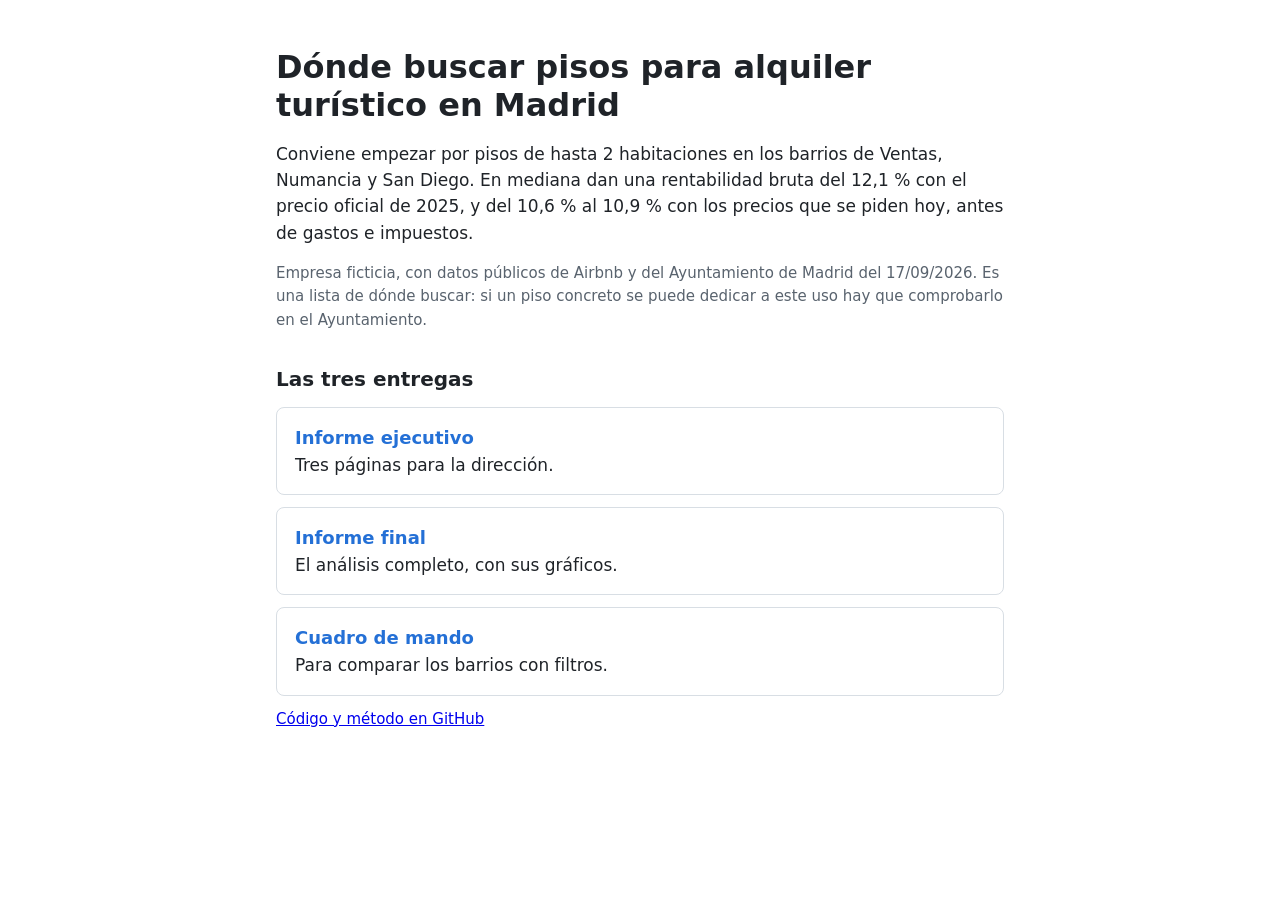
<file: index.html>
<!doctype html>
<html lang="es">
<head>
<meta charset="utf-8">
<meta name="viewport" content="width=device-width, initial-scale=1">
<title>Dónde buscar pisos para alquiler turístico en Madrid</title>
<meta name="description" content="Análisis con datos públicos: pisos de hasta 2 habitaciones en los barrios de Ventas, Numancia y San Diego.">
<style>
  :root { --tinta: #1f2328; --suave: #59636e; --linea: #d8dee4; --fondo: #fff; --acento: #2470d6; }
  * { box-sizing: border-box; }
  body { margin: 0; background: var(--fondo); color: var(--tinta); font: 17px/1.55 system-ui, -apple-system, "Segoe UI", Roboto, sans-serif; }
  main { max-width: 760px; margin: 0 auto; padding: 48px 16px; }
  h1 { font-size: 32px; line-height: 1.2; margin: 0 0 16px; }
  p { margin: 0 0 16px; }
  .nota { color: var(--suave); font-size: 15px; }
  a.entrega { display: block; padding: 16px 18px; margin: 0 0 12px; border: 1px solid var(--linea); border-radius: 8px; color: inherit; text-decoration: none; }
  a.entrega:hover, a.entrega:focus { border-color: var(--acento); }
  a.entrega strong { display: block; color: var(--acento); font-size: 18px; }
  h2 { font-size: 20px; margin: 32px 0 12px; }
</style>
</head>
<body>
<main>
  <h1>Dónde buscar pisos para alquiler turístico en Madrid</h1>
  <p>Conviene empezar por pisos de hasta 2 habitaciones en los barrios de Ventas, Numancia y San Diego. En mediana dan una rentabilidad bruta del 12,1 % con el precio oficial de 2025, y del 10,6 % al 10,9 % con los precios que se piden hoy, antes de gastos e impuestos.</p>
  <p class="nota">Empresa ficticia, con datos públicos de Airbnb y del Ayuntamiento de Madrid del 17/09/2026. Es una lista de dónde buscar: si un piso concreto se puede dedicar a este uso hay que comprobarlo en el Ayuntamiento.</p>

  <h2>Las tres entregas</h2>
  <a class="entrega" href="informes/informe_ejecutivo.html"><strong>Informe ejecutivo</strong>Tres páginas para la dirección.</a>
  <a class="entrega" href="informes/informe_final.html"><strong>Informe final</strong>El análisis completo, con sus gráficos.</a>
  <a class="entrega" href="informes/cuadro_mando.html"><strong>Cuadro de mando</strong>Para comparar los barrios con filtros.</a>

  <p class="nota"><a href="https://github.com/jleonceo/alquiler-turistico-madrid">Código y método en GitHub</a></p>
</main>
</body>
</html>
</file>
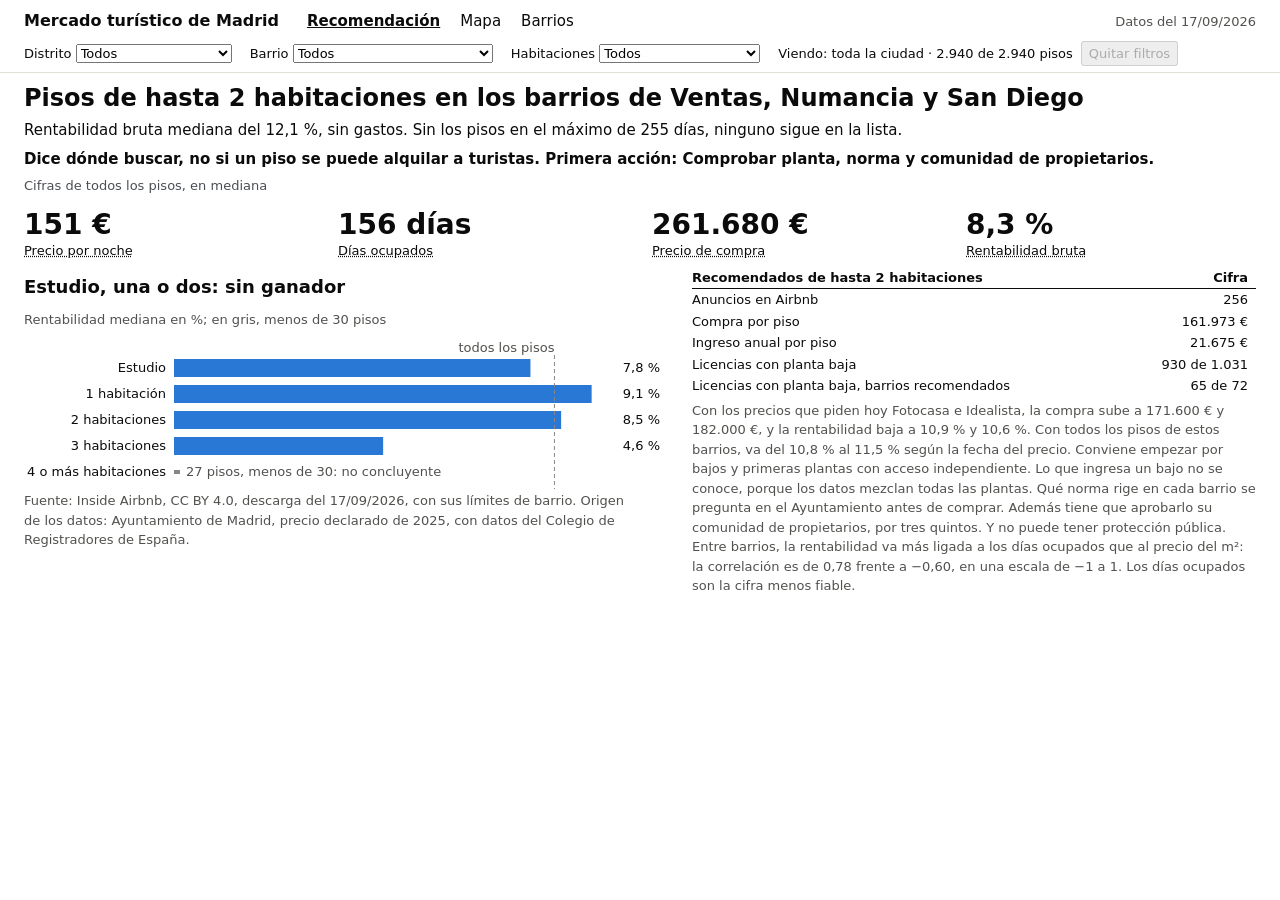
<file: informes/cuadro_mando.html>
<!doctype html>
<html lang="es">
<head>
<meta charset="utf-8">
<meta name="viewport" content="width=device-width, initial-scale=1">
<title>Mercado turístico de Madrid</title>
<style>/* Hoja de estilos de los informes de los casos de uso. Valores de reglas_de_salida.md §7 (E1 a E8).
   informe.py la mete dentro del HTML: el informe no carga nada de fuera.
   Plantilla copiada el 04/10/2026 de fuentes con licencia abierta: la ficha de gráficos de la ONS (título, subtítulo,
   dibujo y fuente en su propia línea debajo), la escala de espacios de GOV.UK (30 px entre bloques), los huecos del CSS
   de Observable Framework (4 px bajo el título, 16 antes del dibujo) y las tablas del Gobierno británico (sin rayas
   entre filas). */

/* E1: fondo siempre blanco. E3: texto #0b0b0b. */
html, body { margin: 0; background: #ffffff; color: #0b0b0b; }

/* E4: letra. E5: texto a 15 px con interlineado 1,5. TB2: cifras de ancho fijo. */
body { font-family: "Segoe UI", system-ui, sans-serif; font-size: 15px; line-height: 1.5; font-variant-numeric: tabular-nums; }

/* S1: panel fijo a la izquierda con la lista de páginas; compacto para que quepa entero en 650 px. */
nav { position: fixed; top: 0; left: 0; bottom: 0; width: 240px; box-sizing: border-box; padding: 24px 16px; border-right: 1px solid #e1e0d9; overflow-y: auto; background: #ffffff; }
.informe-titulo { font-size: 16px; font-weight: 700; margin: 0 0 4px; }
.informe-fecha { font-size: 13px; color: #52514e; margin: 0 0 12px; }
nav button { display: block; width: 100%; text-align: left; font: 15px "Segoe UI", system-ui, sans-serif; line-height: 1.3; color: #0b0b0b; background: #ffffff; border: 0; padding: 3px 0; cursor: pointer; }
nav button[aria-current="page"] { font-weight: 700; text-decoration: underline; }
/* S2: las páginas de cada pregunta, los límites y la decisión van juntas bajo su rótulo, sin número delante. */
nav .grupo { font-size: 13px; font-weight: 700; color: #52514e; margin: 8px 0 0; }
nav button.sub { padding-left: 12px; }

/* Zona de las páginas. */
main { margin-left: 240px; padding: 24px 40px 0; max-width: 1100px; }
/* Un solo ancho para todo lo de la página, el de dos gráficos en fila. */
.pagina { max-width: 1024px; }
/* El documento acaba donde acaba el contenido: sin margen debajo del último bloque, la página no se desplaza. */
.pagina > :last-child { margin-bottom: 0; }

/* E5: título de página 28 px y sección 20 px, en negrita. */
h1 { font-size: 28px; font-weight: 700; line-height: 1.25; margin: 0 0 12px; }
h2 { font-size: 20px; font-weight: 700; line-height: 1.3; margin: 20px 0 8px; }

/* T2: párrafos cortos, unos 75 caracteres por línea. */
.pagina p { max-width: 75ch; margin: 0 0 12px; }

/* S2: la pregunta que contesta la página, debajo del título, en negro y seminegrita para que se vea. */
.pagina p.pregunta { color: #0b0b0b; font-weight: 600; }

/* C1 y C2: cifras clave en fila, sin icono, borde ni fondo. E5: número a 28 px en negrita, etiqueta a 13.
   Cuatro casillas iguales: con dos o tres cifras quedan juntas a la izquierda. */
.cifras { display: grid; grid-template-columns: repeat(4, minmax(0, 1fr)); gap: 32px; margin: 15px 0 30px; }
.cifra-clave p { margin: 0; }
.cifra-clave .numero { font-size: 28px; font-weight: 700; line-height: 1.2; white-space: nowrap; }
.cifra-clave .etiqueta { font-size: 13px; }
.cifra-clave .contexto { font-size: 13px; color: #52514e; }

/* G1 y G2, como la ficha de gráficos de la ONS: título que dice la conclusión a 20 px, subtítulo con la medida a 16,
   el dibujo y la fuente en su propia línea debajo, a 13. 30 px entre bloques (GOV.UK). G7: el SVG va dentro. */
.grafico { margin: 30px 0; }
.g-titulo { font-size: 20px; font-weight: 700; line-height: 1.3; margin: 0 0 4px; }
.g-subtitulo { font-size: 16px; color: #52514e; line-height: 1.5; margin: 0 0 16px; }
.g-fuente { font-size: 13px; color: #52514e; line-height: 1.5; margin: 8px 0 0; }
.grafico svg { display: block; max-width: 100%; height: auto; }

/* S3: dos gráficos lado a lado, de 500 px cada uno; con el mismo subtítulo y la misma fuente, van una vez. */
.fila-bloque { margin: 30px 0; }
.fila { display: grid; grid-template-columns: repeat(2, minmax(0, 500px)); gap: 24px; }
.fila .grafico { margin: 0; }

/* Texto con un solo gráfico o una sola tabla: el texto a la izquierda y lo otro a la derecha, con el ancho que le
   pone informe.py en --ancho-otro. */
.lado { display: grid; grid-template-columns: minmax(0, 1fr) var(--ancho-otro); gap: 32px; align-items: start; margin: 30px 0; }
.lado .grafico { margin: 0; }
.lado table { margin-top: 0; }
.lado .fuente { margin-bottom: 0; }

/* TB2 y TB4, como las tablas del Gobierno británico: números y sus cabeceras a la derecha, una línea bajo la cabecera
   y sobre el total, sin rayas entre filas, total en negrita. E5: tabla a 13 px. */
table { border-collapse: collapse; font-size: 13px; margin: 30px 0 0; }
th { text-align: left; font-weight: 700; padding: 6px 16px 6px 0; border-bottom: 1px solid #0b0b0b; vertical-align: bottom; }
td { text-align: left; padding: 6px 16px 6px 0; vertical-align: top; }
th.num, td.num { text-align: right; }
tr.total td { font-weight: 700; border-top: 1px solid #0b0b0b; }
/* Una tabla sin cifras es texto para leer: a 15 px y a todo el ancho. */
table.texto { font-size: 15px; width: 100%; }
table.texto td:first-child { font-weight: 600; }

/* F1: la fuente debajo de la tabla, a 13 px. */
.fuente { font-size: 13px; color: #52514e; margin: 8px 0 30px; }

/* G20: la etiqueta de cada valor al pasar el ratón o con el tabulador. Fondo blanco, borde fino, sin sombra (E6, E8).
   Los valores reciben el ratón aunque su marca no se vea (los puntos de una línea). */
svg g.dato { pointer-events: all; }
svg g.dato:focus { outline: 2px solid #0b0b0b; }
.etiqueta-dato { position: fixed; z-index: 10; max-width: 320px; padding: 4px 8px; font-size: 13px; line-height: 1.4; color: #0b0b0b; background: #ffffff; border: 1px solid #0b0b0b; pointer-events: none; }
.etiqueta-dato[hidden] { display: none; }

/* En una ventana estrecha, lo lado a lado y los gráficos en fila van uno debajo de otro, y las cifras, de dos en dos. */
@media (max-width: 1180px) {
  .lado { grid-template-columns: 1fr; }
  .fila { grid-template-columns: 1fr; }
  .cifras { grid-template-columns: repeat(2, minmax(0, 1fr)); }
}

/* Al imprimir, sin panel, con todas las páginas y cada una en su hoja. */
@media print {
  nav { display: none; }
  .etiqueta-dato { display: none; }
  main { margin-left: 0; }
  section[hidden] { display: block; }
  section + section { break-before: page; }
}

/* El cuadro va sin panel lateral: las pestañas ocupan la fila de arriba (CM1). */
main { margin: 0; padding: 0 24px; max-width: none; }
.pagina { max-width: 1300px; }
h1 { margin: 10px 0 6px; font-size: 24px; }
.barra { display: flex; align-items: baseline; gap: 28px; padding: 8px 24px 0; }
.barra .nombre { font-weight: 700; font-size: 16px; }
.barra .fecha { margin-left: auto; font-size: 13px; color: #52514e; }
.pestanas { display: flex; gap: 20px; }
.pestanas button { font: inherit; background: none; border: 0; padding: 2px 0; cursor: pointer; color: #0b0b0b; }
.pestanas button[aria-selected="true"] { font-weight: 700; text-decoration: underline; }
.filtros { display: flex; flex-wrap: wrap; align-items: center; gap: 8px 18px; padding: 6px 24px; font-size: 13px; border-bottom: 1px solid #e1e0d9; }
.filtros select { font: inherit; max-width: 200px; }
#viendo { margin: 0; font-size: 13px; }
#quitar { font: inherit; font-size: 13px; margin-left: 8px; }
.cifras { margin: 6px 0 6px; gap: 24px; }
button.cifra-clave { all: unset; display: block; cursor: pointer; min-width: 0; }
.cifra-clave span { display: block; overflow: hidden; text-overflow: ellipsis; white-space: nowrap; }
.cifra-clave .etiqueta { text-decoration: underline dotted; }
button.cifra-clave:focus-visible, button.def:focus-visible { outline: 2px solid #0b0b0b; }
.definicion { margin: 0 0 8px; font-size: 13px; max-width: 110ch; }
.definicion[hidden] { display: none; }
.pagina p.texto { margin: 0 0 6px; max-width: 110ch; }
.pagina p.limite { font-weight: 600; }
.etiqueta-cifras { margin: 6px 0 2px; font-size: 13px; color: #4a4f55; }
.grafico { margin: 8px 0 0; }
.g-titulo { font-size: 18px; }
.g-subtitulo { font-size: 13px; margin: 0 0 4px; }
.lado-mapa { display: grid; grid-template-columns: auto minmax(0, 1fr); gap: 16px; align-items: start; }
.leyenda { display: flex; flex-wrap: wrap; gap: 4px 14px; font-size: 13px; margin: 6px 0; }
.leyenda svg { vertical-align: -1px; margin-right: 4px; }
#mapa { display: block; max-width: 100%; height: auto; }
#mapa path { cursor: default; }
#mapa path.apagado { opacity: 0.15; }
#mapa path:focus { outline: none; stroke: #0b0b0b; stroke-width: 1.5; }
.lado-reco { display: grid; grid-template-columns: minmax(0, 640px) minmax(0, 1fr); gap: 28px; align-items: start; }
@media (max-width: 760px) {
  .barra { flex-wrap: wrap; gap: 8px 20px; }
  .lado-reco, .lado-mapa { grid-template-columns: minmax(0, 1fr); }
  .pagina svg { max-width: 100%; height: auto; }
  .pagina table { display: block; overflow-x: auto; }
}
.fija table { margin: 0 0 4px; width: 100%; font-size: 13px; }
.fija td, .fija th { padding: 1px 8px 1px 0; }
.fija .g-fuente { margin: 4px 0 6px; max-width: none; }
.tabla-larga { max-height: calc(100vh - 402px); min-height: 150px; overflow: auto; margin-top: 4px; }
.tabla-larga table { margin: 0; width: 100%; }
.tabla-larga th { position: sticky; top: 0; background: #ffffff; z-index: 1; }
.tabla-larga td:nth-child(2) { white-space: nowrap; }
.tabla-larga td { padding-top: 3px; padding-bottom: 3px; }
button.def { all: unset; font-weight: 700; text-decoration: underline dotted; cursor: pointer; }
tr.total td { position: sticky; bottom: 0; background: #ffffff; }
.g-fuente { margin: 6px 0 4px; }
svg .dato:focus { outline: none; stroke: #0b0b0b; }
</style>
</head>
<body>

<div id="cuadro" data-estado="cargando">
<div class="barra">
  <span class="nombre">Mercado turístico de Madrid</span>
  <div class="pestanas" role="tablist">
    <button role="tab" id="t-recomendacion" aria-controls="p-recomendacion" data-pestana="recomendacion">Recomendación</button>
    <button role="tab" id="t-mapa" aria-controls="p-mapa" data-pestana="mapa">Mapa</button>
    <button role="tab" id="t-barrios" aria-controls="p-barrios" data-pestana="barrios">Barrios</button>
  </div>
  <span class="fecha">Datos del 17/09/2026</span>
</div>
<div class="filtros">
  <label>Distrito <select id="f-distrito"></select></label>
  <label>Barrio <select id="f-barrio"></select></label>
  <label>Habitaciones <select id="f-dorm"></select></label>
  <p id="viendo"><span id="viendo-texto"></span><button id="quitar" type="button">Quitar filtros</button></p>
</div>
<main>
<section class="pagina" id="p-recomendacion" role="tabpanel" aria-labelledby="t-recomendacion">
  <h1>Pisos de hasta 2 habitaciones en los barrios de Ventas, Numancia y San Diego</h1>
  <p class="texto">Rentabilidad bruta mediana del 12,1 %, sin gastos. Sin los pisos en el máximo de 255 días, ninguno sigue en la lista.</p>
  <p class="texto limite">Dice dónde buscar, no si un piso se puede alquilar a turistas. Primera acción: Comprobar planta, norma y comunidad de propietarios.</p>
  <p class="etiqueta-cifras" id="etiqueta-cifras"></p>
  <div class="cifras" id="cifras-recomendacion"></div>
  <p class="definicion" id="def-recomendacion" hidden></p>
  <div class="lado-reco">
    <div class="grafico" id="g-dormitorios">
      <p class="g-titulo" id="g-dormitorios-titulo"></p>
      <p class="g-subtitulo">Rentabilidad mediana en %; en gris, menos de 30 pisos</p>
      <div id="g-dormitorios-dibujo"></div>
      <p class="g-fuente">Fuente: Inside Airbnb, CC BY 4.0, descarga del 17/09/2026, con sus límites de barrio. Origen de los datos: Ayuntamiento de Madrid, precio declarado de 2025, con datos del Colegio de Registradores de España.</p>
    </div>
    <div class="fija"><table><thead><tr><th>Recomendados de hasta 2 habitaciones</th><th class="num">Cifra</th></tr></thead><tbody><tr><td>Anuncios en Airbnb</td><td class="num">256</td></tr><tr><td>Compra por piso</td><td class="num">161.973 €</td></tr><tr><td>Ingreso anual por piso</td><td class="num">21.675 €</td></tr><tr><td>Licencias con planta baja</td><td class="num">930 de 1.031</td></tr><tr><td>Licencias con planta baja, barrios recomendados</td><td class="num">65 de 72</td></tr></tbody></table><p class="g-fuente">Con los precios que piden hoy Fotocasa e Idealista, la compra sube a 171.600 € y 182.000 €, y la rentabilidad baja a 10,9 % y 10,6 %. Con todos los pisos de estos barrios, va del 10,8 % al 11,5 % según la fecha del precio. Conviene empezar por bajos y primeras plantas con acceso independiente. Lo que ingresa un bajo no se conoce, porque los datos mezclan todas las plantas. Qué norma rige en cada barrio se pregunta en el Ayuntamiento antes de comprar. Además tiene que aprobarlo su comunidad de propietarios, por tres quintos. Y no puede tener protección pública. Entre barrios, la rentabilidad va más ligada a los días ocupados que al precio del m²: la correlación es de 0,78 frente a −0,60, en una escala de −1 a 1. Los días ocupados son la cifra menos fiable.</p></div>
  </div>
</section>
<section class="pagina" id="p-mapa" role="tabpanel" aria-labelledby="t-mapa" hidden>
  <h1>Los barrios recomendados son Ventas, Numancia y San Diego</h1>
  <p class="texto">El barrio de Numancia rinde más que la mediana de todos los pisos. En los barrios de Ventas y San Diego no se puede asegurar. <button class="def" type="button" data-def="distingue">Qué significa</button></p>
  <div class="cifras" id="cifras-mapa"></div>
  <p class="definicion" id="def-mapa" hidden></p>
  <div class="lado-mapa">
    <svg id="mapa" viewBox="0 0 680 360" width="680" height="360" role="img" aria-label="Mapa de los barrios de Madrid por clase"><defs><pattern id="rayado" width="5" height="5" patternUnits="userSpaceOnUse" patternTransform="rotate(45)"><line x1="0" y1="0" x2="0" y2="5" stroke="#898781" stroke-width="1"/></pattern></defs><g stroke="#ffffff" stroke-width="0.6" fill-rule="evenodd"><path d="M338.0,241.0L337.6,241.1L336.2,241.0L336.4,241.4L336.3,241.7L336.2,242.2L336.1,242.5L335.9,243.0L335.9,243.1L335.7,243.6L335.8,243.6L335.7,244.2L335.7,244.4L335.7,244.5L335.7,244.7L335.8,245.0L335.8,245.1L335.7,245.2L335.8,245.6L335.7,245.7L335.6,246.0L335.8,246.3L335.9,246.3L336.1,246.9L336.3,247.1L336.2,247.5L336.1,248.0L336.5,248.1L336.7,248.2L336.8,248.4L336.6,249.2L336.5,249.3L336.1,250.5L335.9,250.6L335.9,250.7L335.4,251.5L334.6,252.8L334.5,253.0L333.8,254.0L333.3,255.5L333.0,255.4L331.7,254.6L330.4,254.0L329.2,253.3L327.9,250.7L328.3,249.7L329.1,247.8L327.8,247.8L327.1,247.7L326.9,247.7L326.2,247.7L324.2,247.7L324.3,246.2L324.7,244.3L324.8,243.4L324.9,242.9L325.1,242.8L325.4,242.6L325.7,242.2L326.0,241.9L326.3,241.4L326.4,241.2L326.4,241.0L328.2,240.9L329.2,240.9L329.8,240.9L330.2,240.9L331.5,239.7L331.9,239.4L332.0,239.3L332.1,239.1L332.2,239.0L333.3,238.1L333.7,237.8L333.9,237.7L334.0,237.6L334.5,238.2L336.3,239.6L338.0,241.0Z" fill="url(#rayado)" data-barrio="Palacio" data-distrito="Centro" data-clase="menos de 30" tabindex="0"/><path d="M339.6,247.3L340.4,247.8L341.5,248.2L343.0,249.0L343.5,249.4L343.9,249.6L345.3,250.6L346.2,251.2L347.6,252.0L349.3,252.9L349.2,253.3L349.3,253.6L348.8,254.0L348.6,254.3L348.4,254.4L348.4,254.5L348.3,254.7L348.3,254.9L348.2,255.1L347.9,255.0L347.7,254.8L347.6,254.8L347.5,254.8L346.6,255.2L346.5,255.1L344.5,255.8L344.4,255.8L343.3,256.2L342.7,256.5L342.0,256.7L340.7,257.2L340.4,257.2L339.6,257.0L337.5,256.5L336.0,256.1L335.0,255.9L334.7,255.8L333.6,255.6L333.3,255.5L333.8,254.0L334.5,253.0L334.6,252.8L335.4,251.5L335.9,250.7L335.9,250.6L336.1,250.5L336.5,249.3L336.6,249.2L336.8,248.4L336.7,248.2L336.8,248.1L337.7,247.7L338.3,247.7L338.8,247.7L338.9,247.8L338.9,247.7L339.6,247.3Z" fill="url(#rayado)" data-barrio="Embajadores" data-distrito="Centro" data-clase="menos de 30" tabindex="0"/><path d="M344.3,242.1L345.6,242.6L346.4,242.4L347.4,242.1L348.3,242.0L348.4,242.5L348.3,242.9L348.0,244.5L347.9,245.2L347.9,245.7L348.1,246.5L348.3,247.6L348.5,249.1L348.7,250.4L348.9,251.7L349.1,252.2L349.3,252.9L347.6,252.0L346.2,251.2L345.3,250.6L343.9,249.6L343.5,249.4L343.0,249.0L341.5,248.2L340.4,247.8L339.6,247.3L340.0,246.9L340.0,247.0L340.1,247.1L340.2,247.1L340.7,246.6L341.1,246.2L341.7,245.7L341.8,245.6L342.0,245.4L342.1,245.3L342.3,245.1L342.4,244.9L342.9,244.0L343.1,243.6L343.3,243.5L343.1,242.8L343.0,242.0L343.0,241.5L344.3,242.1Z" fill="url(#rayado)" data-barrio="Cortes" data-distrito="Centro" data-clase="menos de 30" tabindex="0"/><path d="M346.4,242.4L345.6,242.6L344.3,242.1L343.0,241.5L342.5,241.4L342.1,241.3L341.8,241.3L341.5,241.3L341.4,241.2L341.8,239.9L342.0,239.3L342.0,239.1L342.1,238.6L342.2,238.1L342.2,238.0L342.2,237.4L342.2,237.2L342.2,237.1L342.2,236.8L342.2,236.1L342.1,235.7L342.0,235.6L342.0,235.5L341.8,234.9L341.4,233.6L340.8,231.7L341.2,231.8L343.2,232.3L345.1,232.8L346.2,233.2L346.7,233.5L347.7,234.1L349.7,235.5L350.5,235.7L349.9,238.0L348.3,242.0L347.4,242.1L346.4,242.4Z" fill="url(#rayado)" data-barrio="Justicia" data-distrito="Centro" data-clase="menos de 30" tabindex="0"/><path d="M341.8,239.9L341.4,241.2L341.5,241.3L338.8,241.0L338.5,241.0L338.3,241.0L338.0,241.0L336.3,239.6L334.5,238.2L334.0,237.6L333.3,236.7L332.7,235.6L332.1,234.5L331.5,233.4L331.3,233.0L331.0,232.4L330.2,230.9L329.7,230.0L329.6,230.0L330.9,230.2L331.8,230.3L333.2,230.5L334.3,230.6L335.6,230.8L336.2,230.9L336.5,230.9L336.7,230.9L336.8,230.9L338.1,231.1L339.8,231.5L340.8,231.7L341.4,233.6L341.8,234.9L342.0,235.5L342.0,235.6L342.1,235.7L342.2,236.1L342.2,236.8L342.2,237.1L342.2,237.2L342.2,237.4L342.2,238.0L342.2,238.1L342.1,238.6L342.0,239.1L342.0,239.3L341.8,239.9Z" fill="url(#rayado)" data-barrio="Universidad" data-distrito="Centro" data-clase="menos de 30" tabindex="0"/><path d="M338.8,241.0L341.5,241.3L341.8,241.3L342.1,241.3L342.5,241.4L343.0,241.5L343.0,242.0L343.1,242.8L343.3,243.5L343.1,243.6L342.9,244.0L342.4,244.9L342.3,245.1L342.1,245.3L342.0,245.4L341.8,245.6L341.7,245.7L341.1,246.2L340.7,246.6L340.2,247.1L340.1,247.1L340.0,247.0L340.0,246.9L339.6,247.3L338.9,247.7L338.9,247.8L338.8,247.7L338.3,247.7L337.7,247.7L336.8,248.1L336.7,248.2L336.5,248.1L336.1,248.0L336.2,247.5L336.3,247.1L336.1,246.9L335.9,246.3L335.8,246.3L335.6,246.0L335.7,245.7L335.8,245.6L335.7,245.2L335.8,245.1L335.8,245.0L335.7,244.7L335.7,244.5L335.7,244.4L335.7,244.2L335.8,243.6L335.7,243.6L335.9,243.1L335.9,243.0L336.1,242.5L336.2,242.2L336.3,241.7L336.4,241.4L336.2,241.0L337.6,241.1L338.0,241.0L338.3,241.0L338.5,241.0L338.8,241.0Z" fill="url(#rayado)" data-barrio="Sol" data-distrito="Centro" data-clase="menos de 30" tabindex="0"/><path d="M331.1,261.6L330.7,262.9L329.9,262.6L329.5,262.6L329.2,262.5L329.0,262.6L328.8,262.6L327.4,262.7L327.1,262.7L326.8,262.7L326.6,262.6L326.3,262.5L325.7,262.0L325.2,261.5L325.1,261.3L325.0,261.1L324.8,260.5L324.8,260.3L324.7,259.8L324.5,258.5L324.4,258.1L324.4,257.7L324.4,257.0L324.5,256.4L324.7,255.4L324.8,255.1L324.8,254.9L325.1,253.5L324.5,250.5L324.4,250.1L324.3,249.9L324.2,249.8L324.2,249.4L324.2,247.7L326.2,247.7L326.9,247.7L327.1,247.7L327.8,247.8L329.1,247.8L328.3,249.7L327.9,250.7L329.2,253.3L330.4,254.0L331.7,254.6L333.0,255.4L333.3,255.5L332.6,257.5L332.1,259.0L331.1,261.6Z" fill="url(#rayado)" data-barrio="Imperial" data-distrito="Arganzuela" data-clase="menos de 30" tabindex="0"/><path d="M339.6,257.0L340.4,257.2L340.7,257.2L341.4,258.4L342.3,259.8L343.1,261.2L343.3,261.4L343.0,262.0L342.4,262.8L341.9,263.6L341.5,264.2L341.1,264.7L341.0,264.8L340.9,264.9L340.1,266.0L339.0,267.6L336.8,266.9L336.1,266.7L335.7,266.5L334.9,266.2L334.4,265.9L334.0,265.7L333.6,265.4L332.9,264.8L332.5,264.3L332.1,263.9L331.9,263.7L331.4,263.2L330.7,262.9L331.1,261.6L332.1,259.0L332.6,257.5L333.3,255.5L333.6,255.6L334.7,255.8L335.0,255.9L336.0,256.1L337.5,256.5L339.6,257.0Z" fill="url(#rayado)" data-barrio="Acacias" data-distrito="Arganzuela" data-clase="menos de 30" tabindex="0"/><path d="M346.7,272.0L344.3,274.1L343.1,272.5L340.8,269.3L340.0,268.4L339.2,267.8L339.0,267.6L340.1,266.0L340.9,264.9L341.0,264.8L341.1,264.7L341.5,264.2L341.9,263.6L342.4,262.8L343.0,262.0L343.3,261.4L344.0,263.1L344.4,263.8L345.4,265.7L345.8,266.4L346.1,266.9L347.0,268.7L346.9,269.9L346.7,272.0Z" fill="url(#rayado)" data-barrio="Chopera" data-distrito="Arganzuela" data-clase="menos de 30" tabindex="0"/><path d="M359.1,267.8L361.0,270.0L361.4,270.4L361.6,270.5L361.8,270.7L360.9,271.6L360.3,272.2L360.0,272.6L359.6,273.2L356.7,278.9L356.6,279.1L356.4,279.3L356.2,279.4L355.8,279.7L355.5,279.7L355.4,279.8L355.0,279.9L353.3,280.2L353.0,280.3L352.3,280.6L352.0,280.7L351.9,280.7L351.7,280.8L351.5,280.9L351.4,281.0L350.7,281.5L349.0,279.4L346.3,276.4L344.3,274.1L346.7,272.0L347.0,271.9L348.2,271.3L348.4,271.3L351.7,269.8L352.2,270.7L352.2,270.8L353.1,270.3L353.8,269.8L354.0,269.6L355.1,268.8L355.3,269.1L355.7,270.0L356.1,269.7L357.0,269.0L357.4,268.7L357.9,268.4L358.0,268.3L358.4,268.1L358.8,267.9L358.9,267.8L359.0,267.8L359.1,267.8Z" fill="url(#rayado)" data-barrio="Legazpi" data-distrito="Arganzuela" data-clase="menos de 30" tabindex="0"/><path d="M345.9,261.6L347.6,261.7L347.8,261.6L348.7,261.7L348.9,261.7L349.0,261.7L350.1,261.8L354.3,262.1L356.8,265.1L358.6,267.2L358.9,267.6L359.1,267.8L359.0,267.8L358.9,267.8L358.8,267.9L358.4,268.1L358.0,268.3L357.9,268.4L357.4,268.7L357.0,269.0L356.1,269.7L355.7,270.0L355.3,269.1L355.1,268.8L354.0,269.6L353.8,269.8L353.1,270.3L352.2,270.8L352.2,270.7L351.7,269.8L348.4,271.3L348.2,271.3L347.0,271.9L346.7,272.0L346.9,269.9L347.0,268.7L346.1,266.9L345.8,266.4L345.4,265.7L344.4,263.8L344.0,263.1L343.3,261.4L345.9,261.6Z" fill="url(#rayado)" data-barrio="Delicias" data-distrito="Arganzuela" data-clase="menos de 30" tabindex="0"/><path d="M348.5,254.9L349.8,256.6L350.3,257.1L350.4,257.3L352.5,259.8L352.5,259.9L352.6,260.0L352.6,260.1L352.8,260.4L353.3,260.9L353.7,261.4L354.3,262.1L350.1,261.8L349.0,261.7L348.9,261.7L348.7,261.7L347.8,261.6L347.6,261.7L345.9,261.6L343.3,261.4L343.1,261.2L342.3,259.8L341.4,258.4L340.7,257.2L342.0,256.7L342.7,256.5L343.3,256.2L344.4,255.8L344.5,255.8L346.5,255.1L346.6,255.2L347.5,254.8L347.6,254.8L347.7,254.8L347.9,255.0L348.2,255.1L348.3,254.9L348.3,254.7L348.4,254.5L348.4,254.6L348.4,254.8L348.4,254.9L348.5,254.9Z" fill="url(#rayado)" data-barrio="Palos de Moguer" data-distrito="Arganzuela" data-clase="menos de 30" tabindex="0"/><path d="M366.8,255.6L366.8,255.8L366.7,255.9L366.7,256.0L366.6,256.2L366.5,256.4L366.4,256.5L366.3,256.6L366.2,256.7L365.3,258.1L365.0,258.4L364.6,259.1L363.9,260.1L363.1,261.2L361.5,263.7L359.7,261.7L359.3,261.4L359.2,261.4L358.9,261.1L358.4,260.9L357.9,260.6L357.3,260.1L357.1,260.0L357.0,260.0L356.9,260.0L356.8,260.0L355.2,259.1L353.5,257.6L352.6,256.6L352.0,255.8L351.8,255.6L351.8,255.5L352.0,255.1L353.8,255.7L354.0,255.8L354.1,255.8L354.4,255.7L354.6,255.7L356.2,255.4L357.3,255.1L358.9,254.8L359.9,254.6L360.9,254.7L362.7,254.9L362.9,254.9L363.9,255.0L365.2,255.2L366.8,255.5L366.8,255.6Z" fill="url(#rayado)" data-barrio="Pacífico" data-distrito="Retiro" data-clase="menos de 30" tabindex="0"/><path d="M370.9,255.7L370.9,255.8L367.8,255.5L366.8,255.5L367.0,253.5L367.1,252.1L367.2,250.4L367.2,249.3L367.3,248.8L367.4,247.1L367.5,245.2L367.5,245.1L367.5,244.9L367.6,243.5L367.8,240.5L367.8,240.0L371.0,241.1L372.7,241.6L376.2,242.7L375.9,244.0L375.5,245.0L374.6,246.9L374.2,247.7L374.2,247.9L373.9,248.5L373.1,250.2L373.0,250.2L372.7,250.9L372.4,252.0L372.1,252.8L371.8,253.5L370.9,255.7Z" fill="url(#rayado)" data-barrio="Estrella" data-distrito="Retiro" data-clase="menos de 30" tabindex="0"/><path d="M367.6,243.5L367.5,244.9L365.8,244.8L365.7,245.1L363.1,245.6L363.0,245.6L361.8,245.9L360.7,246.1L360.3,244.4L360.2,244.1L359.6,241.7L359.3,240.7L359.1,240.2L359.0,239.5L359.4,239.5L359.8,239.5L360.9,239.6L362.2,239.7L363.5,239.7L364.7,239.8L367.8,240.0L367.8,240.5L367.6,243.5Z" fill="url(#rayado)" data-barrio="Ibiza" data-distrito="Retiro" data-clase="menos de 30" tabindex="0"/><path d="M359.9,254.6L358.9,254.8L357.3,255.1L356.2,255.4L354.6,255.7L354.4,255.7L354.1,255.8L354.0,255.8L353.8,255.7L352.0,255.1L351.8,255.5L351.8,255.6L351.5,255.4L350.9,255.0L350.7,254.7L350.6,254.8L350.2,254.3L349.9,254.1L349.7,253.9L349.6,253.9L349.3,253.6L349.2,253.3L349.3,252.9L349.1,252.2L348.9,251.7L348.7,250.4L348.5,249.1L348.3,247.6L348.1,246.5L347.9,245.7L347.9,245.2L348.0,244.5L348.3,242.9L348.4,242.5L348.3,242.0L349.1,241.8L351.9,241.3L354.1,240.7L354.2,240.7L354.7,240.5L355.1,240.4L355.2,240.4L355.3,240.4L356.4,240.2L357.0,240.0L357.9,239.8L359.0,239.5L359.1,240.2L359.3,240.7L359.6,241.7L360.2,244.1L360.3,244.4L360.7,246.1L361.5,248.8L361.9,250.4L361.9,250.5L361.4,251.6L360.2,253.8L359.9,254.6Z" fill="url(#rayado)" data-barrio="Jerónimos" data-distrito="Retiro" data-clase="menos de 30" tabindex="0"/><path d="M367.0,253.5L366.8,255.5L365.2,255.2L363.9,255.0L362.9,254.9L362.7,254.9L360.9,254.7L359.9,254.6L360.2,253.8L361.4,251.6L361.9,250.5L361.9,250.4L361.5,248.8L360.7,246.1L361.8,245.9L363.0,245.6L363.1,245.6L365.7,245.1L365.8,244.8L367.5,244.9L367.5,245.1L367.5,245.2L367.4,247.1L367.3,248.8L367.2,249.3L367.2,250.4L367.1,252.1L367.0,253.5Z" fill="url(#rayado)" data-barrio="Niño Jesús" data-distrito="Retiro" data-clase="menos de 30" tabindex="0"/><path d="M349.1,241.8L348.3,242.0L349.9,238.0L350.5,235.7L350.8,234.2L351.1,232.8L351.4,231.3L354.1,231.5L354.9,231.5L355.8,231.6L359.1,231.8L359.0,233.3L358.9,234.8L358.8,236.0L358.8,236.3L358.6,238.4L359.0,239.5L357.9,239.8L357.0,240.0L356.4,240.2L355.3,240.4L355.2,240.4L355.1,240.4L354.7,240.5L354.2,240.7L354.1,240.7L351.9,241.3L349.1,241.8Z" fill="url(#rayado)" data-barrio="Recoletos" data-distrito="Salamanca" data-clase="menos de 30" tabindex="0"/><path d="M368.0,238.2L367.8,240.0L364.7,239.8L363.5,239.7L362.2,239.7L360.9,239.6L359.8,239.5L359.4,239.5L359.0,239.5L358.6,238.4L358.8,236.3L358.8,236.0L358.9,234.8L359.0,233.3L359.1,231.8L360.3,231.9L361.4,232.0L362.6,232.0L363.9,232.1L365.2,232.2L365.6,232.2L367.7,232.4L368.1,232.7L368.2,233.9L368.1,235.4L368.1,236.3L368.1,236.6L368.0,237.2L368.0,237.3L368.0,238.0L368.0,238.2Z" fill="url(#rayado)" data-barrio="Goya" data-distrito="Salamanca" data-clase="menos de 30" tabindex="0"/><path d="M366.9,231.0L367.7,232.4L365.6,232.2L365.2,232.2L363.9,232.1L362.6,232.0L361.4,232.0L360.3,231.9L359.1,231.8L359.2,229.2L359.3,227.8L359.4,226.7L359.4,225.6L359.5,224.3L359.7,222.7L360.8,222.8L361.0,222.8L361.6,223.6L362.4,224.5L363.1,225.5L364.3,227.0L364.5,227.3L365.4,228.8L366.3,230.2L366.9,231.0Z" fill="url(#rayado)" data-barrio="Lista" data-distrito="Salamanca" data-clase="menos de 30" tabindex="0"/><path d="M359.2,229.2L359.1,231.8L355.8,231.6L354.9,231.5L354.1,231.5L351.4,231.3L351.6,230.0L352.1,227.6L352.1,227.4L351.8,225.2L351.8,225.1L351.3,224.2L350.3,222.2L353.9,222.4L354.7,222.4L355.5,222.5L356.4,222.5L357.5,222.6L358.5,222.7L359.7,222.7L359.5,224.3L359.4,225.6L359.4,226.7L359.3,227.8L359.2,229.2Z" fill="url(#rayado)" data-barrio="Castellana" data-distrito="Salamanca" data-clase="menos de 30" tabindex="0"/><path d="M359.7,221.2L359.7,222.7L358.5,222.7L357.5,222.6L356.4,222.5L355.5,222.5L354.7,222.4L353.9,222.4L350.3,222.2L349.9,220.9L349.4,218.7L349.9,213.5L349.9,212.1L350.3,207.1L351.5,207.2L354.2,207.4L357.8,207.6L359.9,207.6L360.9,207.6L360.6,210.8L360.4,213.0L360.2,215.5L360.0,218.2L359.9,219.3L359.7,221.2Z" fill="url(#rayado)" data-barrio="El Viso" data-distrito="Chamartín" data-clase="menos de 30" tabindex="0"/><path d="M402.4,258.3L403.2,258.7L403.1,259.0L402.9,259.5L402.7,260.2L402.5,261.2L402.4,261.5L402.1,262.7L402.0,263.7L401.9,264.0L401.8,264.6L401.7,264.7L401.4,265.9L401.2,266.4L399.8,270.4L397.2,269.7L392.1,268.3L391.7,268.2L391.3,268.1L391.5,267.2L392.5,265.3L392.9,264.4L394.4,261.5L395.4,259.5L395.9,258.5L397.5,258.5L398.1,258.5L400.0,258.5L400.8,258.5L400.9,258.5L401.0,258.5L401.1,258.6L401.3,258.3L401.6,258.1L401.8,257.9L401.9,258.0L402.0,258.1L402.4,258.3Z" fill="url(#rayado)" data-barrio="Pavones" data-distrito="Moratalaz" data-clase="menos de 30" tabindex="0"/><path d="M364.1,174.6L364.0,175.2L364.0,175.3L363.9,176.2L363.7,177.3L363.6,177.8L363.6,178.0L363.6,178.2L363.5,178.9L363.5,179.3L363.4,179.9L363.4,180.5L363.5,181.1L363.5,181.3L363.5,181.7L363.6,182.2L363.6,182.4L363.7,182.7L364.0,183.8L364.1,184.2L364.4,184.9L365.4,186.6L366.1,187.9L368.3,191.7L365.7,192.2L363.6,191.2L361.7,190.5L361.7,190.6L361.2,190.6L360.2,190.8L359.7,190.8L359.7,190.7L359.6,190.7L356.5,191.0L356.0,191.1L355.7,191.2L355.3,191.3L351.4,192.4L351.6,191.2L352.0,189.2L352.2,188.2L352.5,186.8L352.8,185.3L353.2,183.7L353.2,183.6L353.8,181.0L354.3,178.7L354.4,177.8L354.6,177.0L354.7,176.6L354.7,176.5L354.7,176.3L354.8,176.1L354.8,176.0L354.8,175.7L354.8,175.5L354.8,175.4L354.8,175.2L354.7,175.1L354.8,175.1L355.0,175.1L355.1,175.1L355.3,175.1L355.5,175.0L355.7,175.0L356.0,174.9L356.2,174.8L357.2,174.4L357.4,174.3L357.8,174.1L358.0,174.1L358.2,174.0L358.3,173.9L358.5,173.9L358.7,173.8L358.9,173.7L359.4,173.6L359.7,173.5L360.0,173.5L360.1,173.4L360.3,173.4L360.4,173.4L360.5,173.4L360.7,173.4L361.0,173.3L361.1,173.3L361.6,173.3L361.9,173.3L362.2,173.3L363.0,173.3L363.4,173.2L364.2,173.2L364.2,173.9L364.1,174.6Z" fill="url(#rayado)" data-barrio="Castilla" data-distrito="Chamartín" data-clase="menos de 30" tabindex="0"/><path d="M339.6,212.8L339.5,214.2L339.5,216.6L339.5,217.8L339.3,221.4L337.5,221.4L337.1,221.3L336.1,221.3L334.7,221.2L333.8,221.2L332.4,221.1L331.3,221.0L330.5,221.0L329.5,220.9L328.5,220.8L328.5,220.6L328.5,220.4L328.5,220.2L328.5,220.1L328.3,219.6L328.1,219.0L327.3,217.0L326.9,216.4L326.8,216.0L326.7,214.8L326.7,214.7L326.7,214.6L326.8,214.5L326.9,214.3L327.4,213.7L328.1,212.9L328.2,212.9L328.5,212.9L328.7,212.9L328.8,212.9L328.9,213.0L330.1,213.6L330.2,213.6L330.8,213.9L332.8,213.2L334.3,212.7L335.3,212.5L336.0,212.5L337.3,212.6L337.8,212.6L339.6,212.8Z" fill="url(#rayado)" data-barrio="Vallehermoso" data-distrito="Chamberí" data-clase="menos de 30" tabindex="0"/><path d="M380.9,4.6L381.1,4.6L381.2,4.6L381.4,4.7L381.5,4.7L381.8,4.8L381.9,4.9L382.0,4.9L382.1,4.9L382.2,5.0L382.4,5.1L382.5,5.2L382.8,5.3L383.0,5.4L383.3,5.5L383.3,5.6L383.5,5.6L383.6,5.7L383.8,5.8L384.0,5.9L384.1,6.0L384.2,6.0L384.4,6.2L384.6,6.4L384.7,6.5L384.8,6.6L384.9,6.7L385.0,6.8L385.1,7.0L385.2,7.1L385.3,7.2L385.4,7.4L385.7,7.7L386.1,8.1L386.5,8.4L386.6,8.6L386.9,8.8L387.0,8.9L387.2,9.1L387.4,9.3L387.5,9.4L387.6,9.5L387.9,9.5L388.3,9.5L388.7,9.5L388.8,9.5L389.1,9.6L389.2,9.6L389.3,9.6L389.5,9.5L389.6,9.5L390.2,9.4L390.6,9.3L391.2,9.1L391.5,9.1L391.8,9.2L392.0,9.2L392.2,9.2L392.3,9.2L392.5,9.4L392.8,9.6L393.0,9.8L393.2,9.9L393.5,10.4L393.8,10.9L393.9,10.9L394.0,11.2L394.0,11.4L394.1,11.6L394.2,12.1L394.3,12.6L394.3,12.7L394.6,13.1L394.7,13.2L394.9,13.5L395.1,13.7L395.4,14.1L395.6,14.4L395.8,14.7L395.9,15.1L396.0,15.2L396.3,15.8L396.4,16.2L396.5,16.4L396.7,16.7L396.9,17.1L397.0,17.4L397.4,17.8L397.4,17.9L397.8,18.4L397.9,18.4L398.0,18.6L398.3,18.9L398.5,19.2L398.7,19.3L398.8,19.5L399.0,19.7L399.2,19.9L399.4,20.4L399.5,20.8L399.6,20.8L399.6,20.9L399.6,21.3L399.6,21.4L399.6,21.5L399.6,21.6L399.5,21.7L399.5,21.9L399.4,22.0L399.3,22.2L399.2,22.6L399.3,23.0L399.4,23.2L399.4,23.4L399.5,23.7L399.6,23.9L399.7,24.4L399.8,24.7L399.9,24.8L399.9,25.0L400.0,25.2L400.0,25.3L400.1,25.8L400.3,26.2L400.2,26.6L400.1,26.8L400.0,27.1L399.9,27.6L399.8,28.0L399.8,28.1L399.9,28.3L399.9,28.4L399.9,28.5L400.1,28.8L400.4,29.2L400.4,29.4L400.4,29.5L400.4,29.7L400.5,29.9L400.5,30.1L400.5,30.6L400.5,30.7L400.6,31.0L400.7,31.2L401.0,31.4L401.1,31.5L401.5,31.8L401.6,31.9L401.8,32.0L402.5,32.1L402.7,32.2L403.1,32.2L403.2,32.3L403.7,32.3L404.3,32.4L404.9,32.8L405.3,33.1L405.4,33.2L406.0,34.1L406.6,35.7L407.0,36.6L407.5,37.3L409.0,38.0L409.1,38.5L409.2,39.2L408.7,40.5L409.2,41.2L409.5,41.7L410.0,42.6L409.7,43.6L409.7,43.9L409.8,44.5L410.0,45.1L410.0,45.2L410.3,45.9L410.6,46.7L410.4,47.3L410.3,47.5L410.3,47.8L410.4,48.4L410.7,48.8L411.0,49.0L411.2,49.2L412.1,49.4L412.9,49.9L413.1,50.1L413.9,50.4L414.2,50.6L414.7,51.0L415.1,51.3L415.7,51.4L416.5,51.6L416.7,51.9L417.0,52.3L417.2,52.5L417.2,52.6L417.3,52.6L417.5,52.8L417.8,53.2L417.9,53.3L418.0,53.3L418.9,53.6L419.4,53.7L419.6,54.1L419.8,54.4L419.7,54.9L419.7,55.1L419.7,55.5L419.7,56.0L420.1,56.6L420.3,56.7L420.4,56.9L420.5,57.0L420.6,57.1L420.7,57.2L420.8,57.3L420.9,57.4L421.0,57.4L421.0,57.5L421.1,57.5L421.2,57.6L421.4,57.7L421.5,57.8L421.6,57.8L421.8,57.9L421.9,58.0L422.0,58.0L422.1,58.0L422.1,58.1L422.1,58.3L422.1,58.4L422.2,58.4L422.1,58.5L422.1,58.6L422.1,58.7L422.1,58.8L422.1,59.0L422.1,59.3L422.1,59.5L422.0,59.5L422.0,59.6L421.9,60.2L421.8,60.4L421.8,60.5L421.6,60.9L421.5,61.1L421.4,61.1L421.4,61.2L421.3,61.4L421.2,61.7L421.0,61.8L420.9,61.9L420.8,62.0L420.7,62.0L420.6,62.1L420.3,62.3L420.2,62.3L420.0,62.6L419.9,62.6L419.8,62.7L419.7,62.8L419.5,63.0L419.3,63.5L419.2,63.9L419.1,64.2L418.9,64.7L418.8,64.9L418.8,65.0L418.7,65.2L418.6,65.5L418.4,65.7L418.4,65.8L417.8,66.3L417.5,66.5L417.3,66.6L416.8,67.1L416.5,67.1L416.3,67.5L416.1,67.6L416.0,67.6L415.8,67.8L415.7,67.8L415.6,67.9L415.3,68.2L415.1,68.4L415.0,68.4L414.9,68.5L414.7,68.7L414.3,69.0L414.2,69.0L414.0,69.2L413.8,69.3L413.4,69.4L413.1,69.5L413.0,69.6L412.8,69.7L412.5,69.8L412.3,69.9L412.0,70.0L411.8,70.1L411.6,70.2L411.5,70.2L411.4,70.2L411.2,70.4L411.1,70.4L411.0,70.5L410.9,70.5L410.6,70.6L410.4,70.7L410.0,71.1L409.8,71.3L409.6,71.5L409.4,71.7L409.4,71.8L409.3,71.8L409.1,72.0L409.0,72.1L408.8,72.4L408.5,72.7L408.2,73.0L407.9,73.3L407.7,73.5L407.5,73.7L407.4,73.9L407.3,73.9L407.1,74.2L407.0,74.2L406.7,74.5L406.4,74.8L406.3,75.0L406.1,75.2L406.0,75.3L406.0,75.4L405.9,75.5L405.8,75.6L405.7,75.8L405.6,75.8L405.6,75.9L405.4,76.0L405.3,76.1L405.3,76.2L405.1,76.3L404.6,76.8L404.4,77.0L404.3,77.0L404.0,77.4L403.7,77.7L403.6,77.8L403.5,77.9L403.4,78.0L402.9,78.1L402.6,78.1L402.5,78.1L402.3,78.1L402.2,78.1L402.1,78.1L401.6,78.1L401.4,78.1L401.0,78.0L400.9,78.0L400.5,77.9L400.4,77.9L399.6,77.4L399.5,77.3L399.2,77.2L399.1,77.1L399.0,77.1L398.9,77.0L398.4,76.7L398.1,76.8L398.0,76.9L397.9,76.9L397.8,76.9L397.4,77.1L397.2,77.1L396.8,77.1L396.5,77.1L396.4,77.1L396.3,77.1L396.2,77.1L396.0,77.1L395.6,77.1L394.9,77.0L394.3,77.0L394.1,76.9L393.9,76.9L393.8,76.9L393.4,76.8L393.1,76.7L392.5,76.6L391.9,76.5L391.8,76.5L391.7,76.5L391.6,76.5L391.5,76.4L390.8,76.1L390.7,76.1L390.6,76.0L390.5,75.9L390.2,75.8L390.0,75.7L389.8,75.5L389.5,75.4L389.4,75.3L389.3,75.2L389.1,75.0L388.6,74.9L388.2,74.8L387.4,74.6L386.5,74.5L386.3,74.5L385.3,74.5L385.2,74.5L384.3,74.3L383.5,74.2L383.2,74.1L382.9,74.0L382.5,73.5L382.4,73.4L382.3,73.0L382.0,72.5L381.7,71.7L381.5,71.3L381.4,70.9L381.2,70.6L381.1,70.3L381.0,70.3L381.0,70.1L380.8,69.5L380.8,69.4L380.6,68.7L380.4,68.0L380.2,67.3L380.1,66.9L380.0,66.5L379.9,66.3L379.9,66.1L379.8,66.0L379.8,65.8L379.7,65.5L379.7,65.4L379.6,65.2L379.6,65.0L379.6,64.9L379.5,64.8L379.5,64.6L379.4,64.5L379.4,64.4L379.3,64.2L379.3,64.0L379.2,63.8L379.1,63.6L379.1,63.5L379.0,63.5L379.0,63.4L379.0,63.3L379.0,63.2L378.9,63.2L378.9,63.1L378.9,63.0L378.4,62.3L378.1,61.8L378.1,61.7L378.0,61.6L377.8,61.5L377.2,61.0L377.0,60.9L376.9,60.9L376.4,60.5L376.3,60.3L376.2,60.3L376.1,60.2L376.0,60.2L376.0,60.1L375.9,60.0L375.7,59.9L375.5,59.7L375.4,59.5L375.3,59.4L375.1,59.2L374.8,58.8L374.5,58.7L374.3,58.6L373.7,58.4L373.6,58.4L373.2,58.3L372.9,58.2L372.6,58.2L372.4,58.2L372.1,58.1L371.9,58.1L371.5,58.1L371.3,58.1L370.9,58.1L370.8,58.2L370.7,58.2L370.1,58.2L369.9,58.3L369.8,58.3L369.6,58.3L369.4,58.3L369.3,58.3L369.3,58.4L369.1,58.5L369.0,58.5L369.0,58.6L368.6,58.8L368.5,58.8L368.4,58.9L368.2,59.0L367.9,59.2L367.8,59.3L367.5,59.4L367.2,59.6L367.0,59.7L366.3,60.2L366.1,60.3L365.5,60.7L365.1,60.9L365.0,61.0L364.7,61.2L364.0,61.6L363.7,61.8L363.1,62.2L360.5,63.9L357.2,66.0L355.8,67.1L355.5,67.4L354.2,68.1L353.6,68.3L353.1,68.5L352.0,68.5L351.7,68.7L351.4,69.0L350.9,69.5L350.3,70.2L350.1,70.3L349.4,70.7L348.9,70.9L348.5,71.0L348.2,71.2L348.1,71.2L347.7,71.3L347.6,71.3L347.4,71.4L346.9,71.5L346.2,71.6L346.1,71.6L345.1,72.0L344.4,72.2L344.1,72.4L343.2,72.7L341.8,72.7L341.5,72.7L341.5,72.8L339.8,72.8L334.5,72.8L334.3,72.8L334.3,72.9L334.2,73.1L334.2,73.3L334.2,73.4L334.2,73.5L334.1,73.8L334.1,74.1L334.0,74.7L333.9,75.0L333.9,75.2L333.9,75.3L333.8,75.8L333.8,76.0L333.7,76.7L333.6,77.0L333.5,77.5L333.4,78.2L333.3,78.9L333.0,79.4L332.9,79.7L332.9,79.8L332.8,80.1L332.6,80.4L332.6,80.5L332.5,80.7L332.2,81.2L332.0,81.5L331.7,82.0L331.4,82.5L331.1,83.1L330.7,83.7L330.5,84.0L329.9,85.3L329.8,85.5L329.7,85.8L329.7,86.3L329.6,86.7L329.5,87.0L329.5,87.1L329.5,87.2L329.6,87.4L329.6,87.5L329.6,87.6L329.6,87.8L329.6,87.9L329.7,88.5L329.8,89.2L329.8,89.4L329.8,89.5L329.9,89.6L329.9,89.7L330.0,90.0L330.0,90.1L330.0,90.3L330.1,90.6L330.2,90.9L330.3,91.2L330.3,91.3L330.4,91.5L330.4,91.7L330.4,91.9L330.5,92.1L330.6,92.3L330.6,92.7L330.9,93.8L330.8,94.1L330.6,94.4L330.5,94.7L330.5,94.8L330.6,95.0L331.0,95.3L331.4,95.8L331.5,95.9L331.7,96.9L331.8,96.9L331.8,97.1L332.0,97.9L332.2,98.5L332.3,99.2L332.6,100.3L333.1,102.2L333.3,103.3L333.6,104.2L333.7,104.5L333.7,104.8L333.8,105.2L334.0,106.0L334.1,106.1L334.1,106.3L334.1,106.4L334.2,106.6L334.3,106.9L334.4,107.2L334.5,107.3L334.6,107.5L334.7,107.8L334.8,108.1L334.8,108.2L334.9,108.5L335.0,108.7L335.1,108.8L335.2,109.0L335.2,109.2L335.3,109.4L335.4,109.6L335.4,109.7L335.5,109.9L335.8,110.6L335.8,110.7L335.9,110.8L335.9,110.9L336.0,111.1L336.0,111.2L336.1,111.3L336.2,111.5L336.3,111.7L336.3,111.8L336.3,111.9L336.4,112.0L336.4,112.1L336.6,112.3L336.8,112.8L336.9,112.8L336.9,112.9L337.0,113.0L337.0,113.1L337.1,113.1L337.2,113.3L337.3,113.3L337.4,113.5L337.5,113.6L337.6,113.7L337.7,113.8L337.8,113.9L338.2,114.2L338.3,114.4L338.2,114.6L338.1,114.8L338.0,114.9L337.9,115.2L337.7,115.5L337.5,115.8L337.2,116.3L337.1,116.5L337.0,116.6L337.0,116.7L336.8,117.0L336.7,117.2L336.6,117.3L336.5,117.5L335.7,118.4L335.4,118.8L335.1,119.1L334.9,119.4L334.7,119.6L334.6,119.8L334.4,120.0L334.0,120.5L333.7,120.9L333.6,121.0L333.4,121.2L333.3,121.3L333.3,121.4L333.2,121.4L333.1,121.4L333.0,121.5L332.9,121.5L332.7,121.6L332.6,121.7L332.5,121.7L332.3,121.8L332.2,121.9L332.1,121.9L332.0,121.9L331.8,122.0L331.7,122.1L331.5,122.2L331.4,122.2L331.3,122.3L331.1,122.3L331.1,122.4L330.9,122.4L330.8,122.5L330.6,122.6L330.5,122.6L330.4,122.7L329.7,123.0L328.7,123.4L327.6,123.9L327.0,124.2L326.1,124.5L325.8,124.6L324.8,125.1L324.5,125.3L323.9,125.6L323.4,125.9L322.9,126.1L322.5,126.4L322.1,126.6L321.4,127.0L320.8,127.3L320.3,127.6L320.3,127.8L320.2,127.9L320.1,128.0L320.1,128.2L320.0,128.3L319.9,128.6L319.8,128.9L319.7,129.1L319.6,129.3L319.5,129.5L319.4,129.8L319.3,130.0L319.0,130.8L318.8,131.2L318.8,131.3L318.5,131.7L318.4,131.7L318.2,131.7L318.0,131.7L317.5,131.8L317.4,131.8L317.2,131.8L317.1,131.8L317.0,131.8L316.9,131.9L316.8,131.9L316.7,131.9L316.6,132.0L316.5,132.0L316.4,132.0L316.3,132.0L316.3,132.1L316.3,132.2L316.2,132.2L316.2,132.3L316.1,132.4L316.1,132.5L316.0,132.6L315.9,132.9L315.8,133.0L315.8,133.1L315.7,133.2L315.7,133.3L315.6,133.4L315.5,133.5L315.4,133.9L315.3,133.9L315.3,134.0L315.2,134.1L315.2,134.2L315.1,134.2L315.1,134.3L315.0,134.5L314.9,134.7L314.8,134.8L314.8,134.9L314.7,135.1L314.5,135.4L314.4,135.6L314.3,135.7L314.3,135.9L314.2,136.0L314.1,136.1L314.1,136.2L314.0,136.3L313.9,136.5L313.9,136.6L313.8,136.7L313.7,136.8L313.6,137.0L313.6,137.2L313.5,137.3L313.4,137.4L313.3,137.6L313.3,137.7L313.0,138.1L312.9,138.4L312.7,138.8L312.5,139.0L312.4,139.1L312.2,139.6L312.0,140.0L311.8,140.3L311.5,140.9L311.4,141.1L311.3,141.2L311.3,141.3L311.2,141.5L311.1,141.6L311.0,141.9L310.9,142.1L310.7,142.6L309.9,144.3L309.8,144.5L309.8,144.6L309.7,144.6L309.7,144.7L309.7,144.8L309.6,144.9L309.6,145.0L309.6,145.1L309.5,145.1L309.5,145.2L309.5,145.3L309.4,145.4L309.3,145.5L309.3,145.6L309.3,145.7L309.2,145.8L309.2,145.9L309.1,146.0L309.1,146.1L309.0,146.2L309.0,146.3L309.0,146.4L308.9,146.4L308.9,146.5L308.9,146.6L308.8,146.6L308.8,146.7L309.3,147.0L309.4,147.0L309.5,147.0L309.7,147.1L310.5,147.4L310.6,147.5L310.8,147.6L311.1,147.7L311.2,147.7L311.3,147.7L311.4,147.8L311.5,147.8L311.6,147.9L311.7,147.9L311.8,148.0L311.9,148.0L312.0,148.0L312.1,148.1L312.2,148.1L312.4,148.2L312.5,148.2L312.6,148.3L312.7,148.3L312.8,148.3L312.9,148.4L313.0,148.4L313.2,148.5L313.3,148.5L313.4,148.6L313.6,148.6L313.8,148.7L313.9,148.8L314.1,148.8L314.2,148.9L314.3,148.9L314.4,148.9L314.5,149.0L314.6,148.8L314.6,148.7L314.7,148.7L314.7,148.6L314.7,148.5L314.8,148.4L314.8,148.3L314.9,148.2L314.9,148.1L315.2,148.2L315.3,148.2L315.4,148.2L315.5,148.3L315.6,148.3L315.7,148.4L315.9,148.4L316.1,148.5L316.1,148.7L316.2,148.7L316.1,148.9L316.0,149.5L316.2,149.6L316.3,150.0L316.3,150.1L316.3,150.2L316.4,150.6L316.5,150.7L316.5,150.8L316.5,150.9L316.5,151.0L316.5,151.1L316.5,151.2L316.6,151.3L316.6,151.4L316.6,151.5L316.6,151.6L316.6,151.7L316.6,151.8L316.6,152.2L316.3,152.6L316.0,152.9L315.6,153.3L315.3,153.6L314.9,154.0L314.6,155.0L314.1,156.5L313.8,157.9L313.5,158.7L313.5,158.8L313.5,158.9L313.4,159.2L313.3,159.4L313.3,159.5L313.2,159.6L313.2,159.7L313.1,159.9L313.0,160.1L313.0,160.3L312.9,160.5L312.7,160.9L312.7,161.0L312.7,161.1L312.6,161.4L312.5,161.5L312.5,161.6L312.4,161.7L312.4,161.9L312.3,162.0L312.3,162.2L312.2,162.3L312.2,162.4L312.1,162.5L312.1,162.6L312.0,162.8L312.0,162.9L311.9,163.2L311.8,163.5L311.7,163.7L311.6,164.0L311.4,164.4L311.2,165.0L310.9,165.7L310.4,166.3L310.1,166.7L309.5,167.4L309.5,167.5L309.4,167.6L309.2,167.8L309.1,168.0L308.9,168.2L308.5,168.5L308.4,169.1L307.4,171.0L307.0,171.5L306.9,171.7L306.0,173.7L306.3,174.5L306.4,174.5L306.4,174.7L306.8,174.9L306.9,175.0L307.5,175.4L308.2,175.8L308.9,176.3L309.1,176.4L309.0,176.5L309.0,176.6L308.9,176.7L308.8,176.7L308.6,176.9L308.4,177.1L308.3,177.1L308.2,177.2L308.1,177.3L307.7,177.6L307.6,177.7L307.5,177.8L307.4,177.9L307.3,178.0L307.1,178.2L307.0,178.2L306.9,178.3L306.8,178.4L306.7,178.5L306.6,178.5L306.6,178.6L306.3,178.8L306.2,178.9L306.0,179.1L305.9,179.1L305.8,179.2L305.7,179.3L305.6,179.3L305.5,179.4L305.4,179.5L305.3,179.6L305.3,179.7L305.2,179.7L305.1,179.7L305.1,179.8L305.0,179.9L304.9,179.9L304.8,179.8L304.7,179.7L304.7,179.6L304.6,179.6L304.5,179.5L304.2,179.4L304.2,179.3L304.1,179.3L304.0,179.3L303.9,179.3L303.8,179.2L303.5,179.2L303.1,179.2L302.5,179.2L301.1,179.2L299.5,179.4L299.5,179.5L299.0,179.5L298.8,179.6L298.7,179.6L298.7,179.4L298.7,179.3L298.7,179.1L298.8,178.9L298.8,178.7L298.9,178.5L298.9,178.3L298.9,178.2L298.8,178.2L298.8,178.1L298.7,178.1L298.6,178.1L298.6,178.0L298.5,178.0L298.4,178.0L298.3,177.9L298.2,177.9L298.0,177.9L298.0,177.8L297.9,177.8L297.8,177.8L297.7,177.8L297.6,177.9L297.6,178.0L297.5,178.1L297.4,178.1L297.3,178.1L297.2,177.9L297.1,177.8L297.0,177.8L296.9,177.8L296.8,177.8L296.7,177.8L296.6,177.8L296.5,177.8L296.4,177.8L296.3,177.8L296.2,177.8L296.3,178.3L296.3,178.4L296.3,178.5L296.3,178.6L296.2,178.7L296.1,178.9L296.1,179.0L296.1,179.1L296.0,179.3L295.7,183.2L295.7,183.3L295.7,183.4L295.7,183.5L295.6,183.5L295.6,183.6L295.5,183.6L295.5,183.7L295.4,183.7L295.3,183.8L295.2,183.8L295.1,183.8L294.9,183.8L295.0,183.8L295.4,184.1L295.5,184.2L295.6,184.2L295.6,184.4L295.7,184.6L295.6,185.4L295.5,185.4L295.4,185.4L295.3,185.4L295.2,185.4L295.2,185.3L295.2,185.4L295.1,185.4L295.0,185.4L294.9,185.4L294.9,185.5L294.8,185.5L294.7,185.5L294.7,185.6L294.6,185.6L294.5,185.7L294.4,185.7L294.3,185.7L294.2,185.7L294.1,185.7L293.9,185.7L293.6,185.7L293.4,185.7L293.0,185.7L292.7,185.7L292.4,185.7L292.3,185.7L292.2,185.7L292.0,185.6L291.8,185.6L291.7,185.6L291.5,185.6L291.4,185.6L291.3,185.5L291.4,184.5L291.3,184.5L289.5,184.0L289.1,183.8L289.0,183.8L288.7,183.8L288.1,183.7L287.7,183.7L287.5,183.6L287.3,183.6L287.2,183.6L287.0,183.6L286.9,183.6L286.7,183.5L286.6,183.5L286.5,183.5L285.9,183.4L285.5,183.4L285.3,183.4L285.0,183.4L284.9,183.4L284.8,183.4L284.5,183.3L284.4,183.3L284.3,183.3L284.2,183.3L284.0,183.3L281.6,183.3L280.7,183.3L280.6,183.3L280.5,183.3L280.2,183.3L279.9,183.3L279.8,183.3L279.6,183.3L279.5,183.3L279.4,183.3L279.1,183.3L279.0,183.3L278.9,183.3L278.8,183.3L278.2,183.2L277.9,183.2L277.3,183.2L276.5,183.6L275.9,183.9L275.8,184.0L275.5,184.1L274.8,184.3L273.7,184.7L273.2,184.8L272.6,185.1L272.2,185.2L272.1,185.3L272.0,185.3L271.9,185.3L271.5,185.5L271.4,185.5L271.2,185.6L271.0,185.7L270.6,185.9L270.1,186.1L269.2,186.5L269.1,186.6L268.8,186.8L268.6,187.0L268.5,187.1L268.3,187.2L268.2,187.2L268.1,187.3L268.0,187.3L267.3,187.6L266.5,188.0L266.4,188.0L266.3,188.0L266.0,188.2L265.8,188.2L265.7,188.2L265.6,188.3L265.5,188.3L265.4,188.3L265.1,188.4L264.9,188.4L264.5,188.5L263.8,188.7L263.3,188.7L262.8,188.8L262.6,188.8L262.5,188.8L262.4,188.8L261.9,188.9L261.8,189.0L261.1,188.7L260.4,188.5L260.2,188.4L260.0,188.3L259.8,188.3L259.6,188.2L259.4,188.1L258.8,187.9L257.8,187.5L257.4,187.4L257.0,187.2L253.6,185.9L253.2,185.8L252.3,185.4L251.9,185.3L251.8,185.3L251.7,185.2L251.6,185.2L251.5,185.1L251.3,185.1L251.2,185.0L251.0,185.0L250.9,184.9L250.8,184.9L250.5,184.8L250.2,184.7L250.1,184.6L250.0,184.6L249.3,184.3L249.1,184.2L249.0,184.2L248.9,184.2L248.6,184.1L248.3,184.0L247.9,183.8L247.8,183.8L247.7,183.7L247.6,183.7L247.5,183.7L247.1,183.5L246.8,183.4L246.7,183.3L246.4,183.2L246.3,183.2L246.0,183.1L245.7,183.0L245.6,182.9L245.3,182.8L245.0,182.7L244.7,182.6L244.3,182.5L244.2,182.4L243.7,182.2L243.6,182.2L243.4,182.1L243.1,182.0L243.0,182.0L242.9,181.9L242.7,181.8L242.1,181.6L242.0,181.6L241.6,181.4L241.2,181.3L240.8,181.1L240.5,181.0L240.4,181.0L240.3,181.0L240.0,180.8L239.7,180.7L239.5,180.7L239.4,180.6L239.1,180.5L238.9,180.4L238.7,180.4L238.6,180.3L238.3,180.2L238.0,180.1L237.8,180.0L237.7,180.0L237.5,179.9L237.2,179.8L237.1,179.8L237.0,179.7L236.7,179.6L236.3,179.4L236.2,179.4L235.9,179.3L235.5,179.2L235.5,179.1L235.4,179.1L235.2,179.0L234.9,179.0L234.8,178.9L234.3,178.7L233.9,178.6L233.7,178.5L233.5,178.4L233.0,178.2L232.3,178.0L232.4,176.9L232.3,176.6L232.4,176.5L232.5,176.3L232.5,176.2L232.5,176.1L232.6,176.1L232.6,175.9L232.6,175.8L232.6,175.7L232.8,175.3L232.9,175.3L233.1,175.1L233.2,175.1L233.5,174.8L233.9,174.1L234.2,173.3L234.3,173.2L234.3,173.1L234.3,173.0L234.5,172.4L234.6,172.1L234.6,172.0L234.8,171.6L234.9,171.3L235.0,171.2L235.0,171.0L235.0,170.2L235.1,169.5L235.1,169.4L235.1,169.2L235.1,169.1L235.1,168.9L235.0,168.3L235.0,168.1L234.9,167.3L234.9,167.2L234.9,167.1L234.7,166.3L234.7,166.2L234.4,165.2L234.3,164.8L234.2,164.0L234.2,163.3L234.1,163.2L234.1,163.1L234.1,163.0L234.1,162.9L234.1,162.6L233.9,162.3L233.9,162.2L233.1,161.3L232.5,160.4L232.2,159.9L231.7,159.2L231.5,158.8L231.4,158.7L230.7,157.8L230.1,156.9L230.2,156.3L230.3,155.6L230.3,155.4L230.4,154.8L230.5,154.5L230.7,153.3L231.3,152.1L231.4,151.9L231.4,151.8L231.4,151.7L231.5,151.6L231.5,151.4L231.6,151.1L231.7,150.9L231.9,150.0L230.8,149.6L230.7,149.6L230.6,149.5L230.5,149.5L230.4,149.5L230.3,149.5L230.2,149.4L230.1,149.4L230.0,149.3L228.8,148.9L227.9,148.6L227.2,148.4L226.3,148.1L225.5,147.8L224.2,147.3L223.4,147.1L223.0,146.9L222.2,146.7L221.8,146.8L221.7,146.9L221.0,146.6L220.4,146.4L219.8,146.1L219.7,146.1L219.6,146.0L219.4,145.9L219.4,145.7L219.4,145.6L219.4,145.4L219.3,145.4L219.3,145.3L219.2,145.2L219.1,145.1L218.8,144.6L218.7,144.5L218.6,144.3L218.6,144.2L218.5,144.0L218.4,143.9L218.3,143.5L218.3,143.4L218.4,142.8L218.6,142.0L218.7,141.2L218.8,140.8L219.0,140.5L219.3,140.2L219.7,139.8L219.8,139.4L219.8,139.1L219.9,138.8L220.0,138.5L220.0,138.4L220.1,138.3L220.2,138.1L220.5,137.5L220.2,137.1L220.1,136.8L219.9,136.7L219.6,136.3L219.3,136.0L219.2,135.9L218.8,135.5L218.7,135.2L218.6,135.1L218.2,134.2L218.0,133.6L218.0,133.2L218.0,132.3L218.4,130.7L218.5,130.3L218.3,130.0L217.6,129.1L217.4,129.0L216.9,128.2L216.5,127.7L216.4,127.6L216.1,127.3L215.8,127.1L215.4,126.8L215.3,126.7L215.3,126.6L215.2,126.1L215.1,126.0L215.0,125.7L214.9,125.4L214.8,125.3L214.8,125.1L214.8,125.0L214.7,124.6L214.9,124.3L214.9,124.2L214.7,124.1L214.6,124.0L214.5,123.9L214.4,123.8L214.3,123.6L214.1,123.4L213.9,123.2L213.8,123.0L213.7,122.9L213.5,122.5L213.4,122.3L213.1,121.6L213.0,121.4L212.9,121.3L212.7,121.2L212.6,121.0L212.5,121.0L212.4,120.9L212.3,120.8L212.2,120.7L212.1,120.6L211.8,120.2L211.7,120.0L211.5,119.9L211.4,119.8L211.2,119.6L211.0,119.5L211.0,119.4L210.9,119.2L210.9,119.1L210.8,118.7L210.7,118.3L210.7,118.1L210.6,117.7L210.5,117.3L210.4,117.0L210.4,116.9L210.3,116.6L210.3,116.4L210.3,116.3L210.3,116.2L210.3,116.0L210.3,115.5L210.3,115.1L210.3,114.9L210.3,114.6L210.1,114.3L210.0,114.2L209.9,113.7L209.8,113.6L209.8,113.5L209.8,113.4L209.7,113.2L209.7,113.0L209.6,112.8L209.6,112.7L209.5,112.3L209.4,111.8L209.3,111.6L209.1,111.4L209.0,111.2L209.0,111.1L208.9,111.1L208.9,111.0L208.9,110.9L208.9,110.8L208.9,110.6L208.9,110.5L208.9,110.4L208.9,110.3L208.8,110.1L208.7,109.9L208.6,109.8L208.5,109.5L208.3,109.2L208.2,109.1L208.2,109.0L208.0,108.7L207.9,108.6L207.8,108.4L207.7,108.2L207.6,108.1L207.5,107.9L207.5,107.8L207.4,107.8L207.3,107.7L207.2,107.5L206.9,107.3L206.7,107.0L206.6,106.9L206.5,106.8L206.4,106.6L206.3,106.6L206.2,106.4L206.1,106.4L206.1,106.3L206.0,106.2L205.8,105.9L205.8,105.8L205.8,105.7L206.0,105.1L206.1,105.1L206.0,104.8L205.9,104.7L205.8,104.3L205.6,104.0L205.3,103.3L205.3,103.1L205.2,103.1L205.0,102.6L204.9,102.3L204.7,101.9L204.5,101.7L204.4,101.6L204.2,101.4L204.1,101.3L204.0,101.1L203.9,101.1L203.8,101.0L203.7,100.9L203.7,100.8L203.6,100.8L203.6,100.7L203.5,100.5L203.4,100.3L203.3,100.1L203.2,99.7L203.1,99.7L203.1,99.5L203.0,99.2L202.9,98.8L202.9,98.7L202.9,98.6L202.9,98.5L202.9,98.3L202.9,98.2L202.8,98.1L202.9,97.7L202.9,97.6L202.9,97.5L202.8,97.2L202.8,97.0L202.7,96.8L202.7,96.7L202.7,96.6L202.6,96.5L202.6,96.4L202.5,96.2L202.5,96.1L202.4,95.9L202.4,95.8L202.4,95.7L202.3,95.6L202.3,95.5L202.3,95.4L202.3,95.3L202.3,95.2L202.2,95.1L202.2,95.0L202.1,95.0L202.1,94.9L201.9,94.8L201.8,94.8L201.2,94.5L201.1,94.1L200.9,93.8L200.7,93.7L200.5,93.7L200.1,93.5L200.0,93.5L199.5,93.4L199.2,93.3L199.0,93.2L198.8,93.1L198.7,93.1L198.4,93.0L198.3,93.0L198.1,92.9L197.3,92.9L196.9,92.9L196.7,92.9L196.6,92.9L196.4,92.9L196.2,92.9L195.6,92.9L195.1,92.7L195.1,92.6L194.7,92.5L194.6,92.4L194.5,92.3L193.9,92.0L193.8,92.0L193.6,91.8L193.5,91.7L193.4,91.6L193.2,91.4L193.3,90.6L193.4,90.3L193.5,90.1L193.7,89.9L193.9,89.5L193.9,89.4L194.1,89.2L194.1,89.1L194.2,88.4L194.1,88.3L194.0,88.2L193.8,88.0L193.7,87.8L193.5,87.7L193.4,87.6L193.1,87.3L193.0,87.1L192.7,86.8L192.5,86.6L192.4,86.6L192.3,86.5L192.3,86.4L192.0,86.2L191.8,86.0L191.7,86.0L191.6,85.8L191.6,85.7L191.5,85.6L191.5,85.4L191.4,85.4L191.3,85.1L191.2,84.7L191.1,84.5L191.0,84.2L190.9,83.9L190.9,83.7L190.9,83.6L190.9,83.5L190.8,83.4L190.8,83.3L190.8,82.9L190.6,82.6L190.4,82.2L190.4,82.0L190.1,81.2L190.0,81.1L190.0,81.0L190.1,80.5L190.2,80.1L190.4,79.6L190.4,79.5L190.6,79.3L190.7,79.3L191.3,78.7L191.4,78.6L191.6,78.5L191.8,78.2L192.2,77.8L192.5,77.6L192.6,77.5L192.7,77.1L192.9,76.6L193.1,75.9L193.3,75.5L193.4,75.1L193.6,74.4L193.8,73.8L194.1,72.5L194.2,72.3L194.2,72.2L194.2,71.9L194.2,71.0L194.2,70.9L194.1,70.7L194.0,70.6L194.0,70.4L193.9,70.2L193.9,69.9L194.0,69.5L194.5,68.5L194.2,67.7L194.3,65.7L194.3,65.6L194.4,65.6L194.6,65.5L195.0,65.3L195.5,64.9L195.8,64.7L196.2,64.5L196.4,64.4L196.7,64.1L197.0,64.0L197.1,63.8L197.2,63.8L197.4,63.6L197.5,63.6L197.7,63.4L197.8,63.3L198.2,63.0L198.6,62.7L198.9,62.5L199.2,62.4L199.3,62.4L199.4,62.3L199.4,62.2L199.8,62.1L200.2,61.6L200.3,61.5L200.4,61.4L200.3,61.0L200.3,60.6L200.5,60.5L200.6,60.4L200.7,60.4L200.7,60.3L201.0,60.2L201.4,60.0L201.7,59.8L201.8,59.7L202.2,59.4L202.6,59.4L202.8,59.3L202.9,59.3L203.0,59.3L203.2,59.3L203.5,59.2L203.6,59.2L203.8,59.2L204.0,59.1L204.3,59.0L204.5,59.0L204.8,58.9L205.1,58.8L205.6,58.7L205.7,58.6L205.8,58.6L205.9,58.6L206.0,58.5L206.1,58.5L206.2,58.5L206.3,58.5L206.4,58.5L206.5,58.4L206.6,58.4L206.7,58.4L206.8,58.4L206.9,58.4L207.1,58.4L207.2,58.4L207.3,58.3L207.5,58.3L207.8,58.5L208.1,58.6L208.6,58.7L208.7,58.8L208.7,58.9L208.9,59.2L209.0,59.3L209.1,59.4L209.2,59.7L209.4,60.0L209.4,60.2L209.7,60.4L210.0,60.6L210.0,60.7L210.2,60.9L210.5,61.1L210.6,61.1L210.8,61.2L211.2,61.4L211.5,61.5L211.9,61.6L212.2,61.7L212.3,61.8L212.4,61.8L212.5,61.9L212.7,62.0L212.8,62.1L212.9,62.2L213.0,62.2L213.3,62.4L213.5,62.5L213.6,62.6L214.0,62.7L214.4,62.8L214.6,62.8L214.8,62.8L215.3,62.8L215.8,62.7L216.2,62.7L216.4,62.6L216.7,62.6L217.1,62.5L217.5,62.7L217.6,62.7L217.8,62.5L218.1,62.3L218.1,62.2L218.2,62.2L218.5,61.9L218.7,61.8L219.1,61.6L219.3,61.5L219.4,61.4L219.6,61.3L219.7,61.2L219.8,61.2L220.1,61.0L220.1,60.9L220.4,60.8L220.7,60.5L221.1,60.3L221.4,60.1L221.5,60.1L221.9,59.9L222.0,59.8L222.3,59.7L222.4,59.6L222.7,59.6L222.9,59.6L223.0,59.6L223.5,59.5L223.6,59.5L223.7,59.5L224.0,59.4L224.4,59.3L224.7,59.2L224.9,59.2L225.0,59.2L225.0,59.1L225.1,59.1L225.3,59.0L225.4,58.9L225.7,58.7L225.8,58.6L225.9,58.5L226.0,58.5L226.6,58.2L226.8,58.1L227.2,58.0L227.3,58.0L227.4,58.0L227.6,57.9L228.2,57.8L228.9,58.0L229.1,58.1L229.2,58.1L229.3,58.1L229.5,58.2L229.6,58.3L229.7,58.3L229.8,58.4L229.9,58.4L230.0,58.5L230.1,58.5L230.3,58.6L230.4,58.7L230.5,58.7L230.6,58.8L230.7,58.8L230.8,58.9L231.0,59.0L231.1,59.0L231.3,59.1L231.4,59.2L231.7,59.1L231.8,59.1L232.2,59.0L232.3,59.0L232.7,58.7L232.8,58.7L233.0,58.5L233.1,58.5L233.2,58.4L233.3,58.4L233.5,58.2L233.7,58.0L233.8,57.9L233.9,57.8L234.2,57.6L234.5,57.3L234.7,57.2L234.9,57.0L235.0,56.9L235.2,56.8L235.3,56.8L235.8,56.6L235.9,56.6L236.1,56.5L236.2,56.5L236.8,56.4L237.3,56.4L237.6,56.3L237.9,56.2L238.6,56.0L238.8,55.9L239.0,55.8L239.2,55.8L239.3,55.7L239.4,55.7L239.6,55.6L239.7,55.6L240.0,55.6L240.5,55.6L240.7,55.6L240.8,55.6L241.0,55.6L241.2,55.7L241.7,55.7L241.8,55.7L242.2,55.8L242.7,55.8L242.8,55.9L243.2,55.9L243.4,55.9L243.5,55.9L243.9,55.8L244.5,55.6L244.6,55.6L245.1,55.4L245.4,55.3L245.5,55.3L245.9,55.3L246.0,55.3L246.6,55.3L247.2,55.3L247.9,55.3L248.2,55.3L248.4,55.3L248.8,55.3L249.2,55.2L249.9,55.0L250.2,54.9L250.5,54.4L250.6,54.2L250.7,54.1L251.6,53.4L252.2,53.1L252.7,52.8L253.2,52.5L253.7,52.2L254.6,51.7L255.9,50.9L257.0,50.2L257.1,50.1L257.0,50.0L256.7,49.3L256.4,48.8L256.3,48.6L256.3,48.5L255.9,47.8L255.8,47.6L255.7,47.3L255.3,46.5L255.1,46.2L255.1,46.1L254.7,45.4L254.5,44.9L254.4,44.8L254.3,44.6L254.3,44.4L254.2,44.3L254.2,44.1L254.1,44.0L254.1,43.9L254.1,43.8L254.1,43.7L254.0,43.8L253.9,43.7L254.0,43.6L254.0,43.4L253.9,43.3L253.9,43.2L253.9,43.1L253.8,43.1L253.8,43.0L253.7,42.9L253.7,42.8L253.6,42.7L253.5,42.7L253.5,42.6L253.4,42.6L253.3,42.6L253.3,42.5L253.2,42.5L253.1,42.5L253.1,42.4L253.0,42.4L252.9,42.4L252.9,42.3L252.7,42.3L252.6,42.2L252.5,42.1L252.3,42.0L252.2,41.9L252.1,41.8L252.0,41.7L251.9,41.6L251.8,41.5L251.7,41.4L251.6,41.2L251.9,41.0L252.0,40.9L252.3,40.8L252.4,40.7L252.5,40.7L252.6,40.8L252.7,40.7L252.8,40.5L252.9,40.4L252.9,40.3L253.1,40.1L253.1,40.0L253.2,40.0L253.3,40.0L253.6,39.9L253.7,39.9L253.8,39.9L253.9,40.0L253.9,39.9L254.0,39.6L254.2,39.5L254.3,39.5L254.3,39.7L254.3,39.8L254.3,39.9L254.4,39.9L254.5,40.1L254.8,40.1L254.9,40.2L255.1,40.2L255.3,40.2L255.5,40.2L255.6,40.2L256.0,40.2L256.3,40.1L256.6,40.0L256.9,39.9L257.0,40.1L257.0,40.2L256.9,40.3L256.9,40.4L256.8,40.6L256.7,40.7L256.7,40.8L256.8,41.0L256.8,41.1L256.9,41.3L256.9,41.5L257.0,41.6L257.1,41.6L257.1,41.7L257.2,41.7L257.4,41.8L257.4,41.9L257.5,41.9L257.5,42.0L257.7,42.1L257.8,42.2L257.9,42.3L258.0,42.3L258.4,42.5L259.0,42.8L259.1,42.8L259.5,43.0L260.2,43.3L260.5,43.2L260.9,43.4L261.5,43.7L261.5,44.0L261.7,44.8L261.6,45.0L261.5,45.1L261.5,45.2L261.4,45.4L261.4,45.5L261.3,45.6L261.2,45.9L261.0,46.4L260.7,46.9L260.5,47.5L260.2,48.1L260.2,48.2L260.0,48.8L259.7,49.5L259.5,49.9L259.4,50.3L259.2,50.7L259.1,51.0L259.2,51.2L259.5,51.2L259.7,51.2L259.8,51.2L259.9,51.2L260.5,51.2L261.0,51.2L261.2,51.2L261.3,51.2L261.4,51.3L261.5,51.3L261.7,51.4L261.8,51.4L262.0,51.5L262.2,51.5L262.3,51.5L262.4,51.5L262.6,51.6L262.9,51.4L263.0,51.3L263.1,51.3L263.5,50.9L263.8,50.6L264.1,50.3L264.5,50.1L264.9,50.1L265.0,50.1L265.4,50.1L265.5,50.1L265.7,50.1L265.8,50.1L266.2,50.2L266.7,50.2L267.4,50.5L267.7,50.6L268.1,50.7L268.7,50.8L269.3,50.9L269.9,51.0L270.1,51.1L270.8,50.9L271.1,50.7L271.7,50.4L272.3,50.0L273.0,49.6L273.5,49.6L274.0,49.5L274.2,49.3L274.5,48.8L274.7,48.6L275.3,48.1L275.6,48.2L275.8,48.2L276.3,48.4L276.7,49.1L276.8,49.1L277.0,49.1L277.5,49.0L278.3,48.8L278.6,48.4L278.7,48.3L278.9,48.1L279.1,48.1L279.5,48.1L280.4,48.5L280.6,48.6L281.8,49.1L282.4,49.3L282.7,49.4L283.8,49.7L284.2,49.8L284.5,49.8L284.9,49.9L286.2,50.1L286.5,50.2L287.4,50.3L287.7,50.4L288.1,50.6L288.7,51.0L288.8,51.0L289.4,51.4L289.9,51.7L290.0,51.7L290.1,51.7L290.9,51.8L291.0,51.8L291.2,51.9L291.6,52.0L292.2,52.3L292.4,52.3L292.5,52.4L292.7,52.5L292.8,52.5L293.0,52.7L293.4,52.8L293.5,52.9L293.7,53.0L293.8,53.0L294.1,53.1L294.4,53.2L294.5,53.2L294.9,53.5L295.0,53.7L295.1,53.7L295.2,53.8L295.5,54.1L295.8,54.2L296.0,54.2L296.1,54.2L296.4,54.2L296.6,54.3L296.7,54.3L297.0,54.4L297.5,54.7L298.2,55.0L298.3,55.1L298.8,55.3L299.4,55.6L300.0,55.6L300.2,55.7L300.5,56.0L301.0,56.6L301.1,56.6L301.2,56.8L301.5,57.1L301.6,57.3L302.0,57.7L302.1,57.8L302.2,58.0L302.7,57.8L302.9,57.7L303.1,57.8L303.6,57.9L304.0,57.9L304.7,58.1L305.1,58.2L305.3,58.2L305.7,58.3L306.1,58.6L306.6,58.8L306.9,58.9L307.4,59.1L307.5,59.1L307.8,59.3L308.4,59.4L308.6,59.5L309.4,59.8L309.8,59.9L309.9,60.1L310.0,60.2L310.2,60.5L310.5,61.1L310.6,61.3L310.7,61.4L310.8,61.7L310.9,62.1L311.1,62.7L311.2,62.9L311.4,63.4L311.5,63.6L311.6,63.8L311.6,63.9L311.9,64.4L312.3,64.6L312.6,64.8L313.3,65.0L313.8,65.2L314.2,65.2L314.7,65.3L314.8,65.4L314.9,65.4L315.0,65.4L315.3,65.5L315.4,65.5L315.5,65.6L315.6,65.6L316.0,65.6L316.3,65.6L316.7,65.5L318.3,65.8L318.4,65.8L318.5,65.8L318.6,65.8L318.7,65.8L319.0,66.0L320.0,66.4L320.3,66.5L320.4,66.6L320.5,66.6L320.7,66.7L320.9,66.8L321.2,66.9L321.4,67.0L321.7,67.1L322.4,67.4L322.8,67.5L323.3,67.7L323.8,67.9L325.0,68.3L325.4,68.5L325.9,68.8L326.0,68.9L327.1,69.0L327.5,68.8L327.7,68.7L328.0,68.6L328.5,68.3L328.8,68.2L329.4,68.2L329.5,68.2L329.8,68.3L330.3,68.3L331.0,68.4L332.3,67.7L333.5,68.0L333.6,68.0L333.7,68.0L333.8,68.0L334.0,67.9L334.2,67.9L334.3,67.9L334.5,67.8L335.8,67.5L336.4,67.3L336.6,67.9L338.0,68.0L338.4,68.1L338.4,67.2L338.4,66.3L338.9,66.0L339.1,65.8L340.4,64.6L340.7,64.3L341.0,64.0L342.1,63.3L342.5,63.0L342.7,62.8L343.0,62.6L343.1,62.6L343.3,62.4L343.9,62.0L344.0,62.0L344.3,61.8L345.3,61.1L345.4,61.0L345.6,60.9L345.7,60.8L345.8,60.7L346.0,60.2L346.2,59.7L346.5,59.0L346.7,58.6L346.9,58.1L347.0,57.8L347.1,57.6L347.4,56.9L347.5,56.7L347.5,56.6L347.7,56.3L347.9,55.9L347.9,55.7L348.0,55.6L348.2,55.1L348.9,53.5L349.2,52.8L349.3,52.7L349.3,52.6L349.3,52.4L349.4,52.1L349.5,51.7L349.6,51.5L349.7,51.0L349.7,50.8L349.9,50.1L349.9,50.0L350.1,49.5L350.1,49.3L350.3,48.8L350.3,48.6L350.4,48.4L350.5,48.3L350.6,48.0L350.9,47.4L351.0,47.0L351.1,46.7L351.3,46.4L351.4,46.0L351.7,45.4L351.7,45.3L351.8,45.2L352.1,44.7L352.3,44.2L352.4,44.0L352.5,43.7L352.6,43.4L352.7,43.2L352.9,42.9L352.9,42.8L353.2,42.4L353.4,42.3L354.1,41.6L354.1,41.5L354.2,41.4L354.5,41.1L354.6,41.0L354.9,40.8L355.6,40.3L356.4,39.9L357.1,39.6L357.4,39.5L357.9,39.2L358.1,39.0L359.0,38.5L359.2,38.4L359.3,38.4L359.6,38.1L360.3,37.0L361.3,35.5L361.4,35.3L361.6,35.0L362.5,33.5L362.6,33.5L362.8,33.1L362.9,33.0L363.1,32.8L363.1,32.7L363.2,32.6L363.4,32.5L363.6,32.4L363.7,32.3L364.1,32.1L364.4,32.0L364.8,31.8L365.5,31.6L366.0,31.4L366.9,30.9L367.4,30.5L368.2,30.0L368.9,29.6L369.6,29.2L369.7,29.0L369.7,28.9L369.7,28.8L369.8,28.7L369.8,28.6L369.8,28.2L369.7,28.1L369.6,27.4L369.6,27.1L369.5,26.5L369.5,26.3L369.5,26.0L369.4,25.7L369.3,25.5L369.3,25.4L369.0,24.7L368.5,23.2L368.2,22.4L368.2,21.0L368.3,19.9L368.4,19.3L368.4,19.1L368.6,18.5L369.0,17.5L369.2,17.0L369.7,15.7L370.4,14.3L370.4,14.2L370.5,14.1L370.5,14.0L370.6,13.7L371.7,11.9L372.2,11.1L372.8,10.3L373.2,9.8L373.3,9.5L373.4,9.2L373.5,8.7L373.5,8.6L373.6,8.2L373.8,8.0L374.0,7.8L374.3,7.4L374.8,6.9L374.9,6.8L375.4,6.3L375.8,5.9L375.9,5.7L376.3,5.3L377.0,5.0L377.7,4.6L378.2,4.4L378.4,4.0L378.5,4.0L378.6,4.0L379.4,4.2L379.5,4.2L379.8,4.3L379.9,4.3L380.1,4.4L380.3,4.4L380.6,4.5L380.7,4.5L380.9,4.6Z" fill="url(#rayado)" data-barrio="El Pardo" data-distrito="Fuencarral - El Pardo" data-clase="menos de 30" tabindex="0"/><path d="M333.3,228.8L333.2,230.5L331.8,230.3L330.9,230.2L329.6,230.0L329.0,228.9L328.9,228.6L328.6,228.2L328.5,228.0L328.2,227.5L328.5,227.4L328.8,227.4L327.9,225.6L328.0,224.8L328.1,223.9L328.1,223.6L328.5,220.8L329.5,220.9L330.5,221.0L331.3,221.0L332.4,221.1L333.8,221.2L333.7,222.6L333.6,223.9L333.5,225.1L333.5,226.3L333.4,227.5L333.3,228.8Z" fill="url(#rayado)" data-barrio="Gaztambide" data-distrito="Chamberí" data-clase="menos de 30" tabindex="0"/><path d="M338.3,230.3L338.1,231.1L336.8,230.9L336.7,230.9L336.5,230.9L336.2,230.9L335.6,230.8L334.3,230.6L333.2,230.5L333.3,228.8L333.4,227.5L333.5,226.3L333.5,225.1L333.6,223.9L333.7,222.6L333.8,221.2L334.7,221.2L336.1,221.3L337.1,221.3L337.5,221.4L339.3,221.4L339.3,223.0L339.3,223.5L339.3,224.2L339.3,225.5L339.2,226.9L339.1,227.4L338.6,229.1L338.3,230.3Z" fill="url(#rayado)" data-barrio="Arapiles" data-distrito="Chamberí" data-clase="menos de 30" tabindex="0"/><path d="M346.2,232.7L346.2,233.2L345.1,232.8L343.2,232.3L341.2,231.8L340.8,231.7L339.8,231.5L338.1,231.1L338.3,230.3L338.6,229.1L339.1,227.4L339.2,226.9L339.3,225.5L339.3,224.2L339.3,223.5L339.3,223.0L339.3,221.4L341.9,221.6L342.5,221.6L343.2,223.5L343.5,224.5L343.8,225.4L344.3,226.9L344.6,228.0L344.7,228.2L344.9,228.8L345.2,229.7L345.6,231.0L346.2,232.7Z" fill="url(#rayado)" data-barrio="Trafalgar" data-distrito="Chamberí" data-clase="menos de 30" tabindex="0"/><path d="M350.8,234.2L350.5,235.7L349.7,235.5L347.7,234.1L346.7,233.5L346.2,233.2L346.2,232.7L345.6,231.0L345.2,229.7L344.9,228.8L344.7,228.2L344.6,228.0L344.3,226.9L343.8,225.4L343.5,224.5L343.2,223.5L342.5,221.6L343.3,221.7L343.9,221.7L344.5,221.8L345.8,221.9L348.5,222.0L350.3,222.2L351.3,224.2L351.8,225.1L351.8,225.2L352.1,227.4L352.1,227.6L351.6,230.0L351.4,231.3L351.1,232.8L350.8,234.2Z" fill="url(#rayado)" data-barrio="Almagro" data-distrito="Chamberí" data-clase="menos de 30" tabindex="0"/><path d="M349.9,220.9L350.3,222.2L348.5,222.0L345.8,221.9L344.5,221.8L343.9,221.7L343.3,221.7L342.5,221.6L341.9,221.6L339.3,221.4L339.5,217.8L339.5,216.6L339.5,214.2L339.6,212.8L342.0,213.0L342.5,213.0L343.3,213.1L343.8,213.1L345.1,213.2L346.3,213.2L346.8,213.2L349.9,213.5L349.4,218.7L349.9,220.9Z" fill="url(#rayado)" data-barrio="Rios Rosas" data-distrito="Chamberí" data-clase="menos de 30" tabindex="0"/><path d="M312.4,167.4L312.7,167.5L313.0,167.6L313.1,167.7L313.2,167.7L313.3,167.8L313.5,167.9L313.7,167.9L314.0,168.0L314.2,168.2L314.4,168.3L314.5,168.4L314.7,168.6L314.9,169.0L315.1,169.1L315.4,169.3L315.6,169.4L315.8,169.6L316.1,169.7L316.2,169.8L316.3,169.8L316.4,169.9L316.4,170.0L316.5,170.0L316.5,170.1L316.6,170.1L316.7,170.1L316.8,170.1L316.9,170.1L313.7,172.3L313.7,173.4L313.7,173.6L313.6,173.7L313.6,173.9L313.6,174.0L313.5,174.2L313.5,174.5L313.4,174.7L313.4,175.0L313.3,175.2L313.3,175.4L313.2,175.7L313.1,176.0L313.1,176.1L313.1,176.2L313.0,176.3L313.0,176.5L312.9,176.6L312.9,176.7L312.8,176.8L312.7,177.0L312.6,177.2L312.5,177.4L312.4,177.5L312.3,177.6L312.3,177.7L312.2,177.7L312.1,177.7L312.0,177.7L311.3,178.8L311.0,179.1L311.1,179.3L311.1,179.4L311.4,180.6L311.5,180.6L311.8,181.7L311.7,181.7L312.4,183.5L313.2,183.6L313.3,183.6L313.4,183.7L313.5,183.8L313.5,183.9L313.9,184.7L313.9,184.8L313.7,184.8L312.4,184.4L310.9,183.9L310.2,183.7L309.8,183.6L309.4,183.5L309.3,183.5L309.2,183.5L308.6,183.5L307.8,183.4L307.5,183.4L306.6,183.4L305.8,183.4L305.4,183.4L305.1,183.4L304.5,183.4L304.4,183.4L304.0,183.5L303.8,183.5L303.7,183.5L303.5,183.6L303.3,183.7L303.1,183.8L303.0,183.9L302.9,183.9L302.8,184.0L302.7,184.1L302.6,184.2L302.5,184.3L302.4,184.4L302.3,184.5L302.2,184.7L302.1,184.8L302.0,185.0L302.0,185.1L301.9,185.4L301.8,185.7L301.8,185.9L301.8,186.2L301.8,186.5L302.0,187.5L302.0,187.8L302.1,188.0L301.9,187.5L301.8,187.0L301.3,184.8L301.2,184.3L301.1,184.1L301.1,184.0L301.1,183.8L301.0,183.3L300.9,182.2L300.9,181.6L300.9,181.1L300.9,180.9L301.1,179.2L302.5,179.2L303.1,179.2L303.5,179.2L303.8,179.2L303.9,179.3L304.0,179.3L304.1,179.3L304.2,179.3L304.2,179.4L304.5,179.5L304.6,179.6L304.7,179.6L304.7,179.7L304.8,179.8L304.9,179.9L305.0,179.9L305.1,179.8L305.1,179.7L305.2,179.7L305.3,179.7L305.3,179.6L305.4,179.5L305.5,179.4L305.6,179.3L305.7,179.3L305.8,179.2L305.9,179.1L306.0,179.1L306.2,178.9L306.3,178.8L306.6,178.6L306.6,178.5L306.7,178.5L306.8,178.4L306.9,178.3L307.0,178.2L307.1,178.2L307.3,178.0L307.4,177.9L307.5,177.8L307.6,177.7L307.7,177.6L308.1,177.3L308.2,177.2L308.3,177.1L308.4,177.1L308.6,176.9L308.8,176.7L308.9,176.7L309.0,176.6L309.0,176.5L309.1,176.4L308.9,176.3L308.2,175.8L307.5,175.4L306.9,175.0L306.8,174.9L306.4,174.7L306.4,174.5L306.3,174.5L306.0,173.7L306.9,171.7L307.0,171.5L307.4,171.0L308.4,169.1L308.5,168.5L308.9,168.2L309.1,168.0L309.2,167.8L309.4,167.6L309.5,167.5L309.5,167.4L310.1,166.7L310.4,166.3L312.0,167.0L312.1,167.0L312.3,167.3L312.4,167.4Z" fill="url(#rayado)" data-barrio="Fuentelareina" data-distrito="Fuencarral - El Pardo" data-clase="menos de 30" tabindex="0"/><path d="M320.5,171.6L324.4,171.6L326.5,171.6L326.7,171.5L327.4,171.5L329.3,171.4L329.4,171.7L329.4,171.8L329.5,171.9L329.5,172.1L329.5,172.2L329.6,172.3L329.6,172.4L329.7,172.5L329.7,172.6L329.8,172.8L330.0,173.0L330.0,173.1L330.1,173.1L330.1,173.2L330.2,173.3L330.3,173.4L330.4,173.5L330.4,173.6L330.7,173.8L331.1,174.2L331.3,174.2L331.4,174.7L331.5,174.9L331.6,174.8L331.7,174.8L331.7,175.0L331.9,175.5L332.0,175.5L332.5,177.1L332.1,177.3L331.6,177.6L331.0,177.8L330.5,178.1L330.4,178.1L330.1,178.3L329.8,178.5L329.4,178.7L329.5,178.8L329.6,180.6L329.6,180.9L329.9,182.0L330.2,183.2L330.3,183.6L330.6,184.5L330.6,184.6L330.6,184.7L330.6,184.9L330.7,185.4L330.7,185.7L330.9,186.8L331.0,188.0L331.1,188.3L331.0,188.5L330.1,188.2L328.5,187.7L326.8,187.2L326.5,187.1L326.2,187.0L320.1,185.0L319.7,185.1L319.1,185.2L318.8,185.2L318.2,185.3L317.4,185.4L316.9,185.3L316.7,185.3L316.6,185.3L315.9,185.3L315.7,185.2L315.6,185.2L315.3,185.2L315.0,185.1L314.8,185.1L314.6,185.0L313.9,184.8L313.9,184.7L313.5,183.9L313.5,183.8L313.4,183.7L313.3,183.6L313.2,183.6L312.4,183.5L311.7,181.7L311.8,181.7L311.5,180.6L311.4,180.6L311.1,179.4L311.1,179.3L311.0,179.1L311.3,178.8L312.0,177.7L312.1,177.7L312.2,177.7L312.3,177.7L312.3,177.6L312.4,177.5L312.5,177.4L312.6,177.2L312.7,177.0L312.8,176.8L312.9,176.7L312.9,176.6L313.0,176.5L313.0,176.3L313.1,176.2L313.1,176.1L313.1,176.0L313.2,175.7L313.3,175.4L313.3,175.2L313.4,175.0L313.4,174.7L313.5,174.5L313.5,174.2L313.6,174.0L313.6,173.9L313.6,173.7L313.7,173.6L313.7,173.4L313.7,172.3L316.9,170.1L317.1,170.2L319.3,171.2L320.2,171.6L320.3,171.6L320.5,171.6Z" fill="url(#rayado)" data-barrio="Peñagrande" data-distrito="Fuencarral - El Pardo" data-clase="menos de 30" tabindex="0"/><path d="M332.0,239.3L331.9,239.4L331.5,239.7L330.2,240.9L329.8,240.9L329.2,240.9L328.2,240.9L328.1,240.0L327.7,239.3L327.4,238.9L327.0,238.4L327.8,238.3L328.3,238.6L328.6,238.9L328.9,239.2L329.1,239.3L329.2,239.3L329.3,239.3L329.4,239.3L329.5,239.3L329.5,239.2L330.1,238.6L330.3,238.4L330.4,238.3L330.8,237.6L330.7,237.5L329.6,236.0L329.2,235.9L328.8,235.8L327.9,235.5L327.5,234.9L326.8,234.0L326.2,233.2L325.2,231.8L324.7,231.2L324.5,230.9L324.3,230.6L324.2,230.5L324.0,230.2L322.4,228.0L323.3,227.5L323.4,227.4L325.2,226.4L327.0,225.4L327.0,225.3L326.7,224.6L328.0,224.8L327.9,225.6L328.8,227.4L328.5,227.4L328.2,227.5L328.5,228.0L328.6,228.2L328.9,228.6L329.0,228.9L329.6,230.0L329.7,230.0L330.2,230.9L331.0,232.4L331.3,233.0L331.5,233.4L332.1,234.5L332.7,235.6L333.3,236.7L334.0,237.6L333.9,237.7L333.7,237.8L333.3,238.1L332.2,239.0L332.1,239.1L332.0,239.3Z" fill="url(#rayado)" data-barrio="Argüelles" data-distrito="Moncloa - Aravaca" data-clase="menos de 30" tabindex="0"/><path d="M338.4,174.7L338.4,174.8L338.6,175.5L338.9,176.7L339.4,178.2L339.8,179.8L340.0,180.8L340.5,182.3L340.7,183.2L340.9,183.8L340.9,183.9L341.1,184.1L340.2,185.2L340.0,185.5L339.7,185.8L339.5,185.9L339.2,186.1L339.0,186.1L339.0,186.2L338.8,186.2L338.5,186.2L336.8,186.4L336.8,186.5L335.9,186.6L334.1,186.8L333.8,186.9L333.6,186.9L333.4,187.0L333.3,187.1L333.1,187.3L333.0,187.4L332.9,187.5L332.8,187.7L332.7,187.8L332.6,187.9L332.6,188.1L332.5,188.3L332.5,188.4L332.5,188.5L332.5,188.6L332.5,188.7L332.4,188.8L332.4,188.9L332.4,189.0L332.3,189.2L332.2,189.3L332.2,189.4L332.1,189.6L332.0,189.7L332.0,189.6L331.8,189.5L331.7,189.3L331.6,189.2L331.4,188.9L331.3,188.7L331.0,188.5L331.1,188.3L331.0,188.0L330.9,186.8L330.7,185.7L330.7,185.4L330.6,184.9L330.6,184.7L330.6,184.6L330.6,184.5L330.3,183.6L330.2,183.2L329.9,182.0L329.6,180.9L329.6,180.6L329.5,178.8L329.4,178.7L329.8,178.5L330.1,178.3L330.4,178.1L330.5,178.1L331.0,177.8L331.6,177.6L332.1,177.3L332.5,177.1L332.0,175.5L331.9,175.5L331.7,175.0L331.7,174.8L331.6,174.8L331.5,174.9L331.4,174.7L331.3,174.2L331.4,174.2L331.5,174.1L331.6,174.1L331.7,174.1L331.8,174.1L331.9,174.0L332.0,174.0L332.1,174.0L332.2,173.9L332.3,173.9L332.4,173.8L332.6,173.8L332.6,173.7L332.7,173.6L332.8,173.6L332.9,173.5L333.0,173.5L333.0,173.4L333.1,173.4L334.5,172.1L334.8,171.9L335.0,171.8L335.1,171.8L335.1,171.7L335.2,171.6L335.6,171.9L336.1,172.3L336.4,172.6L336.6,172.8L336.9,173.0L337.2,173.3L337.5,173.5L337.6,173.6L337.7,173.8L337.8,173.9L337.9,174.0L338.0,174.1L338.0,174.2L338.1,174.3L338.2,174.4L338.2,174.5L338.3,174.6L338.4,174.7Z" fill="url(#rayado)" data-barrio="Pilar" data-distrito="Fuencarral - El Pardo" data-clase="menos de 30" tabindex="0"/><path d="M353.8,181.0L353.2,183.6L353.2,183.7L351.8,183.4L351.7,183.4L351.6,183.2L351.5,183.2L351.3,183.2L351.0,183.2L350.7,183.3L350.3,183.4L350.0,183.4L349.8,183.4L349.6,183.3L349.4,183.3L349.2,183.2L349.0,183.1L348.8,183.1L348.5,183.1L348.3,183.2L348.0,183.2L347.8,183.3L347.6,183.3L347.3,183.3L347.1,183.3L346.8,183.2L346.5,183.1L346.2,183.1L346.0,183.1L345.8,183.1L345.7,183.1L345.6,183.2L345.4,183.2L345.3,183.2L345.2,183.3L345.0,183.3L344.8,183.3L344.7,183.3L344.5,183.3L344.4,183.3L344.2,183.3L344.1,183.2L344.0,183.2L343.8,183.1L343.7,183.0L343.6,183.0L343.5,182.9L343.4,182.9L343.2,182.9L343.1,182.9L343.0,182.9L342.8,182.9L342.5,182.9L342.3,183.0L342.2,183.0L342.0,183.1L341.9,183.2L341.8,183.3L341.7,183.4L341.6,183.5L341.6,183.6L341.4,183.7L341.3,183.9L341.1,184.1L340.9,183.9L340.9,183.8L340.7,183.2L340.5,182.3L340.0,180.8L339.8,179.8L339.4,178.2L338.9,176.7L338.6,175.5L338.4,174.8L338.4,174.7L338.3,174.6L338.2,174.5L338.2,174.4L338.1,174.3L338.0,174.2L338.0,174.1L337.9,174.0L337.8,173.9L337.7,173.8L337.6,173.6L337.5,173.5L337.2,173.3L336.9,173.0L336.6,172.8L336.4,172.6L336.1,172.3L335.6,171.9L335.2,171.6L335.5,171.3L335.7,171.1L335.8,171.0L336.0,170.9L336.1,170.8L336.2,170.7L336.3,170.6L336.5,170.5L336.8,170.3L339.0,169.5L339.3,169.4L339.4,169.3L339.9,169.2L340.0,169.1L340.2,169.0L340.4,168.8L340.6,168.7L340.8,168.5L341.2,168.2L341.3,168.1L341.4,168.0L341.5,167.9L341.7,167.8L341.8,167.7L342.0,167.6L343.6,167.0L344.3,166.7L344.4,166.8L344.4,167.1L344.5,167.5L344.5,167.7L344.6,168.0L344.6,168.2L344.6,168.3L344.7,168.5L344.9,168.9L344.9,169.0L345.0,169.1L345.1,169.4L345.2,169.5L345.7,170.1L346.1,170.5L346.3,170.7L346.6,170.9L346.7,171.0L346.9,171.1L347.2,171.3L347.5,171.4L347.8,171.6L348.0,171.7L348.2,171.8L348.3,171.8L348.6,172.0L348.8,172.1L349.4,172.4L349.8,172.6L350.2,172.8L350.4,173.0L350.8,173.2L350.9,173.2L351.3,173.4L351.5,173.5L352.1,173.9L352.9,174.2L353.7,174.4L354.0,174.5L354.2,174.6L354.4,174.7L354.6,174.9L354.7,175.1L354.8,175.2L354.8,175.4L354.8,175.5L354.8,175.7L354.8,176.0L354.8,176.1L354.7,176.3L354.7,176.5L354.7,176.6L354.6,177.0L354.4,177.8L354.3,178.7L353.8,181.0Z" fill="url(#rayado)" data-barrio="La Paz" data-distrito="Fuencarral - El Pardo" data-clase="menos de 30" tabindex="0"/><path d="M376.2,143.9L376.8,144.1L377.0,143.8L376.9,144.1L376.8,144.3L376.8,144.6L376.7,144.7L376.7,144.9L376.6,145.2L376.6,145.3L376.5,145.5L376.5,145.7L376.5,145.9L376.5,146.1L376.5,146.2L376.5,146.3L376.5,146.4L376.5,146.6L376.5,146.7L376.5,147.0L376.5,147.1L376.5,147.4L376.5,147.6L376.5,147.8L376.5,148.0L376.5,148.2L376.5,148.4L376.6,148.8L376.6,149.3L376.6,149.7L376.6,150.1L376.6,150.4L376.6,150.7L376.5,151.0L376.4,151.4L376.4,151.6L376.3,151.8L376.3,152.0L376.2,152.2L376.1,152.4L376.0,152.5L376.0,152.7L375.8,153.0L375.7,153.1L375.4,153.6L375.1,154.2L374.8,154.7L374.2,155.5L373.9,156.1L373.7,156.4L373.3,156.9L372.8,157.6L372.3,158.1L371.8,158.7L371.2,159.3L370.2,160.3L369.8,160.7L369.3,161.2L369.0,161.6L368.7,161.9L368.2,162.4L367.6,163.0L367.0,163.7L366.9,163.8L366.6,164.1L366.5,164.2L366.2,164.6L366.1,164.8L365.8,165.1L365.7,165.3L365.6,165.6L365.4,165.8L365.3,166.1L365.2,166.3L365.1,166.6L365.0,166.8L364.9,167.2L364.8,167.5L364.8,167.8L364.7,168.0L364.7,168.2L364.6,168.6L364.5,169.1L364.5,169.6L364.5,169.9L364.4,170.4L364.3,171.6L364.3,171.9L364.2,172.7L364.2,173.2L363.4,173.2L363.0,173.3L362.2,173.3L361.9,173.3L361.6,173.3L361.1,173.3L361.0,173.3L360.7,173.4L360.5,173.4L360.4,173.4L360.3,173.4L360.1,173.4L360.0,173.5L359.7,173.5L359.4,173.6L358.9,173.7L358.7,173.8L358.5,173.9L358.3,173.9L358.2,174.0L358.0,174.1L357.8,174.1L357.4,174.3L357.2,174.4L356.2,174.8L356.0,174.9L355.7,175.0L355.5,175.0L355.3,175.1L355.1,175.1L355.0,175.1L354.8,175.1L354.7,175.1L354.6,174.9L354.4,174.7L354.2,174.6L354.0,174.5L353.7,174.4L352.9,174.2L352.1,173.9L351.5,173.5L351.3,173.4L350.9,173.2L350.8,173.2L350.4,173.0L350.2,172.8L349.8,172.6L349.4,172.4L348.8,172.1L348.6,172.0L348.3,171.8L348.2,171.8L348.0,171.7L347.8,171.6L347.5,171.4L347.2,171.3L346.9,171.1L346.7,171.0L346.6,170.9L346.3,170.7L346.1,170.5L345.7,170.1L345.2,169.5L345.1,169.4L345.0,169.1L344.9,169.0L344.9,168.9L344.7,168.5L344.6,168.3L344.6,168.2L344.6,168.0L344.5,167.7L344.5,167.5L344.4,167.1L344.4,166.8L344.3,166.7L343.9,164.9L343.9,164.6L343.8,164.3L343.7,164.1L343.6,163.8L343.2,163.2L342.9,162.8L342.7,162.5L342.5,162.1L342.3,161.7L342.2,161.4L342.2,161.3L342.1,161.0L342.1,160.8L342.0,160.6L342.0,160.5L342.0,160.0L342.1,159.8L342.1,159.5L342.2,159.1L342.2,159.0L342.3,158.9L342.3,158.8L342.5,158.4L342.8,158.0L343.1,157.6L343.3,157.5L343.5,157.2L343.8,157.1L344.0,156.9L344.2,156.7L344.5,156.4L344.6,156.3L344.8,156.1L344.9,156.0L344.9,155.9L345.1,155.8L345.1,155.7L345.6,155.0L345.8,154.7L347.7,151.7L348.7,150.1L349.0,149.7L349.9,148.2L350.2,147.8L350.5,147.4L350.9,146.8L351.0,146.7L351.1,146.6L351.1,146.5L351.2,146.4L351.7,146.0L352.0,145.7L352.1,145.7L352.4,145.5L353.3,144.9L353.4,144.9L353.5,145.0L353.7,145.0L353.8,145.1L353.9,145.1L354.2,145.1L354.4,145.0L354.6,144.9L355.1,144.3L355.3,144.0L355.4,143.9L355.6,143.7L355.7,143.6L355.8,143.5L356.2,143.3L356.7,143.1L356.9,143.0L359.7,142.2L360.7,141.9L361.5,141.6L362.4,141.3L363.0,141.0L363.1,141.0L363.3,140.9L363.8,140.6L365.2,139.7L365.8,139.4L366.9,138.8L367.1,138.6L367.6,138.3L367.9,138.2L368.2,138.0L368.4,137.7L368.6,137.6L369.1,137.1L369.3,136.9L369.6,136.7L370.0,136.3L370.7,135.9L371.8,135.4L372.7,134.9L372.8,135.0L373.9,137.9L375.8,141.8L375.8,141.9L376.2,143.9Z" fill="url(#rayado)" data-barrio="Valverde" data-distrito="Fuencarral - El Pardo" data-clase="menos de 30" tabindex="0"/><path d="M314.3,226.2L314.6,226.3L314.9,226.2L315.8,226.0L317.7,225.4L320.1,224.6L321.4,224.2L322.5,223.6L324.0,222.8L325.2,223.6L326.7,224.6L327.0,225.3L327.0,225.4L325.2,226.4L323.4,227.4L323.3,227.5L322.4,228.0L324.0,230.2L324.2,230.5L324.3,230.6L324.5,230.9L324.7,231.2L325.2,231.8L326.2,233.2L326.8,234.0L327.5,234.9L327.9,235.5L328.8,235.8L329.2,235.9L329.6,236.0L330.7,237.5L330.8,237.6L330.4,238.3L330.3,238.4L330.1,238.6L329.5,239.2L329.5,239.3L329.4,239.3L329.3,239.3L329.2,239.3L329.1,239.3L328.9,239.2L328.6,238.9L328.3,238.6L327.8,238.3L327.0,238.4L327.4,238.9L327.7,239.3L328.1,240.0L328.2,240.9L326.4,241.0L326.4,241.2L326.3,241.4L326.0,241.9L325.7,242.2L325.4,242.6L325.1,242.8L324.9,242.9L324.8,243.4L324.7,244.3L322.7,245.4L321.6,245.9L318.9,247.2L316.2,248.4L315.1,248.9L312.1,250.4L311.6,250.8L308.9,252.8L308.8,252.7L308.7,252.7L308.6,252.6L308.5,252.6L308.4,252.5L308.1,252.4L308.0,252.4L307.9,252.4L307.8,252.4L307.7,252.4L307.5,252.4L307.3,252.5L307.2,252.5L306.9,252.6L306.8,252.7L306.7,252.7L306.7,252.8L304.4,253.2L304.0,253.3L302.4,253.6L301.9,253.7L301.8,253.7L301.7,253.7L301.6,253.7L300.7,254.3L300.2,254.6L298.4,255.8L297.7,256.3L297.5,256.4L297.4,256.4L297.3,256.4L297.1,256.4L296.9,256.5L296.8,256.5L296.6,256.6L296.4,256.7L296.1,256.9L294.5,258.2L294.4,258.3L294.1,258.7L293.9,259.0L293.6,259.5L292.4,261.5L292.3,261.6L292.0,261.8L290.7,263.2L290.4,263.3L289.8,263.5L289.7,263.3L288.6,263.4L286.8,262.9L285.6,263.0L283.2,262.2L283.1,262.2L282.5,262.2L282.6,260.3L281.8,259.3L281.6,259.0L281.2,258.5L281.0,258.2L280.8,257.5L280.6,257.0L280.4,256.5L279.9,255.7L279.9,255.5L279.6,254.9L279.5,254.5L279.4,254.4L279.4,254.3L279.3,254.0L279.2,253.8L278.9,252.2L278.7,250.7L278.6,250.1L278.5,249.7L277.6,247.4L277.3,245.7L277.0,243.8L277.4,241.5L277.8,239.3L278.8,236.7L285.5,231.3L285.5,228.5L285.5,227.4L285.5,225.7L285.5,224.7L285.5,221.7L285.5,220.7L285.5,216.8L285.5,215.7L285.6,215.6L288.4,212.0L289.0,211.5L292.0,209.9L292.1,210.0L295.8,212.3L296.0,212.5L297.5,213.3L298.5,213.9L301.2,215.4L302.0,215.9L302.6,216.3L303.8,217.3L305.7,219.1L307.5,220.9L308.1,221.5L308.5,221.9L309.2,222.8L309.8,223.8L310.1,224.1L310.3,224.5L310.5,224.8L310.8,225.2L311.3,225.6L311.8,225.8L312.7,226.0L313.7,226.2L314.3,226.2Z" fill="url(#rayado)" data-barrio="Casa de Campo" data-distrito="Moncloa - Aravaca" data-clase="menos de 30" tabindex="0"/><path d="M321.5,147.8L321.7,148.1L321.9,148.3L322.8,149.0L323.1,149.2L323.5,149.2L323.9,149.2L324.1,149.2L324.4,149.3L325.0,149.5L325.3,149.6L325.7,149.8L326.4,150.2L327.1,150.7L328.1,151.2L328.9,151.6L330.1,152.1L331.0,152.5L331.0,152.6L331.3,152.7L331.7,152.8L332.1,152.8L332.5,152.7L332.9,152.5L333.3,152.3L333.7,152.3L334.0,152.2L334.9,152.3L337.2,152.5L339.0,152.6L340.8,152.7L341.7,152.8L342.4,152.8L342.9,152.8L343.5,152.6L344.2,152.4L344.6,153.4L344.9,153.8L345.8,154.7L345.6,155.0L345.1,155.7L345.1,155.8L344.9,155.9L344.9,156.0L344.8,156.1L344.6,156.3L344.5,156.4L344.2,156.7L344.0,156.9L343.8,157.1L343.5,157.2L343.3,157.5L343.1,157.6L342.8,158.0L342.5,158.4L342.3,158.8L342.3,158.9L342.2,159.0L342.2,159.1L342.1,159.5L342.1,159.8L342.0,160.0L342.0,160.5L342.0,160.6L342.1,160.8L342.1,161.0L342.2,161.3L342.2,161.4L342.3,161.7L342.5,162.1L342.7,162.5L342.9,162.8L343.2,163.2L343.6,163.8L343.7,164.1L343.8,164.3L343.9,164.6L343.9,164.9L344.3,166.7L343.6,167.0L342.0,167.6L341.8,167.7L341.7,167.8L341.5,167.9L341.4,168.0L341.3,168.1L341.2,168.2L340.8,168.5L340.6,168.7L340.4,168.8L340.2,169.0L340.0,169.1L339.9,169.2L339.4,169.3L339.3,169.4L339.0,169.5L336.8,170.3L336.5,170.5L336.3,170.6L336.2,170.7L336.1,170.8L336.0,170.9L335.8,171.0L335.7,171.1L335.5,171.3L335.2,171.6L335.1,171.7L335.1,171.8L335.0,171.8L334.8,171.9L334.5,172.1L333.1,173.4L333.0,173.4L333.0,173.5L332.9,173.5L332.8,173.6L332.7,173.6L332.6,173.7L332.6,173.8L332.4,173.8L332.3,173.9L332.2,173.9L332.1,174.0L332.0,174.0L331.9,174.0L331.8,174.1L331.7,174.1L331.6,174.1L331.5,174.1L331.4,174.2L331.3,174.2L331.1,174.2L330.7,173.8L330.4,173.6L330.4,173.5L330.3,173.4L330.2,173.3L330.1,173.2L330.1,173.1L330.0,173.1L330.0,173.0L329.8,172.8L329.7,172.6L329.7,172.5L329.6,172.4L329.6,172.3L329.5,172.2L329.5,172.1L329.5,171.9L329.4,171.8L329.4,171.7L329.3,171.4L327.4,171.5L326.7,171.5L326.5,171.6L324.4,171.6L320.5,171.6L320.3,171.6L320.2,171.6L319.3,171.2L317.1,170.2L316.9,170.1L316.8,170.1L316.7,170.1L316.6,170.1L316.5,170.1L316.5,170.0L316.4,170.0L316.4,169.9L316.3,169.8L316.2,169.8L316.1,169.7L315.8,169.6L315.6,169.4L315.4,169.3L315.1,169.1L314.9,169.0L314.7,168.6L314.5,168.4L314.4,168.3L314.2,168.2L314.0,168.0L313.7,167.9L313.5,167.9L313.3,167.8L313.2,167.7L313.1,167.7L313.0,167.6L312.7,167.5L312.4,167.4L312.3,167.3L312.1,167.0L312.0,167.0L310.4,166.3L310.9,165.7L311.2,165.0L311.4,164.4L311.6,164.0L311.7,163.7L311.8,163.5L311.9,163.2L312.0,162.9L312.0,162.8L312.1,162.6L312.1,162.5L312.2,162.4L312.2,162.3L312.3,162.2L312.3,162.0L312.4,161.9L312.4,161.7L312.5,161.6L312.5,161.5L312.6,161.4L312.7,161.1L312.7,161.0L312.7,160.9L312.9,160.5L313.0,160.3L313.0,160.1L313.1,159.9L313.2,159.7L313.2,159.6L313.3,159.5L313.3,159.4L313.4,159.2L313.5,158.9L313.5,158.8L313.5,158.7L313.8,157.9L314.1,156.5L314.6,155.0L314.9,154.0L315.3,153.6L315.6,153.3L316.0,152.9L316.3,152.6L316.6,152.2L316.6,151.8L316.6,151.7L316.6,151.6L316.6,151.5L316.6,151.4L316.6,151.3L316.5,151.2L316.5,151.1L316.5,151.0L316.5,150.9L316.5,150.8L316.5,150.7L316.4,150.6L316.3,150.2L316.3,150.1L316.3,150.0L316.2,149.6L316.0,149.5L316.1,148.9L316.2,148.7L316.1,148.7L316.1,148.5L315.9,148.4L315.7,148.4L315.6,148.3L315.5,148.3L315.4,148.2L315.3,148.2L315.2,148.2L314.9,148.1L314.9,148.2L314.8,148.3L314.8,148.4L314.7,148.5L314.7,148.6L314.7,148.7L314.6,148.7L314.6,148.8L314.5,149.0L314.4,148.9L314.3,148.9L314.2,148.9L314.1,148.8L313.9,148.8L313.8,148.7L313.6,148.6L313.4,148.6L313.3,148.5L313.2,148.5L313.0,148.4L312.9,148.4L312.8,148.3L312.7,148.3L312.6,148.3L312.5,148.2L312.4,148.2L312.2,148.1L312.1,148.1L312.0,148.0L311.9,148.0L311.8,148.0L311.7,147.9L311.6,147.9L311.5,147.8L311.4,147.8L311.3,147.7L311.2,147.7L311.1,147.7L310.8,147.6L310.6,147.5L310.5,147.4L309.7,147.1L309.5,147.0L309.4,147.0L309.3,147.0L308.8,146.7L308.8,146.6L308.9,146.6L308.9,146.5L308.9,146.4L309.0,146.4L309.0,146.3L309.0,146.2L309.1,146.1L309.1,146.0L309.2,145.9L309.2,145.8L309.3,145.7L309.3,145.6L309.3,145.5L309.4,145.4L309.5,145.3L309.5,145.2L309.5,145.1L309.6,145.1L309.6,145.0L309.6,144.9L309.7,144.8L309.7,144.7L309.7,144.6L309.8,144.6L309.8,144.5L309.9,144.3L310.7,142.6L310.9,142.1L312.1,142.6L312.6,142.9L312.9,143.0L313.1,143.1L316.2,145.9L316.4,146.0L316.6,146.2L316.8,146.3L316.9,146.3L317.0,146.3L317.6,146.5L320.4,147.2L321.0,147.4L321.1,147.5L321.2,147.5L321.3,147.6L321.5,147.8Z" fill="url(#rayado)" data-barrio="Mirasierra" data-distrito="Fuencarral - El Pardo" data-clase="menos de 30" tabindex="0"/><path d="M348.6,80.2L348.7,80.2L348.8,80.5L348.8,80.8L348.8,80.9L348.8,81.0L348.9,81.2L349.1,81.4L349.1,81.5L349.2,81.6L349.2,81.7L349.3,81.7L349.4,81.9L349.4,82.0L349.5,82.1L349.6,82.1L349.7,82.2L349.8,82.2L349.9,82.2L349.9,82.3L350.0,82.3L350.1,82.5L350.2,82.7L350.3,82.7L350.3,82.8L350.4,82.7L350.5,82.6L350.5,82.5L350.5,82.3L350.6,82.2L350.6,82.1L350.6,82.0L350.7,81.9L350.8,81.8L350.9,81.7L351.1,81.6L351.3,81.5L351.3,81.6L351.2,81.8L351.2,81.9L351.2,82.1L351.2,82.2L351.2,82.5L351.2,82.6L351.2,82.7L351.2,82.8L351.2,82.9L351.2,83.2L351.2,83.3L351.2,83.4L351.3,83.4L351.3,83.5L351.3,83.6L351.4,83.6L351.4,83.7L351.4,83.8L351.5,84.0L351.6,84.4L351.7,84.6L351.7,84.7L351.7,84.8L351.7,84.9L352.5,87.2L353.3,89.2L353.5,90.0L354.3,92.9L354.9,94.5L357.0,99.1L357.2,100.0L357.2,100.1L357.0,100.3L356.8,100.4L356.8,100.5L356.7,100.5L356.7,100.7L356.6,101.1L357.0,102.0L357.2,102.4L357.3,102.6L357.3,102.7L357.4,102.8L357.4,102.9L357.4,103.0L357.4,103.1L357.4,103.2L357.5,103.4L357.6,103.5L357.7,103.6L357.9,103.8L358.0,104.0L358.2,104.1L358.3,104.2L358.4,104.3L358.5,104.3L358.6,104.4L358.7,104.4L358.8,104.5L358.8,104.6L358.8,104.7L358.9,104.7L359.0,104.9L359.0,105.0L359.1,105.2L359.2,105.3L359.3,105.5L359.4,105.7L359.5,105.8L359.6,105.9L359.8,106.1L359.9,106.3L360.0,106.6L360.1,106.8L360.0,106.8L359.9,108.0L360.3,109.5L360.4,110.1L360.6,110.6L360.6,110.7L360.7,110.8L360.7,110.9L360.8,110.9L360.9,111.1L361.0,111.2L361.2,111.5L361.2,111.6L361.3,111.8L361.4,111.8L361.4,111.9L361.5,112.0L361.6,112.0L361.6,112.1L361.7,112.2L361.8,112.3L361.9,112.4L362.0,112.4L362.1,112.5L362.2,112.6L362.3,112.6L362.3,112.7L362.4,112.8L362.4,112.9L362.5,112.9L362.6,113.2L362.7,113.4L362.8,113.5L362.8,113.6L363.0,113.9L363.0,114.0L363.1,114.1L363.1,114.2L363.2,114.3L363.2,114.4L363.3,114.6L363.3,114.7L363.4,114.8L363.4,114.9L363.5,115.1L363.5,115.3L363.6,115.4L363.6,115.5L363.6,115.6L363.7,115.7L363.9,115.9L364.1,116.0L364.2,116.1L364.4,116.2L364.5,116.3L364.7,116.3L365.0,116.4L365.1,116.4L365.2,116.5L365.3,116.5L365.4,116.6L365.5,116.7L365.6,116.9L365.7,116.9L365.7,117.1L365.8,117.1L366.0,117.4L366.0,117.5L366.1,117.6L366.1,117.7L366.2,117.8L366.3,118.0L366.3,118.1L366.4,118.2L366.4,118.3L366.4,118.4L366.6,118.7L366.7,118.9L366.8,119.0L366.9,119.2L367.0,119.2L367.1,119.3L367.2,119.4L367.3,119.5L367.5,119.6L367.5,119.7L367.6,119.7L367.5,119.8L367.0,120.7L366.2,122.2L365.1,123.5L362.4,126.1L362.2,126.5L361.7,127.3L361.2,127.6L362.5,128.5L362.9,129.1L364.2,129.7L365.4,130.4L367.0,130.0L368.9,129.7L370.3,130.3L370.3,130.4L370.3,130.7L370.3,130.8L370.3,130.9L370.3,131.0L370.4,131.2L370.4,131.3L370.5,131.4L370.5,131.5L370.5,131.6L370.5,131.7L370.6,131.8L370.5,131.9L370.5,132.1L370.5,132.3L370.4,132.5L370.4,132.7L370.3,132.9L370.3,133.0L370.3,133.2L370.2,133.3L370.2,133.5L370.1,133.8L372.2,134.7L372.8,135.0L372.7,134.9L371.8,135.4L370.7,135.9L370.0,136.3L369.6,136.7L369.3,136.9L369.1,137.1L368.6,137.6L368.4,137.7L368.2,138.0L367.9,138.2L367.6,138.3L367.1,138.6L366.9,138.8L365.8,139.4L365.2,139.7L363.8,140.6L363.3,140.9L363.1,141.0L363.0,141.0L362.4,141.3L361.5,141.6L360.7,141.9L359.7,142.2L356.9,143.0L356.7,143.1L356.2,143.3L355.8,143.5L355.7,143.6L355.6,143.7L355.4,143.9L355.3,144.0L355.1,144.3L354.6,144.9L354.4,145.0L354.2,145.1L353.9,145.1L353.8,145.1L353.7,145.0L353.5,145.0L353.4,144.9L353.3,144.9L352.4,145.5L352.1,145.7L352.0,145.7L351.7,146.0L351.2,146.4L351.1,146.5L351.1,146.6L351.0,146.7L350.9,146.8L350.5,147.4L350.2,147.8L349.9,148.2L349.0,149.7L348.7,150.1L347.7,151.7L345.8,154.7L344.9,153.8L344.6,153.4L344.2,152.4L343.5,152.6L342.9,152.8L342.4,152.8L341.7,152.8L340.8,152.7L339.0,152.6L337.2,152.5L334.9,152.3L334.0,152.2L333.7,152.3L333.3,152.3L332.9,152.5L332.5,152.7L332.1,152.8L331.7,152.8L331.3,152.7L331.0,152.6L331.0,152.5L330.1,152.1L328.9,151.6L328.1,151.2L327.1,150.7L326.4,150.2L325.7,149.8L325.3,149.6L325.0,149.5L324.4,149.3L324.1,149.2L323.9,149.2L323.5,149.2L323.1,149.2L322.8,149.0L321.9,148.3L321.7,148.1L321.5,147.8L321.3,147.6L321.2,147.5L321.1,147.5L321.0,147.4L320.4,147.2L317.6,146.5L317.0,146.3L316.9,146.3L316.8,146.3L316.6,146.2L316.4,146.0L316.2,145.9L313.1,143.1L312.9,143.0L312.6,142.9L312.1,142.6L310.9,142.1L311.0,141.9L311.1,141.6L311.2,141.5L311.3,141.3L311.3,141.2L311.4,141.1L311.5,140.9L311.8,140.3L312.0,140.0L312.2,139.6L312.4,139.1L312.5,139.0L312.7,138.8L312.9,138.4L313.0,138.1L313.3,137.7L313.3,137.6L313.4,137.4L313.5,137.3L313.6,137.2L313.6,137.0L313.7,136.8L313.8,136.7L313.9,136.6L313.9,136.5L314.0,136.3L314.1,136.2L314.1,136.1L314.2,136.0L314.3,135.9L314.3,135.7L314.4,135.6L314.5,135.4L314.7,135.1L314.8,134.9L314.8,134.8L314.9,134.7L315.0,134.5L315.1,134.3L315.1,134.2L315.2,134.2L315.2,134.1L315.3,134.0L315.3,133.9L315.4,133.9L315.5,133.5L315.6,133.4L315.7,133.3L315.7,133.2L315.8,133.1L315.8,133.0L315.9,132.9L316.0,132.6L316.1,132.5L316.1,132.4L316.2,132.3L316.2,132.2L316.3,132.2L316.3,132.1L316.3,132.0L316.4,132.0L316.5,132.0L316.6,132.0L316.7,131.9L316.8,131.9L316.9,131.9L317.0,131.8L317.1,131.8L317.2,131.8L317.4,131.8L317.5,131.8L318.0,131.7L318.2,131.7L318.4,131.7L318.5,131.7L318.8,131.3L318.8,131.2L319.0,130.8L319.3,130.0L319.4,129.8L319.5,129.5L319.6,129.3L319.7,129.1L319.8,128.9L319.9,128.6L320.0,128.3L320.1,128.2L320.1,128.0L320.2,127.9L320.3,127.8L320.3,127.6L320.8,127.3L321.4,127.0L322.1,126.6L322.5,126.4L322.9,126.1L323.4,125.9L323.9,125.6L324.5,125.3L324.8,125.1L325.8,124.6L326.1,124.5L327.0,124.2L327.6,123.9L328.7,123.4L329.7,123.0L330.4,122.7L330.5,122.6L330.6,122.6L330.8,122.5L330.9,122.4L331.1,122.4L331.1,122.3L331.3,122.3L331.4,122.2L331.5,122.2L331.7,122.1L331.8,122.0L332.0,121.9L332.1,121.9L332.2,121.9L332.3,121.8L332.5,121.7L332.6,121.7L332.7,121.6L332.9,121.5L333.0,121.5L333.1,121.4L333.2,121.4L333.3,121.4L333.3,121.3L333.4,121.2L333.6,121.0L333.7,120.9L334.0,120.5L334.4,120.0L334.6,119.8L334.7,119.6L334.9,119.4L335.1,119.1L335.4,118.8L335.7,118.4L336.5,117.5L336.6,117.3L336.7,117.2L336.8,117.0L337.0,116.7L337.0,116.6L337.1,116.5L337.2,116.3L337.5,115.8L337.7,115.5L337.9,115.2L338.0,114.9L338.1,114.8L338.2,114.6L338.3,114.4L338.2,114.2L337.8,113.9L337.7,113.8L337.6,113.7L337.5,113.6L337.4,113.5L337.3,113.3L337.2,113.3L337.1,113.1L337.0,113.1L337.0,113.0L336.9,112.9L336.9,112.8L336.8,112.8L336.6,112.3L336.4,112.1L336.4,112.0L336.3,111.9L336.3,111.8L336.3,111.7L336.2,111.5L336.1,111.3L336.0,111.2L336.0,111.1L335.9,110.9L335.9,110.8L335.8,110.7L335.8,110.6L335.5,109.9L335.4,109.7L335.4,109.6L335.3,109.4L335.2,109.2L335.2,109.0L335.1,108.8L335.0,108.7L334.9,108.5L334.8,108.2L334.8,108.1L334.7,107.8L334.6,107.5L334.5,107.3L334.4,107.2L334.3,106.9L334.2,106.6L334.1,106.4L334.1,106.3L334.1,106.1L334.0,106.0L333.8,105.2L333.7,104.8L333.7,104.5L333.6,104.2L333.3,103.3L333.1,102.2L332.6,100.3L332.3,99.2L332.2,98.5L332.0,97.9L331.8,97.1L331.8,96.9L331.7,96.9L331.5,95.9L331.4,95.8L331.0,95.3L330.6,95.0L330.5,94.8L330.5,94.7L330.6,94.4L330.8,94.1L330.9,93.8L330.6,92.7L330.6,92.3L330.5,92.1L330.4,91.9L330.4,91.7L330.4,91.5L330.3,91.3L330.3,91.2L330.2,90.9L330.1,90.6L330.0,90.3L330.0,90.1L330.0,90.0L329.9,89.7L329.9,89.6L329.8,89.5L329.8,89.4L329.8,89.2L329.7,88.5L329.6,87.9L329.6,87.8L329.6,87.6L329.6,87.5L329.6,87.4L329.5,87.2L329.5,87.1L329.5,87.0L329.6,86.7L329.7,86.3L329.7,85.8L329.8,85.5L329.9,85.3L330.5,84.0L330.7,83.7L331.1,83.1L331.4,82.5L331.7,82.0L332.0,81.5L332.2,81.2L332.5,80.7L332.6,80.5L332.6,80.4L332.8,80.1L332.9,79.8L332.9,79.7L333.0,79.4L333.3,78.9L333.4,78.2L333.5,77.5L333.6,77.0L333.7,76.7L333.8,76.0L333.8,75.8L333.9,75.3L333.9,75.2L333.9,75.0L334.0,74.7L334.1,74.1L334.1,73.8L334.2,73.5L334.2,73.4L334.2,73.3L334.2,73.1L334.3,72.9L334.3,72.8L334.5,72.8L339.8,72.8L341.5,72.8L341.5,73.0L342.3,73.0L342.5,73.0L342.5,73.1L342.6,73.1L342.7,73.1L342.8,73.2L342.9,73.3L343.0,73.4L343.2,73.5L343.3,73.6L343.4,73.7L343.5,73.8L343.6,74.0L343.7,74.1L343.7,74.2L343.9,74.3L344.1,74.4L344.2,74.5L344.2,74.6L344.3,74.6L344.3,74.7L344.4,74.9L344.5,75.0L344.7,75.2L344.8,75.4L344.9,75.4L344.9,75.5L344.9,75.7L344.9,75.8L344.9,75.9L345.0,76.0L345.0,76.2L345.0,76.4L345.1,76.6L345.1,76.7L345.2,76.7L345.2,76.8L345.3,76.9L345.6,77.2L345.7,77.3L345.8,77.3L345.9,77.4L346.3,77.7L346.8,78.0L347.2,78.4L347.5,78.9L347.6,79.0L347.7,79.2L347.9,79.5L348.2,79.8L348.2,79.9L348.3,80.0L348.4,80.0L348.4,80.1L348.6,80.2Z" fill="url(#rayado)" data-barrio="El Goloso" data-distrito="Fuencarral - El Pardo" data-clase="menos de 30" tabindex="0"/><path d="M406.0,248.7L406.3,248.7L407.1,248.6L404.2,255.9L403.2,258.7L402.4,258.3L402.0,258.1L401.9,258.0L401.8,257.9L401.6,258.1L401.3,258.3L401.1,258.6L401.0,258.5L400.9,258.5L400.8,258.5L400.0,258.5L398.1,258.5L397.5,258.5L395.9,258.5L396.2,257.9L396.4,257.5L396.5,257.3L396.7,257.0L396.9,256.8L397.1,256.5L397.3,256.1L397.6,255.7L398.0,255.1L398.3,254.4L399.0,252.8L401.3,247.3L402.0,247.6L402.9,248.0L403.3,248.2L404.0,248.4L404.8,248.5L405.4,248.6L405.7,248.6L406.0,248.7Z" fill="url(#rayado)" data-barrio="Horcajo" data-distrito="Moratalaz" data-clase="menos de 30" tabindex="0"/><path d="M296.8,177.8L296.9,177.8L297.0,177.8L297.1,177.8L297.2,177.9L297.3,178.1L297.4,178.1L297.5,178.1L297.6,178.0L297.6,177.9L297.7,177.8L297.8,177.8L297.9,177.8L298.0,177.8L298.0,177.9L298.2,177.9L298.3,177.9L298.4,178.0L298.5,178.0L298.6,178.0L298.6,178.1L298.7,178.1L298.8,178.1L298.8,178.2L298.9,178.2L298.9,178.3L298.9,178.5L298.8,178.7L298.8,178.9L298.7,179.1L298.7,179.3L298.7,179.4L298.7,179.6L298.8,179.6L299.0,179.5L299.5,179.5L299.5,179.4L301.1,179.2L300.9,180.9L300.9,181.1L300.9,181.6L300.9,182.2L301.0,183.3L301.1,183.8L301.1,184.0L301.1,184.1L301.2,184.3L301.3,184.8L301.8,187.0L301.9,187.5L302.1,188.0L302.0,187.8L302.0,187.5L301.8,186.5L301.8,186.2L301.8,185.9L301.8,185.7L301.9,185.4L302.0,185.1L302.0,185.0L302.1,184.8L302.2,184.7L302.3,184.5L302.4,184.4L302.5,184.3L302.6,184.2L302.7,184.1L302.8,184.0L302.9,183.9L303.0,183.9L303.1,183.8L303.3,183.7L303.5,183.6L303.7,183.5L303.8,183.5L304.0,183.5L304.4,183.4L304.5,183.4L305.1,183.4L305.4,183.4L305.8,183.4L306.6,183.4L307.5,183.4L307.8,183.4L308.6,183.5L309.2,183.5L309.3,183.5L309.4,183.5L309.8,183.6L310.2,183.7L310.9,183.9L312.4,184.4L313.7,184.8L313.9,184.8L314.6,185.0L314.8,185.1L315.0,185.1L315.3,185.2L315.6,185.2L315.7,185.2L315.9,185.3L316.6,185.3L316.7,185.3L316.9,185.3L317.4,185.4L318.2,185.3L318.8,185.2L319.1,185.2L319.7,185.1L319.7,185.6L320.5,186.8L320.6,186.9L320.8,187.2L320.8,187.3L320.9,187.3L321.2,187.7L321.7,188.5L321.8,188.7L321.8,188.8L322.0,189.0L322.5,189.8L322.7,190.0L322.8,190.2L323.0,190.5L323.1,190.6L323.1,190.7L323.1,190.8L323.2,191.3L323.4,192.3L323.5,192.6L323.5,193.0L323.6,194.0L324.6,194.4L324.8,194.5L325.1,194.6L325.3,194.6L325.5,194.7L325.6,194.7L325.7,194.8L325.7,194.9L325.8,195.0L325.8,195.1L325.8,195.2L325.9,195.2L326.0,195.4L326.2,195.5L326.3,195.6L326.7,195.9L326.9,196.2L327.0,196.3L327.0,196.4L327.1,196.7L327.4,197.3L327.4,197.4L327.4,197.5L327.4,197.7L327.2,197.9L327.0,198.1L326.9,198.3L326.9,198.4L326.9,198.6L326.9,198.7L326.9,198.8L326.9,198.9L327.0,198.9L327.0,199.0L327.2,199.1L329.2,199.9L329.9,200.2L332.2,201.1L333.5,201.4L332.9,202.5L332.4,203.6L332.1,204.2L332.2,204.5L332.3,204.7L332.4,205.0L332.5,205.2L332.0,206.2L333.1,206.9L333.3,207.0L333.9,208.2L334.4,209.3L334.5,209.4L334.8,209.9L335.5,211.4L335.6,211.6L336.0,212.5L335.3,212.5L334.3,212.7L332.8,213.2L330.8,213.9L330.2,213.6L330.1,213.6L328.9,213.0L328.8,212.9L328.7,212.9L328.5,212.9L328.2,212.9L328.1,212.9L327.4,213.7L326.9,214.3L326.8,214.5L326.7,214.6L326.7,214.7L326.7,214.8L326.8,216.0L326.9,216.4L327.3,217.0L328.1,219.0L328.3,219.6L328.5,220.1L328.5,220.2L328.5,220.4L328.5,220.6L328.5,220.8L328.1,223.6L328.1,223.9L328.0,224.8L326.7,224.6L325.2,223.6L324.0,222.8L322.5,223.6L321.4,224.2L320.1,224.6L317.7,225.4L315.8,226.0L314.9,226.2L314.6,226.3L314.3,226.2L313.7,226.2L312.7,226.0L311.8,225.8L311.3,225.6L310.8,225.2L310.5,224.8L310.3,224.5L310.1,224.1L309.8,223.8L309.2,222.8L308.5,221.9L308.1,221.5L307.5,220.9L305.7,219.1L303.8,217.3L302.6,216.3L302.0,215.9L301.2,215.4L298.5,213.9L297.5,213.3L296.0,212.5L295.8,212.3L292.1,210.0L292.0,209.9L292.2,209.8L292.4,209.7L292.5,209.6L292.8,209.6L293.0,209.6L293.1,209.7L296.4,208.1L296.4,207.1L296.5,206.9L296.4,205.9L296.1,205.5L295.9,205.4L295.7,205.1L295.5,204.8L294.7,203.0L292.2,198.6L292.5,197.5L292.0,197.5L292.1,197.3L292.6,195.1L292.2,193.4L291.7,191.6L291.1,189.2L290.5,187.3L290.4,186.9L289.5,184.0L291.3,184.5L291.4,184.5L291.3,185.5L291.4,185.6L291.5,185.6L291.7,185.6L291.8,185.6L292.0,185.6L292.2,185.7L292.3,185.7L292.4,185.7L292.7,185.7L293.0,185.7L293.4,185.7L293.6,185.7L293.9,185.7L294.1,185.7L294.2,185.7L294.3,185.7L294.4,185.7L294.5,185.7L294.6,185.6L294.7,185.6L294.7,185.5L294.8,185.5L294.9,185.5L294.9,185.4L295.0,185.4L295.1,185.4L295.2,185.4L295.2,185.3L295.2,185.4L295.3,185.4L295.4,185.4L295.5,185.4L295.6,185.4L295.7,184.6L295.6,184.4L295.6,184.2L295.5,184.2L295.4,184.1L295.0,183.8L294.9,183.8L295.1,183.8L295.2,183.8L295.3,183.8L295.4,183.7L295.5,183.7L295.5,183.6L295.6,183.6L295.6,183.5L295.7,183.5L295.7,183.4L295.7,183.3L295.7,183.2L296.0,179.3L296.1,179.1L296.1,179.0L296.1,178.9L296.2,178.7L296.3,178.6L296.3,178.5L296.3,178.4L296.3,178.3L296.2,177.8L296.3,177.8L296.4,177.8L296.5,177.8L296.6,177.8L296.7,177.8L296.8,177.8Z" fill="url(#rayado)" data-barrio="Ciudad Universitaria" data-distrito="Moncloa - Aravaca" data-clase="menos de 30" tabindex="0"/><path d="M292.1,197.3L292.0,197.5L284.7,196.4L271.6,194.4L268.7,194.0L263.7,193.2L263.4,193.2L262.7,193.1L261.8,192.9L261.8,192.3L261.9,192.0L261.9,191.9L261.9,191.8L261.8,191.8L261.7,191.6L261.6,191.5L261.1,190.9L260.9,190.6L260.2,189.7L260.4,189.6L260.5,189.5L260.7,189.5L260.7,189.4L261.0,189.3L261.6,189.1L261.8,189.1L261.8,189.0L261.9,188.9L262.4,188.8L262.5,188.8L262.6,188.8L262.8,188.8L263.3,188.7L263.8,188.7L264.5,188.5L264.9,188.4L265.1,188.4L265.4,188.3L265.5,188.3L265.6,188.3L265.7,188.2L265.8,188.2L266.0,188.2L266.3,188.0L266.4,188.0L266.5,188.0L267.3,187.6L268.0,187.3L268.1,187.3L268.2,187.2L268.3,187.2L268.5,187.1L268.6,187.0L268.8,186.8L269.1,186.6L269.2,186.5L270.1,186.1L270.6,185.9L271.0,185.7L271.2,185.6L271.4,185.5L271.5,185.5L271.9,185.3L272.0,185.3L272.1,185.3L272.2,185.2L272.6,185.1L273.2,184.8L273.7,184.7L274.8,184.3L275.5,184.1L275.8,184.0L275.9,183.9L276.5,183.6L277.3,183.2L277.9,183.2L278.2,183.2L278.8,183.3L278.9,183.3L279.0,183.3L279.1,183.3L279.4,183.3L279.5,183.3L279.6,183.3L279.8,183.3L279.9,183.3L280.2,183.3L280.5,183.3L280.6,183.3L280.7,183.3L281.6,183.3L284.0,183.3L284.2,183.3L284.3,183.3L284.4,183.3L284.5,183.3L284.8,183.4L284.9,183.4L285.0,183.4L285.3,183.4L285.5,183.4L285.9,183.4L286.5,183.5L286.6,183.5L286.7,183.5L286.9,183.6L287.0,183.6L287.2,183.6L287.3,183.6L287.5,183.6L287.7,183.7L288.1,183.7L288.7,183.8L289.0,183.8L289.1,183.8L289.5,184.0L290.4,186.9L290.5,187.3L291.1,189.2L291.7,191.6L292.2,193.4L292.6,195.1L292.1,197.3Z" fill="url(#rayado)" data-barrio="Valdemarín" data-distrito="Moncloa - Aravaca" data-clase="menos de 30" tabindex="0"/><path d="M231.1,187.2L231.6,185.4L231.7,185.0L232.7,182.9L232.2,182.7L231.7,182.0L231.7,181.8L231.9,180.8L232.3,178.0L233.0,178.2L233.5,178.4L233.7,178.5L233.9,178.6L234.3,178.7L234.8,178.9L234.9,179.0L235.2,179.0L235.4,179.1L235.5,179.1L235.5,179.2L235.9,179.3L236.2,179.4L236.3,179.4L236.7,179.6L237.0,179.7L237.1,179.8L237.2,179.8L237.5,179.9L237.7,180.0L237.8,180.0L238.0,180.1L238.3,180.2L238.6,180.3L238.7,180.4L238.9,180.4L239.1,180.5L239.4,180.6L239.5,180.7L239.7,180.7L240.0,180.8L240.3,181.0L240.4,181.0L240.5,181.0L240.8,181.1L241.2,181.3L241.6,181.4L242.0,181.6L242.1,181.6L242.7,181.8L242.9,181.9L243.0,182.0L243.1,182.0L243.4,182.1L243.6,182.2L243.7,182.2L244.2,182.4L244.3,182.5L244.7,182.6L245.0,182.7L245.3,182.8L245.6,182.9L245.7,183.0L246.0,183.1L246.3,183.2L246.4,183.2L246.7,183.3L246.8,183.4L247.1,183.5L247.5,183.7L247.6,183.7L247.7,183.7L247.8,183.8L247.9,183.8L248.3,184.0L248.6,184.1L248.9,184.2L249.0,184.2L249.1,184.2L249.3,184.3L250.0,184.6L250.1,184.6L250.2,184.7L250.5,184.8L250.8,184.9L250.9,184.9L251.0,185.0L251.2,185.0L251.3,185.1L251.5,185.1L251.6,185.2L251.7,185.2L251.8,185.3L251.9,185.3L252.3,185.4L253.2,185.8L253.6,185.9L257.0,187.2L257.4,187.4L257.8,187.5L258.8,187.9L259.4,188.1L259.6,188.2L259.8,188.3L260.0,188.3L260.2,188.4L260.4,188.5L261.1,188.7L261.8,189.0L261.8,189.1L261.6,189.1L261.0,189.3L260.7,189.4L260.7,189.5L260.5,189.5L260.4,189.6L260.2,189.7L260.9,190.6L261.1,190.9L261.6,191.5L261.7,191.6L261.8,191.8L261.9,191.8L261.9,191.9L261.9,192.0L261.8,192.3L261.8,192.9L261.5,192.9L261.1,192.8L260.8,194.7L260.9,194.9L261.0,195.0L261.2,195.1L261.3,195.2L261.3,195.3L261.4,195.4L261.6,195.6L261.7,195.8L261.8,195.9L261.9,196.1L262.0,196.3L262.2,196.6L262.3,196.9L262.4,197.1L262.5,197.3L262.6,197.6L262.6,197.8L262.6,197.9L262.7,198.1L262.7,198.3L262.7,198.6L262.8,198.7L262.8,198.8L262.8,199.1L262.8,199.2L262.8,199.3L262.8,199.6L262.7,199.6L259.9,196.6L258.6,195.6L256.0,195.1L253.7,194.2L251.5,194.8L249.7,194.7L247.8,194.0L246.7,194.0L245.9,194.1L245.0,194.0L244.0,193.7L242.8,193.8L241.9,193.6L241.0,193.0L240.0,192.4L238.5,192.1L236.9,192.5L234.1,194.1L233.1,192.6L232.1,191.4L231.0,190.5L231.1,187.2Z" fill="url(#rayado)" data-barrio="El Plantío" data-distrito="Moncloa - Aravaca" data-clase="menos de 30" tabindex="0"/><path d="M296.4,208.1L293.1,209.7L293.0,209.6L292.8,209.6L292.5,209.6L292.4,209.7L292.2,209.8L292.0,209.9L289.0,211.5L288.4,212.0L285.6,215.6L285.5,215.7L281.5,216.0L280.1,216.1L279.2,215.9L278.5,215.6L278.4,215.6L275.8,215.5L274.6,215.4L274.3,215.4L272.2,216.5L269.9,217.5L270.9,213.9L269.8,213.8L269.8,213.0L269.7,211.8L269.2,212.1L269.2,211.9L269.1,211.3L268.9,210.0L268.4,208.7L268.4,208.5L268.1,207.6L268.0,207.5L267.9,207.2L267.6,206.7L267.2,205.9L267.6,205.4L267.7,205.4L267.7,205.3L267.6,205.3L267.5,205.1L267.3,204.9L267.3,204.8L267.2,204.7L267.1,204.6L267.1,204.5L267.0,204.5L267.0,204.4L266.9,204.4L266.9,204.3L266.8,204.2L266.8,204.1L266.7,204.1L266.7,204.0L266.6,203.7L266.5,203.5L266.3,203.3L266.3,203.2L266.2,203.1L266.1,203.1L266.1,203.0L265.9,202.9L265.8,202.8L265.7,202.7L265.6,202.5L265.6,202.4L265.7,201.9L265.3,201.0L262.8,199.7L262.7,199.6L262.8,199.6L262.8,199.3L262.8,199.2L262.8,199.1L262.8,198.8L262.8,198.7L262.7,198.6L262.7,198.3L262.7,198.1L262.6,197.9L262.6,197.8L262.6,197.6L262.5,197.3L262.4,197.1L262.3,196.9L262.2,196.6L262.0,196.3L261.9,196.1L261.8,195.9L261.7,195.8L261.6,195.6L261.4,195.4L261.3,195.3L261.3,195.2L261.2,195.1L261.0,195.0L260.9,194.9L260.8,194.7L261.1,192.8L261.5,192.9L261.8,192.9L262.7,193.1L263.4,193.2L263.7,193.2L268.7,194.0L271.6,194.4L284.7,196.4L292.0,197.5L292.5,197.5L292.2,198.6L294.7,203.0L295.5,204.8L295.7,205.1L295.9,205.4L296.1,205.5L296.4,205.9L296.5,206.9L296.4,207.1L296.4,208.1Z" fill="url(#rayado)" data-barrio="Aravaca" data-distrito="Moncloa - Aravaca" data-clase="menos de 30" tabindex="0"/><path d="M324.5,256.4L324.4,257.0L324.4,257.7L323.7,257.7L322.7,257.7L322.7,257.2L322.8,256.7L322.5,256.7L322.4,256.7L322.1,256.8L322.0,256.9L321.7,257.1L321.6,257.3L321.5,257.4L321.2,257.8L321.1,257.9L320.9,258.1L320.5,258.4L320.3,258.6L320.0,259.0L319.9,259.2L319.6,259.5L318.8,260.0L318.3,260.5L317.8,261.0L316.8,262.0L315.7,263.1L315.2,263.6L314.7,264.1L312.8,266.0L312.4,266.5L312.4,266.6L312.1,266.9L311.8,267.6L311.7,267.8L311.6,268.0L311.5,268.1L311.5,268.2L311.3,268.5L311.1,268.6L310.6,269.1L309.7,270.0L309.5,269.8L307.8,268.0L307.7,267.9L307.6,267.8L307.5,267.5L307.5,267.3L307.4,266.7L307.4,266.5L307.4,266.3L307.2,265.4L307.0,264.1L306.9,263.5L306.8,263.0L306.7,261.9L306.7,261.8L306.6,261.4L306.5,260.1L306.5,259.5L306.5,259.3L306.8,258.5L307.0,258.1L307.1,257.7L308.0,257.7L308.1,257.7L308.6,257.8L309.6,257.8L310.2,257.8L310.6,257.9L311.2,258.0L312.1,258.3L312.7,258.4L313.0,258.4L313.3,258.5L313.5,258.5L313.8,258.4L314.1,258.3L314.5,258.2L314.8,258.1L315.0,258.0L316.0,257.3L316.2,257.2L316.2,257.1L316.9,256.6L318.0,255.8L318.1,255.7L318.4,255.7L319.6,255.3L320.8,255.0L321.1,254.9L321.4,254.7L321.6,254.5L321.8,254.3L322.4,253.3L322.6,253.3L322.8,253.3L323.0,253.2L323.2,253.2L323.5,253.3L323.6,253.3L323.8,253.3L324.5,253.4L324.8,253.5L325.1,253.5L324.8,254.9L324.8,255.1L324.7,255.4L324.5,256.4Z" fill="url(#rayado)" data-barrio="Cármenes" data-distrito="Latina" data-clase="menos de 30" tabindex="0"/><path d="M308.6,257.5L308.6,257.8L308.1,257.7L308.0,257.7L307.1,257.7L307.0,258.1L306.8,258.5L306.5,259.3L306.5,259.5L306.5,260.1L306.6,261.4L306.7,261.8L306.7,261.9L306.8,263.0L306.9,263.5L307.0,264.1L307.2,265.4L307.4,266.3L307.4,266.5L307.4,266.7L307.5,267.3L306.7,267.7L306.6,267.8L305.5,267.6L305.0,267.6L304.6,267.5L304.4,267.5L300.9,266.9L300.3,266.8L299.7,266.8L299.5,266.8L299.4,266.9L299.3,266.9L299.0,266.3L298.7,265.8L298.5,265.5L298.2,265.3L297.9,265.1L297.5,264.8L297.2,264.6L296.7,264.3L296.1,263.9L295.7,263.6L295.5,263.3L295.1,262.5L294.1,260.5L293.6,259.5L293.9,259.0L294.1,258.7L294.4,258.3L294.5,258.2L296.1,256.9L296.4,256.7L296.6,256.6L296.8,256.5L296.9,256.5L297.1,256.4L297.3,256.4L297.4,256.4L297.5,256.4L297.7,256.3L298.4,255.8L300.2,254.6L300.7,254.3L301.6,253.7L301.7,253.7L301.8,253.7L301.9,253.7L302.4,253.6L304.0,253.3L304.4,253.2L306.7,252.8L306.7,252.7L306.8,252.7L306.9,252.6L307.2,252.5L307.3,252.5L307.5,252.4L307.7,252.4L307.8,252.4L307.9,252.4L308.0,252.4L308.1,252.4L308.4,252.5L308.5,252.6L308.6,252.6L308.7,252.7L308.8,252.7L308.9,252.8L309.6,253.0L309.4,253.4L309.3,253.5L309.1,254.5L309.0,255.2L308.9,255.9L308.9,256.2L308.8,256.3L308.7,256.4L308.7,256.6L308.6,256.7L308.6,256.8L308.6,257.1L308.6,257.5Z" fill="url(#rayado)" data-barrio="Lucero" data-distrito="Latina" data-clase="menos de 30" tabindex="0"/><path d="M299.0,266.3L299.3,266.9L299.4,266.9L299.5,266.8L299.7,266.8L300.3,266.8L300.9,266.9L304.4,267.5L304.6,267.5L305.0,267.6L305.5,267.6L306.6,267.8L306.7,267.7L307.5,267.3L307.5,267.5L307.6,267.8L307.7,267.9L307.8,268.0L309.5,269.8L309.7,270.0L308.6,271.2L308.1,271.7L307.8,272.4L307.5,272.7L307.3,273.2L306.8,274.6L306.6,275.3L306.5,275.3L306.3,275.4L306.1,275.4L305.4,276.0L304.9,276.4L302.7,278.1L301.1,279.4L301.0,279.4L299.9,280.0L299.4,280.0L298.5,280.0L297.8,279.9L295.3,279.4L294.8,279.9L292.8,277.9L292.1,277.0L288.4,272.6L288.2,272.8L286.1,270.4L285.9,270.2L285.7,270.0L284.9,269.1L285.9,268.1L287.2,266.7L287.9,266.0L289.0,264.9L290.1,263.8L290.2,263.7L290.7,263.2L292.0,261.8L292.3,261.6L292.4,261.5L293.6,259.5L294.1,260.5L295.1,262.5L295.5,263.3L295.7,263.6L296.1,263.9L296.7,264.3L297.2,264.6L297.5,264.8L297.9,265.1L298.2,265.3L298.5,265.5L298.7,265.8L299.0,266.3Z" fill="url(#rayado)" data-barrio="Aluche" data-distrito="Latina" data-clase="menos de 30" tabindex="0"/><path d="M283.2,262.2L285.6,263.0L286.8,262.9L288.6,263.4L289.7,263.3L289.8,263.5L290.4,263.3L290.7,263.2L290.2,263.7L290.1,263.8L289.0,264.9L287.9,266.0L287.2,266.7L285.9,268.1L284.9,269.1L284.8,269.2L284.4,269.6L283.4,270.6L280.2,273.8L278.0,276.0L275.5,278.6L271.9,282.0L271.2,282.7L268.3,285.7L264.9,289.1L261.2,292.9L256.3,298.2L253.4,301.1L252.9,299.7L252.4,298.4L252.3,298.1L251.9,297.1L251.7,296.3L251.5,295.8L251.4,295.5L251.4,295.3L251.2,294.8L249.8,292.4L249.3,291.6L249.3,291.4L248.9,290.8L248.1,289.8L247.5,288.7L246.9,288.1L246.2,286.9L246.0,286.5L245.3,285.5L245.2,285.2L244.9,284.9L244.5,284.4L244.4,284.3L244.0,283.9L243.8,283.6L243.7,283.5L243.4,283.0L243.3,282.9L243.1,282.5L242.9,282.3L242.8,282.0L242.7,281.5L242.1,280.5L241.5,279.3L241.4,279.1L241.3,278.7L240.4,277.7L240.3,277.5L239.9,277.0L239.5,276.4L239.2,276.0L238.6,274.9L237.0,272.1L236.2,270.8L235.8,270.2L235.4,269.1L235.3,268.8L234.9,267.4L234.3,266.7L234.7,266.8L235.8,266.9L235.9,266.9L236.0,266.9L236.1,266.9L236.2,266.9L236.3,266.9L236.4,266.8L236.6,266.8L236.7,266.7L236.8,266.7L236.9,266.6L237.0,266.6L237.1,266.6L237.2,266.6L237.4,266.6L237.5,266.6L237.6,266.5L237.8,266.5L238.0,266.4L238.1,266.4L238.2,266.4L238.4,266.4L238.5,266.4L238.8,266.4L239.0,266.4L239.3,266.4L239.5,266.4L239.8,266.4L240.1,266.4L240.2,266.4L240.3,266.4L240.5,266.4L240.6,266.4L240.7,266.4L240.9,266.3L241.0,266.3L241.2,266.3L241.3,266.3L241.5,266.2L241.6,266.2L241.8,266.2L242.0,266.2L242.2,266.2L242.2,266.1L242.4,266.1L242.8,266.1L243.1,266.1L243.3,266.1L243.5,266.1L243.7,266.1L243.8,266.1L243.9,266.1L244.1,266.1L244.2,266.1L244.6,266.1L245.0,266.1L245.2,266.1L245.5,266.2L245.8,266.2L246.3,266.3L247.2,266.8L247.6,267.3L248.1,267.6L248.8,268.2L249.9,268.9L253.1,270.2L255.1,270.6L258.5,271.0L261.1,270.9L264.8,270.8L266.9,269.3L271.1,269.0L270.5,270.5L270.5,270.6L272.6,270.2L276.5,268.9L276.9,268.7L277.5,267.6L277.6,267.5L278.0,267.0L278.4,265.9L279.6,265.0L279.6,264.7L280.0,263.5L280.1,263.5L281.4,262.5L282.5,262.3L282.5,262.2L283.1,262.2L283.2,262.2Z" fill="url(#rayado)" data-barrio="Campamento" data-distrito="Latina" data-clase="menos de 30" tabindex="0"/><path d="M287.0,302.9L285.7,304.4L285.6,304.5L284.9,305.2L284.3,305.3L283.4,304.5L281.6,304.0L280.7,303.7L277.8,303.1L277.4,303.2L277.1,303.3L276.9,303.4L276.6,303.5L276.5,303.6L276.2,303.8L275.9,304.0L275.5,304.2L275.4,304.3L275.2,304.4L274.9,304.7L274.6,304.9L274.3,305.1L273.7,305.5L272.1,306.4L271.8,306.4L268.7,304.8L267.9,304.3L267.8,304.3L267.6,304.1L267.2,303.9L266.9,303.7L266.4,303.3L266.1,303.2L265.6,303.0L265.4,303.0L265.1,302.9L264.7,302.8L261.5,302.1L259.6,301.5L258.5,300.3L256.3,298.2L261.2,292.9L264.9,289.1L268.3,285.7L271.2,282.7L271.9,282.0L273.8,283.3L274.1,283.6L274.4,284.2L274.7,285.0L275.0,286.1L275.4,286.7L276.0,287.7L276.0,287.8L276.2,287.9L276.3,288.0L276.4,288.1L276.5,288.2L276.6,288.3L276.9,288.4L277.3,288.5L277.6,288.6L278.0,288.7L278.6,288.8L279.7,289.0L280.6,289.2L281.1,289.3L281.9,289.5L283.5,289.8L286.1,290.3L286.7,290.5L287.7,290.7L289.7,291.1L292.4,291.6L291.9,295.5L291.9,295.7L292.5,297.1L292.8,297.7L291.3,298.9L288.8,300.7L287.0,302.9Z" fill="url(#rayado)" data-barrio="Cuatro Vientos" data-distrito="Latina" data-clase="menos de 30" tabindex="0"/><path d="M286.1,270.4L288.2,272.8L288.4,272.6L292.1,277.0L292.8,277.9L294.8,279.9L295.2,280.4L295.6,280.8L296.0,281.5L296.3,282.2L296.8,283.3L297.2,284.2L297.5,285.3L296.9,285.9L296.5,286.5L296.3,286.8L296.2,287.1L296.1,287.5L296.0,287.7L296.0,287.9L295.9,288.1L295.9,288.2L296.0,288.5L295.2,288.9L294.2,289.2L292.8,289.7L292.4,291.6L289.7,291.1L287.7,290.7L286.7,290.5L286.1,290.3L283.5,289.8L281.9,289.5L281.1,289.3L280.6,289.2L279.7,289.0L278.6,288.8L278.0,288.7L277.6,288.6L277.3,288.5L276.9,288.4L276.6,288.3L276.5,288.2L276.4,288.1L276.3,288.0L276.2,287.9L276.0,287.8L276.0,287.7L275.4,286.7L275.0,286.1L274.7,285.0L274.4,284.2L274.1,283.6L273.8,283.3L271.9,282.0L275.5,278.6L278.0,276.0L280.2,273.8L283.4,270.6L284.4,269.6L284.8,269.2L284.9,269.1L285.7,270.0L285.9,270.2L286.1,270.4Z" fill="url(#rayado)" data-barrio="Aguilas" data-distrito="Latina" data-clase="menos de 30" tabindex="0"/><path d="M313.9,289.4L313.3,290.3L313.1,290.3L313.0,290.3L312.6,290.3L312.4,290.4L311.8,290.4L311.7,290.4L311.4,290.4L311.1,290.4L310.7,290.5L310.0,290.6L309.8,290.6L309.4,290.8L309.3,290.8L308.8,290.9L308.3,291.1L307.7,291.3L307.3,291.4L306.9,291.4L306.7,291.4L306.6,291.3L306.4,291.3L305.9,291.3L305.0,291.4L304.9,291.3L304.8,291.3L304.6,291.2L304.2,291.0L303.8,290.8L303.2,290.6L303.0,290.5L302.8,290.3L302.7,290.3L302.6,290.2L302.5,290.0L302.0,290.0L302.1,290.0L302.1,289.9L302.1,289.8L302.2,289.6L302.2,289.4L302.1,289.3L302.1,289.2L301.7,288.6L301.7,288.2L301.8,288.2L302.1,287.8L302.3,287.7L302.4,287.6L302.6,287.3L302.7,287.1L302.8,287.0L303.5,286.2L303.5,286.1L303.6,286.0L304.7,284.7L305.1,284.2L305.7,283.5L306.2,283.2L306.8,282.9L307.2,282.5L307.4,282.2L307.5,282.1L307.9,281.9L308.1,281.7L308.2,281.7L308.4,281.6L308.9,281.4L309.3,281.3L309.0,280.7L309.6,280.0L310.8,278.9L312.9,278.2L313.2,278.1L313.8,277.6L314.6,276.9L314.9,276.7L315.5,276.1L315.6,276.0L316.7,275.1L318.8,276.3L320.4,277.1L320.2,277.8L320.0,278.2L319.9,278.4L319.7,278.8L319.6,279.1L319.1,280.0L318.8,280.5L318.7,280.8L318.3,281.4L318.2,281.5L317.5,282.7L316.6,284.1L316.3,284.6L314.3,285.5L312.7,286.1L315.0,288.2L313.9,289.4Z" fill="url(#rayado)" data-barrio="Puerta Bonita" data-distrito="Carabanchel" data-clase="menos de 30" tabindex="0"/><path d="M302.1,290.0L302.0,290.0L302.5,290.0L302.6,290.2L302.7,290.3L302.8,290.3L303.0,290.5L303.2,290.6L303.8,290.8L304.2,291.0L304.6,291.2L304.8,291.3L304.9,291.3L305.0,291.4L305.9,291.3L306.4,291.3L306.6,291.3L306.7,291.4L306.9,291.4L307.3,291.4L307.7,291.3L308.3,291.1L308.8,290.9L309.3,290.8L309.4,290.8L309.8,290.6L310.0,290.6L310.7,290.5L311.1,290.4L311.4,290.4L311.7,290.4L311.8,290.4L312.4,290.4L312.6,290.3L313.0,290.3L313.1,290.3L313.3,290.3L313.5,290.3L313.6,290.3L313.8,290.4L314.6,290.4L314.7,290.5L315.3,290.5L316.9,290.7L317.4,290.8L318.5,290.9L319.0,291.0L319.4,291.0L320.4,290.9L321.4,290.9L324.4,290.6L326.8,290.4L326.4,293.7L326.2,296.7L326.0,298.2L325.9,299.2L323.8,299.3L320.8,300.2L318.1,301.5L315.2,302.3L311.6,303.4L307.7,304.6L305.0,305.3L302.0,306.2L298.8,307.2L296.9,307.7L296.1,308.0L293.0,307.2L289.2,306.4L285.2,305.2L284.9,305.2L285.6,304.5L285.7,304.4L287.0,302.9L288.8,300.7L291.3,298.9L292.8,297.7L292.5,297.1L291.9,295.7L291.9,295.5L292.4,291.6L292.8,289.7L294.2,289.2L295.2,288.9L296.0,288.5L295.9,288.2L295.9,288.1L296.0,287.9L296.0,287.7L296.1,287.5L296.2,287.1L296.3,286.8L296.5,286.5L296.9,285.9L297.5,285.3L297.9,285.8L298.2,286.1L298.3,286.2L298.4,286.3L298.9,286.6L299.2,286.8L299.5,286.9L299.6,287.0L299.8,287.0L299.7,287.1L300.7,287.7L301.7,288.2L301.7,288.6L302.1,289.2L302.1,289.3L302.2,289.4L302.2,289.6L302.1,289.8L302.1,289.9L302.1,290.0Z" fill="url(#rayado)" data-barrio="Buenavista" data-distrito="Carabanchel" data-clase="menos de 30" tabindex="0"/><path d="M325.1,278.2L325.7,278.2L328.6,278.2L328.0,280.3L327.9,280.7L327.6,282.2L327.4,283.4L327.4,284.2L327.1,287.6L326.8,290.0L326.8,290.4L324.4,290.6L321.4,290.9L320.4,290.9L319.4,291.0L319.0,291.0L318.5,290.9L317.4,290.8L316.9,290.7L315.3,290.5L314.7,290.5L314.6,290.4L313.8,290.4L313.6,290.3L313.5,290.3L313.3,290.3L313.9,289.4L315.0,288.2L312.7,286.1L314.3,285.5L316.3,284.6L316.6,284.1L317.5,282.7L318.2,281.5L318.3,281.4L318.7,280.8L318.8,280.5L319.1,280.0L319.6,279.1L319.7,278.8L319.9,278.4L320.0,278.2L320.2,277.8L320.4,277.1L321.0,277.5L321.7,277.7L322.5,277.8L323.7,278.0L324.1,278.1L324.4,278.2L324.7,278.2L325.0,278.2L325.1,278.2Z" fill="url(#rayado)" data-barrio="Abrantes" data-distrito="Carabanchel" data-clase="menos de 30" tabindex="0"/><path d="M339.2,299.2L338.8,301.2L338.6,301.1L337.6,301.0L337.0,300.9L336.3,300.9L336.2,300.9L334.9,300.8L331.3,300.4L325.8,300.0L325.9,299.2L326.0,298.2L326.2,296.7L326.4,293.7L326.8,290.4L327.8,290.4L329.1,290.4L329.3,290.4L331.0,290.4L332.0,290.7L332.5,290.8L332.8,290.9L334.1,291.3L335.7,291.9L337.3,292.4L338.8,293.0L339.4,293.2L340.0,293.2L340.2,293.8L340.0,295.0L340.0,295.2L339.7,296.9L339.4,298.2L339.2,299.2Z" fill="url(#rayado)" data-barrio="Orcasitas" data-distrito="Usera" data-clase="menos de 30" tabindex="0"/><path d="M356.7,301.6L357.4,303.8L356.2,303.2L355.4,302.9L355.0,302.6L354.2,302.2L353.1,301.7L351.6,301.0L351.3,300.9L350.8,300.7L350.3,300.6L349.8,300.5L349.5,300.5L349.0,300.4L348.2,300.3L347.7,300.3L347.6,300.2L347.5,298.1L347.4,295.7L347.3,295.3L347.2,294.3L347.2,293.6L347.1,293.2L346.8,289.7L346.8,289.3L346.9,288.9L347.0,288.1L348.2,285.6L348.8,284.6L349.3,283.4L349.4,283.2L349.5,283.0L349.8,282.7L349.9,282.5L350.0,282.3L350.2,282.0L350.7,281.5L351.3,282.3L351.4,282.5L351.5,282.6L351.6,282.8L351.6,282.9L351.6,283.0L351.6,283.2L351.7,283.3L351.7,283.4L351.7,283.5L351.7,283.7L351.7,283.8L351.8,284.0L351.8,284.1L351.8,284.2L351.9,284.4L352.0,284.7L352.1,284.7L352.2,285.0L352.3,285.3L352.6,286.1L353.0,287.1L353.0,287.3L353.0,287.5L353.0,287.7L352.8,288.7L352.8,288.8L352.7,289.5L352.7,289.7L352.7,289.8L352.7,290.0L352.8,290.1L352.9,290.3L353.0,290.3L353.0,290.4L353.1,290.4L353.1,290.5L353.2,290.5L353.2,290.6L353.3,290.7L353.3,290.9L353.4,291.4L353.5,291.7L353.6,292.0L353.7,292.0L353.7,292.1L353.7,292.2L353.8,292.3L353.9,292.4L354.0,292.4L354.1,292.5L354.2,292.6L354.3,292.7L354.4,292.7L354.5,292.7L354.6,292.8L354.8,292.9L355.3,293.0L356.1,293.5L356.7,294.0L356.9,294.3L356.9,294.6L356.9,294.8L356.9,295.0L356.9,295.1L356.9,295.2L356.9,295.4L357.0,295.5L357.0,295.9L357.3,296.9L357.4,297.3L357.4,297.7L357.4,297.9L357.3,298.2L357.1,298.5L357.0,298.7L356.7,298.9L356.6,299.1L356.6,299.2L356.5,299.3L356.4,299.7L356.3,300.0L356.3,300.4L356.4,300.7L356.4,300.8L356.5,301.2L356.7,301.6Z" fill="url(#rayado)" data-barrio="San Fermín" data-distrito="Usera" data-clase="menos de 30" tabindex="0"/><path d="M333.0,286.1L332.8,290.9L332.5,290.8L332.0,290.7L331.0,290.4L329.3,290.4L329.1,290.4L327.8,290.4L326.8,290.4L326.8,290.0L327.1,287.6L327.4,284.2L327.4,283.4L327.6,282.2L327.9,280.7L328.0,280.3L328.6,278.2L329.0,278.3L329.6,278.3L329.8,278.3L330.9,278.3L333.2,278.3L333.3,278.5L333.5,279.0L333.6,279.4L333.6,279.5L333.6,279.9L333.7,280.3L333.7,280.4L333.7,280.8L333.7,280.9L333.7,281.8L333.7,281.9L333.7,282.8L333.6,283.2L333.4,284.6L333.2,285.2L333.0,286.0L333.0,286.1Z" fill="url(#rayado)" data-barrio="Zofío" data-distrito="Usera" data-clase="menos de 30" tabindex="0"/><path d="M338.8,282.6L338.9,283.6L340.3,282.6L340.5,282.9L341.0,283.5L341.5,284.4L342.5,284.4L342.6,285.2L342.7,285.4L342.0,286.1L341.4,287.1L340.7,289.1L340.6,291.1L340.5,291.6L340.2,292.6L340.0,293.2L339.4,293.2L338.8,293.0L337.3,292.4L335.7,291.9L334.1,291.3L332.8,290.9L333.0,286.1L333.0,286.0L333.2,285.2L333.4,284.6L333.6,283.2L333.7,282.8L333.7,281.9L333.7,281.8L333.7,280.9L333.7,280.8L333.7,280.4L333.7,280.3L333.6,279.9L333.6,279.5L333.6,279.4L333.5,279.0L333.3,278.5L333.2,278.3L334.1,278.2L335.6,278.0L336.1,277.9L338.1,277.6L338.3,278.7L338.5,280.3L338.7,281.6L338.7,282.2L338.8,282.6Z" fill="url(#rayado)" data-barrio="Pradolongo" data-distrito="Usera" data-clase="menos de 30" tabindex="0"/><path d="M381.2,282.2L380.8,282.3L380.8,281.4L380.7,280.0L380.7,279.5L380.7,278.6L380.7,276.5L380.8,275.0L380.8,273.8L380.2,271.5L379.9,271.5L380.1,269.8L380.1,269.7L380.1,269.6L380.2,269.4L380.4,269.1L380.5,268.9L380.7,268.6L381.1,268.2L381.4,267.8L381.8,267.3L383.8,265.6L384.2,265.3L384.5,265.0L385.6,264.1L386.9,265.7L387.3,266.1L387.8,266.6L388.2,266.9L388.5,267.0L388.8,267.2L389.1,267.4L389.4,267.5L391.3,268.1L390.9,269.2L390.4,270.1L389.7,271.3L389.0,272.6L388.6,273.3L388.1,274.2L387.2,275.7L386.5,276.9L386.0,277.7L385.6,278.4L384.9,279.6L384.7,279.9L384.3,280.4L383.8,280.9L383.4,281.2L383.0,281.5L382.7,281.6L382.5,281.8L381.8,282.1L381.2,282.2Z" fill="url(#rayado)" data-barrio="Portazgo" data-distrito="Puente de Vallecas" data-clase="menos de 30" tabindex="0"/><path d="M378.6,287.9L379.3,288.0L379.6,288.0L380.9,288.0L381.3,288.0L380.9,288.4L380.5,289.8L380.3,290.6L379.6,293.5L379.4,294.0L378.7,294.9L378.3,295.1L377.5,295.7L371.5,300.7L370.2,301.6L369.8,301.8L369.7,301.9L369.3,302.2L369.2,302.2L369.0,302.4L368.7,302.5L368.4,302.7L367.9,302.9L367.5,303.1L367.4,303.1L366.9,303.3L366.4,303.5L366.1,303.5L365.8,303.6L365.3,303.7L364.6,303.9L364.5,303.9L363.8,304.1L363.6,304.1L363.5,304.1L363.1,304.2L362.5,304.2L362.4,304.2L361.9,304.3L361.6,304.3L361.3,304.3L361.0,304.4L360.7,304.4L360.3,304.4L360.1,304.4L359.8,304.4L359.2,304.4L358.7,304.3L358.6,304.2L358.3,304.2L358.2,304.1L357.4,303.8L356.7,301.6L356.5,301.2L356.4,300.8L356.4,300.7L356.3,300.4L356.3,300.0L356.4,299.7L356.5,299.3L356.6,299.2L356.6,299.1L356.7,298.9L357.0,298.7L357.1,298.5L357.3,298.2L357.4,297.9L357.4,297.7L357.4,297.3L357.3,296.9L357.0,295.9L357.0,295.5L356.9,295.4L356.9,295.2L356.9,295.1L356.9,295.0L356.9,294.8L356.9,294.6L356.9,294.3L356.7,294.0L356.1,293.5L355.3,293.0L354.8,292.9L354.6,292.8L354.5,292.7L354.4,292.7L354.3,292.7L354.2,292.6L354.1,292.5L354.0,292.4L353.9,292.4L353.8,292.3L353.7,292.2L353.7,292.1L353.7,292.0L353.6,292.0L353.5,291.7L353.4,291.4L353.3,290.9L353.3,290.7L353.2,290.6L353.2,290.5L353.1,290.5L353.1,290.4L353.0,290.4L353.0,290.3L352.9,290.3L352.8,290.1L352.7,290.0L352.7,289.8L352.7,289.7L352.7,289.5L352.8,288.8L352.8,288.7L353.0,287.7L353.0,287.5L353.0,287.3L353.0,287.1L352.6,286.1L352.3,285.3L352.2,285.0L352.1,284.7L352.0,284.7L351.9,284.4L351.8,284.2L351.8,284.1L351.8,284.0L351.7,283.8L351.7,283.7L351.7,283.5L351.7,283.4L351.7,283.3L351.6,283.2L351.6,283.0L351.6,282.9L351.6,282.8L351.5,282.6L351.4,282.5L351.3,282.3L350.7,281.5L351.4,281.0L351.5,280.9L351.7,280.8L351.9,280.7L352.0,280.7L352.3,280.6L353.0,280.3L353.3,280.2L355.0,279.9L355.4,279.8L355.5,279.7L355.8,279.7L356.2,279.4L356.4,279.3L356.6,279.1L356.7,278.9L359.6,273.2L360.0,272.6L360.3,272.2L360.9,271.6L361.8,270.7L362.8,269.7L363.3,269.2L364.2,268.6L364.5,269.4L365.0,271.3L365.0,271.6L365.2,272.7L365.3,272.9L365.3,273.0L365.3,273.2L365.4,273.4L365.4,273.6L365.7,274.8L365.9,275.6L366.0,276.2L366.1,276.7L366.4,277.6L366.7,278.4L366.8,278.7L366.9,279.1L367.2,279.7L367.5,280.2L367.8,280.6L367.9,280.9L368.0,281.1L368.1,281.2L368.4,281.6L368.5,281.7L368.6,282.0L368.9,282.3L369.2,282.8L369.5,283.1L369.9,283.6L370.0,283.6L370.6,284.2L370.7,284.3L370.9,284.5L371.0,284.6L371.6,285.1L372.1,285.5L372.6,285.8L373.1,286.1L373.4,286.2L373.6,286.4L373.9,286.5L374.1,286.6L374.8,286.9L375.1,287.0L375.7,287.2L375.9,287.3L376.2,287.4L376.6,287.6L377.6,287.8L377.8,287.8L378.0,287.9L378.5,287.9L378.6,287.9Z" fill="url(#rayado)" data-barrio="Entrevías" data-distrito="Puente de Vallecas" data-clase="menos de 30" tabindex="0"/><path d="M380.7,280.0L380.8,281.4L380.8,282.3L380.9,284.2L380.9,286.1L380.8,286.6L380.7,286.8L380.5,287.1L380.4,287.2L380.2,287.4L380.0,287.5L379.9,287.5L379.7,287.6L379.6,288.0L379.3,288.0L378.6,287.9L378.5,287.9L378.0,287.9L377.8,287.8L377.6,287.8L376.6,287.6L376.2,287.4L375.9,287.3L375.7,287.2L375.1,287.0L374.8,286.9L374.1,286.6L373.9,286.5L373.6,286.4L373.4,286.2L373.1,286.1L372.6,285.8L372.1,285.5L371.6,285.1L371.0,284.6L370.9,284.5L370.7,284.3L370.6,284.2L370.0,283.6L369.9,283.6L369.5,283.1L369.8,282.9L371.7,280.9L371.9,281.2L372.3,280.5L372.1,279.2L371.9,277.9L371.7,276.6L371.6,275.9L371.7,275.9L371.7,275.8L371.3,274.2L371.3,273.9L371.0,272.8L371.4,271.8L371.5,271.6L371.7,270.9L372.0,270.0L372.0,269.9L373.2,268.2L375.1,269.5L376.0,270.1L376.5,270.5L377.3,271.0L377.4,271.1L377.5,271.2L377.6,271.2L377.7,271.2L378.9,271.4L379.7,271.5L379.9,271.5L380.2,271.5L380.8,273.8L380.8,275.0L380.7,276.5L380.7,278.6L380.7,279.5L380.7,280.0Z" fill="url(#rayado)" data-barrio="Palomeras Bajas" data-distrito="Puente de Vallecas" data-clase="menos de 30" tabindex="0"/><path d="M381.3,288.0L380.9,288.0L379.6,288.0L379.7,287.6L379.9,287.5L380.0,287.5L380.2,287.4L380.4,287.2L380.5,287.1L380.7,286.8L380.8,286.6L380.9,286.1L380.9,284.2L380.8,282.3L381.2,282.2L381.8,282.1L382.5,281.8L382.7,281.6L383.0,281.5L383.4,281.2L383.8,280.9L384.3,280.4L384.7,279.9L384.9,279.6L385.6,278.4L386.0,277.7L386.5,276.9L387.2,275.7L388.1,274.2L388.6,273.3L389.0,272.6L389.7,271.3L390.4,270.1L390.9,269.2L391.3,268.1L391.7,268.2L392.1,268.3L397.2,269.7L399.8,270.4L403.3,271.4L403.9,271.6L405.9,272.2L404.4,277.0L403.9,278.5L403.6,279.4L403.1,280.4L403.7,281.6L402.7,281.9L401.6,282.2L399.2,283.0L397.3,283.6L396.9,283.7L395.8,284.0L390.0,286.0L387.2,286.7L384.3,287.5L383.3,287.7L382.0,287.9L381.3,288.0Z" fill="url(#rayado)" data-barrio="Palomeras Sureste" data-distrito="Puente de Vallecas" data-clase="menos de 30" tabindex="0"/><path d="M388.9,247.1L390.5,247.2L392.0,247.2L393.3,247.0L395.4,246.6L395.7,246.6L396.3,246.5L396.6,246.4L397.3,246.4L397.8,246.4L398.2,246.4L398.8,246.5L399.4,246.6L400.1,246.8L400.5,246.9L400.9,247.1L401.3,247.3L399.0,252.8L398.3,254.4L398.0,255.1L397.6,255.7L397.3,256.1L397.1,256.5L396.9,256.8L396.7,257.0L396.5,257.3L396.4,257.5L396.2,257.9L395.9,258.5L395.5,258.6L395.2,258.6L394.9,258.5L394.6,258.5L394.4,258.4L394.2,258.4L394.0,258.3L393.5,258.0L393.2,257.7L392.7,257.2L392.5,256.9L392.3,256.6L392.0,256.2L391.8,256.3L391.7,256.3L391.7,255.9L391.6,255.1L391.4,254.5L391.2,253.9L391.1,253.5L390.7,252.9L390.7,252.8L390.5,252.5L390.3,252.2L390.3,252.1L389.8,252.4L388.6,253.0L388.3,253.2L386.5,254.1L385.0,255.0L384.9,255.0L383.9,255.6L382.3,256.5L382.1,256.1L381.9,255.6L381.5,254.9L381.1,254.3L380.9,253.8L380.7,253.3L380.7,253.2L380.7,253.1L380.7,253.0L381.1,251.7L381.2,251.5L381.3,251.3L381.8,249.5L381.3,249.5L380.8,249.5L380.7,249.5L380.6,249.5L380.4,249.5L380.3,249.5L380.2,249.5L380.1,249.5L380.0,249.4L380.9,248.4L380.9,248.3L381.9,247.1L382.9,245.9L383.0,245.7L383.1,245.4L385.0,246.2L386.0,246.5L386.3,246.6L386.9,246.8L387.9,247.0L388.9,247.1Z" fill="url(#rayado)" data-barrio="Marroquina" data-distrito="Moratalaz" data-clase="menos de 30" tabindex="0"/><path d="M380.6,249.5L380.7,249.5L380.8,249.5L381.3,249.5L381.8,249.5L381.3,251.3L381.2,251.5L381.1,251.7L380.7,253.0L380.7,253.1L380.7,253.2L380.7,253.3L380.9,253.8L381.1,254.3L381.5,254.9L381.9,255.6L382.1,256.1L382.3,256.5L382.2,256.5L382.1,256.5L381.9,256.6L381.7,256.6L381.6,256.6L381.2,256.6L381.1,256.6L380.6,256.5L380.2,256.4L380.0,256.3L379.9,256.3L379.4,256.1L379.1,256.0L379.0,256.0L379.0,255.9L378.8,255.9L378.6,255.8L378.1,255.6L377.8,255.5L377.5,255.4L377.0,255.3L376.4,255.1L375.9,254.9L375.6,254.8L374.7,254.5L373.5,254.1L371.8,253.5L372.1,252.8L372.4,252.0L372.7,250.9L373.0,250.2L373.1,250.2L373.9,248.5L374.2,247.9L374.2,247.7L374.6,246.9L375.5,245.0L375.9,244.0L376.2,242.7L378.1,243.4L379.9,244.0L383.1,245.4L383.0,245.7L382.9,245.9L381.9,247.1L380.9,248.3L380.9,248.4L380.0,249.4L380.1,249.5L380.2,249.5L380.3,249.5L380.4,249.5L380.6,249.5Z" fill="url(#rayado)" data-barrio="Media Legua" data-distrito="Moratalaz" data-clase="menos de 30" tabindex="0"/><path d="M381.6,256.6L381.7,256.6L381.9,256.6L382.1,256.5L382.2,256.5L382.3,256.5L382.5,256.8L382.7,257.0L383.6,257.5L383.9,257.7L384.5,258.1L384.6,258.1L384.7,258.2L385.0,258.3L385.2,258.4L385.5,258.6L385.9,258.7L386.1,258.7L387.7,258.7L387.7,258.8L387.8,258.9L388.2,259.1L388.7,259.3L389.0,259.5L389.5,259.7L389.8,259.8L390.2,259.8L390.6,259.8L390.8,259.8L391.1,259.9L391.2,259.9L391.3,259.9L391.6,260.0L392.1,260.3L392.5,260.5L393.1,260.8L394.1,261.4L394.4,261.5L392.9,264.4L392.5,265.3L391.5,267.2L391.3,268.1L389.4,267.5L389.1,267.4L388.8,267.2L388.5,267.0L388.2,266.9L387.8,266.6L387.3,266.1L386.9,265.7L385.6,264.1L384.1,262.2L382.1,260.0L380.8,258.6L379.9,257.7L379.6,257.5L379.3,257.2L378.9,257.0L378.5,256.8L378.4,256.7L378.2,256.7L378.0,256.6L377.8,256.5L377.2,256.4L376.9,256.4L376.3,256.3L376.2,256.3L376.0,256.3L370.9,255.8L370.9,255.7L371.8,253.5L373.5,254.1L374.7,254.5L375.6,254.8L375.9,254.9L376.4,255.1L377.0,255.3L377.5,255.4L377.8,255.5L378.1,255.6L378.6,255.8L378.8,255.9L379.0,255.9L379.0,256.0L379.1,256.0L379.4,256.1L379.9,256.3L380.0,256.3L380.2,256.4L380.6,256.5L381.1,256.6L381.2,256.6L381.6,256.6Z" fill="url(#rayado)" data-barrio="Fontarrón" data-distrito="Moratalaz" data-clase="menos de 30" tabindex="0"/><path d="M391.7,255.9L391.7,256.3L391.8,256.3L392.0,256.2L392.3,256.6L392.5,256.9L392.7,257.2L393.2,257.7L393.5,258.0L394.0,258.3L394.2,258.4L394.4,258.4L394.6,258.5L394.9,258.5L395.2,258.6L395.5,258.6L395.9,258.5L395.4,259.5L394.4,261.5L394.1,261.4L393.1,260.8L392.5,260.5L392.1,260.3L391.6,260.0L391.3,259.9L391.2,259.9L391.1,259.9L390.8,259.8L390.6,259.8L390.2,259.8L389.8,259.8L389.5,259.7L389.0,259.5L388.7,259.3L388.2,259.1L387.8,258.9L387.7,258.8L387.7,258.7L386.1,258.7L385.9,258.7L385.5,258.6L385.2,258.4L385.0,258.3L384.7,258.2L384.6,258.1L384.5,258.1L383.9,257.7L383.6,257.5L382.7,257.0L382.5,256.8L382.3,256.5L383.9,255.6L384.9,255.0L385.0,255.0L386.5,254.1L388.3,253.2L388.6,253.0L389.8,252.4L390.3,252.1L390.3,252.2L390.5,252.5L390.7,252.8L390.7,252.9L391.1,253.5L391.2,253.9L391.4,254.5L391.6,255.1L391.7,255.9Z" fill="url(#rayado)" data-barrio="Vinateros" data-distrito="Moratalaz" data-clase="menos de 30" tabindex="0"/><path d="M384.4,223.1L383.4,223.7L382.5,224.3L381.5,224.9L380.4,225.7L379.2,225.9L378.5,225.8L378.4,226.1L378.4,226.2L378.6,227.2L378.8,228.1L378.8,228.4L377.6,228.6L377.5,228.7L375.3,229.0L374.4,229.1L374.9,226.5L375.1,225.7L375.2,225.2L375.2,224.7L375.3,224.0L375.3,223.9L377.0,224.1L378.0,224.3L379.2,223.4L379.5,223.6L379.7,223.1L380.0,222.2L380.1,222.1L381.7,221.0L382.3,220.7L382.6,220.4L382.8,220.3L383.2,220.0L383.3,219.9L383.4,219.6L383.6,218.5L384.4,217.4L385.0,216.4L385.5,215.6L387.3,212.7L388.7,213.6L390.9,214.9L391.1,215.1L391.3,215.3L391.5,215.6L391.7,215.8L391.9,216.1L392.1,216.4L392.6,217.3L391.3,218.0L390.7,218.3L388.7,219.4L388.5,219.5L387.7,220.0L387.5,220.1L386.4,220.7L386.0,222.1L384.4,223.1Z" fill="url(#rayado)" data-barrio="Concepción" data-distrito="Ciudad Lineal" data-clase="menos de 30" tabindex="0"/><path d="M379.7,223.1L379.5,223.6L379.2,223.4L378.0,224.3L377.0,224.1L375.3,223.9L375.4,223.3L375.4,223.2L375.6,221.9L375.7,221.2L375.7,220.8L375.7,219.5L375.7,219.3L375.7,219.2L375.7,218.2L375.6,217.8L375.5,217.2L375.3,216.5L375.0,215.8L374.6,215.1L377.7,213.7L378.4,213.4L380.9,212.1L384.7,210.0L385.2,210.9L386.0,211.9L387.3,212.7L385.5,215.6L385.0,216.4L384.4,217.4L383.6,218.5L383.4,219.6L383.3,219.9L383.2,220.0L382.8,220.3L382.6,220.4L382.3,220.7L381.7,221.0L380.1,222.1L380.0,222.2L379.7,223.1Z" fill="url(#rayado)" data-barrio="San Pascual" data-distrito="Ciudad Lineal" data-clase="menos de 30" tabindex="0"/><path d="M377.7,213.7L374.6,215.1L374.1,214.0L373.9,213.2L373.7,212.6L373.6,211.9L373.4,211.0L373.2,210.5L373.2,210.4L373.0,209.3L372.8,207.9L372.8,207.6L372.6,206.0L374.5,205.4L376.2,204.4L378.0,203.2L379.8,202.1L380.9,203.6L382.1,205.5L383.1,207.2L383.2,207.2L383.2,207.3L383.5,207.7L383.7,208.2L384.7,210.0L380.9,212.1L378.4,213.4L377.7,213.7Z" fill="url(#rayado)" data-barrio="San Juan Bautista" data-distrito="Ciudad Lineal" data-clase="menos de 30" tabindex="0"/><path d="M374.5,205.4L372.6,206.0L372.4,204.8L372.3,204.0L372.0,202.2L371.6,200.3L371.2,199.0L371.1,198.7L371.4,198.6L371.7,198.4L372.0,198.2L372.3,197.9L372.8,197.4L372.1,196.8L373.4,195.2L374.7,196.4L374.8,196.5L378.1,199.4L378.1,199.5L378.4,199.9L378.8,200.5L379.0,200.9L379.8,202.1L378.0,203.2L376.2,204.4L374.5,205.4Z" fill="url(#rayado)" data-barrio="Colina" data-distrito="Ciudad Lineal" data-clase="menos de 30" tabindex="0"/><path d="M373.4,195.2L372.1,196.8L372.8,197.4L372.3,197.9L372.0,198.2L371.7,198.4L371.4,198.6L371.1,198.7L368.9,193.1L368.4,192.0L368.3,191.7L371.5,191.0L372.3,190.8L372.7,192.7L373.1,194.5L373.4,195.2Z" fill="url(#rayado)" data-barrio="Atalaya" data-distrito="Ciudad Lineal" data-clase="menos de 30" tabindex="0"/><path d="M371.5,191.0L368.3,191.7L366.1,187.9L365.4,186.6L364.4,184.9L364.1,184.2L364.0,183.8L363.7,182.7L363.6,182.4L363.6,182.2L363.5,181.7L363.5,181.3L363.5,181.1L363.4,180.5L363.4,179.9L363.5,179.3L363.5,178.9L363.6,178.2L363.6,178.0L363.6,177.8L363.7,177.3L363.9,176.2L364.0,175.3L364.0,175.2L364.1,174.6L364.2,173.9L364.2,173.2L365.9,173.1L366.1,173.1L366.8,173.1L367.8,173.1L369.3,173.2L370.0,173.3L370.2,173.3L371.3,173.5L371.9,173.6L372.1,173.7L375.6,174.4L375.4,174.6L374.3,175.3L374.1,175.4L372.3,177.7L371.2,179.3L370.9,179.7L370.6,180.2L370.5,180.6L370.5,180.7L370.4,180.9L370.5,181.4L370.6,182.5L370.7,183.0L370.7,183.1L370.9,184.1L371.3,186.1L372.3,190.8L371.5,191.0Z" fill="url(#rayado)" data-barrio="Costillares" data-distrito="Ciudad Lineal" data-clase="menos de 30" tabindex="0"/><path d="M419.0,206.2L419.2,206.5L419.8,205.8L420.0,206.1L420.1,206.3L420.3,206.5L420.3,206.8L420.5,207.1L420.5,207.4L420.6,207.8L420.7,208.2L420.9,209.5L419.8,209.7L419.2,209.7L418.9,209.8L418.5,209.8L416.3,209.7L411.6,209.7L410.1,209.7L407.5,209.7L405.6,209.8L402.4,209.9L402.3,209.8L402.1,207.4L402.1,206.9L402.2,206.5L402.4,206.3L402.7,206.0L403.0,205.8L405.3,204.7L405.5,204.6L406.3,204.2L407.1,203.8L407.3,203.7L407.6,203.4L407.8,203.2L408.0,203.1L408.4,202.6L408.6,202.2L408.7,202.2L409.0,201.6L409.3,201.1L409.5,200.7L412.4,202.9L413.6,203.8L416.3,204.9L417.4,205.3L418.2,205.7L418.6,205.9L419.0,206.2Z" fill="url(#rayado)" data-barrio="Palomas" data-distrito="Hortaleza" data-clase="menos de 30" tabindex="0"/><path d="M393.5,195.9L394.3,195.9L395.0,195.9L396.7,195.9L399.6,196.0L403.7,196.0L404.5,196.0L405.2,196.9L405.7,197.5L406.2,198.2L406.7,198.6L407.2,199.1L409.5,200.7L409.3,201.1L409.0,201.6L408.7,202.2L408.6,202.2L408.4,202.6L408.0,203.1L407.8,203.2L407.6,203.4L407.3,203.7L407.1,203.8L406.3,204.2L405.5,204.6L405.3,204.7L403.0,205.8L402.7,206.0L402.4,206.3L402.2,206.5L402.1,206.9L402.1,207.4L402.3,209.8L402.4,209.9L401.2,209.9L400.6,210.0L399.8,210.0L398.8,210.1L397.8,210.2L396.3,210.5L395.7,210.6L395.1,210.7L394.8,210.7L394.5,210.8L392.8,210.8L391.7,210.7L391.5,210.6L391.4,210.6L389.0,210.2L388.3,210.0L387.7,209.8L386.5,209.6L386.1,209.7L385.4,209.7L384.9,209.9L384.7,210.0L383.7,208.2L383.5,207.7L383.2,207.3L383.2,207.2L383.1,207.2L382.1,205.5L380.9,203.6L379.8,202.1L380.0,202.0L380.3,201.9L380.6,201.9L381.2,201.8L383.8,201.8L385.0,201.8L387.6,201.7L387.8,201.5L388.0,201.3L388.2,200.9L388.6,200.2L389.2,199.3L389.6,198.8L389.7,198.6L389.9,198.3L390.1,198.2L391.6,196.9L392.0,196.5L392.2,196.4L392.3,196.3L392.5,196.2L392.8,196.1L393.0,196.0L393.2,196.0L393.5,195.9Z" fill="url(#rayado)" data-barrio="Piovera" data-distrito="Hortaleza" data-clase="menos de 30" tabindex="0"/><path d="M377.9,185.2L376.9,187.1L376.7,187.1L376.4,187.1L376.3,187.0L374.0,189.6L373.4,190.3L373.1,190.5L372.7,190.7L372.3,190.8L371.3,186.1L370.9,184.1L370.7,183.1L370.7,183.0L370.6,182.5L370.5,181.4L370.4,180.9L370.5,180.7L370.5,180.6L370.6,180.2L370.9,179.7L371.2,179.3L372.3,177.7L374.1,175.4L374.3,175.3L375.4,174.6L375.6,174.4L376.8,174.7L378.4,175.1L379.0,175.2L382.8,176.1L383.2,176.2L383.1,176.2L380.2,180.2L379.8,180.7L379.7,180.9L379.0,182.3L378.8,182.7L378.7,183.0L378.7,183.1L378.5,183.9L378.3,184.3L378.0,184.9L377.9,185.2Z" fill="url(#rayado)" data-barrio="Apostol Santiago" data-distrito="Hortaleza" data-clase="menos de 30" tabindex="0"/><path d="M349.4,334.1L348.8,334.3L348.7,330.2L348.6,326.7L348.6,324.3L348.5,321.9L348.5,320.9L348.4,320.1L348.9,320.0L350.6,319.4L352.5,318.8L353.1,318.5L353.2,318.4L353.5,318.2L353.9,318.0L354.0,317.9L354.2,317.8L354.3,317.7L354.4,317.6L354.6,317.4L354.7,317.3L355.1,316.8L355.1,316.7L355.2,316.6L355.3,316.5L355.3,316.4L355.4,316.3L355.4,316.1L355.5,316.1L355.5,315.9L355.6,315.3L355.7,316.5L355.8,322.5L355.9,323.4L355.9,326.0L355.8,326.8L355.7,327.9L355.3,329.1L354.7,330.2L354.3,330.8L354.1,331.2L353.5,331.8L353.0,332.3L352.4,332.7L351.9,333.1L351.3,333.4L350.5,333.8L349.4,334.1Z" fill="url(#rayado)" data-barrio="San Cristobal" data-distrito="Villaverde" data-clase="menos de 30" tabindex="0"/><path d="M377.1,337.7L377.1,337.9L377.0,338.1L375.2,339.2L374.8,339.3L374.7,339.3L374.6,339.3L374.5,339.3L374.4,339.3L374.2,339.3L374.1,339.3L374.0,339.3L373.9,339.3L373.9,339.2L373.8,339.2L373.7,339.1L373.7,339.0L373.6,339.0L373.5,338.8L373.4,338.8L373.4,338.7L373.3,338.6L373.2,338.6L373.2,338.5L373.1,338.5L373.1,338.4L373.0,338.4L372.9,338.4L372.9,338.3L372.8,338.3L372.7,338.3L372.6,338.3L372.6,338.2L372.5,338.2L372.5,338.1L372.5,338.0L372.4,338.0L372.3,338.0L372.3,337.9L372.2,337.9L372.1,337.9L371.8,338.1L371.0,338.6L370.9,338.7L370.9,338.8L370.8,338.9L370.7,339.0L370.5,339.1L370.4,339.2L370.3,339.3L370.2,339.3L370.1,339.4L370.0,339.5L369.9,339.7L369.8,339.7L369.7,339.8L369.7,339.9L369.6,339.9L369.5,340.0L369.5,340.1L369.4,340.3L369.4,340.4L369.4,340.5L369.3,340.6L369.2,340.7L369.0,340.9L369.0,341.0L368.9,341.0L368.8,341.1L368.7,341.2L368.6,341.3L368.5,341.4L368.4,341.5L368.2,341.7L368.1,341.8L367.9,341.9L367.8,342.0L367.7,342.0L367.5,342.1L367.4,342.2L367.3,342.2L367.1,342.3L367.0,342.3L366.9,342.3L366.8,342.3L366.6,342.3L366.5,342.2L366.4,342.2L366.3,342.1L366.2,342.0L366.0,342.0L365.8,341.9L365.6,341.8L365.4,341.7L365.2,341.7L365.2,341.6L365.1,341.6L365.0,341.6L364.9,341.6L364.8,341.5L364.7,341.5L364.5,341.4L364.4,341.4L364.2,341.3L364.0,341.3L363.8,341.2L363.7,341.2L363.6,341.2L363.5,341.1L363.3,341.1L363.1,341.1L363.0,341.1L362.8,341.1L362.7,341.1L362.5,341.1L362.3,341.1L362.2,341.1L362.1,341.1L361.9,341.0L361.8,341.0L361.5,340.9L361.4,340.8L361.3,340.8L361.2,340.8L361.0,340.8L360.9,340.8L360.7,340.8L360.5,340.7L360.2,340.7L360.1,340.7L360.0,340.7L359.9,340.7L359.7,340.7L359.6,340.7L359.5,340.7L359.2,340.9L359.0,341.0L358.9,341.1L358.8,341.1L358.7,341.2L358.6,341.4L358.4,341.6L358.4,341.7L358.3,341.8L358.3,342.0L358.2,342.1L358.2,342.2L358.2,342.3L358.1,342.4L358.1,342.5L358.0,342.5L358.0,342.7L357.9,342.7L357.9,342.8L357.7,343.0L357.5,343.1L357.5,343.2L357.3,343.4L357.2,343.4L357.2,343.5L357.1,343.5L357.0,343.6L356.9,343.7L356.8,343.7L356.7,343.7L356.6,343.8L356.5,343.8L356.4,343.8L356.3,343.8L356.2,343.9L356.1,343.9L356.0,344.0L355.9,344.1L355.8,344.2L355.8,344.3L355.7,344.3L355.6,344.5L355.4,344.7L355.3,344.8L355.3,344.9L355.3,345.0L355.2,345.0L355.2,345.2L355.1,345.2L354.5,345.3L353.8,345.4L353.6,345.4L353.1,345.5L353.0,345.5L352.9,345.5L352.7,345.5L352.6,345.5L351.5,345.9L351.3,346.0L350.1,346.4L349.9,346.5L349.8,346.5L349.6,346.7L349.5,346.8L349.0,347.1L348.9,341.2L348.8,334.3L349.4,334.1L350.5,333.8L351.3,333.4L351.9,333.1L352.4,332.7L353.0,332.3L353.5,331.8L354.1,331.2L354.3,330.8L354.7,330.2L355.3,329.1L355.7,327.9L355.8,326.8L355.9,326.0L355.9,323.4L355.8,322.5L355.7,316.5L355.6,315.3L355.7,314.5L355.7,314.1L355.8,312.8L355.7,311.6L355.8,311.1L355.8,310.6L355.8,310.5L355.8,310.0L355.9,309.7L356.3,308.4L356.4,308.0L356.5,307.7L356.6,307.6L357.2,306.6L357.3,306.5L357.8,305.8L358.2,305.3L358.3,305.5L359.4,306.8L359.6,307.0L359.6,307.1L359.9,307.3L360.2,307.4L360.5,307.6L360.7,307.7L360.8,307.8L361.0,308.1L361.2,308.4L361.3,308.9L361.5,309.9L361.6,310.4L361.7,310.8L361.9,311.1L362.0,311.4L362.2,311.6L362.4,311.7L362.6,311.8L362.9,311.8L363.3,312.0L363.6,312.1L363.7,312.2L363.9,312.5L364.0,312.7L364.0,313.1L364.0,313.4L364.1,313.7L364.1,313.9L364.2,314.3L364.4,314.7L364.5,315.0L364.6,315.1L364.7,315.2L364.8,315.4L365.0,315.4L365.4,315.6L365.6,315.7L366.0,315.9L366.5,316.1L366.6,316.1L366.9,316.3L367.1,316.4L367.2,316.7L367.5,317.1L367.7,318.1L367.8,318.7L367.8,319.0L367.7,319.7L367.5,320.1L367.5,320.3L367.5,320.5L367.5,320.7L367.6,320.9L367.8,321.0L368.0,321.1L368.3,321.2L368.8,321.4L369.1,321.5L370.0,321.8L370.1,321.8L370.8,321.9L371.0,322.0L371.3,322.2L371.6,322.6L371.7,322.7L371.9,323.5L371.9,323.6L372.0,323.9L372.1,324.1L372.2,324.3L372.5,324.9L372.7,325.8L372.8,326.0L372.7,326.1L372.6,326.3L372.4,326.6L372.4,326.9L372.5,327.1L372.8,327.5L373.2,327.7L373.3,327.9L373.4,328.0L373.6,328.2L373.7,328.3L373.8,328.5L373.9,328.6L373.9,328.9L373.9,329.3L374.3,330.6L374.4,330.7L375.0,331.5L376.0,332.7L376.1,333.4L376.2,333.9L376.2,334.3L376.3,334.8L376.4,335.2L376.5,335.5L376.7,335.8L377.0,337.1L377.1,337.7Z" fill="url(#rayado)" data-barrio="Butarque" data-distrito="Villaverde" data-clase="menos de 30" tabindex="0"/><path d="M348.9,320.0L348.4,320.1L348.4,316.1L348.4,314.7L348.4,313.9L348.4,313.3L348.4,312.7L348.4,311.5L348.3,310.3L348.3,308.7L348.2,307.4L348.2,306.1L348.1,305.0L348.0,304.1L347.9,303.2L347.6,300.2L347.7,300.3L348.2,300.3L349.0,300.4L349.5,300.5L349.8,300.5L350.3,300.6L350.8,300.7L351.3,300.9L351.6,301.0L353.1,301.7L354.2,302.2L355.0,302.6L355.4,302.9L356.2,303.2L357.4,303.8L357.7,304.8L357.7,304.9L357.7,305.0L357.9,305.1L358.2,305.3L357.8,305.8L357.3,306.5L357.2,306.6L356.6,307.6L356.5,307.7L356.4,308.0L356.3,308.4L355.9,309.7L355.8,310.0L355.8,310.5L355.8,310.6L355.8,311.1L355.7,311.6L355.8,312.8L355.7,314.1L355.7,314.5L355.6,315.3L355.5,315.9L355.5,316.1L355.4,316.1L355.4,316.3L355.3,316.4L355.3,316.5L355.2,316.6L355.1,316.7L355.1,316.8L354.7,317.3L354.6,317.4L354.4,317.6L354.3,317.7L354.2,317.8L354.0,317.9L353.9,318.0L353.5,318.2L353.2,318.4L353.1,318.5L352.5,318.8L350.6,319.4L348.9,320.0Z" fill="url(#rayado)" data-barrio="Los Rosales" data-distrito="Villaverde" data-clase="menos de 30" tabindex="0"/><path d="M347.6,300.2L347.9,303.2L348.0,304.1L348.1,305.0L348.2,306.1L348.2,307.4L348.3,308.7L348.3,310.3L348.4,311.5L348.4,312.7L348.4,313.3L348.4,313.9L348.4,314.7L348.4,316.1L348.4,320.1L348.1,320.2L347.5,320.3L347.2,320.3L346.8,320.3L346.1,320.2L345.7,320.1L345.3,319.9L345.0,319.8L344.7,319.6L344.4,319.4L343.5,318.6L342.2,317.2L340.7,315.7L340.2,315.2L338.8,313.7L338.6,313.5L338.1,313.0L337.9,312.8L337.6,312.4L337.3,311.7L337.2,311.2L337.0,310.5L337.1,309.8L337.1,309.3L337.2,308.4L337.4,307.5L337.5,307.0L337.9,305.2L338.6,301.1L338.8,301.2L339.1,301.2L339.3,301.2L339.5,301.2L339.8,301.3L340.1,301.3L340.6,301.3L341.1,301.2L341.4,301.2L341.9,301.1L342.1,301.0L342.2,301.0L342.7,300.8L343.3,300.7L343.5,300.6L343.8,300.5L344.2,300.5L344.8,300.4L345.1,300.3L345.3,300.3L345.4,300.3L345.5,300.3L345.8,300.3L346.4,300.3L347.6,300.2Z" fill="url(#rayado)" data-barrio="Los Angeles" data-distrito="Villaverde" data-clase="menos de 30" tabindex="0"/><path d="M417.4,276.3L418.3,277.1L418.4,277.1L418.5,277.0L418.6,277.0L418.7,277.0L418.8,277.0L418.9,277.0L419.1,277.2L419.3,277.5L420.3,276.8L420.4,276.7L420.6,276.7L420.8,276.7L421.2,276.9L421.3,276.9L421.7,277.2L422.2,277.9L422.5,278.4L422.7,278.9L422.9,279.4L422.9,279.6L422.7,280.2L422.7,280.5L422.8,280.7L422.9,281.0L423.2,281.1L423.5,281.3L423.9,281.3L424.0,281.3L425.4,284.2L424.8,284.6L424.6,284.8L424.4,285.0L424.3,285.2L424.1,285.5L424.0,285.8L424.0,286.0L423.9,286.4L423.7,286.7L423.4,287.0L423.2,287.2L423.0,287.3L422.5,287.6L422.2,287.7L421.9,287.8L421.7,287.8L421.4,287.8L421.1,288.0L420.8,288.1L420.4,287.9L418.9,287.2L417.2,286.3L416.0,285.6L415.5,285.4L415.0,285.1L414.6,285.0L414.3,284.9L414.0,284.8L413.8,284.8L413.3,284.7L412.6,284.6L412.2,284.6L411.3,284.4L410.8,284.4L410.3,284.4L410.1,284.4L409.8,284.3L409.7,284.3L409.6,284.3L409.6,284.1L409.6,283.6L409.6,283.4L409.4,282.9L408.8,283.0L408.7,283.0L408.7,282.9L408.9,282.8L409.1,282.6L409.3,282.5L409.6,282.3L408.3,280.9L408.1,280.3L406.9,280.6L406.3,280.8L403.7,281.6L403.1,280.4L403.6,279.4L403.9,278.5L404.4,277.0L405.9,272.2L407.8,272.8L408.6,273.0L410.0,273.4L414.0,274.6L414.2,274.7L415.5,275.1L416.6,275.8L417.4,276.3Z" fill="url(#rayado)" data-barrio="Santa Eugenia" data-distrito="Villa de Vallecas" data-clase="menos de 30" tabindex="0"/><path d="M441.7,248.0L445.5,250.0L445.7,249.9L446.0,249.9L446.2,249.9L446.5,249.8L446.8,249.8L447.0,249.8L447.1,249.8L447.4,249.7L447.6,249.6L448.0,249.4L448.2,249.3L448.5,249.1L448.8,249.0L448.9,248.9L449.1,248.8L449.5,248.7L452.1,248.2L452.3,248.2L452.6,248.2L453.0,248.2L453.5,248.3L453.9,248.3L454.3,248.4L454.6,248.4L454.9,248.4L455.2,248.5L455.6,248.5L455.8,248.5L456.3,248.5L456.6,248.6L457.0,248.6L457.3,248.7L457.5,248.8L457.7,248.9L457.9,249.0L458.2,249.2L458.4,249.3L458.8,249.5L459.2,249.6L459.6,249.8L459.9,249.8L460.3,249.8L460.6,249.9L461.3,250.1L461.4,250.1L461.5,250.1L462.0,250.0L462.3,250.0L462.6,249.9L462.9,249.9L463.0,249.9L463.2,249.9L463.6,249.9L463.9,249.8L464.4,249.6L464.6,249.4L468.0,250.4L468.1,250.4L468.2,250.4L468.4,250.4L468.5,250.5L468.6,250.5L468.7,250.5L468.9,250.5L469.0,250.5L469.1,250.5L469.2,250.5L469.3,250.5L469.4,250.6L469.5,250.6L469.9,250.7L470.1,250.8L470.3,250.8L470.5,250.9L470.8,251.0L470.9,251.1L471.0,251.1L471.1,251.2L471.2,251.2L471.3,251.2L471.4,251.2L471.5,251.2L471.6,251.2L471.7,251.2L471.8,251.2L471.9,251.2L472.0,251.3L472.1,251.3L472.2,251.3L472.3,251.4L472.3,251.2L472.3,251.0L472.3,250.9L472.3,250.8L472.3,250.7L472.3,250.6L472.3,250.5L472.3,250.4L472.3,250.3L472.4,250.3L472.4,250.2L472.5,250.2L472.6,250.2L472.7,250.2L472.8,250.3L472.9,250.3L473.0,250.3L473.1,250.4L473.2,250.4L473.3,250.4L473.5,250.4L473.6,250.3L473.7,250.2L473.8,250.1L473.8,250.0L473.8,249.9L473.8,249.7L473.8,249.6L473.8,249.5L473.9,249.4L474.0,249.4L474.0,249.3L474.1,249.3L474.2,249.2L474.3,249.2L474.4,249.2L474.5,249.2L474.6,249.2L474.7,249.2L474.8,249.2L475.0,249.2L475.1,249.2L475.2,249.2L475.2,249.1L475.2,249.0L475.2,248.9L475.2,248.8L475.3,248.8L475.3,248.7L475.4,248.7L475.5,248.6L475.6,248.6L476.0,247.2L476.3,247.3L476.5,247.4L476.7,247.4L477.0,247.5L477.2,247.5L477.4,247.5L477.5,247.5L477.5,247.6L477.6,247.6L477.8,247.6L477.9,247.5L478.1,247.5L478.3,247.5L478.5,247.4L478.7,247.4L478.9,247.3L479.0,247.3L479.1,247.2L479.2,247.2L479.3,247.1L479.4,247.1L479.4,247.0L479.5,247.0L479.6,247.0L479.7,247.0L479.7,246.9L479.8,246.9L479.9,246.9L480.0,246.9L479.2,241.2L480.1,242.0L480.8,242.6L481.6,243.4L482.2,243.9L482.4,244.1L482.7,244.2L482.8,244.3L483.1,244.5L483.3,244.6L483.5,244.8L483.6,244.9L483.7,244.9L483.8,245.0L484.0,245.1L484.1,245.3L484.3,245.5L484.4,245.7L484.5,246.0L484.5,246.1L484.6,246.2L484.6,246.3L484.9,246.5L485.1,246.7L485.6,247.1L485.8,247.2L485.9,247.3L486.0,247.4L486.2,247.6L486.3,247.8L486.7,248.3L486.8,248.4L486.8,248.6L486.9,248.7L487.0,248.9L487.1,249.1L487.2,249.1L487.2,249.2L487.3,249.3L487.3,249.4L487.4,249.6L487.4,249.7L487.5,249.7L487.6,249.9L487.6,250.0L487.7,250.0L487.7,250.1L487.7,250.2L487.7,250.3L487.8,250.3L487.8,250.4L487.8,250.5L487.9,250.7L487.9,250.9L488.0,251.1L488.0,251.2L488.1,251.3L488.1,251.4L488.2,251.5L488.5,251.9L488.4,252.0L488.3,252.0L488.4,252.1L488.5,252.2L488.6,252.4L488.7,252.5L488.7,252.6L488.8,252.6L488.8,252.7L488.9,252.7L488.9,252.8L489.0,252.9L489.0,253.0L489.0,253.1L489.0,253.2L489.1,253.3L489.0,253.4L489.0,253.5L489.0,253.7L489.0,253.8L488.9,253.9L488.9,254.0L488.9,254.1L488.9,254.2L488.9,254.4L488.9,254.6L488.9,254.7L488.8,254.9L488.8,255.0L488.8,255.1L488.8,255.2L488.8,255.4L488.8,255.5L488.9,255.7L488.9,255.8L488.9,255.9L488.9,256.1L488.9,256.2L488.9,256.3L488.9,256.6L489.0,256.8L489.0,256.9L489.0,257.0L489.0,257.1L489.0,257.2L489.0,257.3L489.0,257.4L489.1,257.5L489.1,257.6L489.1,257.7L489.2,257.8L489.2,257.9L489.3,258.0L489.3,258.1L489.3,258.2L489.4,258.2L489.4,258.4L489.6,258.6L489.6,258.7L489.6,258.8L489.7,258.9L489.7,259.1L489.8,259.2L489.8,259.3L489.8,259.4L489.8,259.5L489.8,259.6L489.8,259.7L489.9,259.9L489.9,260.1L489.8,260.2L489.8,260.3L489.8,260.4L489.8,260.5L489.8,260.6L489.8,260.7L489.8,260.8L489.8,260.9L489.7,261.0L489.7,261.2L489.6,261.7L489.6,261.8L489.6,261.9L489.6,262.0L489.5,262.2L489.5,262.3L489.5,262.4L489.4,262.6L489.4,262.7L489.3,262.9L489.3,263.0L489.3,263.1L489.2,263.1L489.2,263.2L489.1,263.6L489.1,263.7L489.0,263.7L489.0,263.8L489.0,263.9L488.9,264.0L488.9,264.1L488.9,264.2L488.8,264.3L488.8,264.4L488.8,264.5L488.7,264.5L488.7,264.6L488.7,264.7L488.7,264.8L488.6,264.8L488.6,265.0L488.0,269.2L487.9,270.9L486.2,271.2L484.8,272.3L482.7,273.4L480.9,273.8L478.5,271.7L477.9,271.4L474.3,271.8L472.2,270.8L470.1,269.9L469.9,269.8L470.0,270.3L470.0,270.5L469.9,270.7L469.9,270.8L469.9,271.0L469.9,271.2L469.8,271.5L469.8,271.7L469.7,271.9L469.6,272.1L469.6,272.3L469.5,272.5L469.5,273.0L469.4,273.3L469.3,273.5L469.1,274.0L468.9,274.8L468.7,275.2L468.7,275.3L468.4,276.0L468.3,276.2L468.3,276.3L468.2,276.4L468.0,276.5L467.9,276.9L467.7,277.2L467.7,277.5L467.6,277.7L467.5,277.8L467.5,277.9L467.5,278.0L467.5,278.2L467.5,278.3L467.4,278.3L467.3,278.6L467.2,278.8L467.1,279.0L467.1,279.1L467.0,279.2L467.0,279.3L466.9,279.4L466.7,279.6L466.6,279.8L466.5,280.0L466.4,280.1L466.3,280.3L466.0,280.8L466.0,280.9L465.9,281.1L465.8,281.2L465.7,281.4L465.6,281.5L465.6,281.6L465.5,281.8L465.4,281.9L465.2,282.0L465.1,282.2L465.0,282.3L465.0,282.4L464.9,282.4L464.8,282.6L464.7,282.8L464.7,283.0L464.6,283.2L464.6,283.3L464.6,283.4L464.6,283.5L464.6,283.6L464.6,283.8L464.6,284.2L464.6,284.4L464.7,284.8L464.7,284.9L464.7,285.0L464.7,285.1L464.7,285.2L464.7,285.3L464.7,285.4L464.8,285.6L464.9,286.0L464.9,286.1L464.9,286.2L465.0,286.5L465.1,286.6L465.1,286.7L465.1,286.8L465.1,286.9L465.1,287.0L465.0,287.1L465.0,287.2L464.9,287.3L464.8,287.4L464.7,287.5L464.6,287.6L464.5,287.6L464.2,287.9L464.0,288.0L463.9,288.2L463.8,288.2L463.7,288.4L463.7,288.5L463.6,288.6L463.4,289.0L463.3,289.3L463.3,289.6L463.1,290.1L463.0,290.5L463.0,290.8L463.0,291.4L463.0,291.7L463.0,291.9L463.0,292.0L463.1,292.1L463.1,292.4L463.1,292.5L463.1,292.9L463.1,293.0L463.1,293.3L463.1,293.4L463.1,293.7L463.1,293.9L463.0,294.2L462.8,294.2L462.6,296.2L462.6,296.4L462.5,296.5L462.5,296.6L462.4,296.6L462.4,296.7L462.4,296.8L462.3,297.0L462.3,297.1L462.2,297.1L462.2,297.2L462.2,297.3L462.2,297.6L462.2,297.7L462.2,297.8L462.1,297.8L462.1,297.9L462.0,298.2L461.9,298.3L461.9,298.4L461.8,298.5L461.8,298.6L461.7,298.7L461.6,298.8L461.5,298.9L461.3,299.0L461.2,299.1L461.1,299.2L461.0,299.3L460.9,299.4L460.8,299.5L460.7,299.6L460.6,299.7L460.5,299.8L460.3,299.9L460.2,300.1L460.0,300.3L459.8,300.4L459.6,300.6L459.5,300.7L459.6,300.9L459.5,301.0L459.5,301.1L459.5,301.3L459.5,301.4L459.5,301.5L459.5,301.7L459.4,301.9L459.3,302.0L459.3,302.1L459.3,302.2L459.2,302.5L459.1,302.6L459.1,302.7L459.1,302.8L459.1,302.9L459.1,303.0L459.1,303.1L459.1,303.3L459.1,303.4L459.2,303.5L459.2,303.6L459.2,303.7L459.2,303.8L459.3,303.9L459.3,304.0L459.3,304.2L459.4,304.4L459.3,304.5L459.4,304.6L459.3,304.7L459.4,304.8L459.4,304.9L459.4,305.0L459.4,305.1L459.4,305.2L459.4,305.3L459.5,305.4L459.5,305.5L459.6,305.7L459.6,305.6L459.7,305.6L459.7,305.5L459.8,305.4L460.5,304.7L460.9,304.3L461.3,303.8L461.5,303.6L461.7,303.5L461.8,303.7L461.7,305.0L461.7,307.5L461.4,309.3L461.3,309.4L461.1,309.2L460.8,308.7L460.5,308.4L460.3,307.9L459.9,307.8L459.3,307.5L452.1,305.3L451.1,305.0L450.1,304.5L450.0,304.4L447.5,303.2L442.6,298.7L442.3,298.5L441.9,298.2L441.4,297.9L441.1,297.8L440.9,297.8L438.9,297.7L437.5,297.6L436.2,297.4L435.6,297.1L435.5,297.0L435.0,296.7L434.9,296.6L434.1,296.1L433.8,295.9L432.0,294.6L430.1,293.3L427.0,291.4L425.7,290.5L424.9,290.0L424.5,289.7L424.1,289.3L423.8,288.9L423.5,288.5L423.0,287.3L423.2,287.2L423.4,287.0L423.7,286.7L423.9,286.4L424.0,286.0L424.0,285.8L424.1,285.5L424.3,285.2L424.4,285.0L424.6,284.8L424.8,284.6L425.4,284.2L424.0,281.3L423.9,281.3L423.5,281.3L423.2,281.1L422.9,281.0L422.8,280.7L422.7,280.5L422.7,280.2L422.9,279.6L422.9,279.4L422.7,278.9L422.5,278.4L422.2,277.9L421.7,277.2L421.3,276.9L421.2,276.9L420.8,276.7L420.6,276.7L420.4,276.7L420.3,276.8L419.3,277.5L419.1,277.2L418.9,277.0L418.8,277.0L418.7,277.0L418.6,277.0L418.5,277.0L418.4,277.1L418.3,277.1L417.4,276.3L416.6,275.8L415.5,275.1L414.2,274.7L414.0,274.6L410.0,273.4L408.6,273.0L407.8,272.8L405.9,272.2L403.9,271.6L403.3,271.4L399.8,270.4L401.2,266.4L401.4,265.9L401.7,264.7L401.8,264.6L401.9,264.0L402.0,263.7L402.1,262.7L402.4,261.5L402.5,261.2L402.7,260.2L402.9,259.5L403.1,259.0L403.2,258.7L404.2,255.9L407.4,256.4L408.5,256.5L409.8,256.6L410.3,256.8L410.6,257.0L411.1,257.2L411.4,257.3L411.6,257.4L413.6,257.8L415.6,258.1L416.3,258.9L416.3,258.1L416.1,256.1L416.9,256.1L416.9,256.0L419.5,256.0L419.5,256.1L419.4,256.3L420.7,256.5L421.1,256.7L422.4,257.4L424.7,258.7L425.1,258.1L425.4,257.6L427.4,258.7L427.5,258.7L428.1,259.3L429.1,258.7L429.8,258.4L430.1,258.1L430.6,257.5L431.6,256.2L431.9,255.8L432.3,254.8L432.5,254.3L433.0,252.6L434.0,251.2L434.7,250.2L435.7,248.7L436.7,247.1L437.3,245.7L437.4,244.7L437.4,243.7L437.4,243.5L437.4,243.2L437.5,242.9L437.8,242.1L441.8,234.9L443.6,235.4L443.2,236.3L443.0,236.6L442.9,236.9L442.8,237.2L442.7,237.4L442.6,237.6L442.5,238.1L442.5,238.4L442.4,238.5L442.4,238.9L442.3,239.2L442.2,239.6L442.1,240.0L441.9,240.2L441.7,241.0L441.1,242.1L441.0,242.3L440.9,242.7L440.7,243.1L440.5,243.6L440.4,243.7L440.1,244.1L440.8,245.3L441.0,245.8L441.2,246.2L441.3,246.6L441.2,246.8L441.7,248.0Z" fill="url(#rayado)" data-barrio="Casco Histórico de Vicálvaro" data-distrito="Vicálvaro" data-clase="menos de 30" tabindex="0"/><path d="M418.5,249.2L431.6,253.9L432.1,253.6L432.3,253.3L432.6,253.1L433.0,252.6L432.5,254.3L432.3,254.8L431.9,255.8L431.6,256.2L430.6,257.5L430.1,258.1L429.8,258.4L429.1,258.7L428.1,259.3L427.5,258.7L427.4,258.7L425.4,257.6L425.1,258.1L424.7,258.7L422.4,257.4L421.1,256.7L420.7,256.5L419.4,256.3L419.5,256.1L419.5,256.0L416.9,256.0L416.9,256.1L416.1,256.1L416.3,258.1L416.3,258.9L415.6,258.1L413.6,257.8L411.6,257.4L411.4,257.3L411.1,257.2L410.6,257.0L410.3,256.8L409.8,256.6L408.5,256.5L407.4,256.4L404.2,255.9L407.1,248.6L407.3,248.4L407.3,248.2L407.4,248.2L407.4,248.1L407.5,248.0L407.5,247.9L407.6,247.8L407.6,247.7L407.7,247.6L407.8,247.4L408.2,246.9L408.4,246.7L408.6,246.6L408.7,246.5L408.9,246.4L408.9,246.3L409.0,246.3L409.1,246.2L409.3,246.1L409.5,246.0L412.4,244.5L414.9,243.5L415.3,248.1L418.5,249.2Z" fill="url(#rayado)" data-barrio="Ambroz" data-distrito="Vicálvaro" data-clase="menos de 30" tabindex="0"/><path d="M413.9,226.4L414.1,227.8L414.7,231.0L414.7,231.2L414.7,231.7L414.5,232.1L413.5,233.3L412.9,232.9L412.8,232.8L412.7,232.8L411.4,232.8L411.0,231.2L409.2,231.4L407.8,231.5L407.4,231.6L407.2,231.6L407.2,231.7L407.1,231.7L407.0,231.7L406.4,232.1L405.3,232.8L405.1,233.0L404.5,233.9L403.9,234.7L403.7,234.8L403.6,234.9L403.2,235.2L402.8,234.5L403.2,234.1L404.3,233.0L404.7,232.6L404.9,232.3L405.3,231.5L406.1,227.4L406.6,227.1L407.1,226.9L407.8,226.7L408.4,226.6L409.2,226.6L410.0,226.6L410.6,226.6L411.2,226.5L411.6,226.4L412.6,226.1L413.8,225.8L413.9,226.4Z" fill="url(#rayado)" data-barrio="Hellín" data-distrito="San Blas - Canillejas" data-clase="menos de 30" tabindex="0"/><path d="M408.9,234.1L406.8,235.6L407.1,236.3L405.8,237.0L404.6,237.7L403.2,238.4L402.9,238.6L402.1,239.0L401.4,237.8L400.6,236.5L402.8,234.5L403.2,235.2L403.6,234.9L403.7,234.8L403.9,234.7L404.5,233.9L405.1,233.0L405.3,232.8L406.4,232.1L407.0,231.7L407.1,231.7L407.2,231.7L407.2,231.6L407.4,231.6L407.8,231.5L409.2,231.4L411.0,231.2L411.4,232.8L409.1,233.9L408.9,234.1Z" fill="url(#rayado)" data-barrio="Amposta" data-distrito="San Blas - Canillejas" data-clase="menos de 30" tabindex="0"/><path d="M414.5,233.2L414.3,234.9L414.2,235.3L414.2,235.7L414.4,238.3L414.6,240.0L414.9,243.5L412.4,244.5L409.5,246.0L409.3,246.1L409.1,246.2L409.0,246.3L408.9,246.3L408.9,246.4L408.7,246.5L408.6,246.6L408.4,246.7L408.2,246.9L407.8,247.4L407.7,247.6L407.6,247.7L407.6,247.8L407.5,247.9L407.5,248.0L407.4,248.1L407.4,248.2L407.3,248.2L407.3,248.4L407.1,248.6L406.3,246.8L406.1,246.4L405.9,246.0L405.7,245.7L405.6,245.4L405.2,244.6L404.3,243.2L404.1,242.7L404.1,242.6L404.0,242.4L403.8,242.2L403.7,242.0L403.1,240.8L402.4,239.7L402.1,239.0L402.9,238.6L403.2,238.4L404.6,237.7L405.8,237.0L407.1,236.3L406.8,235.6L408.9,234.1L409.1,233.9L411.4,232.8L412.7,232.8L412.8,232.8L412.9,232.9L413.5,233.3L414.5,232.1L414.7,231.7L414.7,232.2L414.6,232.6L414.5,233.2Z" fill="url(#rayado)" data-barrio="Arcos" data-distrito="San Blas - Canillejas" data-clase="menos de 30" tabindex="0"/><path d="M451.7,222.4L451.6,222.5L451.5,222.5L451.3,222.6L450.9,222.7L450.8,222.8L450.6,222.9L450.5,223.0L450.3,223.1L450.1,223.2L449.8,223.5L449.0,224.0L444.8,222.5L443.0,223.5L443.3,224.1L443.3,224.2L443.4,224.4L443.4,224.6L443.5,224.7L443.5,224.8L443.5,225.0L443.6,225.3L443.7,225.7L443.7,226.3L440.5,226.8L440.5,227.3L441.5,229.3L441.9,230.0L442.0,230.1L442.1,230.4L442.2,230.8L442.7,231.0L442.6,231.9L442.6,232.0L442.4,232.7L442.3,233.2L442.0,234.0L442.0,234.3L441.8,234.9L437.8,242.1L437.5,242.9L437.4,243.2L437.4,243.5L437.4,243.7L437.4,244.7L437.3,245.7L436.7,247.1L435.7,248.7L434.7,250.2L434.0,251.2L433.0,252.6L432.6,253.1L432.3,253.3L432.1,253.6L431.6,253.9L418.5,249.2L415.3,248.1L414.9,243.5L414.6,240.0L414.4,238.3L414.2,235.7L414.2,235.3L414.3,234.9L414.5,233.2L414.6,232.6L414.7,232.2L414.7,231.7L414.7,231.2L414.7,231.0L414.1,227.8L413.9,226.4L413.8,225.8L415.5,225.2L415.8,225.1L416.0,225.0L416.6,224.6L418.9,223.2L419.2,223.9L419.4,223.7L419.8,223.2L421.4,220.7L421.6,220.2L421.7,219.5L421.6,218.9L421.3,218.1L418.9,212.5L419.5,211.6L419.4,211.5L418.9,209.8L419.2,209.7L419.8,209.7L420.9,209.5L420.9,210.0L421.0,210.4L421.1,210.7L421.2,211.2L421.3,211.5L421.5,211.8L421.7,212.1L422.0,212.4L422.1,212.5L422.3,212.8L422.7,213.2L422.9,213.4L423.3,213.7L424.0,214.3L424.8,214.9L425.4,215.5L426.2,216.1L426.5,216.3L426.7,216.5L426.8,216.6L427.0,216.7L427.3,216.9L427.6,217.0L427.9,217.1L428.4,217.2L428.8,217.2L429.2,217.3L430.0,217.4L430.2,217.4L430.6,217.4L435.4,218.0L437.0,218.2L437.8,218.3L438.5,218.4L438.7,218.4L439.0,218.4L439.4,218.5L439.7,218.6L439.9,218.7L440.2,218.8L440.5,218.9L441.1,219.3L441.9,219.9L442.2,220.2L442.6,220.5L442.9,220.7L443.2,220.9L443.5,221.1L443.8,221.2L444.1,221.4L444.7,221.5L445.0,221.5L445.5,221.6L447.7,221.7L448.6,221.8L452.6,222.1L452.1,222.3L452.0,222.3L451.7,222.4Z" fill="url(#rayado)" data-barrio="Rosas" data-distrito="San Blas - Canillejas" data-clase="menos de 30" tabindex="0"/><path d="M391.7,210.7L392.8,210.8L394.5,210.8L394.8,210.7L395.1,210.7L395.7,210.6L396.3,210.5L397.8,210.2L398.8,210.1L399.8,210.0L400.6,210.0L401.2,209.9L402.4,209.9L405.6,209.8L407.5,209.7L407.8,211.7L407.8,211.8L408.0,212.4L408.1,212.7L408.6,213.4L409.0,214.7L409.6,214.8L409.9,215.0L410.1,215.2L410.6,215.6L410.0,216.0L409.9,216.1L409.3,216.4L407.3,217.1L404.6,218.1L400.9,219.4L398.8,220.2L397.1,220.8L396.1,221.1L394.9,221.5L394.0,219.9L393.4,218.8L393.3,218.5L392.6,217.3L392.1,216.4L391.9,216.1L391.7,215.8L391.5,215.6L391.3,215.3L391.1,215.1L390.9,214.9L388.7,213.6L387.3,212.7L386.0,211.9L385.2,210.9L384.7,210.0L384.9,209.9L385.4,209.7L386.1,209.7L386.5,209.6L387.7,209.8L388.3,210.0L389.0,210.2L391.4,210.6L391.5,210.6L391.7,210.7Z" fill="url(#rayado)" data-barrio="Salvador" data-distrito="San Blas - Canillejas" data-clase="menos de 30" tabindex="0"/><path d="M437.7,194.7L439.1,196.4L439.3,196.1L440.1,196.9L440.7,197.4L441.5,198.1L439.6,200.1L436.2,203.8L433.3,207.0L432.7,207.6L432.5,207.9L432.1,208.2L431.7,208.5L431.3,208.7L430.7,209.0L430.2,209.1L429.8,209.2L429.1,209.4L429.0,209.4L427.2,209.3L426.0,209.2L423.9,209.2L422.8,209.3L420.9,209.5L420.7,208.2L420.6,207.8L420.5,207.4L420.5,207.1L420.3,206.8L420.3,206.5L420.1,206.3L420.0,206.1L419.8,205.8L420.7,204.7L422.9,202.1L423.8,201.3L425.6,200.2L428.2,198.7L429.1,198.3L429.6,198.0L431.5,196.8L432.0,196.6L433.0,195.9L436.1,193.1L437.0,193.7L437.7,194.7Z" fill="url(#rayado)" data-barrio="Alameda de Osuna" data-distrito="Barajas" data-clase="menos de 30" tabindex="0"/><path d="M439.8,154.6L439.7,156.8L439.8,157.4L439.9,157.7L440.0,158.0L440.0,158.3L440.0,158.8L439.9,159.4L439.9,160.0L439.9,160.4L439.9,160.7L440.1,161.2L440.1,161.3L440.5,162.3L440.6,162.3L440.6,162.4L440.9,163.3L440.2,163.6L438.9,164.2L438.8,164.3L438.3,164.6L437.9,164.9L437.8,165.1L437.2,165.6L436.6,166.5L436.4,166.9L436.3,167.1L436.2,167.2L435.8,168.0L435.6,168.8L435.6,169.0L435.5,170.5L435.7,171.5L435.9,172.3L436.0,172.6L436.3,173.2L436.4,173.5L436.5,173.6L436.7,173.9L437.4,174.8L437.6,175.1L437.8,175.3L438.3,176.0L438.8,176.9L439.1,177.6L438.2,180.6L438.1,181.0L438.1,181.1L438.1,181.2L438.0,181.6L438.0,181.7L437.9,181.9L437.9,182.3L437.9,182.6L437.9,182.7L437.9,182.9L437.9,183.1L437.9,183.5L438.0,184.2L438.0,184.3L438.1,184.6L438.3,185.5L438.6,187.5L438.6,188.5L438.6,188.7L438.6,188.9L438.5,189.4L438.0,190.6L437.1,190.1L436.6,189.9L436.4,189.8L436.2,189.8L435.9,189.7L435.6,189.7L435.5,189.7L432.7,189.6L432.0,189.6L430.6,189.5L429.7,189.5L429.4,189.5L429.1,189.5L427.7,189.6L425.8,189.6L424.7,189.6L424.6,189.6L423.9,189.6L423.8,189.6L423.5,189.5L423.3,189.4L423.1,189.4L422.7,189.3L422.7,189.2L422.5,189.2L422.3,189.1L421.8,188.8L421.6,188.7L421.2,188.4L420.2,187.8L418.9,186.9L418.0,186.6L417.6,186.5L417.2,186.4L417.0,186.3L416.8,186.3L416.6,186.3L416.2,186.2L416.0,186.2L411.2,186.0L410.6,185.9L409.5,185.9L407.6,185.8L407.1,185.8L406.9,185.8L406.7,185.8L406.0,185.7L405.1,185.7L405.0,185.6L404.5,185.6L404.5,185.5L404.4,185.5L404.0,185.4L403.4,185.3L403.1,185.2L402.9,185.1L402.1,182.7L402.4,182.6L402.5,182.6L402.6,182.5L403.0,182.3L403.3,182.2L403.7,181.9L404.4,181.4L405.0,181.0L405.3,180.8L405.5,180.6L405.9,180.2L405.9,180.1L406.0,180.0L406.1,179.7L406.3,179.3L406.7,178.8L406.8,178.7L407.0,178.6L407.2,178.5L407.5,178.4L407.6,178.3L408.0,178.2L408.3,178.0L408.5,177.9L408.7,177.8L408.8,177.6L409.2,177.2L409.3,177.1L409.7,176.3L410.0,175.5L410.1,175.4L410.3,175.0L410.4,174.9L410.4,174.8L410.4,174.7L410.5,174.5L410.6,174.1L410.7,174.0L410.7,173.8L411.3,173.1L411.4,173.0L411.6,172.9L411.6,172.8L411.6,172.5L411.5,172.2L411.5,171.9L411.5,171.7L411.8,171.1L411.9,170.9L412.1,170.4L412.1,170.3L412.2,169.8L412.4,169.1L412.5,169.0L412.8,168.8L413.1,168.6L413.2,168.4L413.6,167.9L413.7,167.8L413.9,167.7L414.1,167.6L414.3,167.5L415.5,166.9L416.0,166.7L416.2,166.7L416.7,166.5L418.3,166.0L418.5,166.0L418.6,165.9L419.2,165.8L419.3,165.8L419.5,165.6L420.0,165.2L420.4,165.0L421.2,164.5L421.2,164.4L422.4,163.1L422.7,163.1L422.9,163.1L423.1,163.1L423.7,162.7L423.7,162.6L423.5,162.5L423.3,162.1L423.3,162.0L423.3,161.9L423.1,161.5L423.1,160.9L423.1,160.8L423.0,159.6L423.0,159.5L423.0,159.4L422.9,159.2L422.4,158.5L422.1,158.0L422.0,157.2L421.9,157.0L421.7,156.2L421.5,155.6L421.5,155.5L421.3,155.2L421.1,154.9L421.1,154.7L421.0,154.5L421.3,154.7L421.7,154.9L421.8,154.9L421.9,154.7L422.0,154.7L422.1,154.7L422.2,154.7L422.3,154.7L422.4,154.5L422.5,154.5L422.6,154.4L422.8,154.5L422.9,154.5L423.0,154.5L423.1,154.5L423.2,154.5L423.2,154.4L423.4,154.4L423.6,154.4L423.7,154.4L423.7,154.5L423.8,154.5L423.9,154.5L424.0,154.5L424.1,154.5L424.2,154.6L424.4,154.7L424.5,154.8L424.7,154.7L424.7,154.8L424.8,154.8L425.0,154.9L425.2,154.9L425.5,154.9L425.8,155.0L426.1,155.0L426.2,155.0L426.4,155.0L426.6,155.0L426.7,155.0L426.9,154.9L427.0,154.9L427.3,154.9L427.5,154.9L427.7,155.0L427.8,155.0L427.9,155.0L428.0,155.0L428.2,155.0L428.3,154.9L428.3,154.8L428.4,154.8L428.6,154.7L428.7,154.7L428.9,154.7L429.0,154.8L429.1,154.6L432.4,151.5L433.3,151.0L434.2,150.5L436.0,149.1L437.1,147.7L437.4,147.3L438.3,148.4L438.8,149.2L438.8,149.3L439.1,149.8L439.2,150.0L439.2,150.1L439.3,150.9L439.4,151.7L439.6,152.7L439.6,152.8L439.7,153.5L439.8,154.6Z" fill="url(#rayado)" data-barrio="Timón" data-distrito="Barajas" data-clase="menos de 30" tabindex="0"/><path d="M441.4,145.2L443.1,145.2L446.2,143.1L447.0,143.1L450.0,143.3L451.9,143.5L454.5,144.4L454.6,144.9L457.2,144.3L460.6,144.2L459.9,147.2L460.0,150.5L459.8,152.9L461.3,153.7L461.1,154.0L461.2,154.6L461.2,155.1L461.3,155.7L461.4,156.3L461.6,156.7L461.8,157.0L462.1,157.3L462.4,157.6L462.6,157.7L463.5,158.5L464.0,158.8L464.4,158.9L464.9,159.1L465.4,159.3L465.5,159.4L465.7,159.4L466.3,159.6L467.5,160.3L468.4,160.7L468.7,160.9L469.4,161.4L470.1,162.0L470.4,162.5L470.7,162.9L470.7,164.0L470.7,164.3L470.8,164.6L470.9,164.8L471.1,165.2L471.1,165.6L471.1,165.7L471.1,165.9L471.1,166.2L471.1,166.3L471.1,166.5L471.1,166.9L471.2,167.3L471.2,167.6L471.2,168.0L471.3,168.3L471.3,168.5L471.4,168.6L471.7,168.7L472.2,168.9L472.7,169.2L473.0,169.4L473.3,169.6L473.4,169.7L473.5,169.8L473.8,170.1L474.0,170.2L474.1,170.3L474.4,170.5L474.6,170.7L474.7,170.9L474.5,171.2L474.4,171.6L474.4,171.7L474.3,172.0L474.3,172.1L474.4,172.3L474.3,172.4L474.3,172.6L474.3,172.9L474.4,173.1L474.5,173.4L474.6,173.6L474.7,173.8L475.0,174.2L475.1,174.4L475.1,174.6L475.2,174.6L475.4,174.9L475.4,175.0L475.6,175.4L475.7,175.7L475.7,175.8L475.8,176.1L476.0,176.4L476.1,176.5L476.1,176.9L476.2,177.2L476.2,177.3L476.2,177.5L476.2,177.6L476.1,177.8L476.1,178.2L476.2,178.3L476.3,178.6L476.4,178.9L476.3,179.2L476.3,179.6L476.4,179.9L476.3,180.2L476.3,180.4L476.3,180.5L476.4,180.7L476.4,180.9L476.4,181.2L476.5,181.2L476.6,181.7L476.6,182.4L476.6,182.8L476.6,183.0L476.7,183.7L476.7,184.2L476.7,184.5L476.6,184.7L476.6,184.9L476.7,185.2L476.7,185.4L477.0,186.0L477.5,186.6L478.0,186.7L478.8,186.8L479.2,186.8L479.5,186.8L479.8,186.9L480.3,187.1L481.1,187.3L482.1,187.6L482.7,187.7L483.4,188.2L483.8,188.7L483.9,188.7L483.9,188.8L484.3,189.3L484.3,189.9L484.2,190.9L484.1,191.4L483.9,191.6L483.7,191.8L483.6,191.9L483.4,192.2L483.3,192.4L483.1,192.5L483.1,192.6L483.0,192.6L482.8,192.9L482.7,193.1L482.7,193.2L482.7,193.4L482.6,193.6L482.3,193.7L482.1,193.9L481.9,194.0L481.9,194.1L481.5,194.6L481.4,194.8L481.3,195.0L481.1,195.5L481.1,195.7L481.0,195.9L480.9,196.2L480.9,196.5L480.6,197.3L480.6,197.9L480.6,198.5L480.6,198.7L480.7,199.1L480.8,199.8L480.9,200.2L481.0,200.5L481.3,200.8L481.8,201.4L482.3,201.9L482.6,202.3L482.8,202.7L483.0,203.2L482.9,203.5L482.8,203.6L482.6,203.7L482.5,203.7L482.2,203.8L482.1,203.9L481.8,204.2L481.5,204.2L481.3,204.4L481.1,204.5L480.7,204.6L480.1,204.6L479.8,204.5L479.6,204.5L479.2,204.3L478.9,204.3L478.3,204.5L477.9,204.7L477.8,204.9L477.4,205.4L477.2,205.7L477.1,205.8L476.6,206.6L476.5,206.8L476.5,207.0L476.6,207.4L476.8,207.7L476.8,207.8L476.8,208.0L476.9,208.1L477.0,208.3L477.2,208.6L477.3,208.8L477.3,208.9L477.3,209.3L477.4,209.4L477.5,209.8L477.6,210.2L477.7,210.5L477.7,210.8L477.7,210.9L477.8,211.2L477.9,211.2L478.0,211.6L478.1,212.0L478.2,212.1L478.5,212.5L478.8,212.6L477.7,213.0L477.2,213.0L477.0,213.1L476.8,213.1L476.6,213.0L476.4,213.0L476.1,212.9L475.9,212.9L475.0,212.5L474.5,212.4L474.0,212.3L472.4,212.0L469.9,211.6L466.2,211.1L463.3,210.7L461.2,210.3L459.5,210.1L457.8,210.0L454.7,209.8L444.9,209.7L437.9,209.5L433.7,209.4L429.1,209.4L429.8,209.2L430.2,209.1L430.7,209.0L431.3,208.7L431.7,208.5L432.1,208.2L432.5,207.9L432.7,207.6L433.3,207.0L436.2,203.8L439.6,200.1L441.5,198.1L440.7,197.4L440.1,196.9L439.3,196.1L439.1,196.4L437.7,194.7L437.0,193.7L436.1,193.1L436.9,192.4L437.2,192.1L437.4,191.8L437.7,191.3L438.0,190.6L438.5,190.9L438.8,190.7L439.0,190.6L439.2,190.5L439.4,190.4L439.5,190.2L440.4,188.3L441.3,187.5L442.3,186.4L442.7,186.6L442.9,186.7L443.0,186.7L443.1,186.7L443.4,186.7L443.6,186.6L443.9,186.5L444.2,185.3L444.3,184.8L444.3,184.6L444.3,184.3L444.3,183.9L444.3,183.6L444.2,183.3L444.1,183.0L444.0,182.6L443.8,182.4L443.7,182.2L443.5,181.7L441.5,179.3L441.3,179.0L441.3,178.8L441.2,178.7L441.1,178.6L441.1,178.2L441.1,177.6L441.1,177.4L441.1,177.2L441.0,176.9L440.9,176.6L440.9,176.2L440.0,174.3L439.7,175.2L439.1,177.6L438.8,176.9L438.3,176.0L437.8,175.3L437.6,175.1L437.4,174.8L436.7,173.9L436.5,173.6L436.4,173.5L436.3,173.2L436.0,172.6L435.9,172.3L435.7,171.5L435.5,170.5L435.6,169.0L435.6,168.8L435.8,168.0L436.2,167.2L436.3,167.1L436.4,166.9L436.6,166.5L437.2,165.6L437.8,165.1L437.9,164.9L438.3,164.6L438.8,164.3L438.9,164.2L440.2,163.6L440.9,163.3L440.6,162.4L440.6,162.3L440.5,162.3L440.1,161.3L440.1,161.2L439.9,160.7L439.9,160.4L439.9,160.0L439.9,159.4L440.0,158.8L440.0,158.3L440.0,158.0L439.9,157.7L439.8,157.4L439.7,156.8L439.8,154.6L439.7,153.5L439.6,152.8L439.6,152.7L439.4,151.7L439.3,150.9L439.2,150.1L439.2,150.0L439.1,149.8L438.8,149.3L438.8,149.2L438.3,148.4L437.4,147.3L441.4,145.2Z" fill="url(#rayado)" data-barrio="Aeropuerto" data-distrito="Barajas" data-clase="menos de 30" tabindex="0"/><path d="M444.2,185.3L443.9,186.5L443.6,186.6L443.4,186.7L443.1,186.7L443.0,186.7L442.9,186.7L442.7,186.6L442.3,186.4L441.3,187.5L440.4,188.3L439.5,190.2L439.4,190.4L439.2,190.5L439.0,190.6L438.8,190.7L438.5,190.9L438.0,190.6L438.5,189.4L438.6,188.9L438.6,188.7L438.6,188.5L438.6,187.5L438.3,185.5L438.1,184.6L438.0,184.3L438.0,184.2L437.9,183.5L437.9,183.1L437.9,182.9L437.9,182.7L437.9,182.6L437.9,182.3L437.9,181.9L438.0,181.7L438.0,181.6L438.1,181.2L438.1,181.1L438.1,181.0L438.2,180.6L439.1,177.6L439.7,175.2L440.0,174.3L440.9,176.2L440.9,176.6L441.0,176.9L441.1,177.2L441.1,177.4L441.1,177.6L441.1,178.2L441.1,178.6L441.2,178.7L441.3,178.8L441.3,179.0L441.5,179.3L443.5,181.7L443.7,182.2L443.8,182.4L444.0,182.6L444.1,183.0L444.2,183.3L444.3,183.6L444.3,183.9L444.3,184.3L444.3,184.6L444.3,184.8L444.2,185.3Z" fill="url(#rayado)" data-barrio="Casco Histórico de Barajas" data-distrito="Barajas" data-clase="menos de 30" tabindex="0"/><path d="M423.9,189.6L424.6,189.6L424.7,189.6L425.8,189.6L427.7,189.6L429.1,189.5L429.4,189.5L429.7,189.5L430.6,189.5L432.0,189.6L432.7,189.6L435.5,189.7L435.6,189.7L435.9,189.7L436.2,189.8L436.4,189.8L436.6,189.9L437.1,190.1L438.0,190.6L437.7,191.3L437.4,191.8L437.2,192.1L436.9,192.4L436.1,193.1L433.0,195.9L432.0,196.6L431.5,196.8L429.6,198.0L429.1,198.3L428.2,198.7L425.6,200.2L423.8,201.3L422.9,202.1L420.7,204.7L419.8,205.8L419.2,206.5L419.0,206.2L418.6,205.9L418.2,205.7L417.4,205.3L416.3,204.9L413.6,203.8L412.4,202.9L409.5,200.7L407.2,199.1L406.7,198.6L406.2,198.2L405.7,197.5L405.2,196.9L404.5,196.0L401.3,190.1L401.0,189.8L403.9,189.5L403.9,189.3L403.9,189.2L403.4,185.3L404.0,185.4L404.4,185.5L404.5,185.5L404.5,185.6L405.0,185.6L405.1,185.7L406.0,185.7L406.7,185.8L406.9,185.8L407.1,185.8L407.6,185.8L409.5,185.9L410.6,185.9L411.2,186.0L416.0,186.2L416.2,186.2L416.6,186.3L416.8,186.3L417.0,186.3L417.2,186.4L417.6,186.5L418.0,186.6L418.9,186.9L420.2,187.8L421.2,188.4L421.6,188.7L421.8,188.8L422.3,189.1L422.5,189.2L422.7,189.2L422.7,189.3L423.1,189.4L423.3,189.4L423.5,189.5L423.8,189.6L423.9,189.6Z" fill="url(#rayado)" data-barrio="Corralejos" data-distrito="Barajas" data-clase="menos de 30" tabindex="0"/><path d="M351.8,255.6L352.0,255.8L352.6,256.6L353.5,257.6L355.2,259.1L356.8,260.0L356.9,260.0L357.0,260.0L357.1,260.0L357.3,260.1L357.9,260.6L358.4,260.9L358.9,261.1L359.2,261.4L359.3,261.4L359.7,261.7L361.5,263.7L361.9,264.0L362.2,264.2L362.4,264.4L362.9,265.2L363.0,265.3L363.4,266.2L364.2,268.6L363.3,269.2L362.8,269.7L361.8,270.7L361.6,270.5L361.4,270.4L361.0,270.0L359.1,267.8L358.9,267.6L358.6,267.2L356.8,265.1L354.3,262.1L353.7,261.4L353.3,260.9L352.8,260.4L352.6,260.1L352.6,260.0L352.5,259.9L352.5,259.8L350.4,257.3L350.3,257.1L349.8,256.6L348.5,254.9L348.4,254.9L348.4,254.8L348.4,254.6L348.4,254.5L348.4,254.4L348.6,254.3L348.8,254.0L349.3,253.6L349.6,253.9L349.7,253.9L349.9,254.1L350.2,254.3L350.6,254.8L350.7,254.7L350.9,255.0L351.5,255.4L351.8,255.6Z" fill="#898781" data-barrio="Atocha" data-distrito="Arganzuela" data-clase="fuera de la lista" tabindex="0"/><path d="M364.6,268.2L364.2,268.6L363.4,266.2L363.0,265.3L362.9,265.2L362.4,264.4L362.2,264.2L361.9,264.0L361.5,263.7L363.1,261.2L363.9,260.1L364.6,259.1L365.0,258.4L365.3,258.1L366.2,256.7L366.3,256.6L366.4,256.5L366.5,256.4L366.6,256.2L366.7,256.0L366.7,255.9L366.8,255.8L366.8,255.6L366.8,255.5L367.8,255.5L370.9,255.8L370.6,256.6L370.0,258.4L369.7,259.5L369.6,259.8L368.4,262.9L367.6,264.3L367.3,264.9L367.0,265.3L366.7,265.7L366.2,266.2L365.4,267.5L364.6,268.2Z" fill="#898781" data-barrio="Adelfas" data-distrito="Retiro" data-clase="fuera de la lista" tabindex="0"/><path d="M375.8,239.7L376.2,242.7L372.7,241.6L371.0,241.1L367.8,240.0L368.0,238.2L368.0,238.0L368.0,237.3L368.0,237.2L368.1,236.6L368.1,236.3L368.1,235.4L368.2,233.9L368.1,232.7L369.2,231.9L370.9,230.8L371.0,230.8L371.9,230.2L373.1,229.4L373.3,229.4L373.4,229.3L373.6,229.3L374.4,229.1L374.6,231.2L375.0,233.9L375.4,236.5L375.5,237.2L375.8,239.7Z" fill="#898781" data-barrio="Fuente del Berro" data-distrito="Salamanca" data-clase="fuera de la lista" tabindex="0"/><path d="M369.2,231.9L368.1,232.7L367.7,232.4L366.9,231.0L366.3,230.2L365.4,228.8L364.5,227.3L364.3,227.0L363.1,225.5L362.4,224.5L361.6,223.6L361.0,222.8L361.4,222.6L362.7,221.5L363.0,221.4L363.3,221.3L364.3,221.0L364.4,221.0L365.1,220.9L365.7,220.7L366.2,220.5L366.7,220.2L367.1,220.0L367.8,219.4L368.3,219.0L369.6,218.0L370.2,217.5L370.8,217.0L371.6,216.5L372.9,215.9L374.6,215.1L375.0,215.8L375.3,216.5L375.5,217.2L375.6,217.8L375.7,218.2L375.7,219.2L375.7,219.3L375.7,219.5L375.7,220.8L375.7,221.2L375.6,221.9L375.4,223.2L375.4,223.3L375.3,223.9L375.3,224.0L375.2,224.7L375.2,225.2L375.1,225.7L374.9,226.5L374.4,229.1L373.6,229.3L373.4,229.3L373.3,229.4L373.1,229.4L371.9,230.2L371.0,230.8L370.9,230.8L369.2,231.9Z" fill="#898781" data-barrio="Guindalera" data-distrito="Salamanca" data-clase="fuera de la lista" tabindex="0"/><path d="M369.6,218.0L368.3,219.0L367.8,219.4L367.1,220.0L366.7,220.2L366.2,220.5L365.7,220.7L365.1,220.9L364.4,221.0L364.3,221.0L363.3,221.3L363.0,221.4L362.7,221.5L361.4,222.6L361.0,222.8L360.8,222.8L359.7,222.7L359.7,221.2L359.9,219.3L360.0,218.2L360.5,218.2L361.3,217.8L362.2,217.1L362.2,217.0L363.4,215.8L363.8,215.4L363.9,215.4L364.9,214.5L365.8,213.8L366.5,213.3L366.6,213.2L367.3,212.5L368.2,211.5L368.5,211.3L368.7,211.2L369.9,210.3L370.0,210.2L371.1,209.0L371.0,208.8L370.8,208.0L370.6,207.6L370.5,207.2L370.5,206.8L372.6,206.0L372.8,207.6L372.8,207.9L373.0,209.3L373.2,210.4L373.2,210.5L373.4,211.0L373.6,211.9L373.7,212.6L373.9,213.2L374.1,214.0L374.6,215.1L372.9,215.9L371.6,216.5L370.8,217.0L370.2,217.5L369.6,218.0Z" fill="#898781" data-barrio="Prosperidad" data-distrito="Chamartín" data-clase="fuera de la lista" tabindex="0"/><path d="M369.1,206.9L369.2,207.0L369.8,206.9L370.0,206.9L370.2,206.9L370.5,206.8L370.5,207.2L370.6,207.6L370.8,208.0L371.0,208.8L371.1,209.0L370.0,210.2L369.9,210.3L368.7,211.2L368.5,211.3L368.2,211.5L367.3,212.5L366.6,213.2L366.5,213.3L365.8,213.8L364.9,214.5L363.9,215.4L363.8,215.4L363.4,215.8L362.2,217.0L362.2,217.1L361.3,217.8L360.5,218.2L360.0,218.2L360.2,215.5L360.4,213.0L360.6,210.8L360.9,207.6L363.3,207.6L363.9,207.7L366.1,207.0L366.4,206.9L366.8,206.8L367.0,206.8L367.4,206.8L367.9,206.8L368.2,206.8L368.6,206.9L369.1,206.9Z" fill="#898781" data-barrio="Ciudad Jardín" data-distrito="Chamartín" data-clase="fuera de la lista" tabindex="0"/><path d="M371.6,200.3L372.0,202.2L372.3,204.0L372.4,204.8L372.6,206.0L370.5,206.8L370.2,206.9L370.0,206.9L369.8,206.9L369.2,207.0L369.1,206.9L368.6,206.9L368.2,206.8L367.9,206.8L367.4,206.8L367.0,206.8L366.8,206.8L366.4,206.9L366.1,207.0L363.9,207.7L363.3,207.6L360.9,207.6L359.9,207.6L357.8,207.6L354.2,207.4L351.5,207.2L350.3,207.1L350.7,202.9L350.9,199.8L352.4,199.9L353.5,200.0L354.4,200.1L354.8,200.1L356.5,200.2L356.6,200.2L357.3,200.3L358.5,200.2L360.7,200.2L361.5,200.3L362.4,200.3L365.4,200.4L365.5,200.4L366.0,200.4L366.4,200.4L366.7,200.4L368.4,199.8L371.1,198.7L371.2,199.0L371.6,200.3Z" fill="#898781" data-barrio="Hispanoamérica" data-distrito="Chamartín" data-clase="fuera de la lista" tabindex="0"/><path d="M361.7,190.5L363.6,191.2L365.7,192.2L368.3,191.7L368.4,192.0L368.9,193.1L371.1,198.7L368.4,199.8L366.7,200.4L366.4,200.4L366.0,200.4L365.5,200.4L365.4,200.4L362.4,200.3L361.5,200.3L360.7,200.2L358.5,200.2L357.3,200.3L356.6,200.2L356.5,200.2L354.8,200.1L354.4,200.1L353.5,200.0L352.4,199.9L350.9,199.8L351.0,198.2L351.1,196.7L351.2,195.1L351.4,192.4L355.3,191.3L355.7,191.2L356.0,191.1L356.5,191.0L359.6,190.7L359.7,190.7L359.7,190.8L360.2,190.8L361.2,190.6L361.7,190.6L361.7,190.5Z" fill="#898781" data-barrio="Nueva España" data-distrito="Chamartín" data-clase="fuera de la lista" tabindex="0"/><path d="M339.6,212.4L339.6,212.8L337.8,212.6L337.3,212.6L336.0,212.5L335.6,211.6L335.5,211.4L334.8,209.9L334.5,209.4L334.4,209.3L333.9,208.2L333.3,207.0L333.1,206.9L332.0,206.2L332.5,205.2L332.4,205.0L332.3,204.7L332.2,204.5L332.1,204.2L332.4,203.6L332.9,202.5L333.5,201.4L333.8,201.4L333.9,201.4L334.0,201.3L334.1,201.3L334.2,201.3L334.8,201.8L335.7,202.1L336.2,202.3L336.6,202.3L338.7,202.4L338.8,202.6L339.7,204.0L340.4,205.1L340.3,205.7L340.2,206.9L340.1,207.5L340.0,208.3L340.0,208.9L339.9,209.4L339.9,210.0L339.8,210.8L339.6,211.9L339.6,212.4Z" fill="#898781" data-barrio="Bellas Vistas" data-distrito="Tetuán" data-clase="fuera de la lista" tabindex="0"/><path d="M349.9,212.1L349.9,213.5L346.8,213.2L346.3,213.2L345.1,213.2L343.8,213.1L343.3,213.1L342.5,213.0L342.0,213.0L339.6,212.8L339.6,212.4L339.6,211.9L339.8,210.8L339.9,210.0L339.9,209.4L340.0,208.9L340.0,208.3L340.1,207.5L340.2,206.9L340.3,205.7L340.4,205.1L340.5,204.6L340.6,204.0L340.9,202.9L341.0,202.7L341.6,201.4L343.7,202.1L344.3,202.3L344.7,202.4L345.0,202.5L346.0,202.5L346.6,202.6L347.1,202.6L349.0,202.8L350.7,202.9L350.3,207.1L349.9,212.1Z" fill="#898781" data-barrio="Cuatro Caminos" data-distrito="Tetuán" data-clase="fuera de la lista" tabindex="0"/><path d="M350.9,199.8L350.7,202.9L349.0,202.8L347.1,202.6L346.6,202.6L346.0,202.5L345.0,202.5L344.7,202.4L344.3,202.3L343.7,202.1L341.6,201.4L342.2,200.4L342.5,200.0L343.4,199.1L344.1,198.1L344.3,197.4L344.5,196.7L344.7,196.4L344.9,196.1L345.1,195.7L345.2,195.7L345.7,194.9L346.0,194.5L346.1,194.4L346.2,194.3L346.3,194.2L346.4,194.2L346.4,194.1L347.3,193.8L348.3,193.3L348.7,193.2L349.5,193.0L350.2,192.8L350.3,192.8L351.4,192.4L351.2,195.1L351.1,196.7L351.0,198.2L350.9,199.8Z" fill="#898781" data-barrio="Castillejos" data-distrito="Tetuán" data-clase="fuera de la lista" tabindex="0"/><path d="M344.7,183.3L344.8,183.3L345.0,183.3L345.2,183.3L345.3,183.2L345.4,183.2L345.6,183.2L345.7,183.1L345.8,183.1L346.0,183.1L346.2,183.1L346.5,183.1L346.8,183.2L347.1,183.3L347.3,183.3L347.6,183.3L347.8,183.3L348.0,183.2L348.3,183.2L348.5,183.1L348.8,183.1L349.0,183.1L349.2,183.2L349.4,183.3L349.6,183.3L349.8,183.4L350.0,183.4L350.3,183.4L350.7,183.3L351.0,183.2L351.3,183.2L351.5,183.2L351.6,183.2L351.7,183.4L351.8,183.4L353.2,183.7L352.8,185.3L352.5,186.8L352.2,188.2L352.0,189.2L351.6,191.2L351.4,192.4L350.3,192.8L350.2,192.8L349.5,193.0L348.7,193.2L348.3,193.3L347.3,193.8L346.5,193.1L346.3,192.9L346.0,192.5L345.7,191.9L344.9,190.9L344.6,190.5L344.3,190.2L344.2,190.1L343.9,189.8L343.4,188.9L343.1,188.4L342.6,188.1L341.0,187.0L341.1,184.1L341.3,183.9L341.4,183.7L341.6,183.6L341.6,183.5L341.7,183.4L341.8,183.3L341.9,183.2L342.0,183.1L342.2,183.0L342.3,183.0L342.5,182.9L342.8,182.9L343.0,182.9L343.1,182.9L343.2,182.9L343.4,182.9L343.5,182.9L343.6,183.0L343.7,183.0L343.8,183.1L344.0,183.2L344.1,183.2L344.2,183.3L344.4,183.3L344.5,183.3L344.7,183.3Z" fill="#898781" data-barrio="Almenara" data-distrito="Tetuán" data-clase="fuera de la lista" tabindex="0"/><path d="M346.1,194.4L346.0,194.5L345.7,194.9L345.2,195.7L345.1,195.7L344.9,196.1L344.7,196.4L344.5,196.7L344.3,197.4L344.1,198.1L343.4,197.8L343.1,197.5L342.8,197.3L342.3,196.9L341.2,196.1L340.9,196.0L340.7,195.8L340.2,195.5L339.6,195.1L339.4,194.9L339.3,194.9L339.1,194.8L339.0,194.7L338.9,194.7L338.4,194.5L338.4,194.6L338.3,194.7L338.3,194.8L338.2,194.9L338.1,195.0L338.0,195.0L337.9,194.9L337.7,194.9L337.6,194.9L337.5,194.9L337.4,194.9L337.2,194.9L337.1,195.0L337.0,195.0L336.4,195.9L335.9,196.6L335.8,196.6L335.9,196.5L335.9,196.4L335.9,196.3L335.9,196.2L335.9,196.1L335.9,196.0L335.4,195.1L335.3,194.5L335.2,194.4L335.1,194.2L334.8,193.6L333.9,192.4L333.9,192.3L333.7,192.3L333.6,192.1L332.4,190.3L332.0,189.7L332.1,189.6L332.2,189.4L332.2,189.3L332.3,189.2L332.4,189.0L332.4,188.9L332.4,188.8L332.5,188.7L332.5,188.6L332.5,188.5L332.5,188.4L332.5,188.3L332.6,188.1L332.6,187.9L332.7,187.8L332.8,187.7L332.9,187.5L333.0,187.4L333.1,187.3L333.3,187.1L333.4,187.0L333.6,186.9L333.8,186.9L334.1,186.8L335.9,186.6L336.8,186.5L336.8,186.4L338.5,186.2L338.8,186.2L339.0,186.2L339.0,186.1L339.2,186.1L339.5,185.9L339.7,185.8L340.0,185.5L340.2,185.2L341.1,184.1L341.0,187.0L342.6,188.1L343.1,188.4L343.4,188.9L343.9,189.8L344.2,190.1L344.3,190.2L344.6,190.5L344.9,190.9L345.7,191.9L346.0,192.5L346.3,192.9L346.5,193.1L347.3,193.8L346.4,194.1L346.4,194.2L346.3,194.2L346.2,194.3L346.1,194.4Z" fill="#898781" data-barrio="Valdeacederas" data-distrito="Tetuán" data-clase="fuera de la lista" tabindex="0"/><path d="M339.4,194.9L339.6,195.1L340.2,195.5L340.7,195.8L340.9,196.0L341.2,196.1L342.3,196.9L342.8,197.3L343.1,197.5L343.4,197.8L344.1,198.1L343.4,199.1L342.5,200.0L342.2,200.4L341.6,201.4L341.0,202.7L340.9,202.9L340.6,204.0L340.5,204.6L340.4,205.1L339.7,204.0L338.8,202.6L338.7,202.4L336.6,202.3L336.2,202.3L335.7,202.1L334.8,201.8L334.2,201.3L334.1,201.3L334.0,201.3L333.9,201.4L333.8,201.4L333.5,201.4L334.3,199.8L334.8,198.7L335.5,197.4L335.8,196.6L335.9,196.6L336.4,195.9L337.0,195.0L337.1,195.0L337.2,194.9L337.4,194.9L337.5,194.9L337.6,194.9L337.7,194.9L337.9,194.9L338.0,195.0L338.1,195.0L338.2,194.9L338.3,194.8L338.3,194.7L338.4,194.6L338.4,194.5L338.9,194.7L339.0,194.7L339.1,194.8L339.3,194.9L339.4,194.9Z" fill="#898781" data-barrio="Berruguete" data-distrito="Tetuán" data-clase="fuera de la lista" tabindex="0"/><path d="M334.3,199.8L333.5,201.4L332.2,201.1L329.9,200.2L329.2,199.9L327.2,199.1L327.0,199.0L327.0,198.9L326.9,198.9L326.9,198.8L326.9,198.7L326.9,198.6L326.9,198.4L326.9,198.3L327.0,198.1L327.2,197.9L327.4,197.7L327.4,197.5L327.4,197.4L327.4,197.3L327.1,196.7L327.0,196.4L327.0,196.3L326.9,196.2L326.7,195.9L326.3,195.6L326.2,195.5L326.0,195.4L325.9,195.2L325.8,195.2L325.8,195.1L325.8,195.0L325.7,194.9L325.7,194.8L325.6,194.7L325.5,194.7L325.3,194.6L325.1,194.6L324.8,194.5L324.6,194.4L323.6,194.0L323.5,193.0L323.5,192.6L323.4,192.3L323.2,191.3L323.1,190.8L323.1,190.7L323.1,190.6L323.0,190.5L322.8,190.2L322.7,190.0L322.5,189.8L322.0,189.0L321.8,188.8L321.8,188.7L321.7,188.5L321.2,187.7L320.9,187.3L320.8,187.3L320.8,187.2L320.6,186.9L320.5,186.8L319.7,185.6L319.7,185.1L320.1,185.0L326.2,187.0L326.5,187.1L326.8,187.2L328.5,187.7L330.1,188.2L331.0,188.5L331.3,188.7L331.4,188.9L331.6,189.2L331.7,189.3L331.8,189.5L332.0,189.6L332.0,189.7L332.4,190.3L333.6,192.1L333.7,192.3L333.9,192.3L333.9,192.4L334.8,193.6L335.1,194.2L335.2,194.4L335.3,194.5L335.4,195.1L335.9,196.0L335.9,196.1L335.9,196.2L335.9,196.3L335.9,196.4L335.9,196.5L335.8,196.6L335.5,197.4L334.8,198.7L334.3,199.8Z" fill="#898781" data-barrio="Valdezarza" data-distrito="Moncloa - Aravaca" data-clase="fuera de la lista" tabindex="0"/><path d="M322.7,257.2L322.7,257.7L323.7,257.7L324.4,257.7L324.4,258.1L324.5,258.5L324.7,259.8L324.8,260.3L324.8,260.5L325.0,261.1L325.1,261.3L325.2,261.5L325.7,262.0L326.3,262.5L326.6,262.6L326.8,262.7L327.1,262.7L327.4,262.7L328.8,262.6L329.0,262.6L329.2,262.5L329.5,262.6L329.9,262.6L330.7,262.9L330.0,265.0L329.2,265.5L328.8,265.7L328.3,266.1L327.9,266.4L326.3,267.6L325.8,267.9L325.4,268.2L324.4,268.9L323.3,269.7L322.8,270.1L321.2,271.3L320.5,271.8L319.6,272.6L318.4,273.6L317.1,274.7L314.5,273.3L313.6,272.7L312.6,272.0L311.6,271.4L310.2,270.5L309.7,270.0L310.6,269.1L311.1,268.6L311.3,268.5L311.5,268.2L311.5,268.1L311.6,268.0L311.7,267.8L311.8,267.6L312.1,266.9L312.4,266.6L312.4,266.5L312.8,266.0L314.7,264.1L315.2,263.6L315.7,263.1L316.8,262.0L317.8,261.0L318.3,260.5L318.8,260.0L319.6,259.5L319.9,259.2L320.0,259.0L320.3,258.6L320.5,258.4L320.9,258.1L321.1,257.9L321.2,257.8L321.5,257.4L321.6,257.3L321.7,257.1L322.0,256.9L322.1,256.8L322.4,256.7L322.5,256.7L322.8,256.7L322.7,257.2Z" fill="#898781" data-barrio="San Isidro" data-distrito="Carabanchel" data-clase="fuera de la lista" tabindex="0"/><path d="M329.1,277.5L328.6,278.2L328.7,277.7L329.0,276.7L329.3,275.6L329.4,275.1L329.5,274.9L329.7,274.1L329.9,273.2L330.0,272.8L330.1,272.1L330.3,271.3L330.4,271.0L330.5,270.4L330.4,270.0L330.2,268.7L330.1,268.6L330.1,268.4L330.4,267.6L330.6,266.8L330.0,265.0L330.7,262.9L331.4,263.2L331.9,263.7L332.1,263.9L332.5,264.3L332.9,264.8L333.6,265.4L334.0,265.7L334.4,265.9L334.9,266.2L335.7,266.5L336.1,266.7L336.8,266.9L339.0,267.6L337.7,269.7L337.3,270.2L336.9,270.7L336.7,271.0L336.3,271.4L336.2,271.5L336.1,271.6L335.9,271.7L335.7,271.8L335.7,271.9L335.5,272.0L335.4,272.0L335.1,272.2L334.5,272.5L333.2,273.2L333.1,273.2L332.3,273.7L332.2,273.8L332.0,274.0L331.7,274.3L331.5,274.5L331.3,274.9L331.0,275.2L330.6,275.7L330.3,276.1L329.5,277.0L329.1,277.5Z" fill="#898781" data-barrio="Comillas" data-distrito="Carabanchel" data-clase="fuera de la lista" tabindex="0"/><path d="M340.6,301.3L340.1,301.3L339.8,301.3L339.5,301.2L339.3,301.2L339.1,301.2L338.8,301.2L339.2,299.2L339.4,298.2L339.7,296.9L340.0,295.2L340.0,295.0L340.2,293.8L340.0,293.2L340.2,292.6L340.5,291.6L340.6,291.1L340.7,289.1L341.4,287.1L342.0,286.1L342.7,285.4L345.3,283.9L345.6,283.6L346.4,283.0L349.0,279.4L350.7,281.5L350.2,282.0L350.0,282.3L349.9,282.5L349.8,282.7L349.5,283.0L349.4,283.2L349.3,283.4L348.8,284.6L348.2,285.6L347.0,288.1L346.9,288.9L346.8,289.3L346.8,289.7L347.1,293.2L347.2,293.6L347.2,294.3L347.3,295.3L347.4,295.7L347.5,298.1L347.6,300.2L346.4,300.3L345.8,300.3L345.5,300.3L345.4,300.3L345.3,300.3L345.1,300.3L344.8,300.4L344.2,300.5L343.8,300.5L343.5,300.6L343.3,300.7L342.7,300.8L342.2,301.0L342.1,301.0L341.9,301.1L341.4,301.2L341.1,301.2L340.6,301.3Z" fill="#898781" data-barrio="Orcasur" data-distrito="Usera" data-clase="fuera de la lista" tabindex="0"/><path d="M349.0,279.4L346.4,283.0L345.6,283.6L345.3,283.9L342.7,285.4L342.6,285.2L342.5,284.4L341.5,284.4L341.0,283.5L340.5,282.9L340.3,282.6L338.9,283.6L338.8,282.6L338.7,282.2L338.7,281.6L338.5,280.3L338.3,278.7L338.1,277.6L340.0,277.3L340.7,277.2L340.9,277.1L342.3,275.9L343.2,275.1L344.3,274.1L346.3,276.4L349.0,279.4Z" fill="#898781" data-barrio="Almendrales" data-distrito="Usera" data-clase="fuera de la lista" tabindex="0"/><path d="M334.1,278.2L333.2,278.3L330.9,278.3L329.8,278.3L329.6,278.3L329.0,278.3L328.6,278.2L329.1,277.5L329.5,277.0L330.3,276.1L330.6,275.7L331.0,275.2L331.3,274.9L331.5,274.5L331.7,274.3L332.0,274.0L332.2,273.8L332.3,273.7L333.1,273.2L333.2,273.2L334.5,272.5L335.1,272.2L335.4,272.0L335.5,272.0L335.7,271.9L335.7,271.8L335.9,271.7L336.1,271.6L336.2,271.5L336.3,271.4L336.7,271.0L336.9,270.7L337.3,270.2L337.7,269.7L339.0,267.6L339.2,267.8L340.0,268.4L340.8,269.3L343.1,272.5L344.3,274.1L343.2,275.1L342.3,275.9L340.9,277.1L340.7,277.2L340.0,277.3L338.1,277.6L336.1,277.9L335.6,278.0L334.1,278.2Z" fill="#898781" data-barrio="Moscardó" data-distrito="Usera" data-clase="fuera de la lista" tabindex="0"/><path d="M407.1,248.6L406.3,248.7L406.0,248.7L405.7,248.6L405.4,248.6L404.8,248.5L404.0,248.4L403.3,248.2L402.9,248.0L402.0,247.6L401.3,247.3L402.0,245.7L401.2,245.0L400.9,244.7L399.4,243.4L398.7,242.9L395.6,240.6L394.7,240.1L392.1,238.2L391.6,237.8L386.7,234.3L386.8,233.6L386.8,233.4L386.6,232.2L386.3,230.4L386.3,230.2L384.6,227.3L385.0,227.1L385.4,226.9L386.1,226.4L386.8,226.0L386.9,226.0L387.3,225.7L387.9,225.3L389.0,224.6L390.2,223.8L391.1,223.3L391.3,223.1L391.7,222.9L392.9,222.3L394.0,224.4L394.7,225.7L395.2,226.5L395.4,226.9L395.8,227.5L396.2,228.3L396.2,228.4L396.4,228.6L396.9,229.6L397.4,230.6L397.6,231.0L397.7,231.1L398.0,231.6L398.3,232.2L398.8,233.0L399.3,234.0L399.7,234.7L399.8,234.9L400.6,236.5L401.4,237.8L402.1,239.0L402.4,239.7L403.1,240.8L403.7,242.0L403.8,242.2L404.0,242.4L404.1,242.6L404.1,242.7L404.3,243.2L405.2,244.6L405.6,245.4L405.7,245.7L405.9,246.0L406.1,246.4L406.3,246.8L407.1,248.6Z" fill="#898781" data-barrio="Pueblo Nuevo" data-distrito="Ciudad Lineal" data-clase="fuera de la lista" tabindex="0"/><path d="M393.7,189.3L396.0,189.6L396.2,189.6L396.4,189.6L396.6,189.5L396.8,189.3L396.9,189.3L397.0,189.3L398.3,189.5L399.2,189.6L399.4,189.6L401.3,190.1L404.5,196.0L403.7,196.0L399.6,196.0L396.7,195.9L395.0,195.9L394.3,195.9L393.5,195.9L393.2,196.0L393.0,196.0L392.8,196.1L392.5,196.2L392.3,196.3L392.2,196.4L392.0,196.5L391.6,196.9L390.1,198.2L389.9,198.3L389.7,198.6L389.6,198.8L389.2,199.3L388.6,200.2L388.2,200.9L388.0,201.3L387.8,201.5L387.6,201.7L385.0,201.8L383.8,201.8L381.2,201.8L380.6,201.9L380.3,201.9L380.0,202.0L379.8,202.1L379.0,200.9L378.8,200.5L378.4,199.9L378.1,199.5L378.1,199.4L374.8,196.5L375.8,195.4L375.8,195.1L375.7,195.0L375.7,194.8L375.6,194.7L375.5,194.4L375.5,194.3L376.9,192.7L377.1,192.5L377.2,192.4L377.5,192.2L377.9,192.0L378.2,191.8L378.5,191.7L378.9,191.6L379.3,191.5L379.9,191.4L380.9,191.3L381.3,191.2L381.7,191.2L382.1,191.1L382.5,191.0L382.7,191.0L383.0,190.9L384.2,190.4L386.6,189.6L388.0,189.1L389.2,188.7L389.8,189.2L392.2,189.2L392.7,189.2L392.9,189.2L393.7,189.3Z" fill="#898781" data-barrio="Canillas" data-distrito="Hortaleza" data-clase="fuera de la lista" tabindex="0"/><path d="M396.1,183.9L399.0,187.0L401.0,189.8L401.3,190.1L399.4,189.6L399.2,189.6L398.3,189.5L397.0,189.3L396.9,189.3L396.8,189.3L396.6,189.5L396.4,189.6L396.2,189.6L396.0,189.6L393.7,189.3L392.9,189.2L392.7,189.2L392.2,189.2L389.8,189.2L389.2,188.7L388.0,189.1L386.6,189.6L384.2,190.4L383.0,190.9L382.7,191.0L382.5,191.0L382.1,191.1L381.7,191.2L381.3,191.2L380.9,191.3L379.9,191.4L379.3,191.5L378.9,191.6L378.5,191.7L378.2,191.8L377.9,192.0L377.5,192.2L377.2,192.4L377.1,192.5L376.9,192.7L375.5,194.3L375.5,194.4L375.6,194.7L375.7,194.8L375.7,195.0L375.8,195.1L375.8,195.4L374.8,196.5L374.7,196.4L373.4,195.2L373.1,194.5L372.7,192.7L372.3,190.8L372.7,190.7L373.1,190.5L373.4,190.3L374.0,189.6L376.3,187.0L376.4,187.1L376.7,187.1L376.9,187.1L377.9,185.2L378.0,184.9L378.3,184.3L378.5,183.9L378.7,183.1L378.7,183.0L378.8,182.7L379.0,182.3L379.7,180.9L379.8,180.7L380.2,180.2L383.1,176.2L383.2,176.2L384.4,176.5L384.8,176.6L384.9,176.6L385.5,176.8L386.9,177.2L387.7,177.6L388.2,177.8L388.7,178.1L389.7,179.0L389.9,179.1L390.3,179.1L390.8,179.3L391.0,179.4L391.1,179.5L391.2,179.6L391.5,179.9L392.0,180.3L392.8,181.0L392.8,181.1L393.3,181.3L393.4,181.3L396.1,183.9Z" fill="#898781" data-barrio="Pinar del Rey" data-distrito="Hortaleza" data-clase="fuera de la lista" tabindex="0"/><path d="M347.2,320.3L347.5,320.3L348.1,320.2L348.4,320.1L348.5,320.9L348.5,321.9L348.6,324.3L348.6,326.7L348.7,330.2L348.8,334.3L348.9,341.2L349.0,347.1L348.4,347.5L345.9,345.2L343.1,345.1L340.2,345.3L336.3,344.4L334.6,344.0L332.6,343.9L332.3,341.6L331.1,339.0L326.5,336.1L324.4,334.0L323.6,333.2L322.6,331.6L322.6,331.5L324.2,316.1L325.3,304.6L325.8,300.0L331.3,300.4L334.9,300.8L336.2,300.9L336.3,300.9L337.0,300.9L337.6,301.0L338.6,301.1L337.9,305.2L337.5,307.0L337.4,307.5L337.2,308.4L337.1,309.3L337.1,309.8L337.0,310.5L337.2,311.2L337.3,311.7L337.6,312.4L337.9,312.8L338.1,313.0L338.6,313.5L338.8,313.7L340.2,315.2L340.7,315.7L342.2,317.2L343.5,318.6L344.4,319.4L344.7,319.6L345.0,319.8L345.3,319.9L345.7,320.1L346.1,320.2L346.8,320.3L347.2,320.3Z" fill="#898781" data-barrio="San Andrés" data-distrito="Villaverde" data-clase="fuera de la lista" tabindex="0"/><path d="M381.2,144.4L381.4,144.5L381.5,144.4L381.6,144.4L381.6,144.5L381.8,144.5L382.1,144.5L382.5,144.6L382.8,144.6L383.2,144.7L383.5,144.7L383.8,144.8L383.9,144.8L384.0,144.8L384.1,144.8L384.3,144.9L384.4,145.0L384.6,145.1L384.9,145.3L385.2,145.6L387.7,147.7L387.8,147.7L387.9,147.7L388.3,147.8L388.4,147.8L388.5,147.8L388.6,147.8L388.7,147.8L388.8,147.7L389.1,147.6L389.3,147.6L389.4,147.5L389.5,147.5L389.6,147.5L389.7,147.5L389.8,147.5L389.9,147.6L390.0,147.6L390.1,147.6L390.2,147.7L390.3,147.7L390.4,147.7L390.4,147.8L391.6,147.9L396.4,148.0L396.7,148.1L396.8,148.1L397.9,147.4L398.1,147.3L399.0,147.3L400.4,147.5L400.5,147.5L401.1,147.2L401.6,146.9L401.9,146.7L402.1,146.6L402.2,146.6L402.4,146.5L402.6,146.4L402.9,146.3L403.0,146.2L403.1,146.2L403.2,146.2L403.3,146.2L404.6,146.6L404.9,146.6L405.0,146.6L405.2,146.6L405.5,146.6L405.7,146.4L406.0,146.2L406.2,145.9L406.3,145.8L406.4,145.7L406.6,145.6L406.8,145.5L407.1,145.5L407.3,145.5L407.4,145.5L407.6,145.5L407.9,145.5L408.3,145.6L408.7,145.6L408.9,145.6L409.0,145.6L409.1,145.6L409.2,145.6L409.6,145.4L409.8,145.2L409.9,145.2L410.2,145.0L410.5,144.8L410.6,144.8L410.7,144.7L410.8,144.7L410.9,144.7L411.1,144.7L411.3,144.6L411.4,144.6L411.6,144.7L411.7,144.8L411.8,144.8L412.1,144.9L412.2,145.4L412.2,145.5L412.3,145.6L412.4,145.7L412.6,145.9L412.8,146.0L412.8,146.1L413.1,146.3L413.3,146.5L413.5,146.5L413.6,146.6L413.8,146.7L414.1,146.7L414.3,146.8L414.4,146.7L414.5,146.8L414.7,146.9L414.8,146.9L414.8,147.0L414.9,147.0L414.9,147.1L414.9,147.2L415.1,147.3L415.2,147.5L415.3,147.6L415.4,147.7L415.4,147.8L415.5,147.9L415.6,147.9L415.8,148.2L415.9,148.3L416.0,148.4L416.1,148.4L416.1,148.5L416.2,148.5L416.2,148.6L416.4,148.7L416.4,148.8L416.6,148.9L416.7,149.0L416.8,149.1L417.0,149.2L417.0,149.3L417.1,149.3L417.3,149.4L417.4,149.5L417.6,149.6L417.7,149.6L417.9,149.7L417.9,149.8L418.0,149.8L418.1,149.9L418.2,150.0L418.4,150.1L418.4,150.2L418.5,150.2L418.5,150.3L418.6,150.4L418.6,150.6L418.6,150.7L418.6,150.8L418.7,151.0L418.7,151.1L418.7,151.2L418.7,151.3L418.7,151.4L418.8,151.5L418.8,151.6L418.8,151.7L418.9,151.8L418.9,151.9L418.9,152.0L419.1,152.1L419.1,152.2L419.1,152.3L419.2,152.3L419.3,152.4L419.4,152.5L419.4,152.6L419.6,152.7L419.7,152.9L419.9,153.0L419.8,153.1L420.9,154.4L421.0,154.5L421.1,154.7L421.1,154.9L421.3,155.2L421.5,155.5L421.5,155.6L421.7,156.2L421.9,157.0L422.0,157.2L422.1,158.0L422.4,158.5L422.9,159.2L423.0,159.4L423.0,159.5L423.0,159.6L423.1,160.8L423.1,160.9L423.1,161.5L423.3,161.9L423.3,162.0L423.3,162.1L423.5,162.5L423.7,162.6L423.7,162.7L423.1,163.1L422.9,163.1L422.7,163.1L422.4,163.1L421.2,164.4L421.2,164.5L420.4,165.0L420.0,165.2L419.5,165.6L419.3,165.8L419.2,165.8L418.6,165.9L418.5,166.0L418.3,166.0L416.7,166.5L416.2,166.7L416.0,166.7L415.5,166.9L414.3,167.5L414.1,167.6L413.9,167.7L413.7,167.8L413.6,167.9L413.2,168.4L413.1,168.6L412.8,168.8L412.5,169.0L412.4,169.1L412.2,169.8L412.1,170.3L412.1,170.4L411.9,170.9L411.8,171.1L411.5,171.7L411.5,171.9L411.5,172.2L411.6,172.5L411.6,172.8L411.6,172.9L411.4,173.0L411.3,173.1L410.7,173.8L410.7,174.0L410.6,174.1L410.5,174.5L410.4,174.7L410.4,174.8L410.4,174.9L410.3,175.0L410.1,175.4L410.0,175.5L409.7,176.3L409.3,177.1L409.2,177.2L408.8,177.6L408.7,177.8L408.5,177.9L408.3,178.0L408.0,178.2L407.6,178.3L407.5,178.4L407.2,178.5L407.0,178.6L406.8,178.7L406.7,178.8L406.3,179.3L406.1,179.7L406.0,180.0L405.9,180.1L405.9,180.2L405.5,180.6L405.3,180.8L405.0,181.0L404.4,181.4L403.7,181.9L403.3,182.2L403.0,182.3L402.6,182.5L402.5,182.6L402.4,182.6L402.1,182.7L402.9,185.1L403.1,185.2L403.4,185.3L403.9,189.2L403.9,189.3L403.9,189.5L401.0,189.8L399.0,187.0L396.1,183.9L393.4,181.3L393.3,181.3L392.8,181.1L392.8,181.0L392.0,180.3L391.5,179.9L391.2,179.6L391.1,179.5L391.0,179.4L390.8,179.3L390.3,179.1L389.9,179.1L389.7,179.0L388.7,178.1L388.2,177.8L387.7,177.6L386.9,177.2L385.5,176.8L384.9,176.6L384.8,176.6L384.4,176.5L383.2,176.2L382.8,176.1L379.0,175.2L378.4,175.1L376.8,174.7L375.6,174.4L372.1,173.7L371.9,173.6L371.3,173.5L370.2,173.3L370.0,173.3L369.3,173.2L367.8,173.1L366.8,173.1L366.1,173.1L365.9,173.1L364.2,173.2L364.2,172.7L364.3,171.9L364.3,171.6L364.4,170.4L364.5,169.9L364.5,169.6L364.5,169.1L364.6,168.6L364.7,168.2L364.7,168.0L364.8,167.8L364.8,167.5L364.9,167.2L365.0,166.8L365.1,166.6L365.2,166.3L365.3,166.1L365.4,165.8L365.6,165.6L365.7,165.3L365.8,165.1L366.1,164.8L366.2,164.6L366.5,164.2L366.6,164.1L366.9,163.8L367.0,163.7L367.6,163.0L368.2,162.4L368.7,161.9L369.0,161.6L369.3,161.2L369.8,160.7L370.2,160.3L371.2,159.3L371.8,158.7L372.3,158.1L372.8,157.6L373.3,156.9L373.7,156.4L373.9,156.1L374.2,155.5L374.8,154.7L375.1,154.2L375.4,153.6L375.7,153.1L375.8,153.0L376.0,152.7L376.0,152.5L376.1,152.4L376.2,152.2L376.3,152.0L376.3,151.8L376.4,151.6L376.4,151.4L376.5,151.0L376.6,150.7L376.6,150.4L376.6,150.1L376.6,149.7L376.6,149.3L376.6,148.8L376.5,148.4L376.5,148.2L376.5,148.0L376.5,147.8L376.5,147.6L376.5,147.4L376.5,147.1L376.5,147.0L376.5,146.7L376.5,146.6L376.5,146.4L376.5,146.3L376.5,146.2L376.5,146.1L376.5,145.9L376.5,145.7L376.5,145.5L376.6,145.3L376.6,145.2L376.7,144.9L376.7,144.7L376.8,144.6L376.8,144.3L376.9,144.1L377.0,143.8L378.2,142.3L378.6,142.4L379.5,142.7L381.3,144.1L381.2,144.4Z" fill="#898781" data-barrio="Valdefuentes" data-distrito="Hortaleza" data-clase="fuera de la lista" tabindex="0"/><path d="M411.2,226.5L410.6,226.6L410.0,226.6L409.2,226.6L408.4,226.6L407.8,226.7L407.1,226.9L406.6,227.1L406.1,227.4L405.3,231.5L404.9,232.3L404.7,232.6L404.3,233.0L403.2,234.1L402.8,234.5L400.6,236.5L399.8,234.9L399.7,234.7L399.3,234.0L398.8,233.0L398.3,232.2L398.0,231.6L397.7,231.1L397.6,231.0L397.4,230.6L396.9,229.6L396.4,228.6L396.2,228.4L396.2,228.3L395.8,227.5L395.4,226.9L395.2,226.5L394.7,225.7L394.0,224.4L392.9,222.3L394.9,221.5L396.1,221.1L397.1,220.8L398.8,220.2L400.9,219.4L404.6,218.1L407.3,217.1L409.3,216.4L409.9,216.1L411.0,218.6L411.4,219.5L411.8,220.6L412.1,221.1L412.4,221.9L412.9,223.0L413.5,224.6L413.6,224.8L413.6,224.9L413.8,225.8L412.6,226.1L411.6,226.4L411.2,226.5Z" fill="#898781" data-barrio="Simancas" data-distrito="San Blas - Canillejas" data-clase="fuera de la lista" tabindex="0"/><path d="M429.0,209.4L429.1,209.4L433.7,209.4L437.9,209.5L444.9,209.7L454.7,209.8L457.8,210.0L459.5,210.1L461.2,210.3L463.3,210.7L466.2,211.1L469.9,211.6L472.4,212.0L474.0,212.3L474.5,212.4L475.0,212.5L475.9,212.9L476.1,212.9L476.4,213.0L476.6,213.0L476.8,213.1L477.0,213.1L477.2,213.0L477.7,213.0L478.8,212.6L479.3,212.7L479.2,212.7L479.2,212.8L478.0,213.2L477.9,213.2L477.6,213.3L477.5,213.3L477.3,213.4L477.1,213.4L476.9,213.4L476.7,213.4L476.6,213.4L476.4,213.3L476.3,213.3L476.0,213.3L475.7,213.1L475.8,213.5L476.2,214.8L476.0,214.9L475.7,215.0L473.4,214.7L473.7,215.5L471.5,215.1L471.4,215.1L471.4,215.2L471.3,216.1L471.0,216.2L467.9,217.3L464.2,217.8L464.0,217.9L463.7,217.9L463.6,218.0L463.2,218.1L463.1,218.1L462.6,218.2L462.2,218.4L461.5,218.7L460.7,219.2L460.0,219.6L459.9,219.6L459.7,219.7L459.6,219.8L459.0,220.2L458.9,220.3L458.0,220.8L457.3,221.3L457.1,221.3L457.0,221.4L456.7,221.7L456.3,221.8L455.9,222.0L455.8,222.0L455.7,222.1L455.4,222.1L455.1,222.2L454.6,222.2L454.4,222.2L454.1,222.2L453.9,222.2L453.6,222.2L453.2,222.2L452.7,222.1L452.6,222.1L448.6,221.8L447.7,221.7L445.5,221.6L445.0,221.5L444.7,221.5L444.1,221.4L443.8,221.2L443.5,221.1L443.2,220.9L442.9,220.7L442.6,220.5L442.2,220.2L441.9,219.9L441.1,219.3L440.5,218.9L440.2,218.8L439.9,218.7L439.7,218.6L439.4,218.5L439.0,218.4L438.7,218.4L438.5,218.4L437.8,218.3L437.0,218.2L435.4,218.0L430.6,217.4L430.2,217.4L430.0,217.4L429.2,217.3L428.8,217.2L428.4,217.2L427.9,217.1L427.6,217.0L427.3,216.9L427.0,216.7L426.8,216.6L426.7,216.5L426.5,216.3L426.2,216.1L425.4,215.5L424.8,214.9L424.0,214.3L423.3,213.7L422.9,213.4L422.7,213.2L422.3,212.8L422.1,212.5L422.0,212.4L421.7,212.1L421.5,211.8L421.3,211.5L421.2,211.2L421.1,210.7L421.0,210.4L420.9,210.0L420.9,209.5L422.8,209.3L423.9,209.2L426.0,209.2L427.2,209.3L429.0,209.4Z" fill="#898781" data-barrio="Rejas" data-distrito="San Blas - Canillejas" data-clase="fuera de la lista" tabindex="0"/><path d="M324.5,250.5L325.1,253.5L324.8,253.5L324.5,253.4L323.8,253.3L323.6,253.3L323.5,253.3L323.2,253.2L323.0,253.2L322.8,253.3L322.6,253.3L322.4,253.3L321.8,254.3L321.6,254.5L321.4,254.7L321.1,254.9L320.8,255.0L319.6,255.3L318.4,255.7L318.1,255.7L318.0,255.8L316.9,256.6L316.2,257.1L316.2,257.2L316.0,257.3L315.0,258.0L314.8,258.1L314.5,258.2L314.1,258.3L313.8,258.4L313.5,258.5L313.3,258.5L313.0,258.4L312.7,258.4L312.1,258.3L311.2,258.0L310.6,257.9L310.2,257.8L309.6,257.8L308.6,257.8L308.6,257.5L308.6,257.1L308.6,256.8L308.6,256.7L308.7,256.6L308.7,256.4L308.8,256.3L308.9,256.2L308.9,255.9L309.0,255.2L309.1,254.5L309.3,253.5L309.4,253.4L309.6,253.0L308.9,252.8L311.6,250.8L312.1,250.4L315.1,248.9L316.2,248.4L318.9,247.2L321.6,245.9L322.7,245.4L324.7,244.3L324.3,246.2L324.2,247.7L324.2,249.4L324.2,249.8L324.3,249.9L324.4,250.1L324.5,250.5Z" fill="#1baf7a" data-barrio="Puerta del Angel" data-distrito="Latina" data-clase="menos de 4 veces" tabindex="0"/><path d="M310.8,278.9L309.6,280.0L309.0,280.7L309.3,281.3L308.9,281.4L308.4,281.6L308.2,281.7L308.1,281.7L307.9,281.9L307.5,282.1L307.4,282.2L307.2,282.5L306.8,282.9L306.2,283.2L305.7,283.5L305.1,284.2L304.7,284.7L303.6,286.0L303.5,286.1L303.5,286.2L302.8,287.0L302.7,287.1L302.6,287.3L302.4,287.6L302.3,287.7L302.1,287.8L301.8,288.2L301.7,288.2L300.7,287.7L299.7,287.1L299.8,287.0L299.6,287.0L299.5,286.9L299.2,286.8L298.9,286.6L298.4,286.3L298.3,286.2L298.2,286.1L297.9,285.8L297.5,285.3L297.2,284.2L296.8,283.3L296.3,282.2L296.0,281.5L295.6,280.8L295.2,280.4L294.8,279.9L295.3,279.4L297.8,279.9L298.5,280.0L299.4,280.0L299.9,280.0L301.0,279.4L301.1,279.4L302.7,278.1L304.9,276.4L305.4,276.0L306.1,275.4L306.3,275.4L306.5,275.3L306.6,275.3L306.8,274.6L307.3,273.2L307.5,272.7L307.8,272.4L308.1,271.7L308.6,271.2L309.7,270.0L310.2,270.5L311.6,271.4L312.6,272.0L313.6,272.7L314.5,273.3L317.1,274.7L316.7,275.1L315.6,276.0L315.5,276.1L314.9,276.7L314.6,276.9L313.8,277.6L313.2,278.1L312.9,278.2L310.8,278.9Z" fill="#1baf7a" data-barrio="Vista Alegre" data-distrito="Carabanchel" data-clase="menos de 4 veces" tabindex="0"/><path d="M387.3,225.7L386.9,226.0L386.8,226.0L386.1,226.4L385.4,226.9L385.0,227.1L384.6,227.3L384.3,227.4L384.1,227.4L382.9,227.7L381.4,228.0L381.2,228.0L380.5,228.1L379.8,228.2L379.1,228.4L378.8,228.4L378.8,228.1L378.6,227.2L378.4,226.2L378.4,226.1L378.5,225.8L379.2,225.9L380.4,225.7L381.5,224.9L382.5,224.3L383.4,223.7L384.4,223.1L386.0,222.1L386.4,220.7L387.5,220.1L387.7,220.0L388.5,219.5L388.7,219.4L390.7,218.3L391.3,218.0L392.6,217.3L393.3,218.5L393.4,218.8L394.0,219.9L394.9,221.5L392.9,222.3L391.7,222.9L391.3,223.1L391.1,223.3L390.2,223.8L389.0,224.6L387.9,225.3L387.3,225.7Z" fill="#1baf7a" data-barrio="Quintana" data-distrito="Ciudad Lineal" data-clase="menos de 4 veces" tabindex="0"/><path d="M407.5,209.7L410.1,209.7L411.6,209.7L416.3,209.7L418.5,209.8L418.9,209.8L419.4,211.5L419.5,211.6L418.9,212.5L421.3,218.1L421.6,218.9L421.7,219.5L421.6,220.2L421.4,220.7L419.8,223.2L419.4,223.7L419.2,223.9L418.9,223.2L416.6,224.6L416.0,225.0L415.8,225.1L415.5,225.2L413.8,225.8L413.6,224.9L413.6,224.8L413.5,224.6L412.9,223.0L412.4,221.9L412.1,221.1L411.8,220.6L411.4,219.5L411.0,218.6L409.9,216.1L410.0,216.0L410.6,215.6L410.1,215.2L409.9,215.0L409.6,214.8L409.0,214.7L408.6,213.4L408.1,212.7L408.0,212.4L407.8,211.8L407.8,211.7L407.5,209.7Z" fill="#1baf7a" data-barrio="Canillejas" data-distrito="San Blas - Canillejas" data-clase="menos de 4 veces" tabindex="0"/><path d="M328.6,278.2L325.7,278.2L325.1,278.2L325.0,278.2L324.7,278.2L324.4,278.2L324.1,278.1L323.7,278.0L322.5,277.8L321.7,277.7L321.0,277.5L320.4,277.1L318.8,276.3L316.7,275.1L317.1,274.7L318.4,273.6L319.6,272.6L320.5,271.8L321.2,271.3L322.8,270.1L323.3,269.7L324.4,268.9L325.4,268.2L325.8,267.9L326.3,267.6L327.9,266.4L328.3,266.1L328.8,265.7L329.2,265.5L330.0,265.0L330.6,266.8L330.4,267.6L330.1,268.4L330.1,268.6L330.2,268.7L330.4,270.0L330.5,270.4L330.4,271.0L330.3,271.3L330.1,272.1L330.0,272.8L329.9,273.2L329.7,274.1L329.5,274.9L329.4,275.1L329.3,275.6L329.0,276.7L328.7,277.7L328.6,278.2Z" fill="#eb6834" data-barrio="Opañel" data-distrito="Carabanchel" data-clase="4 de 5 veces" tabindex="0"/><path d="M408.7,283.0L408.8,283.0L409.4,282.9L409.6,283.4L409.6,283.6L409.6,284.1L409.6,284.3L409.7,284.3L409.8,284.3L410.1,284.4L410.3,284.4L410.8,284.4L411.3,284.4L412.2,284.6L412.6,284.6L413.3,284.7L413.8,284.8L414.0,284.8L414.3,284.9L414.6,285.0L415.0,285.1L415.5,285.4L416.0,285.6L417.2,286.3L418.9,287.2L420.4,287.9L420.8,288.1L421.1,288.0L421.4,287.8L421.7,287.8L421.9,287.8L422.2,287.7L422.5,287.6L423.0,287.3L423.5,288.5L423.8,288.9L424.1,289.3L424.5,289.7L424.9,290.0L425.7,290.5L427.0,291.4L430.1,293.3L432.0,294.6L433.8,295.9L434.1,296.1L434.9,296.6L435.0,296.7L435.5,297.0L435.6,297.1L436.2,297.4L437.5,297.6L438.9,297.7L440.9,297.8L441.1,297.8L441.4,297.9L441.9,298.2L442.3,298.5L442.6,298.7L447.5,303.2L450.0,304.4L450.1,304.5L451.1,305.0L452.1,305.3L459.3,307.5L459.9,307.8L460.3,307.9L460.5,308.4L460.8,308.7L461.1,309.2L461.3,309.4L460.2,311.1L458.7,312.4L457.8,312.8L456.8,315.4L455.3,316.6L454.2,318.8L451.6,321.7L450.9,322.8L449.3,325.4L447.9,328.8L446.3,332.0L445.6,333.0L443.6,335.0L442.4,336.7L440.2,339.1L437.8,340.9L437.1,342.5L436.2,344.8L435.7,347.1L435.7,349.3L436.7,352.0L437.8,351.7L438.2,351.9L439.4,351.9L440.4,352.0L441.6,353.3L442.9,353.0L442.0,353.6L441.4,354.1L440.8,354.1L440.0,354.1L439.2,354.2L438.4,354.4L437.7,354.4L437.0,354.7L436.1,354.8L435.3,354.9L433.8,355.2L432.2,355.3L429.0,355.6L428.2,355.7L427.4,355.7L425.0,356.0L424.2,355.9L423.4,355.7L421.9,355.4L418.4,354.5L417.0,354.3L414.6,353.6L412.4,352.3L411.4,350.9L410.7,349.9L409.5,349.5L407.4,348.5L404.6,347.7L403.6,347.1L402.6,348.4L402.5,348.4L402.4,348.3L402.2,348.3L402.0,348.2L401.8,348.1L401.6,348.0L401.4,347.9L401.2,347.9L401.0,347.8L400.8,347.7L400.5,347.5L400.3,347.4L400.2,347.4L400.0,347.3L399.9,347.2L399.8,347.2L399.5,347.0L399.2,346.8L399.0,346.7L398.9,346.6L398.7,346.5L398.6,346.5L398.5,346.4L398.3,346.3L398.3,346.2L398.2,346.1L398.1,346.1L397.9,345.9L397.7,345.8L397.5,345.6L397.4,345.5L397.4,345.4L397.3,345.3L397.2,345.2L397.1,345.1L397.0,345.1L397.0,345.0L396.9,344.9L396.7,344.8L396.5,344.5L396.1,344.1L395.7,343.7L395.2,343.2L395.3,343.2L395.3,343.1L395.2,343.0L395.0,342.8L394.9,342.7L394.9,342.6L394.8,342.5L394.7,342.4L394.5,342.2L394.3,342.0L394.2,341.9L394.0,341.7L393.9,341.6L393.7,341.5L393.7,341.4L393.6,341.4L393.5,341.3L393.4,341.3L393.4,341.2L393.3,341.2L393.2,341.1L393.1,341.0L393.0,340.9L392.9,340.8L392.7,340.7L392.7,340.6L392.6,340.5L392.5,340.4L392.3,340.3L392.1,340.1L391.9,340.0L391.8,339.8L391.7,339.8L391.6,339.7L391.6,339.6L391.3,339.5L391.3,339.4L391.2,339.3L391.1,339.3L390.9,339.2L390.8,339.1L390.7,339.0L390.6,338.9L390.5,338.9L390.3,338.8L390.2,338.7L389.9,338.5L389.8,338.5L389.8,338.4L389.7,338.3L389.6,338.2L389.5,338.1L389.4,338.1L389.3,338.0L389.2,338.0L389.1,337.9L389.0,337.9L388.9,337.7L388.8,337.7L388.8,337.6L388.7,337.5L388.6,337.4L388.6,337.3L388.5,337.3L388.5,337.2L388.4,337.1L388.3,337.0L388.2,336.8L388.1,336.7L388.1,336.6L388.1,336.5L387.9,336.4L387.9,336.3L387.8,336.2L387.7,336.1L387.6,336.0L387.5,335.9L387.4,335.9L387.3,335.8L387.2,335.8L387.2,335.7L387.1,335.7L387.0,335.6L386.9,335.5L386.8,335.5L386.8,335.4L386.7,335.4L386.6,335.4L386.6,335.3L386.5,335.3L386.4,335.2L386.3,335.2L386.2,335.1L386.0,335.0L385.9,334.9L385.8,334.9L385.8,334.8L385.6,334.7L385.5,334.6L385.4,334.6L385.3,334.5L385.2,334.4L385.1,334.3L385.0,334.2L384.8,334.0L384.6,333.9L384.5,333.7L384.3,333.6L384.2,333.5L384.1,333.5L384.0,333.4L383.9,333.3L383.8,333.4L383.8,333.5L383.8,333.6L383.7,333.7L383.7,333.8L383.7,333.9L383.6,334.0L383.6,334.1L383.5,334.2L383.4,334.2L383.4,334.3L383.3,334.3L383.3,334.4L383.2,334.5L383.1,334.5L383.0,334.5L383.0,334.4L382.9,334.4L379.1,336.9L378.6,337.2L377.0,338.1L377.1,337.9L377.1,337.7L377.0,337.1L376.7,335.8L376.5,335.5L376.4,335.2L376.3,334.8L376.2,334.3L376.2,333.9L376.1,333.4L376.0,332.7L375.0,331.5L374.4,330.7L374.3,330.6L373.9,329.3L373.9,328.9L373.9,328.6L373.8,328.5L373.7,328.3L373.6,328.2L373.4,328.0L373.3,327.9L373.2,327.7L372.8,327.5L372.5,327.1L372.4,326.9L372.4,326.6L372.6,326.3L372.7,326.1L372.8,326.0L372.7,325.8L372.5,324.9L372.2,324.3L372.1,324.1L372.0,323.9L371.9,323.6L371.9,323.5L371.7,322.7L371.6,322.6L371.3,322.2L371.0,322.0L370.8,321.9L370.1,321.8L370.0,321.8L369.1,321.5L368.8,321.4L368.3,321.2L368.0,321.1L367.8,321.0L367.6,320.9L367.5,320.7L367.5,320.5L367.5,320.3L367.5,320.1L367.7,319.7L367.8,319.0L367.8,318.7L367.7,318.1L367.5,317.1L367.2,316.7L367.1,316.4L366.9,316.3L366.6,316.1L366.5,316.1L366.0,315.9L365.6,315.7L365.4,315.6L365.0,315.4L364.8,315.4L364.7,315.2L364.6,315.1L364.5,315.0L364.4,314.7L364.2,314.3L364.1,313.9L364.1,313.7L364.0,313.4L364.0,313.1L364.0,312.7L363.9,312.5L363.7,312.2L363.6,312.1L363.3,312.0L362.9,311.8L362.6,311.8L362.4,311.7L362.2,311.6L362.0,311.4L361.9,311.1L361.7,310.8L361.6,310.4L361.5,309.9L361.3,308.9L361.2,308.4L361.0,308.1L360.8,307.8L360.7,307.7L360.5,307.6L360.2,307.4L359.9,307.3L359.6,307.1L359.6,307.0L359.4,306.8L358.3,305.5L358.2,305.3L357.9,305.1L357.7,305.0L357.7,304.9L357.7,304.8L357.4,303.8L358.2,304.1L358.3,304.2L358.6,304.2L358.7,304.3L359.2,304.4L359.8,304.4L360.1,304.4L360.3,304.4L360.7,304.4L361.0,304.4L361.3,304.3L361.6,304.3L361.9,304.3L362.4,304.2L362.5,304.2L363.1,304.2L363.5,304.1L363.6,304.1L363.8,304.1L364.5,303.9L364.6,303.9L365.3,303.7L365.8,303.6L366.1,303.5L366.4,303.5L366.9,303.3L367.4,303.1L367.5,303.1L367.9,302.9L368.4,302.7L368.7,302.5L369.0,302.4L369.2,302.2L369.3,302.2L369.7,301.9L369.8,301.8L370.2,301.6L371.5,300.7L377.5,295.7L378.3,295.1L378.7,294.9L379.4,294.0L379.6,293.5L380.3,290.6L380.5,289.8L380.9,288.4L381.3,288.0L382.0,287.9L383.3,287.7L384.3,287.5L387.2,286.7L390.0,286.0L395.8,284.0L396.9,283.7L397.3,283.6L399.2,283.0L401.6,282.2L402.7,281.9L403.7,281.6L406.3,280.8L406.9,280.6L408.1,280.3L408.3,280.9L409.6,282.3L409.3,282.5L409.1,282.6L408.9,282.8L408.7,282.9L408.7,283.0Z" fill="#eb6834" data-barrio="Casco Histórico de Vallecas" data-distrito="Villa de Vallecas" data-clase="4 de 5 veces" tabindex="0"/><path d="M380.1,269.8L379.9,271.5L379.7,271.5L378.9,271.4L377.7,271.2L377.6,271.2L377.5,271.2L377.4,271.1L377.3,271.0L376.5,270.5L376.0,270.1L375.1,269.5L373.2,268.2L372.7,267.9L372.2,267.5L371.8,267.2L370.8,266.5L369.0,265.3L367.6,264.3L368.4,262.9L369.6,259.8L369.7,259.5L370.0,258.4L370.6,256.6L370.9,255.8L376.0,256.3L376.2,256.3L376.3,256.3L376.9,256.4L377.2,256.4L377.8,256.5L378.0,256.6L378.2,256.7L378.4,256.7L378.5,256.8L378.9,257.0L379.3,257.2L379.6,257.5L379.9,257.7L380.8,258.6L382.1,260.0L384.1,262.2L385.6,264.1L384.5,265.0L384.2,265.3L383.8,265.6L381.8,267.3L381.4,267.8L381.1,268.2L380.7,268.6L380.5,268.9L380.4,269.1L380.2,269.4L380.1,269.6L380.1,269.7L380.1,269.8Z" fill="#2a78d6" data-barrio="Numancia" data-distrito="Puente de Vallecas" data-clase="5 de 5 veces" tabindex="0"/><path d="M372.3,280.5L371.9,281.2L371.7,280.9L369.8,282.9L369.5,283.1L369.2,282.8L368.9,282.3L368.6,282.0L368.5,281.7L368.4,281.6L368.1,281.2L368.0,281.1L367.9,280.9L367.8,280.6L367.5,280.2L367.2,279.7L366.9,279.1L366.8,278.7L366.7,278.4L366.4,277.6L366.1,276.7L366.0,276.2L365.9,275.6L365.7,274.8L365.4,273.6L365.4,273.4L365.3,273.2L365.3,273.0L365.3,272.9L365.2,272.7L365.0,271.6L365.0,271.3L364.5,269.4L364.2,268.6L364.6,268.2L365.4,267.5L366.2,266.2L366.7,265.7L367.0,265.3L367.3,264.9L367.6,264.3L369.0,265.3L370.8,266.5L371.8,267.2L372.2,267.5L372.7,267.9L373.2,268.2L372.0,269.9L372.0,270.0L371.7,270.9L371.5,271.6L371.4,271.8L371.0,272.8L371.3,273.9L371.3,274.2L371.7,275.8L371.7,275.9L371.6,275.9L371.7,276.6L371.9,277.9L372.1,279.2L372.3,280.5Z" fill="#2a78d6" data-barrio="San Diego" data-distrito="Puente de Vallecas" data-clase="5 de 5 veces" tabindex="0"/><path d="M402.0,245.7L401.3,247.3L400.9,247.1L400.5,246.9L400.1,246.8L399.4,246.6L398.8,246.5L398.2,246.4L397.8,246.4L397.3,246.4L396.6,246.4L396.3,246.5L395.7,246.6L395.4,246.6L393.3,247.0L392.0,247.2L390.5,247.2L388.9,247.1L387.9,247.0L386.9,246.8L386.3,246.6L386.0,246.5L385.0,246.2L383.1,245.4L379.9,244.0L378.1,243.4L376.2,242.7L375.8,239.7L375.5,237.2L375.4,236.5L375.0,233.9L374.6,231.2L374.4,229.1L375.3,229.0L377.5,228.7L377.6,228.6L378.8,228.4L379.1,228.4L379.8,228.2L380.5,228.1L381.2,228.0L381.4,228.0L382.9,227.7L384.1,227.4L384.3,227.4L384.6,227.3L386.3,230.2L386.3,230.4L386.6,232.2L386.8,233.4L386.8,233.6L386.7,234.3L391.6,237.8L392.1,238.2L394.7,240.1L395.6,240.6L398.7,242.9L399.4,243.4L400.9,244.7L401.2,245.0L402.0,245.7Z" fill="#2a78d6" data-barrio="Ventas" data-distrito="Ciudad Lineal" data-clase="5 de 5 veces" tabindex="0"/></g><line x1="176.0" y1="252.2" x2="317.0" y2="252.2" stroke="#0b0b0b" stroke-width="0.7"/><circle cx="317.0" cy="252.2" r="2" fill="#0b0b0b"/><text x="172.0" y="256.2" text-anchor="end" font-size="13" fill="#0b0b0b" data-rotulo="Puerta del Angel">Puerta del Ángel</text><line x1="176.0" y1="272.9" x2="325.2" y2="272.9" stroke="#0b0b0b" stroke-width="0.7"/><circle cx="325.2" cy="272.9" r="2" fill="#0b0b0b"/><text x="172.0" y="276.9" text-anchor="end" font-size="13" fill="#0b0b0b" data-rotulo="Opañel">Opañel</text><line x1="176.0" y1="292.9" x2="305.8" y2="279.2" stroke="#0b0b0b" stroke-width="0.7"/><circle cx="305.8" cy="279.2" r="2" fill="#0b0b0b"/><text x="172.0" y="296.9" text-anchor="end" font-size="13" fill="#0b0b0b" data-rotulo="Vista Alegre">Vista Alegre</text><line x1="503.9" y1="216.6" x2="415.1" y2="216.6" stroke="#0b0b0b" stroke-width="0.7"/><circle cx="415.1" cy="216.6" r="2" fill="#0b0b0b"/><text x="507.9" y="220.6" text-anchor="start" font-size="13" fill="#0b0b0b" data-rotulo="Canillejas">Canillejas</text><line x1="503.9" y1="236.6" x2="387.2" y2="223.2" stroke="#0b0b0b" stroke-width="0.7"/><circle cx="387.2" cy="223.2" r="2" fill="#0b0b0b"/><text x="507.9" y="240.6" text-anchor="start" font-size="13" fill="#0b0b0b" data-rotulo="Quintana">Quintana</text><line x1="503.9" y1="256.6" x2="385.3" y2="238.7" stroke="#0b0b0b" stroke-width="0.7"/><circle cx="385.3" cy="238.7" r="2" fill="#0b0b0b"/><text x="507.9" y="260.6" text-anchor="start" font-size="13" fill="#0b0b0b" data-rotulo="Ventas">Ventas</text><line x1="503.9" y1="276.6" x2="376.3" y2="263.1" stroke="#0b0b0b" stroke-width="0.7"/><circle cx="376.3" cy="263.1" r="2" fill="#0b0b0b"/><text x="507.9" y="280.6" text-anchor="start" font-size="13" fill="#0b0b0b" data-rotulo="Numancia">Numancia</text><line x1="503.9" y1="296.6" x2="368.7" y2="273.1" stroke="#0b0b0b" stroke-width="0.7"/><circle cx="368.7" cy="273.1" r="2" fill="#0b0b0b"/><text x="507.9" y="300.6" text-anchor="start" font-size="13" fill="#0b0b0b" data-rotulo="San Diego">San Diego</text><line x1="503.9" y1="317.3" x2="410.5" y2="317.3" stroke="#0b0b0b" stroke-width="0.7"/><circle cx="410.5" cy="317.3" r="2" fill="#0b0b0b"/><text x="507.9" y="321.3" text-anchor="start" font-size="13" fill="#0b0b0b" data-rotulo="Casco Histórico de Vallecas">Casco Histórico de Vallecas</text></svg>
    <div>
      <p class="g-subtitulo">Veces que cada barrio sigue en la lista al repetir el cálculo de 5 formas.</p>
      <div class="leyenda"><span><svg width="12" height="12" aria-hidden="true"><rect width="12" height="12" fill="#2a78d6"></rect></svg>5 de 5 veces</span><span><svg width="12" height="12" aria-hidden="true"><rect width="12" height="12" fill="#eb6834"></rect></svg>4 de 5 veces</span><span><svg width="12" height="12" aria-hidden="true"><rect width="12" height="12" fill="#1baf7a"></rect></svg>Menos de 4 veces</span><span><svg width="12" height="12" aria-hidden="true"><rect width="12" height="12" fill="#898781"></rect></svg>Fuera de la lista</span><span><svg width="12" height="12" aria-hidden="true"><rect width="12" height="12" fill="url(#rayado)"></rect></svg>Menos de 30 pisos, no concluyente</span></div>
      <div class="fija"><table><thead><tr><th>Recomendados</th><th class="num">Peor 25 % rinde menos de</th><th class="num">Sin días estimados</th><th class="num">Puesto, un año o más</th></tr></thead><tbody><tr><td>Ventas</td><td class="num">5,3 %</td><td class="num">18,9 %</td><td class="num">3.º de 26</td></tr><tr><td>Numancia</td><td class="num">3,9 %</td><td class="num">32,4 %</td><td class="num">2.º de 26</td></tr><tr><td>San Diego</td><td class="num">4,8 %</td><td class="num">20,9 %</td><td class="num">8.º de 26</td></tr><tr><td>Todos los pisos</td><td class="num">3,04 %</td><td class="num">24,7 %</td><td class="num">—</td></tr></tbody></table><p class="g-fuente">Los barrios de Casco Histórico de Vallecas y Opañel rinden más, pero el 65 % de sus anuncios es de anfitriones con 10 anuncios o más. El puesto cuenta solo anuncios de un año o más, porque uno más nuevo parece menos ocupado.</p></div>
      <p class="g-fuente">Fuente: Inside Airbnb, CC BY 4.0, descarga del 17/09/2026, con sus límites de barrio. Origen de los datos: Ayuntamiento de Madrid, precio declarado de 2025, con datos del Colegio de Registradores de España.</p>
    </div>
  </div>
</section>
<section class="pagina" id="p-barrios" role="tabpanel" aria-labelledby="t-barrios" hidden>
  <h1>9 barrios forman la lista y 3 siguen en ella las 5 veces</h1>
  <p class="texto">Los tres recomendados salen de la lista al quitar los pisos que llegan a 255 días. El barrio de Puerta del Ángel sale en las 5 formas de repetir el cálculo.</p>
  <div class="cifras" id="cifras-barrios"></div>
  <p class="definicion" id="def-barrios" hidden></p>
  <p class="g-subtitulo" id="barrios-subtitulo"></p>
  <div class="tabla-larga" tabindex="0"><table id="tabla-barrios"></table></div>
  <p class="g-fuente">Fuente: Inside Airbnb, CC BY 4.0, descarga del 17/09/2026, con sus límites de barrio. Origen de los datos: Ayuntamiento de Madrid, precio declarado de 2025, con datos del Colegio de Registradores de España.</p>
</section>
</main>
<div class="etiqueta-dato" id="etiqueta" hidden></div>
</div>

<script type="application/json" id="datos">{"fecha_datos":"2026-09-17","fecha_texto":"17/09/2026","minimo":30,"distritos":{"Arganzuela":["Acacias","Atocha","Chopera","Delicias","Imperial","Legazpi","Palos de Moguer"],"Barajas":["Aeropuerto","Alameda de Osuna","Casco Histórico de Barajas","Corralejos","Timón"],"Carabanchel":["Abrantes","Buenavista","Comillas","Opañel","Puerta Bonita","San Isidro","Vista Alegre"],"Centro":["Cortes","Embajadores","Justicia","Palacio","Sol","Universidad"],"Chamartín":["Castilla","Ciudad Jardín","El Viso","Hispanoamérica","Nueva España","Prosperidad"],"Chamberí":["Almagro","Arapiles","Gaztambide","Rios Rosas","Trafalgar","Vallehermoso"],"Ciudad Lineal":["Atalaya","Colina","Concepción","Costillares","Pueblo Nuevo","Quintana","San Juan Bautista","San Pascual","Ventas"],"Fuencarral - El Pardo":["El Goloso","El Pardo","Fuentelareina","La Paz","Mirasierra","Peñagrande","Pilar","Valverde"],"Hortaleza":["Apostol Santiago","Canillas","Palomas","Pinar del Rey","Piovera","Valdefuentes"],"Latina":["Aguilas","Aluche","Campamento","Cuatro Vientos","Cármenes","Lucero","Puerta del Angel"],"Moncloa - Aravaca":["Aravaca","Argüelles","Casa de Campo","Ciudad Universitaria","El Plantío","Valdemarín","Valdezarza"],"Moratalaz":["Fontarrón","Horcajo","Marroquina","Media Legua","Pavones","Vinateros"],"Puente de Vallecas":["Entrevías","Numancia","Palomeras Bajas","Palomeras Sureste","Portazgo","San Diego"],"Retiro":["Adelfas","Estrella","Ibiza","Jerónimos","Niño Jesús","Pacífico"],"Salamanca":["Castellana","Fuente del Berro","Goya","Guindalera","Lista","Recoletos"],"San Blas - Canillejas":["Amposta","Arcos","Canillejas","Hellín","Rejas","Rosas","Salvador","Simancas"],"Tetuán":["Almenara","Bellas Vistas","Berruguete","Castillejos","Cuatro Caminos","Valdeacederas"],"Usera":["Almendrales","Moscardó","Orcasitas","Orcasur","Pradolongo","San Fermín","Zofío"],"Vicálvaro":["Ambroz","Casco Histórico de Vicálvaro"],"Villa de Vallecas":["Casco Histórico de Vallecas","Santa Eugenia"],"Villaverde":["Butarque","Los Angeles","Los Rosales","San Andrés","San Cristobal"]},"tramos":[["0","Estudio"],["1","1 habitación"],["2","2 habitaciones"],["3","3 habitaciones"],["4 o más","4 o más habitaciones"]],"selecciones":{"Todos|Todos":{"pisos":2940,"rent":8.328128,"precio":150.77,"ocupacion":156.0,"compra":261680.25,"cuartil":3.037764},"Todos|0":{"pisos":324,"rent":7.802768,"precio":136.635,"ocupacion":132.0,"compra":239499.5,"cuartil":2.668425},"Todos|1":{"pisos":1646,"rent":9.142752,"precio":138.1,"ocupacion":168.0,"compra":224202.0,"cuartil":3.326831},"Todos|2":{"pisos":726,"rent":8.474722,"precio":179.0,"ocupacion":153.0,"compra":288340.65,"cuartil":3.805082},"Todos|3":{"pisos":217,"rent":4.57814,"precio":214.0,"ocupacion":96.0,"compra":451606.1,"cuartil":1.754233},"Todos|4 o más":{"pisos":27},"D:Arganzuela|Todos":{"pisos":78,"rent":4.942101,"precio":169.62,"ocupacion":81.0,"compra":340518.0,"cuartil":1.425239},"D:Arganzuela|0":{"pisos":16},"D:Arganzuela|1":{"pisos":40,"rent":3.637358,"precio":162.5,"ocupacion":66.0,"compra":340518.0,"cuartil":1.061129},"D:Arganzuela|2":{"pisos":20},"D:Arganzuela|3":{"pisos":2},"B:Atocha|Todos":{"pisos":30,"rent":2.548244,"precio":176.5,"ocupacion":45.0,"compra":340518.0,"cuartil":1.167603},"B:Atocha|0":{"pisos":10},"B:Atocha|1":{"pisos":14},"B:Atocha|2":{"pisos":6},"B:Delicias|Todos":{"pisos":10},"B:Delicias|0":{"pisos":1},"B:Delicias|1":{"pisos":6},"B:Delicias|2":{"pisos":2},"B:Delicias|3":{"pisos":1},"B:Legazpi|Todos":{"pisos":20},"B:Legazpi|1":{"pisos":13},"B:Legazpi|2":{"pisos":6},"B:Legazpi|3":{"pisos":1},"B:Palos de Moguer|Todos":{"pisos":18},"B:Palos de Moguer|0":{"pisos":5},"B:Palos de Moguer|1":{"pisos":7},"B:Palos de Moguer|2":{"pisos":6},"D:Barajas|Todos":{"pisos":42,"rent":9.598916,"precio":148.5,"ocupacion":177.0,"compra":225764.5,"cuartil":3.323184},"D:Barajas|0":{"pisos":2},"D:Barajas|1":{"pisos":21},"D:Barajas|2":{"pisos":13},"D:Barajas|3":{"pisos":5},"D:Barajas|4 o más":{"pisos":1},"B:Aeropuerto|Todos":{"pisos":3},"B:Aeropuerto|1":{"pisos":1},"B:Aeropuerto|2":{"pisos":1},"B:Aeropuerto|3":{"pisos":1},"B:Alameda de Osuna|Todos":{"pisos":2},"B:Alameda de Osuna|1":{"pisos":1},"B:Alameda de Osuna|4 o más":{"pisos":1},"B:Casco Histórico de Barajas|Todos":{"pisos":21},"B:Casco Histórico de Barajas|0":{"pisos":2},"B:Casco Histórico de Barajas|1":{"pisos":15},"B:Casco Histórico de Barajas|2":{"pisos":2},"B:Casco Histórico de Barajas|3":{"pisos":2},"B:Corralejos|Todos":{"pisos":3},"B:Corralejos|2":{"pisos":2},"B:Corralejos|3":{"pisos":1},"B:Timón|Todos":{"pisos":13},"B:Timón|1":{"pisos":4},"B:Timón|2":{"pisos":8},"B:Timón|3":{"pisos":1},"D:Carabanchel|Todos":{"pisos":270,"rent":11.675447,"precio":138.885,"ocupacion":186.0,"compra":188828.9,"cuartil":4.234059},"D:Carabanchel|0":{"pisos":26},"D:Carabanchel|1":{"pisos":137,"rent":13.662624,"precio":133.0,"ocupacion":204.0,"compra":175044.5,"cuartil":7.14357},"D:Carabanchel|2":{"pisos":87,"rent":10.141377,"precio":161.5,"ocupacion":132.0,"compra":238551.95,"cuartil":3.839208},"D:Carabanchel|3":{"pisos":18},"D:Carabanchel|4 o más":{"pisos":2},"B:Abrantes|Todos":{"pisos":12},"B:Abrantes|0":{"pisos":1},"B:Abrantes|1":{"pisos":8},"B:Abrantes|2":{"pisos":3},"B:Buenavista|Todos":{"pisos":14},"B:Buenavista|1":{"pisos":9},"B:Buenavista|2":{"pisos":4},"B:Buenavista|3":{"pisos":1},"B:Comillas|Todos":{"pisos":61,"rent":9.820948,"precio":172.0,"ocupacion":138.0,"compra":266858.15,"cuartil":3.889707},"B:Comillas|0":{"pisos":7},"B:Comillas|1":{"pisos":22},"B:Comillas|2":{"pisos":24},"B:Comillas|3":{"pisos":8},"B:Opañel|Todos":{"pisos":60,"rent":14.050102,"precio":142.16,"ocupacion":229.5,"compra":175044.5,"cuartil":7.421552},"B:Opañel|0":{"pisos":5},"B:Opañel|1":{"pisos":38,"rent":19.375073,"precio":142.16,"ocupacion":255.0,"compra":175044.5,"cuartil":13.09114},"B:Opañel|2":{"pisos":15},"B:Opañel|3":{"pisos":1},"B:Opañel|4 o más":{"pisos":1},"B:Puerta Bonita|Todos":{"pisos":28},"B:Puerta Bonita|0":{"pisos":2},"B:Puerta Bonita|1":{"pisos":16},"B:Puerta Bonita|2":{"pisos":10},"B:San Isidro|Todos":{"pisos":63,"rent":11.586216,"precio":135.62,"ocupacion":174.0,"compra":183501.5,"cuartil":3.906495},"B:San Isidro|0":{"pisos":7},"B:San Isidro|1":{"pisos":27},"B:San Isidro|2":{"pisos":22},"B:San Isidro|3":{"pisos":6},"B:San Isidro|4 o más":{"pisos":1},"B:Vista Alegre|Todos":{"pisos":32,"rent":12.094266,"precio":139.485,"ocupacion":147.0,"compra":160661.0,"cuartil":5.596327},"B:Vista Alegre|0":{"pisos":4},"B:Vista Alegre|1":{"pisos":17},"B:Vista Alegre|2":{"pisos":9},"B:Vista Alegre|3":{"pisos":2},"D:Chamartín|Todos":{"pisos":260,"rent":6.374585,"precio":176.05,"ocupacion":132.0,"compra":393034.0,"cuartil":2.132869},"D:Chamartín|0":{"pisos":11},"D:Chamartín|1":{"pisos":157,"rent":6.979549,"precio":161.0,"ocupacion":156.0,"compra":322427.5,"cuartil":2.783882},"D:Chamartín|2":{"pisos":74,"rent":6.490763,"precio":226.5,"ocupacion":120.0,"compra":491328.5,"cuartil":2.028737},"D:Chamartín|3":{"pisos":16},"D:Chamartín|4 o más":{"pisos":2},"B:Castilla|Todos":{"pisos":19},"B:Castilla|1":{"pisos":15},"B:Castilla|2":{"pisos":4},"B:Ciudad Jardín|Todos":{"pisos":40,"rent":4.907177,"precio":192.875,"ocupacion":138.0,"compra":377945.0,"cuartil":1.505666},"B:Ciudad Jardín|0":{"pisos":3},"B:Ciudad Jardín|1":{"pisos":21},"B:Ciudad Jardín|2":{"pisos":9},"B:Ciudad Jardín|3":{"pisos":7},"B:El Viso|Todos":{"pisos":14},"B:El Viso|1":{"pisos":6},"B:El Viso|2":{"pisos":6},"B:El Viso|3":{"pisos":1},"B:El Viso|4 o más":{"pisos":1},"B:Hispanoamérica|Todos":{"pisos":38,"rent":7.195622,"precio":217.5,"ocupacion":162.0,"compra":393034.0,"cuartil":4.971326},"B:Hispanoamérica|0":{"pisos":1},"B:Hispanoamérica|1":{"pisos":22},"B:Hispanoamérica|2":{"pisos":13},"B:Hispanoamérica|3":{"pisos":2},"B:Nueva España|Todos":{"pisos":42,"rent":3.414472,"precio":210.83,"ocupacion":72.0,"compra":409160.5,"cuartil":1.465584},"B:Nueva España|0":{"pisos":2},"B:Nueva España|1":{"pisos":20},"B:Nueva España|2":{"pisos":16},"B:Nueva España|3":{"pisos":4},"B:Prosperidad|Todos":{"pisos":107,"rent":6.643354,"precio":161.0,"ocupacion":132.0,"compra":322427.5,"cuartil":2.806212},"B:Prosperidad|0":{"pisos":5},"B:Prosperidad|1":{"pisos":73,"rent":6.643354,"precio":138.99,"ocupacion":132.0,"compra":322427.5,"cuartil":2.843132},"B:Prosperidad|2":{"pisos":26},"B:Prosperidad|3":{"pisos":2},"B:Prosperidad|4 o más":{"pisos":1},"D:Chamberí|Todos":{"pisos":1},"D:Chamberí|1":{"pisos":1},"B:Vallehermoso|Todos":{"pisos":1},"B:Vallehermoso|1":{"pisos":1},"D:Ciudad Lineal|Todos":{"pisos":291,"rent":8.952232,"precio":149.0,"ocupacion":156.0,"compra":246663.3,"cuartil":3.368776},"D:Ciudad Lineal|0":{"pisos":42,"rent":5.310724,"precio":172.01,"ocupacion":72.0,"compra":206653.5,"cuartil":2.127867},"D:Ciudad Lineal|1":{"pisos":145,"rent":9.868977,"precio":141.0,"ocupacion":174.0,"compra":206653.5,"cuartil":4.820548},"D:Ciudad Lineal|2":{"pisos":77,"rent":10.02784,"precio":165.0,"ocupacion":192.0,"compra":268649.55,"cuartil":3.161686},"D:Ciudad Lineal|3":{"pisos":25},"D:Ciudad Lineal|4 o más":{"pisos":2},"B:Colina|Todos":{"pisos":3},"B:Colina|1":{"pisos":2},"B:Colina|2":{"pisos":1},"B:Concepción|Todos":{"pisos":27},"B:Concepción|0":{"pisos":1},"B:Concepción|1":{"pisos":13},"B:Concepción|2":{"pisos":12},"B:Concepción|3":{"pisos":1},"B:Costillares|Todos":{"pisos":14},"B:Costillares|0":{"pisos":8},"B:Costillares|1":{"pisos":5},"B:Costillares|2":{"pisos":1},"B:Pueblo Nuevo|Todos":{"pisos":95,"rent":8.765633,"precio":140.0,"ocupacion":132.0,"compra":189741.0,"cuartil":3.566566},"B:Pueblo Nuevo|0":{"pisos":13},"B:Pueblo Nuevo|1":{"pisos":47,"rent":8.765633,"precio":129.0,"ocupacion":138.0,"compra":189741.0,"cuartil":4.237355},"B:Pueblo Nuevo|2":{"pisos":25},"B:Pueblo Nuevo|3":{"pisos":10},"B:Quintana|Todos":{"pisos":42,"rent":10.975404,"precio":162.625,"ocupacion":192.0,"compra":221800.5,"cuartil":3.387909},"B:Quintana|0":{"pisos":10},"B:Quintana|1":{"pisos":19},"B:Quintana|2":{"pisos":11},"B:Quintana|3":{"pisos":1},"B:Quintana|4 o más":{"pisos":1},"B:San Juan Bautista|Todos":{"pisos":10},"B:San Juan Bautista|1":{"pisos":10},"B:San Pascual|Todos":{"pisos":11},"B:San Pascual|0":{"pisos":1},"B:San Pascual|1":{"pisos":6},"B:San Pascual|2":{"pisos":2},"B:San Pascual|3":{"pisos":2},"B:Ventas|Todos":{"pisos":89,"rent":12.713589,"precio":169.33,"ocupacion":150.0,"compra":206653.5,"cuartil":5.296663},"B:Ventas|0":{"pisos":9},"B:Ventas|1":{"pisos":43,"rent":12.956471,"precio":144.0,"ocupacion":210.0,"compra":206653.5,"cuartil":6.184265},"B:Ventas|2":{"pisos":25},"B:Ventas|3":{"pisos":11},"B:Ventas|4 o más":{"pisos":1},"D:Fuencarral - El Pardo|Todos":{"pisos":61,"rent":4.614069,"precio":144.0,"ocupacion":96.0,"compra":253229.0,"cuartil":1.67257},"D:Fuencarral - El Pardo|0":{"pisos":8},"D:Fuencarral - El Pardo|1":{"pisos":31,"rent":5.165289,"precio":129.5,"ocupacion":96.0,"compra":253229.0,"cuartil":1.855238},"D:Fuencarral - El Pardo|2":{"pisos":17},"D:Fuencarral - El Pardo|3":{"pisos":4},"D:Fuencarral - El Pardo|4 o más":{"pisos":1},"B:La Paz|Todos":{"pisos":5},"B:La Paz|2":{"pisos":4},"B:La Paz|4 o más":{"pisos":1},"B:Mirasierra|Todos":{"pisos":2},"B:Mirasierra|1":{"pisos":1},"B:Mirasierra|3":{"pisos":1},"B:Peñagrande|Todos":{"pisos":13},"B:Peñagrande|0":{"pisos":3},"B:Peñagrande|1":{"pisos":3},"B:Peñagrande|2":{"pisos":7},"B:Pilar|Todos":{"pisos":20},"B:Pilar|1":{"pisos":15},"B:Pilar|2":{"pisos":4},"B:Pilar|3":{"pisos":1},"B:Valverde|Todos":{"pisos":21},"B:Valverde|0":{"pisos":5},"B:Valverde|1":{"pisos":12},"B:Valverde|2":{"pisos":2},"B:Valverde|3":{"pisos":2},"D:Hortaleza|Todos":{"pisos":138,"rent":6.334494,"precio":167.5,"ocupacion":132.0,"compra":298863.0,"cuartil":2.068215},"D:Hortaleza|0":{"pisos":8},"D:Hortaleza|1":{"pisos":80,"rent":9.857176,"precio":149.65,"ocupacion":162.0,"compra":239297.5,"cuartil":2.330533},"D:Hortaleza|2":{"pisos":27},"D:Hortaleza|3":{"pisos":19},"D:Hortaleza|4 o más":{"pisos":4},"B:Apostol Santiago|Todos":{"pisos":1},"B:Apostol Santiago|0":{"pisos":1},"B:Canillas|Todos":{"pisos":38,"rent":5.81647,"precio":161.085,"ocupacion":78.0,"compra":239297.5,"cuartil":1.970769},"B:Canillas|0":{"pisos":4},"B:Canillas|1":{"pisos":19},"B:Canillas|2":{"pisos":7},"B:Canillas|3":{"pisos":7},"B:Canillas|4 o más":{"pisos":1},"B:Palomas|Todos":{"pisos":2},"B:Palomas|2":{"pisos":1},"B:Palomas|3":{"pisos":1},"B:Pinar del Rey|Todos":{"pisos":46,"rent":9.999828,"precio":162.405,"ocupacion":153.0,"compra":213327.0,"cuartil":3.518434},"B:Pinar del Rey|0":{"pisos":2},"B:Pinar del Rey|1":{"pisos":28},"B:Pinar del Rey|2":{"pisos":10},"B:Pinar del Rey|3":{"pisos":6},"B:Piovera|Todos":{"pisos":11},"B:Piovera|1":{"pisos":7},"B:Piovera|2":{"pisos":2},"B:Piovera|3":{"pisos":2},"B:Valdefuentes|Todos":{"pisos":40,"rent":4.980842,"precio":176.6,"ocupacion":90.0,"compra":298863.0,"cuartil":1.310567},"B:Valdefuentes|0":{"pisos":1},"B:Valdefuentes|1":{"pisos":26},"B:Valdefuentes|2":{"pisos":7},"B:Valdefuentes|3":{"pisos":3},"B:Valdefuentes|4 o más":{"pisos":3},"D:Latina|Todos":{"pisos":127,"rent":9.297598,"precio":136.0,"ocupacion":150.0,"compra":201665.0,"cuartil":3.257137},"D:Latina|0":{"pisos":4},"D:Latina|1":{"pisos":75,"rent":8.630395,"precio":123.0,"ocupacion":126.0,"compra":201665.0,"cuartil":2.960196},"D:Latina|2":{"pisos":39,"rent":9.823985,"precio":160.0,"ocupacion":162.0,"compra":262164.5,"cuartil":5.099901},"D:Latina|3":{"pisos":9},"B:Aguilas|Todos":{"pisos":8},"B:Aguilas|1":{"pisos":7},"B:Aguilas|2":{"pisos":1},"B:Aluche|Todos":{"pisos":13},"B:Aluche|0":{"pisos":1},"B:Aluche|1":{"pisos":10},"B:Aluche|2":{"pisos":2},"B:Campamento|Todos":{"pisos":1},"B:Campamento|2":{"pisos":1},"B:Cuatro Vientos|Todos":{"pisos":2},"B:Cuatro Vientos|1":{"pisos":2},"B:Cármenes|Todos":{"pisos":9},"B:Cármenes|0":{"pisos":2},"B:Cármenes|1":{"pisos":2},"B:Cármenes|2":{"pisos":4},"B:Cármenes|3":{"pisos":1},"B:Lucero|Todos":{"pisos":19},"B:Lucero|1":{"pisos":15},"B:Lucero|2":{"pisos":4},"B:Puerta del Angel|Todos":{"pisos":75,"rent":10.748023,"precio":144.0,"ocupacion":216.0,"compra":201665.0,"cuartil":5.099901},"B:Puerta del Angel|0":{"pisos":1},"B:Puerta del Angel|1":{"pisos":39,"rent":11.728361,"precio":130.0,"ocupacion":216.0,"compra":201665.0,"cuartil":5.190291},"B:Puerta del Angel|2":{"pisos":27},"B:Puerta del Angel|3":{"pisos":8},"D:Moncloa - Aravaca|Todos":{"pisos":69,"rent":8.070469,"precio":132.0,"ocupacion":180.0,"compra":282241.0,"cuartil":2.467547},"D:Moncloa - Aravaca|0":{"pisos":4},"D:Moncloa - Aravaca|1":{"pisos":45,"rent":10.119224,"precio":121.5,"ocupacion":234.0,"compra":224202.0,"cuartil":4.889438},"D:Moncloa - Aravaca|2":{"pisos":14},"D:Moncloa - Aravaca|3":{"pisos":6},"B:Aravaca|Todos":{"pisos":12},"B:Aravaca|1":{"pisos":7},"B:Aravaca|2":{"pisos":3},"B:Aravaca|3":{"pisos":2},"B:Casa de Campo|Todos":{"pisos":11},"B:Casa de Campo|0":{"pisos":1},"B:Casa de Campo|1":{"pisos":6},"B:Casa de Campo|2":{"pisos":2},"B:Casa de Campo|3":{"pisos":2},"B:Ciudad Universitaria|Todos":{"pisos":12},"B:Ciudad Universitaria|0":{"pisos":1},"B:Ciudad Universitaria|1":{"pisos":6},"B:Ciudad Universitaria|2":{"pisos":4},"B:Ciudad Universitaria|3":{"pisos":1},"B:El Plantío|Todos":{"pisos":3},"B:El Plantío|1":{"pisos":2},"B:El Plantío|3":{"pisos":1},"B:Valdezarza|Todos":{"pisos":31,"rent":9.979394,"precio":112.9,"ocupacion":216.0,"compra":224202.0,"cuartil":4.75193},"B:Valdezarza|0":{"pisos":2},"B:Valdezarza|1":{"pisos":24},"B:Valdezarza|2":{"pisos":5},"D:Moratalaz|Todos":{"pisos":17},"D:Moratalaz|0":{"pisos":3},"D:Moratalaz|1":{"pisos":3},"D:Moratalaz|2":{"pisos":8},"D:Moratalaz|3":{"pisos":3},"B:Fontarrón|Todos":{"pisos":5},"B:Fontarrón|2":{"pisos":3},"B:Fontarrón|3":{"pisos":2},"B:Marroquina|Todos":{"pisos":8},"B:Marroquina|0":{"pisos":2},"B:Marroquina|1":{"pisos":2},"B:Marroquina|2":{"pisos":4},"B:Media Legua|Todos":{"pisos":2},"B:Media Legua|1":{"pisos":1},"B:Media Legua|3":{"pisos":1},"B:Vinateros|Todos":{"pisos":2},"B:Vinateros|0":{"pisos":1},"B:Vinateros|2":{"pisos":1},"D:Puente de Vallecas|Todos":{"pisos":243,"rent":11.349697,"precio":129.0,"ocupacion":174.0,"compra":161973.0,"cuartil":4.714644},"D:Puente de Vallecas|0":{"pisos":15},"D:Puente de Vallecas|1":{"pisos":144,"rent":13.026643,"precio":117.665,"ocupacion":222.0,"compra":153916.0,"cuartil":5.540292},"D:Puente de Vallecas|2":{"pisos":67,"rent":10.928329,"precio":154.0,"ocupacion":168.0,"compra":200090.8,"cuartil":4.685373},"D:Puente de Vallecas|3":{"pisos":16},"D:Puente de Vallecas|4 o más":{"pisos":1},"B:Entrevías|Todos":{"pisos":14},"B:Entrevías|1":{"pisos":6},"B:Entrevías|2":{"pisos":4},"B:Entrevías|3":{"pisos":3},"B:Entrevías|4 o más":{"pisos":1},"B:Numancia|Todos":{"pisos":84,"rent":13.255783,"precio":129.52,"ocupacion":222.0,"compra":161973.0,"cuartil":3.920406},"B:Numancia|0":{"pisos":7},"B:Numancia|1":{"pisos":60,"rent":14.637625,"precio":121.0,"ocupacion":255.0,"compra":161973.0,"cuartil":5.181419},"B:Numancia|2":{"pisos":13},"B:Numancia|3":{"pisos":4},"B:Palomeras Bajas|Todos":{"pisos":19},"B:Palomeras Bajas|0":{"pisos":3},"B:Palomeras Bajas|1":{"pisos":10},"B:Palomeras Bajas|2":{"pisos":6},"B:Palomeras Sureste|Todos":{"pisos":10},"B:Palomeras Sureste|0":{"pisos":2},"B:Palomeras Sureste|1":{"pisos":2},"B:Palomeras Sureste|2":{"pisos":5},"B:Palomeras Sureste|3":{"pisos":1},"B:Portazgo|Todos":{"pisos":9},"B:Portazgo|1":{"pisos":4},"B:Portazgo|2":{"pisos":5},"B:San Diego|Todos":{"pisos":107,"rent":10.934536,"precio":137.0,"ocupacion":156.0,"compra":153916.0,"cuartil":4.767495},"B:San Diego|0":{"pisos":3},"B:San Diego|1":{"pisos":62,"rent":10.934536,"precio":123.525,"ocupacion":132.0,"compra":153916.0,"cuartil":4.527307},"B:San Diego|2":{"pisos":34,"rent":11.056026,"precio":149.25,"ocupacion":183.0,"compra":200090.8,"cuartil":6.591757},"B:San Diego|3":{"pisos":8},"D:Retiro|Todos":{"pisos":75,"rent":5.425741,"precio":177.0,"ocupacion":102.0,"compra":287093.0,"cuartil":1.146921},"D:Retiro|0":{"pisos":20},"D:Retiro|1":{"pisos":37,"rent":9.279223,"precio":167.12,"ocupacion":138.0,"compra":287093.0,"cuartil":2.44596},"D:Retiro|2":{"pisos":13},"D:Retiro|3":{"pisos":5},"B:Adelfas|Todos":{"pisos":50,"rent":5.458259,"precio":168.25,"ocupacion":138.0,"compra":287093.0,"cuartil":0.776665},"B:Adelfas|0":{"pisos":16},"B:Adelfas|1":{"pisos":24},"B:Adelfas|2":{"pisos":6},"B:Adelfas|3":{"pisos":4},"B:Estrella|Todos":{"pisos":14},"B:Estrella|0":{"pisos":2},"B:Estrella|1":{"pisos":6},"B:Estrella|2":{"pisos":5},"B:Estrella|3":{"pisos":1},"B:Pacífico|Todos":{"pisos":11},"B:Pacífico|0":{"pisos":2},"B:Pacífico|1":{"pisos":7},"B:Pacífico|2":{"pisos":2},"D:Salamanca|Todos":{"pisos":219,"rent":7.360173,"precio":190.0,"ocupacion":180.0,"compra":379926.5,"cuartil":2.932982},"D:Salamanca|0":{"pisos":37,"rent":11.067723,"precio":200.0,"ocupacion":186.0,"compra":336112.5,"cuartil":7.049785},"D:Salamanca|1":{"pisos":106,"rent":6.535758,"precio":175.0,"ocupacion":144.0,"compra":336112.5,"cuartil":2.208296},"D:Salamanca|2":{"pisos":58,"rent":8.505689,"precio":200.82,"ocupacion":162.0,"compra":436946.25,"cuartil":3.740053},"D:Salamanca|3":{"pisos":15},"D:Salamanca|4 o más":{"pisos":3},"B:Fuente del Berro|Todos":{"pisos":55,"rent":4.806671,"precio":193.0,"ocupacion":132.0,"compra":379926.5,"cuartil":1.884413},"B:Fuente del Berro|0":{"pisos":4},"B:Fuente del Berro|1":{"pisos":34,"rent":4.886256,"precio":181.9,"ocupacion":114.0,"compra":379926.5,"cuartil":1.455597},"B:Fuente del Berro|2":{"pisos":12},"B:Fuente del Berro|3":{"pisos":4},"B:Fuente del Berro|4 o más":{"pisos":1},"B:Guindalera|Todos":{"pisos":164,"rent":8.528261,"precio":188.245,"ocupacion":186.0,"compra":336112.5,"cuartil":3.662428},"B:Guindalera|0":{"pisos":33,"rent":11.067723,"precio":200.0,"ocupacion":186.0,"compra":336112.5,"cuartil":9.711927},"B:Guindalera|1":{"pisos":72,"rent":7.114832,"precio":172.5,"ocupacion":165.0,"compra":336112.5,"cuartil":2.56847},"B:Guindalera|2":{"pisos":46,"rent":8.932054,"precio":197.665,"ocupacion":177.0,"compra":436946.25,"cuartil":3.740053},"B:Guindalera|3":{"pisos":11},"B:Guindalera|4 o más":{"pisos":2},"D:San Blas - Canillejas|Todos":{"pisos":194,"rent":8.852492,"precio":126.32,"ocupacion":132.0,"compra":179008.0,"cuartil":3.557942},"D:San Blas - Canillejas|0":{"pisos":19},"D:San Blas - Canillejas|1":{"pisos":138,"rent":9.621329,"precio":117.65,"ocupacion":153.0,"compra":179008.0,"cuartil":3.557942},"D:San Blas - Canillejas|2":{"pisos":26},"D:San Blas - Canillejas|3":{"pisos":8},"D:San Blas - Canillejas|4 o más":{"pisos":3},"B:Amposta|Todos":{"pisos":1},"B:Amposta|4 o más":{"pisos":1},"B:Arcos|Todos":{"pisos":3},"B:Arcos|1":{"pisos":2},"B:Arcos|2":{"pisos":1},"B:Canillejas|Todos":{"pisos":35,"rent":11.726751,"precio":121.0,"ocupacion":198.0,"compra":170482.0,"cuartil":7.438322},"B:Canillejas|0":{"pisos":3},"B:Canillejas|1":{"pisos":21},"B:Canillejas|2":{"pisos":8},"B:Canillejas|3":{"pisos":2},"B:Canillejas|4 o más":{"pisos":1},"B:Hellín|Todos":{"pisos":3},"B:Hellín|1":{"pisos":2},"B:Hellín|2":{"pisos":1},"B:Rejas|Todos":{"pisos":101,"rent":6.944941,"precio":121.0,"ocupacion":120.0,"compra":179008.0,"cuartil":2.279228},"B:Rejas|0":{"pisos":1},"B:Rejas|1":{"pisos":86,"rent":7.07231,"precio":117.4,"ocupacion":123.0,"compra":179008.0,"cuartil":2.251726},"B:Rejas|2":{"pisos":14},"B:Rosas|Todos":{"pisos":11},"B:Rosas|0":{"pisos":7},"B:Rosas|1":{"pisos":3},"B:Rosas|3":{"pisos":1},"B:Salvador|Todos":{"pisos":7},"B:Salvador|0":{"pisos":3},"B:Salvador|1":{"pisos":4},"B:Simancas|Todos":{"pisos":33,"rent":7.066302,"precio":166.0,"ocupacion":108.0,"compra":184535.0,"cuartil":4.291869},"B:Simancas|0":{"pisos":5},"B:Simancas|1":{"pisos":20},"B:Simancas|2":{"pisos":2},"B:Simancas|3":{"pisos":5},"B:Simancas|4 o más":{"pisos":1},"D:Tetuán|Todos":{"pisos":542,"rent":8.798485,"precio":162.645,"ocupacion":192.0,"compra":321900.0,"cuartil":3.907023},"D:Tetuán|0":{"pisos":63,"rent":9.109688,"precio":134.18,"ocupacion":198.0,"compra":261196.0,"cuartil":6.499727},"D:Tetuán|1":{"pisos":321,"rent":9.664492,"precio":151.0,"ocupacion":192.0,"compra":263709.5,"cuartil":3.078996},"D:Tetuán|2":{"pisos":120,"rent":8.24226,"precio":197.66,"ocupacion":180.0,"compra":342822.35,"cuartil":5.008603},"D:Tetuán|3":{"pisos":32,"rent":5.295789,"precio":215.05,"ocupacion":189.0,"compra":548623.9,"cuartil":2.546435},"D:Tetuán|4 o más":{"pisos":6},"B:Almenara|Todos":{"pisos":86,"rent":9.559203,"precio":156.95,"ocupacion":216.0,"compra":249374.5,"cuartil":4.602931},"B:Almenara|0":{"pisos":11},"B:Almenara|1":{"pisos":39,"rent":11.639987,"precio":145.0,"ocupacion":216.0,"compra":249374.5,"cuartil":4.948293},"B:Almenara|2":{"pisos":22},"B:Almenara|3":{"pisos":11},"B:Almenara|4 o más":{"pisos":3},"B:Bellas Vistas|Todos":{"pisos":83,"rent":8.786505,"precio":150.0,"ocupacion":186.0,"compra":261196.0,"cuartil":4.061406},"B:Bellas Vistas|0":{"pisos":22},"B:Bellas Vistas|1":{"pisos":34,"rent":7.632981,"precio":143.75,"ocupacion":150.0,"compra":261196.0,"cuartil":1.340947},"B:Bellas Vistas|2":{"pisos":23},"B:Bellas Vistas|3":{"pisos":4},"B:Berruguete|Todos":{"pisos":71,"rent":10.291863,"precio":140.53,"ocupacion":192.0,"compra":239499.5,"cuartil":4.150516},"B:Berruguete|0":{"pisos":9},"B:Berruguete|1":{"pisos":45,"rent":10.291863,"precio":139.05,"ocupacion":186.0,"compra":239499.5,"cuartil":3.607523},"B:Berruguete|2":{"pisos":12},"B:Berruguete|3":{"pisos":5},"B:Castillejos|Todos":{"pisos":72,"rent":7.735322,"precio":174.8,"ocupacion":168.0,"compra":321900.0,"cuartil":4.507698},"B:Castillejos|0":{"pisos":2},"B:Castillejos|1":{"pisos":52,"rent":8.620317,"precio":154.585,"ocupacion":177.0,"compra":321900.0,"cuartil":3.98835},"B:Castillejos|2":{"pisos":16},"B:Castillejos|3":{"pisos":2},"B:Cuatro Caminos|Todos":{"pisos":140,"rent":9.669346,"precio":192.25,"ocupacion":216.0,"compra":324841.0,"cuartil":4.759441},"B:Cuatro Caminos|0":{"pisos":11},"B:Cuatro Caminos|1":{"pisos":93,"rent":11.321539,"precio":179.93,"ocupacion":216.0,"compra":324841.0,"cuartil":3.988758},"B:Cuatro Caminos|2":{"pisos":32,"rent":9.359609,"precio":205.0,"ocupacion":189.0,"compra":422293.3,"cuartil":5.777685},"B:Cuatro Caminos|3":{"pisos":3},"B:Cuatro Caminos|4 o más":{"pisos":1},"B:Valdeacederas|Todos":{"pisos":90,"rent":7.457069,"precio":149.125,"ocupacion":171.0,"compra":263709.5,"cuartil":2.215165},"B:Valdeacederas|0":{"pisos":8},"B:Valdeacederas|1":{"pisos":58,"rent":8.381382,"precio":140.665,"ocupacion":180.0,"compra":263709.5,"cuartil":2.215165},"B:Valdeacederas|2":{"pisos":15},"B:Valdeacederas|3":{"pisos":7},"B:Valdeacederas|4 o más":{"pisos":2},"D:Usera|Todos":{"pisos":181,"rent":6.176024,"precio":136.94,"ocupacion":96.0,"compra":216191.5,"cuartil":2.697398},"D:Usera|0":{"pisos":20},"D:Usera|1":{"pisos":89,"rent":6.176024,"precio":120.5,"ocupacion":132.0,"compra":170164.0,"cuartil":2.520266},"D:Usera|2":{"pisos":45,"rent":7.119756,"precio":160.0,"ocupacion":96.0,"compra":221213.2,"cuartil":2.386892},"D:Usera|3":{"pisos":26},"D:Usera|4 o más":{"pisos":1},"B:Almendrales|Todos":{"pisos":39,"rent":6.313486,"precio":112.57,"ocupacion":138.0,"compra":216191.5,"cuartil":2.13798},"B:Almendrales|0":{"pisos":1},"B:Almendrales|1":{"pisos":27},"B:Almendrales|2":{"pisos":7},"B:Almendrales|3":{"pisos":4},"B:Moscardó|Todos":{"pisos":47,"rent":5.391556,"precio":142.43,"ocupacion":84.0,"compra":243046.7,"cuartil":3.144014},"B:Moscardó|0":{"pisos":9},"B:Moscardó|1":{"pisos":14},"B:Moscardó|2":{"pisos":12},"B:Moscardó|3":{"pisos":11},"B:Moscardó|4 o más":{"pisos":1},"B:Orcasitas|Todos":{"pisos":5},"B:Orcasitas|1":{"pisos":3},"B:Orcasitas|2":{"pisos":2},"B:Orcasur|Todos":{"pisos":46,"rent":5.818269,"precio":138.905,"ocupacion":69.0,"compra":170164.0,"cuartil":2.893091},"B:Orcasur|0":{"pisos":2},"B:Orcasur|1":{"pisos":31,"rent":12.835982,"precio":136.94,"ocupacion":174.0,"compra":170164.0,"cuartil":3.139031},"B:Orcasur|2":{"pisos":12},"B:Orcasur|3":{"pisos":1},"B:Pradolongo|Todos":{"pisos":22},"B:Pradolongo|0":{"pisos":5},"B:Pradolongo|1":{"pisos":6},"B:Pradolongo|2":{"pisos":6},"B:Pradolongo|3":{"pisos":5},"B:San Fermín|Todos":{"pisos":12},"B:San Fermín|0":{"pisos":1},"B:San Fermín|1":{"pisos":5},"B:San Fermín|2":{"pisos":3},"B:San Fermín|3":{"pisos":3},"B:Zofío|Todos":{"pisos":10},"B:Zofío|0":{"pisos":2},"B:Zofío|1":{"pisos":3},"B:Zofío|2":{"pisos":3},"B:Zofío|3":{"pisos":2},"D:Vicálvaro|Todos":{"pisos":9},"D:Vicálvaro|1":{"pisos":4},"D:Vicálvaro|2":{"pisos":5},"B:Ambroz|Todos":{"pisos":2},"B:Ambroz|1":{"pisos":1},"B:Ambroz|2":{"pisos":1},"B:Casco Histórico de Vicálvaro|Todos":{"pisos":7},"B:Casco Histórico de Vicálvaro|1":{"pisos":3},"B:Casco Histórico de Vicálvaro|2":{"pisos":4},"D:Villa de Vallecas|Todos":{"pisos":42,"rent":14.214242,"precio":113.0,"ocupacion":244.5,"compra":145760.5,"cuartil":10.602961},"D:Villa de Vallecas|0":{"pisos":7},"D:Villa de Vallecas|1":{"pisos":27},"D:Villa de Vallecas|2":{"pisos":4},"D:Villa de Vallecas|3":{"pisos":4},"B:Casco Histórico de Vallecas|Todos":{"pisos":37,"rent":14.214242,"precio":110.0,"ocupacion":255.0,"compra":145760.5,"cuartil":10.591347},"B:Casco Histórico de Vallecas|0":{"pisos":7},"B:Casco Histórico de Vallecas|1":{"pisos":25},"B:Casco Histórico de Vallecas|2":{"pisos":3},"B:Casco Histórico de Vallecas|3":{"pisos":2},"B:Santa Eugenia|Todos":{"pisos":5},"B:Santa Eugenia|1":{"pisos":2},"B:Santa Eugenia|2":{"pisos":1},"B:Santa Eugenia|3":{"pisos":2},"D:Villaverde|Todos":{"pisos":81,"rent":8.512228,"precio":117.5,"ocupacion":126.0,"compra":132480.0,"cuartil":3.566576},"D:Villaverde|0":{"pisos":19},"D:Villaverde|1":{"pisos":45,"rent":8.925,"precio":120.0,"ocupacion":144.0,"compra":132480.0,"cuartil":3.511029},"D:Villaverde|2":{"pisos":12},"D:Villaverde|3":{"pisos":4},"D:Villaverde|4 o más":{"pisos":1},"B:Butarque|Todos":{"pisos":7},"B:Butarque|1":{"pisos":5},"B:Butarque|2":{"pisos":2},"B:Los Angeles|Todos":{"pisos":4},"B:Los Angeles|1":{"pisos":2},"B:Los Angeles|2":{"pisos":1},"B:Los Angeles|3":{"pisos":1},"B:Los Rosales|Todos":{"pisos":16},"B:Los Rosales|0":{"pisos":3},"B:Los Rosales|1":{"pisos":9},"B:Los Rosales|2":{"pisos":4},"B:San Andrés|Todos":{"pisos":53,"rent":8.512228,"precio":112.0,"ocupacion":114.0,"compra":132480.0,"cuartil":4.26798},"B:San Andrés|0":{"pisos":16},"B:San Andrés|1":{"pisos":29},"B:San Andrés|2":{"pisos":4},"B:San Andrés|3":{"pisos":3},"B:San Andrés|4 o más":{"pisos":1},"B:San Cristobal|Todos":{"pisos":1},"B:San Cristobal|2":{"pisos":1}},"celdas":[["Abrantes","0",1],["Abrantes","1",8],["Abrantes","2",3],["Adelfas","0",16],["Adelfas","1",24],["Adelfas","2",6],["Adelfas","3",4],["Aeropuerto","1",1],["Aeropuerto","2",1],["Aeropuerto","3",1],["Aguilas","1",7],["Aguilas","2",1],["Alameda de Osuna","1",1],["Alameda de Osuna","4 o más",1],["Almenara","0",11],["Almenara","1",39],["Almenara","2",22],["Almenara","3",11],["Almenara","4 o más",3],["Almendrales","0",1],["Almendrales","1",27],["Almendrales","2",7],["Almendrales","3",4],["Aluche","0",1],["Aluche","1",10],["Aluche","2",2],["Ambroz","1",1],["Ambroz","2",1],["Amposta","4 o más",1],["Apostol Santiago","0",1],["Aravaca","1",7],["Aravaca","2",3],["Aravaca","3",2],["Arcos","1",2],["Arcos","2",1],["Atocha","0",10],["Atocha","1",14],["Atocha","2",6],["Bellas Vistas","0",22],["Bellas Vistas","1",34],["Bellas Vistas","2",23],["Bellas Vistas","3",4],["Berruguete","0",9],["Berruguete","1",45],["Berruguete","2",12],["Berruguete","3",5],["Buenavista","1",9],["Buenavista","2",4],["Buenavista","3",1],["Butarque","1",5],["Butarque","2",2],["Campamento","2",1],["Canillas","0",4],["Canillas","1",19],["Canillas","2",7],["Canillas","3",7],["Canillas","4 o más",1],["Canillejas","0",3],["Canillejas","1",21],["Canillejas","2",8],["Canillejas","3",2],["Canillejas","4 o más",1],["Casa de Campo","0",1],["Casa de Campo","1",6],["Casa de Campo","2",2],["Casa de Campo","3",2],["Casco Histórico de Barajas","0",2],["Casco Histórico de Barajas","1",15],["Casco Histórico de Barajas","2",2],["Casco Histórico de Barajas","3",2],["Casco Histórico de Vallecas","0",7],["Casco Histórico de Vallecas","1",25],["Casco Histórico de Vallecas","2",3],["Casco Histórico de Vallecas","3",2],["Casco Histórico de Vicálvaro","1",3],["Casco Histórico de Vicálvaro","2",4],["Castilla","1",15],["Castilla","2",4],["Castillejos","0",2],["Castillejos","1",52],["Castillejos","2",16],["Castillejos","3",2],["Ciudad Jardín","0",3],["Ciudad Jardín","1",21],["Ciudad Jardín","2",9],["Ciudad Jardín","3",7],["Ciudad Universitaria","0",1],["Ciudad Universitaria","1",6],["Ciudad Universitaria","2",4],["Ciudad Universitaria","3",1],["Colina","1",2],["Colina","2",1],["Comillas","0",7],["Comillas","1",22],["Comillas","2",24],["Comillas","3",8],["Concepción","0",1],["Concepción","1",13],["Concepción","2",12],["Concepción","3",1],["Corralejos","2",2],["Corralejos","3",1],["Costillares","0",8],["Costillares","1",5],["Costillares","2",1],["Cuatro Caminos","0",11],["Cuatro Caminos","1",93],["Cuatro Caminos","2",32],["Cuatro Caminos","3",3],["Cuatro Caminos","4 o más",1],["Cuatro Vientos","1",2],["Cármenes","0",2],["Cármenes","1",2],["Cármenes","2",4],["Cármenes","3",1],["Delicias","0",1],["Delicias","1",6],["Delicias","2",2],["Delicias","3",1],["El Plantío","1",2],["El Plantío","3",1],["El Viso","1",6],["El Viso","2",6],["El Viso","3",1],["El Viso","4 o más",1],["Entrevías","1",6],["Entrevías","2",4],["Entrevías","3",3],["Entrevías","4 o más",1],["Estrella","0",2],["Estrella","1",6],["Estrella","2",5],["Estrella","3",1],["Fontarrón","2",3],["Fontarrón","3",2],["Fuente del Berro","0",4],["Fuente del Berro","1",34],["Fuente del Berro","2",12],["Fuente del Berro","3",4],["Fuente del Berro","4 o más",1],["Guindalera","0",33],["Guindalera","1",72],["Guindalera","2",46],["Guindalera","3",11],["Guindalera","4 o más",2],["Hellín","1",2],["Hellín","2",1],["Hispanoamérica","0",1],["Hispanoamérica","1",22],["Hispanoamérica","2",13],["Hispanoamérica","3",2],["La Paz","2",4],["La Paz","4 o más",1],["Legazpi","1",13],["Legazpi","2",6],["Legazpi","3",1],["Los Angeles","1",2],["Los Angeles","2",1],["Los Angeles","3",1],["Los Rosales","0",3],["Los Rosales","1",9],["Los Rosales","2",4],["Lucero","1",15],["Lucero","2",4],["Marroquina","0",2],["Marroquina","1",2],["Marroquina","2",4],["Media Legua","1",1],["Media Legua","3",1],["Mirasierra","1",1],["Mirasierra","3",1],["Moscardó","0",9],["Moscardó","1",14],["Moscardó","2",12],["Moscardó","3",11],["Moscardó","4 o más",1],["Nueva España","0",2],["Nueva España","1",20],["Nueva España","2",16],["Nueva España","3",4],["Numancia","0",7],["Numancia","1",60],["Numancia","2",13],["Numancia","3",4],["Opañel","0",5],["Opañel","1",38],["Opañel","2",15],["Opañel","3",1],["Opañel","4 o más",1],["Orcasitas","1",3],["Orcasitas","2",2],["Orcasur","0",2],["Orcasur","1",31],["Orcasur","2",12],["Orcasur","3",1],["Pacífico","0",2],["Pacífico","1",7],["Pacífico","2",2],["Palomas","2",1],["Palomas","3",1],["Palomeras Bajas","0",3],["Palomeras Bajas","1",10],["Palomeras Bajas","2",6],["Palomeras Sureste","0",2],["Palomeras Sureste","1",2],["Palomeras Sureste","2",5],["Palomeras Sureste","3",1],["Palos de Moguer","0",5],["Palos de Moguer","1",7],["Palos de Moguer","2",6],["Peñagrande","0",3],["Peñagrande","1",3],["Peñagrande","2",7],["Pilar","1",15],["Pilar","2",4],["Pilar","3",1],["Pinar del Rey","0",2],["Pinar del Rey","1",28],["Pinar del Rey","2",10],["Pinar del Rey","3",6],["Piovera","1",7],["Piovera","2",2],["Piovera","3",2],["Portazgo","1",4],["Portazgo","2",5],["Pradolongo","0",5],["Pradolongo","1",6],["Pradolongo","2",6],["Pradolongo","3",5],["Prosperidad","0",5],["Prosperidad","1",73],["Prosperidad","2",26],["Prosperidad","3",2],["Prosperidad","4 o más",1],["Pueblo Nuevo","0",13],["Pueblo Nuevo","1",47],["Pueblo Nuevo","2",25],["Pueblo Nuevo","3",10],["Puerta Bonita","0",2],["Puerta Bonita","1",16],["Puerta Bonita","2",10],["Puerta del Angel","0",1],["Puerta del Angel","1",39],["Puerta del Angel","2",27],["Puerta del Angel","3",8],["Quintana","0",10],["Quintana","1",19],["Quintana","2",11],["Quintana","3",1],["Quintana","4 o más",1],["Rejas","0",1],["Rejas","1",86],["Rejas","2",14],["Rosas","0",7],["Rosas","1",3],["Rosas","3",1],["Salvador","0",3],["Salvador","1",4],["San Andrés","0",16],["San Andrés","1",29],["San Andrés","2",4],["San Andrés","3",3],["San Andrés","4 o más",1],["San Cristobal","2",1],["San Diego","0",3],["San Diego","1",62],["San Diego","2",34],["San Diego","3",8],["San Fermín","0",1],["San Fermín","1",5],["San Fermín","2",3],["San Fermín","3",3],["San Isidro","0",7],["San Isidro","1",27],["San Isidro","2",22],["San Isidro","3",6],["San Isidro","4 o más",1],["San Juan Bautista","1",10],["San Pascual","0",1],["San Pascual","1",6],["San Pascual","2",2],["San Pascual","3",2],["Santa Eugenia","1",2],["Santa Eugenia","2",1],["Santa Eugenia","3",2],["Simancas","0",5],["Simancas","1",20],["Simancas","2",2],["Simancas","3",5],["Simancas","4 o más",1],["Timón","1",4],["Timón","2",8],["Timón","3",1],["Valdeacederas","0",8],["Valdeacederas","1",58],["Valdeacederas","2",15],["Valdeacederas","3",7],["Valdeacederas","4 o más",2],["Valdefuentes","0",1],["Valdefuentes","1",26],["Valdefuentes","2",7],["Valdefuentes","3",3],["Valdefuentes","4 o más",3],["Valdezarza","0",2],["Valdezarza","1",24],["Valdezarza","2",5],["Vallehermoso","1",1],["Valverde","0",5],["Valverde","1",12],["Valverde","2",2],["Valverde","3",2],["Ventas","0",9],["Ventas","1",43],["Ventas","2",25],["Ventas","3",11],["Ventas","4 o más",1],["Vinateros","0",1],["Vinateros","2",1],["Vista Alegre","0",4],["Vista Alegre","1",17],["Vista Alegre","2",9],["Vista Alegre","3",2],["Zofío","0",2],["Zofío","1",3],["Zofío","2",3],["Zofío","3",2]],"barrios":{"Casco Histórico de Vallecas":{"clase":"4 de 5 veces","en_grupo":true,"aguanta":4,"no_aguanta":[{"corto":"anfitriones con 10 anuncios o más","texto":"sin los anfitriones con 10 anuncios o más"}],"avisos":[{"corto":"depende del máximo de días","texto":"depende del máximo de días: sale de la lista sin los pisos en 255 días"},{"corto":"pocos anuncios","texto":"pocos anuncios: 37 pisos"}]},"Opañel":{"clase":"4 de 5 veces","en_grupo":true,"aguanta":4,"no_aguanta":[{"corto":"anfitriones con 10 anuncios o más","texto":"sin los anfitriones con 10 anuncios o más"}],"avisos":[]},"Numancia":{"clase":"5 de 5 veces","en_grupo":true,"aguanta":5,"no_aguanta":[],"avisos":[{"corto":"depende del máximo de días","texto":"depende del máximo de días: sale de la lista sin los pisos en 255 días"}]},"Ventas":{"clase":"5 de 5 veces","en_grupo":true,"aguanta":5,"no_aguanta":[],"avisos":[{"corto":"depende del máximo de días","texto":"depende del máximo de días: sale de la lista sin los pisos en 255 días"}]},"Vista Alegre":{"clase":"menos de 4 veces","en_grupo":true,"aguanta":3,"no_aguanta":[{"corto":"pisos de temporada","texto":"sin los pisos que declaran temporada"},{"corto":"solo 1 y 2 habitaciones","texto":"solo con 1 y 2 habitaciones"}],"avisos":[{"corto":"depende del máximo de días","texto":"depende del máximo de días: sale de la lista sin los pisos en 255 días"},{"corto":"pocos anuncios","texto":"pocos anuncios: 32 pisos"}]},"Canillejas":{"clase":"menos de 4 veces","en_grupo":true,"aguanta":3,"no_aguanta":[{"corto":"pisos de temporada","texto":"sin los pisos que declaran temporada"},{"corto":"anfitriones con 10 anuncios o más","texto":"sin los anfitriones con 10 anuncios o más"}],"avisos":[{"corto":"depende del máximo de días","texto":"depende del máximo de días: sale de la lista sin los pisos en 255 días"},{"corto":"pocos anuncios","texto":"pocos anuncios: 35 pisos"}]},"San Isidro":{"clase":"fuera de la lista","en_grupo":false,"aguanta":0,"no_aguanta":[],"avisos":[]},"Quintana":{"clase":"menos de 4 veces","en_grupo":true,"aguanta":2,"no_aguanta":[{"corto":"pisos de temporada","texto":"sin los pisos que declaran temporada"},{"corto":"anfitriones con 10 anuncios o más","texto":"sin los anfitriones con 10 anuncios o más"},{"corto":"solo 1 y 2 habitaciones","texto":"solo con 1 y 2 habitaciones"}],"avisos":[]},"San Diego":{"clase":"5 de 5 veces","en_grupo":true,"aguanta":5,"no_aguanta":[],"avisos":[{"corto":"depende del máximo de días","texto":"depende del máximo de días: sale de la lista sin los pisos en 255 días"}]},"Puerta del Angel":{"clase":"menos de 4 veces","en_grupo":true,"aguanta":0,"no_aguanta":[{"corto":"pisos de temporada","texto":"sin los pisos que declaran temporada"},{"corto":"anfitriones con 10 anuncios o más","texto":"sin los anfitriones con 10 anuncios o más"},{"corto":"precios a más de 60 días","texto":"sin los precios para fechas a más de 60 días"},{"corto":"solo 1 y 2 habitaciones","texto":"solo con 1 y 2 habitaciones"},{"corto":"pisos sin días estimados","texto":"con los pisos sin días estimados contados como cero"}],"avisos":[]},"Berruguete":{"clase":"fuera de la lista","en_grupo":false,"aguanta":0,"no_aguanta":[],"avisos":[]},"Pinar del Rey":{"clase":"fuera de la lista","en_grupo":false,"aguanta":0,"no_aguanta":[],"avisos":[]},"Valdezarza":{"clase":"fuera de la lista","en_grupo":false,"aguanta":0,"no_aguanta":[],"avisos":[]},"Comillas":{"clase":"fuera de la lista","en_grupo":false,"aguanta":0,"no_aguanta":[],"avisos":[]},"Cuatro Caminos":{"clase":"fuera de la lista","en_grupo":false,"aguanta":0,"no_aguanta":[],"avisos":[]},"Almenara":{"clase":"fuera de la lista","en_grupo":false,"aguanta":0,"no_aguanta":[],"avisos":[]},"Bellas Vistas":{"clase":"fuera de la lista","en_grupo":false,"aguanta":0,"no_aguanta":[],"avisos":[]},"Pueblo Nuevo":{"clase":"fuera de la lista","en_grupo":false,"aguanta":0,"no_aguanta":[],"avisos":[]},"Guindalera":{"clase":"fuera de la lista","en_grupo":false,"aguanta":0,"no_aguanta":[],"avisos":[]},"San Andrés":{"clase":"fuera de la lista","en_grupo":false,"aguanta":0,"no_aguanta":[],"avisos":[]},"Castillejos":{"clase":"fuera de la lista","en_grupo":false,"aguanta":0,"no_aguanta":[],"avisos":[]},"Valdeacederas":{"clase":"fuera de la lista","en_grupo":false,"aguanta":0,"no_aguanta":[],"avisos":[]},"Hispanoamérica":{"clase":"fuera de la lista","en_grupo":false,"aguanta":0,"no_aguanta":[],"avisos":[]},"Simancas":{"clase":"fuera de la lista","en_grupo":false,"aguanta":0,"no_aguanta":[],"avisos":[]},"Rejas":{"clase":"fuera de la lista","en_grupo":false,"aguanta":0,"no_aguanta":[],"avisos":[]},"Prosperidad":{"clase":"fuera de la lista","en_grupo":false,"aguanta":0,"no_aguanta":[],"avisos":[]},"Almendrales":{"clase":"fuera de la lista","en_grupo":false,"aguanta":0,"no_aguanta":[],"avisos":[]},"Orcasur":{"clase":"fuera de la lista","en_grupo":false,"aguanta":0,"no_aguanta":[],"avisos":[]},"Canillas":{"clase":"fuera de la lista","en_grupo":false,"aguanta":0,"no_aguanta":[],"avisos":[]},"Adelfas":{"clase":"fuera de la lista","en_grupo":false,"aguanta":0,"no_aguanta":[],"avisos":[]},"Moscardó":{"clase":"fuera de la lista","en_grupo":false,"aguanta":0,"no_aguanta":[],"avisos":[]},"Valdefuentes":{"clase":"fuera de la lista","en_grupo":false,"aguanta":0,"no_aguanta":[],"avisos":[]},"Ciudad Jardín":{"clase":"fuera de la lista","en_grupo":false,"aguanta":0,"no_aguanta":[],"avisos":[]},"Fuente del Berro":{"clase":"fuera de la lista","en_grupo":false,"aguanta":0,"no_aguanta":[],"avisos":[]},"Nueva España":{"clase":"fuera de la lista","en_grupo":false,"aguanta":0,"no_aguanta":[],"avisos":[]},"Atocha":{"clase":"fuera de la lista","en_grupo":false,"aguanta":0,"no_aguanta":[],"avisos":[]}},"definiciones":{"piso":"Piso: anuncio de una vivienda fuera del centro histórico que cumple los filtros del análisis. Un mismo inmueble puede tener varios anuncios. La planta y el acceso no constan.","precio":"Precio por noche: el publicado en el anuncio, en mediana. Es un precio para unas fechas concretas. No es el precio medio del año.","ocupacion":"Días ocupados: días al año que estima Inside Airbnb, en mediana. Salen de las reseñas del último año, con máximo de 255. No son noches vendidas y es la cifra menos fiable del análisis.","compra":"Precio de compra: superficie del piso por el precio oficial del m² del barrio en 2025, en mediana. La superficie es un supuesto.","rent":"Rentabilidad bruta: precio por noche por días ocupados, entre precio de compra, en porcentaje y en mediana. Se calcula piso a piso, así que no sale de dividir la compra y el ingreso de la tabla. No incluye gastos, impuestos, comunidad, limpieza ni comisiones.","cuartil":"Uno de cada cuatro rinde menos de: el 25 % de los anuncios no llega a esa rentabilidad.","clase":"Veces que sigue en la lista: el cálculo se repitió de 5 formas, quitando cada vez un grupo de anuncios. Se recomiendan los barrios que siguen entre los más rentables las 5 veces, lo que no significa que rindan más. La lista reúne los barrios en el 25 % más rentable en más de 6 de 12 repeticiones, que cambian la estancia, el mínimo de anuncios o la fecha del precio.","pruebas":"Las 5 formas de repetir el cálculo: sin los pisos que declaran temporada; sin los anfitriones con 10 anuncios o más; sin los precios para fechas a más de 60 días; solo con 1 y 2 habitaciones; con los pisos sin días estimados contados como cero. Solo se miden en los barrios de la lista.","avisos":"Avisos: depende del máximo si sale de la lista al quitar los pisos que llegan a 255 días; pocos anuncios si tiene 40 o menos; uno de cada cuatro rinde poco si ese corte no supera el de todos los pisos.","distingue":"Asegurar significa tener un 95 % de confianza en que la diferencia existe.","minimo":"Mínimo: una selección de menos de 30 pisos no se ordena y no da cifras, solo su recuento."},"nombres":{"Puerta del Angel":"Puerta del Ángel"},"textos":{"titulo_recomendacion":"Pisos de hasta 2 habitaciones en los barrios de Ventas, Numancia y San Diego","recomendacion":"Rentabilidad bruta mediana del 12,1 %, sin gastos. Sin los pisos en el máximo de 255 días, ninguno sigue en la lista.","limite":"Dice dónde buscar, no si un piso se puede alquilar a turistas. Primera acción: Comprobar planta, norma y comunidad de propietarios.","titulo_dormitorios":"Estudio, una o dos: sin ganador","titulo_barrios":"9 barrios forman la lista y 3 siguen en ella las 5 veces","tabla_recomendacion":[["Recomendados de hasta 2 habitaciones","Cifra"],["Anuncios en Airbnb","256"],["Compra por piso","161.973 €"],["Ingreso anual por piso","21.675 €"],["Licencias con planta baja","930 de 1.031"],["Licencias con planta baja, barrios recomendados","65 de 72"]],"nota_recomendacion":"Con los precios que piden hoy Fotocasa e Idealista, la compra sube a 171.600 € y 182.000 €, y la rentabilidad baja a 10,9 % y 10,6 %. Con todos los pisos de estos barrios, va del 10,8 % al 11,5 % según la fecha del precio. Conviene empezar por bajos y primeras plantas con acceso independiente. Lo que ingresa un bajo no se conoce, porque los datos mezclan todas las plantas. Qué norma rige en cada barrio se pregunta en el Ayuntamiento antes de comprar. Además tiene que aprobarlo su comunidad de propietarios, por tres quintos. Y no puede tener protección pública. Entre barrios, la rentabilidad va más ligada a los días ocupados que al precio del m²: la correlación es de 0,78 frente a −0,60, en una escala de −1 a 1. Los días ocupados son la cifra menos fiable.","texto_mapa":"El barrio de Numancia rinde más que la mediana de todos los pisos. En los barrios de Ventas y San Diego no se puede asegurar. <button class=\"def\" type=\"button\" data-def=\"distingue\">Qué significa<\/button>","tabla_mapa":[["Recomendados","Peor 25 % rinde menos de","Sin días estimados","Puesto, un año o más"],["Ventas","5,3 %","18,9 %","3.º de 26"],["Numancia","3,9 %","32,4 %","2.º de 26"],["San Diego","4,8 %","20,9 %","8.º de 26"],["Todos los pisos","3,04 %","24,7 %","—"]],"nota_mapa":"Los barrios de Casco Histórico de Vallecas y Opañel rinden más, pero el 65 % de sus anuncios es de anfitriones con 10 anuncios o más. El puesto cuenta solo anuncios de un año o más, porque uno más nuevo parece menos ocupado.","texto_barrios":"Los tres recomendados salen de la lista al quitar los pisos que llegan a 255 días. El barrio de Puerta del Ángel sale en las 5 formas de repetir el cálculo."}}</script>
<script>
"use strict";
// ---- Constantes y estado ----
const D = JSON.parse(document.getElementById("datos").textContent);
const AZUL = "#2a78d6", TODOS = "Todos", MIN = D.minimo;
const ORDEN_CLASE = {"5 de 5 veces": 0, "4 de 5 veces": 1, "menos de 4 veces": 2, "fuera de la lista": 3};
const estado = {pestana: "recomendacion", distrito: TODOS, barrio: TODOS, dorm: TODOS};
const $ = id => document.getElementById(id);
const PESTANAS = ["recomendacion", "mapa", "barrios"];
const BARRIO_DISTRITO = {};
Object.entries(D.distritos).forEach(([d, bs]) => bs.forEach(b => { BARRIO_DISTRITO[b] = d; }));

// ---- Números y textos a la española, con el redondeo de Excel ----
function num(x, dec = 0) {
  const f = Math.pow(10, dec);
  const r = Math.round(Math.abs(x) * f + 1e-9) / f;
  const [e, d] = r.toFixed(dec).split(".");
  const m = e.replace(/\B(?=(\d{3})+(?!\d))/g, ".");
  return (x < 0 ? "−" : "") + m + (d ? "," + d : "");
}
const eur = x => num(x) + " €", pct = x => num(x, 1) + " %";
const esc = t => String(t).replace(/&/g, "&amp;").replace(/</g, "&lt;").replace(/>/g, "&gt;").replace(/"/g, "&quot;");

// ---- Selección ----
function clave(distrito, barrio, dorm) {
  const ambito = barrio !== TODOS ? "B:" + barrio : (distrito !== TODOS ? "D:" + distrito : TODOS);
  return ambito + "|" + dorm;
}
const seleccion = (dorm = estado.dorm) => D.selecciones[clave(estado.distrito, estado.barrio, dorm)] || {pisos: 0};
function barriosVistos() {
  if (estado.barrio !== TODOS) return [estado.barrio];
  if (estado.distrito !== TODOS) return D.distritos[estado.distrito];
  return Object.keys(BARRIO_DISTRITO);
}
const pisosBarrio = b => (D.selecciones["B:" + b + "|" + estado.dorm] || {pisos: 0}).pisos;
const visible = b => D.nombres[b] || b;
function textoPisos(n) { return num(n) + (n === 1 ? " piso" : " pisos"); }
function nombreDorm(t) { return (D.tramos.find(x => x[0] === t) || [t, t])[1]; }
function textoViendo() {
  const partes = [];
  if (estado.barrio !== TODOS) partes.push(visible(estado.barrio));
  else if (estado.distrito !== TODOS) partes.push(estado.distrito);
  else partes.push("toda la ciudad");
  if (estado.dorm !== TODOS) partes.push(nombreDorm(estado.dorm).toLowerCase());
  const s = seleccion(), total = D.selecciones["Todos|Todos"].pisos;
  partes.push(num(s.pisos) + " de " + textoPisos(total));
  if (s.pisos > 0 && s.pisos < MIN) partes.push("menos de 30 pisos: no se ordena");
  return "Viendo: " + partes.join(" · ");
}

// ---- Dirección de la página ----
function leerDireccion() {
  const p = new URLSearchParams(location.hash.slice(1));
  estado.pestana = PESTANAS.includes(p.get("pestana")) ? p.get("pestana") : "recomendacion";
  const b = p.get("barrio"), d = p.get("distrito"), t = p.get("dorm");
  estado.barrio = BARRIO_DISTRITO[b] ? b : TODOS;
  estado.distrito = estado.barrio !== TODOS ? BARRIO_DISTRITO[estado.barrio] : (D.distritos[d] ? d : TODOS);
  estado.dorm = D.tramos.some(x => x[0] === t) ? t : TODOS;
}
function escribirDireccion() {
  const partes = ["pestana=" + estado.pestana];
  if (estado.distrito !== TODOS) partes.push("distrito=" + encodeURIComponent(estado.distrito));
  if (estado.barrio !== TODOS) partes.push("barrio=" + encodeURIComponent(estado.barrio));
  if (estado.dorm !== TODOS) partes.push("dorm=" + encodeURIComponent(estado.dorm));
  try { history.replaceState(null, "", "#" + partes.join("&")); } catch (e) { location.hash = partes.join("&"); }
}

// ---- Piezas ----
function cifra(c) {
  const hay = c.valor !== null && c.valor !== undefined;
  const contexto = hay ? c.contexto : (seleccion().pisos === 0 ? "sin pisos" : "no concluyente");
  const tip = hay ? c.etiqueta + ": " + c.texto + " · " + c.tip : c.etiqueta + ": " + contexto;
  return `<button class="cifra-clave" type="button" data-def="${c.def}" data-tip="${esc(tip)}">` +
    `<span class="numero" id="${c.id}" data-valor="${hay ? c.valor : ""}">${hay ? c.texto : "—"}</span>` +
    `<span class="etiqueta">${esc(c.etiqueta)}</span>` +
    `<span class="contexto" id="${c.id}-contexto" data-texto="${esc(contexto)}">${esc(contexto)}</span></button>`;
}
function ponerOpciones(sel, valores, valor) {
  sel.innerHTML = valores.map(([v, t]) => `<option value="${esc(v)}"${v === valor ? " selected" : ""}>${esc(t)}</option>`).join("");
}

// ---- Pestaña de la recomendación ----
function dibujarRecomendacion() {
  const s = seleccion(), base = D.selecciones["Todos|Todos"];
  const filtrado = estado.distrito !== TODOS || estado.barrio !== TODOS || estado.dorm !== TODOS;
  // Las cuatro cifras grandes no son de los recomendados: la etiqueta dice de quién son
  $("etiqueta-cifras").textContent = filtrado ? "Cifras de la selección, en mediana" : "Cifras de todos los pisos, en mediana";
  $("cifras-recomendacion").innerHTML = [
    {id: "c-precio", etiqueta: "Precio por noche", valor: s.precio, texto: s.precio !== undefined ? eur(s.precio) : "", contexto: filtrado ? "todos los pisos: " + eur(base.precio) : "", def: "precio", tip: "mediana del precio publicado"},
    {id: "c-ocupacion", etiqueta: "Días ocupados", valor: s.ocupacion, texto: s.ocupacion !== undefined ? num(s.ocupacion, s.ocupacion % 1 ? 1 : 0) + " días" : "", contexto: filtrado ? "todos los pisos: " + num(base.ocupacion) + " días" : "", def: "ocupacion", tip: "mediana de los días que estima la fuente"},
    {id: "c-compra", etiqueta: "Precio de compra", valor: s.compra, texto: s.compra !== undefined ? eur(s.compra) : "", contexto: filtrado ? "todos los pisos: " + eur(base.compra) : "", def: "compra", tip: "mediana de superficie por precio del m²"},
    {id: "c-rent", etiqueta: "Rentabilidad bruta", valor: s.rent, texto: s.rent !== undefined ? pct(s.rent) : "", contexto: filtrado ? "todos los pisos: " + pct(base.rent) : "", def: "rent", tip: "mediana de ingreso anual entre precio de compra"},
  ].map(cifra).join("");
  // Gráfico por habitaciones: cada grupo de la selección de distrito o barrio; bajo el mínimo, gris y sin cifra
  const filas = D.tramos.map(([t, nombre]) => ({t, nombre, s: D.selecciones[clave(estado.distrito, estado.barrio, t)] || {pisos: 0}}));
  const conCifra = filas.filter(f => f.s.rent !== undefined);
  const sinFiltro = estado.distrito === TODOS && estado.barrio === TODOS;
  $("g-dormitorios-titulo").textContent = sinFiltro ? D.textos.titulo_dormitorios : (conCifra.length ? "Rentabilidad bruta por habitaciones" : "Ningún grupo llega a 30 pisos");
  $("g-dormitorios").dataset.base = conCifra.reduce((a, f) => a + f.s.pisos, 0);
  const izq = 150, ancho = 640, alto = 26, tope = Math.max(base.rent, ...conCifra.map(f => f.s.rent)) * 1.02;
  const finBarras = ancho - 64, x = v => izq + v / tope * (finBarras - izq);
  let svg = `<svg viewBox="0 0 ${ancho} ${filas.length * alto + 20}" width="${ancho}" height="${filas.length * alto + 20}" role="img" aria-label="Rentabilidad bruta por habitaciones">`;
  filas.forEach((f, i) => {
    const y = 18 + i * alto, sel = f.t === estado.dorm;
    svg += `<text x="${izq - 8}" y="${y + 13}" text-anchor="end" font-size="13" fill="#0b0b0b"${sel ? ' font-weight="700"' : ""}>${esc(f.nombre)}</text>`;
    if (f.s.rent !== undefined) {
      const tip = `${f.nombre} · rentabilidad bruta: ${pct(f.s.rent)} · ${textoPisos(f.s.pisos)}`;
      svg += `<g class="dato" tabindex="0" data-tip="${esc(tip)}"><rect x="${izq}" y="${y}" width="${x(f.s.rent) - izq}" height="18" fill="${AZUL}"></rect>` +
        `<text x="${ancho - 4}" y="${y + 13}" text-anchor="end" font-size="13" fill="#0b0b0b">${pct(f.s.rent)}</text></g>`;
    } else {
      const aviso = f.s.pisos ? `${textoPisos(f.s.pisos)}, menos de 30: no concluyente` : "sin pisos";
      svg += `<g class="dato" tabindex="0" data-tip="${esc(f.nombre + " · " + aviso)}"><rect x="${izq}" y="${y + 7}" width="6" height="4" fill="#898781"></rect>` +
        `<text x="${izq + 12}" y="${y + 13}" font-size="13" fill="#52514e">${esc(aviso)}</text></g>`;
    }
  });
  // La referencia solo se dibuja si hay barras con las que compararla
  if (conCifra.length) {
    const xr = x(base.rent);
    svg += `<line x1="${xr}" y1="14" x2="${xr}" y2="${18 + filas.length * alto}" stroke="#898781" stroke-width="1" stroke-dasharray="4 3"></line>` +
      `<text x="${xr}" y="11" text-anchor="end" font-size="13" fill="#52514e">todos los pisos</text>`;
  }
  svg += "</svg>";
  $("g-dormitorios-dibujo").innerHTML = svg;
}

// ---- Pestaña del mapa ----
function dibujarMapa() {
  const vistos = barriosVistos(), conjunto = new Set(vistos);
  const clases = b => (D.barrios[b] || {}).clase;
  const de = c => vistos.filter(b => clases(b) === c);
  const enGrupo = vistos.filter(b => (D.barrios[b] || {}).en_grupo);
  const pisosGrupo = enGrupo.reduce((a, b) => a + pisosBarrio(b), 0);
  const fila = (id, etiqueta, valor, contexto, def, tip) => ({id, etiqueta, valor, texto: num(valor), contexto, def, tip});
  $("cifras-mapa").innerHTML = [
    fila("c-recomendados", "Barrios recomendados", de("5 de 5 veces").length, "siguen en la lista las 5 veces", "clase", "barrios recomendados en esta selección"),
    fila("c-aviso", "Barrios que siguen 4 veces", de("4 de 5 veces").length, "salen 1 de las 5 veces", "clase", "barrios que siguen en la lista 4 veces en esta selección"),
    fila("c-segunda", "Otros barrios de la lista", de("menos de 4 veces").length, "siguen menos de 4 veces", "clase", "otros barrios de la lista en esta selección"),
    fila("c-pisos-grupo", "Pisos en esos barrios", pisosGrupo, "con las habitaciones elegidas", "piso", "suma de los pisos de la selección en los barrios de la lista"),
  ].map(cifra).join("");
  document.querySelectorAll("#mapa path").forEach(p => {
    const b = p.dataset.barrio, clase = p.dataset.clase === "menos de 30" ? "menos de 30 pisos, no concluyente" : p.dataset.clase;
    p.classList.toggle("apagado", !conjunto.has(b));
    p.dataset.tip = `${visible(b)} · ${p.dataset.distrito} · ${clase} · ${textoPisos(pisosBarrio(b))}`;
  });
  document.querySelectorAll("#mapa [data-rotulo]").forEach(t => { t.setAttribute("opacity", conjunto.has(t.dataset.rotulo) ? 1 : 0.25); });
}

// ---- Pestaña de los barrios ----
function dibujarBarrios() {
  const vistos = barriosVistos();
  const filas = [], menos = [];
  vistos.forEach(b => {
    const s = D.selecciones["B:" + b + "|" + estado.dorm];
    if (!s) return;
    if (s.pisos >= MIN) filas.push({b, s, f: D.barrios[b]}); else menos.push({b, s});
  });
  // La tabla va por clase y por nombre: el grupo no tiene un orden cerrado (reglas §3)
  filas.sort((a, b) => ORDEN_CLASE[a.f.clase] - ORDEN_CLASE[b.f.clase] || a.b.localeCompare(b.b, "es"));
  const suma = filas.reduce((a, x) => a + x.s.pisos, 0), sumaMenos = menos.reduce((a, x) => a + x.s.pisos, 0);
  const cifraPlana = (id, etiqueta, valor, contexto, def, tip) => ({id, etiqueta, valor, texto: num(valor), contexto, def, tip});
  $("cifras-barrios").innerHTML = [
    cifraPlana("c-comparados", "Barrios con 30 pisos o más", filas.length, "salen en la tabla", "minimo", "barrios de la selección que llegan al mínimo"),
    cifraPlana("c-pisos-comp", "Pisos en esos barrios", suma, "suma de la tabla", "piso", "suma de los pisos de la tabla"),
    cifraPlana("c-menos", "Barrios con menos de 30", menos.length, "se cuentan y no se ordenan", "minimo", "barrios con algún piso que no llegan al mínimo"),
    cifraPlana("c-pisos-menos", "Pisos en esos barrios", sumaMenos, "fuera de la tabla", "piso", "suma de los pisos de los barrios que no llegan al mínimo"),
  ].map(cifra).join("");
  $("barrios-subtitulo").textContent = (estado.dorm === TODOS ? "" : "Pisos y rentabilidad de " + nombreDorm(estado.dorm).toLowerCase() + ". ") +
    "Veces en la lista y avisos: del barrio, con todos sus pisos.";
  const cab = [["Barrio", ""], ["Veces que sigue en la lista", "clase"], ["Pisos", "piso", 1], ["Rentabilidad bruta (%)", "rent", 1], ["Uno de cada cuatro rinde menos de (%)", "cuartil", 1], ["Sale al quitar o cambiar", "pruebas"], ["Avisos", "avisos"]];
  let h = "<thead><tr>" + cab.map(c => `<th${c[2] ? ' class="num"' : ""}>${c[1] ? `<button class="def" type="button" data-def="${c[1]}">${c[0]}</button>` : c[0]}</th>`).join("") + "</tr></thead><tbody>";
  if (!filas.length) h += `<tr><td colspan="7">${vistos.length === 1 ? esc(vistos[0]) + " no llega" : "Ningún barrio de esta selección llega"} a 30 pisos: no se ordena.</td></tr>`;
  filas.forEach(({b, s, f}) => {
    const avisos = f.avisos.map(a => `<span data-tip="${esc(a.texto)}" tabindex="0">${esc(a.corto)}</span>`).join("; ") || (f.en_grupo ? "ninguno" : "—");
    h += `<tr data-barrio="${esc(b)}" data-pisos="${s.pisos}"><td>${esc(visible(b))}</td><td>${esc(f.clase)}</td><td class="num">${num(s.pisos)}</td>` +
      `<td class="num" data-tip="${esc(b)} · rentabilidad bruta: ${pct(s.rent)}">${num(s.rent, 1)}</td>` +
      `<td class="num" data-tip="${esc(b)} · uno de cada cuatro rinde menos de: ${pct(s.cuartil)}">${num(s.cuartil, 1)}</td>` +
      `<td>${f.en_grupo ? (f.no_aguanta.map(a => `<span data-tip="${esc(a.texto)}" tabindex="0">${esc(a.corto)}</span>`).join("; ") || "ninguna") : "—"}</td><td>${avisos}</td></tr>`;
  });
  h += `</tbody><tfoot><tr class="total"><td>Total de la tabla</td><td></td><td class="num" id="t-total" data-valor="${suma}">${num(suma)}</td><td colspan="4"></td></tr></tfoot>`;
  $("tabla-barrios").innerHTML = h;
}

// ---- Filtros, pestañas y medidas ----
function pintarFiltros() {
  ponerOpciones($("f-distrito"), [[TODOS, "Todos"], ...Object.keys(D.distritos).map(d => [d, d])], estado.distrito);
  const lista = estado.distrito !== TODOS ? D.distritos[estado.distrito] : Object.keys(BARRIO_DISTRITO).sort((a, b) => a.localeCompare(b, "es"));
  ponerOpciones($("f-barrio"), [[TODOS, "Todos"], ...lista.map(b => [b, visible(b)])], estado.barrio);
  ponerOpciones($("f-dorm"), [[TODOS, "Todos"], ...D.tramos], estado.dorm);
  const hay = estado.distrito !== TODOS || estado.barrio !== TODOS || estado.dorm !== TODOS;
  if (hay) $("quitar").removeAttribute("disabled"); else $("quitar").setAttribute("disabled", "");
  $("viendo-texto").textContent = textoViendo();
  $("viendo").dataset.pisos = seleccion().pisos;
}
function pintarPestanas() {
  PESTANAS.forEach(p => {
    $("p-" + p).hidden = p !== estado.pestana;
    $("t-" + p).setAttribute("aria-selected", p === estado.pestana ? "true" : "false");
    $("t-" + p).tabIndex = p === estado.pestana ? 0 : -1;
  });
}
function palabrasDe(seccion) {
  const textos = [...seccion.querySelectorAll("h1, p.texto, .g-titulo, .g-subtitulo, .contexto")].map(e => e.textContent);
  return textos.join(" ").split(/\s+/).filter(p => /\p{L}/u.test(p)).length;
}
function medir() {
  const c = $("cuadro");
  c.dataset.ancho = document.documentElement.scrollWidth;
  c.dataset.alto = Math.ceil(document.body.getBoundingClientRect().height);
  c.dataset.palabras = palabrasDe($("p-" + estado.pestana));
  c.dataset.direccion = location.hash;
  c.dataset.estado = "listo";
}
function pintar() {
  pintarFiltros();
  pintarPestanas();
  dibujarRecomendacion();
  dibujarMapa();
  dibujarBarrios();
  escribirDireccion();
  medir();
}

// ---- Definición a un clic y etiquetas al pasar el ratón ----
document.addEventListener("click", ev => {
  const b = ev.target.closest("[data-def]");
  if (!b) return;
  const p = $("def-" + estado.pestana), texto = D.definiciones[b.dataset.def];
  const abierta = !p.hidden && p.textContent === texto;
  p.hidden = abierta;
  p.textContent = abierta ? "" : texto;
});
const tip = $("etiqueta");
function mostrar(el) {
  tip.textContent = el.dataset.tip;
  tip.hidden = false;
  const r = el.getBoundingClientRect(), t = tip.getBoundingClientRect();
  const izq = Math.min(r.left, innerWidth - t.width - 8);
  const arriba = r.bottom + t.height + 8 > innerHeight ? r.top - t.height - 6 : r.bottom + 6;
  tip.style.left = Math.max(4, izq) + "px";
  tip.style.top = Math.max(4, arriba) + "px";
}
document.addEventListener("mouseover", ev => { const e = ev.target.closest("[data-tip]"); if (e) mostrar(e); else tip.hidden = true; });
document.addEventListener("focusin", ev => { const e = ev.target.closest("[data-tip]"); if (e) mostrar(e); });
document.addEventListener("focusout", () => { tip.hidden = true; });
document.addEventListener("keydown", ev => { if (ev.key === "Escape") tip.hidden = true; });

// ---- Controles ----
$("f-distrito").addEventListener("change", ev => {
  estado.distrito = ev.target.value;
  if (estado.barrio !== TODOS && BARRIO_DISTRITO[estado.barrio] !== estado.distrito) estado.barrio = TODOS;
  pintar();
});
$("f-barrio").addEventListener("change", ev => {
  estado.barrio = ev.target.value;
  if (estado.barrio !== TODOS) estado.distrito = BARRIO_DISTRITO[estado.barrio];
  pintar();
});
$("f-dorm").addEventListener("change", ev => { estado.dorm = ev.target.value; pintar(); });
$("quitar").addEventListener("click", () => { estado.distrito = TODOS; estado.barrio = TODOS; estado.dorm = TODOS; pintar(); });
document.querySelector(".pestanas").addEventListener("click", ev => {
  const b = ev.target.closest("[data-pestana]");
  if (b) { estado.pestana = b.dataset.pestana; pintar(); }
});
document.querySelector(".pestanas").addEventListener("keydown", ev => {
  const paso = {ArrowRight: 1, ArrowLeft: -1}[ev.key];
  if (!paso) return;
  const i = (PESTANAS.indexOf(estado.pestana) + paso + PESTANAS.length) % PESTANAS.length;
  estado.pestana = PESTANAS[i];
  pintar();
  $("t-" + estado.pestana).focus();
});
addEventListener("hashchange", () => { leerDireccion(); pintar(); });
leerDireccion();
pintar();
</script>
</body>
</html>
</file>
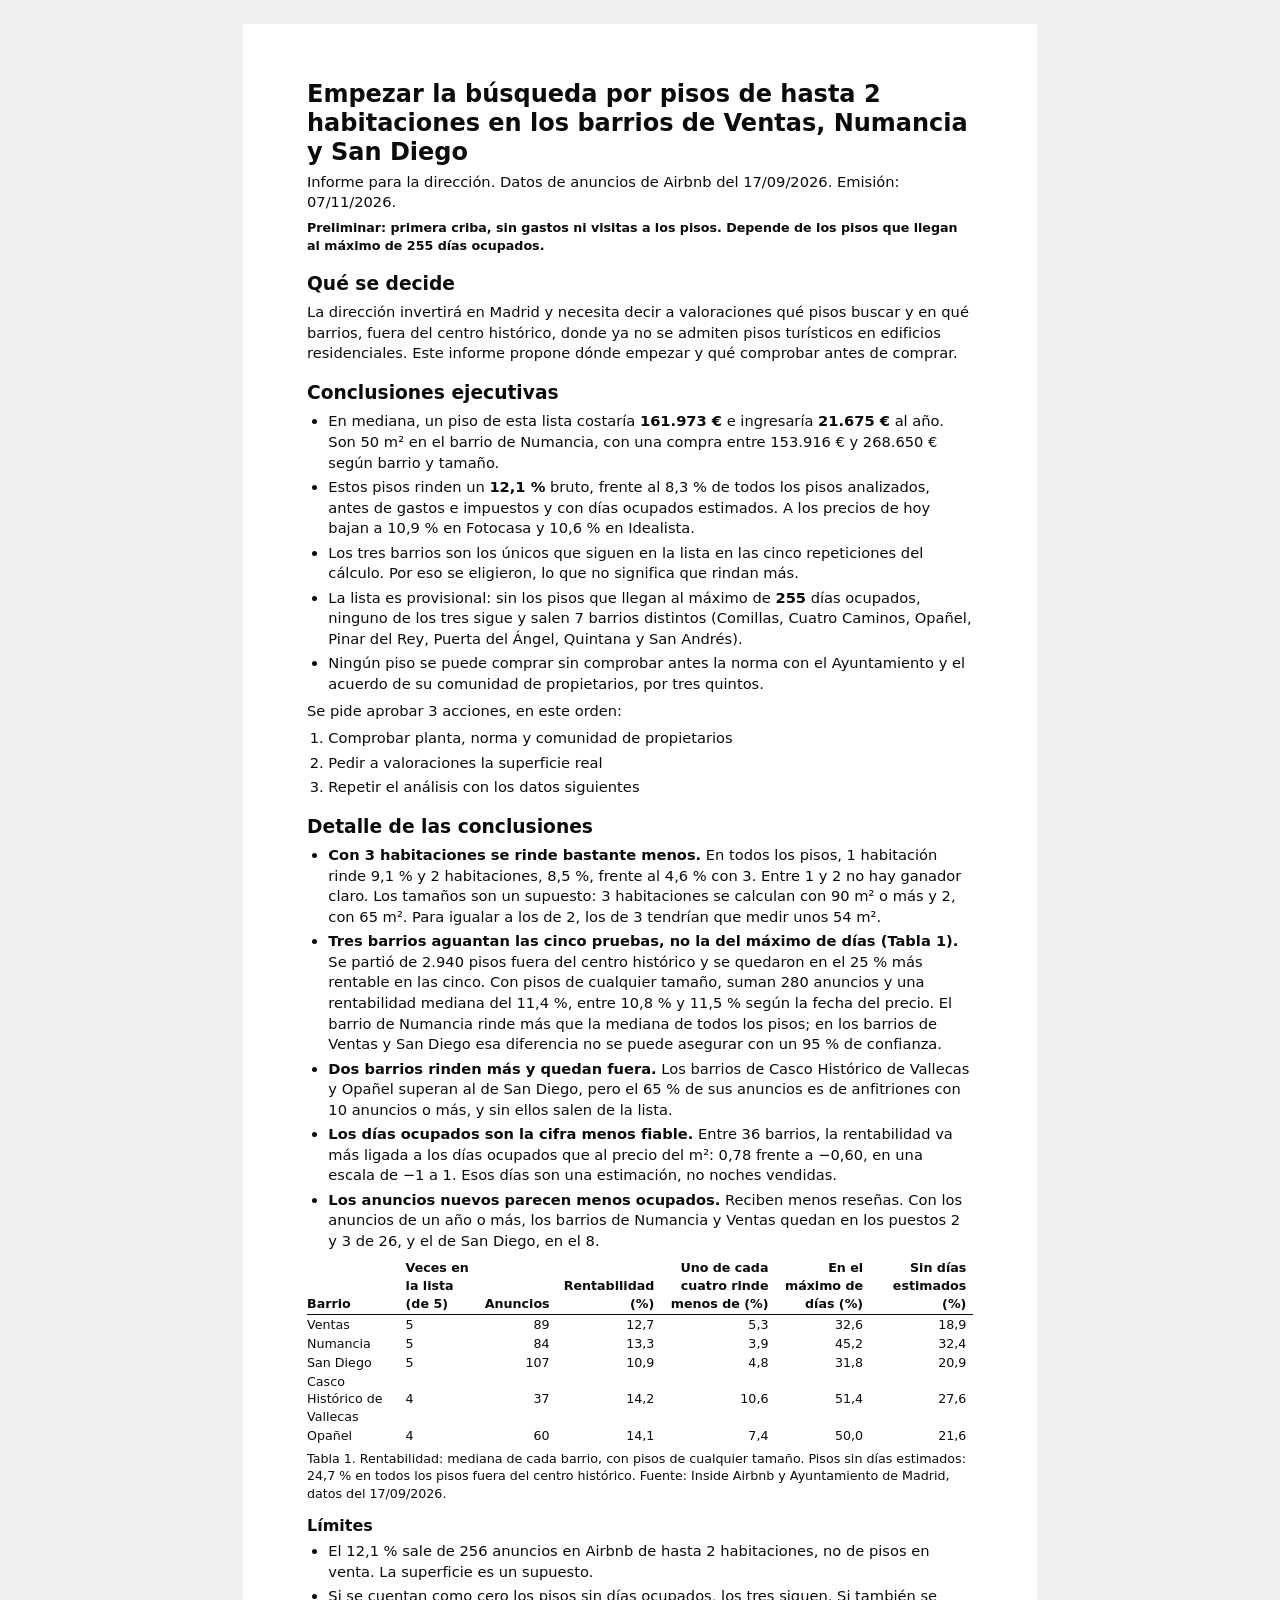
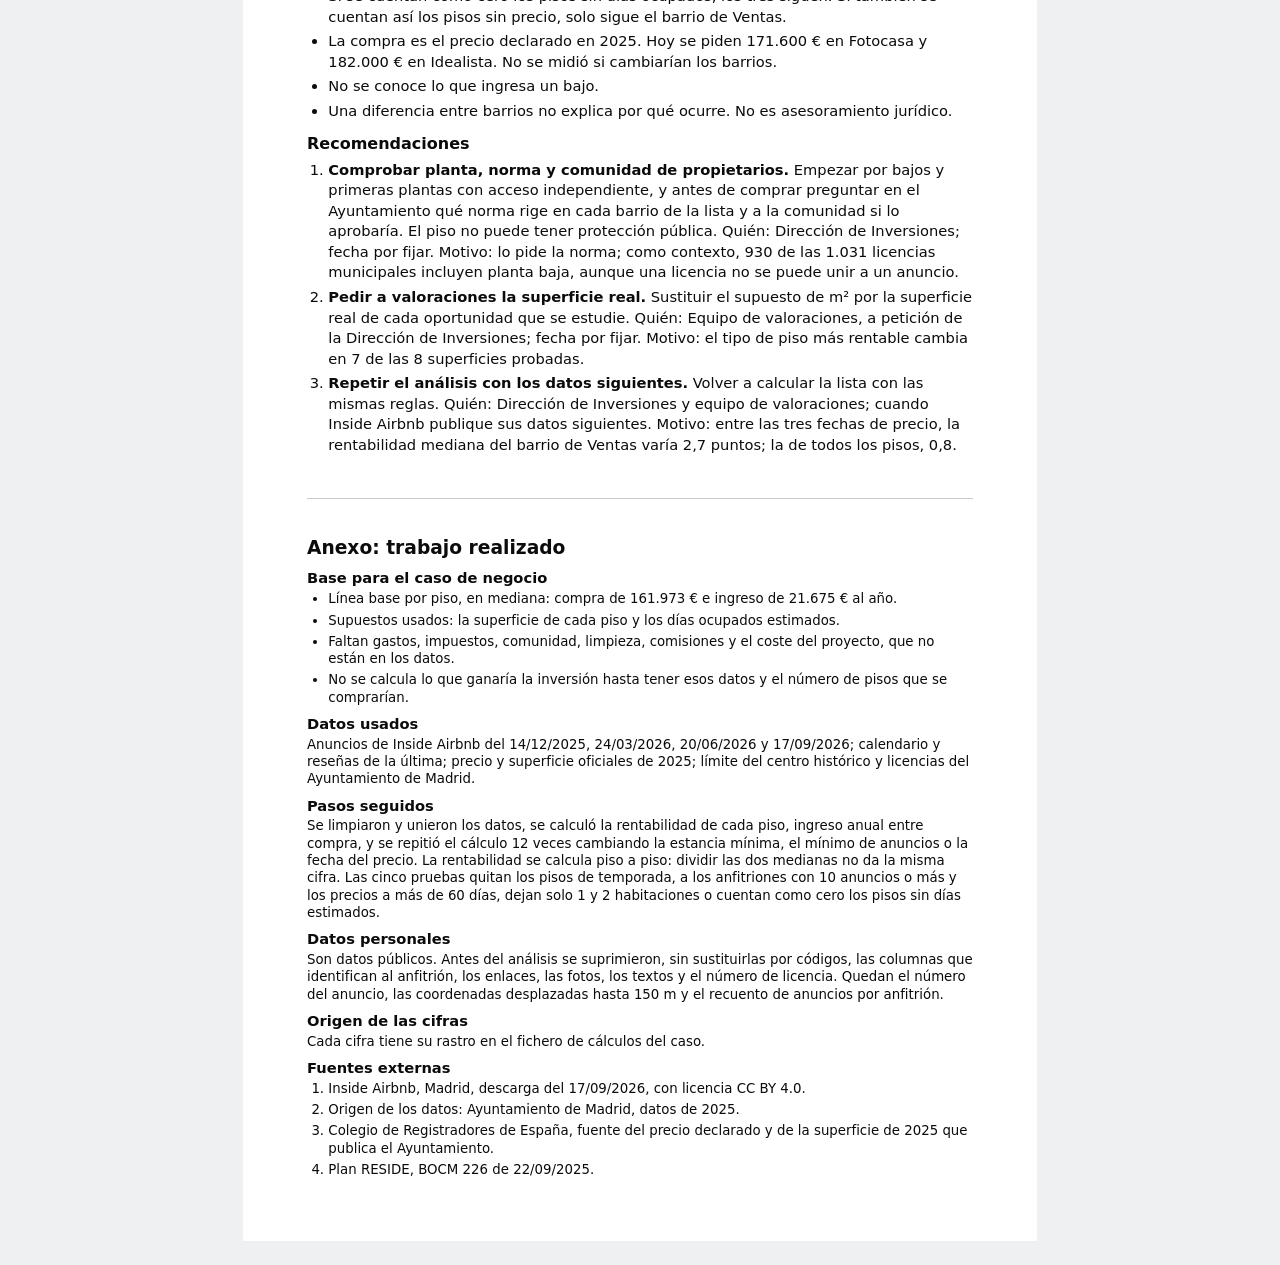
<file: informes/informe_ejecutivo.html>
<!doctype html>
<html lang="es">
<head>
<meta charset="utf-8">
<meta name="viewport" content="width=device-width, initial-scale=1">
<title>Informe ejecutivo</title>
<style>
@page { size: A4; margin: 20mm; }
html, body { margin: 0; background: #ffffff; color: #0b0b0b; }
body { font-family: "Segoe UI", system-ui, sans-serif; font-size: 11pt; line-height: 1.4; }
h1 { font-size: 18pt; font-weight: 700; line-height: 1.2; margin: 0 0 4pt; }
h2 { font-size: 14pt; font-weight: 700; margin: 12pt 0 4pt; }
h3 { font-size: 12pt; font-weight: 700; margin: 9pt 0 3pt; }
p { margin: 0 0 5pt; }
ul, ol { margin: 0 0 5pt; padding-left: 16pt; }
li { margin: 0 0 3pt; }
table { border-collapse: collapse; width: 100%; font-size: 9.5pt; margin: 5pt 0 3pt; }
th { text-align: left; font-weight: 700; border-bottom: 1px solid #0b0b0b; padding: 1pt 5pt 1pt 0; vertical-align: bottom; }
td { padding: 0.5pt 5pt 0.5pt 0; }
th.num, td.num { text-align: right; }
.nota { font-size: 9.5pt; }
.anexo { break-before: page; }
.sello { font-size: 9.5pt; font-weight: 700; margin: 0 0 6pt; }
.decide { margin-bottom: 6pt; }
.anexo, .anexo ul, .anexo ol { font-size: 10pt; line-height: 1.3; }
.anexo h3 { font-size: 11pt; margin: 6pt 0 2pt; }
@media screen {
  html { background: #eef0f2; }
  body { box-sizing: border-box; max-width: 794px; margin: 24px auto; padding: 56px 64px; background: #ffffff; }
  .anexo { margin-top: 32pt; padding-top: 16pt; border-top: 1px solid #c8ccd0; }
}
@media screen and (max-width: 820px) {
  body { margin: 0; padding: 24px 16px; }
  table { display: block; overflow-x: auto; }
}
</style>
</head>
<body>
<h1>Empezar la búsqueda por pisos de hasta 2 habitaciones en los barrios de Ventas, Numancia y San Diego</h1><p>Informe para la dirección. Datos de anuncios de Airbnb del 17/09/2026. Emisión: 07/11/2026.</p><p class="sello">Preliminar: primera criba, sin gastos ni visitas a los pisos. Depende de los pisos que llegan al máximo de 255 días ocupados.</p><h2>Qué se decide</h2><p class="decide">La dirección invertirá en Madrid y necesita decir a valoraciones qué pisos buscar y en qué barrios, fuera del centro histórico, donde ya no se admiten pisos turísticos en edificios residenciales. Este informe propone dónde empezar y qué comprobar antes de comprar.</p><h2>Conclusiones ejecutivas</h2><ul><li>En mediana, un piso de esta lista costaría <b>161.973 €</b> e ingresaría <b>21.675 €</b> al año. Son 50 m² en el barrio de Numancia, con una compra entre 153.916 € y 268.650 € según barrio y tamaño.</li><li>Estos pisos rinden un <b>12,1 %</b> bruto, frente al 8,3 % de todos los pisos analizados, antes de gastos e impuestos y con días ocupados estimados. A los precios de hoy bajan a 10,9 % en Fotocasa y 10,6 % en Idealista.</li><li>Los tres barrios son los únicos que siguen en la lista en las cinco repeticiones del cálculo. Por eso se eligieron, lo que no significa que rindan más.</li><li>La lista es provisional: sin los pisos que llegan al máximo de <b>255</b> días ocupados, ninguno de los tres sigue y salen 7 barrios distintos (Comillas, Cuatro Caminos, Opañel, Pinar del Rey, Puerta del Ángel, Quintana y San Andrés).</li><li>Ningún piso se puede comprar sin comprobar antes la norma con el Ayuntamiento y el acuerdo de su comunidad de propietarios, por tres quintos.</li></ul><p>Se pide aprobar 3 acciones, en este orden:</p><ol><li>Comprobar planta, norma y comunidad de propietarios</li><li>Pedir a valoraciones la superficie real</li><li>Repetir el análisis con los datos siguientes</li></ol><h2>Detalle de las conclusiones</h2><ul><li><b>Con 3 habitaciones se rinde bastante menos.</b> En todos los pisos, 1 habitación rinde 9,1 % y 2 habitaciones, 8,5 %, frente al 4,6 % con 3. Entre 1 y 2 no hay ganador claro. Los tamaños son un supuesto: 3 habitaciones se calculan con 90 m² o más y 2, con 65 m². Para igualar a los de 2, los de 3 tendrían que medir unos 54 m².</li><li><b>Tres barrios aguantan las cinco pruebas, no la del máximo de días (Tabla 1).</b> Se partió de 2.940 pisos fuera del centro histórico y se quedaron en el 25 % más rentable en las cinco. Con pisos de cualquier tamaño, suman 280 anuncios y una rentabilidad mediana del 11,4 %, entre 10,8 % y 11,5 % según la fecha del precio. El barrio de Numancia rinde más que la mediana de todos los pisos; en los barrios de Ventas y San Diego esa diferencia no se puede asegurar con un 95 % de confianza.</li><li><b>Dos barrios rinden más y quedan fuera.</b> Los barrios de Casco Histórico de Vallecas y Opañel superan al de San Diego, pero el 65 % de sus anuncios es de anfitriones con 10 anuncios o más, y sin ellos salen de la lista.</li><li><b>Los días ocupados son la cifra menos fiable.</b> Entre 36 barrios, la rentabilidad va más ligada a los días ocupados que al precio del m²: 0,78 frente a −0,60, en una escala de −1 a 1. Esos días son una estimación, no noches vendidas.</li><li><b>Los anuncios nuevos parecen menos ocupados.</b> Reciben menos reseñas. Con los anuncios de un año o más, los barrios de Numancia y Ventas quedan en los puestos 2 y 3 de 26, y el de San Diego, en el 8.</li></ul><table><thead><tr><th>Barrio</th><th>Veces en la lista (de 5)</th><th class="num">Anuncios</th><th class="num">Rentabilidad (%)</th><th class="num">Uno de cada cuatro rinde menos de (%)</th><th class="num">En el máximo de días (%)</th><th class="num">Sin días estimados (%)</th></tr></thead><tbody><tr><td>Ventas</td><td>5</td><td class="num">89</td><td class="num">12,7</td><td class="num">5,3</td><td class="num">32,6</td><td class="num">18,9</td></tr><tr><td>Numancia</td><td>5</td><td class="num">84</td><td class="num">13,3</td><td class="num">3,9</td><td class="num">45,2</td><td class="num">32,4</td></tr><tr><td>San Diego</td><td>5</td><td class="num">107</td><td class="num">10,9</td><td class="num">4,8</td><td class="num">31,8</td><td class="num">20,9</td></tr><tr><td>Casco Histórico de Vallecas</td><td>4</td><td class="num">37</td><td class="num">14,2</td><td class="num">10,6</td><td class="num">51,4</td><td class="num">27,6</td></tr><tr><td>Opañel</td><td>4</td><td class="num">60</td><td class="num">14,1</td><td class="num">7,4</td><td class="num">50,0</td><td class="num">21,6</td></tr></tbody></table><p class="nota">Tabla 1. Rentabilidad: mediana de cada barrio, con pisos de cualquier tamaño. Pisos sin días estimados: 24,7 % en todos los pisos fuera del centro histórico. Fuente: Inside Airbnb y Ayuntamiento de Madrid, datos del 17/09/2026.</p><h3>Límites</h3><ul><li>El 12,1 % sale de 256 anuncios en Airbnb de hasta 2 habitaciones, no de pisos en venta. La superficie es un supuesto.</li><li>Si se cuentan como cero los pisos sin días ocupados, los tres siguen. Si también se cuentan así los pisos sin precio, solo sigue el barrio de Ventas.</li><li>La compra es el precio declarado en 2025. Hoy se piden 171.600 € en Fotocasa y 182.000 € en Idealista. No se midió si cambiarían los barrios.</li><li>No se conoce lo que ingresa un bajo.</li><li>Una diferencia entre barrios no explica por qué ocurre. No es asesoramiento jurídico.</li></ul><h3>Recomendaciones</h3><ol><li><b>Comprobar planta, norma y comunidad de propietarios.</b> Empezar por bajos y primeras plantas con acceso independiente, y antes de comprar preguntar en el Ayuntamiento qué norma rige en cada barrio de la lista y a la comunidad si lo aprobaría. El piso no puede tener protección pública. Quién: Dirección de Inversiones; fecha por fijar. Motivo: lo pide la norma; como contexto, 930 de las 1.031 licencias municipales incluyen planta baja, aunque una licencia no se puede unir a un anuncio.</li><li><b>Pedir a valoraciones la superficie real.</b> Sustituir el supuesto de m² por la superficie real de cada oportunidad que se estudie. Quién: Equipo de valoraciones, a petición de la Dirección de Inversiones; fecha por fijar. Motivo: el tipo de piso más rentable cambia en 7 de las 8 superficies probadas.</li><li><b>Repetir el análisis con los datos siguientes.</b> Volver a calcular la lista con las mismas reglas. Quién: Dirección de Inversiones y equipo de valoraciones; cuando Inside Airbnb publique sus datos siguientes. Motivo: entre las tres fechas de precio, la rentabilidad mediana del barrio de Ventas varía 2,7 puntos; la de todos los pisos, 0,8.</li></ol><section class="anexo"><h2>Anexo: trabajo realizado</h2><h3>Base para el caso de negocio</h3><ul><li>Línea base por piso, en mediana: compra de 161.973 € e ingreso de 21.675 € al año.</li><li>Supuestos usados: la superficie de cada piso y los días ocupados estimados.</li><li>Faltan gastos, impuestos, comunidad, limpieza, comisiones y el coste del proyecto, que no están en los datos.</li><li>No se calcula lo que ganaría la inversión hasta tener esos datos y el número de pisos que se comprarían.</li></ul><h3>Datos usados</h3><p>Anuncios de Inside Airbnb del 14/12/2025, 24/03/2026, 20/06/2026 y 17/09/2026; calendario y reseñas de la última; precio y superficie oficiales de 2025; límite del centro histórico y licencias del Ayuntamiento de Madrid.</p><h3>Pasos seguidos</h3><p>Se limpiaron y unieron los datos, se calculó la rentabilidad de cada piso, ingreso anual entre compra, y se repitió el cálculo 12 veces cambiando la estancia mínima, el mínimo de anuncios o la fecha del precio. La rentabilidad se calcula piso a piso: dividir las dos medianas no da la misma cifra. Las cinco pruebas quitan los pisos de temporada, a los anfitriones con 10 anuncios o más y los precios a más de 60 días, dejan solo 1 y 2 habitaciones o cuentan como cero los pisos sin días estimados.</p><h3>Datos personales</h3><p>Son datos públicos. Antes del análisis se suprimieron, sin sustituirlas por códigos, las columnas que identifican al anfitrión, los enlaces, las fotos, los textos y el número de licencia. Quedan el número del anuncio, las coordenadas desplazadas hasta 150 m y el recuento de anuncios por anfitrión.</p><h3>Origen de las cifras</h3><p>Cada cifra tiene su rastro en el fichero de cálculos del caso.</p><h3>Fuentes externas</h3><ol><li>Inside Airbnb, Madrid, descarga del 17/09/2026, con licencia CC BY 4.0.</li><li>Origen de los datos: Ayuntamiento de Madrid, datos de 2025.</li><li>Colegio de Registradores de España, fuente del precio declarado y de la superficie de 2025 que publica el Ayuntamiento.</li><li>Plan RESIDE, BOCM 226 de 22/09/2025.</li></ol></section>
</body>
</html>
</file>
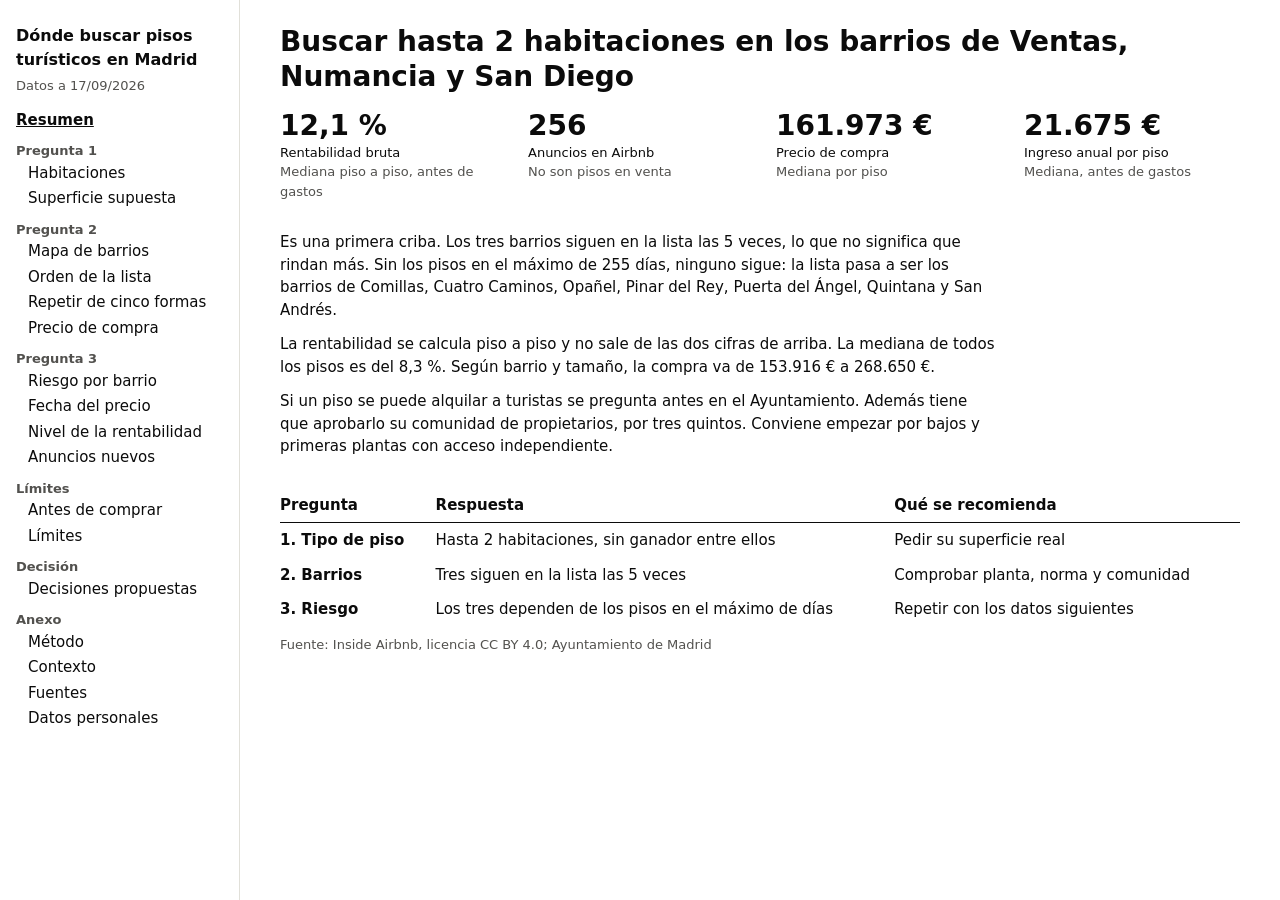
<file: informes/informe_final.html>
<!doctype html>
<html lang="es">
<head>
<meta charset="utf-8">
<meta name="viewport" content="width=device-width, initial-scale=1">
<title>Dónde buscar pisos turísticos en Madrid</title>
<style>
/* Hoja de estilos de los informes de los casos de uso. Valores de reglas_de_salida.md §7 (E1 a E8).
   informe.py la mete dentro del HTML: el informe no carga nada de fuera.
   Plantilla copiada el 04/10/2026 de fuentes con licencia abierta: la ficha de gráficos de la ONS (título, subtítulo,
   dibujo y fuente en su propia línea debajo), la escala de espacios de GOV.UK (30 px entre bloques), los huecos del CSS
   de Observable Framework (4 px bajo el título, 16 antes del dibujo) y las tablas del Gobierno británico (sin rayas
   entre filas). */

/* E1: fondo siempre blanco. E3: texto #0b0b0b. */
html, body { margin: 0; background: #ffffff; color: #0b0b0b; }

/* E4: letra. E5: texto a 15 px con interlineado 1,5. TB2: cifras de ancho fijo. */
body { font-family: "Segoe UI", system-ui, sans-serif; font-size: 15px; line-height: 1.5; font-variant-numeric: tabular-nums; }

/* S1: panel fijo a la izquierda con la lista de páginas; compacto para que quepa entero en 650 px. */
nav { position: fixed; top: 0; left: 0; bottom: 0; width: 240px; box-sizing: border-box; padding: 24px 16px; border-right: 1px solid #e1e0d9; overflow-y: auto; background: #ffffff; }
.informe-titulo { font-size: 16px; font-weight: 700; margin: 0 0 4px; }
.informe-fecha { font-size: 13px; color: #52514e; margin: 0 0 12px; }
nav button { display: block; width: 100%; text-align: left; font: 15px "Segoe UI", system-ui, sans-serif; line-height: 1.3; color: #0b0b0b; background: #ffffff; border: 0; padding: 3px 0; cursor: pointer; }
nav button[aria-current="page"] { font-weight: 700; text-decoration: underline; }
/* S2: las páginas de cada pregunta, los límites y la decisión van juntas bajo su rótulo, sin número delante. */
nav .grupo { font-size: 13px; font-weight: 700; color: #52514e; margin: 8px 0 0; }
nav button.sub { padding-left: 12px; }

/* Zona de las páginas. */
main { margin-left: 240px; padding: 24px 40px 0; max-width: 1100px; }
/* Un solo ancho para todo lo de la página, el de dos gráficos en fila. */
.pagina { max-width: 1024px; }
/* El documento acaba donde acaba el contenido: sin margen debajo del último bloque, la página no se desplaza. */
.pagina > :last-child { margin-bottom: 0; }

/* E5: título de página 28 px y sección 20 px, en negrita. */
h1 { font-size: 28px; font-weight: 700; line-height: 1.25; margin: 0 0 12px; }
h2 { font-size: 20px; font-weight: 700; line-height: 1.3; margin: 20px 0 8px; }

/* T2: párrafos cortos, unos 75 caracteres por línea. */
.pagina p { max-width: 75ch; margin: 0 0 12px; }

/* S2: la pregunta que contesta la página, debajo del título, en negro y seminegrita para que se vea. */
.pagina p.pregunta { color: #0b0b0b; font-weight: 600; }

/* C1 y C2: cifras clave en fila, sin icono, borde ni fondo. E5: número a 28 px en negrita, etiqueta a 13.
   Cuatro casillas iguales: con dos o tres cifras quedan juntas a la izquierda. */
.cifras { display: grid; grid-template-columns: repeat(4, minmax(0, 1fr)); gap: 32px; margin: 15px 0 30px; }
.cifra-clave p { margin: 0; }
.cifra-clave .numero { font-size: 28px; font-weight: 700; line-height: 1.2; white-space: nowrap; }
.cifra-clave .etiqueta { font-size: 13px; }
.cifra-clave .contexto { font-size: 13px; color: #52514e; }

/* G1 y G2, como la ficha de gráficos de la ONS: título que dice la conclusión a 20 px, subtítulo con la medida a 16,
   el dibujo y la fuente en su propia línea debajo, a 13. 30 px entre bloques (GOV.UK). G7: el SVG va dentro. */
.grafico { margin: 30px 0; }
.g-titulo { font-size: 20px; font-weight: 700; line-height: 1.3; margin: 0 0 4px; }
.g-subtitulo { font-size: 16px; color: #52514e; line-height: 1.5; margin: 0 0 16px; }
.g-fuente { font-size: 13px; color: #52514e; line-height: 1.5; margin: 8px 0 0; }
.grafico svg { display: block; max-width: 100%; height: auto; }

/* S3: dos gráficos lado a lado, de 500 px cada uno; con el mismo subtítulo y la misma fuente, van una vez. */
.fila-bloque { margin: 30px 0; }
.fila { display: grid; grid-template-columns: repeat(2, minmax(0, 500px)); gap: 24px; }
.fila .grafico { margin: 0; }

/* Texto con un solo gráfico o una sola tabla: el texto a la izquierda y lo otro a la derecha, con el ancho que le
   pone informe.py en --ancho-otro. */
.lado { display: grid; grid-template-columns: minmax(0, 1fr) var(--ancho-otro); gap: 32px; align-items: start; margin: 30px 0; }
.lado .grafico { margin: 0; }
.lado table { margin-top: 0; }
.lado .fuente { margin-bottom: 0; }

/* TB2 y TB4, como las tablas del Gobierno británico: números y sus cabeceras a la derecha, una línea bajo la cabecera
   y sobre el total, sin rayas entre filas, total en negrita. E5: tabla a 13 px. */
table { border-collapse: collapse; font-size: 13px; margin: 30px 0 0; }
th { text-align: left; font-weight: 700; padding: 6px 16px 6px 0; border-bottom: 1px solid #0b0b0b; vertical-align: bottom; }
td { text-align: left; padding: 6px 16px 6px 0; vertical-align: top; }
th.num, td.num { text-align: right; }
tr.total td { font-weight: 700; border-top: 1px solid #0b0b0b; }
/* Una tabla sin cifras es texto para leer: a 15 px y a todo el ancho. */
table.texto { font-size: 15px; width: 100%; }
table.texto td:first-child { font-weight: 600; }

/* F1: la fuente debajo de la tabla, a 13 px. */
.fuente { font-size: 13px; color: #52514e; margin: 8px 0 30px; }

/* G20: la etiqueta de cada valor al pasar el ratón o con el tabulador. Fondo blanco, borde fino, sin sombra (E6, E8).
   Los valores reciben el ratón aunque su marca no se vea (los puntos de una línea). */
svg g.dato { pointer-events: all; }
svg g.dato:focus { outline: 2px solid #0b0b0b; }
.etiqueta-dato { position: fixed; z-index: 10; max-width: 320px; padding: 4px 8px; font-size: 13px; line-height: 1.4; color: #0b0b0b; background: #ffffff; border: 1px solid #0b0b0b; pointer-events: none; }
.etiqueta-dato[hidden] { display: none; }

/* En una ventana estrecha, lo lado a lado y los gráficos en fila van uno debajo de otro, y las cifras, de dos en dos. */
@media (max-width: 1180px) {
  .lado { grid-template-columns: 1fr; }
  .fila { grid-template-columns: 1fr; }
  .cifras { grid-template-columns: repeat(2, minmax(0, 1fr)); }
}

/* Al imprimir, sin panel, con todas las páginas y cada una en su hoja. */
@media print {
  nav { display: none; }
  .etiqueta-dato { display: none; }
  main { margin-left: 0; }
  section[hidden] { display: block; }
  section + section { break-before: page; }
}
</style>
</head>
<body>
<nav><p class="informe-titulo">Dónde buscar pisos turísticos en Madrid</p><p class="informe-fecha">Datos a 17/09/2026</p><button data-pagina="p1" aria-current="page">Resumen</button><p class="grupo" title="¿Qué tipo de piso rinde más?">Pregunta 1</p><button data-pagina="p2" class="sub">Habitaciones</button><button data-pagina="p3" class="sub">Superficie supuesta</button><p class="grupo" title="¿En qué barrios conviene buscarlo, fuera del centro histórico?">Pregunta 2</p><button data-pagina="p4" class="sub">Mapa de barrios</button><button data-pagina="p5" class="sub">Orden de la lista</button><button data-pagina="p6" class="sub">Repetir de cinco formas</button><button data-pagina="p7" class="sub">Precio de compra</button><p class="grupo" title="¿Con qué riesgo?">Pregunta 3</p><button data-pagina="p8" class="sub">Riesgo por barrio</button><button data-pagina="p9" class="sub">Fecha del precio</button><button data-pagina="p10" class="sub">Nivel de la rentabilidad</button><button data-pagina="p11" class="sub">Anuncios nuevos</button><p class="grupo">Límites</p><button data-pagina="p12" class="sub">Antes de comprar</button><button data-pagina="p13" class="sub">Límites</button><p class="grupo">Decisión</p><button data-pagina="p14" class="sub">Decisiones propuestas</button><p class="grupo">Anexo</p><button data-pagina="p15" class="sub">Método</button><button data-pagina="p16" class="sub">Contexto</button><button data-pagina="p17" class="sub">Fuentes</button><button data-pagina="p18" class="sub">Datos personales</button></nav>
<main>
<section id="p1" class="pagina"><h1>Buscar hasta 2 habitaciones en los barrios de Ventas, Numancia y San Diego</h1><div class="cifras"><div class="cifra-clave"><p class="numero">12,1 %</p><p class="etiqueta">Rentabilidad bruta</p><p class="contexto">Mediana piso a piso, antes de gastos</p></div><div class="cifra-clave"><p class="numero">256</p><p class="etiqueta">Anuncios en Airbnb</p><p class="contexto">No son pisos en venta</p></div><div class="cifra-clave"><p class="numero">161.973 €</p><p class="etiqueta">Precio de compra</p><p class="contexto">Mediana por piso</p></div><div class="cifra-clave"><p class="numero">21.675 €</p><p class="etiqueta">Ingreso anual por piso</p><p class="contexto">Mediana, antes de gastos</p></div></div><p>Es una primera criba. Los tres barrios siguen en la lista las 5 veces, lo que no significa que rindan más. Sin los pisos en el máximo de 255 días, ninguno sigue: la lista pasa a ser los barrios de Comillas, Cuatro Caminos, Opañel, Pinar del Rey, Puerta del Ángel, Quintana y San Andrés.</p><p>La rentabilidad se calcula piso a piso y no sale de las dos cifras de arriba. La mediana de todos los pisos es del 8,3 %. Según barrio y tamaño, la compra va de 153.916 € a 268.650 €.</p><p>Si un piso se puede alquilar a turistas se pregunta antes en el Ayuntamiento. Además tiene que aprobarlo su comunidad de propietarios, por tres quintos. Conviene empezar por bajos y primeras plantas con acceso independiente.</p><table class="texto"><thead><tr><th>Pregunta</th><th>Respuesta</th><th>Qué se recomienda</th></tr></thead><tbody><tr><td>1. Tipo de piso</td><td>Hasta 2 habitaciones, sin ganador entre ellos</td><td>Pedir su superficie real</td></tr><tr><td>2. Barrios</td><td>Tres siguen en la lista las 5 veces</td><td>Comprobar planta, norma y comunidad</td></tr><tr><td>3. Riesgo</td><td>Los tres dependen de los pisos en el máximo de días</td><td>Repetir con los datos siguientes</td></tr></tbody></table><div class="fuente">Fuente: Inside Airbnb, licencia CC BY 4.0; Ayuntamiento de Madrid</div></section><section id="p2" class="pagina" hidden><h1>Hasta 2 habitaciones rinden más que 3 con las superficies supuestas</h1><p class="pregunta">Pregunta 1. ¿Qué tipo de piso rinde más?</p><div class="cifras"><div class="cifra-clave"><p class="numero">25.763 €</p><p class="etiqueta">Ingreso estimado al año, 2 habitaciones</p><p class="contexto">Mediana de todos los pisos</p></div><div class="cifra-clave"><p class="numero">21.165 €</p><p class="etiqueta">Ingreso estimado al año, 1 habitación</p><p class="contexto">Mediana de todos los pisos</p></div></div><div class="lado" style="--ancho-otro: 560px"><div class="lado-texto"><p>Los pisos de 3 habitaciones se calculan con 90 m² o más, y no se probó otra superficie. Para igualar a los de 2 habitaciones tendrían que medir unos 54 m², menos que los 65 m² que se suponen para los de 2. El equipo de valoraciones puede dejarlos fuera.</p><p>En ingreso anual van primero los pisos de 2 habitaciones, aunque la diferencia con los de 3 no se puede asegurar. Es un ingreso estimado, antes de gastos.</p><p>La ventaja de 1 habitación sobre 2 no se repite en todos los distritos: gana en 4 de 8. El tipo de inmueble apenas marca diferencias: 2.665 de los 2.940 pisos son apartamentos de alquiler.</p></div><div class="lado-otro"><div class="grafico"><div class="g-titulo">Los pisos de 3 habitaciones rinden menos que la mediana de todos los pisos</div><div class="g-subtitulo">Rentabilidad bruta mediana, en %.</div><svg role="img" aria-label="Los pisos de 3 habitaciones rinden menos que la mediana de todos los pisos" xmlns:xlink="http://www.w3.org/1999/xlink" width="560" height="206" viewBox="0 0 560 206" xmlns="http://www.w3.org/2000/svg" version="1.1">
 <defs>
  <style type="text/css">*{stroke-linejoin: round; stroke-linecap: butt}</style>
 </defs>
 <g id="g6b59cf_figure_1">
  <g id="g6b59cf_patch_1">
   <path d="M 0 206 
L 560 206 
L 560 0 
L 0 0 
z
" style="fill: #ffffff"/>
  </g>
  <g id="g6b59cf_axes_1">
   <g id="g6b59cf_patch_2">
    <path d="M 174.5 189 
L 556 189 
L 556 4 
L 174.5 4 
z
" style="fill: #ffffff"/>
   </g>
   <g id="g6b59cf_dato0" class="dato" tabindex="0"><title>1 habitación, 1.646 anuncios · rentabilidad bruta: 9,1 % (intervalo de confianza del 95 %: 8,6 a 9,7 %)</title>
    <path d="M 174.5 59.106383 
L 405.74719 59.106383 
L 405.74719 35.489362 
L 174.5 35.489362 
z
" clip-path="url(#g6b59cf_p055828d3a7)" style="fill: #2a78d6"/>
   </g>
   <g id="g6b59cf_dato1" class="dato" tabindex="0"><title>2 habitaciones, 726 anuncios · rentabilidad bruta: 8,5 % (intervalo de confianza del 95 %: 7,9 a 9,3 %)</title>
    <path d="M 174.5 98.468085 
L 388.850739 98.468085 
L 388.850739 74.851064 
L 174.5 74.851064 
z
" clip-path="url(#g6b59cf_p055828d3a7)" style="fill: #2a78d6"/>
   </g>
   <g id="g6b59cf_dato2" class="dato" tabindex="0"><title>Estudio, 324 anuncios · rentabilidad bruta: 7,8 % (intervalo de confianza del 95 %: 6,5 a 8,6 %)</title>
    <path d="M 174.5 137.829787 
L 371.855039 137.829787 
L 371.855039 114.212766 
L 174.5 114.212766 
z
" clip-path="url(#g6b59cf_p055828d3a7)" style="fill: #2a78d6"/>
   </g>
   <g id="g6b59cf_dato3" class="dato" tabindex="0"><title>3 habitaciones, 217 anuncios · rentabilidad bruta: 4,6 % (intervalo de confianza del 95 %: 3,6 a 5,6 %)</title>
    <path d="M 174.5 177.191489 
L 290.294677 177.191489 
L 290.294677 153.574468 
L 174.5 153.574468 
z
" clip-path="url(#g6b59cf_p055828d3a7)" style="fill: #eb6834"/>
   </g>
   <g id="g6b59cf_matplotlib.axis_1">
    <g id="g6b59cf_ytick_1">
     <g id="g6b59cf_line2d_1"/>
     <g id="g6b59cf_text_1">
      <text style="font-size: 13px; font-family: 'Segoe UI', system-ui, sans-serif; text-anchor: end; fill: #52514e" x="171" y="52.204357" transform="rotate(-0 171 52.204357)">1 habitación, 1.646 anuncios</text>
     </g>
    </g>
    <g id="g6b59cf_ytick_2">
     <g id="g6b59cf_line2d_2"/>
     <g id="g6b59cf_text_2">
      <text style="font-size: 13px; font-family: 'Segoe UI', system-ui, sans-serif; text-anchor: end; fill: #52514e" x="171" y="91.471606" transform="rotate(-0 171 91.471606)">2 habitaciones, 726 anuncios</text>
     </g>
    </g>
    <g id="g6b59cf_ytick_3">
     <g id="g6b59cf_line2d_3"/>
     <g id="g6b59cf_text_3">
      <text style="font-size: 13px; font-family: 'Segoe UI', system-ui, sans-serif; text-anchor: end; fill: #52514e" x="171" y="130.833308" transform="rotate(-0 171 130.833308)">Estudio, 324 anuncios</text>
     </g>
    </g>
    <g id="g6b59cf_ytick_4">
     <g id="g6b59cf_line2d_4"/>
     <g id="g6b59cf_text_4">
      <text style="font-size: 13px; font-family: 'Segoe UI', system-ui, sans-serif; text-anchor: end; fill: #52514e" x="171" y="170.19501" transform="rotate(-0 171 170.19501)">3 habitaciones, 217 anuncios</text>
     </g>
    </g>
   </g>
   <g id="g6b59cf_LineCollection_1">
    <path d="M 392.932921 47.297872 
L 420.629032 47.297872 
" clip-path="url(#g6b59cf_p055828d3a7)" style="fill: none; stroke: #0b0b0b; stroke-width: 1.2"/>
    <path d="M 374.499822 86.659574 
L 409.806406 86.659574 
" clip-path="url(#g6b59cf_p055828d3a7)" style="fill: none; stroke: #0b0b0b; stroke-width: 1.2"/>
    <path d="M 339.840965 126.021277 
L 392.795428 126.021277 
" clip-path="url(#g6b59cf_p055828d3a7)" style="fill: none; stroke: #0b0b0b; stroke-width: 1.2"/>
    <path d="M 265.929976 165.382979 
L 315.063711 165.382979 
" clip-path="url(#g6b59cf_p055828d3a7)" style="fill: none; stroke: #0b0b0b; stroke-width: 1.2"/>
   </g>
   <g id="g6b59cf_line2d_5">
    <defs>
     <path id="g6b59cf_mb4444188ae" d="M 0 4 
L 0 -4 
" style="stroke: #0b0b0b"/>
    </defs>
    <g clip-path="url(#g6b59cf_p055828d3a7)">
     <use xlink:href="#g6b59cf_mb4444188ae" x="392.932921" y="47.297872" style="fill: #2a78d6; stroke: #0b0b0b"/>
     <use xlink:href="#g6b59cf_mb4444188ae" x="374.499822" y="86.659574" style="fill: #2a78d6; stroke: #0b0b0b"/>
     <use xlink:href="#g6b59cf_mb4444188ae" x="339.840965" y="126.021277" style="fill: #2a78d6; stroke: #0b0b0b"/>
     <use xlink:href="#g6b59cf_mb4444188ae" x="265.929976" y="165.382979" style="fill: #2a78d6; stroke: #0b0b0b"/>
    </g>
   </g>
   <g id="g6b59cf_line2d_6">
    <g clip-path="url(#g6b59cf_p055828d3a7)">
     <use xlink:href="#g6b59cf_mb4444188ae" x="420.629032" y="47.297872" style="fill: #2a78d6; stroke: #0b0b0b"/>
     <use xlink:href="#g6b59cf_mb4444188ae" x="409.806406" y="86.659574" style="fill: #2a78d6; stroke: #0b0b0b"/>
     <use xlink:href="#g6b59cf_mb4444188ae" x="392.795428" y="126.021277" style="fill: #2a78d6; stroke: #0b0b0b"/>
     <use xlink:href="#g6b59cf_mb4444188ae" x="315.063711" y="165.382979" style="fill: #2a78d6; stroke: #0b0b0b"/>
    </g>
   </g>
   <g id="g6b59cf_line2d_7">
    <path d="M 385.142944 189 
L 385.142944 4 
" clip-path="url(#g6b59cf_p055828d3a7)" style="fill: none; stroke-dasharray: 4,3; stroke-dashoffset: 0; stroke: #898781"/>
   </g>
   <g id="g6b59cf_patch_3">
    <path d="M 174.5 189 
L 174.5 4 
" style="fill: none; stroke: #898781; stroke-width: 0.8; stroke-linejoin: miter; stroke-linecap: square"/>
   </g>
   <g id="g6b59cf_text_5">
    <text style="font-size: 13px; font-family: 'Segoe UI', system-ui, sans-serif; text-anchor: start; fill: #0b0b0b" x="430.474194" y="50.66213" transform="rotate(-0 430.474194 50.66213)">9,1 %</text>
   </g>
   <g id="g6b59cf_text_6">
    <text style="font-size: 13px; font-family: 'Segoe UI', system-ui, sans-serif; text-anchor: start; fill: #0b0b0b" x="419.651567" y="90.023832" transform="rotate(-0 419.651567 90.023832)">8,5 %</text>
   </g>
   <g id="g6b59cf_text_7">
    <text style="font-size: 13px; font-family: 'Segoe UI', system-ui, sans-serif; text-anchor: start; fill: #0b0b0b" x="402.640589" y="129.385534" transform="rotate(-0 402.640589 129.385534)">7,8 %</text>
   </g>
   <g id="g6b59cf_text_8">
    <text style="font-size: 13px; font-family: 'Segoe UI', system-ui, sans-serif; text-anchor: start; fill: #0b0b0b" x="324.908872" y="168.747237" transform="rotate(-0 324.908872 168.747237)">4,6 %</text>
   </g>
   <g id="g6b59cf_text_9">
    <text style="font-size: 13px; font-family: 'Segoe UI', system-ui, sans-serif; text-anchor: start; fill: #52514e" x="466.474194" y="50.66213" transform="rotate(-0 466.474194 50.66213)">(8,6 a 9,7 %)</text>
   </g>
   <g id="g6b59cf_text_10">
    <text style="font-size: 13px; font-family: 'Segoe UI', system-ui, sans-serif; text-anchor: start; fill: #52514e" x="455.651567" y="90.023832" transform="rotate(-0 455.651567 90.023832)">(7,9 a 9,3 %)</text>
   </g>
   <g id="g6b59cf_text_11">
    <text style="font-size: 13px; font-family: 'Segoe UI', system-ui, sans-serif; text-anchor: start; fill: #52514e" x="438.640589" y="129.385534" transform="rotate(-0 438.640589 129.385534)">(6,5 a 8,6 %)</text>
   </g>
   <g id="g6b59cf_text_12">
    <text style="font-size: 13px; font-family: 'Segoe UI', system-ui, sans-serif; text-anchor: start; fill: #52514e" x="360.908872" y="168.747237" transform="rotate(-0 360.908872 168.747237)">(3,6 a 5,6 %)</text>
   </g>
   <g id="g6b59cf_text_13">
    <text style="font-size: 13px; font-family: 'Segoe UI', system-ui, sans-serif; text-anchor: start; fill: #52514e" x="174.5" y="198.812969" transform="rotate(-0 174.5 198.812969)">Entre paréntesis, el intervalo de confianza del 95 %</text>
   </g>
   <g id="g6b59cf_text_14">
    <text style="font-size: 13px; font-family: 'Segoe UI', system-ui, sans-serif; text-anchor: start; fill: #52514e" x="385.142944" y="18.722766" transform="rotate(-0 385.142944 18.722766)"> Todos los pisos</text>
   </g>
  </g>
 </g>
 <defs>
  <clipPath id="g6b59cf_p055828d3a7">
   <rect x="174.5" y="4" width="381.5" height="185"/>
  </clipPath>
 </defs>
</svg>
<div class="g-fuente">Fuente: Inside Airbnb, datos del 17/09/2026; Ayuntamiento de Madrid, precio de 2025</div></div></div></div></section><section id="p3" class="pagina" hidden><h1>El orden entre estudio, una y dos habitaciones depende de los m²</h1><p class="pregunta">Pregunta 1, sigue</p><div class="cifras"><div class="cifra-clave"><p class="numero">7</p><p class="etiqueta">Casos en que cambia el tipo más rentable</p><p class="contexto">De 8 probados</p></div></div><p>No hay un ganador entre estudio, una y dos habitaciones. La columna de 3 habitaciones no cambia porque su superficie no se movió. Hasta conocer la superficie real, conviene tratar los tres tipos por igual.</p><table><thead><tr><th>m² de estudio · 1 · 2 habitaciones</th><th class="num">Estudio (%)</th><th class="num">1 habitación (%)</th><th class="num">2 habitaciones (%)</th><th class="num">3 habitaciones (%)</th><th>Más rentable y posibles empates</th></tr></thead><tbody><tr><td>35 · 45 · 60</td><td class="num">11,1</td><td class="num">10,2</td><td class="num">9,2</td><td class="num">4,6</td><td>estudio, 1 habitación, 2 habitaciones</td></tr><tr><td>35 · 45 · 75</td><td class="num">11,1</td><td class="num">10,2</td><td class="num">7,3</td><td class="num">4,6</td><td>estudio, 1 habitación</td></tr><tr><td>35 · 60 · 60</td><td class="num">11,1</td><td class="num">7,6</td><td class="num">9,2</td><td class="num">4,6</td><td>estudio, 2 habitaciones</td></tr><tr><td>35 · 60 · 75</td><td class="num">11,1</td><td class="num">7,6</td><td class="num">7,3</td><td class="num">4,6</td><td>estudio</td></tr><tr><td>50 · 45 · 60</td><td class="num">7,8</td><td class="num">10,2</td><td class="num">9,2</td><td class="num">4,6</td><td>1 habitación, 2 habitaciones</td></tr><tr><td>50 · 45 · 75</td><td class="num">7,8</td><td class="num">10,2</td><td class="num">7,3</td><td class="num">4,6</td><td>1 habitación</td></tr><tr><td>50 · 60 · 60</td><td class="num">7,8</td><td class="num">7,6</td><td class="num">9,2</td><td class="num">4,6</td><td>2 habitaciones</td></tr><tr><td>50 · 60 · 75</td><td class="num">7,8</td><td class="num">7,6</td><td class="num">7,3</td><td class="num">4,6</td><td>estudio, 1 habitación, 2 habitaciones</td></tr></tbody></table><div class="fuente">Fuente: Inside Airbnb, datos del 17/09/2026; Ayuntamiento de Madrid, precio de 2025. Rentabilidad bruta mediana</div></section><section id="p4" class="pagina" hidden><h1>Tres barrios siguen en la lista las cinco veces y dos, cuatro veces</h1><p class="pregunta">Pregunta 2. ¿En qué barrios conviene buscarlo, fuera del centro histórico?</p><div class="lado" style="--ancho-otro: 640px"><div class="lado-texto"><p>Conviene empezar por los tres barrios recomendados. Los barrios de Casco Histórico de Vallecas y Opañel rinden más que el de San Diego, pero el 65 % de sus anuncios es de anfitriones con 10 anuncios o más, y sin ellos salen de la lista.</p><p>El cálculo se repitió 12 veces cambiando la estancia mínima, el mínimo de anuncios o la fecha del precio. Los 9 barrios de la lista quedan en el 25 % más rentable en más de 6 de las 12.</p><p>Después se repitió todo de 5 formas, quitando un grupo de anuncios cada vez. Se recomiendan los que siguen las 5 veces.</p></div><div class="lado-otro"><div class="grafico"><div class="g-titulo">Los que siguen 4 o 5 veces quedan al sur y al este del centro</div><svg role="img" aria-label="Los que siguen 4 o 5 veces quedan al sur y al este del centro" width="640" height="400" viewBox="0 0 640 400" xmlns="http://www.w3.org/2000/svg"><path d="M307.2,246.0 L307.6,246.0 L310.2,246.0 L309.7,247.8 L309.6,248.2 L309.3,249.4 L309.2,250.5 L309.1,251.1 L308.9,254.1 L308.6,256.2 L308.6,256.2 L308.6,256.5 L306.5,256.7 L303.9,257.0 L303.1,257.0 L302.2,257.1 L301.9,257.1 L301.4,257.0 L300.4,256.9 L300.1,256.8 L298.7,256.6 L298.7,256.6 L298.2,256.6 L298.0,256.6 L297.4,256.5 L297.2,256.5 L297.2,256.5 L297.1,256.5 L297.0,256.5 L296.9,256.5 L296.9,256.5 L297.4,255.7 L298.3,254.6 L296.4,252.8 L297.8,252.3 L299.5,251.5 L299.8,251.0 L300.5,249.9 L301.2,248.8 L301.2,248.8 L301.6,248.2 L301.7,247.9 L301.9,247.5 L302.3,246.7 L302.4,246.5 L302.6,246.1 L302.7,245.9 L302.9,245.6 L303.0,245.0 L303.6,245.3 L304.2,245.5 L304.9,245.6 L305.9,245.8 L306.2,245.9 L306.5,245.9 L306.8,246.0 L307.1,246.0 L307.2,246.0 Z" fill="#e1e0d9" stroke="#ffffff" stroke-width="0.5"/><path d="M319.7,227.6 L320.4,227.7 L320.7,227.7 L321.3,228.7 L322.0,230.0 L322.7,231.2 L322.9,231.4 L322.7,231.9 L322.1,232.6 L321.7,233.3 L321.4,233.8 L321.0,234.3 L320.9,234.4 L320.9,234.4 L320.2,235.3 L319.2,236.8 L317.3,236.2 L316.7,236.0 L316.3,235.8 L315.7,235.6 L315.2,235.3 L314.9,235.1 L314.5,234.8 L313.9,234.3 L313.5,233.9 L313.2,233.5 L313.0,233.3 L312.6,233.0 L312.0,232.7 L312.4,231.6 L313.2,229.3 L313.7,228.0 L314.3,226.2 L314.5,226.3 L315.5,226.5 L315.8,226.6 L316.6,226.8 L317.9,227.1 L319.7,227.6 Z" fill="#e1e0d9" stroke="#ffffff" stroke-width="0.5"/><path d="M341.4,237.3 L341.0,237.6 L341.0,237.6 L340.4,235.5 L340.0,234.8 L339.9,234.6 L339.5,234.0 L339.3,233.8 L339.1,233.6 L338.7,233.3 L340.1,231.2 L340.7,230.3 L341.4,229.4 L341.8,228.8 L342.0,228.5 L342.8,227.3 L342.9,227.2 L342.9,227.1 L343.0,227.0 L343.1,226.8 L343.2,226.7 L343.3,226.6 L343.3,226.5 L343.3,226.4 L343.3,226.2 L344.2,226.3 L346.8,226.5 L346.6,227.3 L346.1,228.8 L345.8,229.7 L345.7,230.0 L344.7,232.7 L344.0,233.9 L343.7,234.4 L343.4,234.8 L343.2,235.1 L342.8,235.5 L342.1,236.7 L341.4,237.3 Z" fill="#e1e0d9" stroke="#ffffff" stroke-width="0.5"/><path d="M408.0,130.6 L409.5,130.5 L412.1,128.7 L412.8,128.7 L415.5,128.9 L417.1,129.0 L419.4,129.9 L419.4,130.3 L421.7,129.8 L424.6,129.7 L424.0,132.2 L424.1,135.1 L424.0,137.2 L423.9,137.2 L425.2,137.9 L425.1,138.2 L425.1,138.7 L425.2,139.1 L425.2,139.6 L425.3,140.2 L425.5,140.6 L425.7,140.8 L425.9,141.1 L426.2,141.3 L426.3,141.4 L427.2,142.0 L427.6,142.3 L427.9,142.4 L427.9,142.4 L427.9,142.4 L428.4,142.6 L428.8,142.8 L428.9,142.8 L429.1,142.9 L429.5,143.1 L430.6,143.6 L431.4,144.0 L431.7,144.1 L432.3,144.6 L432.9,145.1 L433.1,145.5 L433.4,145.9 L433.4,146.8 L433.4,147.1 L433.5,147.4 L433.6,147.5 L433.7,147.9 L433.8,148.3 L433.8,148.3 L433.8,148.3 L433.7,148.5 L433.7,148.7 L433.7,148.9 L433.7,149.0 L433.8,149.4 L433.8,149.7 L433.8,150.0 L433.8,150.3 L433.9,150.6 L433.9,150.7 L434.0,150.8 L434.3,150.9 L434.7,151.1 L435.1,151.4 L435.1,151.4 L435.4,151.6 L435.6,151.7 L435.8,151.8 L435.8,151.9 L435.9,151.9 L436.1,152.1 L436.3,152.2 L436.4,152.3 L436.6,152.5 L436.8,152.7 L436.8,152.8 L436.8,152.9 L436.7,153.1 L436.6,153.4 L436.6,153.5 L436.6,153.6 L436.5,153.8 L436.5,153.9 L436.6,154.1 L436.5,154.1 L436.5,154.2 L436.5,154.3 L436.5,154.5 L436.6,154.7 L436.7,155.0 L436.8,155.2 L436.9,155.4 L437.1,155.7 L437.2,155.9 L437.3,156.0 L437.3,156.0 L437.5,156.3 L437.5,156.4 L437.5,156.4 L437.6,156.7 L437.6,156.7 L437.7,157.0 L437.7,157.1 L437.9,157.4 L438.0,157.6 L438.0,157.7 L438.1,158.0 L438.2,158.3 L438.2,158.4 L438.2,158.5 L438.1,158.7 L438.1,158.9 L438.1,158.9 L438.1,159.1 L438.2,159.2 L438.2,159.5 L438.3,159.8 L438.3,160.1 L438.3,160.4 L438.3,160.7 L438.3,160.9 L438.3,161.1 L438.3,161.2 L438.3,161.4 L438.3,161.5 L438.3,161.5 L438.4,161.7 L438.4,161.8 L438.5,162.2 L438.5,162.8 L438.5,163.2 L438.5,163.2 L438.5,163.3 L438.6,164.0 L438.6,164.4 L438.6,164.6 L438.6,164.8 L438.5,165.0 L438.6,165.3 L438.6,165.4 L438.9,166.0 L439.3,166.5 L439.8,166.5 L440.4,166.6 L440.8,166.6 L441.0,166.6 L441.3,166.8 L441.7,166.9 L442.4,167.1 L443.3,167.3 L443.8,167.4 L444.4,167.8 L444.8,168.3 L444.8,168.3 L444.9,168.3 L445.2,168.8 L445.2,169.3 L445.1,170.2 L445.0,170.6 L444.8,170.8 L444.7,171.0 L444.6,171.0 L444.6,171.1 L444.6,171.1 L444.4,171.3 L444.4,171.5 L444.2,171.6 L444.1,171.7 L444.0,171.7 L443.9,171.9 L443.9,171.9 L443.8,172.1 L443.8,172.1 L443.8,172.2 L443.8,172.4 L443.7,172.5 L443.4,172.7 L443.3,172.8 L443.1,172.9 L443.1,173.0 L442.8,173.4 L442.8,173.4 L442.7,173.6 L442.5,173.7 L442.4,174.2 L442.4,174.3 L442.3,174.5 L442.3,174.8 L442.2,175.1 L442.0,175.8 L441.9,176.2 L441.9,176.8 L442.0,177.0 L442.0,177.3 L442.2,178.0 L442.2,178.2 L442.3,178.5 L442.6,178.8 L443.0,179.3 L443.4,179.8 L443.7,180.1 L443.9,180.5 L444.1,180.9 L444.0,181.1 L443.9,181.3 L443.7,181.3 L443.6,181.3 L443.4,181.4 L443.3,181.5 L443.3,181.5 L443.0,181.7 L442.8,181.8 L442.6,181.9 L442.4,182.0 L442.4,182.0 L442.1,182.1 L442.1,182.1 L441.6,182.1 L441.5,182.1 L441.3,182.0 L441.3,182.0 L441.3,182.0 L441.1,182.0 L440.8,181.8 L440.5,181.8 L440.0,182.0 L439.7,182.2 L439.6,182.4 L439.2,182.8 L439.0,183.1 L439.0,183.1 L438.6,183.8 L438.5,184.0 L438.4,184.2 L438.5,184.5 L438.6,184.8 L438.6,184.8 L438.7,185.0 L438.8,185.1 L438.8,185.3 L439.0,185.6 L439.1,185.8 L439.1,185.8 L439.2,186.2 L439.2,186.3 L439.3,186.6 L439.4,186.9 L439.5,187.2 L439.5,187.2 L439.5,187.5 L439.5,187.6 L439.6,187.8 L439.6,187.9 L439.8,188.2 L439.8,188.5 L439.9,188.6 L439.9,188.6 L440.1,188.9 L440.4,189.0 L440.4,189.0 L439.5,189.4 L439.1,189.4 L438.9,189.4 L438.7,189.4 L438.5,189.4 L438.3,189.4 L438.1,189.3 L437.9,189.3 L437.1,189.0 L436.7,188.9 L436.3,188.7 L434.8,188.5 L432.7,188.2 L429.5,187.7 L426.9,187.3 L425.2,187.1 L423.7,186.9 L422.3,186.8 L419.6,186.6 L411.0,186.5 L404.9,186.4 L401.4,186.3 L397.3,186.2 L397.9,186.1 L398.3,186.0 L398.8,185.9 L399.2,185.7 L399.6,185.5 L399.9,185.2 L400.2,185.0 L400.5,184.7 L401.0,184.2 L403.5,181.4 L406.4,178.2 L408.0,176.4 L407.4,175.9 L406.9,175.4 L406.2,174.7 L406.0,174.9 L404.8,173.5 L404.2,172.6 L403.4,172.1 L404.1,171.5 L404.4,171.3 L404.6,171.0 L404.8,170.5 L405.0,169.9 L405.5,170.2 L405.7,170.1 L405.9,170.0 L406.1,169.9 L406.3,169.7 L406.4,169.6 L407.1,167.9 L407.9,167.2 L408.8,166.3 L409.1,166.5 L409.3,166.6 L409.4,166.6 L409.5,166.6 L409.7,166.5 L409.9,166.5 L410.2,166.3 L410.4,165.4 L410.5,164.9 L410.5,164.7 L410.5,164.5 L410.5,164.1 L410.5,163.9 L410.4,163.6 L410.3,163.3 L410.2,163.0 L410.1,162.8 L410.0,162.7 L409.8,162.3 L408.1,160.1 L407.9,159.9 L407.9,159.7 L407.8,159.6 L407.7,159.5 L407.7,159.2 L407.7,158.7 L407.7,158.5 L407.7,158.3 L407.6,158.1 L407.6,157.8 L407.6,157.4 L406.8,155.8 L406.5,156.6 L406.0,158.6 L405.8,158.1 L405.3,157.3 L405.3,157.2 L404.9,156.7 L404.7,156.5 L404.5,156.3 L403.9,155.4 L403.7,155.2 L403.7,155.1 L403.6,154.9 L403.3,154.3 L403.2,154.0 L403.0,153.4 L402.9,152.5 L402.9,151.2 L402.9,151.0 L403.2,150.3 L403.5,149.6 L403.6,149.5 L403.7,149.4 L403.8,149.0 L404.4,148.3 L404.8,147.8 L405.0,147.7 L405.3,147.4 L405.8,147.1 L405.8,147.0 L407.0,146.5 L407.6,146.2 L407.3,145.5 L407.3,145.4 L407.2,145.4 L406.9,144.5 L406.9,144.4 L406.7,144.0 L406.7,143.7 L406.7,143.4 L406.7,142.9 L406.7,142.4 L406.8,141.9 L406.8,141.6 L406.7,141.4 L406.7,141.4 L406.6,141.1 L406.5,140.6 L406.6,138.7 L406.5,137.7 L406.4,137.1 L406.4,137.0 L406.3,136.2 L406.2,135.5 L406.1,134.8 L406.1,134.7 L406.1,134.7 L406.0,134.6 L405.8,134.1 L405.7,134.0 L405.3,133.3 L404.5,132.4 L404.5,132.3 L408.0,130.6 Z" fill="#e1e0d9" stroke="#ffffff" stroke-width="0.5"/><path d="M273.3,239.2 L275.1,241.2 L275.3,241.1 L278.5,244.9 L279.2,245.7 L280.9,247.5 L281.2,247.8 L281.5,248.2 L281.9,248.8 L282.2,249.5 L282.6,250.4 L282.9,251.2 L283.2,252.2 L282.7,252.7 L282.3,253.2 L282.2,253.4 L282.1,253.7 L282.0,254.0 L281.9,254.2 L281.9,254.4 L281.9,254.6 L281.9,254.7 L281.9,254.9 L281.2,255.2 L280.4,255.5 L279.1,256.0 L278.8,257.6 L276.4,257.2 L274.7,256.8 L273.9,256.6 L273.3,256.5 L271.1,256.0 L269.7,255.7 L269.0,255.6 L268.6,255.5 L267.8,255.3 L266.9,255.2 L266.3,255.0 L266.0,255.0 L265.7,254.9 L265.4,254.8 L265.1,254.7 L265.0,254.7 L264.9,254.6 L264.8,254.5 L264.7,254.4 L264.6,254.3 L264.5,254.2 L264.0,253.3 L263.7,252.8 L263.4,251.8 L263.2,251.2 L262.9,250.7 L262.7,250.4 L262.7,250.4 L261.0,249.3 L264.1,246.3 L266.3,244.1 L268.2,242.1 L271.0,239.3 L271.8,238.5 L272.2,238.1 L272.3,238.1 L273.0,238.8 L273.2,239.1 L273.3,239.2 Z" fill="#e1e0d9" stroke="#ffffff" stroke-width="0.5"/><path d="M404.8,173.5 L406.0,174.9 L406.2,174.7 L406.9,175.4 L407.4,175.9 L408.0,176.4 L406.4,178.2 L403.5,181.4 L401.0,184.2 L400.5,184.7 L400.2,185.0 L399.9,185.2 L399.6,185.5 L399.2,185.7 L398.8,185.9 L398.3,186.0 L397.9,186.1 L397.3,186.2 L397.3,186.2 L397.3,186.2 L395.6,186.2 L394.6,186.1 L392.8,186.1 L391.8,186.1 L390.2,186.4 L390.0,185.2 L390.0,184.8 L389.9,184.5 L389.8,184.3 L389.7,184.0 L389.7,183.8 L389.5,183.6 L389.4,183.4 L389.3,183.1 L390.1,182.2 L392.0,179.9 L392.7,179.2 L394.3,178.2 L396.6,176.9 L397.3,176.6 L397.8,176.3 L399.4,175.4 L399.8,175.1 L400.7,174.6 L403.4,172.1 L404.2,172.6 L404.8,173.5 Z" fill="#e1e0d9" stroke="#ffffff" stroke-width="0.5"/><path d="M329.4,207.8 L329.1,209.1 L328.5,208.9 L326.8,207.7 L325.9,207.2 L325.4,206.9 L325.4,206.5 L324.9,205.0 L324.6,203.9 L324.3,203.1 L324.1,202.6 L324.1,202.4 L323.8,201.5 L323.3,200.2 L323.1,199.4 L322.8,198.5 L322.3,196.9 L322.9,196.9 L323.5,197.0 L324.0,197.0 L325.1,197.1 L327.4,197.2 L329.0,197.4 L329.9,199.1 L330.3,199.9 L330.3,199.9 L330.6,201.9 L330.6,202.0 L330.1,204.1 L329.9,205.3 L329.7,206.6 L329.4,207.8 Z" fill="#e1e0d9" stroke="#ffffff" stroke-width="0.5"/><path d="M324.1,163.6 L324.2,163.6 L324.4,163.6 L324.5,163.6 L324.7,163.6 L324.8,163.5 L324.9,163.5 L325.0,163.4 L325.1,163.4 L325.3,163.4 L325.5,163.4 L325.7,163.5 L325.9,163.5 L326.2,163.6 L326.4,163.6 L326.6,163.6 L326.8,163.6 L327.0,163.6 L327.3,163.5 L327.5,163.5 L327.7,163.5 L327.8,163.5 L328.0,163.5 L328.2,163.6 L328.4,163.6 L328.6,163.7 L328.8,163.7 L329.0,163.7 L329.3,163.6 L329.6,163.5 L329.9,163.5 L330.0,163.5 L330.1,163.6 L330.2,163.7 L330.3,163.7 L331.5,164.0 L331.2,165.4 L330.9,166.7 L330.7,167.9 L330.5,168.7 L330.1,170.5 L329.9,171.5 L329.0,171.9 L328.9,171.9 L328.3,172.0 L327.6,172.2 L327.3,172.3 L326.4,172.7 L325.7,172.1 L325.5,172.0 L325.5,171.9 L325.5,171.9 L325.3,171.6 L325.0,171.1 L324.3,170.2 L324.1,169.9 L324.1,169.8 L323.8,169.6 L323.7,169.5 L323.5,169.3 L323.0,168.5 L322.7,168.1 L322.3,167.8 L321.0,166.8 L321.0,164.3 L321.2,164.1 L321.2,164.1 L321.3,164.0 L321.4,163.8 L321.5,163.8 L321.5,163.7 L321.6,163.7 L321.6,163.6 L321.7,163.5 L321.8,163.4 L322.0,163.4 L322.0,163.4 L322.1,163.3 L322.3,163.3 L322.5,163.2 L322.7,163.2 L322.8,163.2 L322.8,163.2 L322.9,163.2 L323.0,163.3 L323.1,163.3 L323.2,163.3 L323.2,163.3 L323.4,163.4 L323.5,163.5 L323.6,163.5 L323.7,163.6 L323.9,163.6 L323.9,163.6 L324.0,163.6 L324.1,163.6 Z" fill="#e1e0d9" stroke="#ffffff" stroke-width="0.5"/><path d="M327.8,247.0 L325.6,250.2 L325.6,250.2 L324.9,250.6 L324.7,250.9 L322.4,252.2 L322.3,252.0 L322.3,251.3 L321.3,251.3 L320.9,250.6 L320.5,250.1 L320.3,249.7 L319.1,250.6 L319.0,249.8 L319.0,249.5 L318.9,248.9 L318.7,247.7 L318.6,246.4 L318.4,245.4 L320.1,245.2 L320.7,245.1 L320.8,245.0 L322.1,243.9 L322.9,243.3 L322.9,243.3 L323.8,242.4 L325.5,244.4 L327.8,247.0 Z" fill="#e1e0d9" stroke="#ffffff" stroke-width="0.5"/><path d="M284.5,235.6 L284.8,236.2 L284.8,236.2 L285.0,236.1 L285.1,236.1 L285.6,236.1 L285.7,236.1 L286.1,236.2 L289.2,236.7 L289.4,236.7 L289.8,236.7 L290.2,236.8 L291.1,236.9 L291.2,236.9 L291.2,236.9 L291.9,236.5 L291.9,236.7 L292.0,236.9 L292.0,237.0 L292.1,237.1 L293.6,238.7 L293.8,238.8 L292.8,239.8 L292.4,240.4 L292.1,240.9 L291.9,241.2 L291.7,241.6 L291.3,242.8 L291.1,243.4 L291.0,243.5 L290.8,243.5 L290.7,243.6 L290.1,244.0 L289.6,244.4 L287.7,245.9 L287.7,245.9 L286.3,247.0 L286.2,247.0 L285.3,247.6 L284.9,247.6 L284.1,247.5 L283.5,247.5 L281.3,247.0 L280.9,247.5 L279.2,245.7 L278.5,244.9 L275.3,241.1 L275.1,241.2 L273.3,239.2 L273.2,239.1 L273.0,238.8 L272.3,238.1 L273.1,237.2 L274.3,236.0 L274.9,235.4 L275.8,234.4 L276.8,233.4 L276.9,233.4 L277.3,232.9 L277.3,232.9 L278.5,231.7 L278.7,231.5 L278.8,231.5 L279.8,229.7 L280.3,230.6 L281.1,232.4 L281.5,233.0 L281.7,233.3 L282.0,233.6 L282.5,233.9 L282.9,234.1 L283.2,234.3 L283.5,234.6 L283.8,234.8 L284.1,235.0 L284.3,235.2 L284.5,235.6 Z" fill="#e1e0d9" stroke="#ffffff" stroke-width="0.5"/><path d="M388.1,220.8 L399.5,224.9 L399.9,224.6 L400.1,224.4 L400.4,224.2 L400.7,223.7 L400.3,225.2 L400.1,225.7 L399.7,226.5 L399.5,226.9 L398.6,228.0 L398.2,228.5 L398.0,228.8 L397.4,229.1 L396.4,229.5 L395.9,229.1 L395.9,229.0 L394.1,228.1 L393.8,228.5 L393.5,229.1 L391.5,228.0 L390.4,227.3 L390.0,227.1 L388.9,227.0 L389.0,226.8 L389.0,226.8 L389.0,226.7 L386.8,226.7 L386.8,226.8 L386.1,226.8 L386.3,228.5 L386.2,229.2 L385.6,228.6 L383.9,228.3 L382.1,228.0 L382.0,227.9 L381.7,227.8 L381.3,227.6 L381.0,227.4 L380.6,227.2 L379.5,227.1 L378.5,227.0 L375.8,226.6 L378.3,220.3 L378.4,220.1 L378.4,220.0 L378.5,219.9 L378.5,219.9 L378.6,219.8 L378.6,219.7 L378.7,219.6 L378.7,219.5 L378.8,219.4 L378.9,219.2 L379.2,218.8 L379.4,218.7 L379.5,218.5 L379.7,218.4 L379.8,218.4 L379.8,218.3 L379.9,218.3 L380.0,218.2 L380.1,218.1 L380.3,218.0 L382.8,216.8 L385.0,215.8 L385.4,219.8 L388.1,220.8 Z" fill="#e1e0d9" stroke="#ffffff" stroke-width="0.5"/><path d="M379.8,207.7 L378.0,209.0 L378.3,209.6 L377.1,210.2 L376.1,210.8 L374.8,211.5 L374.6,211.6 L373.9,212.0 L373.3,210.9 L372.6,209.8 L374.5,208.0 L374.9,208.6 L375.2,208.4 L375.3,208.3 L375.4,208.2 L375.5,208.2 L376.0,207.5 L376.5,206.7 L376.7,206.6 L376.7,206.6 L377.7,206.0 L378.2,205.6 L378.3,205.6 L378.3,205.6 L378.4,205.5 L378.5,205.5 L378.9,205.5 L380.0,205.3 L381.6,205.1 L382.0,206.6 L379.9,207.6 L379.8,207.7 Z" fill="#e1e0d9" stroke="#ffffff" stroke-width="0.5"/><path d="M352.9,165.2 L352.1,166.9 L351.9,166.9 L351.6,166.9 L351.6,166.8 L349.6,169.0 L349.0,169.7 L348.8,169.9 L348.5,170.0 L348.1,170.1 L347.2,166.0 L346.9,164.3 L346.7,163.4 L346.7,163.4 L346.7,163.4 L346.6,162.9 L346.5,161.9 L346.5,161.6 L346.5,161.3 L346.5,161.2 L346.6,160.9 L346.6,160.9 L346.8,160.5 L347.1,160.1 L348.1,158.7 L349.7,156.7 L349.8,156.6 L350.8,156.0 L351.0,155.9 L352.0,156.1 L353.4,156.5 L353.8,156.6 L357.2,157.4 L357.5,157.4 L357.5,157.4 L354.9,160.9 L354.6,161.3 L354.5,161.5 L353.9,162.7 L353.7,163.1 L353.7,163.1 L353.6,163.3 L353.6,163.4 L353.4,164.1 L353.3,164.5 L353.0,165.0 L352.9,165.2 Z" fill="#e1e0d9" stroke="#ffffff" stroke-width="0.5"/><path d="M318.6,204.4 L318.4,205.1 L317.3,204.9 L317.2,204.9 L317.0,204.9 L316.8,204.9 L316.8,204.9 L316.3,204.8 L315.1,204.7 L314.1,204.5 L314.2,203.1 L314.3,202.0 L314.4,200.9 L314.4,199.9 L314.5,198.9 L314.6,197.7 L314.7,196.5 L315.5,196.5 L316.6,196.6 L317.5,196.6 L317.9,196.6 L319.5,196.7 L319.5,198.1 L319.5,198.5 L319.5,199.1 L319.4,200.2 L319.4,201.4 L319.3,201.8 L318.8,203.4 L318.6,204.4 Z" fill="#e1e0d9" stroke="#ffffff" stroke-width="0.5"/><path d="M282.3,185.1 L279.4,186.5 L279.4,186.5 L279.3,186.5 L279.1,186.5 L278.9,186.5 L278.8,186.5 L278.6,186.6 L278.5,186.7 L278.5,186.7 L275.8,188.0 L275.3,188.5 L272.9,191.6 L272.8,191.7 L269.3,192.0 L268.1,192.1 L267.3,191.9 L266.7,191.6 L266.7,191.6 L264.4,191.5 L263.3,191.5 L263.1,191.5 L261.3,192.4 L259.3,193.3 L259.3,193.3 L260.2,190.2 L259.2,190.1 L259.2,189.4 L259.1,188.4 L258.7,188.6 L258.7,188.5 L258.6,187.9 L258.4,186.8 L258.0,185.6 L257.9,185.5 L257.7,184.7 L257.7,184.6 L257.5,184.4 L257.3,183.9 L257.0,183.2 L257.3,182.8 L257.4,182.8 L257.4,182.7 L257.3,182.7 L257.2,182.5 L257.1,182.3 L257.0,182.3 L257.0,182.2 L256.9,182.1 L256.9,182.1 L256.8,182.0 L256.8,182.0 L256.8,182.0 L256.8,181.9 L256.8,181.9 L256.7,181.9 L256.7,181.9 L256.7,181.8 L256.6,181.8 L256.6,181.7 L256.6,181.7 L256.6,181.7 L256.5,181.6 L256.5,181.6 L256.5,181.6 L256.4,181.3 L256.3,181.1 L256.3,181.1 L256.2,180.9 L256.1,180.9 L256.1,180.9 L256.1,180.8 L256.0,180.8 L256.0,180.8 L256.0,180.7 L255.8,180.6 L255.8,180.6 L255.7,180.5 L255.6,180.4 L255.5,180.3 L255.5,180.3 L255.5,180.2 L255.5,180.2 L255.6,179.8 L255.3,178.9 L253.1,177.8 L253.1,177.8 L253.1,177.7 L253.1,177.5 L253.1,177.4 L253.1,177.4 L253.1,177.1 L253.1,177.0 L253.1,176.9 L253.1,176.6 L253.0,176.4 L253.0,176.2 L253.0,176.2 L252.9,176.0 L252.9,175.8 L252.8,175.6 L252.8,175.5 L252.7,175.4 L252.6,175.2 L252.5,174.9 L252.4,174.7 L252.3,174.5 L252.2,174.5 L252.2,174.4 L252.1,174.3 L251.9,174.1 L251.9,174.0 L251.8,173.9 L251.7,173.9 L251.6,173.8 L251.5,173.7 L251.4,173.5 L251.6,171.9 L252.0,171.9 L252.2,172.0 L253.0,172.1 L253.6,172.2 L253.9,172.2 L258.2,172.9 L260.8,173.3 L272.1,174.9 L278.5,175.9 L278.9,176.0 L278.7,176.9 L280.8,180.7 L281.5,182.3 L281.7,182.5 L281.8,182.8 L281.8,182.8 L282.0,182.9 L282.2,183.2 L282.4,184.1 L282.3,184.3 L282.3,185.1 Z" fill="#e1e0d9" stroke="#ffffff" stroke-width="0.5"/><path d="M384.7,206.9 L384.5,208.4 L384.4,208.7 L384.4,209.1 L384.6,211.3 L384.6,211.4 L384.7,212.8 L385.0,215.8 L382.8,216.8 L380.3,218.0 L380.1,218.1 L380.0,218.2 L379.9,218.3 L379.8,218.3 L379.8,218.4 L379.7,218.4 L379.5,218.5 L379.4,218.7 L379.2,218.8 L378.9,219.2 L378.8,219.4 L378.7,219.5 L378.7,219.6 L378.6,219.7 L378.6,219.8 L378.5,219.9 L378.5,219.9 L378.4,220.0 L378.4,220.1 L378.3,220.3 L377.6,218.7 L377.4,218.4 L377.2,218.1 L377.1,217.8 L376.9,217.5 L376.6,216.8 L375.8,215.6 L375.7,215.2 L375.6,215.1 L375.5,214.9 L375.4,214.7 L375.3,214.6 L374.7,213.5 L374.2,212.5 L373.9,212.0 L374.6,211.6 L374.8,211.5 L376.1,210.8 L377.1,210.2 L378.3,209.6 L378.0,209.0 L379.8,207.7 L379.9,207.6 L382.0,206.6 L383.1,206.6 L383.1,206.6 L383.3,206.6 L383.8,207.0 L384.7,206.0 L384.9,205.6 L384.8,206.0 L384.8,206.4 L384.7,206.9 Z" fill="#e1e0d9" stroke="#ffffff" stroke-width="0.5"/><path d="M313.1,212.2 L313.1,212.3 L312.7,212.6 L311.6,213.6 L311.6,213.6 L311.3,213.6 L310.7,213.6 L309.8,213.6 L309.8,212.8 L309.4,212.2 L309.1,211.9 L308.8,211.4 L309.5,211.4 L309.9,211.6 L310.2,211.9 L310.5,212.1 L310.6,212.2 L310.6,212.2 L310.7,212.2 L310.8,212.2 L310.9,212.2 L310.9,212.2 L310.9,212.2 L310.9,212.2 L311.4,211.6 L311.6,211.4 L311.7,211.3 L312.1,210.7 L312.0,210.7 L311.1,209.3 L310.7,209.2 L310.4,209.1 L309.6,208.9 L309.5,208.9 L309.2,208.4 L308.6,207.6 L308.1,206.9 L307.2,205.7 L306.8,205.2 L306.6,204.9 L306.4,204.6 L306.4,204.6 L306.2,204.3 L304.8,202.4 L305.6,202.0 L305.6,201.9 L307.3,201.0 L308.8,200.1 L308.8,200.0 L308.6,199.4 L309.7,199.6 L309.6,200.3 L310.4,201.8 L310.4,201.8 L310.1,201.9 L309.9,201.9 L310.1,202.4 L310.2,202.5 L310.4,202.9 L310.5,203.2 L311.1,204.1 L311.1,204.2 L311.5,204.9 L312.3,206.3 L312.6,206.8 L312.7,207.0 L313.2,208.0 L313.7,209.0 L314.3,210.0 L314.8,210.8 L314.8,210.8 L314.6,210.9 L314.2,211.2 L313.3,211.9 L313.2,212.0 L313.1,212.2 Z" fill="#e1e0d9" stroke="#ffffff" stroke-width="0.5"/><path d="M349.1,173.9 L347.9,175.3 L348.5,175.9 L348.1,176.3 L347.8,176.5 L347.5,176.7 L347.3,176.9 L347.0,177.0 L345.1,172.1 L344.7,171.2 L344.6,170.9 L347.3,170.3 L348.1,170.1 L348.4,171.8 L348.8,173.3 L349.1,173.9 Z" fill="#e1e0d9" stroke="#ffffff" stroke-width="0.5"/><path d="M330.3,226.3 L330.4,226.5 L331.0,227.2 L331.8,228.1 L333.2,229.4 L333.2,229.4 L334.7,230.2 L334.7,230.2 L334.7,230.2 L334.8,230.2 L334.8,230.2 L334.9,230.2 L335.0,230.3 L335.6,230.7 L336.0,230.9 L336.4,231.1 L336.7,231.4 L336.8,231.4 L337.1,231.6 L338.7,233.3 L339.1,233.6 L339.3,233.8 L339.5,234.0 L339.9,234.6 L340.0,234.8 L340.4,235.5 L341.0,237.6 L341.0,237.6 L340.3,238.1 L339.8,238.6 L339.0,239.5 L338.8,239.3 L338.6,239.2 L338.3,238.9 L336.6,236.9 L336.5,236.8 L336.2,236.4 L334.6,234.6 L332.5,232.0 L332.0,231.4 L331.6,231.0 L331.2,230.5 L331.0,230.3 L331.0,230.2 L331.0,230.2 L331.0,230.1 L330.9,230.0 L330.9,230.0 L329.1,227.8 L329.0,227.7 L328.6,227.2 L327.4,225.7 L327.4,225.7 L327.4,225.7 L327.4,225.7 L327.4,225.5 L327.4,225.4 L327.4,225.4 L327.4,225.4 L327.4,225.4 L327.5,225.2 L327.7,225.0 L328.2,224.6 L328.4,224.9 L328.5,224.9 L328.6,225.0 L328.9,225.2 L329.3,225.6 L329.3,225.6 L329.6,225.8 L330.1,226.2 L330.3,226.3 Z" fill="#e1e0d9" stroke="#ffffff" stroke-width="0.5"/><path d="M319.7,188.9 L319.7,189.2 L318.2,189.1 L317.7,189.0 L316.6,188.9 L316.2,188.1 L316.2,188.0 L315.5,186.7 L315.3,186.2 L315.2,186.2 L315.2,186.2 L314.8,185.2 L314.2,184.1 L314.1,184.1 L313.2,183.5 L313.6,182.6 L313.5,182.4 L313.4,182.2 L313.3,182.0 L313.3,181.7 L313.4,181.2 L313.9,180.3 L314.4,179.3 L314.7,179.3 L314.8,179.3 L314.9,179.2 L315.0,179.2 L315.0,179.2 L315.0,179.2 L315.6,179.6 L316.3,179.9 L316.7,180.1 L317.1,180.1 L319.0,180.2 L319.0,180.3 L319.8,181.6 L320.4,182.6 L320.4,183.0 L320.2,184.1 L320.2,184.6 L320.1,185.3 L320.0,185.8 L320.0,186.3 L319.9,186.8 L319.8,187.5 L319.7,188.4 L319.7,188.9 Z" fill="#e1e0d9" stroke="#ffffff" stroke-width="0.5"/><path d="M319.5,173.7 L319.8,173.8 L320.3,174.2 L320.7,174.5 L320.9,174.6 L321.1,174.7 L322.0,175.4 L322.5,175.7 L322.8,176.0 L323.0,176.1 L323.6,176.5 L323.0,177.3 L322.3,178.1 L322.0,178.5 L321.4,179.3 L320.9,180.4 L320.9,180.6 L320.6,181.6 L320.5,182.1 L320.4,182.6 L319.8,181.6 L319.0,180.3 L319.0,180.2 L317.1,180.1 L316.7,180.1 L316.3,179.9 L315.6,179.6 L315.0,179.2 L315.0,179.2 L315.0,179.2 L314.9,179.2 L314.8,179.3 L314.7,179.3 L314.4,179.3 L315.1,177.9 L315.6,177.0 L316.1,175.8 L316.4,175.1 L316.5,175.2 L317.0,174.5 L317.5,173.8 L317.6,173.7 L317.7,173.7 L317.8,173.7 L317.9,173.6 L318.0,173.6 L318.1,173.7 L318.2,173.7 L318.3,173.7 L318.4,173.7 L318.4,173.7 L318.5,173.7 L318.5,173.6 L318.6,173.6 L318.6,173.5 L318.7,173.4 L318.7,173.3 L319.2,173.5 L319.2,173.5 L319.3,173.6 L319.5,173.6 L319.5,173.7 L319.5,173.7 Z" fill="#e1e0d9" stroke="#ffffff" stroke-width="0.5"/><path d="M287.2,256.2 L287.2,256.2 L287.6,256.2 L287.6,256.2 L287.7,256.4 L287.7,256.4 L287.7,256.4 L287.7,256.5 L287.8,256.5 L288.0,256.6 L288.1,256.7 L288.2,256.8 L288.6,256.9 L289.0,257.0 L289.4,257.3 L289.5,257.3 L289.7,257.4 L289.8,257.4 L290.5,257.3 L290.9,257.4 L291.1,257.4 L291.1,257.4 L291.2,257.4 L291.4,257.4 L291.7,257.4 L292.1,257.3 L292.6,257.2 L293.0,257.0 L293.4,256.9 L293.5,256.9 L293.9,256.8 L294.1,256.7 L294.7,256.6 L295.0,256.6 L295.3,256.6 L295.5,256.5 L295.6,256.5 L296.1,256.5 L296.3,256.5 L296.7,256.5 L296.7,256.5 L296.9,256.5 L297.0,256.5 L297.1,256.5 L297.2,256.5 L297.2,256.5 L297.4,256.5 L298.0,256.6 L298.2,256.6 L298.7,256.6 L298.7,256.6 L300.1,256.8 L300.4,256.9 L301.4,257.0 L301.9,257.1 L302.2,257.1 L303.1,257.0 L303.9,257.0 L306.5,256.7 L308.6,256.5 L308.3,259.4 L308.1,262.0 L307.9,263.3 L307.8,264.2 L306.0,264.3 L303.5,265.1 L301.0,266.2 L298.5,266.9 L295.4,267.8 L292.0,268.8 L289.7,269.5 L287.2,270.2 L284.3,271.1 L284.3,271.1 L282.7,271.6 L282.0,271.8 L279.3,271.2 L276.0,270.4 L272.6,269.4 L272.5,269.4 L272.3,269.4 L272.9,268.8 L273.0,268.7 L274.1,267.4 L275.7,265.5 L277.8,263.9 L279.1,262.9 L278.9,262.4 L278.4,261.2 L278.3,260.9 L278.8,257.6 L279.1,256.0 L280.4,255.5 L281.2,255.2 L281.9,254.9 L281.9,254.7 L281.9,254.6 L281.9,254.4 L281.9,254.2 L282.0,254.0 L282.1,253.7 L282.2,253.4 L282.3,253.2 L282.7,252.7 L283.2,252.2 L283.2,252.2 L283.5,252.6 L283.6,252.6 L283.8,252.8 L283.9,252.9 L284.0,253.0 L284.4,253.2 L284.7,253.4 L284.9,253.5 L285.0,253.5 L285.0,253.6 L285.2,253.6 L285.1,253.7 L286.0,254.2 L286.9,254.7 L286.9,255.0 L287.2,255.5 L287.2,255.6 L287.3,255.7 L287.3,255.7 L287.3,255.9 L287.2,256.0 L287.2,256.0 L287.2,256.1 L287.2,256.2 Z" fill="#e1e0d9" stroke="#ffffff" stroke-width="0.5"/><path d="M352.2,297.6 L352.2,297.7 L352.2,298.0 L350.6,298.9 L350.2,299.0 L350.2,299.0 L350.1,299.0 L350.1,299.0 L350.1,299.0 L349.9,299.0 L349.9,299.0 L349.9,299.0 L349.7,299.0 L349.7,299.0 L349.6,299.0 L349.5,299.0 L349.5,298.9 L349.5,298.9 L349.4,298.9 L349.3,298.8 L349.3,298.8 L349.2,298.7 L349.2,298.7 L349.1,298.6 L349.1,298.6 L349.0,298.6 L349.0,298.5 L348.9,298.4 L348.9,298.4 L348.9,298.4 L348.8,298.3 L348.8,298.3 L348.7,298.3 L348.7,298.2 L348.6,298.2 L348.6,298.2 L348.6,298.2 L348.6,298.1 L348.6,298.1 L348.5,298.1 L348.5,298.1 L348.4,298.1 L348.4,298.1 L348.3,298.1 L348.3,298.0 L348.2,298.0 L348.2,298.0 L348.2,298.0 L348.2,298.0 L348.2,297.9 L348.2,297.9 L348.2,297.9 L348.1,297.8 L348.1,297.8 L348.0,297.8 L348.0,297.8 L348.0,297.8 L348.0,297.8 L347.9,297.8 L347.6,298.0 L347.0,298.4 L347.0,298.4 L347.0,298.4 L346.9,298.5 L346.8,298.6 L346.7,298.6 L346.7,298.7 L346.5,298.8 L346.5,298.8 L346.5,298.9 L346.4,298.9 L346.3,299.0 L346.3,299.0 L346.2,299.1 L346.2,299.1 L346.1,299.2 L346.0,299.3 L346.0,299.3 L345.9,299.3 L345.9,299.4 L345.9,299.4 L345.8,299.5 L345.8,299.5 L345.7,299.6 L345.7,299.6 L345.6,299.6 L345.6,299.7 L345.6,299.7 L345.6,299.7 L345.6,299.8 L345.6,299.9 L345.6,299.9 L345.5,300.0 L345.5,300.0 L345.5,300.1 L345.5,300.1 L345.5,300.1 L345.4,300.2 L345.4,300.2 L345.2,300.4 L345.2,300.4 L345.1,300.5 L345.0,300.6 L345.0,300.6 L344.9,300.7 L344.9,300.8 L344.7,300.8 L344.7,300.9 L344.7,300.9 L344.6,300.9 L344.5,301.0 L344.4,301.1 L344.4,301.1 L344.3,301.2 L344.2,301.3 L344.2,301.3 L344.1,301.4 L344.0,301.4 L343.9,301.4 L343.8,301.5 L343.8,301.5 L343.7,301.5 L343.6,301.6 L343.5,301.6 L343.4,301.6 L343.3,301.6 L343.2,301.6 L343.1,301.5 L343.1,301.5 L343.0,301.5 L343.0,301.5 L343.0,301.5 L342.9,301.4 L342.8,301.4 L342.6,301.3 L342.4,301.2 L342.3,301.2 L342.3,301.2 L342.1,301.1 L341.9,301.0 L341.9,301.0 L341.9,301.0 L341.8,301.0 L341.7,301.0 L341.7,301.0 L341.6,300.9 L341.4,300.9 L341.3,300.8 L341.3,300.8 L341.2,300.8 L341.2,300.8 L341.0,300.7 L340.9,300.7 L340.7,300.6 L340.6,300.6 L340.5,300.6 L340.5,300.6 L340.4,300.6 L340.3,300.6 L340.3,300.6 L340.3,300.6 L340.1,300.6 L340.0,300.6 L339.8,300.6 L339.7,300.6 L339.6,300.6 L339.4,300.6 L339.3,300.6 L339.2,300.6 L339.1,300.5 L339.0,300.5 L338.7,300.4 L338.6,300.3 L338.5,300.3 L338.4,300.3 L338.2,300.3 L338.2,300.3 L338.1,300.3 L337.8,300.2 L337.6,300.2 L337.5,300.2 L337.4,300.2 L337.4,300.2 L337.3,300.2 L337.2,300.2 L337.1,300.2 L337.1,300.2 L337.0,300.2 L337.0,300.2 L336.7,300.3 L336.5,300.5 L336.4,300.6 L336.4,300.6 L336.4,300.6 L336.3,300.7 L336.2,300.8 L336.2,300.8 L336.0,301.0 L336.0,301.0 L336.0,301.1 L335.9,301.3 L335.9,301.3 L335.9,301.3 L335.9,301.4 L335.8,301.5 L335.8,301.6 L335.8,301.7 L335.8,301.7 L335.7,301.7 L335.7,301.8 L335.7,301.9 L335.6,302.0 L335.6,302.0 L335.4,302.2 L335.4,302.2 L335.3,302.3 L335.2,302.3 L335.1,302.5 L335.0,302.6 L335.0,302.6 L334.9,302.7 L334.8,302.7 L334.8,302.7 L334.8,302.7 L334.7,302.8 L334.6,302.8 L334.6,302.8 L334.6,302.8 L334.4,302.9 L334.4,302.9 L334.3,302.9 L334.2,302.9 L334.1,303.0 L334.1,303.0 L334.1,303.0 L334.0,303.0 L334.0,303.0 L334.0,303.0 L333.9,303.1 L333.9,303.1 L333.8,303.2 L333.8,303.2 L333.8,303.3 L333.8,303.3 L333.7,303.4 L333.6,303.5 L333.4,303.6 L333.4,303.8 L333.3,303.8 L333.3,303.9 L333.3,303.9 L333.3,303.9 L333.2,304.1 L333.2,304.1 L332.7,304.2 L332.7,304.2 L332.0,304.3 L331.9,304.3 L331.5,304.3 L331.3,304.4 L331.3,304.4 L331.1,304.4 L331.0,304.4 L330.1,304.7 L329.9,304.8 L328.8,305.2 L328.7,305.2 L328.6,305.3 L328.4,305.4 L328.3,305.5 L327.8,305.8 L327.8,305.7 L327.8,300.7 L327.7,294.6 L328.2,294.5 L329.2,294.2 L329.9,293.9 L330.4,293.6 L330.9,293.3 L331.3,292.9 L331.8,292.5 L332.3,291.9 L332.5,291.6 L332.8,291.1 L333.3,290.1 L333.6,289.1 L333.8,288.2 L333.9,287.5 L333.8,285.2 L333.8,284.4 L333.6,279.2 L333.6,278.2 L333.7,277.5 L333.7,277.1 L333.7,276.0 L333.7,274.9 L333.7,274.5 L333.7,274.1 L333.8,274.0 L333.8,273.6 L333.8,273.3 L334.2,272.1 L334.3,271.8 L334.4,271.6 L334.4,271.5 L335.0,270.6 L335.1,270.5 L335.5,270.0 L335.8,269.5 L336.0,269.7 L336.9,270.8 L337.0,271.0 L337.1,271.0 L337.3,271.2 L337.6,271.3 L337.8,271.5 L338.0,271.6 L338.1,271.7 L338.3,271.9 L338.3,271.9 L338.4,272.2 L338.5,272.6 L338.7,273.4 L338.8,273.9 L338.9,274.3 L339.0,274.5 L339.2,274.8 L339.3,275.0 L339.5,275.0 L339.6,275.1 L339.9,275.2 L340.0,275.2 L340.0,275.2 L340.3,275.3 L340.5,275.4 L340.6,275.5 L340.8,275.7 L340.9,275.9 L340.9,276.2 L340.9,276.5 L341.0,276.8 L341.0,276.9 L341.1,277.3 L341.2,277.7 L341.3,277.9 L341.3,277.9 L341.4,278.0 L341.4,278.1 L341.6,278.2 L341.7,278.3 L342.1,278.5 L342.3,278.5 L342.6,278.7 L343.1,278.8 L343.2,278.9 L343.4,279.0 L343.5,279.1 L343.7,279.4 L343.9,279.8 L344.1,280.6 L344.2,281.1 L344.2,281.4 L344.1,282.0 L343.9,282.3 L343.9,282.5 L343.9,282.6 L343.9,282.9 L344.0,283.0 L344.2,283.1 L344.3,283.2 L344.6,283.3 L345.1,283.5 L345.3,283.6 L346.0,283.8 L346.2,283.8 L346.8,283.9 L346.9,284.0 L347.2,284.1 L347.5,284.5 L347.5,284.6 L347.7,285.3 L347.7,285.4 L347.8,285.6 L347.9,285.8 L348.0,285.9 L348.2,286.5 L348.4,287.3 L348.5,287.4 L348.5,287.5 L348.4,287.6 L348.3,287.7 L348.1,288.0 L348.2,288.2 L348.2,288.4 L348.2,288.4 L348.5,288.7 L348.8,288.9 L349.0,289.1 L349.1,289.2 L349.2,289.4 L349.3,289.5 L349.4,289.6 L349.4,289.7 L349.5,289.9 L349.4,290.3 L349.8,291.5 L349.9,291.5 L350.4,292.3 L351.3,293.3 L351.4,293.9 L351.4,294.3 L351.4,294.7 L351.5,295.1 L351.6,295.4 L351.7,295.7 L351.9,296.0 L352.2,297.1 L352.2,297.6 Z" fill="#e1e0d9" stroke="#ffffff" stroke-width="0.5"/><path d="M273.9,232.7 L275.5,233.1 L276.5,233.0 L276.5,233.2 L277.1,233.0 L277.3,232.9 L276.9,233.4 L276.8,233.4 L275.8,234.4 L274.9,235.4 L274.3,236.0 L273.1,237.2 L272.3,238.1 L272.2,238.1 L271.8,238.5 L271.0,239.3 L268.2,242.1 L266.3,244.1 L264.1,246.3 L261.0,249.3 L260.4,249.9 L257.9,252.5 L254.9,255.4 L251.7,258.7 L247.5,263.3 L245.0,265.8 L244.5,264.6 L244.1,263.5 L244.0,263.3 L243.7,262.3 L243.5,261.6 L243.4,261.3 L243.3,261.0 L243.2,260.8 L243.1,260.4 L241.9,258.3 L241.4,257.6 L241.4,257.5 L241.1,256.9 L240.4,256.0 L239.8,255.1 L239.4,254.5 L238.7,253.5 L238.5,253.2 L238.0,252.3 L237.8,252.1 L237.6,251.7 L237.3,251.4 L237.1,251.2 L236.9,250.9 L236.6,250.7 L236.6,250.6 L236.3,250.1 L236.2,250.1 L236.0,249.7 L235.9,249.5 L235.8,249.2 L235.7,248.9 L235.2,247.9 L234.7,246.9 L234.6,246.7 L234.4,246.4 L233.7,245.5 L233.6,245.4 L233.3,244.9 L232.9,244.4 L232.7,244.0 L232.1,243.1 L230.7,240.6 L230.1,239.6 L229.7,239.0 L229.4,238.1 L229.3,237.8 L228.9,236.6 L228.4,236.0 L228.8,236.0 L229.7,236.1 L229.8,236.2 L229.9,236.2 L229.9,236.1 L230.0,236.1 L230.0,236.1 L230.2,236.1 L230.3,236.1 L230.4,236.0 L230.5,236.0 L230.5,236.0 L230.6,236.0 L230.6,236.0 L230.7,235.9 L230.7,235.9 L230.7,235.9 L230.8,235.9 L230.8,235.9 L230.9,235.9 L231.0,235.9 L231.1,235.9 L231.2,235.9 L231.3,235.8 L231.4,235.8 L231.6,235.8 L231.7,235.7 L231.8,235.7 L231.9,235.7 L232.1,235.7 L232.1,235.7 L232.3,235.7 L232.5,235.7 L232.7,235.7 L233.0,235.7 L233.2,235.7 L233.2,235.7 L233.5,235.7 L233.5,235.7 L233.7,235.7 L233.8,235.7 L233.8,235.7 L233.9,235.7 L233.9,235.7 L234.0,235.7 L234.1,235.7 L234.3,235.6 L234.4,235.6 L234.5,235.6 L234.5,235.6 L234.6,235.6 L234.8,235.6 L234.9,235.6 L235.1,235.5 L235.1,235.5 L235.3,235.5 L235.3,235.5 L235.4,235.5 L235.8,235.5 L236.0,235.5 L236.2,235.5 L236.4,235.5 L236.5,235.5 L236.7,235.5 L236.7,235.4 L236.7,235.4 L236.8,235.4 L236.9,235.4 L237.0,235.4 L237.3,235.4 L237.7,235.4 L237.7,235.4 L237.9,235.5 L238.2,235.5 L238.4,235.6 L238.8,235.6 L239.6,236.1 L240.0,236.5 L240.4,236.8 L241.0,237.2 L242.0,237.9 L244.7,239.0 L246.5,239.4 L249.4,239.7 L251.6,239.6 L254.8,239.5 L256.7,238.3 L260.3,238.0 L259.8,239.3 L259.8,239.4 L261.6,239.0 L265.0,237.9 L265.3,237.7 L265.8,236.7 L265.9,236.6 L266.3,236.2 L266.6,235.3 L267.7,234.5 L267.7,234.2 L268.1,233.2 L268.1,233.2 L269.3,232.3 L270.2,232.1 L270.2,232.1 L270.2,232.1 L270.7,232.1 L270.8,232.1 L272.9,232.8 L273.9,232.7 Z M277.3,232.9 L277.3,232.9 L277.3,232.9 L277.3,232.9 Z" fill="#e1e0d9" stroke="#ffffff" stroke-width="0.5"/><path d="M366.7,168.9 L368.6,169.1 L368.8,169.1 L369.0,169.0 L369.0,169.0 L369.1,168.9 L369.3,168.8 L369.4,168.8 L369.5,168.8 L370.7,169.0 L371.4,169.1 L371.6,169.1 L373.2,169.5 L376.0,174.6 L375.3,174.6 L371.8,174.6 L369.2,174.6 L367.8,174.6 L367.2,174.6 L366.4,174.6 L366.2,174.6 L366.0,174.6 L365.8,174.7 L365.6,174.8 L365.4,174.9 L365.3,174.9 L365.1,175.1 L364.8,175.4 L363.5,176.5 L363.3,176.7 L363.2,176.8 L363.0,177.1 L362.7,177.5 L362.2,178.3 L361.9,178.9 L361.7,179.2 L361.6,179.4 L361.4,179.6 L359.1,179.7 L358.1,179.7 L355.7,179.7 L355.2,179.7 L355.0,179.7 L354.8,179.8 L354.6,179.9 L353.9,178.9 L353.7,178.5 L353.4,178.1 L353.1,177.6 L353.1,177.6 L350.3,175.0 L351.1,174.1 L351.1,173.9 L351.1,173.7 L351.0,173.6 L351.0,173.5 L350.9,173.2 L350.8,173.1 L352.0,171.8 L352.2,171.6 L352.3,171.5 L352.6,171.3 L352.9,171.1 L353.2,171.0 L353.5,170.9 L353.8,170.8 L354.1,170.7 L354.6,170.7 L355.5,170.5 L355.8,170.5 L356.2,170.4 L356.6,170.4 L356.9,170.3 L357.1,170.3 L357.4,170.2 L358.4,169.8 L360.5,169.1 L361.7,168.7 L362.8,168.3 L363.2,168.7 L365.3,168.7 L365.8,168.7 L365.9,168.8 L366.7,168.9 Z" fill="#e1e0d9" stroke="#ffffff" stroke-width="0.5"/><path d="M297.7,200.9 L298.1,200.9 L298.3,200.9 L299.1,200.7 L300.7,200.1 L302.8,199.5 L303.9,199.1 L304.9,198.6 L306.2,197.9 L307.2,198.6 L308.6,199.4 L308.8,200.0 L308.8,200.1 L307.3,201.0 L305.6,201.9 L305.6,202.0 L304.8,202.4 L306.2,204.3 L306.4,204.6 L306.4,204.6 L306.6,204.9 L306.8,205.2 L307.2,205.7 L308.1,206.9 L308.6,207.6 L309.2,208.4 L309.5,208.9 L309.6,208.9 L310.4,209.1 L310.7,209.2 L311.1,209.3 L312.0,210.7 L312.1,210.7 L311.7,211.3 L311.6,211.4 L311.4,211.6 L310.9,212.2 L310.9,212.2 L310.9,212.2 L310.9,212.2 L310.8,212.2 L310.7,212.2 L310.6,212.2 L310.6,212.2 L310.5,212.1 L310.2,211.9 L309.9,211.6 L309.5,211.4 L308.8,211.4 L309.1,211.9 L309.4,212.2 L309.8,212.8 L309.8,213.6 L308.3,213.7 L308.3,213.7 L308.2,213.9 L308.2,214.0 L307.9,214.4 L307.7,214.7 L307.4,215.1 L307.1,215.2 L307.0,215.4 L306.9,215.7 L306.8,216.5 L305.0,217.5 L304.1,217.9 L301.7,219.1 L299.5,220.1 L298.5,220.6 L295.9,221.8 L295.5,222.2 L293.1,223.9 L293.0,223.8 L293.0,223.8 L292.9,223.8 L292.8,223.7 L292.7,223.7 L292.6,223.7 L292.4,223.6 L292.3,223.6 L292.2,223.5 L292.2,223.5 L292.2,223.5 L292.1,223.5 L292.1,223.6 L291.9,223.6 L291.7,223.7 L291.7,223.7 L291.3,223.8 L291.3,223.8 L291.3,223.8 L291.2,223.8 L291.2,223.9 L291.1,223.9 L289.2,224.3 L288.9,224.3 L287.5,224.6 L287.0,224.7 L287.0,224.7 L286.9,224.7 L286.8,224.7 L286.0,225.2 L285.5,225.5 L284.0,226.6 L283.4,226.9 L283.2,227.0 L283.1,227.1 L283.0,227.1 L282.9,227.1 L282.7,227.1 L282.6,227.1 L282.5,227.2 L282.3,227.3 L282.0,227.5 L280.6,228.6 L280.5,228.7 L280.2,229.0 L280.1,229.3 L279.8,229.7 L278.8,231.5 L278.7,231.5 L278.5,231.7 L277.3,232.9 L277.1,233.0 L276.5,233.2 L276.5,233.0 L275.5,233.1 L273.9,232.7 L272.9,232.8 L270.8,232.1 L270.7,232.1 L270.2,232.1 L270.2,232.1 L270.3,230.5 L270.3,230.5 L269.6,229.5 L269.5,229.3 L269.1,228.9 L268.9,228.6 L268.7,228.0 L268.6,227.6 L268.4,227.2 L268.0,226.4 L267.9,226.3 L267.7,225.7 L267.6,225.4 L267.5,225.3 L267.5,225.2 L267.4,224.9 L267.4,224.8 L267.4,224.8 L267.1,223.4 L267.1,223.4 L266.9,222.1 L266.8,221.6 L266.8,221.2 L265.9,219.2 L265.9,219.2 L265.7,217.7 L265.4,216.1 L265.8,214.1 L266.1,212.2 L267.0,210.0 L272.8,205.2 L272.8,202.8 L272.8,201.9 L272.8,200.4 L272.8,199.5 L272.8,196.9 L272.8,196.1 L272.8,192.6 L272.8,191.7 L272.9,191.6 L275.3,188.5 L275.8,188.0 L278.5,186.7 L278.6,186.8 L281.8,188.8 L281.9,188.9 L283.2,189.6 L284.1,190.1 L286.4,191.5 L287.1,191.9 L287.6,192.2 L288.7,193.1 L288.7,193.1 L290.4,194.7 L291.9,196.3 L292.4,196.7 L292.8,197.1 L293.4,197.9 L293.9,198.7 L294.1,199.1 L294.3,199.4 L294.5,199.7 L294.8,200.0 L295.2,200.3 L295.6,200.5 L296.4,200.7 L297.3,200.9 L297.7,200.9 Z" fill="#e1e0d9" stroke="#ffffff" stroke-width="0.5"/><path d="M410.4,165.4 L410.2,166.3 L409.9,166.5 L409.7,166.5 L409.5,166.6 L409.4,166.6 L409.3,166.6 L409.1,166.5 L408.8,166.3 L407.9,167.2 L407.1,167.9 L406.4,169.6 L406.3,169.7 L406.1,169.9 L405.9,170.0 L405.7,170.1 L405.5,170.2 L405.0,169.9 L405.5,168.9 L405.6,168.5 L405.6,168.3 L405.6,168.1 L405.5,167.2 L405.3,165.5 L405.1,164.7 L405.1,164.4 L405.1,164.4 L405.0,163.8 L404.9,163.4 L404.9,163.3 L404.9,163.2 L404.9,163.2 L404.9,163.2 L404.9,163.1 L404.9,163.0 L404.9,162.7 L405.0,162.4 L405.0,162.2 L405.0,162.2 L405.1,161.8 L405.1,161.7 L405.2,161.6 L405.2,161.3 L406.0,158.6 L406.5,156.6 L406.8,155.8 L407.6,157.4 L407.6,157.8 L407.6,158.1 L407.7,158.3 L407.7,158.5 L407.7,158.7 L407.7,159.2 L407.7,159.5 L407.8,159.6 L407.9,159.7 L407.9,159.9 L408.1,160.1 L409.8,162.3 L410.0,162.7 L410.1,162.8 L410.2,163.0 L410.3,163.3 L410.4,163.6 L410.5,163.9 L410.5,164.1 L410.5,164.5 L410.5,164.7 L410.5,164.9 L410.4,165.4 Z" fill="#e1e0d9" stroke="#ffffff" stroke-width="0.5"/><path d="M408.2,219.8 L411.6,221.5 L411.7,221.4 L412.0,221.4 L412.0,221.4 L412.2,221.4 L412.4,221.4 L412.7,221.3 L412.8,221.3 L412.9,221.3 L413.2,221.2 L413.4,221.1 L413.7,221.0 L413.9,220.9 L414.2,220.7 L414.4,220.6 L414.5,220.5 L414.7,220.4 L415.0,220.4 L417.2,219.9 L417.4,219.9 L417.7,219.9 L418.0,219.9 L418.1,220.0 L418.5,220.0 L418.9,220.0 L419.2,220.1 L419.4,220.1 L419.7,220.1 L420.0,220.1 L420.3,220.2 L420.5,220.2 L420.9,220.2 L421.2,220.3 L421.5,220.3 L421.7,220.4 L421.9,220.5 L422.1,220.5 L422.3,220.6 L422.6,220.8 L422.8,220.9 L423.1,221.0 L423.5,221.2 L423.7,221.3 L424.0,221.3 L424.3,221.3 L424.7,221.4 L425.2,221.6 L425.3,221.6 L425.4,221.6 L425.9,221.5 L426.1,221.5 L426.3,221.4 L426.6,221.4 L426.7,221.4 L426.9,221.4 L427.3,221.4 L427.5,221.3 L427.5,221.3 L427.9,221.2 L428.1,221.0 L431.0,221.8 L431.1,221.8 L431.2,221.8 L431.2,221.8 L431.2,221.8 L431.2,221.8 L431.2,221.8 L431.4,221.9 L431.4,221.9 L431.5,221.9 L431.5,221.9 L431.5,221.9 L431.7,221.9 L431.8,221.9 L431.8,221.9 L431.9,221.9 L432.0,221.9 L432.1,221.9 L432.2,221.9 L432.3,222.0 L432.3,222.0 L432.4,222.0 L432.7,222.1 L432.9,222.2 L433.0,222.2 L433.1,222.2 L433.2,222.3 L433.5,222.4 L433.5,222.4 L433.6,222.5 L433.6,222.5 L433.7,222.5 L433.8,222.5 L433.9,222.5 L434.0,222.5 L434.1,222.5 L434.2,222.5 L434.3,222.6 L434.3,222.6 L434.4,222.6 L434.5,222.6 L434.5,222.6 L434.6,222.6 L434.7,222.6 L434.8,222.7 L434.8,222.5 L434.8,222.3 L434.8,222.3 L434.8,222.3 L434.8,222.3 L434.8,222.2 L434.8,222.1 L434.8,222.1 L434.8,222.0 L434.8,221.9 L434.8,221.9 L434.8,221.9 L434.8,221.9 L434.8,221.9 L434.8,221.8 L434.8,221.8 L434.8,221.8 L434.8,221.7 L434.8,221.7 L434.8,221.7 L434.9,221.7 L435.0,221.7 L435.1,221.7 L435.1,221.7 L435.2,221.7 L435.3,221.7 L435.3,221.7 L435.3,221.7 L435.4,221.8 L435.4,221.8 L435.5,221.8 L435.5,221.8 L435.5,221.8 L435.7,221.8 L435.8,221.8 L435.9,221.8 L435.9,221.7 L436.0,221.6 L436.0,221.6 L436.1,221.5 L436.1,221.5 L436.1,221.4 L436.1,221.3 L436.1,221.2 L436.1,221.1 L436.1,221.1 L436.2,221.0 L436.2,221.0 L436.2,220.9 L436.3,220.9 L436.3,220.9 L436.4,220.8 L436.4,220.8 L436.4,220.8 L436.5,220.8 L436.5,220.8 L436.5,220.8 L436.5,220.8 L436.6,220.8 L436.7,220.8 L436.7,220.8 L436.8,220.8 L436.9,220.8 L437.0,220.8 L437.1,220.8 L437.2,220.8 L437.2,220.8 L437.2,220.8 L437.3,220.8 L437.3,220.8 L437.3,220.7 L437.3,220.7 L437.3,220.6 L437.3,220.6 L437.3,220.6 L437.3,220.5 L437.3,220.5 L437.3,220.5 L437.3,220.5 L437.4,220.4 L437.4,220.4 L437.5,220.3 L437.5,220.3 L437.6,220.3 L437.6,220.3 L437.6,220.3 L437.7,220.2 L438.0,219.1 L438.2,219.2 L438.4,219.2 L438.6,219.3 L438.8,219.3 L439.0,219.3 L439.2,219.4 L439.3,219.4 L439.3,219.4 L439.4,219.4 L439.5,219.4 L439.7,219.4 L439.8,219.3 L439.8,219.3 L440.0,219.3 L440.2,219.3 L440.3,219.2 L440.5,219.2 L440.5,219.2 L440.6,219.1 L440.7,219.1 L440.7,219.1 L440.8,219.1 L440.8,219.0 L440.8,219.0 L440.8,219.0 L440.9,219.0 L440.9,219.0 L440.9,219.0 L440.9,218.9 L441.0,218.9 L441.0,218.9 L441.0,218.9 L441.1,218.9 L441.1,218.9 L441.2,218.8 L441.2,218.8 L441.3,218.8 L441.3,218.8 L441.5,218.8 L440.8,213.9 L440.8,213.9 L441.6,214.6 L442.1,215.1 L442.8,215.7 L443.4,216.2 L443.6,216.3 L443.8,216.5 L443.9,216.6 L444.2,216.7 L444.3,216.8 L444.5,217.0 L444.6,217.0 L444.6,217.1 L444.7,217.1 L444.8,217.2 L444.9,217.3 L445.0,217.4 L445.1,217.6 L445.2,217.8 L445.3,218.0 L445.4,218.1 L445.4,218.2 L445.5,218.2 L445.5,218.3 L445.7,218.5 L445.9,218.6 L446.3,218.9 L446.3,219.0 L446.5,219.1 L446.5,219.2 L446.7,219.3 L446.8,219.4 L447.0,219.5 L447.3,220.0 L447.3,220.1 L447.4,220.3 L447.4,220.4 L447.6,220.6 L447.6,220.7 L447.6,220.7 L447.6,220.7 L447.7,220.7 L447.7,220.8 L447.7,220.8 L447.7,220.9 L447.7,220.9 L447.8,220.9 L447.8,221.0 L447.8,221.0 L447.8,221.0 L447.8,221.0 L447.8,221.0 L447.8,221.0 L447.9,221.1 L447.9,221.2 L447.9,221.2 L447.9,221.2 L448.0,221.4 L448.1,221.5 L448.1,221.5 L448.1,221.5 L448.1,221.5 L448.1,221.5 L448.1,221.6 L448.2,221.6 L448.2,221.7 L448.2,221.7 L448.2,221.7 L448.2,221.8 L448.2,221.8 L448.2,221.8 L448.2,221.9 L448.2,221.9 L448.2,221.9 L448.3,222.1 L448.3,222.3 L448.4,222.4 L448.4,222.5 L448.4,222.5 L448.4,222.6 L448.5,222.6 L448.5,222.6 L448.5,222.7 L448.6,222.8 L448.8,223.2 L448.8,223.2 L448.7,223.2 L448.7,223.2 L448.8,223.3 L448.8,223.4 L448.9,223.6 L449.0,223.6 L449.0,223.7 L449.1,223.7 L449.1,223.8 L449.2,223.8 L449.2,223.9 L449.2,224.0 L449.3,224.0 L449.3,224.0 L449.3,224.0 L449.3,224.1 L449.3,224.1 L449.3,224.1 L449.3,224.1 L449.3,224.1 L449.3,224.1 L449.3,224.1 L449.3,224.1 L449.3,224.1 L449.3,224.1 L449.3,224.1 L449.3,224.1 L449.3,224.2 L449.3,224.2 L449.3,224.2 L449.3,224.2 L449.3,224.2 L449.3,224.3 L449.3,224.3 L449.3,224.3 L449.3,224.4 L449.3,224.4 L449.3,224.5 L449.3,224.5 L449.3,224.7 L449.2,224.8 L449.2,224.8 L449.2,224.9 L449.2,225.0 L449.2,225.0 L449.2,225.1 L449.2,225.1 L449.2,225.1 L449.2,225.3 L449.2,225.3 L449.1,225.4 L449.1,225.5 L449.1,225.6 L449.1,225.7 L449.1,225.8 L449.1,225.8 L449.1,225.9 L449.1,226.0 L449.1,226.2 L449.1,226.2 L449.1,226.4 L449.1,226.5 L449.1,226.5 L449.1,226.5 L449.1,226.5 L449.1,226.5 L449.1,226.5 L449.2,226.6 L449.2,226.8 L449.2,226.9 L449.2,227.0 L449.2,227.2 L449.2,227.4 L449.2,227.5 L449.2,227.5 L449.3,227.6 L449.3,227.7 L449.3,227.7 L449.3,227.7 L449.3,227.8 L449.3,227.8 L449.3,227.9 L449.3,228.0 L449.3,228.0 L449.4,228.1 L449.4,228.1 L449.4,228.1 L449.4,228.2 L449.4,228.2 L449.4,228.3 L449.4,228.3 L449.4,228.3 L449.5,228.3 L449.5,228.4 L449.5,228.5 L449.6,228.6 L449.6,228.6 L449.6,228.6 L449.6,228.8 L449.7,229.0 L449.8,229.0 L449.8,229.1 L449.8,229.1 L449.8,229.2 L449.9,229.4 L449.9,229.4 L449.9,229.5 L449.9,229.5 L449.9,229.6 L449.9,229.6 L450.0,229.6 L450.0,229.8 L450.0,229.8 L450.0,229.8 L450.0,229.9 L450.0,229.9 L450.0,230.1 L450.0,230.1 L450.0,230.2 L450.0,230.4 L450.0,230.4 L450.0,230.4 L450.0,230.4 L450.0,230.4 L450.0,230.5 L450.0,230.5 L450.0,230.5 L450.0,230.5 L450.0,230.5 L450.0,230.6 L450.0,230.6 L450.0,230.7 L450.0,230.7 L450.0,230.7 L449.9,230.8 L449.9,230.8 L449.9,230.8 L449.9,230.8 L449.9,230.8 L449.9,230.9 L449.9,231.0 L449.9,231.2 L449.8,231.7 L449.8,231.8 L449.8,231.8 L449.8,231.9 L449.7,232.1 L449.7,232.1 L449.7,232.1 L449.7,232.3 L449.6,232.4 L449.6,232.5 L449.6,232.5 L449.5,232.7 L449.5,232.7 L449.5,232.8 L449.5,232.9 L449.5,232.9 L449.5,232.9 L449.4,232.9 L449.3,233.3 L449.3,233.4 L449.3,233.4 L449.3,233.4 L449.3,233.4 L449.3,233.4 L449.3,233.5 L449.2,233.5 L449.2,233.5 L449.2,233.5 L449.2,233.6 L449.2,233.6 L449.2,233.7 L449.2,233.7 L449.2,233.7 L449.2,233.7 L449.2,233.8 L449.1,233.8 L449.1,233.9 L449.1,233.9 L449.1,233.9 L449.1,233.9 L449.1,233.9 L449.1,234.0 L449.1,234.0 L449.1,234.0 L449.1,234.0 L449.1,234.1 L449.0,234.1 L449.0,234.1 L449.0,234.1 L449.0,234.2 L449.0,234.2 L449.0,234.3 L449.0,234.3 L449.0,234.3 L449.0,234.3 L449.0,234.3 L449.0,234.3 L449.0,234.3 L449.0,234.3 L449.0,234.4 L448.9,234.4 L448.9,234.5 L448.4,238.1 L448.3,239.7 L446.8,239.9 L445.6,240.8 L443.8,241.8 L442.2,242.2 L440.2,240.3 L439.6,240.0 L436.5,240.4 L434.7,239.5 L432.9,238.7 L432.7,238.7 L432.8,239.1 L432.8,239.3 L432.8,239.3 L432.7,239.4 L432.7,239.6 L432.7,239.7 L432.7,239.9 L432.6,240.1 L432.6,240.3 L432.6,240.3 L432.5,240.5 L432.5,240.7 L432.4,240.8 L432.4,240.9 L432.4,241.0 L432.3,241.4 L432.2,241.7 L432.2,241.9 L432.0,242.3 L431.8,243.0 L431.7,243.4 L431.6,243.5 L431.4,244.0 L431.3,244.2 L431.3,244.4 L431.3,244.4 L431.1,244.5 L430.9,244.8 L430.8,245.1 L430.8,245.1 L430.8,245.4 L430.7,245.6 L430.7,245.7 L430.6,245.7 L430.6,245.8 L430.6,245.8 L430.6,245.9 L430.6,246.0 L430.6,246.0 L430.6,246.1 L430.6,246.1 L430.6,246.1 L430.4,246.3 L430.4,246.5 L430.3,246.6 L430.2,246.8 L430.2,246.8 L430.2,246.9 L430.1,246.9 L430.1,247.0 L430.0,247.2 L429.8,247.4 L429.7,247.5 L429.7,247.6 L429.6,247.8 L429.3,248.2 L429.3,248.3 L429.2,248.4 L429.2,248.5 L429.2,248.6 L429.1,248.7 L429.1,248.7 L429.1,248.8 L429.0,248.9 L429.0,248.9 L428.9,249.0 L428.9,249.1 L428.8,249.2 L428.6,249.3 L428.5,249.4 L428.5,249.4 L428.5,249.5 L428.4,249.6 L428.4,249.7 L428.3,249.8 L428.2,250.0 L428.2,250.1 L428.1,250.3 L428.1,250.3 L428.1,250.4 L428.1,250.5 L428.1,250.5 L428.1,250.7 L428.1,250.9 L428.1,251.2 L428.1,251.3 L428.2,251.7 L428.2,251.8 L428.2,251.8 L428.2,251.9 L428.2,252.0 L428.2,252.0 L428.2,252.2 L428.2,252.2 L428.2,252.2 L428.3,252.4 L428.4,252.8 L428.4,252.8 L428.4,252.9 L428.5,253.2 L428.5,253.3 L428.5,253.3 L428.5,253.4 L428.5,253.5 L428.5,253.6 L428.5,253.6 L428.5,253.7 L428.5,253.7 L428.4,253.8 L428.4,253.8 L428.4,253.9 L428.4,253.9 L428.3,254.0 L428.2,254.0 L428.1,254.1 L428.1,254.1 L428.0,254.2 L427.7,254.4 L427.6,254.5 L427.5,254.6 L427.4,254.7 L427.3,254.8 L427.3,254.9 L427.2,255.0 L427.1,255.3 L427.0,255.6 L427.0,255.6 L426.9,255.9 L426.8,256.3 L426.7,256.7 L426.7,256.9 L426.7,257.4 L426.7,257.7 L426.7,257.9 L426.7,257.9 L426.8,258.1 L426.8,258.3 L426.8,258.4 L426.8,258.7 L426.8,258.8 L426.8,259.0 L426.8,259.2 L426.8,259.4 L426.8,259.4 L426.8,259.4 L426.8,259.6 L426.8,259.6 L426.7,259.9 L426.6,259.9 L426.4,261.6 L426.3,261.8 L426.3,261.8 L426.3,261.9 L426.2,261.9 L426.2,262.1 L426.2,262.1 L426.1,262.2 L426.1,262.3 L426.1,262.3 L426.1,262.4 L426.0,262.4 L426.0,262.5 L426.0,262.6 L426.0,262.8 L426.0,262.9 L426.0,263.0 L426.0,263.0 L426.0,263.0 L425.9,263.1 L425.9,263.3 L425.8,263.4 L425.8,263.5 L425.7,263.5 L425.7,263.6 L425.6,263.7 L425.6,263.7 L425.6,263.8 L425.5,263.8 L425.4,263.9 L425.3,264.0 L425.2,264.1 L425.1,264.2 L425.0,264.3 L424.9,264.3 L424.9,264.3 L424.9,264.4 L424.9,264.4 L424.8,264.4 L424.7,264.6 L424.6,264.6 L424.5,264.7 L424.4,264.8 L424.3,264.9 L424.1,265.1 L424.0,265.2 L423.8,265.4 L423.7,265.5 L423.8,265.7 L423.7,265.7 L423.7,265.8 L423.7,265.8 L423.7,265.8 L423.7,265.9 L423.7,266.0 L423.7,266.1 L423.7,266.2 L423.6,266.4 L423.6,266.5 L423.5,266.6 L423.5,266.7 L423.5,266.8 L423.4,267.0 L423.4,267.1 L423.4,267.2 L423.4,267.2 L423.3,267.3 L423.3,267.4 L423.3,267.5 L423.3,267.6 L423.4,267.8 L423.4,267.8 L423.4,267.9 L423.4,268.0 L423.4,268.0 L423.5,268.1 L423.5,268.1 L423.5,268.2 L423.5,268.2 L423.5,268.3 L423.5,268.3 L423.5,268.4 L423.5,268.6 L423.6,268.7 L423.5,268.8 L423.6,268.9 L423.6,269.0 L423.6,269.0 L423.6,269.1 L423.6,269.1 L423.6,269.2 L423.6,269.3 L423.6,269.4 L423.6,269.4 L423.6,269.4 L423.6,269.5 L423.6,269.6 L423.7,269.6 L423.7,269.7 L423.7,269.8 L423.8,269.7 L423.8,269.7 L423.9,269.7 L423.9,269.6 L423.9,269.6 L424.6,268.9 L424.9,268.6 L425.3,268.2 L425.4,268.0 L425.6,267.9 L425.6,268.1 L425.6,269.2 L425.6,271.4 L425.3,272.9 L425.2,273.1 L425.1,272.8 L424.8,272.5 L424.6,272.2 L424.4,271.7 L424.1,271.6 L424.1,271.6 L423.5,271.4 L417.2,269.5 L416.4,269.2 L415.5,268.8 L415.5,268.7 L413.3,267.6 L409.0,263.8 L408.8,263.6 L408.8,263.6 L408.4,263.3 L408.0,263.1 L407.8,263.0 L407.6,263.0 L405.8,262.9 L404.6,262.8 L403.5,262.6 L402.9,262.4 L402.9,262.3 L402.4,262.0 L402.3,261.9 L401.6,261.5 L401.6,261.5 L401.4,261.3 L399.8,260.2 L398.2,259.1 L395.5,257.4 L394.4,256.7 L393.7,256.2 L393.3,255.9 L393.0,255.6 L392.7,255.2 L392.5,254.9 L392.1,253.9 L392.2,253.7 L392.4,253.6 L392.6,253.3 L392.8,253.0 L392.9,252.7 L392.9,252.6 L393.0,252.3 L393.1,252.0 L393.2,251.9 L393.4,251.7 L393.6,251.5 L394.1,251.1 L392.9,248.7 L392.9,248.6 L392.5,248.6 L392.2,248.5 L392.0,248.4 L391.8,248.2 L391.7,247.9 L391.8,247.7 L392.0,247.2 L392.0,247.0 L391.8,246.5 L391.6,246.1 L391.4,245.7 L390.9,245.1 L390.5,244.9 L390.4,244.8 L390.1,244.7 L389.9,244.7 L389.8,244.7 L389.7,244.7 L388.9,245.3 L388.7,245.1 L388.5,244.9 L388.4,244.9 L388.3,244.9 L388.2,244.9 L388.1,244.9 L388.0,245.0 L388.0,245.0 L387.2,244.3 L386.5,243.8 L385.5,243.3 L384.4,242.9 L384.3,242.9 L380.7,241.8 L379.5,241.4 L378.9,241.2 L377.2,240.8 L375.4,240.2 L375.4,240.2 L375.0,240.1 L371.9,239.2 L373.1,235.8 L373.3,235.3 L373.6,234.3 L373.6,234.2 L373.7,233.7 L373.8,233.3 L373.9,232.5 L374.1,231.5 L374.2,231.2 L374.4,230.4 L374.6,229.7 L374.8,229.3 L374.9,229.0 L375.8,226.6 L378.5,227.0 L379.5,227.1 L380.6,227.2 L381.0,227.4 L381.3,227.6 L381.7,227.8 L382.0,227.9 L382.1,228.0 L383.9,228.3 L385.6,228.6 L386.2,229.2 L386.3,228.5 L386.1,226.8 L386.8,226.8 L386.8,226.7 L389.0,226.7 L389.0,226.8 L389.0,226.8 L388.9,227.0 L390.0,227.1 L390.4,227.3 L391.5,228.0 L393.5,229.1 L393.8,228.5 L394.1,228.1 L395.9,229.0 L395.9,229.1 L396.4,229.5 L397.4,229.1 L398.0,228.8 L398.2,228.5 L398.6,228.0 L399.5,226.9 L399.7,226.5 L400.1,225.7 L400.3,225.2 L400.7,223.7 L401.6,222.5 L402.2,221.6 L403.0,220.3 L403.9,219.0 L404.4,217.8 L404.5,216.9 L404.5,216.0 L404.5,215.8 L404.5,215.6 L404.6,215.3 L404.9,214.7 L408.3,208.4 L409.9,208.8 L409.5,209.6 L409.4,209.9 L409.3,210.1 L409.2,210.3 L409.1,210.5 L409.1,210.7 L409.0,211.2 L408.9,211.4 L408.9,211.5 L408.8,211.8 L408.8,212.1 L408.7,212.4 L408.6,212.8 L408.5,213.0 L408.2,213.7 L407.8,214.6 L407.7,214.8 L407.5,215.2 L407.4,215.5 L407.2,215.9 L407.1,216.1 L406.9,216.4 L406.9,216.4 L407.5,217.4 L407.6,217.8 L407.8,218.2 L407.9,218.5 L407.9,218.6 L407.8,218.7 L408.2,219.8 Z" fill="#e1e0d9" stroke="#ffffff" stroke-width="0.5"/><path d="M336.7,203.4 L336.6,205.7 L333.8,205.5 L333.0,205.5 L332.3,205.4 L329.9,205.3 L330.1,204.1 L330.6,202.0 L330.6,201.9 L330.3,199.9 L330.3,199.9 L329.9,199.1 L329.0,197.4 L332.1,197.5 L332.8,197.6 L333.5,197.6 L334.3,197.6 L335.2,197.7 L336.1,197.8 L337.1,197.8 L337.0,199.2 L336.9,200.3 L336.9,201.3 L336.8,202.3 L336.7,203.4 Z" fill="#e1e0d9" stroke="#ffffff" stroke-width="0.5"/><path d="M341.0,156.1 L340.9,156.6 L340.9,156.7 L340.8,157.5 L340.6,158.4 L340.6,158.8 L340.5,159.0 L340.5,159.2 L340.4,159.8 L340.4,160.1 L340.4,160.6 L340.4,161.2 L340.4,161.7 L340.4,161.9 L340.4,161.9 L340.5,162.2 L340.5,162.7 L340.6,162.8 L340.6,163.1 L340.9,164.0 L341.0,164.4 L341.2,165.0 L342.1,166.5 L342.7,167.6 L344.6,170.9 L342.3,171.3 L340.6,170.4 L338.9,169.9 L338.8,169.9 L338.4,169.9 L337.6,170.1 L337.2,170.1 L337.1,170.0 L337.0,170.0 L334.4,170.3 L334.0,170.4 L333.7,170.4 L333.3,170.6 L329.9,171.5 L330.1,170.5 L330.5,168.7 L330.7,167.9 L330.9,166.7 L331.2,165.4 L331.5,164.0 L331.5,163.9 L332.0,161.6 L332.4,159.6 L332.6,158.8 L332.7,158.1 L332.8,157.8 L332.8,157.7 L332.9,157.5 L332.9,157.3 L332.9,157.3 L332.9,157.0 L332.9,156.8 L332.9,156.8 L332.9,156.6 L332.8,156.5 L332.9,156.5 L333.1,156.5 L333.1,156.5 L333.2,156.5 L333.3,156.5 L333.5,156.4 L333.7,156.4 L333.9,156.3 L334.1,156.2 L335.0,155.8 L335.1,155.8 L335.5,155.6 L335.7,155.6 L335.8,155.5 L335.9,155.5 L336.1,155.4 L336.3,155.4 L336.4,155.3 L336.9,155.2 L337.2,155.1 L337.4,155.1 L337.5,155.0 L337.6,155.0 L337.7,155.0 L337.8,155.0 L337.9,155.0 L337.9,155.0 L338.0,155.0 L338.3,155.0 L338.3,155.0 L338.4,155.0 L338.8,154.9 L339.0,154.9 L339.3,154.9 L340.0,154.9 L340.4,154.9 L341.1,154.8 L341.0,155.4 L341.0,156.1 Z" fill="#e1e0d9" stroke="#ffffff" stroke-width="0.5"/><path d="M329.5,177.9 L329.3,180.6 L327.9,180.5 L326.2,180.4 L325.8,180.3 L325.3,180.3 L324.4,180.2 L324.1,180.1 L323.8,180.1 L323.2,179.9 L321.4,179.3 L322.0,178.5 L322.3,178.1 L323.0,177.3 L323.6,176.5 L323.8,175.9 L324.0,175.3 L324.1,175.0 L324.3,174.7 L324.5,174.4 L324.5,174.4 L325.0,173.7 L325.2,173.3 L325.3,173.2 L325.4,173.2 L325.5,173.1 L325.6,173.0 L325.7,173.0 L326.4,172.7 L327.3,172.3 L327.6,172.2 L328.3,172.0 L328.9,171.9 L329.0,171.9 L329.9,171.5 L329.8,173.9 L329.7,175.2 L329.6,176.5 L329.5,177.9 Z" fill="#e1e0d9" stroke="#ffffff" stroke-width="0.5"/><path d="M325.9,240.5 L323.8,242.4 L322.8,241.0 L320.8,238.2 L320.1,237.5 L319.4,236.9 L319.2,236.8 L320.2,235.3 L320.9,234.4 L320.9,234.4 L321.0,234.3 L321.4,233.8 L321.7,233.3 L322.1,232.6 L322.7,231.9 L322.9,231.4 L323.6,232.9 L323.9,233.5 L324.8,235.1 L325.1,235.7 L325.3,236.2 L326.1,237.7 L326.1,238.7 L325.9,240.5 Z" fill="#e1e0d9" stroke="#ffffff" stroke-width="0.5"/><path d="M345.3,184.1 L345.4,184.1 L345.9,184.1 L346.1,184.1 L346.2,184.1 L346.5,184.0 L346.6,184.3 L346.6,184.7 L346.7,185.0 L347.0,185.7 L347.0,185.9 L346.1,187.0 L346.0,187.1 L345.0,187.8 L344.7,187.9 L344.5,188.1 L343.7,188.9 L343.1,189.5 L343.0,189.6 L342.5,190.1 L341.7,190.7 L340.8,191.4 L340.7,191.5 L340.4,191.8 L339.4,192.9 L339.3,192.9 L338.5,193.5 L338.5,193.6 L337.8,193.9 L337.4,193.9 L337.6,191.6 L337.8,189.3 L337.9,187.4 L338.2,184.7 L340.2,184.7 L340.8,184.7 L342.7,184.2 L343.0,184.1 L343.3,184.0 L343.5,184.0 L343.9,184.0 L344.2,184.0 L344.5,184.0 L344.8,184.1 L345.3,184.1 Z" fill="#e1e0d9" stroke="#ffffff" stroke-width="0.5"/><path d="M282.6,158.9 L282.7,158.9 L282.7,158.9 L282.7,158.8 L282.8,158.8 L282.8,158.9 L282.9,159.0 L283.0,159.1 L283.0,159.1 L283.1,159.1 L283.1,159.1 L283.1,159.1 L283.2,159.1 L283.2,159.1 L283.2,159.1 L283.3,159.0 L283.3,159.0 L283.3,159.0 L283.3,158.9 L283.3,158.9 L283.3,158.9 L283.3,158.9 L283.4,158.9 L283.4,158.9 L283.4,158.9 L283.5,158.9 L283.5,158.8 L283.5,158.8 L283.5,158.9 L283.5,158.9 L283.5,158.9 L283.6,158.9 L283.6,158.9 L283.6,158.9 L283.7,158.9 L283.7,158.9 L283.8,158.9 L283.8,158.9 L283.8,158.9 L283.9,158.9 L283.9,158.9 L284.0,159.0 L284.0,159.0 L284.2,159.0 L284.2,159.1 L284.2,159.1 L284.3,159.1 L284.3,159.1 L284.3,159.1 L284.3,159.1 L284.3,159.1 L284.3,159.1 L284.3,159.1 L284.3,159.1 L284.4,159.1 L284.4,159.1 L284.4,159.2 L284.4,159.2 L284.4,159.3 L284.4,159.4 L284.4,159.6 L284.4,159.6 L284.3,159.8 L284.3,160.0 L284.3,160.1 L284.3,160.1 L284.3,160.3 L284.3,160.4 L284.3,160.4 L284.5,160.3 L284.9,160.3 L284.9,160.2 L284.9,160.2 L286.4,160.0 L286.3,160.0 L286.2,161.5 L286.2,161.7 L286.2,162.1 L286.2,162.6 L286.3,163.6 L286.3,164.0 L286.3,164.2 L286.4,164.3 L286.4,164.4 L286.5,164.9 L286.9,166.8 L287.0,167.2 L287.2,167.7 L287.2,167.5 L287.1,167.3 L286.9,166.4 L286.9,166.1 L286.9,165.9 L286.9,165.7 L287.0,165.4 L287.1,165.2 L287.1,165.0 L287.2,164.9 L287.3,164.8 L287.4,164.7 L287.4,164.6 L287.5,164.5 L287.6,164.4 L287.7,164.3 L287.8,164.2 L287.9,164.1 L288.0,164.1 L288.1,164.0 L288.2,163.9 L288.4,163.9 L288.6,163.8 L288.7,163.8 L288.9,163.7 L289.2,163.7 L289.3,163.7 L289.8,163.7 L290.0,163.7 L290.4,163.7 L291.1,163.7 L291.9,163.7 L292.2,163.7 L292.8,163.7 L293.4,163.8 L293.4,163.8 L293.5,163.8 L293.8,163.8 L294.2,163.9 L294.9,164.1 L296.1,164.5 L297.3,164.9 L297.5,164.9 L298.0,165.1 L298.2,165.1 L298.4,165.2 L298.7,165.2 L298.9,165.3 L299.0,165.3 L299.2,165.3 L299.7,165.4 L299.9,165.4 L300.1,165.4 L300.5,165.4 L301.2,165.4 L301.7,165.3 L302.0,165.3 L302.5,165.2 L302.5,165.6 L303.2,166.7 L303.2,166.7 L303.4,167.0 L303.4,167.0 L303.5,167.1 L303.7,167.5 L304.2,168.1 L304.3,168.3 L304.3,168.4 L304.4,168.6 L304.9,169.2 L305.0,169.4 L305.1,169.5 L305.1,169.6 L305.3,169.8 L305.4,169.9 L305.4,169.9 L305.4,170.0 L305.4,170.0 L305.4,170.1 L305.5,170.6 L305.7,171.4 L305.7,171.7 L305.8,172.0 L305.8,172.9 L306.7,173.3 L306.9,173.3 L307.2,173.4 L307.3,173.4 L307.5,173.5 L307.6,173.5 L307.6,173.6 L307.7,173.6 L307.7,173.7 L307.8,173.9 L307.8,173.9 L307.8,174.0 L307.9,174.1 L308.1,174.2 L308.2,174.3 L308.5,174.5 L308.6,174.6 L308.7,174.8 L308.7,174.8 L308.8,174.9 L308.8,175.0 L308.9,175.2 L309.2,175.8 L309.2,175.9 L309.2,175.9 L309.1,176.1 L308.9,176.3 L308.8,176.5 L308.7,176.6 L308.7,176.7 L308.7,176.9 L308.7,177.0 L308.7,177.1 L308.7,177.2 L308.8,177.2 L308.8,177.2 L308.8,177.3 L309.0,177.3 L310.7,178.0 L311.3,178.3 L313.3,179.1 L314.4,179.3 L313.9,180.3 L313.4,181.2 L313.3,181.7 L313.3,182.0 L313.4,182.2 L313.5,182.4 L313.6,182.6 L313.2,183.5 L314.1,184.1 L314.2,184.1 L314.8,185.2 L315.2,186.2 L315.2,186.2 L315.3,186.2 L315.5,186.7 L316.2,188.0 L316.2,188.1 L316.6,188.9 L316.0,188.9 L315.1,189.2 L313.8,189.6 L312.1,190.2 L311.6,189.9 L311.4,189.9 L310.5,189.4 L310.4,189.3 L310.2,189.3 L310.1,189.3 L309.8,189.3 L309.7,189.3 L309.1,190.0 L308.7,190.5 L308.6,190.7 L308.5,190.7 L308.5,190.8 L308.5,190.8 L308.5,190.9 L308.5,190.9 L308.6,192.0 L308.7,192.3 L309.0,192.9 L309.7,194.6 L309.9,195.1 L310.1,195.5 L310.1,195.5 L310.1,195.6 L310.1,195.8 L310.1,195.9 L310.1,196.0 L310.1,196.2 L309.8,198.6 L309.8,198.8 L309.7,199.6 L308.6,199.4 L307.2,198.6 L306.2,197.9 L304.9,198.6 L303.9,199.1 L302.8,199.5 L300.7,200.1 L299.1,200.7 L298.3,200.9 L298.1,200.9 L297.7,200.9 L297.3,200.9 L296.4,200.7 L295.6,200.5 L295.2,200.3 L294.8,200.0 L294.5,199.7 L294.3,199.4 L294.1,199.1 L293.9,198.7 L293.4,197.9 L292.8,197.1 L292.4,196.7 L291.9,196.3 L290.4,194.7 L288.7,193.1 L288.7,193.1 L287.6,192.2 L287.1,191.9 L286.4,191.5 L284.1,190.1 L283.2,189.6 L281.9,188.9 L281.8,188.8 L278.6,186.8 L278.5,186.7 L278.5,186.7 L278.6,186.6 L278.8,186.5 L278.9,186.5 L279.1,186.5 L279.3,186.5 L279.4,186.5 L279.4,186.5 L282.3,185.1 L282.3,184.3 L282.4,184.1 L282.2,183.2 L282.0,182.9 L281.8,182.8 L281.8,182.8 L281.7,182.5 L281.5,182.3 L280.8,180.7 L278.7,176.9 L278.9,176.0 L278.5,175.9 L278.5,175.7 L279.0,173.8 L278.6,172.3 L278.2,170.8 L277.6,168.7 L277.2,167.1 L277.1,166.7 L276.3,164.2 L277.9,164.7 L277.9,164.7 L277.9,165.5 L278.0,165.6 L278.0,165.6 L278.0,165.6 L278.1,165.6 L278.2,165.6 L278.3,165.6 L278.5,165.6 L278.6,165.7 L278.6,165.7 L278.7,165.7 L278.8,165.7 L279.0,165.7 L279.3,165.7 L279.7,165.7 L279.8,165.7 L280.1,165.7 L280.1,165.7 L280.2,165.7 L280.2,165.7 L280.3,165.7 L280.3,165.7 L280.4,165.7 L280.5,165.7 L280.5,165.7 L280.5,165.7 L280.6,165.7 L280.6,165.7 L280.7,165.6 L280.7,165.6 L280.8,165.6 L280.8,165.5 L280.8,165.5 L280.9,165.5 L280.9,165.5 L281.0,165.5 L281.0,165.4 L281.1,165.4 L281.1,165.4 L281.2,165.4 L281.2,165.4 L281.2,165.4 L281.3,165.4 L281.3,165.4 L281.4,165.4 L281.5,165.5 L281.5,165.5 L281.6,165.4 L281.6,164.7 L281.6,164.6 L281.5,164.4 L281.5,164.4 L281.4,164.3 L281.0,164.1 L281.0,164.0 L281.0,164.0 L281.1,164.0 L281.2,164.0 L281.3,164.0 L281.4,164.0 L281.4,164.0 L281.5,163.9 L281.5,163.9 L281.5,163.9 L281.6,163.8 L281.6,163.8 L281.6,163.8 L281.7,163.7 L281.7,163.6 L281.7,163.5 L281.9,160.1 L282.0,159.9 L282.0,159.9 L282.0,159.9 L282.0,159.8 L282.1,159.6 L282.1,159.5 L282.2,159.5 L282.2,159.4 L282.2,159.2 L282.1,158.9 L282.2,158.8 L282.3,158.8 L282.3,158.8 L282.4,158.8 L282.4,158.8 L282.4,158.8 L282.4,158.8 L282.5,158.8 L282.5,158.8 L282.5,158.8 L282.5,158.9 L282.6,158.9 L282.6,158.9 Z" fill="#e1e0d9" stroke="#ffffff" stroke-width="0.5"/><path d="M350.0,182.8 L348.3,183.3 L348.2,182.3 L348.1,181.6 L347.8,180.0 L347.4,178.4 L347.1,177.2 L347.0,177.0 L347.3,176.9 L347.5,176.7 L347.8,176.5 L348.1,176.3 L348.5,175.9 L347.9,175.3 L349.1,173.9 L350.2,175.0 L350.3,175.0 L353.1,177.6 L353.1,177.6 L353.4,178.1 L353.7,178.5 L353.9,178.9 L354.6,179.9 L353.0,180.9 L351.4,181.9 L350.0,182.8 Z" fill="#e1e0d9" stroke="#ffffff" stroke-width="0.5"/><path d="M310.6,245.4 L310.2,246.0 L310.3,245.6 L310.5,244.7 L310.8,243.7 L310.9,243.3 L310.9,243.1 L311.1,242.4 L311.1,242.4 L311.1,242.4 L311.3,241.6 L311.4,241.3 L311.5,240.7 L311.7,239.9 L311.7,239.7 L311.8,239.2 L311.8,238.9 L311.8,238.9 L311.5,237.8 L311.5,237.6 L311.5,237.5 L311.7,236.7 L311.9,236.1 L311.4,234.5 L312.0,232.7 L312.6,233.0 L313.0,233.3 L313.2,233.5 L313.5,233.9 L313.9,234.3 L314.5,234.8 L314.9,235.1 L315.2,235.3 L315.7,235.6 L316.3,235.8 L316.7,236.0 L317.3,236.2 L319.2,236.8 L318.0,238.6 L317.7,239.1 L317.4,239.5 L317.2,239.7 L316.9,240.0 L316.8,240.1 L316.7,240.2 L316.5,240.3 L316.4,240.4 L316.3,240.5 L316.3,240.5 L316.1,240.6 L316.1,240.6 L315.8,240.7 L315.8,240.7 L315.3,241.0 L314.1,241.6 L314.0,241.7 L313.4,242.0 L313.3,242.1 L313.1,242.4 L312.9,242.6 L312.7,242.8 L312.5,243.1 L312.2,243.4 L311.9,243.8 L311.6,244.1 L311.0,245.0 L310.6,245.4 Z" fill="#e1e0d9" stroke="#ffffff" stroke-width="0.5"/><path d="M358.6,198.1 L357.7,198.7 L356.9,199.2 L356.1,199.7 L355.1,200.4 L354.0,200.6 L353.4,200.5 L353.4,200.8 L353.4,200.8 L353.6,201.7 L353.7,202.5 L353.7,202.8 L352.6,202.9 L352.5,203.0 L350.7,203.3 L349.9,203.4 L350.4,201.1 L350.5,200.4 L350.6,200.0 L350.6,199.6 L350.7,198.9 L350.7,198.8 L352.1,199.0 L353.0,199.2 L354.0,198.4 L354.3,198.6 L354.5,198.2 L354.7,197.3 L354.8,197.3 L356.2,196.4 L356.7,196.0 L357.0,195.8 L357.2,195.7 L357.5,195.5 L357.5,195.4 L357.6,195.4 L357.7,195.1 L357.9,194.2 L358.6,193.2 L359.1,192.3 L359.5,191.6 L361.1,189.1 L362.3,189.9 L364.2,191.1 L364.4,191.2 L364.5,191.4 L364.7,191.6 L364.9,191.8 L365.1,192.1 L365.2,192.3 L365.7,193.1 L364.6,193.7 L364.0,194.0 L362.3,195.0 L362.1,195.0 L361.4,195.5 L361.2,195.5 L360.3,196.1 L359.9,197.3 L358.6,198.1 Z" fill="#e1e0d9" stroke="#ffffff" stroke-width="0.5"/><path d="M392.8,169.1 L393.4,169.1 L393.5,169.1 L394.5,169.1 L396.1,169.0 L397.3,169.0 L397.6,169.0 L397.9,169.0 L398.6,169.0 L399.8,169.0 L400.4,169.0 L402.9,169.2 L402.9,169.2 L403.3,169.2 L403.5,169.2 L403.7,169.3 L403.8,169.4 L404.2,169.5 L405.0,169.9 L404.8,170.5 L404.6,171.0 L404.4,171.3 L404.1,171.5 L403.4,172.1 L400.7,174.6 L399.8,175.1 L399.4,175.4 L397.8,176.3 L397.3,176.6 L396.6,176.9 L394.3,178.2 L392.7,179.2 L392.0,179.9 L390.1,182.2 L389.3,183.1 L388.7,183.7 L388.6,183.5 L388.2,183.2 L387.9,183.0 L387.1,182.7 L386.3,182.4 L383.9,181.4 L382.8,180.6 L380.4,178.7 L378.4,177.3 L377.9,176.9 L377.5,176.5 L377.0,175.9 L376.6,175.4 L376.0,174.6 L373.2,169.5 L373.0,169.2 L375.4,169.0 L375.4,168.9 L375.5,168.7 L375.0,165.4 L375.6,165.5 L375.9,165.5 L376.0,165.6 L376.0,165.6 L376.4,165.6 L376.5,165.6 L377.3,165.7 L377.9,165.7 L378.0,165.7 L378.3,165.8 L378.7,165.8 L380.3,165.9 L381.3,165.9 L381.8,165.9 L386.0,166.1 L386.1,166.1 L386.5,166.2 L386.6,166.2 L386.9,166.2 L387.0,166.3 L387.0,166.3 L387.4,166.4 L387.7,166.5 L388.5,166.8 L389.6,167.5 L390.5,168.0 L390.9,168.3 L391.0,168.4 L391.4,168.6 L391.6,168.7 L391.7,168.8 L391.8,168.8 L392.2,168.9 L392.3,168.9 L392.4,169.0 L392.7,169.0 L392.8,169.1 Z" fill="#e1e0d9" stroke="#ffffff" stroke-width="0.5"/><path d="M323.8,214.6 L324.9,215.1 L325.6,214.9 L326.5,214.7 L327.3,214.5 L327.4,215.0 L327.2,215.3 L327.0,216.8 L326.9,217.3 L326.9,217.7 L327.1,218.4 L327.2,219.4 L327.4,220.7 L327.6,221.8 L327.8,223.0 L327.9,223.4 L328.1,224.0 L326.6,223.2 L325.4,222.5 L324.7,222.1 L323.4,221.2 L323.1,221.0 L322.6,220.6 L321.4,220.0 L320.5,219.5 L319.7,219.2 L320.1,218.8 L320.1,218.9 L320.2,219.0 L320.3,219.0 L320.7,218.6 L321.0,218.2 L321.5,217.8 L321.6,217.7 L321.8,217.5 L321.9,217.4 L322.1,217.2 L322.2,217.1 L322.5,216.3 L322.8,216.0 L322.9,215.9 L322.8,215.3 L322.6,214.6 L322.7,214.2 L323.8,214.6 Z" fill="#e1e0d9" stroke="#ffffff" stroke-width="0.5"/><path d="M347.3,170.3 L344.6,170.9 L342.7,167.6 L342.1,166.5 L341.2,165.0 L341.0,164.4 L340.9,164.0 L340.6,163.1 L340.6,162.8 L340.5,162.7 L340.5,162.2 L340.4,161.9 L340.4,161.9 L340.4,161.7 L340.4,161.2 L340.4,160.6 L340.4,160.1 L340.4,159.8 L340.5,159.2 L340.5,159.0 L340.6,158.8 L340.6,158.4 L340.8,157.5 L340.9,156.7 L340.9,156.6 L341.0,156.1 L341.0,155.4 L341.1,154.8 L342.5,154.8 L342.7,154.8 L343.3,154.7 L344.2,154.7 L345.4,154.8 L346.1,154.9 L346.2,154.9 L347.2,155.1 L347.2,155.1 L347.7,155.2 L347.9,155.3 L351.0,155.9 L350.8,156.0 L349.8,156.6 L349.7,156.7 L348.1,158.7 L347.1,160.1 L346.8,160.5 L346.6,160.9 L346.6,160.9 L346.5,161.2 L346.5,161.3 L346.5,161.6 L346.5,161.9 L346.6,162.9 L346.7,163.4 L346.7,163.4 L346.7,163.4 L346.9,164.3 L347.2,166.0 L348.1,170.1 L347.3,170.3 Z" fill="#e1e0d9" stroke="#ffffff" stroke-width="0.5"/><path d="M328.7,188.6 L328.6,189.8 L325.9,189.6 L325.6,189.6 L324.5,189.5 L323.4,189.5 L322.9,189.4 L322.2,189.4 L321.8,189.3 L319.7,189.2 L319.7,188.9 L319.7,188.4 L319.8,187.5 L319.9,186.8 L320.0,186.3 L320.0,185.8 L320.1,185.3 L320.2,184.6 L320.2,184.1 L320.4,183.0 L320.4,182.6 L320.5,182.1 L320.6,181.6 L320.9,180.6 L320.9,180.4 L321.4,179.3 L323.2,179.9 L323.8,180.1 L324.1,180.1 L324.4,180.2 L325.3,180.3 L325.8,180.3 L326.2,180.4 L327.9,180.5 L329.3,180.6 L329.0,184.3 L328.7,188.6 Z" fill="#e1e0d9" stroke="#ffffff" stroke-width="0.5"/><path d="M274.1,267.4 L273.0,268.7 L272.9,268.8 L272.3,269.4 L271.7,269.5 L271.0,268.8 L269.4,268.3 L268.7,268.1 L266.2,267.6 L265.8,267.7 L265.5,267.8 L265.4,267.8 L265.1,268.0 L265.0,268.0 L264.8,268.1 L264.8,268.1 L264.5,268.4 L264.2,268.6 L264.0,268.6 L263.9,268.7 L263.6,268.9 L263.3,269.1 L263.1,269.3 L262.5,269.7 L261.2,270.4 L260.9,270.5 L258.2,269.1 L257.6,268.6 L257.5,268.6 L257.3,268.4 L257.0,268.3 L256.7,268.1 L256.3,267.8 L256.0,267.6 L255.6,267.5 L255.3,267.5 L255.2,267.4 L254.8,267.3 L252.0,266.7 L250.4,266.2 L249.4,265.2 L247.5,263.3 L251.7,258.7 L254.9,255.4 L257.9,252.5 L260.4,249.9 L261.0,249.3 L262.7,250.4 L262.7,250.4 L262.9,250.7 L263.2,251.2 L263.4,251.8 L263.7,252.8 L264.0,253.3 L264.5,254.2 L264.6,254.3 L264.7,254.4 L264.8,254.5 L264.9,254.6 L265.0,254.7 L265.1,254.7 L265.4,254.8 L265.7,254.9 L266.0,255.0 L266.3,255.0 L266.9,255.2 L267.8,255.3 L268.6,255.5 L269.0,255.6 L269.7,255.7 L271.1,256.0 L273.3,256.5 L273.9,256.6 L274.7,256.8 L276.4,257.2 L278.8,257.6 L278.3,260.9 L278.4,261.2 L278.9,262.4 L279.1,262.9 L277.8,263.9 L275.7,265.5 L274.1,267.4 Z" fill="#e1e0d9" stroke="#ffffff" stroke-width="0.5"/><path d="M306.6,227.0 L306.5,227.6 L306.5,228.2 L305.9,228.2 L305.1,228.2 L305.1,227.7 L305.2,227.3 L304.9,227.3 L304.8,227.3 L304.6,227.4 L304.5,227.5 L304.2,227.7 L304.1,227.8 L304.0,227.9 L303.8,228.2 L303.7,228.4 L303.5,228.6 L303.1,228.8 L303.0,229.0 L302.7,229.3 L302.6,229.4 L302.6,229.4 L302.4,229.7 L301.7,230.1 L301.2,230.6 L301.2,230.6 L300.8,231.1 L299.9,231.9 L299.0,232.9 L298.5,233.3 L298.1,233.7 L296.4,235.4 L296.2,235.8 L296.1,235.9 L295.9,236.1 L295.6,236.7 L295.5,236.9 L295.4,237.1 L295.4,237.2 L295.3,237.3 L295.1,237.5 L295.0,237.6 L295.0,237.6 L294.6,238.0 L293.8,238.8 L293.8,238.8 L293.6,238.7 L292.1,237.1 L292.0,237.0 L292.0,236.9 L291.9,236.7 L291.9,236.5 L291.8,236.0 L291.8,235.8 L291.8,235.6 L291.6,234.9 L291.5,233.7 L291.4,233.2 L291.3,232.8 L291.2,231.9 L291.2,231.7 L291.1,231.3 L291.0,230.3 L291.0,229.7 L291.0,229.6 L291.0,229.5 L291.3,228.9 L291.5,228.5 L291.6,228.2 L292.3,228.2 L292.4,228.2 L292.8,228.2 L293.7,228.3 L294.2,228.3 L294.6,228.4 L295.1,228.4 L295.9,228.7 L296.4,228.8 L296.6,228.8 L296.9,228.8 L297.1,228.8 L297.3,228.8 L297.6,228.7 L298.0,228.6 L298.2,228.5 L298.4,228.4 L299.2,227.8 L299.4,227.7 L299.4,227.7 L300.1,227.2 L301.0,226.5 L301.1,226.5 L301.3,226.4 L302.4,226.1 L303.4,225.8 L303.7,225.7 L303.9,225.6 L304.1,225.4 L304.3,225.2 L304.8,224.4 L304.9,224.4 L305.2,224.3 L305.3,224.3 L305.5,224.3 L305.7,224.3 L305.8,224.3 L306.0,224.3 L306.7,224.5 L306.9,224.5 L307.2,224.5 L306.9,225.8 L306.9,225.9 L306.8,226.2 L306.6,227.0 Z" fill="#e1e0d9" stroke="#ffffff" stroke-width="0.5"/><path d="M325.1,231.5 L326.7,231.7 L326.8,231.6 L327.6,231.6 L327.8,231.7 L327.8,231.7 L328.8,231.7 L332.5,232.0 L334.6,234.6 L336.2,236.4 L336.5,236.8 L336.6,236.9 L336.5,236.9 L336.5,237.0 L336.4,237.0 L336.0,237.2 L335.7,237.4 L335.6,237.4 L335.6,237.5 L335.2,237.7 L334.8,238.0 L334.0,238.6 L333.7,238.8 L333.3,238.1 L333.2,237.8 L332.2,238.5 L332.0,238.7 L331.5,239.1 L330.7,239.6 L330.6,239.5 L330.2,238.7 L327.3,239.9 L327.2,240.0 L326.1,240.5 L325.9,240.5 L326.1,238.7 L326.1,237.7 L325.3,236.2 L325.1,235.7 L324.8,235.1 L323.9,233.5 L323.6,232.9 L322.9,231.4 L325.1,231.5 Z" fill="#e1e0d9" stroke="#ffffff" stroke-width="0.5"/><path d="M327.5,74.1 L327.6,74.2 L327.6,74.1 L327.6,74.1 L327.7,74.3 L327.7,74.6 L327.7,74.7 L327.7,74.8 L327.7,74.8 L327.8,75.0 L327.9,75.2 L327.9,75.2 L328.0,75.3 L328.0,75.3 L328.0,75.3 L328.1,75.4 L328.1,75.4 L328.1,75.5 L328.2,75.6 L328.2,75.7 L328.2,75.7 L328.3,75.8 L328.3,75.8 L328.4,75.8 L328.5,75.8 L328.5,75.9 L328.6,75.9 L328.6,75.9 L328.6,75.9 L328.7,76.0 L328.8,76.1 L328.9,76.3 L328.9,76.3 L329.0,76.3 L329.0,76.4 L329.0,76.4 L329.1,76.3 L329.1,76.2 L329.1,76.2 L329.2,76.1 L329.2,76.0 L329.2,75.8 L329.3,75.8 L329.3,75.7 L329.3,75.7 L329.3,75.7 L329.3,75.6 L329.4,75.6 L329.4,75.5 L329.5,75.4 L329.7,75.3 L329.7,75.3 L329.9,75.3 L329.9,75.4 L329.8,75.5 L329.8,75.6 L329.8,75.8 L329.8,75.9 L329.8,76.1 L329.8,76.2 L329.8,76.3 L329.8,76.3 L329.8,76.5 L329.8,76.8 L329.8,76.8 L329.8,76.9 L329.8,76.9 L329.8,76.9 L329.8,76.9 L329.8,76.9 L329.9,77.0 L329.9,77.0 L329.9,77.0 L329.9,77.0 L329.9,77.0 L329.9,77.1 L329.9,77.2 L330.0,77.3 L330.0,77.4 L330.1,77.8 L330.2,78.0 L330.2,78.0 L330.2,78.1 L330.2,78.1 L330.2,78.1 L330.2,78.1 L330.2,78.2 L330.2,78.2 L330.2,78.2 L330.9,80.2 L331.6,81.9 L331.6,81.9 L331.8,82.6 L332.4,85.1 L333.0,86.6 L334.8,90.5 L335.0,91.3 L335.0,91.4 L334.8,91.6 L334.7,91.7 L334.6,91.7 L334.6,91.8 L334.6,91.8 L334.6,91.9 L334.5,92.3 L334.8,93.1 L335.0,93.4 L335.1,93.6 L335.1,93.7 L335.1,93.7 L335.1,93.7 L335.1,93.8 L335.1,93.9 L335.2,94.0 L335.2,94.1 L335.2,94.1 L335.3,94.2 L335.3,94.2 L335.3,94.3 L335.4,94.3 L335.4,94.4 L335.4,94.5 L335.6,94.6 L335.7,94.8 L335.8,94.9 L336.0,95.0 L336.0,95.0 L336.1,95.1 L336.2,95.1 L336.3,95.2 L336.3,95.2 L336.3,95.2 L336.3,95.3 L336.4,95.3 L336.4,95.3 L336.4,95.4 L336.4,95.4 L336.5,95.6 L336.5,95.6 L336.5,95.6 L336.6,95.7 L336.6,95.8 L336.6,95.8 L336.7,95.9 L336.7,95.9 L336.8,96.1 L336.9,96.2 L337.0,96.4 L337.0,96.4 L337.1,96.5 L337.2,96.6 L337.2,96.6 L337.2,96.6 L337.3,96.8 L337.4,97.0 L337.5,97.2 L337.5,97.2 L337.5,97.2 L337.4,97.2 L337.4,98.3 L337.7,99.6 L337.8,100.1 L337.9,100.5 L337.9,100.6 L338.0,100.7 L338.1,100.7 L338.1,100.7 L338.1,100.8 L338.2,100.9 L338.3,101.1 L338.4,101.3 L338.5,101.4 L338.6,101.6 L338.6,101.6 L338.6,101.6 L338.6,101.6 L338.7,101.7 L338.7,101.7 L338.7,101.8 L338.8,101.8 L338.8,101.8 L338.9,101.9 L338.9,102.0 L339.1,102.0 L339.1,102.1 L339.1,102.1 L339.2,102.1 L339.3,102.2 L339.4,102.3 L339.4,102.3 L339.4,102.3 L339.5,102.4 L339.5,102.5 L339.5,102.5 L339.7,102.8 L339.8,103.0 L339.8,103.1 L339.9,103.1 L340.0,103.4 L340.0,103.4 L340.1,103.6 L340.1,103.6 L340.2,103.7 L340.2,103.8 L340.2,103.9 L340.3,104.0 L340.3,104.1 L340.3,104.2 L340.3,104.2 L340.4,104.2 L340.4,104.3 L340.4,104.3 L340.4,104.4 L340.4,104.6 L340.5,104.6 L340.5,104.7 L340.5,104.7 L340.6,104.8 L340.7,105.0 L340.8,105.1 L340.9,105.2 L341.1,105.3 L341.2,105.4 L341.2,105.4 L341.3,105.4 L341.3,105.4 L341.5,105.5 L341.7,105.5 L341.8,105.6 L341.9,105.6 L341.9,105.6 L342.0,105.6 L342.0,105.6 L342.0,105.7 L342.1,105.7 L342.2,105.8 L342.3,105.9 L342.3,106.0 L342.4,106.1 L342.4,106.2 L342.6,106.4 L342.6,106.5 L342.7,106.6 L342.7,106.7 L342.7,106.7 L342.8,106.8 L342.8,106.9 L342.9,107.0 L342.9,107.1 L342.9,107.2 L343.0,107.3 L343.0,107.3 L343.1,107.5 L343.1,107.5 L343.2,107.7 L343.3,107.8 L343.3,107.8 L343.4,107.9 L343.4,108.0 L343.5,108.0 L343.7,108.2 L343.7,108.2 L343.9,108.4 L343.9,108.4 L344.0,108.4 L344.0,108.4 L343.9,108.5 L343.5,109.3 L342.8,110.6 L341.8,111.7 L339.5,114.0 L339.3,114.3 L338.9,115.0 L338.4,115.2 L339.6,116.1 L339.9,116.6 L341.0,117.1 L342.1,117.7 L343.5,117.3 L345.1,117.1 L346.3,117.6 L346.3,117.7 L346.3,117.9 L346.3,118.0 L346.3,118.1 L346.3,118.1 L346.4,118.2 L346.4,118.2 L346.4,118.4 L346.4,118.4 L346.5,118.5 L346.5,118.5 L346.5,118.6 L346.5,118.6 L346.5,118.7 L346.5,118.7 L346.5,118.8 L346.6,118.9 L346.6,118.9 L346.5,119.0 L346.5,119.2 L346.5,119.3 L346.5,119.4 L346.4,119.5 L346.4,119.7 L346.4,119.7 L346.4,119.9 L346.3,120.0 L346.3,120.1 L346.3,120.1 L346.3,120.2 L346.2,120.4 L346.1,120.7 L348.0,121.5 L348.5,121.7 L348.4,121.6 L347.6,122.0 L346.7,122.5 L346.1,122.8 L345.7,123.2 L345.5,123.4 L345.3,123.5 L344.9,123.9 L344.7,124.1 L344.5,124.3 L344.2,124.4 L344.0,124.6 L343.6,124.8 L343.4,125.0 L342.5,125.5 L341.9,125.8 L340.7,126.5 L340.2,126.8 L340.1,126.9 L340.0,126.9 L339.5,127.2 L338.7,127.4 L338.0,127.6 L337.1,127.9 L334.7,128.6 L334.6,128.7 L334.1,128.9 L333.8,129.1 L333.7,129.1 L333.6,129.2 L333.4,129.4 L333.3,129.5 L333.1,129.7 L332.7,130.3 L332.6,130.3 L332.5,130.4 L332.4,130.5 L332.3,130.5 L332.1,130.5 L332.1,130.4 L331.9,130.4 L331.8,130.3 L331.6,130.3 L331.6,130.2 L330.8,130.8 L330.5,130.9 L330.4,131.0 L330.2,131.2 L330.2,131.2 L329.8,131.6 L329.7,131.7 L329.7,131.7 L329.6,131.9 L329.5,131.9 L329.1,132.5 L328.9,132.8 L328.7,133.2 L327.9,134.4 L327.6,134.8 L326.8,136.2 L325.1,138.8 L325.1,138.8 L324.3,138.0 L324.1,137.7 L323.7,136.7 L323.1,137.0 L322.5,137.1 L322.1,137.1 L321.5,137.1 L320.7,137.1 L319.2,137.0 L317.7,136.9 L315.7,136.7 L314.8,136.7 L314.6,136.7 L314.2,136.7 L313.9,136.9 L313.6,137.1 L313.2,137.2 L312.9,137.1 L312.5,137.0 L312.3,136.9 L312.2,136.9 L311.5,136.5 L310.4,136.1 L309.7,135.7 L308.9,135.3 L308.3,134.9 L307.7,134.5 L307.3,134.4 L307.1,134.2 L306.5,134.1 L306.3,134.0 L306.1,134.0 L305.8,134.0 L305.4,134.0 L305.2,133.8 L304.4,133.2 L304.2,133.0 L304.0,132.8 L303.9,132.6 L303.8,132.5 L303.7,132.5 L303.6,132.4 L303.1,132.3 L300.6,131.7 L300.1,131.5 L300.0,131.5 L299.9,131.5 L299.8,131.4 L299.6,131.3 L299.4,131.1 L296.7,128.7 L296.6,128.6 L296.3,128.5 L295.9,128.3 L294.8,127.9 L294.9,127.8 L294.9,127.7 L295.0,127.5 L295.1,127.3 L295.1,127.2 L295.2,127.1 L295.2,127.0 L295.2,127.0 L295.2,127.0 L295.3,126.8 L295.6,126.3 L295.8,126.0 L295.9,125.7 L296.2,125.3 L296.2,125.2 L296.4,124.9 L296.5,124.6 L296.7,124.3 L296.9,124.0 L296.9,123.9 L297.0,123.8 L297.1,123.7 L297.1,123.6 L297.2,123.4 L297.3,123.3 L297.3,123.2 L297.4,123.0 L297.5,123.0 L297.5,122.8 L297.6,122.7 L297.6,122.6 L297.7,122.6 L297.7,122.4 L297.8,122.3 L297.9,122.2 L297.9,122.1 L298.0,122.0 L298.1,121.7 L298.2,121.6 L298.2,121.5 L298.3,121.5 L298.4,121.3 L298.4,121.3 L298.4,121.2 L298.5,121.1 L298.5,121.0 L298.6,121.0 L298.6,120.9 L298.6,120.8 L298.7,120.8 L298.7,120.8 L298.7,120.7 L298.9,120.4 L298.9,120.3 L298.9,120.3 L299.0,120.2 L299.0,120.1 L299.1,120.0 L299.1,120.0 L299.2,119.8 L299.3,119.6 L299.4,119.5 L299.4,119.4 L299.4,119.3 L299.5,119.3 L299.5,119.2 L299.5,119.2 L299.5,119.2 L299.5,119.2 L299.5,119.1 L299.5,119.1 L299.5,119.1 L299.6,119.1 L299.6,119.1 L299.7,119.1 L299.8,119.0 L299.9,119.0 L300.0,119.0 L300.1,119.0 L300.1,118.9 L300.2,118.9 L300.3,118.9 L300.4,118.9 L300.6,118.9 L301.0,118.9 L301.2,118.8 L301.4,118.8 L301.4,118.8 L301.5,118.8 L301.7,118.4 L301.7,118.4 L301.8,118.1 L302.1,117.4 L302.2,117.2 L302.3,116.9 L302.4,116.7 L302.5,116.6 L302.5,116.4 L302.6,116.2 L302.8,115.8 L302.8,115.8 L302.9,115.6 L302.9,115.5 L302.9,115.4 L303.0,115.3 L303.4,115.0 L303.9,114.7 L304.5,114.4 L304.9,114.2 L305.2,114.0 L305.7,113.8 L306.1,113.5 L306.6,113.2 L306.9,113.1 L307.7,112.6 L308.0,112.5 L308.8,112.3 L309.3,112.1 L310.3,111.7 L311.1,111.3 L311.7,111.0 L311.8,111.0 L311.9,110.9 L312.1,110.8 L312.2,110.8 L312.3,110.7 L312.4,110.7 L312.5,110.7 L312.6,110.6 L312.7,110.5 L312.8,110.5 L313.0,110.4 L313.1,110.4 L313.2,110.3 L313.3,110.3 L313.4,110.2 L313.5,110.2 L313.6,110.1 L313.8,110.1 L313.9,110.0 L314.0,110.0 L314.0,110.0 L314.0,109.9 L314.1,109.9 L314.1,109.9 L314.2,109.9 L314.2,109.8 L314.2,109.8 L314.3,109.7 L314.4,109.7 L314.5,109.5 L314.6,109.4 L314.9,109.1 L315.2,108.7 L315.4,108.5 L315.5,108.3 L315.6,108.1 L315.8,107.9 L316.1,107.6 L316.3,107.3 L317.0,106.5 L317.1,106.3 L317.2,106.2 L317.3,106.0 L317.4,105.8 L317.5,105.7 L317.6,105.6 L317.6,105.5 L317.9,105.0 L318.1,104.8 L318.2,104.5 L318.3,104.3 L318.4,104.1 L318.5,103.9 L318.6,103.8 L318.5,103.7 L318.2,103.4 L318.1,103.3 L318.0,103.2 L317.9,103.1 L317.8,103.0 L317.7,102.9 L317.7,102.9 L317.6,102.8 L317.6,102.7 L317.5,102.7 L317.5,102.7 L317.4,102.6 L317.4,102.5 L317.3,102.4 L317.3,102.4 L317.1,102.0 L317.0,101.8 L316.9,101.7 L316.9,101.7 L316.9,101.7 L316.9,101.6 L316.8,101.5 L316.8,101.3 L316.7,101.1 L316.6,101.0 L316.6,100.9 L316.5,100.8 L316.5,100.7 L316.5,100.6 L316.4,100.5 L316.2,99.9 L316.1,99.7 L316.1,99.6 L316.0,99.5 L315.9,99.3 L315.9,99.3 L315.9,99.2 L315.8,99.0 L315.8,98.9 L315.7,98.7 L315.6,98.4 L315.5,98.3 L315.5,98.1 L315.3,97.8 L315.3,97.6 L315.3,97.6 L315.1,97.3 L315.0,97.0 L315.0,96.9 L315.0,96.8 L314.9,96.6 L314.9,96.5 L314.7,95.8 L314.6,95.5 L314.6,95.2 L314.5,95.0 L314.3,94.2 L314.1,93.2 L313.6,91.6 L313.4,90.6 L313.3,90.0 L313.1,89.5 L313.0,88.8 L312.9,88.6 L312.9,88.6 L312.7,87.8 L312.6,87.6 L312.2,87.2 L312.0,87.0 L311.8,86.8 L311.8,86.7 L311.9,86.5 L312.1,86.2 L312.2,85.9 L312.0,85.0 L311.9,84.7 L311.8,84.5 L311.8,84.3 L311.7,84.1 L311.7,84.0 L311.7,83.8 L311.6,83.7 L311.6,83.7 L311.6,83.4 L311.5,83.1 L311.4,82.9 L311.4,82.9 L311.4,82.7 L311.4,82.6 L311.3,82.4 L311.3,82.3 L311.3,82.2 L311.2,82.1 L311.2,82.0 L311.2,81.9 L311.1,81.3 L311.1,80.8 L311.1,80.7 L311.0,80.6 L311.0,80.5 L311.0,80.4 L311.0,80.2 L311.0,80.1 L311.0,80.1 L311.0,80.0 L311.0,79.7 L311.1,79.4 L311.2,79.0 L311.2,78.8 L311.2,78.7 L311.2,78.7 L311.3,78.6 L311.9,77.5 L312.0,77.2 L312.3,76.7 L312.6,76.1 L312.9,75.7 L313.1,75.2 L313.3,75.0 L313.5,74.6 L313.7,74.4 L313.7,74.3 L313.8,74.0 L313.9,73.8 L313.9,73.7 L314.0,73.4 L314.2,73.0 L314.3,72.4 L314.4,71.8 L314.5,71.3 L314.6,71.1 L314.7,70.5 L314.7,70.3 L314.8,69.9 L314.8,69.8 L314.8,69.6 L314.8,69.4 L314.9,68.8 L315.0,68.6 L315.0,68.3 L315.0,68.2 L315.0,68.1 L315.1,68.0 L315.1,67.8 L315.1,67.7 L315.3,67.7 L319.9,67.7 L321.3,67.7 L321.3,67.9 L321.3,67.9 L322.1,67.9 L322.2,67.9 L322.3,67.9 L322.3,68.0 L322.3,68.0 L322.4,68.0 L322.4,68.0 L322.4,68.0 L322.5,68.0 L322.5,68.1 L322.6,68.1 L322.7,68.2 L322.8,68.3 L322.9,68.4 L323.0,68.5 L323.0,68.5 L323.1,68.6 L323.1,68.6 L323.2,68.7 L323.3,68.9 L323.3,68.9 L323.5,69.0 L323.6,69.1 L323.7,69.2 L323.7,69.2 L323.8,69.3 L323.8,69.3 L323.8,69.4 L323.9,69.5 L324.0,69.6 L324.1,69.8 L324.3,69.9 L324.3,69.9 L324.3,70.0 L324.4,70.3 L324.4,70.3 L324.4,70.4 L324.4,70.5 L324.4,70.6 L324.4,70.7 L324.4,70.8 L324.5,71.0 L324.5,71.0 L324.5,71.1 L324.6,71.1 L324.7,71.2 L324.9,71.5 L325.0,71.6 L325.1,71.6 L325.1,71.6 L325.2,71.7 L325.6,71.9 L326.0,72.2 L326.3,72.6 L326.5,73.0 L326.6,73.1 L326.7,73.2 L326.9,73.5 L327.1,73.8 L327.2,73.9 L327.2,73.9 L327.3,73.9 L327.3,74.0 L327.3,74.0 L327.3,74.0 L327.3,74.0 L327.3,74.0 L327.4,74.0 L327.5,74.1 Z" fill="#e1e0d9" stroke="#ffffff" stroke-width="0.5"/><path d="M355.5,8.5 L355.7,8.5 L355.7,8.5 L355.8,8.5 L355.9,8.6 L356.0,8.6 L356.1,8.6 L356.3,8.7 L356.4,8.8 L356.5,8.8 L356.5,8.8 L356.7,8.9 L356.8,9.0 L357.0,9.0 L357.2,9.1 L357.3,9.2 L357.6,9.3 L357.7,9.3 L357.8,9.4 L357.9,9.5 L358.0,9.5 L358.1,9.6 L358.2,9.7 L358.3,9.7 L358.4,9.7 L358.6,9.9 L358.8,10.1 L358.8,10.2 L358.9,10.3 L359.0,10.4 L359.1,10.4 L359.2,10.6 L359.2,10.7 L359.4,10.8 L359.5,10.9 L359.7,11.2 L360.0,11.5 L360.4,11.8 L360.4,11.8 L360.5,12.0 L360.7,12.2 L360.7,12.2 L360.8,12.3 L361.0,12.5 L361.1,12.6 L361.2,12.7 L361.4,12.8 L361.6,12.8 L361.6,12.8 L362.0,12.8 L362.3,12.8 L362.4,12.8 L362.7,12.8 L362.7,12.8 L362.8,12.8 L363.0,12.8 L363.1,12.8 L363.6,12.7 L363.9,12.6 L364.4,12.5 L364.7,12.5 L365.0,12.5 L365.0,12.5 L365.2,12.5 L365.3,12.5 L365.4,12.5 L365.6,12.7 L365.9,12.9 L366.0,13.0 L366.2,13.1 L366.4,13.5 L366.5,13.6 L366.7,14.0 L366.8,14.0 L366.9,14.3 L366.9,14.4 L366.9,14.4 L366.9,14.4 L367.0,14.6 L367.1,15.1 L367.2,15.5 L367.2,15.5 L367.4,15.9 L367.4,15.9 L367.5,16.0 L367.6,16.2 L367.8,16.4 L368.1,16.8 L368.3,17.0 L368.4,17.3 L368.6,17.6 L368.6,17.7 L368.9,18.2 L369.0,18.6 L369.1,18.7 L369.2,19.1 L369.4,19.4 L369.5,19.6 L369.8,20.0 L369.9,20.1 L370.2,20.5 L370.2,20.5 L370.4,20.7 L370.6,20.9 L370.8,21.2 L370.9,21.3 L371.0,21.4 L371.2,21.6 L371.4,21.8 L371.6,22.2 L371.7,22.5 L371.7,22.6 L371.7,22.7 L371.8,23.0 L371.8,23.1 L371.8,23.1 L371.8,23.2 L371.7,23.2 L371.7,23.3 L371.7,23.3 L371.6,23.5 L371.6,23.6 L371.5,23.8 L371.5,23.8 L371.4,24.1 L371.5,24.5 L371.6,24.7 L371.6,24.9 L371.7,25.1 L371.7,25.3 L371.9,25.7 L372.0,26.0 L372.0,26.1 L372.0,26.2 L372.1,26.4 L372.1,26.5 L372.1,26.5 L372.2,26.9 L372.3,27.3 L372.2,27.7 L372.2,27.8 L372.1,28.1 L372.1,28.1 L372.0,28.4 L371.9,28.8 L371.9,28.9 L371.9,28.9 L372.0,29.1 L372.0,29.2 L372.0,29.2 L372.2,29.5 L372.4,29.9 L372.5,30.0 L372.5,30.2 L372.5,30.3 L372.5,30.5 L372.5,30.7 L372.5,31.1 L372.5,31.2 L372.5,31.2 L372.6,31.4 L372.7,31.6 L372.9,31.8 L373.0,31.8 L373.4,32.1 L373.5,32.2 L373.7,32.3 L374.3,32.4 L374.5,32.5 L374.8,32.5 L374.8,32.5 L375.3,32.6 L375.8,32.7 L376.3,33.0 L376.7,33.2 L376.8,33.4 L377.3,34.1 L377.9,35.5 L378.2,36.3 L378.6,36.9 L379.9,37.5 L380.0,38.0 L380.1,38.5 L379.7,39.6 L380.1,40.3 L380.3,40.7 L380.8,41.5 L380.5,42.3 L380.5,42.6 L380.6,43.2 L380.7,43.6 L380.8,43.8 L381.0,44.3 L381.3,45.1 L381.1,45.6 L381.1,45.8 L381.0,46.0 L381.1,46.5 L381.4,46.8 L381.7,47.1 L381.8,47.2 L382.5,47.4 L383.3,47.9 L383.5,48.0 L384.1,48.3 L384.4,48.4 L384.9,48.8 L385.1,49.0 L385.7,49.2 L386.4,49.3 L386.6,49.6 L386.8,49.9 L387.0,50.1 L387.0,50.1 L387.0,50.2 L387.0,50.2 L387.2,50.4 L387.5,50.7 L387.6,50.8 L387.7,50.8 L388.5,51.1 L388.9,51.2 L389.1,51.5 L389.2,51.8 L389.2,52.1 L389.2,52.4 L389.2,52.7 L389.2,53.2 L389.5,53.6 L389.7,53.8 L389.7,53.9 L389.9,54.0 L390.0,54.1 L390.0,54.2 L390.1,54.3 L390.2,54.3 L390.2,54.3 L390.2,54.3 L390.2,54.3 L390.2,54.4 L390.3,54.4 L390.3,54.4 L390.4,54.5 L390.5,54.5 L390.6,54.6 L390.7,54.6 L390.8,54.7 L390.8,54.7 L391.0,54.8 L391.1,54.8 L391.1,54.9 L391.2,54.9 L391.2,54.9 L391.3,54.9 L391.3,54.9 L391.3,55.1 L391.3,55.2 L391.3,55.2 L391.3,55.2 L391.3,55.3 L391.3,55.3 L391.3,55.4 L391.3,55.4 L391.3,55.4 L391.3,55.5 L391.3,55.5 L391.3,55.8 L391.2,56.0 L391.2,56.1 L391.2,56.2 L391.2,56.2 L391.2,56.2 L391.1,56.8 L391.1,56.8 L391.0,56.9 L391.0,56.9 L391.0,57.0 L391.0,57.0 L390.8,57.4 L390.7,57.6 L390.7,57.6 L390.7,57.6 L390.7,57.6 L390.6,57.8 L390.5,58.0 L390.3,58.2 L390.2,58.2 L390.2,58.3 L390.2,58.3 L390.2,58.3 L390.2,58.3 L390.1,58.3 L390.0,58.4 L389.9,58.4 L389.7,58.6 L389.6,58.6 L389.4,58.8 L389.4,58.9 L389.2,59.0 L389.2,59.0 L389.0,59.2 L388.9,59.6 L388.7,60.0 L388.6,60.2 L388.5,60.7 L388.4,60.8 L388.4,60.9 L388.3,61.1 L388.2,61.3 L388.2,61.4 L388.1,61.6 L388.1,61.6 L388.0,61.6 L387.5,62.0 L387.3,62.2 L387.1,62.4 L386.7,62.7 L386.4,62.8 L386.4,62.8 L386.2,63.1 L386.0,63.2 L386.0,63.2 L385.8,63.3 L385.8,63.3 L385.7,63.4 L385.6,63.5 L385.3,63.7 L385.2,63.9 L385.1,63.9 L385.1,63.9 L385.0,64.0 L384.8,64.1 L384.5,64.4 L384.4,64.4 L384.2,64.6 L384.1,64.7 L383.7,64.8 L383.5,64.9 L383.4,64.9 L383.3,64.9 L383.2,65.0 L382.9,65.1 L382.7,65.2 L382.5,65.3 L382.5,65.3 L382.3,65.4 L382.2,65.4 L382.2,65.4 L382.2,65.4 L382.1,65.4 L382.1,65.4 L382.1,65.4 L382.1,65.4 L382.1,65.5 L382.0,65.5 L381.8,65.6 L381.7,65.6 L381.6,65.7 L381.5,65.7 L381.3,65.8 L381.1,65.9 L380.8,66.2 L380.6,66.4 L380.4,66.6 L380.2,66.8 L380.2,66.8 L380.2,66.9 L380.0,67.0 L379.9,67.1 L379.7,67.3 L379.5,67.6 L379.2,67.9 L379.0,68.1 L378.8,68.3 L378.8,68.3 L378.6,68.5 L378.5,68.6 L378.4,68.6 L378.2,68.9 L378.2,68.9 L377.9,69.2 L377.7,69.5 L377.6,69.6 L377.5,69.6 L377.4,69.8 L377.4,69.8 L377.3,69.9 L377.3,70.0 L377.2,70.1 L377.1,70.2 L377.0,70.3 L377.0,70.3 L377.0,70.3 L376.9,70.4 L376.8,70.5 L376.7,70.6 L376.7,70.6 L376.6,70.6 L376.5,70.8 L376.1,71.1 L375.9,71.4 L375.9,71.4 L375.6,71.7 L375.3,71.9 L375.2,72.1 L375.1,72.2 L375.0,72.2 L374.6,72.3 L374.4,72.3 L374.3,72.3 L374.1,72.3 L374.0,72.3 L373.9,72.3 L373.5,72.3 L373.5,72.3 L373.5,72.3 L373.3,72.3 L372.9,72.3 L372.9,72.3 L372.5,72.1 L372.5,72.1 L372.4,72.1 L371.8,71.7 L371.7,71.6 L371.7,71.6 L371.7,71.6 L371.4,71.5 L371.3,71.4 L371.3,71.4 L371.1,71.4 L370.7,71.1 L370.4,71.2 L370.4,71.2 L370.2,71.3 L370.2,71.3 L370.2,71.3 L370.2,71.3 L370.2,71.3 L369.8,71.4 L369.6,71.4 L369.3,71.5 L369.1,71.5 L369.1,71.5 L369.0,71.5 L368.9,71.5 L368.8,71.5 L368.6,71.5 L368.3,71.5 L368.2,71.5 L367.7,71.4 L367.2,71.3 L367.0,71.3 L366.8,71.3 L366.8,71.3 L366.8,71.2 L366.7,71.2 L366.4,71.2 L366.4,71.2 L366.1,71.1 L365.6,71.0 L365.0,70.9 L365.0,70.9 L364.9,70.9 L364.8,70.9 L364.7,70.9 L364.1,70.6 L364.0,70.5 L364.0,70.5 L363.8,70.4 L363.6,70.3 L363.4,70.2 L363.3,70.1 L363.0,69.9 L362.9,69.8 L362.8,69.8 L362.7,69.7 L362.2,69.5 L362.2,69.5 L361.9,69.4 L361.2,69.2 L361.2,69.2 L360.4,69.2 L360.2,69.2 L359.4,69.2 L359.2,69.2 L358.4,69.0 L357.8,69.0 L357.5,68.8 L357.3,68.7 L356.9,68.3 L356.9,68.2 L356.7,67.9 L356.5,67.4 L356.2,66.7 L356.1,66.4 L356.1,66.4 L355.9,66.1 L355.8,65.8 L355.7,65.5 L355.7,65.5 L355.6,65.4 L355.4,64.8 L355.4,64.8 L355.3,64.1 L355.1,63.6 L354.9,62.9 L354.8,62.6 L354.7,62.3 L354.7,62.1 L354.6,61.9 L354.6,61.8 L354.6,61.8 L354.6,61.6 L354.5,61.4 L354.5,61.3 L354.4,61.1 L354.4,60.9 L354.4,60.9 L354.4,60.8 L354.3,60.6 L354.2,60.5 L354.2,60.4 L354.2,60.4 L354.2,60.3 L354.1,60.1 L354.0,59.9 L354.0,59.7 L353.9,59.6 L353.9,59.6 L353.9,59.6 L353.9,59.6 L353.9,59.5 L353.9,59.4 L353.8,59.4 L353.8,59.4 L353.8,59.3 L353.8,59.3 L353.8,59.3 L353.8,59.3 L353.8,59.2 L353.8,59.2 L353.4,58.6 L353.1,58.1 L353.1,58.1 L353.1,58.1 L353.0,58.0 L352.8,57.9 L352.3,57.5 L352.2,57.4 L352.1,57.4 L351.6,57.0 L351.5,56.9 L351.4,56.8 L351.3,56.8 L351.3,56.7 L351.2,56.7 L351.2,56.6 L351.2,56.6 L351.1,56.5 L350.9,56.3 L350.7,56.2 L350.7,56.1 L350.5,55.9 L350.3,55.6 L350.0,55.5 L349.8,55.4 L349.3,55.2 L349.2,55.2 L348.9,55.1 L348.6,55.1 L348.3,55.0 L348.2,55.0 L347.9,55.0 L347.7,55.0 L347.4,55.0 L347.2,55.0 L346.9,55.0 L346.7,55.0 L346.7,55.0 L346.2,55.1 L346.0,55.1 L345.9,55.1 L345.7,55.1 L345.6,55.2 L345.5,55.2 L345.5,55.2 L345.3,55.3 L345.2,55.3 L345.2,55.3 L344.9,55.5 L344.8,55.6 L344.7,55.6 L344.5,55.7 L344.2,55.9 L344.2,56.0 L343.9,56.1 L343.7,56.3 L343.5,56.4 L342.9,56.7 L342.7,56.9 L342.2,57.2 L341.9,57.4 L341.7,57.5 L341.5,57.6 L340.8,58.0 L340.6,58.2 L340.6,58.2 L340.1,58.5 L337.9,59.9 L335.0,61.8 L333.7,62.8 L333.5,63.0 L332.4,63.7 L331.8,63.8 L331.4,64.0 L330.4,63.9 L330.2,64.1 L329.9,64.4 L329.5,64.8 L329.0,65.5 L328.8,65.6 L328.2,65.9 L327.8,66.1 L327.5,66.2 L327.1,66.3 L327.1,66.3 L326.8,66.4 L326.6,66.4 L326.5,66.5 L326.1,66.5 L325.5,66.6 L325.4,66.7 L324.5,67.0 L323.9,67.2 L323.6,67.3 L322.9,67.6 L321.6,67.6 L321.3,67.6 L321.3,67.7 L319.9,67.7 L315.3,67.7 L315.1,67.7 L315.1,67.8 L315.1,68.0 L315.0,68.1 L315.0,68.2 L315.0,68.3 L315.0,68.6 L314.9,68.8 L314.8,69.4 L314.8,69.6 L314.8,69.8 L314.8,69.9 L314.7,70.3 L314.7,70.5 L314.6,71.1 L314.5,71.3 L314.4,71.8 L314.3,72.4 L314.2,73.0 L314.0,73.4 L313.9,73.7 L313.9,73.8 L313.8,74.0 L313.7,74.3 L313.7,74.4 L313.5,74.6 L313.3,75.0 L313.1,75.2 L312.9,75.7 L312.6,76.1 L312.3,76.7 L312.0,77.2 L311.9,77.5 L311.3,78.6 L311.2,78.7 L311.2,78.7 L311.2,78.8 L311.2,79.0 L311.1,79.4 L311.0,79.7 L311.0,80.0 L311.0,80.1 L311.0,80.1 L311.0,80.2 L311.0,80.4 L311.0,80.5 L311.0,80.6 L311.1,80.7 L311.1,80.8 L311.1,81.3 L311.2,81.9 L311.2,82.0 L311.2,82.1 L311.3,82.2 L311.3,82.3 L311.3,82.4 L311.4,82.6 L311.4,82.7 L311.4,82.9 L311.4,82.9 L311.5,83.1 L311.6,83.4 L311.6,83.7 L311.6,83.7 L311.7,83.8 L311.7,84.0 L311.7,84.1 L311.8,84.3 L311.8,84.5 L311.9,84.7 L312.0,85.0 L312.2,85.9 L312.1,86.2 L311.9,86.5 L311.8,86.7 L311.8,86.8 L312.0,87.0 L312.2,87.2 L312.6,87.6 L312.7,87.8 L312.9,88.6 L312.9,88.6 L313.0,88.8 L313.1,89.5 L313.3,90.0 L313.4,90.6 L313.6,91.6 L314.1,93.2 L314.3,94.2 L314.5,95.0 L314.6,95.2 L314.6,95.5 L314.7,95.8 L314.9,96.5 L314.9,96.6 L315.0,96.8 L315.0,96.9 L315.0,97.0 L315.1,97.3 L315.3,97.6 L315.3,97.6 L315.3,97.8 L315.5,98.1 L315.5,98.3 L315.6,98.4 L315.7,98.7 L315.8,98.9 L315.8,99.0 L315.9,99.2 L315.9,99.3 L315.9,99.3 L316.0,99.5 L316.1,99.6 L316.1,99.7 L316.2,99.9 L316.4,100.5 L316.5,100.6 L316.5,100.7 L316.5,100.8 L316.6,100.9 L316.6,101.0 L316.7,101.1 L316.8,101.3 L316.8,101.5 L316.9,101.6 L316.9,101.7 L316.9,101.7 L316.9,101.7 L317.0,101.8 L317.1,102.0 L317.3,102.4 L317.3,102.4 L317.4,102.5 L317.4,102.6 L317.5,102.7 L317.5,102.7 L317.6,102.7 L317.6,102.8 L317.7,102.9 L317.7,102.9 L317.8,103.0 L317.9,103.1 L318.0,103.2 L318.1,103.3 L318.2,103.4 L318.5,103.7 L318.6,103.8 L318.5,103.9 L318.4,104.1 L318.3,104.3 L318.2,104.5 L318.1,104.8 L317.9,105.0 L317.6,105.5 L317.6,105.6 L317.5,105.7 L317.4,105.8 L317.3,106.0 L317.2,106.2 L317.1,106.3 L317.0,106.5 L316.3,107.3 L316.1,107.6 L315.8,107.9 L315.6,108.1 L315.5,108.3 L315.4,108.5 L315.2,108.7 L314.9,109.1 L314.6,109.4 L314.5,109.5 L314.4,109.7 L314.3,109.7 L314.2,109.8 L314.2,109.8 L314.2,109.9 L314.1,109.9 L314.1,109.9 L314.0,109.9 L314.0,110.0 L314.0,110.0 L313.9,110.0 L313.8,110.1 L313.6,110.1 L313.5,110.2 L313.4,110.2 L313.3,110.3 L313.2,110.3 L313.1,110.4 L313.0,110.4 L312.8,110.5 L312.7,110.5 L312.6,110.6 L312.5,110.7 L312.4,110.7 L312.3,110.7 L312.2,110.8 L312.1,110.8 L311.9,110.9 L311.8,111.0 L311.7,111.0 L311.1,111.3 L310.3,111.7 L309.3,112.1 L308.8,112.3 L308.0,112.5 L307.7,112.6 L306.9,113.1 L306.6,113.2 L306.1,113.5 L305.7,113.8 L305.2,114.0 L304.9,114.2 L304.5,114.4 L303.9,114.7 L303.4,115.0 L303.0,115.3 L302.9,115.4 L302.9,115.5 L302.9,115.6 L302.8,115.8 L302.8,115.8 L302.6,116.2 L302.5,116.4 L302.5,116.6 L302.4,116.7 L302.3,116.9 L302.2,117.2 L302.1,117.4 L301.8,118.1 L301.7,118.4 L301.7,118.4 L301.5,118.8 L301.4,118.8 L301.4,118.8 L301.2,118.8 L301.0,118.9 L300.6,118.9 L300.4,118.9 L300.3,118.9 L300.2,118.9 L300.1,118.9 L300.1,119.0 L300.0,119.0 L299.9,119.0 L299.8,119.0 L299.7,119.1 L299.6,119.1 L299.6,119.1 L299.5,119.1 L299.5,119.1 L299.5,119.1 L299.5,119.2 L299.5,119.2 L299.5,119.2 L299.5,119.2 L299.5,119.3 L299.4,119.3 L299.4,119.4 L299.4,119.5 L299.3,119.6 L299.2,119.8 L299.1,120.0 L299.1,120.0 L299.0,120.1 L299.0,120.2 L298.9,120.3 L298.9,120.3 L298.9,120.4 L298.7,120.7 L298.7,120.8 L298.7,120.8 L298.6,120.8 L298.6,120.9 L298.6,121.0 L298.5,121.0 L298.5,121.1 L298.4,121.2 L298.4,121.3 L298.4,121.3 L298.3,121.5 L298.2,121.5 L298.2,121.6 L298.1,121.7 L298.0,122.0 L297.9,122.1 L297.9,122.2 L297.8,122.3 L297.7,122.4 L297.7,122.6 L297.6,122.6 L297.6,122.7 L297.5,122.8 L297.5,123.0 L297.4,123.0 L297.3,123.2 L297.3,123.3 L297.2,123.4 L297.1,123.6 L297.1,123.7 L297.0,123.8 L296.9,123.9 L296.9,124.0 L296.7,124.3 L296.5,124.6 L296.4,124.9 L296.2,125.2 L296.2,125.3 L295.9,125.7 L295.8,126.0 L295.6,126.3 L295.3,126.8 L295.2,127.0 L295.2,127.0 L295.2,127.0 L295.2,127.1 L295.1,127.2 L295.1,127.3 L295.0,127.5 L294.9,127.7 L294.9,127.8 L294.8,127.9 L294.6,128.3 L294.0,129.8 L293.9,129.9 L293.9,129.9 L293.9,130.0 L293.8,130.1 L293.8,130.1 L293.8,130.1 L293.8,130.2 L293.8,130.2 L293.7,130.2 L293.7,130.3 L293.7,130.3 L293.7,130.3 L293.7,130.4 L293.7,130.4 L293.7,130.4 L293.7,130.4 L293.6,130.5 L293.6,130.5 L293.6,130.6 L293.6,130.6 L293.5,130.7 L293.5,130.7 L293.5,130.8 L293.5,130.8 L293.5,130.8 L293.5,130.9 L293.5,130.9 L293.4,130.9 L293.4,130.9 L293.4,131.1 L293.4,131.1 L293.3,131.1 L293.3,131.2 L293.3,131.3 L293.3,131.3 L293.2,131.3 L293.2,131.4 L293.2,131.4 L293.2,131.5 L293.2,131.5 L293.2,131.5 L293.2,131.5 L293.1,131.6 L293.1,131.6 L293.1,131.6 L293.1,131.7 L293.1,131.7 L293.1,131.7 L293.1,131.8 L293.0,131.8 L293.0,131.8 L293.0,131.9 L293.5,132.1 L293.5,132.1 L293.6,132.1 L293.8,132.2 L294.5,132.5 L294.6,132.5 L294.8,132.6 L295.0,132.7 L295.1,132.7 L295.1,132.7 L295.3,132.8 L295.3,132.8 L295.4,132.9 L295.5,132.9 L295.6,132.9 L295.7,133.0 L295.8,133.0 L295.8,133.0 L295.9,133.1 L296.0,133.1 L296.1,133.1 L296.2,133.2 L296.3,133.2 L296.4,133.2 L296.5,133.3 L296.5,133.3 L296.6,133.3 L296.7,133.3 L296.8,133.4 L296.9,133.4 L297.0,133.5 L297.1,133.5 L297.3,133.6 L297.4,133.6 L297.6,133.7 L297.7,133.7 L297.8,133.8 L297.9,133.8 L297.9,133.8 L298.0,133.6 L298.1,133.6 L298.1,133.5 L298.1,133.5 L298.1,133.5 L298.1,133.4 L298.2,133.4 L298.2,133.3 L298.2,133.3 L298.2,133.2 L298.3,133.2 L298.3,133.1 L298.3,133.1 L298.3,133.0 L298.6,133.1 L298.6,133.1 L298.7,133.2 L298.7,133.2 L298.8,133.2 L298.9,133.3 L299.0,133.3 L299.0,133.3 L299.1,133.3 L299.3,133.4 L299.4,133.6 L299.4,133.6 L299.3,133.7 L299.3,134.3 L299.5,134.3 L299.5,134.7 L299.5,134.8 L299.5,134.8 L299.5,134.8 L299.5,134.8 L299.6,135.3 L299.6,135.3 L299.7,135.3 L299.7,135.4 L299.7,135.4 L299.7,135.4 L299.7,135.4 L299.7,135.5 L299.7,135.5 L299.7,135.5 L299.7,135.6 L299.7,135.6 L299.7,135.6 L299.7,135.7 L299.7,135.7 L299.7,135.7 L299.7,135.8 L299.7,135.8 L299.7,135.9 L299.7,135.9 L299.7,135.9 L299.7,135.9 L299.7,136.0 L299.8,136.0 L299.8,136.0 L299.8,136.1 L299.8,136.1 L299.8,136.1 L299.8,136.2 L299.8,136.2 L299.8,136.2 L299.8,136.6 L299.5,137.0 L299.3,137.2 L298.9,137.6 L298.6,137.8 L298.3,138.2 L298.0,139.0 L297.6,140.4 L297.3,141.6 L297.1,142.3 L297.1,142.3 L297.1,142.4 L297.0,142.7 L296.9,142.9 L296.9,142.9 L296.9,143.0 L296.8,143.1 L296.8,143.3 L296.7,143.5 L296.6,143.7 L296.6,143.8 L296.4,144.1 L296.4,144.2 L296.4,144.3 L296.3,144.6 L296.2,144.7 L296.2,144.8 L296.2,144.9 L296.1,145.0 L296.1,145.1 L296.0,145.3 L296.0,145.4 L295.9,145.5 L295.9,145.6 L295.9,145.6 L295.9,145.6 L295.8,145.8 L295.8,145.8 L295.8,145.8 L295.8,145.8 L295.8,145.9 L295.8,145.9 L295.7,146.2 L295.7,146.2 L295.6,146.4 L295.5,146.6 L295.4,146.9 L295.3,147.2 L295.1,147.7 L294.9,148.3 L294.4,148.9 L294.1,149.2 L293.7,149.8 L293.7,149.8 L293.6,149.9 L293.6,149.9 L293.6,149.9 L293.5,150.0 L293.4,150.1 L293.3,150.3 L293.1,150.5 L292.7,150.7 L292.6,151.3 L291.8,152.9 L291.5,153.3 L291.3,153.5 L290.6,155.3 L290.9,155.9 L290.9,156.0 L291.0,156.1 L291.3,156.3 L291.4,156.4 L291.8,156.7 L292.5,157.1 L293.1,157.5 L293.3,157.7 L293.2,157.7 L293.2,157.8 L293.1,157.8 L293.0,157.9 L292.9,158.0 L292.7,158.2 L292.6,158.3 L292.5,158.3 L292.4,158.4 L292.4,158.4 L292.1,158.7 L292.0,158.8 L291.9,158.8 L291.8,158.9 L291.7,159.0 L291.5,159.1 L291.4,159.2 L291.4,159.3 L291.3,159.3 L291.3,159.4 L291.2,159.4 L291.2,159.4 L291.1,159.4 L291.1,159.5 L291.1,159.5 L291.1,159.5 L291.1,159.5 L290.8,159.7 L290.8,159.7 L290.7,159.8 L290.6,159.9 L290.5,160.0 L290.4,160.1 L290.3,160.1 L290.3,160.2 L290.2,160.2 L290.1,160.3 L290.0,160.4 L290.0,160.4 L289.9,160.4 L289.9,160.5 L289.9,160.5 L289.8,160.5 L289.8,160.6 L289.7,160.6 L289.7,160.7 L289.6,160.6 L289.6,160.5 L289.5,160.5 L289.4,160.4 L289.3,160.4 L289.3,160.3 L289.3,160.3 L289.2,160.3 L289.1,160.2 L289.0,160.2 L289.0,160.2 L288.8,160.1 L288.7,160.1 L288.6,160.1 L288.4,160.1 L288.0,160.0 L287.6,160.0 L286.3,160.0 L286.4,160.0 L284.9,160.2 L284.9,160.2 L284.9,160.3 L284.5,160.3 L284.3,160.4 L284.3,160.4 L284.3,160.3 L284.3,160.1 L284.3,160.1 L284.3,160.0 L284.3,159.8 L284.4,159.6 L284.4,159.6 L284.4,159.4 L284.4,159.3 L284.4,159.2 L284.4,159.2 L284.4,159.1 L284.4,159.1 L284.3,159.1 L284.3,159.1 L284.3,159.1 L284.3,159.1 L284.3,159.1 L284.3,159.1 L284.3,159.1 L284.3,159.1 L284.2,159.1 L284.2,159.1 L284.2,159.0 L284.0,159.0 L284.0,159.0 L283.9,158.9 L283.9,158.9 L283.8,158.9 L283.8,158.9 L283.8,158.9 L283.7,158.9 L283.7,158.9 L283.6,158.9 L283.6,158.9 L283.6,158.9 L283.5,158.9 L283.5,158.9 L283.5,158.9 L283.5,158.8 L283.5,158.8 L283.5,158.9 L283.4,158.9 L283.4,158.9 L283.4,158.9 L283.3,158.9 L283.3,158.9 L283.3,158.9 L283.3,158.9 L283.3,159.0 L283.3,159.0 L283.3,159.0 L283.2,159.1 L283.2,159.1 L283.2,159.1 L283.1,159.1 L283.1,159.1 L283.1,159.1 L283.0,159.1 L283.0,159.1 L282.9,159.0 L282.8,158.9 L282.8,158.8 L282.7,158.8 L282.7,158.9 L282.7,158.9 L282.6,158.9 L282.6,158.9 L282.5,158.9 L282.5,158.8 L282.5,158.8 L282.5,158.8 L282.4,158.8 L282.4,158.8 L282.4,158.8 L282.4,158.8 L282.3,158.8 L282.3,158.8 L282.2,158.8 L282.1,158.9 L282.2,159.2 L282.2,159.4 L282.2,159.5 L282.1,159.5 L282.1,159.6 L282.0,159.8 L282.0,159.9 L282.0,159.9 L282.0,159.9 L281.9,160.1 L281.7,163.5 L281.7,163.6 L281.7,163.7 L281.6,163.8 L281.6,163.8 L281.6,163.8 L281.5,163.9 L281.5,163.9 L281.5,163.9 L281.4,164.0 L281.4,164.0 L281.3,164.0 L281.2,164.0 L281.1,164.0 L281.0,164.0 L281.0,164.0 L281.0,164.1 L281.4,164.3 L281.5,164.4 L281.5,164.4 L281.6,164.6 L281.6,164.7 L281.6,165.4 L281.5,165.5 L281.5,165.5 L281.4,165.4 L281.3,165.4 L281.3,165.4 L281.2,165.4 L281.2,165.4 L281.2,165.4 L281.1,165.4 L281.1,165.4 L281.0,165.4 L281.0,165.5 L280.9,165.5 L280.9,165.5 L280.8,165.5 L280.8,165.5 L280.8,165.6 L280.7,165.6 L280.7,165.6 L280.6,165.7 L280.6,165.7 L280.5,165.7 L280.5,165.7 L280.5,165.7 L280.4,165.7 L280.3,165.7 L280.3,165.7 L280.2,165.7 L280.2,165.7 L280.1,165.7 L280.1,165.7 L279.8,165.7 L279.7,165.7 L279.3,165.7 L279.0,165.7 L278.8,165.7 L278.7,165.7 L278.6,165.7 L278.6,165.7 L278.5,165.6 L278.3,165.6 L278.2,165.6 L278.1,165.6 L278.0,165.6 L278.0,165.6 L278.0,165.6 L277.9,165.5 L277.9,164.7 L277.9,164.7 L276.3,164.2 L276.3,164.2 L275.9,164.1 L275.9,164.1 L275.9,164.1 L275.9,164.0 L275.6,164.0 L275.1,164.0 L274.7,163.9 L274.7,163.9 L274.6,163.9 L274.4,163.9 L274.3,163.9 L274.1,163.8 L274.1,163.8 L273.8,163.8 L273.8,163.8 L273.7,163.8 L273.2,163.7 L272.8,163.7 L272.6,163.7 L272.4,163.7 L272.3,163.7 L272.2,163.7 L272.0,163.6 L271.8,163.6 L271.7,163.6 L271.7,163.6 L271.5,163.6 L269.4,163.6 L268.7,163.6 L268.6,163.6 L268.6,163.6 L268.5,163.6 L268.2,163.6 L268.0,163.6 L267.9,163.6 L267.7,163.6 L267.6,163.6 L267.5,163.6 L267.3,163.6 L267.2,163.6 L267.1,163.6 L267.0,163.6 L266.4,163.6 L266.2,163.6 L265.7,163.5 L265.0,163.8 L264.5,164.1 L264.4,164.2 L264.1,164.3 L263.6,164.5 L262.5,164.8 L262.1,164.9 L261.6,165.1 L261.3,165.3 L261.2,165.3 L261.1,165.3 L261.1,165.3 L261.0,165.4 L260.7,165.5 L260.6,165.5 L260.4,165.6 L260.2,165.7 L259.9,165.8 L259.4,166.0 L258.7,166.4 L258.7,166.4 L258.7,166.4 L258.6,166.4 L258.3,166.7 L258.2,166.8 L258.0,166.9 L257.9,167.0 L257.8,167.0 L257.8,167.0 L257.8,167.0 L257.8,167.0 L257.7,167.1 L257.7,167.1 L257.7,167.1 L257.6,167.1 L257.0,167.3 L257.0,167.4 L257.0,167.4 L256.3,167.7 L256.2,167.7 L256.2,167.7 L255.9,167.8 L255.8,167.8 L255.7,167.9 L255.6,167.9 L255.5,167.9 L255.5,167.9 L255.4,167.9 L255.4,168.0 L255.1,168.0 L255.0,168.1 L254.6,168.2 L254.0,168.3 L253.5,168.3 L253.1,168.4 L252.9,168.4 L252.9,168.4 L252.8,168.4 L252.8,168.4 L252.8,168.4 L252.4,168.5 L252.3,168.5 L252.2,168.5 L251.6,168.3 L251.1,168.1 L250.9,168.0 L250.7,168.0 L250.5,167.9 L250.4,167.8 L250.2,167.8 L249.7,167.6 L248.8,167.3 L248.5,167.1 L248.1,167.0 L245.2,165.9 L244.8,165.8 L244.0,165.5 L243.7,165.4 L243.7,165.3 L243.6,165.3 L243.6,165.3 L243.5,165.3 L243.5,165.3 L243.4,165.2 L243.3,165.2 L243.2,165.2 L243.1,165.1 L242.9,165.0 L242.8,165.0 L242.7,165.0 L242.4,164.9 L242.2,164.8 L242.2,164.8 L242.0,164.7 L241.4,164.5 L241.2,164.4 L241.2,164.4 L241.0,164.4 L240.8,164.3 L240.6,164.2 L240.2,164.0 L240.1,164.0 L240.0,164.0 L240.0,164.0 L239.9,163.9 L239.5,163.8 L239.2,163.7 L239.1,163.6 L238.9,163.6 L238.9,163.5 L238.8,163.5 L238.5,163.4 L238.3,163.3 L238.2,163.3 L238.2,163.3 L237.9,163.2 L237.7,163.1 L237.5,163.0 L237.1,162.9 L237.0,162.8 L236.6,162.7 L236.5,162.6 L236.3,162.6 L236.0,162.5 L236.0,162.5 L235.9,162.4 L235.7,162.3 L235.1,162.1 L235.1,162.1 L234.7,162.0 L234.4,161.8 L234.0,161.7 L233.8,161.6 L233.7,161.6 L233.6,161.6 L233.4,161.5 L233.1,161.4 L232.9,161.3 L232.9,161.3 L232.6,161.2 L232.4,161.1 L232.4,161.1 L232.4,161.1 L232.2,161.1 L232.2,161.0 L232.1,161.0 L231.9,160.9 L231.8,160.9 L231.6,160.8 L231.5,160.8 L231.4,160.7 L231.2,160.7 L230.9,160.6 L230.8,160.5 L230.7,160.5 L230.5,160.4 L230.1,160.3 L230.0,160.2 L229.8,160.1 L229.5,160.0 L229.4,160.0 L229.4,160.0 L229.4,160.0 L229.2,159.9 L229.0,159.8 L228.8,159.8 L228.4,159.6 L228.4,159.6 L228.1,159.5 L227.9,159.4 L227.7,159.4 L227.3,159.2 L226.7,159.0 L226.7,159.0 L226.8,158.1 L226.8,158.0 L226.8,158.0 L226.8,158.0 L226.6,157.8 L226.7,157.7 L226.8,157.6 L226.9,157.5 L226.9,157.4 L226.9,157.4 L226.9,157.4 L226.9,157.4 L226.9,157.3 L226.9,157.3 L226.9,157.1 L226.9,157.1 L226.9,157.1 L227.0,157.0 L227.1,156.7 L227.1,156.7 L227.2,156.7 L227.4,156.5 L227.4,156.5 L227.8,156.2 L228.0,155.6 L228.4,154.9 L228.4,154.9 L228.4,154.8 L228.4,154.8 L228.4,154.8 L228.4,154.7 L228.6,154.2 L228.7,153.9 L228.7,153.8 L228.9,153.5 L229.0,153.2 L229.0,153.1 L229.0,152.9 L229.1,152.2 L229.1,151.6 L229.1,151.5 L229.1,151.4 L229.1,151.3 L229.1,151.1 L229.0,150.6 L229.0,150.4 L229.0,149.8 L229.0,149.7 L229.0,149.7 L229.0,149.7 L228.9,149.5 L228.9,149.5 L228.8,148.9 L228.7,148.8 L228.5,147.9 L228.4,147.5 L228.3,146.9 L228.3,146.3 L228.3,146.2 L228.3,146.1 L228.3,146.0 L228.2,145.9 L228.2,145.6 L228.1,145.4 L228.0,145.3 L227.3,144.5 L226.9,143.7 L226.6,143.3 L226.2,142.7 L226.0,142.4 L225.9,142.2 L225.3,141.5 L224.7,140.7 L224.8,140.2 L224.9,139.6 L224.9,139.4 L225.0,138.9 L225.1,138.6 L225.3,137.6 L225.8,136.5 L225.9,136.4 L225.9,136.3 L225.9,136.2 L226.0,136.1 L226.0,135.9 L226.0,135.9 L226.1,135.7 L226.1,135.6 L226.1,135.5 L226.3,134.7 L225.4,134.4 L225.3,134.3 L225.2,134.3 L225.2,134.3 L225.2,134.3 L225.1,134.3 L225.1,134.3 L225.1,134.3 L225.1,134.2 L225.1,134.2 L225.1,134.2 L225.0,134.2 L225.0,134.2 L225.0,134.2 L225.0,134.2 L225.0,134.2 L225.0,134.2 L225.0,134.2 L225.0,134.2 L224.9,134.2 L224.7,134.2 L224.6,134.1 L223.7,133.8 L222.9,133.5 L222.2,133.3 L221.5,133.0 L220.7,132.8 L219.6,132.4 L218.9,132.2 L218.6,132.0 L217.9,131.8 L217.6,132.0 L217.5,132.0 L216.9,131.7 L216.4,131.5 L215.9,131.3 L215.8,131.3 L215.6,131.2 L215.5,131.1 L215.5,131.0 L215.5,130.9 L215.5,130.9 L215.5,130.9 L215.5,130.8 L215.5,130.8 L215.5,130.7 L215.4,130.7 L215.4,130.7 L215.3,130.6 L215.3,130.6 L215.3,130.6 L215.3,130.5 L215.3,130.5 L215.0,130.0 L215.0,130.0 L214.9,129.9 L214.8,129.8 L214.8,129.7 L214.7,129.5 L214.6,129.4 L214.5,129.1 L214.5,129.1 L214.5,129.0 L214.6,128.5 L214.8,127.7 L214.9,127.0 L215.0,126.7 L215.2,126.5 L215.4,126.2 L215.7,125.9 L215.8,125.5 L215.9,125.3 L215.9,125.0 L216.0,124.8 L216.0,124.7 L216.0,124.7 L216.1,124.5 L216.2,124.3 L216.4,123.9 L216.2,123.5 L216.1,123.3 L216.1,123.3 L216.0,123.1 L215.6,122.8 L215.4,122.6 L215.3,122.5 L215.0,122.2 L215.0,122.1 L214.9,121.9 L214.8,121.8 L214.5,121.0 L214.5,121.0 L214.2,120.4 L214.2,120.2 L214.2,119.3 L214.6,117.9 L214.7,117.6 L214.5,117.4 L214.0,116.6 L213.8,116.5 L213.3,115.8 L213.0,115.3 L212.9,115.2 L212.6,115.0 L212.6,115.0 L212.4,114.8 L212.0,114.5 L212.0,114.5 L211.9,114.4 L211.8,114.0 L211.8,114.0 L211.8,113.9 L211.7,113.6 L211.6,113.3 L211.5,113.3 L211.5,113.1 L211.5,113.0 L211.5,112.7 L211.5,112.7 L211.6,112.4 L211.6,112.4 L211.6,112.3 L211.4,112.2 L211.4,112.2 L211.3,112.1 L211.3,112.1 L211.2,112.0 L211.1,111.8 L210.9,111.6 L210.7,111.4 L210.6,111.3 L210.6,111.2 L210.4,110.8 L210.3,110.7 L210.0,110.0 L209.9,109.9 L209.9,109.8 L209.7,109.7 L209.6,109.6 L209.5,109.6 L209.4,109.5 L209.3,109.4 L209.3,109.3 L209.2,109.3 L209.2,109.2 L208.9,108.8 L208.8,108.7 L208.7,108.6 L208.5,108.5 L208.4,108.3 L208.2,108.2 L208.2,108.2 L208.1,108.0 L208.1,107.9 L208.0,107.6 L208.0,107.2 L208.0,107.2 L207.9,107.0 L207.9,106.7 L207.9,106.7 L207.8,106.3 L207.7,106.1 L207.7,106.0 L207.6,105.7 L207.6,105.5 L207.6,105.4 L207.6,105.4 L207.6,105.2 L207.6,104.8 L207.6,104.5 L207.6,104.2 L207.6,104.0 L207.4,103.7 L207.3,103.6 L207.2,103.2 L207.2,103.2 L207.2,103.1 L207.2,103.0 L207.1,102.9 L207.1,102.9 L207.1,102.8 L207.1,102.6 L207.0,102.4 L207.0,102.3 L206.9,102.0 L206.9,102.0 L206.8,101.6 L206.7,101.4 L206.6,101.2 L206.4,101.0 L206.4,101.0 L206.4,101.0 L206.4,100.9 L206.4,100.9 L206.4,100.8 L206.4,100.8 L206.4,100.7 L206.4,100.7 L206.4,100.5 L206.4,100.5 L206.4,100.4 L206.4,100.4 L206.4,100.3 L206.4,100.3 L206.3,100.1 L206.2,99.9 L206.1,99.8 L206.0,99.6 L205.8,99.3 L205.8,99.3 L205.8,99.2 L205.8,99.1 L205.6,98.8 L205.6,98.8 L205.4,98.6 L205.3,98.5 L205.3,98.3 L205.2,98.1 L205.1,98.1 L205.1,98.1 L205.1,98.1 L205.0,98.0 L204.9,97.8 L204.7,97.6 L204.5,97.4 L204.5,97.4 L204.4,97.3 L204.3,97.2 L204.2,97.1 L204.2,97.1 L204.2,97.0 L204.0,96.9 L204.0,96.9 L204.0,96.9 L204.0,96.8 L204.0,96.8 L203.9,96.7 L203.7,96.4 L203.7,96.4 L203.7,96.4 L203.7,96.4 L203.7,96.3 L203.9,95.8 L203.9,95.7 L203.9,95.7 L203.9,95.5 L203.9,95.5 L203.8,95.4 L203.7,95.1 L203.6,94.8 L203.3,94.2 L203.2,94.0 L203.2,94.0 L203.0,93.6 L202.9,93.3 L202.7,93.0 L202.6,92.8 L202.5,92.7 L202.3,92.5 L202.2,92.4 L202.1,92.3 L202.1,92.3 L202.0,92.2 L201.9,92.1 L201.8,92.0 L201.8,92.0 L201.8,92.0 L201.8,91.9 L201.7,91.7 L201.6,91.6 L201.5,91.4 L201.4,91.1 L201.4,91.0 L201.3,90.9 L201.3,90.6 L201.2,90.3 L201.2,90.2 L201.2,90.1 L201.2,90.0 L201.2,89.8 L201.1,89.7 L201.1,89.7 L201.2,89.3 L201.2,89.2 L201.2,89.1 L201.1,88.9 L201.1,88.7 L201.0,88.5 L201.0,88.5 L201.0,88.5 L201.0,88.4 L201.0,88.3 L200.9,88.2 L200.9,88.0 L200.9,88.0 L200.8,87.8 L200.8,87.8 L200.8,87.7 L200.7,87.5 L200.7,87.5 L200.7,87.4 L200.7,87.3 L200.7,87.3 L200.6,87.2 L200.6,87.1 L200.6,87.0 L200.6,87.0 L200.5,87.0 L200.5,86.9 L200.5,86.9 L200.5,86.9 L200.5,86.9 L200.5,86.9 L200.5,86.9 L200.5,86.9 L200.3,86.8 L200.2,86.8 L199.7,86.5 L199.7,86.5 L199.7,86.5 L199.6,86.2 L199.5,85.9 L199.3,85.9 L199.1,85.8 L198.8,85.7 L198.7,85.7 L198.3,85.6 L198.0,85.5 L197.8,85.4 L197.6,85.3 L197.5,85.3 L197.3,85.2 L197.2,85.2 L197.0,85.2 L196.4,85.2 L196.0,85.2 L195.8,85.2 L195.7,85.2 L195.6,85.2 L195.4,85.2 L195.4,85.2 L195.4,85.2 L194.8,85.1 L194.4,84.9 L194.4,84.9 L194.1,84.8 L194.0,84.7 L193.9,84.7 L193.3,84.4 L193.3,84.3 L193.2,84.2 L193.0,84.1 L192.9,84.0 L192.9,84.0 L192.8,83.9 L192.8,83.2 L192.9,83.1 L193.0,82.9 L193.1,82.7 L193.2,82.5 L193.4,82.2 L193.4,82.1 L193.5,81.9 L193.5,81.9 L193.6,81.3 L193.5,81.1 L193.4,81.0 L193.3,80.9 L193.2,80.7 L193.1,80.6 L193.0,80.5 L193.0,80.5 L192.7,80.3 L192.6,80.2 L192.6,80.1 L192.6,80.1 L192.3,79.8 L192.1,79.7 L192.1,79.7 L192.0,79.6 L192.0,79.6 L192.0,79.6 L192.0,79.5 L191.8,79.4 L191.6,79.2 L191.5,79.2 L191.5,79.2 L191.4,79.0 L191.4,78.9 L191.3,78.8 L191.3,78.7 L191.2,78.6 L191.2,78.4 L191.0,78.0 L191.0,77.8 L190.9,77.6 L190.8,77.3 L190.8,77.2 L190.8,77.2 L190.7,77.1 L190.7,77.0 L190.7,76.9 L190.7,76.8 L190.7,76.5 L190.5,76.2 L190.5,76.2 L190.4,75.9 L190.3,75.7 L190.3,75.7 L190.1,75.0 L190.0,74.9 L190.0,74.8 L190.0,74.8 L190.1,74.4 L190.2,74.1 L190.4,73.6 L190.4,73.5 L190.5,73.4 L190.6,73.3 L191.1,72.9 L191.2,72.7 L191.4,72.6 L191.6,72.4 L191.9,72.1 L192.2,71.8 L192.2,71.8 L192.4,71.5 L192.6,71.0 L192.7,70.4 L192.7,70.4 L192.8,70.1 L192.9,69.7 L193.1,69.1 L193.3,68.6 L193.6,67.5 L193.6,67.3 L193.7,67.2 L193.7,66.9 L193.6,66.2 L193.6,66.1 L193.6,66.1 L193.5,65.9 L193.5,65.8 L193.5,65.7 L193.4,65.4 L193.4,65.2 L193.5,64.9 L193.9,64.0 L193.6,63.2 L193.7,61.5 L193.7,61.5 L193.7,61.5 L193.8,61.5 L194.0,61.4 L194.3,61.2 L194.3,61.2 L194.8,60.9 L195.1,60.7 L195.4,60.5 L195.5,60.4 L195.8,60.2 L196.0,60.0 L196.2,59.9 L196.3,59.9 L196.4,59.7 L196.5,59.7 L196.7,59.6 L196.8,59.4 L197.1,59.2 L197.5,58.9 L197.7,58.8 L197.9,58.7 L198.0,58.6 L198.2,58.6 L198.2,58.5 L198.5,58.4 L198.8,58.0 L198.8,58.0 L198.9,58.0 L199.0,57.9 L199.0,57.8 L199.0,57.8 L199.0,57.5 L199.0,57.2 L199.1,57.0 L199.2,57.0 L199.2,56.9 L199.3,56.9 L199.5,56.8 L199.9,56.6 L199.9,56.6 L200.1,56.4 L200.2,56.3 L200.6,56.1 L200.9,56.0 L201.1,56.0 L201.2,56.0 L201.2,56.0 L201.4,56.0 L201.7,55.9 L201.8,55.9 L201.8,55.9 L201.9,55.9 L202.1,55.9 L202.1,55.8 L202.4,55.8 L202.6,55.7 L202.8,55.6 L203.1,55.6 L203.5,55.4 L203.6,55.4 L203.7,55.4 L203.8,55.4 L203.8,55.4 L203.9,55.3 L203.9,55.3 L203.9,55.3 L204.0,55.3 L204.1,55.3 L204.2,55.3 L204.2,55.3 L204.3,55.2 L204.3,55.2 L204.4,55.2 L204.4,55.2 L204.5,55.2 L204.5,55.2 L204.7,55.2 L204.7,55.2 L204.8,55.2 L204.9,55.2 L205.0,55.2 L205.1,55.1 L205.2,55.2 L205.5,55.3 L205.7,55.4 L206.1,55.5 L206.1,55.5 L206.2,55.6 L206.2,55.6 L206.2,55.6 L206.4,55.9 L206.5,56.0 L206.5,56.1 L206.7,56.4 L206.8,56.6 L206.9,56.8 L207.1,57.0 L207.3,57.2 L207.3,57.2 L207.5,57.4 L207.8,57.6 L207.8,57.6 L208.1,57.7 L208.4,57.8 L208.6,57.9 L208.6,57.9 L209.0,58.0 L209.3,58.1 L209.3,58.1 L209.4,58.2 L209.4,58.2 L209.5,58.3 L209.7,58.3 L209.7,58.4 L209.9,58.5 L209.9,58.5 L210.2,58.7 L210.4,58.8 L210.5,58.8 L210.8,58.9 L211.1,59.0 L211.4,59.1 L211.5,59.1 L211.9,59.0 L212.3,59.0 L212.7,58.9 L212.9,58.9 L213.1,58.9 L213.5,58.8 L213.8,59.0 L213.9,59.0 L214.0,58.9 L214.1,58.8 L214.3,58.6 L214.4,58.6 L214.4,58.5 L214.5,58.5 L214.7,58.2 L214.9,58.1 L215.2,58.0 L215.3,58.0 L215.4,57.9 L215.5,57.8 L215.6,57.7 L215.7,57.7 L215.7,57.7 L215.8,57.6 L216.1,57.4 L216.1,57.4 L216.3,57.3 L216.6,57.1 L216.9,56.9 L217.2,56.7 L217.3,56.7 L217.7,56.5 L217.8,56.4 L218.0,56.3 L218.1,56.3 L218.4,56.3 L218.6,56.3 L218.6,56.3 L219.1,56.2 L219.1,56.1 L219.2,56.1 L219.4,56.1 L219.4,56.1 L219.8,56.0 L220.1,55.9 L220.2,55.9 L220.3,55.9 L220.4,55.8 L220.4,55.8 L220.6,55.7 L220.6,55.7 L220.7,55.6 L221.0,55.4 L221.1,55.3 L221.1,55.3 L221.2,55.3 L221.7,55.1 L221.9,55.0 L221.9,54.9 L222.2,54.9 L222.3,54.9 L222.4,54.8 L222.6,54.8 L223.1,54.7 L223.2,54.7 L223.7,54.8 L223.9,54.9 L223.9,54.9 L223.9,54.9 L224.1,55.0 L224.3,55.1 L224.3,55.1 L224.5,55.2 L224.5,55.2 L224.6,55.2 L224.7,55.3 L224.7,55.3 L224.8,55.3 L224.9,55.4 L225.1,55.5 L225.1,55.5 L225.1,55.5 L225.2,55.5 L225.2,55.5 L225.3,55.6 L225.4,55.6 L225.6,55.7 L225.6,55.8 L225.8,55.8 L225.9,55.9 L226.2,55.8 L226.2,55.8 L226.2,55.8 L226.6,55.7 L226.6,55.7 L227.0,55.5 L227.1,55.5 L227.1,55.5 L227.3,55.3 L227.3,55.3 L227.5,55.2 L227.5,55.2 L227.5,55.2 L227.5,55.2 L227.5,55.2 L227.6,55.2 L227.7,55.0 L227.9,54.8 L227.9,54.8 L228.0,54.8 L228.1,54.7 L228.3,54.5 L228.3,54.5 L228.6,54.3 L228.6,54.3 L228.7,54.1 L228.9,54.0 L229.0,53.9 L229.0,53.9 L229.2,53.8 L229.2,53.8 L229.2,53.8 L229.3,53.8 L229.3,53.8 L229.7,53.7 L229.8,53.6 L229.9,53.6 L230.0,53.6 L230.0,53.6 L230.6,53.5 L231.0,53.4 L231.2,53.4 L231.5,53.3 L232.1,53.1 L232.1,53.1 L232.2,53.1 L232.3,53.0 L232.5,53.0 L232.7,52.9 L232.7,52.9 L232.7,52.9 L232.7,52.9 L232.9,52.9 L233.0,52.8 L233.1,52.8 L233.3,52.8 L233.4,52.8 L233.7,52.8 L233.8,52.8 L233.8,52.8 L233.8,52.8 L233.8,52.8 L233.9,52.8 L234.1,52.8 L234.2,52.8 L234.2,52.8 L234.4,52.8 L234.8,52.9 L234.9,52.9 L235.2,52.9 L235.7,53.0 L235.8,53.0 L236.1,53.0 L236.3,53.1 L236.4,53.1 L236.8,53.0 L237.2,52.8 L237.3,52.8 L237.3,52.8 L237.7,52.6 L238.0,52.6 L238.0,52.5 L238.1,52.5 L238.5,52.5 L238.6,52.5 L239.1,52.5 L239.1,52.5 L239.6,52.5 L240.2,52.5 L240.2,52.5 L240.2,52.5 L240.4,52.5 L240.6,52.6 L241.0,52.6 L241.4,52.4 L241.9,52.3 L242.2,52.2 L242.5,51.7 L242.6,51.6 L242.6,51.5 L243.4,50.9 L243.9,50.6 L244.4,50.4 L244.8,50.1 L245.2,49.8 L246.0,49.4 L247.1,48.7 L248.1,48.1 L248.1,48.1 L248.2,48.0 L248.1,47.9 L248.1,47.9 L247.8,47.4 L247.6,46.9 L247.5,46.7 L247.4,46.6 L247.1,46.0 L247.1,45.9 L246.9,45.6 L246.6,44.9 L246.5,44.6 L246.4,44.5 L246.1,44.0 L246.1,43.9 L245.9,43.5 L245.9,43.4 L245.8,43.3 L245.8,43.2 L245.7,43.1 L245.7,42.9 L245.6,42.8 L245.6,42.7 L245.6,42.7 L245.6,42.6 L245.6,42.6 L245.6,42.6 L245.6,42.5 L245.5,42.6 L245.4,42.4 L245.4,42.4 L245.4,42.4 L245.5,42.4 L245.5,42.3 L245.5,42.2 L245.5,42.2 L245.4,42.1 L245.4,42.1 L245.4,42.0 L245.4,42.0 L245.3,41.9 L245.3,41.9 L245.3,41.8 L245.2,41.8 L245.2,41.7 L245.2,41.7 L245.2,41.7 L245.1,41.6 L245.1,41.6 L245.0,41.5 L245.0,41.5 L245.0,41.5 L245.0,41.5 L245.0,41.5 L245.0,41.5 L244.9,41.5 L244.9,41.5 L244.9,41.4 L244.9,41.4 L244.8,41.4 L244.8,41.4 L244.8,41.4 L244.7,41.4 L244.7,41.4 L244.6,41.3 L244.6,41.3 L244.5,41.3 L244.5,41.3 L244.4,41.2 L244.3,41.2 L244.3,41.2 L244.2,41.1 L244.2,41.1 L244.1,41.0 L244.0,40.9 L244.0,40.9 L243.8,40.8 L243.8,40.7 L243.7,40.7 L243.6,40.6 L243.6,40.6 L243.5,40.5 L243.5,40.4 L243.4,40.3 L243.4,40.3 L243.4,40.2 L243.7,40.1 L243.8,40.1 L244.0,39.9 L244.0,39.9 L244.1,39.9 L244.1,39.9 L244.1,39.9 L244.1,39.9 L244.2,39.9 L244.3,39.9 L244.3,39.9 L244.4,39.8 L244.5,39.7 L244.5,39.6 L244.5,39.6 L244.6,39.5 L244.7,39.3 L244.7,39.3 L244.7,39.3 L244.8,39.3 L244.9,39.2 L244.9,39.2 L244.9,39.2 L245.1,39.2 L245.2,39.2 L245.2,39.2 L245.3,39.2 L245.3,39.2 L245.4,39.2 L245.4,39.1 L245.4,39.1 L245.5,38.9 L245.6,38.8 L245.7,38.8 L245.8,38.8 L245.8,38.8 L245.8,38.8 L245.8,39.0 L245.8,39.0 L245.8,39.1 L245.8,39.1 L245.9,39.3 L246.2,39.4 L246.3,39.4 L246.5,39.4 L246.6,39.5 L246.8,39.4 L246.9,39.4 L247.2,39.4 L247.3,39.4 L247.5,39.3 L247.7,39.2 L248.0,39.1 L248.0,39.2 L248.1,39.3 L248.1,39.4 L248.1,39.4 L248.1,39.4 L248.1,39.4 L248.0,39.5 L248.0,39.6 L247.9,39.7 L247.9,39.8 L247.9,39.8 L247.9,39.8 L247.9,39.9 L247.8,39.9 L247.9,40.1 L247.9,40.1 L248.0,40.2 L248.0,40.2 L248.0,40.2 L248.0,40.4 L248.0,40.4 L248.0,40.5 L248.1,40.6 L248.1,40.6 L248.2,40.7 L248.2,40.7 L248.2,40.7 L248.3,40.7 L248.3,40.8 L248.4,40.8 L248.4,40.9 L248.4,40.9 L248.5,40.9 L248.6,41.0 L248.7,41.1 L248.8,41.2 L248.9,41.3 L248.9,41.3 L249.3,41.4 L249.8,41.6 L249.9,41.7 L250.2,41.8 L250.8,42.1 L251.2,42.1 L251.4,42.2 L252.0,42.5 L252.0,42.7 L252.1,43.4 L252.1,43.6 L252.0,43.7 L252.0,43.8 L251.9,44.0 L251.9,44.0 L251.9,44.1 L251.7,44.4 L251.5,44.8 L251.3,45.3 L251.1,45.7 L250.9,46.3 L250.9,46.3 L250.7,46.8 L250.4,47.5 L250.3,47.8 L250.2,48.1 L250.0,48.5 L249.9,48.8 L250.0,48.9 L250.3,48.9 L250.4,48.9 L250.5,48.9 L250.6,48.9 L251.1,48.9 L251.6,48.9 L251.7,49.0 L251.7,49.0 L251.8,49.0 L251.9,49.0 L252.0,49.0 L252.2,49.1 L252.2,49.1 L252.3,49.1 L252.4,49.2 L252.6,49.2 L252.7,49.3 L252.8,49.3 L253.0,49.3 L253.2,49.2 L253.3,49.1 L253.4,49.0 L253.7,48.7 L254.0,48.5 L254.3,48.2 L254.6,48.0 L255.0,48.0 L255.0,48.0 L255.4,48.0 L255.4,48.0 L255.6,48.0 L255.7,48.0 L256.0,48.1 L256.5,48.1 L257.1,48.3 L257.4,48.4 L257.7,48.5 L258.2,48.6 L258.8,48.7 L259.3,48.8 L259.4,48.8 L260.0,48.7 L260.3,48.6 L260.8,48.2 L261.4,47.9 L261.9,47.6 L262.4,47.5 L262.9,47.5 L263.0,47.3 L263.3,46.9 L263.5,46.7 L263.9,46.3 L264.3,46.3 L264.4,46.3 L264.4,46.3 L264.8,46.6 L265.2,47.1 L265.2,47.2 L265.4,47.1 L265.9,47.0 L266.5,46.8 L266.8,46.6 L266.9,46.5 L267.1,46.3 L267.3,46.3 L267.6,46.3 L268.4,46.7 L268.6,46.7 L269.6,47.1 L270.1,47.3 L270.4,47.4 L270.4,47.4 L271.3,47.7 L271.7,47.8 L271.9,47.8 L272.3,47.8 L273.4,48.0 L273.7,48.1 L274.5,48.2 L274.7,48.2 L275.1,48.4 L275.6,48.8 L275.6,48.8 L276.2,49.2 L276.7,49.4 L276.7,49.4 L276.8,49.4 L277.5,49.5 L277.6,49.5 L277.7,49.6 L278.1,49.7 L278.6,49.9 L278.8,50.0 L278.9,50.0 L279.0,50.0 L279.1,50.1 L279.3,50.2 L279.7,50.4 L279.8,50.4 L279.9,50.5 L280.0,50.5 L280.3,50.6 L280.5,50.7 L280.6,50.7 L280.9,51.0 L281.1,51.1 L281.1,51.2 L281.2,51.2 L281.5,51.5 L281.8,51.5 L281.9,51.6 L282.0,51.6 L282.3,51.5 L282.4,51.6 L282.5,51.7 L282.8,51.8 L283.3,52.0 L283.8,52.3 L283.9,52.3 L284.4,52.5 L284.8,52.7 L284.8,52.7 L285.3,52.7 L285.5,52.9 L285.8,53.1 L285.8,53.1 L286.3,53.6 L286.3,53.7 L286.4,53.8 L286.6,54.1 L286.8,54.3 L287.1,54.6 L287.2,54.7 L287.3,54.9 L287.8,54.7 L287.9,54.6 L288.1,54.7 L288.5,54.7 L288.8,54.8 L289.4,54.9 L289.8,55.0 L290.0,55.0 L290.3,55.1 L290.6,55.4 L291.1,55.6 L291.4,55.7 L291.8,55.8 L291.8,55.8 L291.8,55.9 L292.2,56.0 L292.6,56.1 L292.8,56.2 L293.6,56.4 L293.8,56.5 L293.9,56.7 L294.0,56.8 L294.2,57.1 L294.5,57.5 L294.6,57.7 L294.6,57.8 L294.7,58.1 L294.8,58.4 L295.0,58.9 L295.1,59.2 L295.3,59.6 L295.3,59.7 L295.4,59.9 L295.4,60.0 L295.7,60.4 L296.0,60.6 L296.3,60.8 L296.9,61.0 L297.3,61.1 L297.7,61.1 L298.1,61.2 L298.2,61.3 L298.3,61.3 L298.3,61.3 L298.4,61.3 L298.6,61.4 L298.7,61.4 L298.7,61.4 L298.8,61.4 L298.9,61.4 L298.9,61.4 L299.2,61.5 L299.5,61.4 L299.8,61.4 L301.3,61.6 L301.3,61.6 L301.4,61.6 L301.5,61.7 L301.6,61.7 L301.8,61.8 L302.7,62.2 L302.9,62.3 L303.0,62.3 L303.2,62.4 L303.3,62.4 L303.5,62.5 L303.7,62.6 L303.8,62.6 L303.9,62.7 L304.2,62.8 L304.2,62.8 L304.8,63.0 L305.1,63.1 L305.6,63.3 L306.0,63.4 L307.0,63.8 L307.4,64.0 L307.4,64.0 L307.9,64.2 L308.0,64.3 L308.8,64.4 L309.2,64.2 L309.4,64.2 L309.6,64.0 L310.1,63.8 L310.4,63.7 L310.9,63.7 L311.0,63.8 L311.2,63.8 L311.7,63.8 L312.3,63.9 L313.3,63.3 L314.4,63.5 L314.4,63.5 L314.4,63.5 L314.5,63.5 L314.5,63.5 L314.6,63.5 L314.7,63.5 L314.9,63.5 L315.1,63.4 L315.1,63.4 L315.3,63.4 L315.3,63.4 L316.4,63.1 L316.9,62.9 L317.1,63.5 L318.3,63.6 L318.7,63.6 L318.7,62.9 L318.7,62.0 L319.1,61.8 L319.3,61.6 L319.3,61.6 L319.3,61.6 L320.4,60.6 L320.7,60.3 L321.0,60.0 L321.9,59.4 L322.2,59.2 L322.4,59.0 L322.7,58.8 L322.7,58.8 L322.9,58.7 L322.9,58.7 L323.4,58.4 L323.5,58.3 L323.8,58.2 L324.6,57.6 L324.7,57.5 L324.9,57.4 L325.0,57.3 L325.0,57.3 L325.1,57.2 L325.3,56.7 L325.4,56.4 L325.7,55.8 L325.7,55.7 L325.8,55.4 L326.1,54.9 L326.2,54.7 L326.2,54.5 L326.5,53.9 L326.6,53.7 L326.6,53.7 L326.7,53.4 L326.9,53.0 L327.0,52.9 L327.0,52.8 L327.2,52.3 L327.8,51.0 L328.1,50.3 L328.1,50.3 L328.1,50.2 L328.2,50.0 L328.2,50.0 L328.2,49.7 L328.3,49.4 L328.3,49.4 L328.4,49.2 L328.5,48.8 L328.5,48.6 L328.7,48.0 L328.7,48.0 L328.8,47.5 L328.9,47.3 L329.0,46.9 L329.0,46.7 L329.1,46.5 L329.1,46.4 L329.3,46.2 L329.5,45.7 L329.6,45.3 L329.7,45.1 L329.8,44.8 L330.0,44.5 L330.2,43.9 L330.2,43.9 L330.3,43.7 L330.5,43.3 L330.7,42.9 L330.8,42.7 L330.9,42.4 L331.0,42.2 L331.1,42.0 L331.2,41.7 L331.3,41.6 L331.6,41.4 L331.7,41.2 L332.3,40.6 L332.3,40.6 L332.4,40.5 L332.6,40.2 L332.7,40.1 L332.9,39.9 L333.0,39.9 L333.6,39.5 L334.3,39.2 L334.9,38.9 L335.1,38.8 L335.5,38.5 L335.8,38.4 L336.6,38.0 L336.7,37.9 L336.8,37.8 L336.8,37.8 L337.0,37.6 L337.7,36.6 L338.5,35.3 L338.6,35.2 L338.8,34.9 L339.6,33.6 L339.6,33.6 L339.9,33.2 L340.0,33.1 L340.1,33.0 L340.1,32.9 L340.2,32.8 L340.3,32.7 L340.5,32.6 L340.5,32.6 L340.6,32.6 L340.9,32.4 L341.2,32.3 L341.6,32.2 L342.2,32.0 L342.6,31.8 L343.3,31.3 L343.8,31.0 L344.5,30.6 L345.1,30.2 L345.7,29.9 L345.8,29.7 L345.8,29.7 L345.8,29.6 L345.9,29.6 L345.9,29.4 L345.9,29.4 L345.9,29.0 L345.9,28.9 L345.8,28.3 L345.8,28.3 L345.7,28.0 L345.7,27.5 L345.6,27.3 L345.6,27.1 L345.6,26.9 L345.5,26.7 L345.4,26.6 L345.2,26.0 L344.8,24.6 L344.5,23.9 L344.5,22.7 L344.6,21.8 L344.6,21.3 L344.7,21.2 L344.7,21.1 L344.9,20.6 L345.2,19.7 L345.4,19.3 L345.4,19.3 L345.8,18.2 L346.4,17.0 L346.5,16.8 L346.5,16.8 L346.5,16.6 L346.6,16.4 L347.5,14.9 L348.0,14.2 L348.5,13.4 L348.8,13.0 L348.9,12.8 L349.0,12.5 L349.0,12.5 L349.1,12.1 L349.1,12.0 L349.1,12.0 L349.2,11.7 L349.3,11.5 L349.5,11.3 L349.8,11.0 L350.3,10.5 L350.3,10.5 L350.7,10.0 L351.1,9.6 L351.2,9.5 L351.6,9.1 L352.1,8.8 L352.8,8.5 L353.2,8.3 L353.3,8.0 L353.4,8.0 L353.5,8.0 L354.2,8.2 L354.3,8.2 L354.3,8.2 L354.3,8.2 L354.6,8.3 L354.7,8.3 L354.9,8.3 L355.0,8.4 L355.3,8.4 L355.4,8.4 L355.5,8.5 Z" fill="#e1e0d9" stroke="#ffffff" stroke-width="0.5"/><path d="M225.6,167.0 L226.1,165.4 L226.2,165.1 L227.0,163.3 L226.6,163.1 L226.2,162.5 L226.2,162.3 L226.3,161.4 L226.7,159.0 L227.3,159.2 L227.7,159.4 L227.9,159.4 L228.1,159.5 L228.4,159.6 L228.4,159.6 L228.8,159.8 L229.0,159.8 L229.2,159.9 L229.4,160.0 L229.4,160.0 L229.4,160.0 L229.5,160.0 L229.8,160.1 L230.0,160.2 L230.1,160.3 L230.5,160.4 L230.7,160.5 L230.8,160.5 L230.9,160.6 L231.2,160.7 L231.4,160.7 L231.5,160.8 L231.6,160.8 L231.8,160.9 L231.9,160.9 L232.1,161.0 L232.2,161.0 L232.2,161.1 L232.4,161.1 L232.4,161.1 L232.4,161.1 L232.6,161.2 L232.9,161.3 L232.9,161.3 L233.1,161.4 L233.4,161.5 L233.6,161.6 L233.7,161.6 L233.8,161.6 L234.0,161.7 L234.4,161.8 L234.7,162.0 L235.1,162.1 L235.1,162.1 L235.7,162.3 L235.9,162.4 L236.0,162.5 L236.0,162.5 L236.3,162.6 L236.5,162.6 L236.6,162.7 L237.0,162.8 L237.1,162.9 L237.5,163.0 L237.7,163.1 L237.9,163.2 L238.2,163.3 L238.2,163.3 L238.3,163.3 L238.5,163.4 L238.8,163.5 L238.9,163.5 L238.9,163.6 L239.1,163.6 L239.2,163.7 L239.5,163.8 L239.9,163.9 L240.0,164.0 L240.0,164.0 L240.1,164.0 L240.2,164.0 L240.6,164.2 L240.8,164.3 L241.0,164.4 L241.2,164.4 L241.2,164.4 L241.4,164.5 L242.0,164.7 L242.2,164.8 L242.2,164.8 L242.4,164.9 L242.7,165.0 L242.8,165.0 L242.9,165.0 L243.1,165.1 L243.2,165.2 L243.3,165.2 L243.4,165.2 L243.5,165.3 L243.5,165.3 L243.6,165.3 L243.6,165.3 L243.7,165.3 L243.7,165.4 L244.0,165.5 L244.8,165.8 L245.2,165.9 L248.1,167.0 L248.5,167.1 L248.8,167.3 L249.7,167.6 L250.2,167.8 L250.4,167.8 L250.5,167.9 L250.7,168.0 L250.9,168.0 L251.1,168.1 L251.6,168.3 L252.2,168.5 L252.2,168.6 L252.1,168.6 L251.6,168.8 L251.3,168.9 L251.3,169.0 L251.2,169.0 L251.1,169.1 L251.0,169.1 L250.9,169.2 L251.5,169.9 L251.7,170.2 L252.1,170.7 L252.2,170.8 L252.3,170.9 L252.3,171.0 L252.3,171.1 L252.3,171.1 L252.3,171.2 L252.3,171.5 L252.2,172.0 L252.0,171.9 L251.6,171.9 L251.4,173.5 L251.5,173.7 L251.6,173.8 L251.7,173.9 L251.8,173.9 L251.9,174.0 L251.9,174.1 L252.1,174.3 L252.2,174.4 L252.2,174.5 L252.3,174.5 L252.4,174.7 L252.5,174.9 L252.6,175.2 L252.7,175.4 L252.8,175.5 L252.8,175.6 L252.9,175.8 L252.9,176.0 L253.0,176.2 L253.0,176.2 L253.0,176.4 L253.1,176.6 L253.1,176.9 L253.1,177.0 L253.1,177.1 L253.1,177.4 L253.1,177.4 L253.1,177.5 L253.1,177.7 L253.1,177.8 L250.6,175.1 L249.5,174.2 L247.2,173.8 L245.3,173.1 L243.3,173.6 L241.7,173.5 L240.2,172.9 L239.2,172.9 L238.4,173.0 L237.7,172.9 L236.8,172.6 L235.8,172.7 L235.0,172.6 L234.2,172.1 L233.3,171.5 L232.1,171.2 L230.7,171.6 L228.3,173.0 L227.4,171.7 L226.5,170.6 L225.5,169.9 L225.6,167.0 Z" fill="#e1e0d9" stroke="#ffffff" stroke-width="0.5"/><path d="M337.2,196.5 L337.1,197.8 L336.1,197.8 L335.2,197.7 L334.3,197.6 L333.5,197.6 L332.8,197.6 L332.1,197.5 L329.0,197.4 L328.7,196.2 L328.2,194.3 L328.6,189.8 L328.7,188.6 L329.0,184.3 L330.0,184.4 L332.3,184.6 L335.5,184.7 L337.3,184.7 L338.2,184.7 L337.9,187.4 L337.8,189.3 L337.6,191.6 L337.4,193.9 L337.3,194.8 L337.2,196.5 Z" fill="#e1e0d9" stroke="#ffffff" stroke-width="0.5"/><path d="M319.7,219.2 L320.5,219.5 L321.4,220.0 L322.6,220.6 L323.1,221.0 L323.4,221.2 L324.7,222.1 L325.4,222.5 L326.6,223.2 L328.1,224.0 L328.0,224.4 L328.2,224.6 L327.7,225.0 L327.5,225.2 L327.4,225.4 L327.4,225.4 L327.4,225.4 L327.3,225.6 L327.2,225.7 L327.2,225.9 L326.9,225.8 L326.8,225.7 L326.7,225.7 L326.7,225.6 L326.6,225.7 L325.8,226.0 L325.7,225.9 L323.9,226.5 L323.9,226.5 L322.9,226.9 L322.4,227.1 L321.8,227.3 L320.7,227.7 L320.4,227.7 L319.7,227.6 L317.9,227.1 L316.6,226.8 L315.8,226.6 L315.5,226.5 L314.5,226.3 L314.3,226.2 L314.7,225.0 L315.3,224.1 L315.4,223.9 L316.0,222.8 L316.5,222.1 L316.6,222.0 L316.7,221.9 L317.0,220.9 L317.1,220.8 L317.3,220.1 L317.2,219.9 L317.3,219.8 L318.1,219.5 L318.6,219.5 L319.0,219.5 L319.1,219.5 L319.1,219.5 L319.7,219.2 Z" fill="#e1e0d9" stroke="#ffffff" stroke-width="0.5"/><path d="M353.5,254.4 L354.2,254.5 L354.4,254.5 L355.5,254.5 L355.9,254.5 L355.6,254.8 L355.2,256.1 L355.0,256.7 L354.4,259.2 L354.2,259.7 L353.6,260.4 L353.3,260.6 L352.6,261.2 L347.4,265.4 L346.3,266.2 L345.9,266.5 L345.8,266.6 L345.5,266.8 L345.4,266.8 L345.2,266.9 L345.0,267.1 L344.7,267.2 L344.3,267.4 L343.9,267.6 L343.8,267.6 L343.4,267.7 L342.9,267.9 L342.7,267.9 L342.4,268.0 L342.0,268.1 L341.4,268.2 L341.3,268.3 L340.7,268.4 L340.6,268.4 L340.4,268.5 L340.1,268.5 L339.6,268.6 L339.5,268.6 L339.0,268.6 L338.8,268.6 L338.5,268.6 L338.3,268.7 L338.0,268.7 L337.6,268.7 L337.6,268.7 L337.5,268.7 L337.3,268.7 L336.7,268.7 L336.3,268.6 L336.2,268.6 L335.9,268.5 L335.8,268.5 L335.2,268.2 L334.6,266.3 L334.4,265.9 L334.3,265.6 L334.3,265.5 L334.3,265.5 L334.2,265.2 L334.2,264.9 L334.2,264.9 L334.3,264.6 L334.4,264.3 L334.4,264.2 L334.5,264.1 L334.6,263.9 L334.8,263.7 L334.9,263.6 L335.1,263.3 L335.2,263.0 L335.2,262.9 L335.2,262.9 L335.2,262.6 L335.1,262.2 L334.8,261.3 L334.8,261.0 L334.7,260.9 L334.7,260.7 L334.7,260.7 L334.7,260.5 L334.8,260.3 L334.7,260.2 L334.7,260.0 L334.6,259.7 L334.1,259.2 L333.3,258.8 L332.9,258.7 L332.7,258.6 L332.7,258.6 L332.6,258.6 L332.5,258.5 L332.4,258.5 L332.3,258.4 L332.2,258.3 L332.1,258.3 L332.1,258.2 L332.0,258.1 L332.0,258.1 L331.9,258.0 L331.9,258.0 L331.9,257.9 L331.8,257.7 L331.7,257.4 L331.6,257.0 L331.6,256.8 L331.5,256.7 L331.5,256.7 L331.5,256.7 L331.4,256.6 L331.4,256.6 L331.4,256.6 L331.3,256.5 L331.3,256.4 L331.2,256.3 L331.2,256.3 L331.2,256.3 L331.1,256.3 L331.1,256.2 L331.1,256.0 L331.1,256.0 L331.1,255.8 L331.1,255.2 L331.2,255.1 L331.3,254.2 L331.3,254.1 L331.3,253.8 L331.3,253.7 L331.0,252.8 L330.7,252.1 L330.6,251.9 L330.5,251.6 L330.5,251.6 L330.4,251.4 L330.3,251.2 L330.3,251.1 L330.3,251.0 L330.2,250.8 L330.2,250.7 L330.2,250.6 L330.2,250.4 L330.2,250.4 L330.2,250.3 L330.2,250.3 L330.1,250.2 L330.1,250.0 L330.1,249.9 L330.0,249.8 L330.0,249.7 L329.8,249.5 L329.4,248.8 L329.9,248.4 L330.1,248.3 L330.2,248.2 L330.4,248.2 L330.4,248.2 L330.5,248.1 L330.7,248.0 L331.4,247.8 L331.6,247.7 L333.1,247.4 L333.5,247.3 L333.5,247.3 L333.8,247.2 L334.1,247.0 L334.3,246.9 L334.3,246.9 L334.5,246.7 L334.6,246.6 L337.1,241.6 L337.4,241.1 L337.7,240.8 L338.2,240.2 L339.0,239.5 L339.8,238.6 L340.3,238.1 L341.0,237.6 L341.3,238.3 L341.7,240.0 L341.8,240.3 L341.9,241.2 L342.0,241.4 L342.0,241.5 L342.0,241.7 L342.1,241.8 L342.1,242.0 L342.3,243.0 L342.5,243.7 L342.6,244.3 L342.7,244.6 L342.9,245.5 L343.2,246.1 L343.3,246.4 L343.4,246.7 L343.7,247.2 L343.9,247.7 L344.1,248.1 L344.3,248.3 L344.3,248.4 L344.4,248.5 L344.4,248.6 L344.7,248.9 L344.7,249.0 L344.9,249.3 L345.1,249.5 L345.4,250.0 L345.6,250.2 L346.0,250.6 L346.1,250.7 L346.6,251.2 L346.7,251.3 L346.8,251.4 L346.9,251.5 L347.5,251.9 L347.9,252.3 L348.4,252.6 L348.8,252.8 L349.0,252.9 L349.2,253.1 L349.4,253.2 L349.6,253.3 L350.2,253.5 L350.5,253.6 L351.0,253.8 L351.2,253.9 L351.4,254.0 L351.8,254.1 L352.7,254.3 L352.8,254.3 L353.0,254.3 L353.4,254.4 L353.5,254.4 Z" fill="#e1e0d9" stroke="#ffffff" stroke-width="0.5"/><path d="M346.9,226.4 L346.8,226.5 L344.2,226.3 L343.3,226.2 L343.5,224.6 L343.5,223.3 L343.6,221.9 L343.7,220.9 L343.7,220.5 L343.8,219.0 L343.9,217.3 L343.9,217.3 L343.9,217.1 L344.0,215.8 L344.2,213.2 L344.2,212.8 L347.0,213.7 L348.5,214.2 L351.4,215.2 L351.2,216.3 L350.9,217.1 L350.1,218.8 L349.8,219.5 L349.7,219.7 L349.5,220.2 L348.8,221.6 L348.7,221.7 L348.5,222.3 L348.5,222.3 L348.1,223.2 L347.9,223.9 L347.6,224.5 L346.9,226.4 Z" fill="#e1e0d9" stroke="#ffffff" stroke-width="0.5"/><path d="M356.1,227.2 L356.2,227.2 L356.2,227.2 L356.4,227.2 L356.6,227.2 L356.6,227.2 L356.8,227.1 L356.9,227.4 L357.1,227.6 L357.8,228.0 L358.1,228.1 L358.7,228.5 L358.7,228.5 L358.8,228.6 L358.9,228.6 L359.0,228.7 L359.1,228.7 L359.2,228.8 L359.3,228.8 L359.5,228.9 L359.8,229.0 L360.1,229.0 L361.4,229.1 L361.5,229.1 L361.6,229.2 L361.8,229.4 L362.3,229.6 L362.5,229.7 L363.0,229.9 L363.3,230.0 L363.6,230.0 L363.9,230.0 L364.2,230.0 L364.3,230.0 L364.5,230.1 L364.5,230.1 L364.8,230.2 L364.8,230.2 L365.3,230.5 L365.6,230.6 L366.1,230.9 L367.0,231.4 L367.2,231.5 L366.0,234.0 L365.6,234.7 L364.7,236.4 L364.5,237.2 L362.9,236.7 L362.7,236.6 L362.3,236.4 L362.1,236.3 L361.9,236.1 L361.5,235.9 L361.1,235.5 L361.1,235.5 L360.7,235.1 L360.7,235.1 L359.6,233.7 L358.3,232.1 L356.6,230.2 L355.4,229.0 L355.4,229.0 L354.7,228.2 L354.4,228.0 L354.1,227.7 L353.8,227.6 L353.4,227.4 L353.3,227.3 L353.2,227.3 L353.0,227.2 L352.8,227.1 L352.3,227.0 L352.1,227.0 L351.5,227.0 L351.4,226.9 L351.3,226.9 L346.8,226.5 L346.9,226.4 L347.6,224.5 L349.1,225.0 L350.1,225.4 L350.9,225.7 L351.2,225.8 L351.6,225.9 L352.1,226.1 L352.6,226.2 L352.8,226.3 L353.1,226.3 L353.5,226.5 L353.8,226.6 L353.9,226.6 L353.9,226.7 L354.0,226.7 L354.2,226.8 L354.6,226.9 L354.8,227.0 L354.9,227.0 L355.3,227.1 L355.7,227.2 L355.8,227.2 L356.1,227.2 Z" fill="#e1e0d9" stroke="#ffffff" stroke-width="0.5"/><path d="M351.1,212.6 L351.4,215.2 L348.5,214.2 L347.0,213.7 L344.2,212.8 L344.3,211.2 L344.3,211.1 L344.3,210.5 L344.3,210.4 L344.4,209.8 L344.4,209.6 L344.5,208.8 L344.5,207.5 L344.4,206.4 L345.4,205.8 L346.9,204.9 L347.0,204.8 L347.8,204.3 L348.8,203.6 L348.9,203.6 L349.0,203.6 L349.1,203.5 L349.2,203.5 L349.9,203.4 L350.1,205.2 L350.4,207.5 L350.7,209.8 L350.8,210.4 L351.1,212.6 Z" fill="#e1e0d9" stroke="#ffffff" stroke-width="0.5"/><path d="M296.2,149.8 L296.4,149.9 L296.6,150.0 L296.7,150.0 L296.8,150.1 L296.9,150.2 L297.1,150.2 L297.3,150.3 L297.5,150.3 L297.7,150.5 L297.9,150.5 L298.0,150.6 L298.1,150.9 L298.3,151.2 L298.5,151.3 L298.7,151.4 L298.9,151.6 L299.1,151.7 L299.3,151.8 L299.4,151.9 L299.5,151.9 L299.6,152.0 L299.6,152.1 L299.7,152.1 L299.7,152.1 L299.7,152.2 L299.8,152.2 L299.8,152.2 L299.9,152.2 L300.0,152.2 L297.3,154.1 L297.2,155.0 L297.2,155.2 L297.2,155.2 L297.2,155.4 L297.2,155.5 L297.1,155.7 L297.1,155.9 L297.0,156.1 L297.0,156.4 L296.9,156.6 L296.9,156.7 L296.8,157.0 L296.8,157.3 L296.7,157.4 L296.7,157.4 L296.7,157.5 L296.6,157.7 L296.6,157.8 L296.5,157.8 L296.5,158.0 L296.4,158.1 L296.3,158.3 L296.2,158.5 L296.2,158.6 L296.1,158.7 L296.0,158.7 L296.0,158.8 L295.9,158.8 L295.8,158.8 L295.2,159.7 L294.9,160.0 L295.0,160.2 L295.0,160.2 L295.3,161.2 L295.3,161.3 L295.6,162.2 L295.5,162.2 L296.1,163.8 L296.8,163.9 L296.9,163.9 L296.9,163.9 L297.0,163.9 L297.0,164.0 L297.0,164.0 L297.1,164.0 L297.1,164.1 L297.1,164.1 L297.4,164.8 L297.5,164.9 L297.3,164.9 L296.1,164.5 L294.9,164.1 L294.2,163.9 L293.8,163.8 L293.5,163.8 L293.4,163.8 L293.4,163.8 L292.8,163.7 L292.2,163.7 L291.9,163.7 L291.1,163.7 L290.4,163.7 L290.0,163.7 L289.8,163.7 L289.3,163.7 L289.2,163.7 L288.9,163.7 L288.7,163.8 L288.6,163.8 L288.4,163.9 L288.2,163.9 L288.1,164.0 L288.0,164.1 L287.9,164.1 L287.8,164.2 L287.7,164.3 L287.6,164.4 L287.5,164.5 L287.4,164.6 L287.4,164.7 L287.3,164.8 L287.2,164.9 L287.1,165.0 L287.1,165.2 L287.0,165.4 L286.9,165.7 L286.9,165.9 L286.9,166.1 L286.9,166.4 L287.1,167.3 L287.2,167.5 L287.2,167.7 L287.0,167.2 L286.9,166.8 L286.5,164.9 L286.4,164.4 L286.4,164.3 L286.3,164.2 L286.3,164.0 L286.3,163.6 L286.2,162.6 L286.2,162.1 L286.2,161.7 L286.2,161.5 L286.3,160.0 L287.6,160.0 L288.0,160.0 L288.4,160.1 L288.6,160.1 L288.7,160.1 L288.8,160.1 L289.0,160.2 L289.0,160.2 L289.1,160.2 L289.2,160.3 L289.3,160.3 L289.3,160.3 L289.3,160.4 L289.4,160.4 L289.5,160.5 L289.6,160.5 L289.6,160.6 L289.7,160.7 L289.7,160.6 L289.8,160.6 L289.8,160.5 L289.9,160.5 L289.9,160.5 L289.9,160.4 L290.0,160.4 L290.0,160.4 L290.1,160.3 L290.2,160.2 L290.3,160.2 L290.3,160.1 L290.4,160.1 L290.5,160.0 L290.6,159.9 L290.7,159.8 L290.8,159.7 L290.8,159.7 L291.1,159.5 L291.1,159.5 L291.1,159.5 L291.1,159.5 L291.1,159.4 L291.2,159.4 L291.2,159.4 L291.3,159.4 L291.3,159.3 L291.4,159.3 L291.4,159.2 L291.5,159.1 L291.7,159.0 L291.8,158.9 L291.9,158.8 L292.0,158.8 L292.1,158.7 L292.4,158.4 L292.4,158.4 L292.5,158.3 L292.6,158.3 L292.7,158.2 L292.9,158.0 L293.0,157.9 L293.1,157.8 L293.2,157.8 L293.2,157.7 L293.3,157.7 L293.1,157.5 L292.5,157.1 L291.8,156.7 L291.4,156.4 L291.3,156.3 L291.0,156.1 L290.9,156.0 L290.9,155.9 L290.6,155.3 L291.3,153.5 L291.5,153.3 L291.8,152.9 L292.6,151.3 L292.7,150.7 L293.1,150.5 L293.3,150.3 L293.4,150.1 L293.5,150.0 L293.6,149.9 L293.6,149.9 L293.6,149.9 L293.7,149.8 L293.7,149.8 L294.1,149.2 L294.4,148.9 L295.8,149.5 L295.8,149.5 L296.0,149.7 L296.2,149.8 Z" fill="#e1e0d9" stroke="#ffffff" stroke-width="0.5"/><path d="M314.2,203.1 L314.1,204.5 L313.0,204.4 L312.2,204.3 L311.1,204.1 L310.5,203.2 L310.4,202.9 L310.2,202.5 L310.1,202.4 L309.9,201.9 L310.1,201.9 L310.4,201.8 L310.4,201.8 L309.6,200.3 L309.7,199.6 L309.8,198.8 L309.8,198.6 L310.1,196.2 L311.0,196.2 L311.8,196.3 L312.6,196.4 L313.4,196.4 L314.7,196.5 L314.6,197.7 L314.5,198.9 L314.4,199.9 L314.4,200.9 L314.3,202.0 L314.2,203.1 Z" fill="#e1e0d9" stroke="#ffffff" stroke-width="0.5"/><path d="M344.3,211.2 L344.2,212.8 L341.5,212.7 L340.4,212.6 L339.3,212.5 L338.2,212.5 L337.2,212.4 L337.2,212.4 L336.9,212.4 L336.5,212.4 L336.2,211.4 L336.3,209.6 L336.4,209.3 L336.4,208.3 L336.5,207.0 L336.6,205.7 L337.6,205.8 L338.6,205.8 L339.7,205.9 L340.8,206.0 L341.9,206.1 L342.3,206.1 L344.1,206.2 L344.4,206.4 L344.5,207.5 L344.5,208.8 L344.4,209.6 L344.4,209.8 L344.3,210.4 L344.3,210.5 L344.3,211.1 L344.3,211.2 Z" fill="#e1e0d9" stroke="#ffffff" stroke-width="0.5"/><path d="M345.4,205.8 L344.4,206.4 L344.1,206.2 L343.4,205.0 L342.9,204.3 L342.1,203.1 L341.3,201.8 L341.1,201.5 L340.1,200.2 L339.4,199.4 L338.8,198.6 L338.3,197.9 L338.6,197.7 L339.8,196.8 L340.0,196.6 L340.3,196.6 L341.1,196.4 L341.2,196.4 L341.9,196.2 L342.3,196.1 L342.8,195.9 L343.2,195.7 L343.5,195.4 L344.2,194.9 L344.6,194.6 L345.7,193.7 L346.2,193.3 L346.8,192.9 L347.5,192.4 L347.5,192.4 L348.6,191.9 L350.1,191.2 L350.4,191.8 L350.7,192.5 L350.9,193.1 L351.0,193.5 L351.0,193.9 L351.0,194.7 L351.0,194.9 L351.0,195.0 L351.0,196.2 L351.0,196.5 L350.9,197.1 L350.8,198.3 L350.8,198.3 L350.7,198.8 L350.7,198.9 L350.6,199.6 L350.6,200.0 L350.5,200.4 L350.4,201.1 L349.9,203.4 L349.2,203.5 L349.1,203.5 L349.0,203.6 L348.9,203.6 L348.8,203.6 L347.8,204.3 L347.0,204.8 L346.9,204.9 L345.4,205.8 Z" fill="#e1e0d9" stroke="#ffffff" stroke-width="0.5"/><path d="M384.1,201.0 L384.3,202.3 L384.8,205.0 L384.8,205.1 L384.9,205.6 L384.7,206.0 L383.8,207.0 L383.3,206.6 L383.1,206.6 L383.1,206.6 L382.0,206.6 L381.6,205.1 L380.0,205.3 L378.9,205.5 L378.5,205.5 L378.4,205.5 L378.3,205.6 L378.3,205.6 L378.2,205.6 L377.7,206.0 L376.7,206.6 L376.7,206.6 L376.5,206.7 L376.0,207.5 L375.5,208.2 L375.4,208.2 L375.3,208.3 L375.2,208.4 L374.9,208.6 L374.5,208.0 L374.9,207.7 L375.8,206.7 L376.2,206.4 L376.3,206.1 L376.4,206.1 L376.7,205.4 L377.4,201.9 L377.9,201.6 L378.3,201.4 L378.8,201.2 L379.3,201.2 L380.1,201.2 L380.7,201.2 L381.3,201.2 L381.8,201.1 L382.2,201.0 L383.0,200.8 L384.0,200.5 L384.1,201.0 Z" fill="#e1e0d9" stroke="#ffffff" stroke-width="0.5"/><path d="M347.4,178.4 L347.8,180.0 L348.1,181.6 L348.2,182.3 L348.3,183.3 L346.5,184.0 L346.2,184.1 L346.1,184.1 L345.9,184.1 L345.4,184.1 L345.3,184.1 L344.8,184.1 L344.5,184.0 L344.2,184.0 L343.9,184.0 L343.5,184.0 L343.3,184.0 L343.0,184.1 L342.7,184.2 L340.8,184.7 L340.2,184.7 L338.2,184.7 L337.3,184.7 L335.5,184.7 L332.3,184.6 L330.0,184.4 L329.0,184.3 L329.3,180.6 L329.5,177.9 L330.8,178.0 L331.7,178.1 L332.6,178.1 L332.9,178.2 L334.4,178.3 L334.4,178.3 L335.1,178.3 L336.1,178.3 L338.0,178.3 L338.7,178.3 L339.5,178.4 L342.1,178.5 L342.2,178.5 L342.6,178.5 L342.9,178.5 L343.2,178.4 L344.7,177.9 L347.0,177.0 L347.1,177.2 L347.4,178.4 Z" fill="#e1e0d9" stroke="#ffffff" stroke-width="0.5"/><path d="M377.3,220.3 L377.6,220.3 L378.3,220.3 L375.8,226.6 L374.9,229.0 L374.2,228.7 L373.8,228.5 L373.7,228.4 L373.7,228.4 L373.6,228.3 L373.4,228.5 L373.2,228.7 L373.0,228.9 L373.0,228.9 L373.0,228.9 L372.9,228.9 L372.9,228.9 L372.9,228.8 L372.8,228.8 L372.1,228.8 L370.4,228.9 L369.9,228.9 L368.5,228.9 L368.8,228.3 L369.0,228.0 L369.1,227.8 L369.2,227.6 L369.4,227.4 L369.5,227.1 L369.8,226.8 L370.0,226.4 L370.3,225.9 L370.6,225.3 L371.2,223.9 L373.2,219.1 L373.8,219.4 L374.6,219.7 L375.0,219.9 L375.6,220.1 L376.2,220.2 L376.8,220.3 L377.0,220.3 L377.3,220.3 Z" fill="#e1e0d9" stroke="#ffffff" stroke-width="0.5"/><path d="M344.0,215.8 L343.9,217.1 L342.4,217.0 L342.4,217.3 L340.1,217.7 L340.0,217.7 L340.0,217.7 L339.0,217.9 L338.0,218.1 L337.6,216.6 L337.6,216.4 L337.0,214.3 L336.8,213.4 L336.6,213.0 L336.5,212.4 L336.9,212.4 L337.2,212.4 L337.2,212.4 L338.2,212.5 L339.3,212.5 L340.4,212.6 L341.5,212.7 L344.2,212.8 L344.2,213.2 L344.0,215.8 Z" fill="#e1e0d9" stroke="#ffffff" stroke-width="0.5"/><path d="M312.4,231.6 L312.0,232.7 L311.3,232.5 L310.9,232.4 L310.7,232.4 L310.5,232.4 L310.3,232.4 L309.2,232.5 L309.1,232.5 L308.9,232.5 L308.6,232.5 L308.4,232.4 L308.2,232.3 L307.6,231.9 L307.2,231.5 L307.2,231.3 L307.1,231.1 L306.9,230.6 L306.9,230.5 L306.8,230.0 L306.6,228.9 L306.6,228.5 L306.5,228.2 L306.5,227.6 L306.6,227.0 L306.8,226.2 L306.9,225.9 L306.9,225.8 L307.2,224.5 L306.6,221.9 L306.5,221.6 L306.4,221.4 L306.4,221.3 L306.4,221.3 L306.4,221.0 L306.4,221.0 L306.4,219.5 L308.1,219.5 L308.7,219.5 L308.8,219.5 L309.5,219.5 L310.6,219.5 L309.9,221.2 L309.6,222.1 L310.7,224.4 L311.8,224.9 L312.9,225.5 L314.0,226.2 L314.3,226.2 L313.7,228.0 L313.2,229.3 L312.4,231.6 Z" fill="#e1e0d9" stroke="#ffffff" stroke-width="0.5"/><path d="M337.3,225.5 L336.5,225.6 L335.1,226.0 L334.1,226.2 L332.8,226.4 L332.5,226.5 L332.3,226.5 L332.2,226.5 L332.0,226.5 L330.4,225.9 L330.3,226.2 L330.3,226.3 L330.1,226.2 L329.6,225.8 L329.3,225.6 L329.3,225.6 L328.9,225.2 L328.6,225.0 L328.5,224.9 L328.4,224.9 L328.2,224.6 L328.0,224.4 L328.1,224.0 L327.9,223.4 L327.8,223.0 L327.6,221.8 L327.4,220.7 L327.2,219.4 L327.1,218.4 L326.9,217.7 L326.9,217.3 L327.0,216.8 L327.2,215.3 L327.4,215.0 L327.3,214.5 L327.9,214.4 L330.4,213.9 L332.3,213.4 L332.4,213.4 L332.8,213.3 L333.1,213.2 L333.3,213.2 L333.4,213.2 L334.3,213.0 L334.8,212.9 L335.6,212.6 L336.5,212.4 L336.6,213.0 L336.8,213.4 L337.0,214.3 L337.6,216.4 L337.6,216.6 L338.0,218.1 L338.7,220.5 L339.1,221.9 L339.1,221.9 L338.7,222.9 L337.6,224.8 L337.3,225.5 Z" fill="#e1e0d9" stroke="#ffffff" stroke-width="0.5"/><path d="M325.6,214.9 L324.9,215.1 L323.8,214.6 L322.7,214.2 L322.7,214.2 L322.2,214.0 L321.9,213.9 L321.6,213.9 L321.3,213.9 L321.3,213.8 L321.6,212.7 L321.8,212.2 L321.8,212.0 L321.9,211.6 L322.0,211.1 L322.0,211.0 L322.0,210.6 L322.0,210.4 L322.0,210.3 L322.0,210.1 L321.9,209.4 L321.9,209.4 L321.8,209.1 L321.8,209.0 L321.8,208.9 L321.6,208.4 L321.3,207.2 L320.8,205.6 L321.1,205.7 L322.9,206.2 L324.5,206.6 L325.4,206.9 L325.9,207.2 L326.8,207.7 L328.5,208.9 L329.1,209.1 L328.6,211.1 L327.3,214.5 L326.5,214.7 L325.6,214.9 Z" fill="#e1e0d9" stroke="#ffffff" stroke-width="0.5"/><path d="M332.0,161.6 L331.5,163.9 L331.5,164.0 L330.3,163.7 L330.2,163.7 L330.1,163.6 L330.0,163.5 L329.9,163.5 L329.6,163.5 L329.3,163.6 L329.0,163.7 L328.8,163.7 L328.6,163.7 L328.4,163.6 L328.2,163.6 L328.0,163.5 L327.8,163.5 L327.7,163.5 L327.5,163.5 L327.3,163.5 L327.0,163.6 L326.8,163.6 L326.6,163.6 L326.4,163.6 L326.2,163.6 L325.9,163.5 L325.7,163.5 L325.5,163.4 L325.3,163.4 L325.1,163.4 L325.0,163.4 L324.9,163.5 L324.8,163.5 L324.7,163.6 L324.5,163.6 L324.4,163.6 L324.2,163.6 L324.1,163.6 L324.0,163.6 L323.9,163.6 L323.9,163.6 L323.7,163.6 L323.6,163.5 L323.5,163.5 L323.4,163.4 L323.2,163.3 L323.2,163.3 L323.1,163.3 L323.0,163.3 L322.9,163.2 L322.8,163.2 L322.8,163.2 L322.7,163.2 L322.5,163.2 L322.3,163.3 L322.1,163.3 L322.0,163.4 L322.0,163.4 L321.8,163.4 L321.7,163.5 L321.6,163.6 L321.6,163.7 L321.5,163.7 L321.5,163.8 L321.4,163.8 L321.3,164.0 L321.2,164.1 L321.2,164.1 L321.0,164.3 L320.9,164.2 L320.8,164.1 L320.7,163.5 L320.5,162.7 L320.1,161.4 L319.9,160.6 L319.5,159.1 L319.1,157.8 L318.9,156.8 L318.7,156.2 L318.6,156.2 L318.6,156.1 L318.6,156.0 L318.5,156.0 L318.5,155.9 L318.4,155.8 L318.4,155.7 L318.3,155.6 L318.3,155.6 L318.3,155.5 L318.2,155.5 L318.1,155.3 L318.0,155.2 L317.9,155.1 L317.7,155.0 L317.4,154.7 L317.1,154.5 L317.0,154.3 L316.7,154.1 L316.2,153.7 L315.9,153.4 L316.2,153.2 L316.3,153.0 L316.4,153.0 L316.5,152.9 L316.6,152.8 L316.7,152.7 L316.7,152.7 L316.9,152.6 L317.1,152.5 L317.3,152.4 L319.2,151.6 L319.5,151.5 L319.5,151.5 L319.9,151.3 L320.1,151.3 L320.2,151.2 L320.4,151.1 L320.6,151.0 L320.8,150.8 L321.1,150.5 L321.2,150.4 L321.3,150.3 L321.4,150.3 L321.5,150.2 L321.6,150.1 L321.8,150.0 L323.2,149.5 L323.8,149.2 L323.8,149.2 L323.8,149.3 L323.9,149.5 L324.0,149.9 L324.0,150.1 L324.0,150.3 L324.1,150.5 L324.1,150.5 L324.1,150.7 L324.3,151.1 L324.3,151.2 L324.4,151.3 L324.5,151.5 L324.5,151.5 L324.6,151.7 L325.0,152.2 L325.3,152.5 L325.6,152.7 L325.8,152.8 L325.9,152.9 L326.1,153.1 L326.3,153.2 L326.6,153.3 L326.8,153.4 L327.0,153.5 L327.2,153.6 L327.2,153.7 L327.5,153.8 L327.7,153.9 L328.2,154.2 L328.5,154.3 L328.9,154.5 L329.1,154.6 L329.5,154.8 L329.5,154.8 L329.6,154.9 L329.9,155.0 L330.0,155.1 L330.6,155.4 L331.3,155.7 L332.0,155.9 L332.2,156.0 L332.4,156.1 L332.6,156.2 L332.7,156.3 L332.8,156.5 L332.9,156.6 L332.9,156.8 L332.9,156.8 L332.9,157.0 L332.9,157.3 L332.9,157.3 L332.9,157.5 L332.8,157.7 L332.8,157.8 L332.7,158.1 L332.6,158.8 L332.4,159.6 L332.0,161.6 Z" fill="#e1e0d9" stroke="#ffffff" stroke-width="0.5"/><path d="M336.6,236.9 L338.3,238.9 L338.6,239.2 L338.8,239.3 L339.0,239.5 L338.2,240.2 L337.7,240.8 L337.4,241.1 L337.1,241.6 L334.6,246.6 L334.5,246.7 L334.3,246.9 L334.3,246.9 L334.1,247.0 L333.8,247.2 L333.5,247.3 L333.5,247.3 L333.1,247.4 L331.6,247.7 L331.4,247.8 L330.7,248.0 L330.5,248.1 L330.4,248.2 L330.4,248.2 L330.2,248.2 L330.1,248.3 L329.9,248.4 L329.4,248.8 L327.8,247.0 L325.5,244.4 L323.8,242.4 L325.9,240.5 L326.1,240.5 L327.2,240.0 L327.3,239.9 L330.2,238.7 L330.6,239.5 L330.7,239.6 L331.5,239.1 L332.0,238.7 L332.2,238.5 L333.2,237.8 L333.3,238.1 L333.7,238.8 L334.0,238.6 L334.8,238.0 L335.2,237.7 L335.6,237.5 L335.6,237.4 L335.7,237.4 L336.0,237.2 L336.4,237.0 L336.5,237.0 L336.5,236.9 L336.6,236.9 Z" fill="#e1e0d9" stroke="#ffffff" stroke-width="0.5"/><path d="M343.4,205.0 L344.1,206.2 L342.3,206.1 L341.9,206.1 L340.8,206.0 L339.7,205.9 L338.6,205.8 L337.6,205.8 L336.6,205.7 L336.7,203.4 L336.8,202.3 L336.9,201.3 L336.9,200.3 L337.0,199.2 L337.1,197.8 L338.1,197.9 L338.3,197.9 L338.8,198.6 L339.4,199.4 L340.1,200.2 L341.1,201.5 L341.3,201.8 L342.1,203.1 L342.9,204.3 L343.4,205.0 Z" fill="#e1e0d9" stroke="#ffffff" stroke-width="0.5"/><path d="M326.7,265.1 L326.9,267.7 L327.0,268.5 L327.1,269.2 L327.1,270.2 L327.2,271.3 L327.3,272.4 L327.3,273.8 L327.3,274.9 L327.3,275.9 L327.3,276.4 L327.3,276.9 L327.3,277.6 L327.3,278.9 L327.4,282.3 L327.1,282.4 L326.6,282.5 L326.3,282.5 L326.0,282.5 L325.4,282.4 L325.0,282.3 L324.7,282.2 L324.4,282.1 L324.2,281.9 L323.9,281.8 L323.1,281.0 L322.0,279.8 L320.7,278.5 L320.3,278.1 L319.0,276.8 L318.9,276.6 L318.4,276.2 L318.3,276.0 L318.0,275.6 L317.7,275.0 L317.6,274.6 L317.5,274.0 L317.5,273.4 L317.6,272.9 L317.7,272.2 L317.8,271.4 L317.9,271.0 L318.2,269.4 L318.9,265.9 L319.0,265.9 L319.3,265.9 L319.5,266.0 L319.6,266.0 L319.6,266.0 L319.6,266.0 L319.9,266.0 L320.2,266.0 L320.6,266.0 L321.0,265.9 L321.3,265.9 L321.7,265.8 L321.7,265.8 L321.9,265.8 L322.0,265.7 L322.4,265.6 L322.9,265.5 L323.1,265.4 L323.3,265.4 L323.7,265.3 L324.2,265.2 L324.5,265.2 L324.6,265.2 L324.7,265.1 L324.8,265.1 L325.1,265.1 L325.6,265.1 L326.7,265.1 Z" fill="#e1e0d9" stroke="#ffffff" stroke-width="0.5"/><path d="M327.7,282.3 L327.4,282.3 L327.3,278.9 L327.3,277.6 L327.3,276.9 L327.3,276.4 L327.3,275.9 L327.3,274.9 L327.3,273.8 L327.3,272.4 L327.2,271.3 L327.1,270.2 L327.1,269.2 L327.0,268.5 L326.9,267.7 L326.7,265.1 L326.8,265.1 L327.2,265.2 L327.9,265.2 L328.3,265.3 L328.6,265.3 L329.0,265.4 L329.4,265.5 L329.9,265.7 L330.2,265.8 L331.4,266.3 L332.4,266.8 L333.0,267.2 L333.5,267.4 L334.1,267.7 L335.2,268.2 L335.4,269.1 L335.4,269.1 L335.4,269.2 L335.6,269.3 L335.8,269.5 L335.5,270.0 L335.1,270.5 L335.0,270.6 L334.4,271.5 L334.4,271.6 L334.3,271.8 L334.2,272.1 L333.8,273.3 L333.8,273.6 L333.8,274.0 L333.7,274.1 L333.7,274.5 L333.7,274.9 L333.7,276.0 L333.7,277.1 L333.7,277.5 L333.6,278.2 L333.5,278.7 L333.5,278.8 L333.4,278.9 L333.4,279.0 L333.4,279.1 L333.3,279.2 L333.3,279.3 L333.2,279.4 L333.1,279.5 L332.8,279.9 L332.7,279.9 L332.6,280.1 L332.5,280.2 L332.3,280.3 L332.2,280.4 L332.1,280.5 L331.8,280.7 L331.5,280.9 L331.4,280.9 L330.9,281.2 L329.2,281.8 L327.7,282.3 Z" fill="#e1e0d9" stroke="#ffffff" stroke-width="0.5"/><path d="M292.8,228.0 L292.8,228.2 L292.4,228.2 L292.3,228.2 L291.6,228.2 L291.5,228.5 L291.3,228.9 L291.0,229.5 L291.0,229.6 L291.0,229.7 L291.0,230.3 L291.1,231.3 L291.2,231.7 L291.2,231.9 L291.3,232.8 L291.4,233.2 L291.5,233.7 L291.6,234.9 L291.8,235.6 L291.8,235.8 L291.8,236.0 L291.9,236.5 L291.2,236.9 L291.2,236.9 L291.1,236.9 L290.2,236.8 L289.8,236.7 L289.4,236.7 L289.2,236.7 L286.1,236.2 L285.7,236.1 L285.6,236.1 L285.1,236.1 L285.0,236.1 L284.8,236.2 L284.8,236.2 L284.5,235.6 L284.3,235.2 L284.1,235.0 L283.8,234.8 L283.5,234.6 L283.2,234.3 L282.9,234.1 L282.5,233.9 L282.0,233.6 L281.7,233.3 L281.5,233.0 L281.1,232.4 L280.3,230.6 L279.8,229.7 L280.1,229.3 L280.2,229.0 L280.5,228.7 L280.6,228.6 L282.0,227.5 L282.3,227.3 L282.5,227.2 L282.6,227.1 L282.7,227.1 L282.9,227.1 L283.0,227.1 L283.1,227.1 L283.2,227.0 L283.4,226.9 L284.0,226.6 L285.5,225.5 L286.0,225.2 L286.8,224.7 L286.9,224.7 L287.0,224.7 L287.0,224.7 L287.5,224.6 L288.9,224.3 L289.2,224.3 L291.1,223.9 L291.2,223.9 L291.2,223.8 L291.3,223.8 L291.3,223.8 L291.3,223.8 L291.7,223.7 L291.7,223.7 L291.9,223.6 L292.1,223.6 L292.1,223.5 L292.2,223.5 L292.2,223.5 L292.2,223.5 L292.3,223.6 L292.4,223.6 L292.6,223.7 L292.7,223.7 L292.8,223.7 L292.9,223.8 L293.0,223.8 L293.0,223.8 L293.1,223.9 L293.7,224.1 L293.5,224.4 L293.4,224.6 L293.3,225.4 L293.2,226.0 L293.1,226.6 L293.1,226.8 L293.0,226.9 L293.0,227.1 L292.9,227.2 L292.9,227.2 L292.9,227.3 L292.8,227.4 L292.8,227.4 L292.8,227.7 L292.8,228.0 Z" fill="#e1e0d9" stroke="#ffffff" stroke-width="0.5"/><path d="M362.5,219.0 L363.9,219.1 L365.2,219.0 L366.2,218.9 L368.1,218.6 L368.4,218.5 L368.9,218.4 L369.1,218.4 L369.8,218.4 L370.2,218.4 L370.2,218.4 L370.5,218.4 L371.1,218.4 L371.6,218.5 L372.2,218.7 L372.5,218.8 L372.9,219.0 L373.2,219.1 L371.2,223.9 L370.6,225.3 L370.3,225.9 L370.0,226.4 L369.8,226.8 L369.5,227.1 L369.4,227.4 L369.2,227.6 L369.1,227.8 L369.0,228.0 L368.8,228.3 L368.5,228.9 L368.2,228.9 L367.9,228.9 L367.7,228.9 L367.4,228.9 L367.2,228.8 L367.0,228.8 L366.9,228.7 L366.5,228.5 L366.2,228.2 L365.8,227.8 L365.6,227.5 L365.4,227.2 L365.2,226.8 L365.0,226.9 L364.9,227.0 L364.9,226.7 L364.8,225.9 L364.7,225.4 L364.5,224.8 L364.4,224.6 L364.3,224.5 L364.1,224.0 L364.1,224.0 L363.9,223.6 L363.7,223.4 L363.6,223.3 L363.3,223.6 L362.2,224.1 L361.9,224.3 L360.4,225.1 L359.1,225.8 L359.0,225.9 L358.2,226.3 L356.8,227.1 L356.6,226.8 L356.4,226.4 L356.4,226.3 L356.0,225.8 L355.7,225.2 L355.6,224.8 L355.4,224.4 L355.4,224.3 L355.3,224.2 L355.3,224.2 L355.4,224.1 L355.7,223.0 L355.7,222.9 L355.8,222.8 L355.8,222.6 L356.3,221.0 L355.9,221.1 L355.4,221.1 L355.4,221.1 L355.3,221.1 L355.1,221.1 L355.0,221.1 L355.0,221.1 L354.9,221.0 L354.8,221.0 L354.7,221.0 L355.5,220.1 L355.6,220.0 L356.4,219.0 L357.2,217.9 L357.3,217.8 L357.4,217.5 L359.1,218.2 L360.0,218.5 L360.3,218.6 L360.7,218.7 L361.6,218.9 L362.5,219.0 Z" fill="#e1e0d9" stroke="#ffffff" stroke-width="0.5"/><path d="M355.3,221.1 L355.4,221.1 L355.4,221.1 L355.9,221.1 L356.3,221.0 L355.8,222.6 L355.8,222.8 L355.7,222.9 L355.7,223.0 L355.4,224.1 L355.3,224.2 L355.3,224.2 L355.4,224.3 L355.4,224.4 L355.6,224.8 L355.7,225.2 L356.0,225.8 L356.4,226.3 L356.4,226.4 L356.6,226.8 L356.8,227.1 L356.6,227.2 L356.6,227.2 L356.4,227.2 L356.2,227.2 L356.2,227.2 L356.1,227.2 L355.8,227.2 L355.7,227.2 L355.3,227.1 L354.9,227.0 L354.8,227.0 L354.6,226.9 L354.2,226.8 L354.0,226.7 L353.9,226.7 L353.9,226.6 L353.8,226.6 L353.5,226.5 L353.1,226.3 L352.8,226.3 L352.6,226.2 L352.1,226.1 L351.6,225.9 L351.2,225.8 L350.9,225.7 L350.1,225.4 L349.1,225.0 L347.6,224.5 L347.9,223.9 L348.1,223.2 L348.5,222.3 L348.5,222.3 L348.7,221.7 L348.8,221.6 L349.5,220.2 L349.7,219.7 L349.8,219.5 L350.1,218.8 L350.9,217.1 L351.2,216.3 L351.4,215.2 L353.1,215.7 L354.7,216.3 L357.4,217.5 L357.3,217.8 L357.2,217.9 L356.4,219.0 L355.6,220.0 L355.5,220.1 L354.7,221.0 L354.8,221.0 L354.9,221.0 L355.0,221.1 L355.0,221.1 L355.1,221.1 L355.3,221.1 Z" fill="#e1e0d9" stroke="#ffffff" stroke-width="0.5"/><path d="M304.0,132.8 L304.2,133.0 L304.4,133.2 L305.2,133.8 L305.4,134.0 L305.8,134.0 L306.1,134.0 L306.3,134.0 L306.5,134.1 L307.1,134.2 L307.3,134.4 L307.7,134.5 L308.3,134.9 L308.9,135.3 L309.7,135.7 L310.4,136.1 L311.5,136.5 L312.2,136.9 L312.3,136.9 L312.5,137.0 L312.9,137.1 L313.2,137.2 L313.6,137.1 L313.9,136.9 L314.2,136.7 L314.6,136.7 L314.8,136.7 L315.7,136.7 L317.7,136.9 L319.2,137.0 L320.7,137.1 L321.5,137.1 L322.1,137.1 L322.5,137.1 L323.1,137.0 L323.7,136.7 L324.1,137.7 L324.3,138.0 L325.1,138.8 L325.1,138.8 L325.0,139.0 L324.9,139.1 L324.5,139.6 L324.5,139.7 L324.4,139.8 L324.3,139.9 L324.2,140.0 L324.1,140.2 L323.9,140.3 L323.7,140.5 L323.6,140.7 L323.3,140.8 L323.1,141.0 L322.9,141.2 L322.7,141.3 L322.5,141.6 L322.3,142.0 L322.1,142.4 L322.0,142.4 L322.0,142.5 L322.0,142.6 L321.9,142.9 L321.9,143.2 L321.8,143.4 L321.8,143.9 L321.8,143.9 L321.9,144.1 L321.9,144.2 L321.9,144.5 L322.0,144.6 L322.0,144.6 L322.0,144.6 L322.1,144.9 L322.3,145.2 L322.4,145.5 L322.4,145.5 L322.6,145.8 L322.8,146.1 L323.2,146.7 L323.3,146.9 L323.3,147.1 L323.4,147.4 L323.5,147.6 L323.8,149.2 L323.8,149.2 L323.2,149.5 L321.8,150.0 L321.6,150.1 L321.5,150.2 L321.4,150.3 L321.3,150.3 L321.2,150.4 L321.1,150.5 L320.8,150.8 L320.6,151.0 L320.4,151.1 L320.2,151.2 L320.1,151.3 L319.9,151.3 L319.5,151.5 L319.5,151.5 L319.2,151.6 L317.3,152.4 L317.1,152.5 L316.9,152.6 L316.7,152.7 L316.7,152.7 L316.6,152.8 L316.5,152.9 L316.4,153.0 L316.3,153.0 L316.2,153.2 L315.9,153.4 L315.9,153.5 L315.8,153.6 L315.7,153.6 L315.6,153.7 L315.3,153.9 L314.1,155.0 L314.0,155.0 L314.0,155.1 L313.9,155.1 L313.9,155.1 L313.8,155.2 L313.8,155.2 L313.7,155.3 L313.6,155.3 L313.6,155.3 L313.6,155.3 L313.5,155.4 L313.5,155.4 L313.4,155.4 L313.4,155.4 L313.4,155.4 L313.3,155.5 L313.2,155.5 L313.2,155.5 L313.0,155.6 L313.0,155.6 L312.9,155.6 L312.8,155.6 L312.7,155.7 L312.6,155.7 L312.5,155.7 L312.5,155.7 L312.4,155.7 L312.0,155.4 L311.8,155.2 L311.8,155.1 L311.7,155.0 L311.5,154.9 L311.5,154.8 L311.4,154.8 L311.4,154.7 L311.4,154.7 L311.2,154.5 L311.2,154.4 L311.1,154.2 L311.1,154.2 L311.1,154.1 L311.0,154.0 L311.0,154.0 L311.0,153.9 L310.9,153.7 L310.9,153.6 L310.9,153.5 L310.8,153.3 L309.1,153.4 L308.5,153.4 L308.3,153.4 L306.5,153.5 L303.1,153.5 L303.0,153.4 L302.9,153.4 L302.1,153.1 L300.2,152.2 L300.0,152.2 L299.9,152.2 L299.8,152.2 L299.8,152.2 L299.7,152.2 L299.7,152.1 L299.7,152.1 L299.6,152.1 L299.6,152.0 L299.5,151.9 L299.4,151.9 L299.3,151.8 L299.1,151.7 L298.9,151.6 L298.7,151.4 L298.5,151.3 L298.3,151.2 L298.1,150.9 L298.0,150.6 L297.9,150.5 L297.7,150.5 L297.5,150.3 L297.3,150.3 L297.1,150.2 L296.9,150.2 L296.8,150.1 L296.7,150.0 L296.6,150.0 L296.4,149.9 L296.2,149.8 L296.0,149.7 L295.8,149.5 L295.8,149.5 L294.4,148.9 L294.9,148.3 L295.1,147.7 L295.3,147.2 L295.4,146.9 L295.5,146.6 L295.6,146.4 L295.7,146.2 L295.7,146.2 L295.8,145.9 L295.8,145.9 L295.8,145.8 L295.8,145.8 L295.8,145.8 L295.8,145.8 L295.9,145.6 L295.9,145.6 L295.9,145.6 L295.9,145.5 L296.0,145.4 L296.0,145.3 L296.1,145.1 L296.1,145.0 L296.2,144.9 L296.2,144.8 L296.2,144.7 L296.3,144.6 L296.4,144.3 L296.4,144.2 L296.4,144.1 L296.6,143.8 L296.6,143.7 L296.7,143.5 L296.8,143.3 L296.8,143.1 L296.9,143.0 L296.9,142.9 L296.9,142.9 L297.0,142.7 L297.1,142.4 L297.1,142.3 L297.1,142.3 L297.3,141.6 L297.6,140.4 L298.0,139.0 L298.3,138.2 L298.6,137.8 L298.9,137.6 L299.3,137.2 L299.5,137.0 L299.8,136.6 L299.8,136.2 L299.8,136.2 L299.8,136.2 L299.8,136.1 L299.8,136.1 L299.8,136.1 L299.8,136.0 L299.8,136.0 L299.7,136.0 L299.7,135.9 L299.7,135.9 L299.7,135.9 L299.7,135.9 L299.7,135.8 L299.7,135.8 L299.7,135.7 L299.7,135.7 L299.7,135.7 L299.7,135.6 L299.7,135.6 L299.7,135.6 L299.7,135.5 L299.7,135.5 L299.7,135.5 L299.7,135.4 L299.7,135.4 L299.7,135.4 L299.7,135.4 L299.7,135.3 L299.6,135.3 L299.6,135.3 L299.5,134.8 L299.5,134.8 L299.5,134.8 L299.5,134.8 L299.5,134.7 L299.5,134.3 L299.3,134.3 L299.3,133.7 L299.4,133.6 L299.4,133.6 L299.3,133.4 L299.1,133.3 L299.0,133.3 L299.0,133.3 L298.9,133.3 L298.8,133.2 L298.7,133.2 L298.7,133.2 L298.6,133.1 L298.6,133.1 L298.3,133.0 L298.3,133.1 L298.3,133.1 L298.3,133.2 L298.2,133.2 L298.2,133.3 L298.2,133.3 L298.2,133.4 L298.1,133.4 L298.1,133.5 L298.1,133.5 L298.1,133.5 L298.1,133.6 L298.0,133.6 L297.9,133.8 L297.9,133.8 L297.8,133.8 L297.7,133.7 L297.6,133.7 L297.4,133.6 L297.3,133.6 L297.1,133.5 L297.0,133.5 L296.9,133.4 L296.8,133.4 L296.7,133.3 L296.6,133.3 L296.5,133.3 L296.5,133.3 L296.4,133.2 L296.3,133.2 L296.2,133.2 L296.1,133.1 L296.0,133.1 L295.9,133.1 L295.8,133.0 L295.8,133.0 L295.7,133.0 L295.6,132.9 L295.5,132.9 L295.4,132.9 L295.3,132.8 L295.3,132.8 L295.1,132.7 L295.1,132.7 L295.0,132.7 L294.8,132.6 L294.6,132.5 L294.5,132.5 L293.8,132.2 L293.6,132.1 L293.5,132.1 L293.5,132.1 L293.0,131.9 L293.0,131.8 L293.0,131.8 L293.1,131.8 L293.1,131.7 L293.1,131.7 L293.1,131.7 L293.1,131.6 L293.1,131.6 L293.1,131.6 L293.2,131.5 L293.2,131.5 L293.2,131.5 L293.2,131.5 L293.2,131.4 L293.2,131.4 L293.2,131.3 L293.3,131.3 L293.3,131.3 L293.3,131.2 L293.3,131.1 L293.4,131.1 L293.4,131.1 L293.4,130.9 L293.4,130.9 L293.5,130.9 L293.5,130.9 L293.5,130.8 L293.5,130.8 L293.5,130.8 L293.5,130.7 L293.5,130.7 L293.6,130.6 L293.6,130.6 L293.6,130.5 L293.6,130.5 L293.7,130.4 L293.7,130.4 L293.7,130.4 L293.7,130.4 L293.7,130.3 L293.7,130.3 L293.7,130.3 L293.7,130.2 L293.8,130.2 L293.8,130.2 L293.8,130.1 L293.8,130.1 L293.8,130.1 L293.9,130.0 L293.9,129.9 L293.9,129.9 L294.0,129.8 L294.6,128.3 L294.8,127.9 L295.9,128.3 L296.3,128.5 L296.6,128.6 L296.7,128.7 L299.4,131.1 L299.6,131.3 L299.8,131.4 L299.9,131.5 L300.0,131.5 L300.1,131.5 L300.6,131.7 L303.1,132.3 L303.6,132.4 L303.7,132.5 L303.8,132.5 L303.9,132.6 L304.0,132.8 Z" fill="#e1e0d9" stroke="#ffffff" stroke-width="0.5"/><path d="M314.9,246.0 L314.2,246.1 L312.1,246.1 L311.2,246.0 L311.0,246.0 L310.6,246.0 L310.2,246.0 L310.6,245.4 L311.0,245.0 L311.6,244.1 L311.9,243.8 L312.2,243.4 L312.5,243.1 L312.7,242.8 L312.9,242.6 L313.1,242.4 L313.3,242.1 L313.4,242.0 L314.0,241.7 L314.1,241.6 L315.3,241.0 L315.8,240.7 L315.8,240.7 L316.1,240.6 L316.1,240.6 L316.3,240.5 L316.3,240.5 L316.4,240.4 L316.5,240.3 L316.7,240.2 L316.8,240.1 L316.9,240.0 L317.2,239.7 L317.4,239.5 L317.7,239.1 L318.0,238.6 L319.2,236.8 L319.4,236.9 L320.1,237.5 L320.8,238.2 L322.8,241.0 L323.8,242.4 L322.9,243.3 L322.9,243.3 L322.1,243.9 L320.8,245.0 L320.7,245.1 L320.1,245.2 L318.4,245.4 L316.7,245.7 L316.3,245.8 L314.9,246.0 Z" fill="#e1e0d9" stroke="#ffffff" stroke-width="0.5"/><path d="M343.5,224.6 L343.3,226.2 L341.9,226.0 L340.8,225.9 L339.9,225.7 L339.8,225.7 L338.2,225.5 L337.3,225.5 L337.6,224.8 L338.7,222.9 L339.1,221.9 L339.1,221.9 L338.7,220.5 L338.0,218.1 L339.0,217.9 L340.0,217.7 L340.0,217.7 L340.1,217.7 L342.4,217.3 L342.4,217.0 L343.9,217.1 L343.9,217.3 L343.9,217.3 L343.8,219.0 L343.7,220.5 L343.7,220.9 L343.6,221.9 L343.5,223.3 L343.5,224.6 Z" fill="#e1e0d9" stroke="#ffffff" stroke-width="0.5"/><path d="M338.9,169.9 L340.6,170.4 L342.3,171.3 L344.6,170.9 L344.7,171.2 L345.1,172.1 L347.0,177.0 L344.7,177.9 L343.2,178.4 L342.9,178.5 L342.6,178.5 L342.2,178.5 L342.1,178.5 L339.5,178.4 L338.7,178.3 L338.0,178.3 L336.1,178.3 L335.1,178.3 L334.4,178.3 L334.4,178.3 L332.9,178.2 L332.6,178.1 L331.7,178.1 L330.8,178.0 L329.5,177.9 L329.6,176.5 L329.7,175.2 L329.8,173.9 L329.9,171.5 L333.3,170.6 L333.7,170.4 L334.0,170.4 L334.4,170.3 L337.0,170.0 L337.1,170.0 L337.2,170.1 L337.6,170.1 L338.4,169.9 L338.8,169.9 L338.9,169.9 Z" fill="#e1e0d9" stroke="#ffffff" stroke-width="0.5"/><path d="M319.4,264.2 L319.0,265.9 L318.9,265.9 L318.0,265.8 L317.5,265.7 L317.5,265.7 L316.9,265.6 L316.8,265.6 L315.6,265.6 L312.5,265.3 L307.7,264.9 L307.7,264.9 L307.8,264.2 L307.9,263.3 L308.1,262.0 L308.3,259.4 L308.6,256.5 L309.5,256.5 L310.6,256.5 L310.8,256.5 L312.3,256.5 L313.1,256.8 L313.6,256.9 L313.8,257.0 L314.9,257.3 L316.3,257.8 L317.7,258.3 L319.0,258.8 L319.5,258.9 L320.0,259.0 L320.3,259.5 L320.1,260.5 L320.0,260.7 L319.8,262.2 L319.6,263.4 L319.4,264.2 Z" fill="#e1e0d9" stroke="#ffffff" stroke-width="0.5"/><path d="M320.6,266.0 L320.2,266.0 L319.9,266.0 L319.6,266.0 L319.6,266.0 L319.6,266.0 L319.5,266.0 L319.3,265.9 L319.0,265.9 L319.4,264.2 L319.6,263.4 L319.8,262.2 L320.0,260.7 L320.1,260.5 L320.3,259.5 L320.0,259.0 L320.2,258.5 L320.5,257.6 L320.5,257.2 L320.7,255.4 L321.3,253.7 L321.8,252.8 L322.4,252.2 L324.7,250.9 L324.9,250.6 L325.6,250.2 L325.6,250.2 L327.8,247.0 L329.4,248.8 L328.9,249.3 L328.7,249.6 L328.6,249.7 L328.6,249.7 L328.5,249.8 L328.3,250.2 L328.2,250.3 L328.2,250.5 L327.7,251.5 L327.2,252.4 L326.2,254.6 L326.0,255.2 L326.0,255.6 L326.0,255.9 L326.2,259.0 L326.3,259.3 L326.3,259.9 L326.4,260.8 L326.4,261.2 L326.6,263.3 L326.7,265.0 L326.7,265.1 L325.6,265.1 L325.1,265.1 L324.8,265.1 L324.7,265.1 L324.6,265.2 L324.5,265.2 L324.2,265.2 L323.7,265.3 L323.3,265.4 L323.1,265.4 L322.9,265.5 L322.4,265.6 L322.0,265.7 L321.9,265.8 L321.7,265.8 L321.7,265.8 L321.3,265.9 L321.0,265.9 L320.6,266.0 Z" fill="#e1e0d9" stroke="#ffffff" stroke-width="0.5"/><path d="M343.3,226.4 L343.3,226.5 L343.3,226.6 L343.2,226.7 L343.1,226.8 L343.0,227.0 L342.9,227.1 L342.9,227.2 L342.8,227.3 L342.0,228.5 L341.8,228.8 L341.4,229.4 L340.7,230.3 L340.1,231.2 L338.7,233.3 L337.1,231.6 L336.8,231.4 L336.7,231.4 L336.4,231.1 L336.0,230.9 L335.6,230.7 L335.0,230.3 L334.9,230.2 L334.8,230.2 L334.8,230.2 L334.7,230.2 L334.7,230.2 L334.7,230.2 L333.2,229.4 L333.2,229.4 L331.8,228.1 L331.0,227.2 L330.4,226.5 L330.3,226.3 L330.3,226.2 L330.4,225.9 L332.0,226.5 L332.2,226.5 L332.3,226.5 L332.5,226.5 L332.8,226.4 L334.1,226.2 L335.1,226.0 L336.5,225.6 L337.3,225.5 L338.2,225.5 L339.8,225.7 L339.9,225.7 L340.8,225.9 L341.9,226.0 L343.3,226.2 L343.3,226.4 Z" fill="#e1e0d9" stroke="#ffffff" stroke-width="0.5"/><path d="M318.3,213.7 L318.0,213.8 L316.8,213.7 L316.9,214.1 L316.9,214.3 L316.8,214.7 L316.7,215.0 L316.5,215.4 L316.5,215.4 L316.5,215.5 L316.3,215.9 L316.4,216.0 L316.4,216.5 L316.4,216.6 L316.3,216.7 L316.4,216.9 L316.4,216.9 L316.4,217.2 L316.4,217.3 L316.4,217.3 L316.4,217.6 L316.3,217.8 L316.3,218.0 L316.4,218.2 L316.5,218.2 L316.5,218.2 L316.5,218.3 L316.7,218.8 L316.8,219.0 L316.8,219.4 L316.7,219.7 L317.0,219.9 L317.2,219.9 L317.3,220.1 L317.1,220.8 L317.0,220.9 L316.7,221.9 L316.6,222.0 L316.5,222.1 L316.0,222.8 L315.4,223.9 L315.3,224.1 L314.7,225.0 L314.3,226.2 L314.0,226.2 L312.9,225.5 L311.8,224.9 L310.7,224.4 L309.6,222.1 L309.9,221.2 L310.6,219.5 L309.5,219.5 L308.8,219.5 L308.7,219.5 L308.1,219.5 L306.4,219.5 L306.4,218.2 L306.8,216.5 L306.9,215.7 L307.0,215.4 L307.1,215.2 L307.4,215.1 L307.7,214.7 L307.9,214.4 L308.2,214.0 L308.2,213.9 L308.3,213.7 L308.3,213.7 L309.8,213.6 L310.7,213.6 L311.3,213.6 L311.6,213.6 L311.6,213.6 L312.7,212.6 L313.1,212.3 L313.1,212.2 L313.2,212.0 L313.3,211.9 L314.2,211.2 L314.6,210.9 L314.8,210.8 L314.8,210.8 L315.3,211.2 L316.9,212.5 L318.3,213.7 Z" fill="#e1e0d9" stroke="#ffffff" stroke-width="0.5"/><path d="M388.6,183.5 L388.7,183.7 L389.3,183.1 L389.4,183.4 L389.5,183.6 L389.7,183.8 L389.7,184.0 L389.8,184.3 L389.9,184.5 L390.0,184.8 L390.0,185.2 L390.2,186.4 L389.2,186.5 L388.7,186.6 L388.5,186.6 L388.1,186.6 L386.2,186.5 L382.2,186.5 L380.9,186.5 L378.6,186.6 L376.9,186.6 L374.1,186.7 L374.1,186.6 L373.9,184.5 L373.9,184.1 L374.0,183.8 L374.2,183.5 L374.5,183.3 L374.7,183.1 L376.7,182.2 L376.9,182.1 L377.5,181.7 L378.2,181.4 L378.4,181.3 L378.7,181.1 L378.9,180.9 L379.0,180.8 L379.4,180.4 L379.6,180.0 L379.6,180.0 L379.9,179.5 L380.2,179.1 L380.4,178.7 L382.8,180.6 L383.9,181.4 L386.3,182.4 L387.1,182.7 L387.9,183.0 L388.2,183.2 L388.6,183.5 Z" fill="#e1e0d9" stroke="#ffffff" stroke-width="0.5"/><path d="M355.3,247.5 L355.4,248.7 L355.5,249.5 L355.5,251.1 L355.5,252.8 L355.4,253.2 L355.3,253.5 L355.2,253.7 L355.1,253.8 L354.9,253.9 L354.7,254.0 L354.6,254.1 L354.5,254.1 L354.4,254.5 L354.2,254.5 L353.5,254.4 L353.4,254.4 L353.0,254.3 L352.8,254.3 L352.7,254.3 L351.8,254.1 L351.4,254.0 L351.2,253.9 L351.0,253.8 L350.5,253.6 L350.2,253.5 L349.6,253.3 L349.4,253.2 L349.2,253.1 L349.0,252.9 L348.8,252.8 L348.4,252.6 L347.9,252.3 L347.5,251.9 L346.9,251.5 L346.8,251.4 L346.7,251.3 L346.6,251.2 L346.1,250.7 L346.0,250.6 L345.6,250.2 L345.9,250.0 L347.6,248.3 L347.7,248.6 L348.1,248.0 L347.9,246.9 L347.7,245.7 L347.6,244.6 L347.5,244.0 L347.5,243.9 L347.5,243.9 L347.2,242.5 L347.2,242.3 L346.9,241.3 L347.3,240.4 L347.4,240.2 L347.6,239.7 L347.8,238.9 L347.8,238.8 L347.8,238.7 L348.8,237.2 L350.5,238.4 L351.3,239.0 L351.7,239.3 L352.4,239.8 L352.5,239.8 L352.6,239.9 L352.6,239.9 L352.6,239.9 L352.7,239.9 L353.8,240.1 L354.4,240.1 L354.7,240.1 L354.9,240.2 L355.5,242.2 L355.4,243.2 L355.3,244.5 L355.3,246.3 L355.3,247.1 L355.3,247.1 L355.3,247.5 Z" fill="#e1e0d9" stroke="#ffffff" stroke-width="0.5"/><path d="M355.9,254.5 L355.5,254.5 L354.4,254.5 L354.5,254.1 L354.6,254.1 L354.7,254.0 L354.9,253.9 L355.1,253.8 L355.2,253.7 L355.3,253.5 L355.4,253.2 L355.5,252.8 L355.5,251.1 L355.5,249.5 L355.8,249.5 L356.3,249.3 L356.9,249.1 L357.1,249.0 L357.4,248.8 L357.7,248.6 L358.1,248.3 L358.5,247.9 L358.8,247.5 L359.0,247.2 L359.6,246.2 L360.0,245.6 L360.4,244.9 L361.0,243.8 L361.8,242.5 L362.2,241.7 L362.6,241.1 L363.1,240.0 L363.8,238.9 L364.2,238.2 L364.5,237.2 L364.9,237.3 L365.2,237.4 L369.7,238.6 L371.9,239.2 L375.0,240.1 L375.4,240.2 L375.4,240.2 L377.2,240.8 L375.9,244.9 L375.5,246.2 L375.2,247.0 L374.8,247.8 L375.3,248.9 L374.4,249.2 L373.5,249.4 L371.4,250.1 L369.7,250.6 L369.4,250.7 L368.5,251.0 L363.5,252.7 L361.0,253.4 L358.5,254.0 L357.6,254.2 L356.5,254.4 L355.9,254.5 Z" fill="#e1e0d9" stroke="#ffffff" stroke-width="0.5"/><path d="M327.4,225.7 L328.6,227.2 L329.0,227.7 L329.1,227.8 L330.9,230.0 L330.9,230.0 L331.0,230.1 L331.0,230.2 L331.0,230.2 L331.0,230.3 L331.2,230.5 L331.6,231.0 L332.0,231.4 L332.5,232.0 L328.8,231.7 L327.8,231.7 L327.8,231.7 L327.6,231.6 L326.8,231.6 L326.7,231.7 L325.1,231.5 L322.9,231.4 L322.7,231.2 L322.0,230.0 L321.3,228.7 L320.7,227.7 L321.8,227.3 L322.4,227.1 L322.9,226.9 L323.9,226.5 L323.9,226.5 L325.7,225.9 L325.8,226.0 L326.6,225.7 L326.7,225.6 L326.7,225.7 L326.8,225.7 L326.9,225.8 L327.2,225.9 L327.2,225.7 L327.3,225.6 L327.4,225.4 L327.4,225.4 L327.4,225.5 L327.4,225.7 L327.4,225.7 L327.4,225.7 L327.4,225.7 Z" fill="#e1e0d9" stroke="#ffffff" stroke-width="0.5"/><path d="M374.2,228.7 L374.9,229.0 L374.8,229.3 L374.6,229.7 L374.4,230.4 L374.2,231.2 L374.1,231.5 L373.9,232.5 L373.8,233.3 L373.7,233.7 L373.6,234.2 L373.6,234.3 L373.3,235.3 L373.1,235.8 L371.9,239.2 L369.7,238.6 L365.2,237.4 L364.9,237.3 L364.5,237.2 L364.7,236.4 L365.6,234.7 L366.0,234.0 L367.2,231.5 L368.1,229.7 L368.5,228.9 L369.9,228.9 L370.4,228.9 L372.1,228.8 L372.8,228.8 L372.9,228.8 L372.9,228.9 L372.9,228.9 L373.0,228.9 L373.0,228.9 L373.0,228.9 L373.2,228.7 L373.4,228.5 L373.6,228.3 L373.7,228.4 L373.7,228.4 L373.8,228.5 L374.2,228.7 Z" fill="#e1e0d9" stroke="#ffffff" stroke-width="0.5"/><path d="M303.1,153.5 L306.5,153.5 L308.3,153.4 L308.5,153.4 L309.1,153.4 L310.8,153.3 L310.9,153.5 L310.9,153.6 L310.9,153.7 L311.0,153.9 L311.0,154.0 L311.0,154.0 L311.1,154.1 L311.1,154.2 L311.1,154.2 L311.2,154.4 L311.2,154.5 L311.4,154.7 L311.4,154.7 L311.4,154.8 L311.5,154.8 L311.5,154.9 L311.7,155.0 L311.8,155.1 L311.8,155.2 L312.0,155.4 L312.4,155.7 L312.5,155.7 L312.6,156.1 L312.7,156.3 L312.8,156.3 L312.8,156.3 L312.9,156.4 L313.1,156.9 L313.1,156.8 L313.6,158.3 L313.2,158.4 L312.8,158.6 L312.3,158.9 L311.8,159.1 L311.8,159.1 L311.7,159.1 L311.4,159.3 L311.2,159.4 L310.9,159.6 L311.0,159.7 L311.0,161.3 L311.1,161.5 L311.3,162.5 L311.6,163.5 L311.7,163.8 L311.9,164.7 L311.9,164.7 L311.9,164.8 L311.9,164.9 L311.9,165.0 L312.0,165.4 L312.0,165.7 L312.2,166.6 L312.3,167.7 L312.3,167.9 L312.3,168.2 L311.5,167.9 L310.1,167.4 L308.6,167.0 L308.4,166.9 L308.1,166.8 L302.8,165.1 L302.5,165.2 L302.0,165.3 L301.7,165.3 L301.2,165.4 L300.5,165.4 L300.1,165.4 L299.9,165.4 L299.7,165.4 L299.2,165.3 L299.0,165.3 L298.9,165.3 L298.7,165.2 L298.4,165.2 L298.2,165.1 L298.0,165.1 L297.5,164.9 L297.4,164.8 L297.1,164.1 L297.1,164.1 L297.1,164.0 L297.0,164.0 L297.0,164.0 L297.0,163.9 L296.9,163.9 L296.9,163.9 L296.8,163.9 L296.1,163.8 L295.5,162.2 L295.6,162.2 L295.3,161.3 L295.3,161.2 L295.0,160.2 L295.0,160.2 L294.9,160.0 L295.2,159.7 L295.8,158.8 L295.9,158.8 L296.0,158.8 L296.0,158.7 L296.1,158.7 L296.2,158.6 L296.2,158.5 L296.3,158.3 L296.4,158.1 L296.5,158.0 L296.5,157.8 L296.6,157.8 L296.6,157.7 L296.7,157.5 L296.7,157.4 L296.7,157.4 L296.8,157.3 L296.8,157.0 L296.9,156.7 L296.9,156.6 L297.0,156.4 L297.0,156.1 L297.1,155.9 L297.1,155.7 L297.2,155.5 L297.2,155.4 L297.2,155.2 L297.2,155.2 L297.2,155.0 L297.3,154.1 L300.0,152.2 L300.2,152.2 L302.1,153.1 L302.9,153.4 L303.0,153.4 L303.1,153.5 Z" fill="#e1e0d9" stroke="#ffffff" stroke-width="0.5"/><path d="M318.6,156.2 L318.7,156.2 L318.9,156.8 L319.1,157.8 L319.5,159.1 L319.9,160.6 L320.1,161.4 L320.5,162.7 L320.7,163.5 L320.8,164.1 L320.9,164.2 L321.0,164.3 L320.2,165.3 L320.2,165.3 L320.0,165.5 L320.0,165.5 L319.8,165.7 L319.7,165.9 L319.4,166.0 L319.2,166.1 L319.2,166.1 L319.0,166.1 L318.8,166.1 L317.3,166.3 L317.3,166.3 L316.5,166.4 L314.9,166.6 L314.7,166.7 L314.5,166.8 L314.3,166.9 L314.3,166.9 L314.1,167.0 L314.0,167.1 L313.9,167.2 L313.8,167.4 L313.8,167.5 L313.7,167.6 L313.6,167.8 L313.6,167.9 L313.6,168.1 L313.6,168.2 L313.5,168.2 L313.5,168.2 L313.5,168.3 L313.5,168.4 L313.5,168.4 L313.4,168.6 L313.4,168.7 L313.3,168.9 L313.3,168.9 L313.2,169.0 L313.2,169.1 L313.2,169.2 L313.1,169.1 L313.0,169.0 L312.9,168.8 L312.8,168.7 L312.6,168.4 L312.5,168.3 L312.3,168.2 L312.3,167.9 L312.3,167.7 L312.2,166.6 L312.0,165.7 L312.0,165.4 L311.9,165.0 L311.9,164.9 L311.9,164.8 L311.9,164.7 L311.9,164.7 L311.7,163.8 L311.6,163.5 L311.3,162.5 L311.1,161.5 L311.0,161.3 L311.0,159.7 L310.9,159.6 L311.2,159.4 L311.4,159.3 L311.7,159.1 L311.8,159.1 L311.8,159.1 L312.3,158.9 L312.8,158.6 L313.2,158.4 L313.6,158.3 L313.1,156.8 L313.1,156.9 L312.9,156.4 L312.8,156.3 L312.8,156.3 L312.7,156.3 L312.6,156.1 L312.5,155.7 L312.5,155.7 L312.6,155.7 L312.7,155.7 L312.8,155.6 L312.9,155.6 L313.0,155.6 L313.0,155.6 L313.2,155.5 L313.2,155.5 L313.3,155.5 L313.4,155.4 L313.4,155.4 L313.4,155.4 L313.5,155.4 L313.5,155.4 L313.6,155.3 L313.6,155.3 L313.6,155.3 L313.7,155.3 L313.8,155.2 L313.8,155.2 L313.9,155.1 L313.9,155.1 L314.0,155.1 L314.0,155.0 L314.1,155.0 L315.3,153.9 L315.6,153.7 L315.7,153.6 L315.8,153.6 L315.9,153.5 L315.9,153.4 L316.2,153.7 L316.7,154.1 L317.0,154.3 L317.1,154.5 L317.4,154.7 L317.7,155.0 L317.9,155.1 L318.0,155.2 L318.1,155.3 L318.2,155.5 L318.3,155.5 L318.3,155.6 L318.3,155.6 L318.4,155.7 L318.4,155.8 L318.5,155.9 L318.5,156.0 L318.6,156.0 L318.6,156.1 L318.6,156.2 Z" fill="#e1e0d9" stroke="#ffffff" stroke-width="0.5"/><path d="M368.7,164.1 L371.2,166.8 L373.0,169.2 L373.2,169.5 L371.6,169.1 L371.4,169.1 L370.7,169.0 L369.5,168.8 L369.4,168.8 L369.3,168.8 L369.1,168.9 L369.0,169.0 L369.0,169.0 L368.8,169.1 L368.6,169.1 L366.7,168.9 L365.9,168.8 L365.8,168.7 L365.3,168.7 L363.2,168.7 L362.8,168.3 L361.7,168.7 L360.5,169.1 L358.4,169.8 L357.4,170.2 L357.1,170.3 L356.9,170.3 L356.6,170.4 L356.2,170.4 L355.8,170.5 L355.5,170.5 L354.6,170.7 L354.1,170.7 L353.8,170.8 L353.5,170.9 L353.2,171.0 L352.9,171.1 L352.6,171.3 L352.3,171.5 L352.2,171.6 L352.0,171.8 L350.8,173.1 L350.9,173.2 L351.0,173.5 L351.0,173.6 L351.1,173.7 L351.1,173.9 L351.1,174.1 L350.3,175.0 L350.2,175.0 L349.1,173.9 L348.8,173.3 L348.4,171.8 L348.1,170.1 L348.5,170.0 L348.8,169.9 L349.0,169.7 L349.6,169.0 L351.6,166.8 L351.6,166.9 L351.9,166.9 L352.1,166.9 L352.9,165.2 L353.0,165.0 L353.3,164.5 L353.4,164.1 L353.6,163.4 L353.6,163.3 L353.7,163.1 L353.7,163.1 L353.9,162.7 L354.5,161.5 L354.6,161.3 L354.9,160.9 L357.5,157.4 L357.5,157.4 L358.5,157.7 L358.9,157.8 L359.0,157.8 L359.5,158.0 L360.7,158.3 L361.5,158.6 L361.8,158.8 L362.3,159.1 L363.2,159.8 L363.4,159.9 L363.6,160.0 L364.1,160.1 L364.3,160.2 L364.4,160.3 L364.4,160.4 L364.7,160.6 L365.1,161.0 L365.8,161.6 L365.9,161.7 L366.3,161.9 L366.4,161.9 L368.7,164.1 Z" fill="#e1e0d9" stroke="#ffffff" stroke-width="0.5"/><path d="M366.4,174.6 L367.2,174.6 L367.8,174.6 L369.2,174.6 L371.8,174.6 L375.3,174.6 L376.0,174.6 L376.6,175.4 L377.0,175.9 L377.5,176.5 L377.9,176.9 L378.4,177.3 L380.4,178.7 L380.2,179.1 L379.9,179.5 L379.6,180.0 L379.6,180.0 L379.4,180.4 L379.0,180.8 L378.9,180.9 L378.7,181.1 L378.4,181.3 L378.2,181.4 L377.5,181.7 L376.9,182.1 L376.7,182.2 L374.7,183.1 L374.5,183.3 L374.2,183.5 L374.0,183.8 L373.9,184.1 L373.9,184.5 L374.1,186.6 L374.1,186.7 L373.2,186.7 L372.6,186.7 L371.9,186.8 L371.0,186.8 L370.2,186.9 L368.8,187.2 L368.3,187.3 L367.8,187.4 L367.6,187.4 L367.3,187.5 L365.9,187.5 L364.9,187.4 L364.7,187.3 L364.6,187.3 L362.6,186.9 L362.0,186.8 L361.4,186.6 L360.4,186.5 L360.0,186.5 L359.4,186.6 L359.0,186.7 L359.0,186.7 L358.8,186.8 L358.0,185.2 L357.7,184.8 L357.7,184.8 L357.6,184.5 L357.5,184.4 L357.5,184.3 L356.6,182.8 L355.5,181.2 L354.6,179.9 L354.8,179.8 L355.0,179.7 L355.2,179.7 L355.7,179.7 L358.1,179.7 L359.1,179.7 L361.4,179.6 L361.6,179.4 L361.7,179.2 L361.9,178.9 L362.2,178.3 L362.7,177.5 L363.0,177.1 L363.2,176.8 L363.3,176.7 L363.5,176.5 L364.8,175.4 L365.1,175.1 L365.3,174.9 L365.4,174.9 L365.6,174.8 L365.8,174.7 L366.0,174.6 L366.2,174.6 L366.4,174.6 Z" fill="#e1e0d9" stroke="#ffffff" stroke-width="0.5"/><path d="M355.8,249.5 L355.5,249.5 L355.4,248.7 L355.3,247.5 L355.3,247.1 L355.3,247.1 L355.3,246.3 L355.3,244.5 L355.4,243.2 L355.5,242.2 L354.9,240.2 L354.7,240.1 L354.8,238.7 L354.8,238.6 L354.9,238.5 L354.9,238.4 L355.1,238.1 L355.1,238.0 L355.1,238.0 L355.2,237.9 L355.4,237.6 L355.7,237.3 L355.9,236.9 L356.3,236.5 L358.1,235.0 L358.4,234.7 L358.7,234.5 L359.6,233.7 L360.7,235.1 L360.7,235.1 L361.1,235.5 L361.1,235.5 L361.5,235.9 L361.9,236.1 L362.1,236.3 L362.3,236.4 L362.7,236.6 L362.9,236.7 L364.5,237.2 L364.2,238.2 L363.8,238.9 L363.1,240.0 L362.6,241.1 L362.2,241.7 L361.8,242.5 L361.0,243.8 L360.4,244.9 L360.0,245.6 L359.6,246.2 L359.0,247.2 L358.8,247.5 L358.5,247.9 L358.1,248.3 L357.7,248.6 L357.4,248.8 L357.1,249.0 L356.9,249.1 L356.3,249.3 L355.8,249.5 Z" fill="#e1e0d9" stroke="#ffffff" stroke-width="0.5"/><path d="M319.0,249.8 L319.1,250.6 L320.3,249.7 L320.5,250.1 L320.9,250.6 L321.3,251.3 L322.3,251.3 L322.3,252.0 L322.4,252.2 L321.8,252.8 L321.3,253.7 L320.7,255.4 L320.5,257.2 L320.5,257.6 L320.2,258.5 L320.0,259.0 L319.5,258.9 L319.0,258.8 L317.7,258.3 L316.3,257.8 L314.9,257.3 L313.8,257.0 L314.0,252.9 L314.0,252.7 L314.2,252.0 L314.3,251.5 L314.5,250.3 L314.6,249.9 L314.6,249.2 L314.6,249.1 L314.6,248.3 L314.6,248.2 L314.6,248.2 L314.6,247.9 L314.6,247.8 L314.5,247.4 L314.5,247.4 L314.5,247.1 L314.5,247.0 L314.4,246.7 L314.3,246.2 L314.3,246.2 L314.2,246.1 L314.9,246.0 L316.3,245.8 L316.7,245.7 L318.4,245.4 L318.6,246.4 L318.7,247.7 L318.9,248.9 L319.0,249.5 L319.0,249.8 Z" fill="#e1e0d9" stroke="#ffffff" stroke-width="0.5"/><path d="M345.7,193.7 L344.6,194.6 L344.2,194.9 L343.5,195.4 L343.2,195.7 L342.8,195.9 L342.3,196.1 L341.9,196.2 L341.2,196.4 L341.1,196.4 L340.3,196.6 L340.0,196.6 L339.8,196.8 L338.6,197.7 L338.3,197.9 L338.1,197.9 L337.1,197.8 L337.2,196.5 L337.3,194.8 L337.4,193.9 L337.8,193.9 L338.5,193.6 L338.5,193.5 L339.3,192.9 L339.4,192.9 L340.4,191.8 L340.7,191.5 L340.8,191.4 L341.7,190.7 L342.5,190.1 L343.0,189.6 L343.1,189.5 L343.7,188.9 L344.5,188.1 L344.7,187.9 L345.0,187.8 L346.0,187.1 L346.1,187.0 L347.0,185.9 L347.0,185.7 L346.7,185.0 L346.6,184.7 L346.6,184.3 L346.5,184.0 L348.3,183.3 L348.5,184.7 L348.5,185.0 L348.7,186.1 L348.9,187.1 L348.9,187.2 L349.0,187.7 L349.2,188.4 L349.3,189.0 L349.5,189.6 L349.7,190.3 L350.1,191.2 L348.6,191.9 L347.5,192.4 L347.5,192.4 L346.8,192.9 L346.2,193.3 L345.7,193.7 Z" fill="#e1e0d9" stroke="#ffffff" stroke-width="0.5"/><path d="M378.3,220.3 L377.6,220.3 L377.3,220.3 L377.0,220.3 L376.8,220.3 L376.2,220.2 L375.6,220.1 L375.0,219.9 L374.6,219.7 L373.8,219.4 L373.2,219.1 L373.8,217.8 L373.1,217.1 L372.9,216.9 L371.6,215.8 L371.0,215.3 L368.2,213.4 L367.5,212.9 L365.3,211.3 L364.8,210.9 L360.5,207.9 L360.6,207.2 L360.6,207.1 L360.5,206.1 L360.2,204.5 L360.2,204.3 L358.7,201.8 L359.1,201.6 L359.5,201.4 L360.1,201.0 L360.6,200.7 L360.7,200.6 L361.1,200.4 L361.6,200.1 L362.6,199.5 L363.6,198.8 L364.3,198.3 L364.6,198.2 L364.9,198.0 L365.9,197.4 L366.9,199.3 L367.5,200.4 L367.9,201.1 L368.1,201.5 L368.4,202.0 L368.8,202.7 L368.8,202.8 L368.9,202.9 L369.4,203.7 L369.9,204.6 L370.0,205.0 L370.1,205.1 L370.4,205.6 L370.6,206.0 L371.0,206.8 L371.5,207.6 L371.9,208.2 L371.9,208.4 L372.6,209.8 L373.3,210.9 L373.9,212.0 L374.2,212.5 L374.7,213.5 L375.3,214.6 L375.4,214.7 L375.5,214.9 L375.6,215.1 L375.7,215.2 L375.8,215.6 L376.6,216.8 L376.9,217.5 L377.1,217.8 L377.2,218.1 L377.4,218.4 L377.6,218.7 L378.3,220.3 Z" fill="#e1e0d9" stroke="#ffffff" stroke-width="0.5"/><path d="M297.4,255.7 L296.9,256.5 L296.9,256.5 L296.7,256.5 L296.7,256.5 L296.3,256.5 L296.1,256.5 L295.6,256.5 L295.5,256.5 L295.3,256.6 L295.0,256.6 L294.7,256.6 L294.1,256.7 L293.9,256.8 L293.5,256.9 L293.4,256.9 L293.0,257.0 L292.6,257.2 L292.1,257.3 L291.7,257.4 L291.4,257.4 L291.2,257.4 L291.1,257.4 L291.1,257.4 L290.9,257.4 L290.5,257.3 L289.8,257.4 L289.7,257.4 L289.5,257.3 L289.4,257.3 L289.0,257.0 L288.6,256.9 L288.2,256.8 L288.1,256.7 L288.0,256.6 L287.8,256.5 L287.7,256.5 L287.7,256.4 L287.7,256.4 L287.7,256.4 L287.6,256.2 L287.6,256.2 L287.2,256.2 L287.2,256.2 L287.2,256.1 L287.2,256.0 L287.2,256.0 L287.3,255.9 L287.3,255.7 L287.3,255.7 L287.2,255.6 L287.2,255.5 L286.9,255.0 L286.9,254.7 L287.0,254.6 L287.2,254.3 L287.4,254.2 L287.5,254.1 L287.6,253.8 L287.7,253.7 L287.8,253.6 L288.4,252.9 L288.4,252.9 L288.4,252.8 L288.5,252.7 L289.4,251.6 L289.8,251.1 L290.3,250.5 L290.7,250.3 L291.3,250.0 L291.6,249.7 L291.8,249.5 L291.9,249.4 L292.2,249.2 L292.4,249.0 L292.5,249.0 L292.6,248.9 L293.1,248.8 L293.5,248.6 L293.1,248.1 L293.7,247.5 L294.8,246.5 L296.5,246.0 L296.8,245.9 L297.4,245.4 L298.0,244.9 L298.3,244.6 L298.8,244.2 L298.9,244.1 L299.9,243.2 L301.7,244.3 L303.0,245.0 L302.9,245.6 L302.7,245.9 L302.6,246.1 L302.4,246.5 L302.3,246.7 L301.9,247.5 L301.7,247.9 L301.6,248.2 L301.2,248.8 L301.2,248.8 L300.5,249.9 L299.8,251.0 L299.5,251.5 L297.8,252.3 L296.4,252.8 L298.3,254.6 L297.4,255.7 Z" fill="#e1e0d9" stroke="#ffffff" stroke-width="0.5"/><path d="M327.9,214.4 L327.3,214.5 L328.6,211.1 L329.1,209.1 L329.4,207.8 L329.7,206.6 L329.9,205.3 L332.3,205.4 L333.0,205.5 L333.8,205.5 L336.6,205.7 L336.5,207.0 L336.4,208.3 L336.4,209.3 L336.3,209.6 L336.2,211.4 L336.5,212.4 L335.6,212.6 L334.8,212.9 L334.3,213.0 L333.4,213.2 L333.3,213.2 L333.1,213.2 L332.8,213.3 L332.4,213.4 L332.3,213.4 L330.4,213.9 L327.9,214.4 Z" fill="#e1e0d9" stroke="#ffffff" stroke-width="0.5"/><path d="M397.3,186.2 L397.3,186.2 L397.3,186.2 L401.4,186.3 L404.9,186.4 L411.0,186.5 L419.6,186.6 L422.3,186.8 L423.7,186.9 L425.2,187.1 L426.9,187.3 L429.5,187.7 L432.7,188.2 L434.8,188.5 L436.3,188.7 L436.7,188.9 L437.1,189.0 L437.9,189.3 L438.1,189.3 L438.3,189.4 L438.5,189.4 L438.7,189.4 L438.9,189.4 L439.1,189.4 L439.5,189.4 L440.4,189.0 L440.4,189.0 L440.8,189.1 L440.8,189.2 L440.7,189.2 L439.7,189.5 L439.6,189.6 L439.4,189.6 L439.3,189.7 L439.1,189.7 L439.0,189.7 L438.9,189.7 L438.9,189.7 L438.8,189.7 L438.6,189.7 L438.5,189.7 L438.3,189.7 L438.2,189.6 L438.0,189.6 L437.8,189.5 L437.9,189.8 L438.1,190.9 L438.0,191.0 L437.7,191.1 L435.7,190.9 L436.0,191.5 L434.1,191.2 L434.0,191.2 L434.0,191.3 L433.9,192.1 L433.7,192.1 L431.0,193.1 L427.8,193.6 L427.6,193.6 L427.3,193.7 L427.2,193.7 L426.9,193.8 L426.8,193.8 L426.4,193.9 L426.0,194.1 L425.4,194.3 L424.7,194.7 L424.2,195.1 L424.1,195.1 L423.9,195.2 L423.7,195.3 L423.3,195.6 L423.2,195.7 L422.4,196.2 L421.7,196.5 L421.6,196.6 L421.5,196.7 L421.2,196.9 L420.9,197.0 L420.6,197.2 L420.5,197.2 L420.4,197.2 L420.4,197.2 L420.4,197.2 L420.2,197.3 L419.8,197.4 L419.4,197.4 L419.3,197.4 L419.0,197.4 L418.8,197.4 L418.6,197.4 L418.2,197.3 L417.8,197.3 L417.7,197.3 L414.3,197.0 L413.4,196.9 L411.5,196.8 L411.1,196.8 L410.8,196.7 L410.4,196.6 L410.1,196.5 L409.8,196.4 L409.5,196.2 L409.3,196.1 L409.1,195.9 L408.7,195.6 L408.4,195.4 L407.7,194.8 L407.2,194.5 L407.0,194.4 L406.7,194.3 L406.5,194.2 L406.2,194.2 L405.9,194.1 L405.6,194.1 L405.5,194.1 L404.9,194.0 L404.2,193.9 L402.8,193.7 L398.6,193.2 L398.3,193.2 L398.1,193.2 L397.4,193.1 L397.1,193.1 L396.7,193.0 L396.3,192.9 L396.1,192.9 L395.8,192.8 L395.5,192.6 L395.4,192.5 L395.2,192.4 L395.1,192.3 L394.8,192.1 L394.2,191.5 L393.6,191.1 L392.9,190.5 L392.3,190.0 L392.0,189.7 L391.8,189.6 L391.4,189.2 L391.2,189.0 L391.1,188.9 L390.9,188.6 L390.7,188.3 L390.6,188.0 L390.5,187.8 L390.4,187.4 L390.3,187.1 L390.2,186.8 L390.2,186.4 L391.8,186.1 L392.8,186.1 L394.6,186.1 L395.6,186.2 L397.3,186.2 Z" fill="#e1e0d9" stroke="#ffffff" stroke-width="0.5"/><path d="M328.7,196.2 L329.0,197.4 L327.4,197.2 L325.1,197.1 L324.0,197.0 L323.5,197.0 L322.9,196.9 L322.3,196.9 L321.7,196.8 L319.5,196.7 L319.6,193.5 L319.6,192.5 L319.7,190.5 L319.7,189.2 L321.8,189.3 L322.2,189.4 L322.9,189.4 L323.4,189.5 L324.5,189.5 L325.6,189.6 L325.9,189.6 L328.6,189.8 L328.2,194.3 L328.7,196.2 Z" fill="#e1e0d9" stroke="#ffffff" stroke-width="0.5"/><path d="M416.9,197.6 L416.8,197.6 L416.7,197.6 L416.7,197.6 L416.6,197.7 L416.5,197.7 L416.3,197.8 L416.2,197.8 L416.2,197.9 L416.0,198.0 L415.8,198.0 L415.7,198.1 L415.6,198.2 L415.5,198.3 L415.3,198.5 L414.6,199.0 L410.9,197.6 L409.4,198.5 L409.6,199.0 L409.6,199.1 L409.7,199.3 L409.8,199.5 L409.8,199.6 L409.8,199.7 L409.8,199.8 L409.8,199.8 L409.8,199.8 L409.9,200.1 L410.0,200.4 L410.0,200.9 L407.2,201.4 L407.2,201.8 L408.1,203.5 L408.4,204.1 L408.5,204.2 L408.6,204.5 L408.7,204.9 L408.7,204.9 L409.2,205.0 L409.0,205.8 L409.0,205.9 L408.8,206.5 L408.7,206.9 L408.5,207.6 L408.5,207.9 L408.3,208.4 L404.9,214.7 L404.6,215.3 L404.5,215.6 L404.5,215.8 L404.5,216.0 L404.5,216.9 L404.4,217.8 L403.9,219.0 L403.0,220.3 L402.2,221.6 L401.6,222.5 L400.7,223.7 L400.4,224.2 L400.1,224.4 L399.9,224.6 L399.5,224.9 L388.1,220.8 L385.4,219.8 L385.0,215.8 L384.7,212.8 L384.6,211.4 L384.6,211.3 L384.4,209.1 L384.4,208.7 L384.5,208.4 L384.7,206.9 L384.8,206.4 L384.8,206.0 L384.9,205.6 L384.8,205.1 L384.8,205.0 L384.3,202.3 L384.1,201.0 L384.0,200.5 L385.5,200.0 L385.8,199.9 L386.0,199.8 L386.5,199.4 L388.5,198.2 L388.8,198.9 L388.9,198.7 L389.3,198.2 L390.6,196.0 L390.8,195.7 L390.9,195.1 L390.8,194.5 L390.5,193.8 L388.5,188.9 L389.0,188.1 L388.9,188.0 L388.5,186.6 L388.7,186.6 L389.2,186.5 L390.2,186.4 L390.2,186.8 L390.3,187.1 L390.4,187.4 L390.5,187.8 L390.6,188.0 L390.7,188.3 L390.9,188.6 L391.1,188.9 L391.2,189.0 L391.4,189.2 L391.8,189.6 L392.0,189.7 L392.3,190.0 L392.9,190.5 L393.6,191.1 L394.2,191.5 L394.8,192.1 L395.1,192.3 L395.2,192.4 L395.4,192.5 L395.5,192.6 L395.8,192.8 L396.1,192.9 L396.3,192.9 L396.7,193.0 L397.1,193.1 L397.4,193.1 L398.1,193.2 L398.3,193.2 L398.6,193.2 L402.8,193.7 L404.2,193.9 L404.9,194.0 L405.5,194.1 L405.6,194.1 L405.9,194.1 L406.2,194.2 L406.5,194.2 L406.7,194.3 L407.0,194.4 L407.2,194.5 L407.7,194.8 L408.4,195.4 L408.7,195.6 L409.1,195.9 L409.3,196.1 L409.5,196.2 L409.8,196.4 L410.1,196.5 L410.4,196.6 L410.8,196.7 L411.1,196.8 L411.5,196.8 L413.4,196.9 L414.3,197.0 L417.7,197.3 L417.3,197.4 L417.2,197.5 L416.9,197.6 Z" fill="#e1e0d9" stroke="#ffffff" stroke-width="0.5"/><path d="M364.9,187.4 L365.9,187.5 L367.3,187.5 L367.6,187.4 L367.8,187.4 L368.3,187.3 L368.8,187.2 L370.2,186.9 L371.0,186.8 L371.9,186.8 L372.6,186.7 L373.2,186.7 L374.1,186.7 L376.9,186.6 L378.6,186.6 L378.9,188.3 L378.8,188.3 L379.0,188.9 L379.1,189.1 L379.6,189.7 L379.9,190.9 L380.4,191.0 L380.6,191.1 L380.9,191.3 L381.3,191.7 L380.8,192.0 L380.7,192.1 L380.2,192.3 L378.4,192.9 L376.1,193.8 L372.9,195.0 L371.1,195.6 L369.5,196.1 L368.7,196.4 L367.7,196.8 L366.9,195.4 L366.4,194.4 L366.3,194.2 L365.7,193.1 L365.2,192.3 L365.1,192.1 L364.9,191.8 L364.7,191.6 L364.5,191.4 L364.4,191.2 L364.2,191.1 L362.3,189.9 L361.1,189.1 L360.0,188.4 L359.3,187.6 L358.8,186.8 L359.0,186.7 L359.0,186.7 L359.4,186.6 L360.0,186.5 L360.4,186.5 L361.4,186.6 L362.0,186.8 L362.6,186.9 L364.6,187.3 L364.7,187.3 L364.9,187.4 Z" fill="#e1e0d9" stroke="#ffffff" stroke-width="0.5"/><path d="M326.3,282.5 L326.6,282.5 L327.1,282.4 L327.4,282.3 L327.4,283.0 L327.4,283.8 L327.5,286.0 L327.5,288.1 L327.6,291.1 L327.7,294.6 L327.8,300.7 L327.8,305.7 L327.8,305.8 L327.4,306.1 L325.1,304.1 L322.7,304.0 L320.3,304.2 L320.3,304.2 L316.8,303.4 L315.4,303.0 L313.7,302.9 L313.4,301.0 L312.3,298.7 L308.3,296.2 L306.6,294.4 L305.9,293.7 L305.0,292.3 L305.0,292.2 L306.3,278.9 L307.3,268.8 L307.7,264.9 L307.7,264.9 L312.5,265.3 L315.6,265.6 L316.8,265.6 L316.9,265.6 L317.5,265.7 L317.5,265.7 L318.0,265.8 L318.9,265.9 L318.2,269.4 L317.9,271.0 L317.8,271.4 L317.7,272.2 L317.6,272.9 L317.5,273.4 L317.5,274.0 L317.6,274.6 L317.7,275.0 L318.0,275.6 L318.3,276.0 L318.4,276.2 L318.9,276.6 L319.0,276.8 L320.3,278.1 L320.7,278.5 L322.0,279.8 L323.1,281.0 L323.9,281.8 L324.2,281.9 L324.4,282.1 L324.7,282.2 L325.0,282.3 L325.4,282.4 L326.0,282.5 L326.3,282.5 Z" fill="#e1e0d9" stroke="#ffffff" stroke-width="0.5"/><path d="M328.2,294.5 L327.7,294.6 L327.6,291.1 L327.5,288.1 L327.5,286.0 L327.4,283.8 L327.4,283.0 L327.4,282.3 L327.7,282.3 L329.2,281.8 L330.9,281.2 L331.4,280.9 L331.5,280.9 L331.8,280.7 L332.1,280.5 L332.2,280.4 L332.3,280.3 L332.5,280.2 L332.6,280.1 L332.7,279.9 L332.8,279.9 L333.1,279.5 L333.2,279.4 L333.3,279.3 L333.3,279.2 L333.4,279.1 L333.4,279.0 L333.4,278.9 L333.5,278.8 L333.5,278.7 L333.6,278.2 L333.6,279.2 L333.8,284.4 L333.8,285.2 L333.9,287.5 L333.8,288.2 L333.6,289.1 L333.3,290.1 L332.8,291.1 L332.5,291.6 L332.3,291.9 L331.8,292.5 L331.3,292.9 L330.9,293.3 L330.4,293.6 L329.9,293.9 L329.2,294.2 L328.2,294.5 Z" fill="#e1e0d9" stroke="#ffffff" stroke-width="0.5"/><path d="M334.6,266.3 L335.2,268.2 L334.1,267.7 L333.5,267.4 L333.0,267.2 L332.4,266.8 L331.4,266.3 L330.2,265.8 L329.9,265.7 L329.4,265.5 L329.0,265.4 L328.6,265.3 L328.3,265.3 L327.9,265.2 L327.2,265.2 L326.8,265.1 L326.7,265.1 L326.7,265.0 L326.6,263.3 L326.4,261.2 L326.4,260.8 L326.3,259.9 L326.3,259.3 L326.2,259.0 L326.0,255.9 L326.0,255.6 L326.0,255.2 L326.2,254.6 L327.2,252.4 L327.7,251.5 L328.2,250.5 L328.2,250.3 L328.3,250.2 L328.5,249.8 L328.6,249.7 L328.6,249.7 L328.7,249.6 L328.9,249.3 L329.4,248.8 L329.8,249.5 L330.0,249.7 L330.0,249.8 L330.1,249.9 L330.1,250.0 L330.1,250.2 L330.2,250.3 L330.2,250.3 L330.2,250.4 L330.2,250.4 L330.2,250.6 L330.2,250.7 L330.2,250.8 L330.3,251.0 L330.3,251.1 L330.3,251.2 L330.4,251.4 L330.5,251.6 L330.5,251.6 L330.6,251.9 L330.7,252.1 L331.0,252.8 L331.3,253.7 L331.3,253.8 L331.3,254.1 L331.3,254.2 L331.2,255.1 L331.1,255.2 L331.1,255.8 L331.1,256.0 L331.1,256.0 L331.1,256.2 L331.1,256.3 L331.2,256.3 L331.2,256.3 L331.2,256.3 L331.3,256.4 L331.3,256.5 L331.4,256.6 L331.4,256.6 L331.4,256.6 L331.5,256.7 L331.5,256.7 L331.5,256.7 L331.6,256.8 L331.6,257.0 L331.7,257.4 L331.8,257.7 L331.9,257.9 L331.9,258.0 L331.9,258.0 L332.0,258.1 L332.0,258.1 L332.1,258.2 L332.1,258.3 L332.2,258.3 L332.3,258.4 L332.4,258.5 L332.5,258.5 L332.6,258.6 L332.7,258.6 L332.7,258.6 L332.9,258.7 L333.3,258.8 L334.1,259.2 L334.6,259.7 L334.7,260.0 L334.7,260.2 L334.8,260.3 L334.7,260.5 L334.7,260.7 L334.7,260.7 L334.7,260.9 L334.8,261.0 L334.8,261.3 L335.1,262.2 L335.2,262.6 L335.2,262.9 L335.2,262.9 L335.2,263.0 L335.1,263.3 L334.9,263.6 L334.8,263.7 L334.6,263.9 L334.5,264.1 L334.4,264.2 L334.4,264.3 L334.3,264.6 L334.2,264.9 L334.2,264.9 L334.2,265.2 L334.3,265.5 L334.3,265.5 L334.3,265.6 L334.4,265.9 L334.6,266.3 Z" fill="#e1e0d9" stroke="#ffffff" stroke-width="0.5"/><path d="M305.1,227.7 L305.1,228.2 L305.9,228.2 L306.5,228.2 L306.6,228.5 L306.6,228.9 L306.8,230.0 L306.9,230.5 L306.9,230.6 L307.1,231.1 L307.2,231.3 L307.2,231.5 L307.6,231.9 L308.2,232.3 L308.4,232.4 L308.6,232.5 L308.9,232.5 L309.1,232.5 L309.2,232.5 L310.3,232.4 L310.5,232.4 L310.7,232.4 L310.9,232.4 L311.3,232.5 L312.0,232.7 L311.4,234.5 L310.7,234.9 L310.4,235.1 L309.9,235.5 L309.6,235.7 L308.1,236.7 L307.8,237.0 L307.4,237.3 L306.5,237.9 L305.6,238.6 L305.1,238.9 L303.7,239.9 L303.2,240.4 L302.4,241.1 L301.4,241.9 L300.2,243.0 L297.9,241.7 L297.2,241.2 L296.3,240.6 L295.4,240.0 L294.3,239.3 L293.8,238.8 L293.8,238.8 L294.6,238.0 L295.0,237.6 L295.0,237.6 L295.1,237.5 L295.3,237.3 L295.4,237.2 L295.4,237.1 L295.5,236.9 L295.6,236.7 L295.9,236.1 L296.1,235.9 L296.2,235.8 L296.4,235.4 L298.1,233.7 L298.5,233.3 L299.0,232.9 L299.9,231.9 L300.8,231.1 L301.2,230.6 L301.2,230.6 L301.7,230.1 L302.4,229.7 L302.6,229.4 L302.6,229.4 L302.7,229.3 L303.0,229.0 L303.1,228.8 L303.5,228.6 L303.7,228.4 L303.8,228.2 L304.0,227.9 L304.1,227.8 L304.2,227.7 L304.5,227.5 L304.6,227.4 L304.8,227.3 L304.9,227.3 L305.2,227.3 L305.1,227.7 Z" fill="#e1e0d9" stroke="#ffffff" stroke-width="0.5"/><path d="M352.7,190.0 L350.1,191.2 L349.7,190.3 L349.5,189.6 L349.3,189.0 L349.2,188.4 L349.0,187.7 L348.9,187.2 L348.9,187.1 L348.7,186.1 L348.5,185.0 L348.5,184.7 L348.3,183.3 L350.0,182.8 L351.4,181.9 L353.0,180.9 L354.6,179.9 L355.5,181.2 L356.6,182.8 L357.5,184.3 L357.5,184.4 L357.6,184.5 L357.7,184.8 L357.7,184.8 L358.0,185.2 L358.8,186.8 L355.5,188.6 L353.4,189.7 L352.7,190.0 Z" fill="#e1e0d9" stroke="#ffffff" stroke-width="0.5"/><path d="M354.5,198.2 L354.3,198.6 L354.0,198.4 L353.0,199.2 L352.1,199.0 L350.7,198.8 L350.8,198.3 L350.8,198.3 L350.9,197.1 L351.0,196.5 L351.0,196.2 L351.0,195.0 L351.0,194.9 L351.0,194.7 L351.0,193.9 L351.0,193.5 L350.9,193.1 L350.7,192.5 L350.4,191.8 L350.1,191.2 L352.7,190.0 L353.4,189.7 L355.5,188.6 L358.8,186.8 L359.3,187.6 L360.0,188.4 L361.1,189.1 L359.5,191.6 L359.1,192.3 L358.6,193.2 L357.9,194.2 L357.7,195.1 L357.6,195.4 L357.5,195.4 L357.5,195.5 L357.2,195.7 L357.0,195.8 L356.7,196.0 L356.2,196.4 L354.8,197.3 L354.7,197.3 L354.5,198.2 Z" fill="#e1e0d9" stroke="#ffffff" stroke-width="0.5"/><path d="M387.2,244.3 L388.0,245.0 L388.0,245.0 L388.1,244.9 L388.2,244.9 L388.3,244.9 L388.4,244.9 L388.5,244.9 L388.7,245.1 L388.9,245.3 L389.7,244.7 L389.8,244.7 L389.9,244.7 L390.1,244.7 L390.4,244.8 L390.5,244.9 L390.9,245.1 L391.4,245.7 L391.6,246.1 L391.8,246.5 L392.0,247.0 L392.0,247.2 L391.8,247.7 L391.7,247.9 L391.8,248.2 L392.0,248.4 L392.2,248.5 L392.5,248.6 L392.9,248.6 L392.9,248.7 L394.1,251.1 L393.6,251.5 L393.4,251.7 L393.2,251.9 L393.1,252.0 L393.0,252.3 L392.9,252.6 L392.9,252.7 L392.8,253.0 L392.6,253.3 L392.4,253.6 L392.2,253.7 L392.1,253.9 L391.6,254.1 L391.3,254.2 L391.1,254.3 L390.9,254.3 L390.7,254.3 L390.4,254.4 L390.1,254.6 L389.8,254.4 L388.5,253.7 L387.0,253.0 L386.0,252.4 L385.5,252.2 L385.1,252.0 L384.8,251.9 L384.5,251.8 L384.2,251.7 L384.0,251.7 L383.7,251.6 L383.0,251.5 L382.7,251.5 L381.9,251.4 L381.5,251.4 L381.1,251.3 L380.8,251.3 L380.6,251.3 L380.5,251.3 L380.4,251.3 L380.4,251.1 L380.4,250.7 L380.4,250.5 L380.2,250.0 L379.7,250.1 L379.7,250.1 L379.7,250.1 L379.8,250.0 L380.0,249.8 L380.2,249.7 L380.4,249.5 L379.3,248.3 L379.1,247.8 L378.1,248.1 L377.6,248.3 L375.3,248.9 L374.8,247.8 L375.2,247.0 L375.5,246.2 L375.9,244.9 L377.2,240.8 L378.9,241.2 L379.5,241.4 L380.7,241.8 L384.3,242.9 L384.4,242.9 L385.5,243.3 L386.5,243.8 L387.2,244.3 Z" fill="#e1e0d9" stroke="#ffffff" stroke-width="0.5"/><path d="M381.8,201.1 L381.3,201.2 L380.7,201.2 L380.1,201.2 L379.3,201.2 L378.8,201.2 L378.3,201.4 L377.9,201.6 L377.4,201.9 L376.7,205.4 L376.4,206.1 L376.3,206.1 L376.2,206.4 L375.8,206.7 L374.9,207.7 L374.5,208.0 L372.6,209.8 L371.9,208.4 L371.9,208.2 L371.5,207.6 L371.0,206.8 L370.6,206.0 L370.4,205.6 L370.1,205.1 L370.0,205.0 L369.9,204.6 L369.4,203.7 L368.9,202.9 L368.8,202.8 L368.8,202.7 L368.4,202.0 L368.1,201.5 L367.9,201.1 L367.5,200.4 L366.9,199.3 L365.9,197.4 L367.7,196.8 L368.7,196.4 L369.5,196.1 L371.1,195.6 L372.9,195.0 L376.1,193.8 L378.4,192.9 L380.2,192.3 L380.7,192.1 L381.6,194.2 L382.0,195.0 L382.4,196.0 L382.5,196.4 L382.9,197.1 L383.3,198.1 L383.8,199.5 L383.9,199.6 L383.9,199.7 L384.0,200.5 L383.0,200.8 L382.2,201.0 L381.8,201.1 Z" fill="#e1e0d9" stroke="#ffffff" stroke-width="0.5"/><path d="M319.1,213.7 L321.3,213.9 L321.6,213.9 L321.9,213.9 L322.2,214.0 L322.7,214.2 L322.7,214.2 L322.6,214.6 L322.8,215.3 L322.9,215.9 L322.8,216.0 L322.5,216.3 L322.2,217.1 L322.1,217.2 L321.9,217.4 L321.8,217.5 L321.6,217.7 L321.5,217.8 L321.0,218.2 L320.7,218.6 L320.3,219.0 L320.2,219.0 L320.1,218.9 L320.1,218.8 L319.7,219.2 L319.1,219.5 L319.1,219.5 L319.0,219.5 L318.6,219.5 L318.1,219.5 L317.3,219.8 L317.2,219.9 L317.0,219.9 L316.7,219.7 L316.8,219.4 L316.8,219.0 L316.7,218.8 L316.5,218.3 L316.5,218.2 L316.5,218.2 L316.4,218.2 L316.3,218.0 L316.3,217.8 L316.4,217.6 L316.4,217.3 L316.4,217.3 L316.4,217.2 L316.4,216.9 L316.4,216.9 L316.3,216.7 L316.4,216.6 L316.4,216.5 L316.4,216.0 L316.3,215.9 L316.5,215.5 L316.5,215.4 L316.5,215.4 L316.7,215.0 L316.8,214.7 L316.9,214.3 L316.9,214.1 L316.8,213.7 L318.0,213.8 L318.3,213.7 L318.6,213.7 L318.8,213.7 L319.1,213.7 Z" fill="#e1e0d9" stroke="#ffffff" stroke-width="0.5"/><path d="M406.6,138.7 L406.5,140.6 L406.6,141.1 L406.7,141.4 L406.7,141.4 L406.8,141.6 L406.8,141.9 L406.7,142.4 L406.7,142.9 L406.7,143.4 L406.7,143.7 L406.7,144.0 L406.9,144.4 L406.9,144.5 L407.2,145.4 L407.3,145.4 L407.3,145.5 L407.6,146.2 L407.0,146.5 L405.8,147.0 L405.8,147.1 L405.3,147.4 L405.0,147.7 L404.8,147.8 L404.4,148.3 L403.8,149.0 L403.7,149.4 L403.6,149.5 L403.5,149.6 L403.2,150.3 L402.9,151.0 L402.9,151.2 L402.9,152.5 L403.0,153.4 L403.2,154.0 L403.3,154.3 L403.6,154.9 L403.7,155.1 L403.7,155.2 L403.9,155.4 L404.5,156.3 L404.7,156.5 L404.9,156.7 L405.3,157.2 L405.3,157.3 L405.8,158.1 L406.0,158.6 L405.2,161.3 L405.2,161.6 L405.1,161.7 L405.1,161.8 L405.0,162.2 L405.0,162.2 L405.0,162.4 L404.9,162.7 L404.9,163.0 L404.9,163.1 L404.9,163.2 L404.9,163.2 L404.9,163.2 L404.9,163.3 L404.9,163.4 L405.0,163.8 L405.1,164.4 L405.1,164.4 L405.1,164.7 L405.3,165.5 L405.5,167.2 L405.6,168.1 L405.6,168.3 L405.6,168.5 L405.5,168.9 L405.0,169.9 L404.2,169.5 L403.8,169.4 L403.7,169.3 L403.5,169.2 L403.3,169.2 L402.9,169.2 L402.9,169.2 L400.4,169.0 L399.8,169.0 L398.6,169.0 L397.9,169.0 L397.6,169.0 L397.3,169.0 L396.1,169.0 L394.5,169.1 L393.5,169.1 L393.4,169.1 L392.8,169.1 L392.7,169.0 L392.4,169.0 L392.3,168.9 L392.2,168.9 L391.8,168.8 L391.7,168.8 L391.6,168.7 L391.4,168.6 L391.0,168.4 L390.9,168.3 L390.5,168.0 L389.6,167.5 L388.5,166.8 L387.7,166.5 L387.4,166.4 L387.0,166.3 L387.0,166.3 L386.9,166.2 L386.6,166.2 L386.5,166.2 L386.1,166.1 L386.0,166.1 L381.8,165.9 L381.3,165.9 L380.3,165.9 L378.7,165.8 L378.3,165.8 L378.0,165.7 L377.9,165.7 L377.3,165.7 L376.5,165.6 L376.4,165.6 L376.0,165.6 L376.0,165.6 L375.9,165.5 L375.6,165.5 L375.0,165.4 L374.7,165.2 L374.6,165.2 L373.9,163.1 L373.9,163.1 L374.2,163.0 L374.3,163.0 L374.4,162.9 L374.7,162.8 L374.9,162.6 L375.3,162.4 L375.9,162.0 L376.5,161.6 L376.5,161.6 L376.7,161.4 L376.9,161.2 L377.2,160.9 L377.2,160.9 L377.3,160.7 L377.4,160.5 L377.6,160.2 L377.9,159.7 L378.0,159.6 L378.1,159.6 L378.3,159.5 L378.3,159.5 L378.6,159.3 L378.7,159.3 L379.1,159.1 L379.3,159.0 L379.5,158.9 L379.6,158.8 L379.7,158.7 L380.1,158.3 L380.2,158.2 L380.5,157.5 L380.8,156.8 L380.8,156.7 L381.0,156.4 L381.1,156.3 L381.1,156.2 L381.1,156.1 L381.2,156.0 L381.3,155.6 L381.3,155.5 L381.4,155.4 L381.9,154.8 L382.0,154.7 L382.1,154.6 L382.1,154.6 L382.1,154.5 L382.2,154.5 L382.2,154.2 L382.1,153.9 L382.0,153.7 L382.1,153.6 L382.3,153.0 L382.4,152.9 L382.5,152.4 L382.6,152.3 L382.7,151.9 L382.8,151.3 L383.0,151.2 L383.2,151.0 L383.4,150.9 L383.6,150.6 L383.9,150.3 L383.9,150.1 L384.2,150.0 L384.3,150.0 L384.5,149.9 L385.5,149.4 L386.0,149.2 L386.1,149.2 L386.6,149.0 L387.9,148.6 L388.1,148.6 L388.2,148.5 L388.8,148.4 L388.8,148.4 L389.0,148.3 L389.5,147.9 L389.8,147.7 L390.5,147.3 L390.5,147.2 L391.5,146.1 L391.8,146.1 L391.9,146.1 L392.1,146.1 L392.2,146.1 L392.7,145.8 L392.6,145.7 L392.6,145.7 L392.5,145.5 L392.3,145.2 L392.3,145.1 L392.3,145.0 L392.1,144.7 L392.1,144.2 L392.1,144.1 L392.1,143.0 L392.1,143.0 L392.0,142.9 L392.0,142.8 L391.9,142.7 L391.5,142.1 L391.3,141.6 L391.1,141.0 L391.1,141.0 L391.1,140.8 L390.9,140.1 L390.8,139.6 L390.7,139.5 L390.7,139.4 L390.6,139.2 L390.4,139.0 L390.4,138.8 L390.3,138.6 L390.6,138.8 L390.9,139.0 L391.0,139.0 L391.0,138.9 L391.0,138.8 L391.1,138.8 L391.2,138.8 L391.3,138.8 L391.3,138.8 L391.4,138.8 L391.5,138.6 L391.5,138.6 L391.6,138.6 L391.7,138.6 L391.8,138.6 L392.0,138.6 L392.1,138.6 L392.1,138.6 L392.2,138.6 L392.2,138.6 L392.4,138.5 L392.4,138.5 L392.5,138.5 L392.5,138.5 L392.6,138.6 L392.7,138.6 L392.7,138.6 L392.7,138.6 L392.8,138.6 L392.9,138.6 L393.0,138.6 L393.1,138.7 L393.2,138.8 L393.4,138.8 L393.4,138.8 L393.4,138.8 L393.5,138.8 L393.5,138.8 L393.5,138.8 L393.6,138.9 L393.8,139.0 L394.0,139.0 L394.2,139.0 L394.5,139.0 L394.7,139.0 L394.8,139.1 L395.0,139.1 L395.1,139.0 L395.2,139.0 L395.2,139.0 L395.4,139.0 L395.5,138.9 L395.7,138.9 L395.9,139.0 L396.1,139.0 L396.2,139.1 L396.3,139.0 L396.4,139.0 L396.5,139.0 L396.6,139.0 L396.6,139.0 L396.6,139.0 L396.7,138.9 L396.7,138.8 L396.9,138.8 L397.0,138.8 L397.1,138.8 L397.1,138.8 L397.2,138.8 L397.2,138.8 L397.2,138.8 L397.3,138.9 L397.3,138.7 L400.2,136.0 L401.0,135.6 L401.8,135.2 L403.3,133.9 L403.3,133.9 L404.3,132.7 L404.5,132.4 L405.3,133.3 L405.7,134.0 L405.8,134.1 L406.0,134.6 L406.1,134.7 L406.1,134.7 L406.1,134.8 L406.2,135.5 L406.3,136.2 L406.4,137.0 L406.4,137.1 L406.5,137.7 L406.6,138.7 Z" fill="#e1e0d9" stroke="#ffffff" stroke-width="0.5"/><path d="M325.4,206.5 L325.4,206.9 L324.5,206.6 L322.9,206.2 L321.1,205.7 L320.8,205.6 L319.9,205.4 L318.4,205.1 L318.6,204.4 L318.8,203.4 L319.3,201.8 L319.4,201.4 L319.4,200.2 L319.5,199.1 L319.5,198.5 L319.5,198.1 L319.5,196.7 L321.7,196.8 L322.3,196.9 L322.8,198.5 L323.1,199.4 L323.3,200.2 L323.8,201.5 L324.1,202.4 L324.1,202.6 L324.3,203.1 L324.6,203.9 L324.9,205.0 L325.4,206.5 Z" fill="#e1e0d9" stroke="#ffffff" stroke-width="0.5"/><path d="M321.6,212.7 L321.3,213.8 L321.3,213.9 L319.1,213.7 L318.8,213.7 L318.6,213.7 L318.3,213.7 L316.9,212.5 L315.3,211.2 L314.8,210.8 L314.3,210.0 L313.7,209.0 L313.2,208.0 L312.7,207.0 L312.6,206.8 L312.3,206.3 L311.5,204.9 L311.1,204.2 L311.1,204.1 L312.2,204.3 L313.0,204.4 L314.1,204.5 L315.1,204.7 L316.3,204.8 L316.8,204.9 L316.8,204.9 L317.0,204.9 L317.2,204.9 L317.3,204.9 L318.4,205.1 L319.9,205.4 L320.8,205.6 L321.3,207.2 L321.6,208.4 L321.8,208.9 L321.8,209.0 L321.8,209.1 L321.9,209.4 L321.9,209.4 L322.0,210.1 L322.0,210.3 L322.0,210.4 L322.0,210.6 L322.0,211.0 L322.0,211.1 L321.9,211.6 L321.8,212.0 L321.8,212.2 L321.6,212.7 Z" fill="#e1e0d9" stroke="#ffffff" stroke-width="0.5"/><path d="M325.3,173.2 L325.2,173.3 L325.0,173.7 L324.5,174.4 L324.5,174.4 L324.3,174.7 L324.1,175.0 L324.0,175.3 L323.8,175.9 L323.6,176.5 L323.0,176.1 L322.8,176.0 L322.5,175.7 L322.0,175.4 L321.1,174.7 L320.9,174.6 L320.7,174.5 L320.3,174.2 L319.8,173.8 L319.5,173.7 L319.5,173.7 L319.5,173.6 L319.3,173.6 L319.2,173.5 L319.2,173.5 L318.7,173.3 L318.7,173.4 L318.6,173.5 L318.6,173.6 L318.5,173.6 L318.5,173.7 L318.4,173.7 L318.4,173.7 L318.3,173.7 L318.2,173.7 L318.1,173.7 L318.0,173.6 L317.9,173.6 L317.8,173.7 L317.7,173.7 L317.6,173.7 L317.5,173.8 L317.0,174.5 L316.5,175.2 L316.4,175.1 L316.5,175.0 L316.5,175.0 L316.5,174.9 L316.5,174.8 L316.5,174.7 L316.5,174.7 L316.5,174.6 L316.1,173.8 L316.0,173.3 L315.9,173.2 L315.9,173.1 L315.6,172.6 L314.8,171.5 L314.7,171.4 L314.6,171.4 L314.5,171.3 L313.5,169.6 L313.2,169.2 L313.2,169.1 L313.2,169.0 L313.3,168.9 L313.3,168.9 L313.4,168.7 L313.4,168.6 L313.5,168.4 L313.5,168.4 L313.5,168.3 L313.5,168.2 L313.5,168.2 L313.6,168.2 L313.6,168.1 L313.6,167.9 L313.6,167.8 L313.7,167.6 L313.8,167.5 L313.8,167.4 L313.9,167.2 L314.0,167.1 L314.1,167.0 L314.3,166.9 L314.3,166.9 L314.5,166.8 L314.7,166.7 L314.9,166.6 L316.5,166.4 L317.3,166.3 L317.3,166.3 L318.8,166.1 L319.0,166.1 L319.2,166.1 L319.2,166.1 L319.4,166.0 L319.7,165.9 L319.8,165.7 L320.0,165.5 L320.0,165.5 L320.2,165.3 L320.2,165.3 L321.0,164.3 L321.0,166.8 L322.3,167.8 L322.7,168.1 L323.0,168.5 L323.5,169.3 L323.7,169.5 L323.8,169.6 L324.1,169.8 L324.1,169.9 L324.3,170.2 L325.0,171.1 L325.3,171.6 L325.5,171.9 L325.5,171.9 L325.5,172.0 L325.7,172.1 L326.4,172.7 L325.7,173.0 L325.6,173.0 L325.5,173.1 L325.4,173.2 L325.3,173.2 Z" fill="#e1e0d9" stroke="#ffffff" stroke-width="0.5"/><path d="M355.8,129.9 L355.9,129.9 L356.0,129.9 L356.0,129.9 L356.0,129.9 L356.1,129.8 L356.1,129.9 L356.2,129.9 L356.3,129.9 L356.3,129.9 L356.3,129.9 L356.5,130.0 L356.9,130.0 L357.2,130.1 L357.6,130.1 L357.8,130.1 L358.0,130.2 L358.1,130.2 L358.2,130.2 L358.2,130.2 L358.3,130.2 L358.5,130.3 L358.6,130.4 L358.7,130.4 L359.0,130.6 L359.3,130.9 L361.5,132.7 L361.5,132.7 L361.5,132.7 L361.5,132.7 L361.6,132.7 L361.9,132.8 L362.0,132.8 L362.1,132.8 L362.1,132.8 L362.2,132.8 L362.2,132.8 L362.3,132.8 L362.4,132.7 L362.6,132.6 L362.8,132.6 L362.8,132.6 L362.9,132.6 L362.9,132.6 L362.9,132.6 L363.0,132.6 L363.1,132.6 L363.1,132.6 L363.2,132.6 L363.3,132.6 L363.4,132.6 L363.4,132.6 L363.4,132.6 L363.5,132.6 L363.6,132.7 L363.6,132.7 L363.7,132.7 L363.8,132.7 L363.7,132.8 L364.8,132.9 L369.0,132.9 L369.2,133.1 L369.3,133.0 L370.3,132.5 L370.5,132.4 L371.2,132.4 L372.4,132.5 L372.5,132.5 L373.0,132.3 L373.5,132.0 L373.7,131.9 L373.9,131.8 L374.0,131.7 L374.1,131.7 L374.4,131.6 L374.6,131.5 L374.7,131.4 L374.8,131.4 L374.9,131.4 L374.9,131.4 L376.1,131.7 L376.3,131.8 L376.4,131.8 L376.6,131.8 L376.9,131.8 L377.1,131.6 L377.3,131.4 L377.5,131.1 L377.6,131.0 L377.7,130.9 L377.8,130.9 L378.0,130.8 L378.2,130.8 L378.4,130.8 L378.5,130.8 L378.7,130.8 L378.9,130.8 L379.3,130.9 L379.6,130.9 L379.7,130.9 L379.8,130.9 L379.9,130.9 L380.0,130.9 L380.0,130.9 L380.0,130.9 L380.1,130.9 L380.4,130.7 L380.4,130.7 L380.4,130.7 L380.6,130.6 L380.7,130.5 L380.9,130.4 L381.2,130.2 L381.3,130.2 L381.4,130.1 L381.5,130.1 L381.6,130.1 L381.7,130.1 L381.9,130.1 L382.0,130.1 L382.0,130.1 L382.1,130.1 L382.2,130.2 L382.3,130.2 L382.3,130.2 L382.6,130.3 L382.6,130.7 L382.6,130.7 L382.7,130.8 L382.8,130.9 L382.8,131.0 L383.0,131.2 L383.2,131.3 L383.2,131.3 L383.5,131.5 L383.6,131.6 L383.8,131.7 L383.8,131.7 L383.9,131.7 L384.1,131.8 L384.3,131.9 L384.3,131.9 L384.5,131.9 L384.6,131.9 L384.6,131.9 L384.7,131.9 L384.8,132.0 L384.9,132.0 L384.9,132.1 L385.0,132.1 L385.0,132.2 L385.0,132.3 L385.2,132.4 L385.3,132.5 L385.4,132.6 L385.4,132.7 L385.5,132.7 L385.5,132.7 L385.5,132.8 L385.6,132.9 L385.6,132.9 L385.7,133.1 L385.8,133.2 L385.9,133.2 L385.9,133.3 L386.0,133.3 L386.0,133.4 L386.1,133.4 L386.1,133.4 L386.1,133.4 L386.1,133.4 L386.1,133.4 L386.2,133.5 L386.3,133.6 L386.3,133.6 L386.5,133.7 L386.5,133.8 L386.7,133.9 L386.8,134.0 L386.9,134.1 L386.9,134.1 L387.0,134.1 L387.1,134.2 L387.1,134.2 L387.2,134.3 L387.3,134.3 L387.4,134.4 L387.6,134.5 L387.6,134.5 L387.7,134.5 L387.7,134.5 L387.7,134.6 L387.8,134.6 L387.8,134.6 L387.9,134.7 L388.0,134.8 L388.0,134.8 L388.1,134.9 L388.1,134.9 L388.1,135.0 L388.2,135.1 L388.2,135.2 L388.2,135.3 L388.3,135.4 L388.3,135.6 L388.3,135.6 L388.3,135.7 L388.3,135.7 L388.3,135.8 L388.3,135.9 L388.3,136.0 L388.4,136.0 L388.4,136.1 L388.4,136.1 L388.4,136.1 L388.4,136.2 L388.4,136.2 L388.5,136.3 L388.5,136.4 L388.5,136.4 L388.5,136.4 L388.6,136.6 L388.6,136.6 L388.7,136.7 L388.7,136.7 L388.8,136.8 L388.9,136.9 L388.9,136.9 L389.0,137.0 L389.1,137.1 L389.2,137.2 L389.3,137.3 L389.3,137.4 L390.2,138.5 L390.3,138.6 L390.4,138.8 L390.4,139.0 L390.6,139.2 L390.7,139.4 L390.7,139.5 L390.8,139.6 L390.9,140.1 L391.1,140.8 L391.1,141.0 L391.1,141.0 L391.3,141.6 L391.5,142.1 L391.9,142.7 L392.0,142.8 L392.0,142.9 L392.1,143.0 L392.1,143.0 L392.1,144.1 L392.1,144.2 L392.1,144.7 L392.3,145.0 L392.3,145.1 L392.3,145.2 L392.5,145.5 L392.6,145.7 L392.6,145.7 L392.7,145.8 L392.2,146.1 L392.1,146.1 L391.9,146.1 L391.8,146.1 L391.5,146.1 L390.5,147.2 L390.5,147.3 L389.8,147.7 L389.5,147.9 L389.0,148.3 L388.8,148.4 L388.8,148.4 L388.2,148.5 L388.1,148.6 L387.9,148.6 L386.6,149.0 L386.1,149.2 L386.0,149.2 L385.5,149.4 L384.5,149.9 L384.3,150.0 L384.2,150.0 L383.9,150.1 L383.9,150.3 L383.6,150.6 L383.4,150.9 L383.2,151.0 L383.0,151.2 L382.8,151.3 L382.7,151.9 L382.6,152.3 L382.5,152.4 L382.4,152.9 L382.3,153.0 L382.1,153.6 L382.0,153.7 L382.1,153.9 L382.2,154.2 L382.2,154.5 L382.1,154.5 L382.1,154.6 L382.1,154.6 L382.0,154.7 L381.9,154.8 L381.4,155.4 L381.3,155.5 L381.3,155.6 L381.2,156.0 L381.1,156.1 L381.1,156.2 L381.1,156.3 L381.0,156.4 L380.8,156.7 L380.8,156.8 L380.5,157.5 L380.2,158.2 L380.1,158.3 L379.7,158.7 L379.6,158.8 L379.5,158.9 L379.3,159.0 L379.1,159.1 L378.7,159.3 L378.6,159.3 L378.3,159.5 L378.3,159.5 L378.1,159.6 L378.0,159.6 L377.9,159.7 L377.6,160.2 L377.4,160.5 L377.3,160.7 L377.2,160.9 L377.2,160.9 L376.9,161.2 L376.7,161.4 L376.5,161.6 L376.5,161.6 L375.9,162.0 L375.3,162.4 L374.9,162.6 L374.7,162.8 L374.4,162.9 L374.3,163.0 L374.2,163.0 L373.9,163.1 L373.9,163.1 L374.6,165.2 L374.7,165.2 L375.0,165.4 L375.5,168.7 L375.4,168.9 L375.4,169.0 L373.0,169.2 L371.2,166.8 L368.7,164.1 L366.4,161.9 L366.3,161.9 L365.9,161.7 L365.8,161.6 L365.1,161.0 L364.7,160.6 L364.4,160.4 L364.4,160.3 L364.3,160.2 L364.1,160.1 L363.6,160.0 L363.4,159.9 L363.2,159.8 L362.3,159.1 L361.8,158.8 L361.5,158.6 L360.7,158.3 L359.5,158.0 L359.0,157.8 L358.9,157.8 L358.5,157.7 L357.5,157.4 L357.2,157.4 L353.8,156.6 L353.4,156.5 L352.0,156.1 L351.0,155.9 L347.9,155.3 L347.7,155.2 L347.2,155.1 L347.2,155.1 L346.2,154.9 L346.1,154.9 L345.4,154.8 L344.2,154.7 L343.3,154.7 L342.7,154.8 L342.5,154.8 L341.1,154.8 L341.1,154.4 L341.1,153.7 L341.2,153.4 L341.2,152.4 L341.3,151.9 L341.3,151.7 L341.3,151.3 L341.4,150.9 L341.5,150.5 L341.5,150.3 L341.5,150.2 L341.6,149.9 L341.7,149.6 L341.8,149.3 L341.8,149.1 L341.9,148.8 L342.0,148.6 L342.1,148.4 L342.2,148.2 L342.3,148.0 L342.5,147.8 L342.7,147.5 L342.8,147.3 L343.0,147.1 L343.2,146.9 L343.4,146.7 L343.5,146.6 L344.0,146.0 L344.5,145.5 L345.0,145.0 L345.2,144.8 L345.5,144.5 L345.9,144.0 L346.3,143.6 L347.1,142.8 L347.6,142.2 L348.1,141.7 L348.5,141.3 L348.9,140.7 L349.3,140.2 L349.4,140.0 L349.7,139.5 L350.2,138.8 L350.5,138.4 L350.8,137.8 L351.1,137.4 L351.1,137.3 L351.2,137.1 L351.3,136.9 L351.4,136.8 L351.5,136.6 L351.5,136.4 L351.6,136.3 L351.6,136.1 L351.7,135.9 L351.7,135.6 L351.8,135.3 L351.8,135.1 L351.8,134.8 L351.8,134.4 L351.8,134.1 L351.8,133.7 L351.7,133.3 L351.7,133.2 L351.7,133.0 L351.7,132.8 L351.7,132.6 L351.7,132.4 L351.7,132.2 L351.7,132.1 L351.7,131.9 L351.7,131.7 L351.7,131.6 L351.7,131.5 L351.7,131.4 L351.7,131.3 L351.7,131.1 L351.7,131.0 L351.7,130.8 L351.8,130.6 L351.8,130.5 L351.8,130.3 L351.9,130.1 L351.9,130.0 L352.0,129.8 L352.1,129.6 L352.2,129.3 L352.2,129.3 L352.2,129.3 L353.2,128.1 L353.5,128.1 L354.3,128.3 L355.8,129.6 L355.8,129.9 Z" fill="#e1e0d9" stroke="#ffffff" stroke-width="0.5"/><path d="M278.5,175.7 L278.5,175.9 L272.1,174.9 L260.8,173.3 L258.2,172.9 L253.9,172.2 L253.6,172.2 L253.0,172.1 L252.2,172.0 L252.3,171.5 L252.3,171.2 L252.3,171.1 L252.3,171.1 L252.3,171.0 L252.3,170.9 L252.2,170.8 L252.1,170.7 L251.7,170.2 L251.5,169.9 L250.9,169.2 L251.0,169.1 L251.1,169.1 L251.2,169.0 L251.3,169.0 L251.3,168.9 L251.6,168.8 L252.1,168.6 L252.2,168.6 L252.2,168.5 L252.3,168.5 L252.4,168.5 L252.8,168.4 L252.8,168.4 L252.8,168.4 L252.9,168.4 L252.9,168.4 L253.1,168.4 L253.5,168.3 L254.0,168.3 L254.6,168.2 L255.0,168.1 L255.1,168.0 L255.4,168.0 L255.4,167.9 L255.5,167.9 L255.5,167.9 L255.6,167.9 L255.7,167.9 L255.8,167.8 L255.9,167.8 L256.2,167.7 L256.2,167.7 L256.3,167.7 L257.0,167.4 L257.0,167.4 L257.0,167.3 L257.6,167.1 L257.7,167.1 L257.7,167.1 L257.7,167.1 L257.8,167.0 L257.8,167.0 L257.8,167.0 L257.8,167.0 L257.9,167.0 L258.0,166.9 L258.2,166.8 L258.3,166.7 L258.6,166.4 L258.7,166.4 L258.7,166.4 L258.7,166.4 L259.4,166.0 L259.9,165.8 L260.2,165.7 L260.4,165.6 L260.6,165.5 L260.7,165.5 L261.0,165.4 L261.1,165.3 L261.1,165.3 L261.2,165.3 L261.3,165.3 L261.6,165.1 L262.1,164.9 L262.5,164.8 L263.6,164.5 L264.1,164.3 L264.4,164.2 L264.5,164.1 L265.0,163.8 L265.7,163.5 L266.2,163.6 L266.4,163.6 L267.0,163.6 L267.1,163.6 L267.2,163.6 L267.3,163.6 L267.5,163.6 L267.6,163.6 L267.7,163.6 L267.9,163.6 L268.0,163.6 L268.2,163.6 L268.5,163.6 L268.6,163.6 L268.6,163.6 L268.7,163.6 L269.4,163.6 L271.5,163.6 L271.7,163.6 L271.7,163.6 L271.8,163.6 L272.0,163.6 L272.2,163.7 L272.3,163.7 L272.4,163.7 L272.6,163.7 L272.8,163.7 L273.2,163.7 L273.7,163.8 L273.8,163.8 L273.8,163.8 L274.1,163.8 L274.1,163.8 L274.3,163.9 L274.4,163.9 L274.6,163.9 L274.7,163.9 L274.7,163.9 L275.1,164.0 L275.6,164.0 L275.9,164.0 L275.9,164.1 L275.9,164.1 L275.9,164.1 L276.3,164.2 L276.3,164.2 L277.1,166.7 L277.2,167.1 L277.6,168.7 L278.2,170.8 L278.6,172.3 L279.0,173.8 L278.5,175.7 Z" fill="#e1e0d9" stroke="#ffffff" stroke-width="0.5"/><path d="M315.1,177.9 L314.4,179.3 L313.3,179.1 L311.3,178.3 L310.7,178.0 L309.0,177.3 L308.8,177.3 L308.8,177.2 L308.8,177.2 L308.7,177.2 L308.7,177.1 L308.7,177.0 L308.7,176.9 L308.7,176.7 L308.7,176.6 L308.8,176.5 L308.9,176.3 L309.1,176.1 L309.2,175.9 L309.2,175.9 L309.2,175.8 L308.9,175.2 L308.8,175.0 L308.8,174.9 L308.7,174.8 L308.7,174.8 L308.6,174.6 L308.5,174.5 L308.2,174.3 L308.1,174.2 L307.9,174.1 L307.8,174.0 L307.8,173.9 L307.8,173.9 L307.7,173.7 L307.7,173.6 L307.6,173.6 L307.6,173.5 L307.5,173.5 L307.3,173.4 L307.2,173.4 L306.9,173.3 L306.7,173.3 L305.8,172.9 L305.8,172.0 L305.7,171.7 L305.7,171.4 L305.5,170.6 L305.4,170.1 L305.4,170.0 L305.4,170.0 L305.4,169.9 L305.4,169.9 L305.3,169.8 L305.1,169.6 L305.1,169.5 L305.0,169.4 L304.9,169.2 L304.4,168.6 L304.3,168.4 L304.3,168.3 L304.2,168.1 L303.7,167.5 L303.5,167.1 L303.4,167.0 L303.4,167.0 L303.2,166.7 L303.2,166.7 L302.5,165.6 L302.5,165.2 L302.8,165.1 L308.1,166.8 L308.4,166.9 L308.6,167.0 L310.1,167.4 L311.5,167.9 L312.3,168.2 L312.5,168.3 L312.6,168.4 L312.8,168.7 L312.9,168.8 L313.0,169.0 L313.1,169.1 L313.2,169.2 L313.5,169.6 L314.5,171.3 L314.6,171.4 L314.7,171.4 L314.8,171.5 L315.6,172.6 L315.9,173.1 L315.9,173.2 L316.0,173.3 L316.1,173.8 L316.5,174.6 L316.5,174.7 L316.5,174.7 L316.5,174.8 L316.5,174.9 L316.5,175.0 L316.5,175.0 L316.4,175.1 L316.1,175.8 L315.6,177.0 L315.1,177.9 Z" fill="#e1e0d9" stroke="#ffffff" stroke-width="0.5"/><path d="M319.7,189.2 L319.7,190.5 L319.6,192.5 L319.6,193.5 L319.5,196.7 L317.9,196.6 L317.5,196.6 L316.6,196.6 L315.5,196.5 L314.7,196.5 L313.4,196.4 L312.6,196.4 L311.8,196.3 L311.0,196.2 L310.1,196.2 L310.1,196.0 L310.1,195.9 L310.1,195.8 L310.1,195.6 L310.1,195.5 L310.1,195.5 L309.9,195.1 L309.7,194.6 L309.0,192.9 L308.7,192.3 L308.6,192.0 L308.5,190.9 L308.5,190.9 L308.5,190.8 L308.5,190.8 L308.5,190.7 L308.6,190.7 L308.7,190.5 L309.1,190.0 L309.7,189.3 L309.8,189.3 L310.1,189.3 L310.2,189.3 L310.4,189.3 L310.5,189.4 L311.4,189.9 L311.6,189.9 L312.1,190.2 L313.8,189.6 L315.1,189.2 L316.0,188.9 L316.6,188.9 L317.7,189.0 L318.2,189.1 L319.7,189.2 Z" fill="#e1e0d9" stroke="#ffffff" stroke-width="0.5"/><path d="M351.5,129.4 L352.0,129.6 L352.2,129.3 L352.2,129.3 L352.1,129.6 L352.0,129.8 L351.9,130.0 L351.9,130.1 L351.8,130.3 L351.8,130.5 L351.8,130.6 L351.7,130.8 L351.7,131.0 L351.7,131.1 L351.7,131.3 L351.7,131.4 L351.7,131.5 L351.7,131.6 L351.7,131.7 L351.7,131.9 L351.7,132.1 L351.7,132.2 L351.7,132.4 L351.7,132.6 L351.7,132.8 L351.7,133.0 L351.7,133.2 L351.7,133.3 L351.8,133.7 L351.8,134.1 L351.8,134.4 L351.8,134.8 L351.8,135.1 L351.8,135.3 L351.7,135.6 L351.7,135.9 L351.6,136.1 L351.6,136.3 L351.5,136.4 L351.5,136.6 L351.4,136.8 L351.3,136.9 L351.2,137.1 L351.1,137.3 L351.1,137.4 L350.8,137.8 L350.5,138.4 L350.2,138.8 L349.7,139.5 L349.4,140.0 L349.3,140.2 L348.9,140.7 L348.5,141.3 L348.1,141.7 L347.6,142.2 L347.1,142.8 L346.3,143.6 L345.9,144.0 L345.5,144.5 L345.2,144.8 L345.0,145.0 L344.5,145.5 L344.0,146.0 L343.5,146.6 L343.4,146.7 L343.2,146.9 L343.0,147.1 L342.8,147.3 L342.7,147.5 L342.5,147.8 L342.3,148.0 L342.2,148.2 L342.1,148.4 L342.0,148.6 L341.9,148.8 L341.8,149.1 L341.8,149.3 L341.7,149.6 L341.6,149.9 L341.5,150.2 L341.5,150.3 L341.5,150.5 L341.4,150.9 L341.3,151.3 L341.3,151.7 L341.3,151.9 L341.2,152.4 L341.2,153.4 L341.1,153.7 L341.1,154.4 L341.1,154.8 L340.4,154.9 L340.0,154.9 L339.3,154.9 L339.0,154.9 L338.8,154.9 L338.4,155.0 L338.3,155.0 L338.3,155.0 L338.0,155.0 L337.9,155.0 L337.9,155.0 L337.8,155.0 L337.7,155.0 L337.6,155.0 L337.5,155.0 L337.4,155.1 L337.2,155.1 L336.9,155.2 L336.4,155.3 L336.3,155.4 L336.1,155.4 L335.9,155.5 L335.8,155.5 L335.7,155.6 L335.5,155.6 L335.1,155.8 L335.0,155.8 L334.1,156.2 L333.9,156.3 L333.7,156.4 L333.5,156.4 L333.3,156.5 L333.2,156.5 L333.1,156.5 L333.1,156.5 L332.9,156.5 L332.8,156.5 L332.7,156.3 L332.6,156.2 L332.4,156.1 L332.2,156.0 L332.0,155.9 L331.3,155.7 L330.6,155.4 L330.0,155.1 L329.9,155.0 L329.6,154.9 L329.5,154.8 L329.5,154.8 L329.1,154.6 L328.9,154.5 L328.5,154.3 L328.2,154.2 L327.7,153.9 L327.5,153.8 L327.2,153.7 L327.2,153.6 L327.0,153.5 L326.8,153.4 L326.6,153.3 L326.3,153.2 L326.1,153.1 L325.9,152.9 L325.8,152.8 L325.6,152.7 L325.3,152.5 L325.0,152.2 L324.6,151.7 L324.5,151.5 L324.5,151.5 L324.4,151.3 L324.3,151.2 L324.3,151.1 L324.1,150.7 L324.1,150.5 L324.1,150.5 L324.0,150.3 L324.0,150.1 L324.0,149.9 L323.9,149.5 L323.8,149.3 L323.8,149.2 L323.5,147.6 L323.4,147.4 L323.3,147.1 L323.3,146.9 L323.2,146.7 L322.8,146.1 L322.6,145.8 L322.4,145.5 L322.4,145.5 L322.3,145.2 L322.1,144.9 L322.0,144.6 L322.0,144.6 L322.0,144.6 L321.9,144.5 L321.9,144.2 L321.9,144.1 L321.8,143.9 L321.8,143.9 L321.8,143.4 L321.9,143.2 L321.9,142.9 L322.0,142.6 L322.0,142.5 L322.0,142.4 L322.1,142.4 L322.3,142.0 L322.5,141.6 L322.7,141.3 L322.9,141.2 L323.1,141.0 L323.3,140.8 L323.6,140.7 L323.7,140.5 L323.9,140.3 L324.1,140.2 L324.2,140.0 L324.3,139.9 L324.4,139.8 L324.5,139.7 L324.5,139.6 L324.9,139.1 L325.0,139.0 L325.1,138.8 L326.8,136.2 L327.6,134.8 L327.9,134.4 L328.7,133.2 L328.9,132.8 L329.1,132.5 L329.5,131.9 L329.6,131.9 L329.7,131.7 L329.7,131.7 L329.8,131.6 L330.2,131.2 L330.2,131.2 L330.4,131.0 L330.5,130.9 L330.8,130.8 L331.6,130.2 L331.6,130.3 L331.8,130.3 L331.9,130.4 L332.1,130.4 L332.1,130.5 L332.3,130.5 L332.4,130.5 L332.5,130.4 L332.6,130.3 L332.7,130.3 L333.1,129.7 L333.3,129.5 L333.4,129.4 L333.6,129.2 L333.7,129.1 L333.8,129.1 L334.1,128.9 L334.6,128.7 L334.7,128.6 L337.1,127.9 L338.0,127.6 L338.7,127.4 L339.5,127.2 L340.0,126.9 L340.1,126.9 L340.2,126.8 L340.7,126.5 L341.9,125.8 L342.5,125.5 L343.4,125.0 L343.6,124.8 L344.0,124.6 L344.2,124.4 L344.5,124.3 L344.7,124.1 L344.9,123.9 L345.3,123.5 L345.5,123.4 L345.7,123.2 L346.1,122.8 L346.7,122.5 L347.6,122.0 L348.4,121.6 L348.5,121.7 L349.5,124.2 L351.1,127.6 L351.1,127.7 L351.5,129.4 Z" fill="#e1e0d9" stroke="#ffffff" stroke-width="0.5"/><path d="M364.9,226.7 L364.9,227.0 L365.0,226.9 L365.2,226.8 L365.4,227.2 L365.6,227.5 L365.8,227.8 L366.2,228.2 L366.5,228.5 L366.9,228.7 L367.0,228.8 L367.2,228.8 L367.4,228.9 L367.7,228.9 L367.9,228.9 L368.2,228.9 L368.5,228.9 L368.1,229.7 L367.2,231.5 L367.0,231.4 L366.1,230.9 L365.6,230.6 L365.3,230.5 L364.8,230.2 L364.8,230.2 L364.5,230.1 L364.5,230.1 L364.3,230.0 L364.2,230.0 L363.9,230.0 L363.6,230.0 L363.3,230.0 L363.0,229.9 L362.5,229.7 L362.3,229.6 L361.8,229.4 L361.6,229.2 L361.5,229.1 L361.4,229.1 L360.1,229.0 L359.8,229.0 L359.5,228.9 L359.3,228.8 L359.2,228.8 L359.1,228.7 L359.0,228.7 L358.9,228.6 L358.8,228.6 L358.7,228.5 L358.7,228.5 L358.1,228.1 L357.8,228.0 L357.1,227.6 L356.9,227.4 L356.8,227.1 L358.2,226.3 L359.0,225.9 L359.1,225.8 L360.4,225.1 L361.9,224.3 L362.2,224.1 L363.3,223.6 L363.6,223.3 L363.7,223.4 L363.9,223.6 L364.1,224.0 L364.1,224.0 L364.3,224.5 L364.4,224.6 L364.5,224.8 L364.7,225.4 L364.8,225.9 L364.9,226.7 Z" fill="#e1e0d9" stroke="#ffffff" stroke-width="0.5"/><path d="M314.0,252.9 L313.8,257.0 L313.6,256.9 L313.1,256.8 L312.3,256.5 L310.8,256.5 L310.6,256.5 L309.5,256.5 L308.6,256.5 L308.6,256.2 L308.6,256.2 L308.9,254.1 L309.1,251.1 L309.2,250.5 L309.3,249.4 L309.6,248.2 L309.7,247.8 L310.2,246.0 L310.6,246.0 L311.0,246.0 L311.2,246.0 L312.1,246.1 L314.2,246.1 L314.3,246.2 L314.3,246.2 L314.4,246.7 L314.5,247.0 L314.5,247.1 L314.5,247.4 L314.5,247.4 L314.6,247.8 L314.6,247.9 L314.6,248.2 L314.6,248.2 L314.6,248.3 L314.6,249.1 L314.6,249.2 L314.6,249.9 L314.5,250.3 L314.3,251.5 L314.2,252.0 L314.0,252.7 L314.0,252.9 Z" fill="#e1e0d9" stroke="#ffffff" stroke-width="0.5"/><g class="dato" tabindex="0"><title>Canillejas: menos de 4 veces</title><path d="M378.6,186.6 L380.9,186.5 L382.2,186.5 L386.2,186.5 L388.1,186.6 L388.5,186.6 L388.9,188.0 L389.0,188.1 L388.5,188.9 L390.5,193.8 L390.8,194.5 L390.9,195.1 L390.8,195.7 L390.6,196.0 L389.3,198.2 L388.9,198.7 L388.8,198.9 L388.5,198.2 L386.5,199.4 L386.0,199.8 L385.8,199.9 L385.5,200.0 L384.0,200.5 L383.9,199.7 L383.9,199.6 L383.8,199.5 L383.3,198.1 L382.9,197.1 L382.5,196.4 L382.4,196.0 L382.0,195.0 L381.6,194.2 L380.7,192.1 L380.8,192.0 L381.3,191.7 L380.9,191.3 L380.6,191.1 L380.4,191.0 L379.9,190.9 L379.6,189.7 L379.1,189.1 L379.0,188.9 L378.8,188.3 L378.9,188.3 L378.6,186.6 Z" fill="#1baf7a" stroke="#ffffff" stroke-width="0.5"/></g><g class="dato" tabindex="0"><title>Casco Histórico de Vallecas: 4 de 5 veces</title><path d="M379.7,250.1 L379.7,250.1 L380.2,250.0 L380.4,250.5 L380.4,250.7 L380.4,251.1 L380.4,251.3 L380.5,251.3 L380.6,251.3 L380.8,251.3 L381.1,251.3 L381.5,251.4 L381.9,251.4 L382.7,251.5 L383.0,251.5 L383.7,251.6 L384.0,251.7 L384.2,251.7 L384.5,251.8 L384.8,251.9 L385.1,252.0 L385.5,252.2 L386.0,252.4 L387.0,253.0 L388.5,253.7 L389.8,254.4 L390.1,254.6 L390.4,254.4 L390.7,254.3 L390.9,254.3 L391.1,254.3 L391.3,254.2 L391.6,254.1 L392.1,253.9 L392.5,254.9 L392.7,255.2 L393.0,255.6 L393.3,255.9 L393.7,256.2 L394.4,256.7 L395.5,257.4 L398.2,259.1 L399.8,260.2 L401.4,261.3 L401.6,261.5 L401.6,261.5 L402.3,261.9 L402.4,262.0 L402.9,262.3 L402.9,262.4 L403.5,262.6 L404.6,262.8 L405.8,262.9 L407.6,263.0 L407.8,263.0 L408.0,263.1 L408.4,263.3 L408.8,263.6 L408.8,263.6 L409.0,263.8 L413.3,267.6 L415.5,268.7 L415.5,268.8 L416.4,269.2 L417.2,269.5 L423.5,271.4 L424.1,271.6 L424.1,271.6 L424.4,271.7 L424.6,272.2 L424.8,272.5 L425.1,272.8 L425.2,273.1 L424.3,274.5 L423.0,275.6 L422.2,276.0 L421.4,278.2 L420.1,279.3 L419.1,281.2 L416.8,283.7 L416.2,284.7 L414.8,286.9 L413.6,289.9 L412.3,292.7 L411.7,293.6 L409.9,295.2 L408.8,296.7 L406.9,298.8 L404.8,300.4 L404.3,301.7 L403.5,303.8 L403.0,305.8 L403.0,307.7 L403.9,310.0 L404.9,309.7 L405.3,310.0 L406.2,309.9 L407.1,310.0 L408.1,311.1 L409.3,310.9 L408.5,311.4 L408.0,311.8 L408.0,311.8 L407.4,311.8 L406.8,311.8 L406.1,311.9 L406.1,311.9 L405.4,312.1 L404.8,312.1 L404.1,312.3 L403.4,312.4 L403.4,312.4 L402.7,312.6 L401.4,312.8 L400.0,312.9 L397.2,313.2 L396.5,313.2 L395.8,313.2 L393.8,313.5 L393.1,313.4 L392.4,313.2 L391.1,312.9 L388.1,312.2 L386.9,312.0 L386.9,312.0 L386.9,312.0 L384.7,311.4 L382.8,310.2 L382.0,309.1 L381.4,308.2 L380.3,307.8 L378.5,307.0 L376.1,306.3 L375.2,305.8 L374.3,306.9 L374.3,306.9 L374.3,306.9 L374.2,306.8 L374.2,306.8 L374.0,306.8 L373.8,306.7 L373.7,306.6 L373.7,306.6 L373.5,306.6 L373.3,306.5 L373.2,306.4 L373.0,306.3 L373.0,306.3 L372.8,306.3 L372.8,306.2 L372.5,306.1 L372.4,306.1 L372.3,306.0 L372.3,306.0 L372.3,306.0 L372.1,305.9 L372.0,305.9 L371.9,305.8 L371.7,305.7 L371.4,305.5 L371.3,305.4 L371.1,305.3 L371.0,305.3 L370.9,305.2 L370.9,305.2 L370.8,305.2 L370.6,305.0 L370.6,305.0 L370.6,305.0 L370.5,304.9 L370.5,304.9 L370.4,304.9 L370.2,304.7 L370.1,304.6 L369.9,304.5 L369.8,304.3 L369.8,304.3 L369.7,304.2 L369.6,304.1 L369.6,304.1 L369.6,304.0 L369.5,304.0 L369.5,304.0 L369.4,303.9 L369.4,303.9 L369.4,303.9 L369.3,303.7 L369.0,303.5 L368.7,303.2 L368.4,302.8 L368.0,302.4 L368.0,302.3 L368.0,302.3 L367.9,302.2 L367.9,302.2 L367.7,302.0 L367.7,301.9 L367.6,301.8 L367.6,301.8 L367.5,301.7 L367.5,301.6 L367.3,301.5 L367.2,301.3 L367.1,301.3 L367.0,301.2 L366.9,301.1 L366.8,301.0 L366.7,300.9 L366.6,300.9 L366.5,300.8 L366.5,300.8 L366.5,300.7 L366.4,300.7 L366.4,300.7 L366.3,300.7 L366.3,300.6 L366.2,300.6 L366.1,300.5 L366.1,300.4 L365.9,300.3 L365.8,300.2 L365.7,300.1 L365.7,300.1 L365.7,300.1 L365.6,300.0 L365.6,300.0 L365.6,300.0 L365.5,300.0 L365.5,299.9 L365.3,299.7 L365.1,299.6 L365.0,299.5 L364.9,299.4 L364.8,299.3 L364.8,299.3 L364.6,299.1 L364.5,299.1 L364.4,299.0 L364.4,299.0 L364.2,298.9 L364.1,298.8 L364.1,298.8 L363.9,298.7 L363.8,298.6 L363.7,298.6 L363.6,298.5 L363.3,298.3 L363.3,298.3 L363.3,298.2 L363.2,298.2 L363.2,298.2 L363.2,298.2 L363.2,298.2 L363.2,298.1 L363.1,298.0 L363.0,298.0 L362.9,297.9 L362.8,297.9 L362.8,297.8 L362.7,297.8 L362.6,297.8 L362.6,297.7 L362.4,297.6 L362.4,297.6 L362.4,297.6 L362.4,297.5 L362.3,297.4 L362.2,297.3 L362.2,297.3 L362.2,297.3 L362.1,297.2 L362.1,297.2 L362.0,297.1 L362.0,297.0 L362.0,297.0 L361.9,296.8 L361.8,296.7 L361.8,296.7 L361.7,296.6 L361.6,296.4 L361.6,296.4 L361.5,296.3 L361.5,296.3 L361.4,296.2 L361.4,296.2 L361.3,296.1 L361.2,296.1 L361.2,296.0 L361.1,296.0 L361.0,295.9 L361.0,295.9 L361.0,295.9 L360.9,295.8 L360.8,295.8 L360.7,295.7 L360.6,295.7 L360.6,295.6 L360.6,295.6 L360.5,295.6 L360.4,295.5 L360.4,295.5 L360.3,295.4 L360.2,295.4 L360.1,295.3 L360.0,295.2 L359.9,295.2 L359.9,295.2 L359.9,295.2 L359.8,295.1 L359.7,295.1 L359.6,295.0 L359.5,294.9 L359.5,294.9 L359.4,294.8 L359.3,294.8 L359.3,294.7 L359.2,294.7 L359.2,294.6 L359.1,294.6 L359.1,294.5 L359.1,294.5 L358.9,294.4 L358.9,294.4 L358.9,294.4 L358.8,294.3 L358.6,294.2 L358.5,294.0 L358.4,294.0 L358.4,294.0 L358.3,293.9 L358.2,293.9 L358.2,293.9 L358.2,293.9 L358.1,293.8 L358.1,293.8 L358.1,293.9 L358.1,293.9 L358.1,293.9 L358.0,294.0 L358.0,294.0 L358.0,294.0 L358.0,294.1 L358.0,294.1 L358.0,294.2 L358.0,294.2 L358.0,294.2 L357.9,294.3 L357.9,294.3 L357.9,294.3 L357.9,294.3 L357.9,294.3 L357.9,294.3 L357.9,294.4 L357.9,294.4 L357.9,294.4 L357.9,294.4 L357.9,294.4 L357.9,294.4 L357.9,294.4 L357.9,294.4 L357.9,294.5 L357.8,294.5 L357.8,294.5 L357.8,294.5 L357.8,294.5 L357.8,294.5 L357.8,294.5 L357.8,294.5 L357.7,294.6 L357.7,294.6 L357.7,294.6 L357.7,294.6 L357.7,294.6 L357.7,294.6 L357.7,294.6 L357.7,294.6 L357.7,294.6 L357.7,294.6 L357.7,294.6 L357.6,294.7 L357.6,294.7 L357.6,294.7 L357.6,294.7 L357.6,294.7 L357.6,294.7 L357.6,294.7 L357.6,294.7 L357.6,294.8 L357.6,294.8 L357.6,294.8 L357.5,294.8 L357.5,294.8 L357.5,294.8 L357.5,294.9 L357.5,294.9 L357.5,294.9 L357.5,294.8 L357.4,294.8 L357.4,294.8 L357.4,294.8 L357.4,294.8 L357.4,294.8 L357.4,294.8 L357.3,294.7 L357.3,294.7 L354.0,296.9 L353.5,297.2 L352.2,298.0 L352.2,297.7 L352.2,297.6 L352.2,297.1 L351.9,296.0 L351.7,295.7 L351.6,295.4 L351.5,295.1 L351.4,294.7 L351.4,294.3 L351.4,293.9 L351.3,293.3 L350.4,292.3 L349.9,291.5 L349.8,291.5 L349.4,290.3 L349.5,289.9 L349.4,289.7 L349.4,289.6 L349.3,289.5 L349.2,289.4 L349.1,289.2 L349.0,289.1 L348.8,288.9 L348.5,288.7 L348.2,288.4 L348.2,288.4 L348.2,288.2 L348.1,288.0 L348.3,287.7 L348.4,287.6 L348.5,287.5 L348.5,287.4 L348.4,287.3 L348.2,286.5 L348.0,285.9 L347.9,285.8 L347.8,285.6 L347.7,285.4 L347.7,285.3 L347.5,284.6 L347.5,284.5 L347.2,284.1 L346.9,284.0 L346.8,283.9 L346.2,283.8 L346.0,283.8 L345.3,283.6 L345.1,283.5 L344.6,283.3 L344.3,283.2 L344.2,283.1 L344.0,283.0 L343.9,282.9 L343.9,282.6 L343.9,282.5 L343.9,282.3 L344.1,282.0 L344.2,281.4 L344.2,281.1 L344.1,280.6 L343.9,279.8 L343.7,279.4 L343.5,279.1 L343.4,279.0 L343.2,278.9 L343.1,278.8 L342.6,278.7 L342.3,278.5 L342.1,278.5 L341.7,278.3 L341.6,278.2 L341.4,278.1 L341.4,278.0 L341.3,277.9 L341.3,277.9 L341.2,277.7 L341.1,277.3 L341.0,276.9 L341.0,276.8 L340.9,276.5 L340.9,276.2 L340.9,275.9 L340.8,275.7 L340.6,275.5 L340.5,275.4 L340.3,275.3 L340.0,275.2 L340.0,275.2 L339.9,275.2 L339.6,275.1 L339.5,275.0 L339.3,275.0 L339.2,274.8 L339.0,274.5 L338.9,274.3 L338.8,273.9 L338.7,273.4 L338.5,272.6 L338.4,272.2 L338.3,271.9 L338.3,271.9 L338.1,271.7 L338.0,271.6 L337.8,271.5 L337.6,271.3 L337.3,271.2 L337.1,271.0 L337.0,271.0 L336.9,270.8 L336.0,269.7 L335.8,269.5 L335.6,269.3 L335.4,269.2 L335.4,269.1 L335.4,269.1 L335.2,268.2 L335.8,268.5 L335.9,268.5 L336.2,268.6 L336.3,268.6 L336.7,268.7 L337.3,268.7 L337.5,268.7 L337.6,268.7 L337.6,268.7 L338.0,268.7 L338.3,268.7 L338.5,268.6 L338.8,268.6 L339.0,268.6 L339.5,268.6 L339.6,268.6 L340.1,268.5 L340.4,268.5 L340.6,268.4 L340.7,268.4 L341.3,268.3 L341.4,268.2 L342.0,268.1 L342.4,268.0 L342.7,267.9 L342.9,267.9 L343.4,267.7 L343.8,267.6 L343.9,267.6 L344.3,267.4 L344.7,267.2 L345.0,267.1 L345.2,266.9 L345.4,266.8 L345.5,266.8 L345.8,266.6 L345.9,266.5 L346.3,266.2 L347.4,265.4 L352.6,261.2 L353.3,260.6 L353.6,260.4 L354.2,259.7 L354.4,259.2 L355.0,256.7 L355.2,256.1 L355.6,254.8 L355.9,254.5 L356.5,254.4 L357.6,254.2 L358.5,254.0 L361.0,253.4 L363.5,252.7 L368.5,251.0 L369.4,250.7 L369.7,250.6 L371.4,250.1 L373.5,249.4 L374.4,249.2 L375.3,248.9 L377.6,248.3 L378.1,248.1 L379.1,247.8 L379.3,248.3 L380.4,249.5 L380.2,249.7 L380.0,249.8 L379.8,250.0 L379.7,250.1 L379.7,250.1 Z" fill="#eb6834" stroke="#ffffff" stroke-width="0.5"/></g><g class="dato" tabindex="0"><title>Numancia: 5 de 5 veces</title><path d="M354.8,238.7 L354.7,240.1 L354.4,240.1 L353.8,240.1 L352.7,239.9 L352.6,239.9 L352.6,239.9 L352.6,239.9 L352.5,239.8 L352.4,239.8 L351.7,239.3 L351.3,239.0 L350.5,238.4 L348.8,237.2 L348.5,237.0 L348.0,236.7 L347.6,236.4 L346.8,235.8 L346.8,235.8 L345.2,234.8 L344.0,233.9 L344.7,232.7 L345.7,230.0 L345.8,229.7 L346.1,228.8 L346.6,227.3 L346.8,226.5 L351.3,226.9 L351.4,226.9 L351.5,227.0 L352.1,227.0 L352.3,227.0 L352.8,227.1 L353.0,227.2 L353.2,227.3 L353.3,227.3 L353.4,227.4 L353.8,227.6 L354.1,227.7 L354.4,228.0 L354.7,228.2 L355.4,229.0 L355.4,229.0 L356.6,230.2 L358.3,232.1 L359.6,233.7 L358.7,234.5 L358.4,234.7 L358.1,235.0 L356.3,236.5 L355.9,236.9 L355.7,237.3 L355.4,237.6 L355.2,237.9 L355.1,238.0 L355.1,238.0 L355.1,238.1 L354.9,238.4 L354.9,238.5 L354.8,238.6 L354.8,238.7 Z" fill="#2a78d6" stroke="#ffffff" stroke-width="0.5"/></g><g class="dato" tabindex="0"><title>Opañel: 4 de 5 veces</title><path d="M310.2,246.0 L307.6,246.0 L307.2,246.0 L307.1,246.0 L306.8,246.0 L306.5,245.9 L306.2,245.9 L305.9,245.8 L304.9,245.6 L304.2,245.5 L303.6,245.3 L303.0,245.0 L301.7,244.3 L299.9,243.2 L300.2,243.0 L301.4,241.9 L302.4,241.1 L303.2,240.4 L303.7,239.9 L305.1,238.9 L305.6,238.6 L306.5,237.9 L307.4,237.3 L307.8,237.0 L308.1,236.7 L309.6,235.7 L309.9,235.5 L310.4,235.1 L310.7,234.9 L311.4,234.5 L311.9,236.1 L311.7,236.7 L311.5,237.5 L311.5,237.6 L311.5,237.8 L311.8,238.9 L311.8,238.9 L311.8,239.2 L311.7,239.7 L311.7,239.9 L311.5,240.7 L311.4,241.3 L311.3,241.6 L311.1,242.4 L311.1,242.4 L311.1,242.4 L310.9,243.1 L310.9,243.3 L310.8,243.7 L310.5,244.7 L310.3,245.6 L310.2,246.0 Z" fill="#eb6834" stroke="#ffffff" stroke-width="0.5"/></g><g class="dato" tabindex="0"><title>Puerta del Ángel: menos de 4 veces</title><path d="M306.6,221.9 L307.2,224.5 L306.9,224.5 L306.7,224.5 L306.0,224.3 L305.8,224.3 L305.7,224.3 L305.5,224.3 L305.3,224.3 L305.2,224.3 L304.9,224.4 L304.8,224.4 L304.3,225.2 L304.1,225.4 L303.9,225.6 L303.7,225.7 L303.4,225.8 L302.4,226.1 L301.3,226.4 L301.1,226.5 L301.0,226.5 L300.1,227.2 L299.4,227.7 L299.4,227.7 L299.2,227.8 L298.4,228.4 L298.2,228.5 L298.0,228.6 L297.6,228.7 L297.3,228.8 L297.1,228.8 L296.9,228.8 L296.6,228.8 L296.4,228.8 L295.9,228.7 L295.1,228.4 L294.6,228.4 L294.2,228.3 L293.7,228.3 L292.8,228.2 L292.8,228.0 L292.8,227.7 L292.8,227.4 L292.8,227.4 L292.9,227.3 L292.9,227.2 L292.9,227.2 L293.0,227.1 L293.0,226.9 L293.1,226.8 L293.1,226.6 L293.2,226.0 L293.3,225.4 L293.4,224.6 L293.5,224.4 L293.7,224.1 L293.1,223.9 L295.5,222.2 L295.9,221.8 L298.5,220.6 L299.5,220.1 L301.7,219.1 L304.1,217.9 L305.0,217.5 L306.8,216.5 L306.4,218.2 L306.4,219.5 L306.4,221.0 L306.4,221.0 L306.4,221.3 L306.4,221.3 L306.4,221.4 L306.5,221.6 L306.6,221.9 Z" fill="#1baf7a" stroke="#ffffff" stroke-width="0.5"/></g><g class="dato" tabindex="0"><title>Quintana: menos de 4 veces</title><path d="M361.1,200.4 L360.7,200.6 L360.6,200.7 L360.1,201.0 L359.5,201.4 L359.1,201.6 L358.7,201.8 L358.4,201.9 L358.3,201.9 L357.3,202.1 L355.9,202.4 L355.8,202.4 L355.2,202.5 L354.6,202.6 L354.0,202.7 L353.7,202.8 L353.7,202.5 L353.6,201.7 L353.4,200.8 L353.4,200.8 L353.4,200.5 L354.0,200.6 L355.1,200.4 L356.1,199.7 L356.9,199.2 L357.7,198.7 L358.6,198.1 L359.9,197.3 L360.3,196.1 L361.2,195.5 L361.4,195.5 L362.1,195.0 L362.3,195.0 L364.0,194.0 L364.6,193.7 L365.7,193.1 L366.3,194.2 L366.4,194.4 L366.9,195.4 L367.7,196.8 L365.9,197.4 L364.9,198.0 L364.6,198.2 L364.3,198.3 L363.6,198.8 L362.6,199.5 L361.6,200.1 L361.1,200.4 Z" fill="#1baf7a" stroke="#ffffff" stroke-width="0.5"/></g><g class="dato" tabindex="0"><title>San Diego: 5 de 5 veces</title><path d="M348.1,248.0 L347.7,248.6 L347.6,248.3 L345.9,250.0 L345.6,250.2 L345.4,250.0 L345.1,249.5 L344.9,249.3 L344.7,249.0 L344.7,248.9 L344.4,248.6 L344.4,248.5 L344.3,248.4 L344.3,248.3 L344.1,248.1 L343.9,247.7 L343.7,247.2 L343.4,246.7 L343.3,246.4 L343.2,246.1 L342.9,245.5 L342.7,244.6 L342.6,244.3 L342.5,243.7 L342.3,243.0 L342.1,242.0 L342.1,241.8 L342.0,241.7 L342.0,241.5 L342.0,241.4 L341.9,241.2 L341.8,240.3 L341.7,240.0 L341.3,238.3 L341.0,237.6 L341.4,237.3 L342.1,236.7 L342.8,235.5 L343.2,235.1 L343.4,234.8 L343.7,234.4 L344.0,233.9 L345.2,234.8 L346.8,235.8 L346.8,235.8 L347.6,236.4 L348.0,236.7 L348.5,237.0 L348.8,237.2 L347.8,238.7 L347.8,238.8 L347.8,238.9 L347.6,239.7 L347.4,240.2 L347.3,240.4 L346.9,241.3 L347.2,242.3 L347.2,242.5 L347.5,243.9 L347.5,243.9 L347.5,244.0 L347.6,244.6 L347.7,245.7 L347.9,246.9 L348.1,248.0 Z" fill="#2a78d6" stroke="#ffffff" stroke-width="0.5"/></g><g class="dato" tabindex="0"><title>Ventas: 5 de 5 veces</title><path d="M373.8,217.8 L373.2,219.1 L372.9,219.0 L372.5,218.8 L372.2,218.7 L371.6,218.5 L371.1,218.4 L370.5,218.4 L370.2,218.4 L370.2,218.4 L369.8,218.4 L369.1,218.4 L368.9,218.4 L368.4,218.5 L368.1,218.6 L366.2,218.9 L365.2,219.0 L363.9,219.1 L362.5,219.0 L361.6,218.9 L360.7,218.7 L360.3,218.6 L360.0,218.5 L359.1,218.2 L357.4,217.5 L354.7,216.3 L353.1,215.7 L351.4,215.2 L351.1,212.6 L350.8,210.4 L350.7,209.8 L350.4,207.5 L350.1,205.2 L349.9,203.4 L350.7,203.3 L352.5,203.0 L352.6,202.9 L353.7,202.8 L354.0,202.7 L354.6,202.6 L355.2,202.5 L355.8,202.4 L355.9,202.4 L357.3,202.1 L358.3,201.9 L358.4,201.9 L358.7,201.8 L360.2,204.3 L360.2,204.5 L360.5,206.1 L360.6,207.1 L360.6,207.2 L360.5,207.9 L364.8,210.9 L365.3,211.3 L367.5,212.9 L368.2,213.4 L371.0,215.3 L371.6,215.8 L372.9,216.9 L373.1,217.1 L373.8,217.8 Z" fill="#2a78d6" stroke="#ffffff" stroke-width="0.5"/></g><g class="dato" tabindex="0"><title>Vista Alegre: menos de 4 veces</title><path d="M294.8,246.5 L293.7,247.5 L293.1,248.1 L293.5,248.6 L293.1,248.8 L292.6,248.9 L292.5,249.0 L292.4,249.0 L292.2,249.2 L291.9,249.4 L291.8,249.5 L291.6,249.7 L291.3,250.0 L290.7,250.3 L290.3,250.5 L289.8,251.1 L289.4,251.6 L288.5,252.7 L288.4,252.8 L288.4,252.9 L288.4,252.9 L287.8,253.6 L287.7,253.7 L287.6,253.8 L287.5,254.1 L287.4,254.2 L287.2,254.3 L287.0,254.6 L286.9,254.7 L286.0,254.2 L285.1,253.7 L285.2,253.6 L285.0,253.6 L285.0,253.5 L284.9,253.5 L284.7,253.4 L284.4,253.2 L284.0,253.0 L283.9,252.9 L283.8,252.8 L283.6,252.6 L283.5,252.6 L283.2,252.2 L283.2,252.2 L282.9,251.2 L282.6,250.4 L282.2,249.5 L281.9,248.8 L281.5,248.2 L281.2,247.8 L280.9,247.5 L281.3,247.0 L283.5,247.5 L284.1,247.5 L284.9,247.6 L285.3,247.6 L286.2,247.0 L286.3,247.0 L287.7,245.9 L287.7,245.9 L289.6,244.4 L290.1,244.0 L290.7,243.6 L290.8,243.5 L291.0,243.5 L291.1,243.4 L291.3,242.8 L291.7,241.6 L291.9,241.2 L292.1,240.9 L292.4,240.4 L292.8,239.8 L293.8,238.8 L294.3,239.3 L295.4,240.0 L296.3,240.6 L297.2,241.2 L297.9,241.7 L300.2,243.0 L299.9,243.2 L298.9,244.1 L298.8,244.2 L298.3,244.6 L298.0,244.9 L297.4,245.4 L296.8,245.9 L296.5,246.0 L294.8,246.5 Z" fill="#1baf7a" stroke="#ffffff" stroke-width="0.5"/></g><path d="M319.7,189.2 L319.7,189.2 L319.7,189.2 L319.7,189.2 L319.7,189.2 L319.8,189.2 L319.8,189.2 L319.8,189.2 L319.8,189.2 L319.8,189.2 L319.8,189.1 L319.8,189.1 L331.9,190.0 L331.9,190.0 L331.9,190.0 L331.9,190.0 L332.0,190.0 L332.0,190.0 L332.0,190.0 L332.0,190.0 L332.0,190.0 L332.1,190.0 L332.1,190.0 L332.1,190.1 L332.1,190.1 L332.1,190.1 L332.1,190.1 L332.5,190.5 L332.5,190.5 L332.5,190.5 L332.4,190.6 L332.4,190.6 L332.4,190.6 L332.4,190.6 L332.4,190.6 L332.4,190.7 L332.4,190.7 L332.4,190.7 L332.4,190.7 L332.4,190.7 L332.4,190.7 L332.4,190.8 L332.4,190.8 L332.4,190.8 L332.4,190.8 L332.4,190.8 L332.5,190.9 L332.5,190.9 L332.5,190.9 L332.5,190.9 L332.5,190.9 L332.5,190.9 L332.6,190.9 L332.6,190.9 L332.6,190.9 L332.6,190.9 L332.6,190.9 L332.7,190.9 L332.7,190.9 L332.7,190.9 L332.7,190.9 L332.7,190.9 L332.7,190.9 L332.8,190.9 L333.1,191.4 L334.0,192.5 L334.7,193.3 L335.5,194.3 L336.1,195.1 L337.2,196.5 L338.3,197.9 L339.4,199.3 L340.4,200.5 L341.2,201.6 L343.4,205.1 L344.2,206.2 L344.1,206.2 L344.1,206.3 L344.1,206.3 L344.0,206.4 L344.0,206.4 L344.0,206.5 L344.0,206.5 L344.0,206.6 L344.0,206.6 L344.1,206.7 L344.1,206.7 L344.2,206.7 L344.2,206.7 L344.3,206.8 L344.3,206.8 L344.4,206.8 L344.5,206.7 L344.5,206.7 L344.6,206.7 L344.5,207.4 L344.3,210.4 L344.2,212.8 L343.4,225.0 L343.3,226.0 L343.3,226.0 L343.2,226.1 L343.1,226.1 L343.1,226.1 L343.1,226.2 L343.1,226.2 L343.1,226.2 L343.0,226.3 L343.0,226.3 L343.1,226.4 L343.1,226.4 L343.1,226.4 L343.1,226.5 L343.2,226.5 L343.2,226.5 L343.3,226.5 L343.3,226.5 L343.0,227.0 L339.0,232.9 L338.9,233.0 L338.9,233.0 L338.9,233.1 L337.7,231.9 L333.2,229.4 L333.2,229.4 L333.2,229.4 L333.2,229.4 L333.2,229.4 L332.8,229.2 L332.8,229.2 L332.8,229.2 L332.7,229.1 L332.6,229.0 L332.6,229.0 L332.5,228.8 L332.5,228.8 L330.5,226.5 L329.8,226.0 L328.3,226.9 L329.1,227.8 L329.1,227.8 L329.1,227.8 L328.7,232.4 L327.6,233.3 L327.5,234.0 L327.9,234.0 L328.5,234.8 L328.4,234.9 L327.5,234.8 L327.5,235.9 L328.6,236.0 L329.1,236.6 L328.8,236.7 L328.8,236.7 L328.6,236.9 L328.4,237.0 L327.4,236.9 L327.4,237.7 L327.3,238.7 L326.7,238.9 L328.1,242.1 L326.1,240.7 L326.1,240.7 L326.1,240.7 L326.0,240.8 L326.0,240.8 L326.0,240.8 L326.0,240.8 L325.7,244.0 L325.2,244.3 L324.7,243.8 L324.2,243.3 L324.1,243.3 L323.9,243.2 L323.5,242.8 L323.2,242.5 L323.0,242.3 L322.9,242.2 L322.8,242.0 L322.7,241.8 L322.5,241.5 L322.4,241.3 L322.4,241.3 L322.4,241.3 L322.3,241.1 L322.2,241.0 L322.0,240.7 L321.7,240.3 L321.6,240.2 L321.5,239.9 L321.1,239.4 L321.0,239.2 L320.6,238.7 L320.4,238.3 L320.3,238.2 L320.2,238.1 L320.1,238.0 L320.0,237.9 L319.9,237.8 L319.8,237.8 L319.6,237.7 L319.6,237.7 L319.5,237.6 L319.3,237.6 L319.2,237.5 L319.0,237.4 L318.8,237.2 L318.6,237.2 L317.9,236.8 L317.1,236.6 L316.6,236.4 L316.2,236.2 L316.1,236.2 L316.0,236.1 L315.6,236.0 L315.2,235.8 L315.0,235.7 L314.7,235.5 L314.4,235.3 L314.1,235.1 L313.7,234.9 L313.2,234.7 L312.5,234.4 L312.4,234.3 L312.3,234.2 L312.2,234.2 L312.1,234.2 L312.0,234.2 L311.9,234.2 L311.9,234.2 L311.8,234.3 L311.8,234.3 L311.7,234.3 L311.7,234.4 L311.6,234.5 L311.6,234.5 L311.5,234.5 L311.5,234.5 L311.4,234.4 L311.4,234.4 L311.4,234.4 L311.3,234.4 L311.3,234.4 L311.2,234.4 L311.2,234.4 L311.2,234.4 L311.1,234.3 L311.1,234.2 L311.1,234.1 L311.1,234.0 L311.0,233.9 L311.0,233.8 L310.9,233.8 L310.9,233.7 L310.8,233.6 L310.7,233.5 L310.6,233.5 L310.5,233.4 L310.4,233.3 L310.2,233.2 L309.9,233.0 L309.7,233.0 L309.4,232.9 L309.1,232.9 L308.8,232.9 L308.7,232.9 L308.6,232.9 L308.6,232.9 L308.5,232.8 L308.4,232.8 L308.2,232.8 L308.1,232.7 L307.9,232.6 L307.8,232.6 L307.7,232.5 L307.6,232.4 L307.3,232.2 L307.1,231.9 L306.9,231.7 L306.8,231.6 L306.8,231.5 L306.7,231.3 L306.6,231.1 L306.5,230.9 L306.5,230.7 L306.5,230.6 L306.4,230.4 L306.4,229.9 L306.3,229.7 L306.3,229.6 L306.3,229.4 L306.2,229.2 L306.2,229.1 L306.2,228.8 L306.1,228.2 L306.1,227.9 L306.1,227.7 L306.1,227.6 L306.1,227.4 L306.1,227.2 L306.2,227.0 L306.2,226.9 L306.2,226.8 L306.2,226.6 L306.3,226.5 L306.4,226.1 L306.4,226.0 L306.4,225.9 L306.5,225.7 L306.7,225.1 L306.7,225.0 L306.7,224.9 L306.7,224.9 L306.8,224.8 L306.8,224.7 L306.8,224.6 L306.8,224.5 L306.8,224.4 L306.8,224.2 L306.8,224.0 L306.7,223.8 L306.7,223.5 L306.6,223.3 L306.4,222.4 L306.3,222.0 L306.2,221.8 L306.1,221.7 L306.0,221.5 L305.7,220.8 L305.6,220.6 L305.6,220.5 L305.5,220.3 L305.5,220.2 L305.5,220.1 L305.5,220.0 L305.5,220.0 L305.5,219.8 L305.5,219.5 L305.5,219.4 L305.5,219.1 L305.5,218.9 L307.5,219.0 L307.6,218.3 L307.5,218.3 L307.5,218.2 L307.4,218.2 L307.4,218.2 L307.4,218.2 L307.3,218.1 L307.3,218.1 L307.3,218.0 L307.3,218.0 L307.3,218.0 L307.4,217.9 L307.4,217.9 L307.5,217.8 L307.5,217.8 L307.5,217.8 L307.4,215.4 L308.2,214.0 L308.2,214.0 L308.3,214.0 L308.4,213.9 L308.4,213.8 L308.4,213.8 L308.4,213.7 L308.4,213.7 L309.6,213.7 L309.8,213.5 L309.8,212.8 L309.7,212.7 L309.4,212.2 L308.9,211.6 L308.8,211.5 L308.7,211.4 L308.6,211.2 L308.5,211.0 L308.5,211.0 L308.5,210.9 L308.5,210.7 L308.4,210.6 L308.4,210.5 L308.3,210.4 L308.1,210.1 L307.9,209.8 L307.7,209.6 L307.6,209.4 L307.5,209.2 L307.3,208.9 L306.8,208.2 L306.4,207.5 L306.4,207.5 L306.3,207.4 L306.3,207.3 L306.4,207.3 L306.4,207.2 L306.5,207.1 L306.5,207.0 L306.5,207.0 L306.5,206.9 L306.4,206.9 L306.4,206.8 L305.3,205.5 L305.3,205.4 L305.3,205.4 L305.3,205.3 L305.4,205.2 L305.4,205.2 L305.4,205.2 L305.5,205.2 L305.5,205.2 L305.6,205.2 L305.6,205.2 L305.7,205.2 L305.7,205.2 L305.7,205.1 L305.7,205.1 L305.7,205.1 L305.7,205.0 L305.7,205.0 L305.7,205.0 L305.6,205.0 L305.6,205.0 L305.6,204.9 L305.6,204.9 L305.5,204.9 L305.5,204.9 L305.5,204.9 L305.4,204.9 L305.4,204.9 L304.6,204.0 L304.3,203.6 L303.4,202.2 L303.4,202.2 L303.4,202.1 L303.4,202.1 L303.6,202.0 L304.1,201.6 L305.2,200.9 L305.3,200.9 L305.3,200.8 L305.4,200.8 L305.4,200.8 L306.4,200.5 L306.4,200.5 L307.2,200.2 L307.3,200.1 L307.4,200.1 L307.4,200.1 L307.6,200.0 L307.6,199.9 L307.6,199.9 L307.7,199.9 L307.7,199.9 L307.7,199.9 L307.9,199.9 L308.0,199.9 L308.1,199.9 L308.1,199.9 L308.1,199.9 L308.2,199.9 L308.2,199.9 L308.3,199.9 L308.3,200.0 L308.4,200.0 L308.5,200.1 L308.7,200.2 L308.8,200.1 L308.7,199.8 L308.6,199.7 L308.6,199.6 L308.5,199.6 L308.6,199.6 L308.6,199.5 L308.7,199.5 L308.7,199.4 L308.8,199.4 L308.9,199.5 L309.0,199.5 L309.1,199.5 L309.3,199.5 L309.7,199.6 L310.1,196.4 L310.1,196.4 L310.1,196.4 L310.2,196.4 L310.2,196.4 L310.3,196.4 L310.3,196.3 L310.3,196.3 L310.3,196.2 L310.3,196.2 L310.3,196.1 L310.3,196.1 L310.5,195.8 L311.5,195.0 L312.4,194.2 L312.6,194.0 L313.6,193.1 L313.7,192.8 L313.8,189.6 L313.8,189.6 L316.0,188.9 L319.6,189.1 L319.6,189.1 L319.6,189.2 L319.6,189.2 L319.6,189.2 L319.6,189.2 L319.6,189.2 L319.7,189.2 L319.7,189.2 Z" fill="none" stroke="#0b0b0b" stroke-width="1.5"/><line x1="187.0" y1="223.0" x2="300.6" y2="223.0" stroke="#898781" stroke-width="0.8"/><text x="184.0" y="227.0" text-anchor="end" fill="#0b0b0b" font-family="'Segoe UI', system-ui, sans-serif" font-size="13">Puerta del Ángel</text><line x1="187.0" y1="243.0" x2="307.5" y2="240.2" stroke="#898781" stroke-width="0.8"/><text x="184.0" y="247.0" text-anchor="end" fill="#0b0b0b" font-family="'Segoe UI', system-ui, sans-serif" font-size="13">Opañel</text><line x1="187.0" y1="263.0" x2="290.6" y2="246.8" stroke="#898781" stroke-width="0.8"/><text x="184.0" y="267.0" text-anchor="end" fill="#0b0b0b" font-family="'Segoe UI', system-ui, sans-serif" font-size="13">Vista Alegre</text><line x1="453.0" y1="192.9" x2="385.6" y2="192.9" stroke="#898781" stroke-width="0.8"/><text x="456.0" y="196.9" text-anchor="start" fill="#0b0b0b" font-family="'Segoe UI', system-ui, sans-serif" font-size="13">Canillejas</text><line x1="453.0" y1="212.9" x2="362.3" y2="197.7" stroke="#898781" stroke-width="0.8"/><text x="456.0" y="216.9" text-anchor="start" fill="#0b0b0b" font-family="'Segoe UI', system-ui, sans-serif" font-size="13">Quintana</text><line x1="453.0" y1="232.9" x2="357.6" y2="210.7" stroke="#898781" stroke-width="0.8"/><text x="456.0" y="236.9" text-anchor="start" fill="#0b0b0b" font-family="'Segoe UI', system-ui, sans-serif" font-size="13">Ventas</text><line x1="453.0" y1="252.9" x2="351.8" y2="233.2" stroke="#898781" stroke-width="0.8"/><text x="456.0" y="256.9" text-anchor="start" fill="#0b0b0b" font-family="'Segoe UI', system-ui, sans-serif" font-size="13">Numancia</text><line x1="453.0" y1="272.9" x2="344.6" y2="242.1" stroke="#898781" stroke-width="0.8"/><text x="456.0" y="276.9" text-anchor="start" fill="#0b0b0b" font-family="'Segoe UI', system-ui, sans-serif" font-size="13">San Diego</text><line x1="453.0" y1="292.9" x2="381.7" y2="280.9" stroke="#898781" stroke-width="0.8"/><text x="456.0" y="296.9" text-anchor="start" fill="#0b0b0b" font-family="'Segoe UI', system-ui, sans-serif" font-size="13">Casco Histórico de Vallecas</text><line x1="187.0" y1="356.0" x2="325.7" y2="216.6" stroke="#898781" stroke-width="0.8"/><text x="184.0" y="360.0" text-anchor="end" fill="#52514e" font-family="'Segoe UI', system-ui, sans-serif" font-size="13">Centro histórico</text><rect x="170" y="382" width="13" height="13" fill="#2a78d6"/><text x="188" y="393" fill="#0b0b0b" font-family="'Segoe UI', system-ui, sans-serif" font-size="13">5 de 5 veces</text><rect x="288" y="382" width="13" height="13" fill="#eb6834"/><text x="306" y="393" fill="#0b0b0b" font-family="'Segoe UI', system-ui, sans-serif" font-size="13">4 de 5 veces</text><rect x="406" y="382" width="13" height="13" fill="#1baf7a"/><text x="424" y="393" fill="#0b0b0b" font-family="'Segoe UI', system-ui, sans-serif" font-size="13">Menos de 4 veces</text><rect x="552" y="382" width="13" height="13" fill="#e1e0d9"/><text x="570" y="393" fill="#0b0b0b" font-family="'Segoe UI', system-ui, sans-serif" font-size="13">Otros barrios</text></svg><div class="g-fuente">Fuente: Inside Airbnb, datos del 17/09/2026; Ayuntamiento de Madrid, precio de 2025</div></div></div></div></section><section id="p5" class="pagina" hidden><h1>El orden dentro de la lista no está cerrado</h1><p class="pregunta">Pregunta 2, sigue</p><div class="lado" style="--ancho-otro: 640px"><div class="lado-texto"><p>La lista no ordena a los barrios: de 36 parejas de barrios, solo en 4 se puede asegurar que uno rinde más que otro.</p><p>El barrio de Numancia rinde más que la mediana de todos los pisos. En los barrios de Ventas y San Diego esa diferencia no se puede asegurar con un 95 % de confianza. La mediana de los pisos de los tres barrios recomendados juntos es 11,4 %, que no es la media de las medianas de cada barrio.</p></div><div class="lado-otro"><div class="grafico"><div class="g-titulo">En casi ninguna pareja de barrios se puede asegurar la diferencia</div><div class="g-subtitulo">Rentabilidad bruta mediana, en %.</div><svg role="img" aria-label="En casi ninguna pareja de barrios se puede asegurar la diferencia" xmlns:xlink="http://www.w3.org/1999/xlink" width="640" height="376" viewBox="0 0 640 376" xmlns="http://www.w3.org/2000/svg" version="1.1">
 <defs>
  <style type="text/css">*{stroke-linejoin: round; stroke-linecap: butt}</style>
 </defs>
 <g id="g4a308b_figure_1">
  <g id="g4a308b_patch_1">
   <path d="M 0 376 
L 640 376 
L 640 0 
L 0 0 
z
" style="fill: #ffffff"/>
  </g>
  <g id="g4a308b_axes_1">
   <g id="g4a308b_patch_2">
    <path d="M 243.546875 359 
L 636 359 
L 636 4 
L 243.546875 4 
z
" style="fill: #ffffff"/>
   </g>
   <g id="g4a308b_dato0" class="dato" tabindex="0"><title>Ventas, 89 anuncios · rentabilidad bruta: 12,7 % (intervalo de confianza del 95 %: 6,9 a 14,4 %)</title>
    <path d="M 243.546875 55.237113 
L 412.483888 55.237113 
L 412.483888 33.278351 
L 243.546875 33.278351 
z
" clip-path="url(#g4a308b_pc50b076773)" style="fill: #2a78d6"/>
   </g>
   <g id="g4a308b_dato1" class="dato" tabindex="0"><title>Numancia, 84 anuncios · rentabilidad bruta: 13,3 % (intervalo de confianza del 95 %: 9,5 a 15,6 %)</title>
    <path d="M 243.546875 91.835052 
L 419.688513 91.835052 
L 419.688513 69.876289 
L 243.546875 69.876289 
z
" clip-path="url(#g4a308b_pc50b076773)" style="fill: #2a78d6"/>
   </g>
   <g id="g4a308b_dato2" class="dato" tabindex="0"><title>San Diego, 107 anuncios · rentabilidad bruta: 10,9 % (intervalo de confianza del 95 %: 8,1 a 12,8 %)</title>
    <path d="M 243.546875 128.43299 
L 388.843994 128.43299 
L 388.843994 106.474227 
L 243.546875 106.474227 
z
" clip-path="url(#g4a308b_pc50b076773)" style="fill: #2a78d6"/>
   </g>
   <g id="g4a308b_dato3" class="dato" tabindex="0"><title>Casco Histórico de Vallecas, 37 anuncios · rentabilidad bruta: 14,2 % (intervalo de confianza del 95 %: 11,1 a 14,7 %)</title>
    <path d="M 243.546875 165.030928 
L 432.424429 165.030928 
L 432.424429 143.072165 
L 243.546875 143.072165 
z
" clip-path="url(#g4a308b_pc50b076773)" style="fill: #2a78d6"/>
   </g>
   <g id="g4a308b_dato4" class="dato" tabindex="0"><title>Opañel, 60 anuncios · rentabilidad bruta: 14,1 % (intervalo de confianza del 95 %: 11,9 a 19,1 %)</title>
    <path d="M 243.546875 201.628866 
L 430.243352 201.628866 
L 430.243352 179.670103 
L 243.546875 179.670103 
z
" clip-path="url(#g4a308b_pc50b076773)" style="fill: #2a78d6"/>
   </g>
   <g id="g4a308b_dato5" class="dato" tabindex="0"><title>Canillejas, 35 anuncios · rentabilidad bruta: 11,7 % (intervalo de confianza del 95 %: 9,5 a 13,1 %)</title>
    <path d="M 243.546875 238.226804 
L 399.370875 238.226804 
L 399.370875 216.268041 
L 243.546875 216.268041 
z
" clip-path="url(#g4a308b_pc50b076773)" style="fill: #2a78d6"/>
   </g>
   <g id="g4a308b_dato6" class="dato" tabindex="0"><title>Puerta del Ángel, 75 anuncios · rentabilidad bruta: 10,7 % (intervalo de confianza del 95 %: 9,3 a 12,0 %)</title>
    <path d="M 243.546875 274.824742 
L 386.365626 274.824742 
L 386.365626 252.865979 
L 243.546875 252.865979 
z
" clip-path="url(#g4a308b_pc50b076773)" style="fill: #2a78d6"/>
   </g>
   <g id="g4a308b_dato7" class="dato" tabindex="0"><title>Quintana, 42 anuncios · rentabilidad bruta: 11,0 % (intervalo de confianza del 95 %: 7,3 a 13,5 %)</title>
    <path d="M 243.546875 311.42268 
L 389.387044 311.42268 
L 389.387044 289.463918 
L 243.546875 289.463918 
z
" clip-path="url(#g4a308b_pc50b076773)" style="fill: #2a78d6"/>
   </g>
   <g id="g4a308b_dato8" class="dato" tabindex="0"><title>Vista Alegre, 32 anuncios · rentabilidad bruta: 12,1 % (intervalo de confianza del 95 %: 7,1 a 13,7 %)</title>
    <path d="M 243.546875 348.020619 
L 404.254381 348.020619 
L 404.254381 326.061856 
L 243.546875 326.061856 
z
" clip-path="url(#g4a308b_pc50b076773)" style="fill: #2a78d6"/>
   </g>
   <g id="g4a308b_matplotlib.axis_1">
    <g id="g4a308b_ytick_1">
     <g id="g4a308b_line2d_1"/>
     <g id="g4a308b_text_1">
      <text style="font-size: 13px; font-family: 'Segoe UI', system-ui, sans-serif; text-anchor: end; fill: #52514e" x="240.046875" y="49.008826" transform="rotate(-0 240.046875 49.008826)">Ventas, 89 anuncios</text>
     </g>
    </g>
    <g id="g4a308b_ytick_2">
     <g id="g4a308b_line2d_2"/>
     <g id="g4a308b_text_2">
      <text style="font-size: 13px; font-family: 'Segoe UI', system-ui, sans-serif; text-anchor: end; fill: #52514e" x="240.046875" y="85.606764" transform="rotate(-0 240.046875 85.606764)">Numancia, 84 anuncios</text>
     </g>
    </g>
    <g id="g4a308b_ytick_3">
     <g id="g4a308b_line2d_3"/>
     <g id="g4a308b_text_3">
      <text style="font-size: 13px; font-family: 'Segoe UI', system-ui, sans-serif; text-anchor: end; fill: #52514e" x="240.046875" y="122.204702" transform="rotate(-0 240.046875 122.204702)">San Diego, 107 anuncios</text>
     </g>
    </g>
    <g id="g4a308b_ytick_4">
     <g id="g4a308b_line2d_4"/>
     <g id="g4a308b_text_4">
      <text style="font-size: 13px; font-family: 'Segoe UI', system-ui, sans-serif; text-anchor: end; fill: #52514e" x="240.046875" y="158.958031" transform="rotate(-0 240.046875 158.958031)">Casco Histórico de Vallecas, 37 anuncios</text>
     </g>
    </g>
    <g id="g4a308b_ytick_5">
     <g id="g4a308b_line2d_5"/>
     <g id="g4a308b_text_5">
      <text style="font-size: 13px; font-family: 'Segoe UI', system-ui, sans-serif; text-anchor: end; fill: #52514e" x="240.046875" y="195.461516" transform="rotate(-0 240.046875 195.461516)">Opañel, 60 anuncios</text>
     </g>
    </g>
    <g id="g4a308b_ytick_6">
     <g id="g4a308b_line2d_6"/>
     <g id="g4a308b_text_6">
      <text style="font-size: 13px; font-family: 'Segoe UI', system-ui, sans-serif; text-anchor: end; fill: #52514e" x="240.046875" y="232.059454" transform="rotate(-0 240.046875 232.059454)">Canillejas, 35 anuncios</text>
     </g>
    </g>
    <g id="g4a308b_ytick_7">
     <g id="g4a308b_line2d_7"/>
     <g id="g4a308b_text_7">
      <text style="font-size: 13px; font-family: 'Segoe UI', system-ui, sans-serif; text-anchor: end; fill: #52514e" x="240.046875" y="269.856845" transform="rotate(-0 240.046875 269.856845)">Puerta del Ángel, 75 anuncios</text>
     </g>
    </g>
    <g id="g4a308b_ytick_8">
     <g id="g4a308b_line2d_8"/>
     <g id="g4a308b_text_8">
      <text style="font-size: 13px; font-family: 'Segoe UI', system-ui, sans-serif; text-anchor: end; fill: #52514e" x="240.046875" y="305.194393" transform="rotate(-0 240.046875 305.194393)">Quintana, 42 anuncios</text>
     </g>
    </g>
    <g id="g4a308b_ytick_9">
     <g id="g4a308b_line2d_9"/>
     <g id="g4a308b_text_9">
      <text style="font-size: 13px; font-family: 'Segoe UI', system-ui, sans-serif; text-anchor: end; fill: #52514e" x="240.046875" y="341.853268" transform="rotate(-0 240.046875 341.853268)">Vista Alegre, 32 anuncios</text>
     </g>
    </g>
   </g>
   <g id="g4a308b_LineCollection_1">
    <path d="M 335.300378 44.257732 
L 435.387207 44.257732 
" clip-path="url(#g4a308b_pc50b076773)" style="fill: none; stroke: #0b0b0b; stroke-width: 1.2"/>
    <path d="M 369.63001 80.85567 
L 450.651307 80.85567 
" clip-path="url(#g4a308b_pc50b076773)" style="fill: none; stroke: #0b0b0b; stroke-width: 1.2"/>
    <path d="M 350.833638 117.453608 
L 414.245586 117.453608 
" clip-path="url(#g4a308b_pc50b076773)" style="fill: none; stroke: #0b0b0b; stroke-width: 1.2"/>
    <path d="M 391.120917 154.051546 
L 439.398362 154.051546 
" clip-path="url(#g4a308b_pc50b076773)" style="fill: none; stroke: #0b0b0b; stroke-width: 1.2"/>
    <path d="M 401.384618 190.649485 
L 496.74244 190.649485 
" clip-path="url(#g4a308b_pc50b076773)" style="fill: none; stroke: #0b0b0b; stroke-width: 1.2"/>
    <path d="M 369.674524 227.247423 
L 417.457593 227.247423 
" clip-path="url(#g4a308b_pc50b076773)" style="fill: none; stroke: #0b0b0b; stroke-width: 1.2"/>
    <path d="M 367.624705 263.845361 
L 402.785961 263.845361 
" clip-path="url(#g4a308b_pc50b076773)" style="fill: none; stroke: #0b0b0b; stroke-width: 1.2"/>
    <path d="M 340.268103 300.443299 
L 423.454453 300.443299 
" clip-path="url(#g4a308b_pc50b076773)" style="fill: none; stroke: #0b0b0b; stroke-width: 1.2"/>
    <path d="M 337.873648 337.041237 
L 425.871603 337.041237 
" clip-path="url(#g4a308b_pc50b076773)" style="fill: none; stroke: #0b0b0b; stroke-width: 1.2"/>
   </g>
   <g id="g4a308b_line2d_10">
    <defs>
     <path id="g4a308b_mb4444188ae" d="M 0 4 
L 0 -4 
" style="stroke: #0b0b0b"/>
    </defs>
    <g clip-path="url(#g4a308b_pc50b076773)">
     <use xlink:href="#g4a308b_mb4444188ae" x="335.300378" y="44.257732" style="fill: #2a78d6; stroke: #0b0b0b"/>
     <use xlink:href="#g4a308b_mb4444188ae" x="369.63001" y="80.85567" style="fill: #2a78d6; stroke: #0b0b0b"/>
     <use xlink:href="#g4a308b_mb4444188ae" x="350.833638" y="117.453608" style="fill: #2a78d6; stroke: #0b0b0b"/>
     <use xlink:href="#g4a308b_mb4444188ae" x="391.120917" y="154.051546" style="fill: #2a78d6; stroke: #0b0b0b"/>
     <use xlink:href="#g4a308b_mb4444188ae" x="401.384618" y="190.649485" style="fill: #2a78d6; stroke: #0b0b0b"/>
     <use xlink:href="#g4a308b_mb4444188ae" x="369.674524" y="227.247423" style="fill: #2a78d6; stroke: #0b0b0b"/>
     <use xlink:href="#g4a308b_mb4444188ae" x="367.624705" y="263.845361" style="fill: #2a78d6; stroke: #0b0b0b"/>
     <use xlink:href="#g4a308b_mb4444188ae" x="340.268103" y="300.443299" style="fill: #2a78d6; stroke: #0b0b0b"/>
     <use xlink:href="#g4a308b_mb4444188ae" x="337.873648" y="337.041237" style="fill: #2a78d6; stroke: #0b0b0b"/>
    </g>
   </g>
   <g id="g4a308b_line2d_11">
    <g clip-path="url(#g4a308b_pc50b076773)">
     <use xlink:href="#g4a308b_mb4444188ae" x="435.387207" y="44.257732" style="fill: #2a78d6; stroke: #0b0b0b"/>
     <use xlink:href="#g4a308b_mb4444188ae" x="450.651307" y="80.85567" style="fill: #2a78d6; stroke: #0b0b0b"/>
     <use xlink:href="#g4a308b_mb4444188ae" x="414.245586" y="117.453608" style="fill: #2a78d6; stroke: #0b0b0b"/>
     <use xlink:href="#g4a308b_mb4444188ae" x="439.398362" y="154.051546" style="fill: #2a78d6; stroke: #0b0b0b"/>
     <use xlink:href="#g4a308b_mb4444188ae" x="496.74244" y="190.649485" style="fill: #2a78d6; stroke: #0b0b0b"/>
     <use xlink:href="#g4a308b_mb4444188ae" x="417.457593" y="227.247423" style="fill: #2a78d6; stroke: #0b0b0b"/>
     <use xlink:href="#g4a308b_mb4444188ae" x="402.785961" y="263.845361" style="fill: #2a78d6; stroke: #0b0b0b"/>
     <use xlink:href="#g4a308b_mb4444188ae" x="423.454453" y="300.443299" style="fill: #2a78d6; stroke: #0b0b0b"/>
     <use xlink:href="#g4a308b_mb4444188ae" x="425.871603" y="337.041237" style="fill: #2a78d6; stroke: #0b0b0b"/>
    </g>
   </g>
   <g id="g4a308b_line2d_12">
    <path d="M 354.210282 359 
L 354.210282 4 
" clip-path="url(#g4a308b_pc50b076773)" style="fill: none; stroke-dasharray: 4,3; stroke-dashoffset: 0; stroke: #898781"/>
   </g>
   <g id="g4a308b_patch_3">
    <path d="M 243.546875 359 
L 243.546875 4 
" style="fill: none; stroke: #898781; stroke-width: 0.8; stroke-linejoin: miter; stroke-linecap: square"/>
   </g>
   <g id="g4a308b_text_10">
    <text style="font-size: 13px; font-family: 'Segoe UI', system-ui, sans-serif; text-anchor: start; fill: #0b0b0b" x="445.51503" y="47.62199" transform="rotate(-0 445.51503 47.62199)">12,7 %</text>
   </g>
   <g id="g4a308b_text_11">
    <text style="font-size: 13px; font-family: 'Segoe UI', system-ui, sans-serif; text-anchor: start; fill: #0b0b0b" x="460.77913" y="84.219928" transform="rotate(-0 460.77913 84.219928)">13,3 %</text>
   </g>
   <g id="g4a308b_text_12">
    <text style="font-size: 13px; font-family: 'Segoe UI', system-ui, sans-serif; text-anchor: start; fill: #0b0b0b" x="424.373409" y="120.817866" transform="rotate(-0 424.373409 120.817866)">10,9 %</text>
   </g>
   <g id="g4a308b_text_13">
    <text style="font-size: 13px; font-family: 'Segoe UI', system-ui, sans-serif; text-anchor: start; fill: #0b0b0b" x="449.526185" y="157.415804" transform="rotate(-0 449.526185 157.415804)">14,2 %</text>
   </g>
   <g id="g4a308b_text_14">
    <text style="font-size: 13px; font-family: 'Segoe UI', system-ui, sans-serif; text-anchor: start; fill: #0b0b0b" x="506.870262" y="194.013742" transform="rotate(-0 506.870262 194.013742)">14,1 %</text>
   </g>
   <g id="g4a308b_text_15">
    <text style="font-size: 13px; font-family: 'Segoe UI', system-ui, sans-serif; text-anchor: start; fill: #0b0b0b" x="427.585415" y="230.61168" transform="rotate(-0 427.585415 230.61168)">11,7 %</text>
   </g>
   <g id="g4a308b_text_16">
    <text style="font-size: 13px; font-family: 'Segoe UI', system-ui, sans-serif; text-anchor: start; fill: #0b0b0b" x="412.913783" y="267.209619" transform="rotate(-0 412.913783 267.209619)">10,7 %</text>
   </g>
   <g id="g4a308b_text_17">
    <text style="font-size: 13px; font-family: 'Segoe UI', system-ui, sans-serif; text-anchor: start; fill: #0b0b0b" x="433.582275" y="303.807557" transform="rotate(-0 433.582275 303.807557)">11,0 %</text>
   </g>
   <g id="g4a308b_text_18">
    <text style="font-size: 13px; font-family: 'Segoe UI', system-ui, sans-serif; text-anchor: start; fill: #0b0b0b" x="435.999425" y="340.405495" transform="rotate(-0 435.999425 340.405495)">12,1 %</text>
   </g>
   <g id="g4a308b_text_19">
    <text style="font-size: 13px; font-family: 'Segoe UI', system-ui, sans-serif; text-anchor: start; fill: #52514e" x="488.51503" y="47.62199" transform="rotate(-0 488.51503 47.62199)">(6,9 a 14,4 %)</text>
   </g>
   <g id="g4a308b_text_20">
    <text style="font-size: 13px; font-family: 'Segoe UI', system-ui, sans-serif; text-anchor: start; fill: #52514e" x="503.77913" y="84.219928" transform="rotate(-0 503.77913 84.219928)">(9,5 a 15,6 %)</text>
   </g>
   <g id="g4a308b_text_21">
    <text style="font-size: 13px; font-family: 'Segoe UI', system-ui, sans-serif; text-anchor: start; fill: #52514e" x="467.373409" y="120.817866" transform="rotate(-0 467.373409 120.817866)">(8,1 a 12,8 %)</text>
   </g>
   <g id="g4a308b_text_22">
    <text style="font-size: 13px; font-family: 'Segoe UI', system-ui, sans-serif; text-anchor: start; fill: #52514e" x="492.526185" y="157.415804" transform="rotate(-0 492.526185 157.415804)">(11,1 a 14,7 %)</text>
   </g>
   <g id="g4a308b_text_23">
    <text style="font-size: 13px; font-family: 'Segoe UI', system-ui, sans-serif; text-anchor: start; fill: #52514e" x="549.870262" y="194.013742" transform="rotate(-0 549.870262 194.013742)">(11,9 a 19,1 %)</text>
   </g>
   <g id="g4a308b_text_24">
    <text style="font-size: 13px; font-family: 'Segoe UI', system-ui, sans-serif; text-anchor: start; fill: #52514e" x="470.585415" y="230.61168" transform="rotate(-0 470.585415 230.61168)">(9,5 a 13,1 %)</text>
   </g>
   <g id="g4a308b_text_25">
    <text style="font-size: 13px; font-family: 'Segoe UI', system-ui, sans-serif; text-anchor: start; fill: #52514e" x="455.913783" y="267.209619" transform="rotate(-0 455.913783 267.209619)">(9,3 a 12,0 %)</text>
   </g>
   <g id="g4a308b_text_26">
    <text style="font-size: 13px; font-family: 'Segoe UI', system-ui, sans-serif; text-anchor: start; fill: #52514e" x="476.582275" y="303.807557" transform="rotate(-0 476.582275 303.807557)">(7,3 a 13,5 %)</text>
   </g>
   <g id="g4a308b_text_27">
    <text style="font-size: 13px; font-family: 'Segoe UI', system-ui, sans-serif; text-anchor: start; fill: #52514e" x="478.999425" y="340.405495" transform="rotate(-0 478.999425 340.405495)">(7,1 a 13,7 %)</text>
   </g>
   <g id="g4a308b_text_28">
    <text style="font-size: 13px; font-family: 'Segoe UI', system-ui, sans-serif; text-anchor: start; fill: #52514e" x="243.546875" y="368.812969" transform="rotate(-0 243.546875 368.812969)">Entre paréntesis, el intervalo de confianza del 95 %</text>
   </g>
   <g id="g4a308b_text_29">
    <text style="font-size: 13px; font-family: 'Segoe UI', system-ui, sans-serif; text-anchor: start; fill: #52514e" x="354.210282" y="17.479072" transform="rotate(-0 354.210282 17.479072)"> Todos los pisos</text>
   </g>
  </g>
 </g>
 <defs>
  <clipPath id="g4a308b_pc50b076773">
   <rect x="243.546875" y="4" width="392.453125" height="355"/>
  </clipPath>
 </defs>
</svg>
<div class="g-fuente">Fuente: Inside Airbnb, datos del 17/09/2026; Ayuntamiento de Madrid, precio de 2025</div></div></div></div></section><section id="p6" class="pagina" hidden><h1>Solo los tres recomendados siguen en la lista las cinco veces</h1><p class="pregunta">Pregunta 2, sigue</p><p>Los barrios que siguen en la lista 4 veces salen al quitar a los anfitriones con 10 anuncios o más. Los demás salen en dos o más de esas formas. El barrio de Puerta del Ángel sale en las cinco.</p><table><thead><tr><th>Barrio</th><th>Veces que sigue en la lista</th><th>Sale al quitar o cambiar</th><th class="num">Veces de 12 en el 25 % más rentable</th></tr></thead><tbody><tr><td>Ventas</td><td>5 de 5 veces</td><td>ninguna</td><td class="num">12</td></tr><tr><td>Numancia</td><td>5 de 5 veces</td><td>ninguna</td><td class="num">12</td></tr><tr><td>San Diego</td><td>5 de 5 veces</td><td>ninguna</td><td class="num">12</td></tr><tr><td>Casco Histórico de Vallecas</td><td>4 de 5 veces</td><td>anfitriones con 10 anuncios o más</td><td class="num">12</td></tr><tr><td>Opañel</td><td>4 de 5 veces</td><td>anfitriones con 10 anuncios o más</td><td class="num">12</td></tr><tr><td>Canillejas</td><td>menos de 4 veces</td><td>pisos de temporada, anfitriones con 10 anuncios o más</td><td class="num">12</td></tr><tr><td>Puerta del Ángel</td><td>menos de 4 veces</td><td>pisos de temporada, anfitriones con 10 anuncios o más, precios a más de 60 días, solo 1 y 2 habitaciones, pisos sin días estimados como cero</td><td class="num">7</td></tr><tr><td>Quintana</td><td>menos de 4 veces</td><td>pisos de temporada, anfitriones con 10 anuncios o más, solo 1 y 2 habitaciones</td><td class="num">10</td></tr><tr><td>Vista Alegre</td><td>menos de 4 veces</td><td>pisos de temporada, solo 1 y 2 habitaciones</td><td class="num">12</td></tr></tbody></table><div class="fuente">Fuente: Inside Airbnb, datos del 17/09/2026; Ayuntamiento de Madrid, precio de 2025</div></section><section id="p7" class="pagina" hidden><h1>Elegir solo por m² barato podría rendir lo mismo que la lista</h1><p class="pregunta">Pregunta 2, sigue</p><div class="cifras"><div class="cifra-clave"><p class="numero">10,9 %</p><p class="etiqueta">Barrios de m² más barato</p><p class="contexto">Los 9 más baratos</p></div><div class="cifra-clave"><p class="numero">11,4 %</p><p class="etiqueta">Tres barrios recomendados</p><p class="contexto">Rentabilidad en mediana</p></div><div class="cifra-clave"><p class="numero">11,8 %</p><p class="etiqueta">Barrios de la lista</p><p class="contexto">Rentabilidad en mediana</p></div></div><div class="lado" style="--ancho-otro: 576px"><div class="lado-texto"><p>No se puede asegurar que la lista rinda más que elegir por precio, porque 6 de los 9 barrios coinciden y las tres cifras están muy cerca. Lo que aporta es saber qué barrios siguen en la lista al repetir el cálculo.</p><p>Entre los 36 barrios, la rentabilidad va más ligada a los días ocupados que al precio del m²: la correlación es de 0,78 frente a −0,60, en una escala de −1 a 1. Los días ocupados son la cifra menos fiable. Es una asociación: no dice por qué esos barrios rinden más.</p></div><div class="lado-otro"><table><thead><tr><th>Barrio de la lista</th><th>Veces que sigue en la lista</th><th>Entre los de m² más barato</th></tr></thead><tbody><tr><td>Ventas</td><td>5 de 5 veces</td><td>no</td></tr><tr><td>Numancia</td><td>5 de 5 veces</td><td>sí</td></tr><tr><td>San Diego</td><td>5 de 5 veces</td><td>sí</td></tr><tr><td>Casco Histórico de Vallecas</td><td>4 de 5 veces</td><td>sí</td></tr><tr><td>Opañel</td><td>4 de 5 veces</td><td>sí</td></tr><tr><td>Canillejas</td><td>menos de 4 veces</td><td>sí</td></tr><tr><td>Puerta del Ángel</td><td>menos de 4 veces</td><td>no</td></tr><tr><td>Quintana</td><td>menos de 4 veces</td><td>no</td></tr><tr><td>Vista Alegre</td><td>menos de 4 veces</td><td>sí</td></tr></tbody></table><div class="fuente">Fuente: Ayuntamiento de Madrid, precio de 2025; Inside Airbnb, datos del 17/09/2026</div></div></div></section><section id="p8" class="pagina" hidden><h1>Los tres recomendados dependen de los pisos en el máximo de días</h1><p class="pregunta">Pregunta 3. ¿Con qué riesgo?</p><p>Un barrio depende del máximo si sale de la lista al quitar los pisos que llegan a 255 días. Sin ellos la lista pasa a ser los barrios de Comillas, Cuatro Caminos, Opañel, Pinar del Rey, Puerta del Ángel, Quintana y San Andrés. El barrio de Opañel, con el 50 % de sus pisos en el máximo, no depende. De todos los pisos analizados, uno de cada cuatro rinde menos del 3,04 %; en los tres recomendados ese corte es más alto. El 24,7 % de los pisos fuera del centro histórico no tiene días ocupados estimados.</p><table><thead><tr><th>Barrio</th><th>Veces que sigue en la lista</th><th class="num">Anuncios</th><th class="num">Peor 25 % rinde menos de (%)</th><th class="num">Pisos en el máximo (%)</th><th class="num">Sin días estimados (%)</th></tr></thead><tbody><tr><td>Ventas</td><td>5 de 5 veces</td><td class="num">89</td><td class="num">5,3</td><td class="num">32,6</td><td class="num">18,9</td></tr><tr><td>Numancia</td><td>5 de 5 veces</td><td class="num">84</td><td class="num">3,9</td><td class="num">45,2</td><td class="num">32,4</td></tr><tr><td>San Diego</td><td>5 de 5 veces</td><td class="num">107</td><td class="num">4,8</td><td class="num">31,8</td><td class="num">20,9</td></tr><tr><td>Casco Histórico de Vallecas</td><td>4 de 5 veces</td><td class="num">37</td><td class="num">10,6</td><td class="num">51,4</td><td class="num">27,6</td></tr><tr><td>Opañel</td><td>4 de 5 veces</td><td class="num">60</td><td class="num">7,4</td><td class="num">50,0</td><td class="num">21,6</td></tr><tr><td>Canillejas</td><td>menos de 4 veces</td><td class="num">35</td><td class="num">7,4</td><td class="num">28,6</td><td class="num">8,7</td></tr><tr><td>Puerta del Ángel</td><td>menos de 4 veces</td><td class="num">75</td><td class="num">5,1</td><td class="num">41,3</td><td class="num">29,1</td></tr><tr><td>Quintana</td><td>menos de 4 veces</td><td class="num">42</td><td class="num">3,4</td><td class="num">21,4</td><td class="num">9,1</td></tr><tr><td>Vista Alegre</td><td>menos de 4 veces</td><td class="num">32</td><td class="num">5,6</td><td class="num">31,3</td><td class="num">8,9</td></tr></tbody></table><div class="fuente">Fuente: Inside Airbnb, datos del 17/09/2026; Ayuntamiento de Madrid, precio de 2025</div></section><section id="p9" class="pagina" hidden><h1>El barrio de Ventas es el recomendado que más cambia con la fecha</h1><p class="pregunta">Pregunta 3, sigue</p><div class="lado" style="--ancho-otro: 560px"><div class="lado-texto"><p>Una descarga nueva puede mover la rentabilidad, y por eso la lista se repite antes de comprar.</p><p>Marzo y junio solo cubren los anuncios que siguen en septiembre, con sus días ocupados.</p></div><div class="lado-otro"><div class="grafico"><div class="g-titulo">Cuánto cambia cada barrio con la fecha del precio</div><div class="g-subtitulo">Mediana más alta menos la más baja, en puntos.</div><svg role="img" aria-label="Cuánto cambia cada barrio con la fecha del precio" xmlns:xlink="http://www.w3.org/1999/xlink" width="560" height="372" viewBox="0 0 560 372" xmlns="http://www.w3.org/2000/svg" version="1.1">
 <defs>
  <style type="text/css">*{stroke-linejoin: round; stroke-linecap: butt}</style>
 </defs>
 <g id="g70c1c8_figure_1">
  <g id="g70c1c8_patch_1">
   <path d="M 0 372 
L 560 372 
L 560 0 
L 0 0 
z
" style="fill: #ffffff"/>
  </g>
  <g id="g70c1c8_axes_1">
   <g id="g70c1c8_patch_2">
    <path d="M 167.546875 368 
L 556 368 
L 556 4 
L 167.546875 4 
z
" style="fill: #ffffff"/>
   </g>
   <g id="g70c1c8_dato0" class="dato" tabindex="0"><title>Ventas · diferencia entre fechas de precio: 2,7 puntos</title>
    <path d="M 167.546875 123.764804 
L 354.031778 123.764804 
L 354.031778 96.442035 
L 167.546875 96.442035 
z
" clip-path="url(#g70c1c8_pb9e4cb07c7)" style="fill: #2a78d6"/>
   </g>
   <g id="g70c1c8_dato1" class="dato" tabindex="0"><title>Numancia · diferencia entre fechas de precio: 1,1 puntos</title>
    <path d="M 167.546875 199.661384 
L 240.283604 199.661384 
L 240.283604 172.338616 
L 167.546875 172.338616 
z
" clip-path="url(#g70c1c8_pb9e4cb07c7)" style="fill: #2a78d6"/>
   </g>
   <g id="g70c1c8_dato2" class="dato" tabindex="0"><title>San Diego · diferencia entre fechas de precio: 0,5 puntos</title>
    <path d="M 167.546875 351.454545 
L 198.807026 351.454545 
L 198.807026 324.131776 
L 167.546875 324.131776 
z
" clip-path="url(#g70c1c8_pb9e4cb07c7)" style="fill: #2a78d6"/>
   </g>
   <g id="g70c1c8_dato3" class="dato" tabindex="0"><title>Casco Histórico de Vallecas · diferencia entre fechas de precio: 4,7 puntos</title>
    <path d="M 167.546875 47.868224 
L 491.257813 47.868224 
L 491.257813 20.545455 
L 167.546875 20.545455 
z
" clip-path="url(#g70c1c8_pb9e4cb07c7)" style="fill: #2a78d6"/>
   </g>
   <g id="g70c1c8_dato4" class="dato" tabindex="0"><title>Opañel · diferencia entre fechas de precio: 3,2 puntos</title>
    <path d="M 167.546875 85.816514 
L 392.247096 85.816514 
L 392.247096 58.493745 
L 167.546875 58.493745 
z
" clip-path="url(#g70c1c8_pb9e4cb07c7)" style="fill: #2a78d6"/>
   </g>
   <g id="g70c1c8_dato5" class="dato" tabindex="0"><title>Canillejas · diferencia entre fechas de precio: 0,9 puntos</title>
    <path d="M 167.546875 313.506255 
L 226.603309 313.506255 
L 226.603309 286.183486 
L 167.546875 286.183486 
z
" clip-path="url(#g70c1c8_pb9e4cb07c7)" style="fill: #2a78d6"/>
   </g>
   <g id="g70c1c8_dato6" class="dato" tabindex="0"><title>Puerta del Ángel · diferencia entre fechas de precio: 1,0 puntos</title>
    <path d="M 167.546875 237.609675 
L 238.290288 237.609675 
L 238.290288 210.286906 
L 167.546875 210.286906 
z
" clip-path="url(#g70c1c8_pb9e4cb07c7)" style="fill: #2a78d6"/>
   </g>
   <g id="g70c1c8_dato7" class="dato" tabindex="0"><title>Quintana · diferencia entre fechas de precio: 1,0 puntos</title>
    <path d="M 167.546875 275.557965 
L 237.419178 275.557965 
L 237.419178 248.235196 
L 167.546875 248.235196 
z
" clip-path="url(#g70c1c8_pb9e4cb07c7)" style="fill: #2a78d6"/>
   </g>
   <g id="g70c1c8_dato8" class="dato" tabindex="0"><title>Vista Alegre · diferencia entre fechas de precio: 2,0 puntos</title>
    <path d="M 167.546875 161.713094 
L 309.497726 161.713094 
L 309.497726 134.390325 
L 167.546875 134.390325 
z
" clip-path="url(#g70c1c8_pb9e4cb07c7)" style="fill: #2a78d6"/>
   </g>
   <g id="g70c1c8_matplotlib.axis_1">
    <g id="g70c1c8_ytick_1">
     <g id="g70c1c8_line2d_1"/>
     <g id="g70c1c8_text_1">
      <text style="font-size: 13px; font-family: 'Segoe UI', system-ui, sans-serif; text-anchor: end; fill: #52514e" x="164.046875" y="114.835597" transform="rotate(-0 164.046875 114.835597)">Ventas</text>
     </g>
    </g>
    <g id="g70c1c8_ytick_2">
     <g id="g70c1c8_line2d_2"/>
     <g id="g70c1c8_text_2">
      <text style="font-size: 13px; font-family: 'Segoe UI', system-ui, sans-serif; text-anchor: end; fill: #52514e" x="164.046875" y="190.751094" transform="rotate(-0 164.046875 190.751094)">Numancia</text>
     </g>
    </g>
    <g id="g70c1c8_ytick_3">
     <g id="g70c1c8_line2d_3"/>
     <g id="g70c1c8_text_3">
      <text style="font-size: 13px; font-family: 'Segoe UI', system-ui, sans-serif; text-anchor: end; fill: #52514e" x="164.046875" y="342.544255" transform="rotate(-0 164.046875 342.544255)">San Diego</text>
     </g>
    </g>
    <g id="g70c1c8_ytick_4">
     <g id="g70c1c8_line2d_4"/>
     <g id="g70c1c8_text_4">
      <text style="font-size: 13px; font-family: 'Segoe UI', system-ui, sans-serif; text-anchor: end; fill: #52514e" x="164.046875" y="39.113323" transform="rotate(-0 164.046875 39.113323)">Casco Histórico de Vallecas</text>
     </g>
    </g>
    <g id="g70c1c8_ytick_5">
     <g id="g70c1c8_line2d_5"/>
     <g id="g70c1c8_text_5">
      <text style="font-size: 13px; font-family: 'Segoe UI', system-ui, sans-serif; text-anchor: end; fill: #52514e" x="164.046875" y="76.967161" transform="rotate(-0 164.046875 76.967161)">Opañel</text>
     </g>
    </g>
    <g id="g70c1c8_ytick_6">
     <g id="g70c1c8_line2d_6"/>
     <g id="g70c1c8_text_6">
      <text style="font-size: 13px; font-family: 'Segoe UI', system-ui, sans-serif; text-anchor: end; fill: #52514e" x="164.046875" y="304.656902" transform="rotate(-0 164.046875 304.656902)">Canillejas</text>
     </g>
    </g>
    <g id="g70c1c8_ytick_7">
     <g id="g70c1c8_line2d_7"/>
     <g id="g70c1c8_text_7">
      <text style="font-size: 13px; font-family: 'Segoe UI', system-ui, sans-serif; text-anchor: end; fill: #52514e" x="164.046875" y="229.959775" transform="rotate(-0 164.046875 229.959775)">Puerta del Ángel</text>
     </g>
    </g>
    <g id="g70c1c8_ytick_8">
     <g id="g70c1c8_line2d_8"/>
     <g id="g70c1c8_text_8">
      <text style="font-size: 13px; font-family: 'Segoe UI', system-ui, sans-serif; text-anchor: end; fill: #52514e" x="164.046875" y="266.647674" transform="rotate(-0 164.046875 266.647674)">Quintana</text>
     </g>
    </g>
    <g id="g70c1c8_ytick_9">
     <g id="g70c1c8_line2d_9"/>
     <g id="g70c1c8_text_9">
      <text style="font-size: 13px; font-family: 'Segoe UI', system-ui, sans-serif; text-anchor: end; fill: #52514e" x="164.046875" y="152.863741" transform="rotate(-0 164.046875 152.863741)">Vista Alegre</text>
     </g>
    </g>
   </g>
   <g id="g70c1c8_patch_3">
    <path d="M 167.546875 368 
L 167.546875 4 
" style="fill: none; stroke: #898781; stroke-width: 0.8; stroke-linejoin: miter; stroke-linecap: square"/>
   </g>
   <g id="g70c1c8_text_10">
    <text style="font-size: 13px; font-family: 'Segoe UI', system-ui, sans-serif; text-anchor: start; fill: #0b0b0b" x="357.268888" y="113.340597" transform="rotate(-0 357.268888 113.340597)">2,7 puntos</text>
   </g>
   <g id="g70c1c8_text_11">
    <text style="font-size: 13px; font-family: 'Segoe UI', system-ui, sans-serif; text-anchor: start; fill: #0b0b0b" x="243.520713" y="189.237178" transform="rotate(-0 243.520713 189.237178)">1,1 puntos</text>
   </g>
   <g id="g70c1c8_text_12">
    <text style="font-size: 13px; font-family: 'Segoe UI', system-ui, sans-serif; text-anchor: start; fill: #0b0b0b" x="202.044136" y="341.030339" transform="rotate(-0 202.044136 341.030339)">0,5 puntos</text>
   </g>
   <g id="g70c1c8_text_13">
    <text style="font-size: 13px; font-family: 'Segoe UI', system-ui, sans-serif; text-anchor: start; fill: #0b0b0b" x="494.494922" y="37.444017" transform="rotate(-0 494.494922 37.444017)">4,7 puntos</text>
   </g>
   <g id="g70c1c8_text_14">
    <text style="font-size: 13px; font-family: 'Segoe UI', system-ui, sans-serif; text-anchor: start; fill: #0b0b0b" x="395.484205" y="75.392307" transform="rotate(-0 395.484205 75.392307)">3,2 puntos</text>
   </g>
   <g id="g70c1c8_text_15">
    <text style="font-size: 13px; font-family: 'Segoe UI', system-ui, sans-serif; text-anchor: start; fill: #0b0b0b" x="229.840419" y="303.082048" transform="rotate(-0 229.840419 303.082048)">0,9 puntos</text>
   </g>
   <g id="g70c1c8_text_16">
    <text style="font-size: 13px; font-family: 'Segoe UI', system-ui, sans-serif; text-anchor: start; fill: #0b0b0b" x="241.527398" y="227.185468" transform="rotate(-0 241.527398 227.185468)">1,0 puntos</text>
   </g>
   <g id="g70c1c8_text_17">
    <text style="font-size: 13px; font-family: 'Segoe UI', system-ui, sans-serif; text-anchor: start; fill: #0b0b0b" x="240.656288" y="265.133758" transform="rotate(-0 240.656288 265.133758)">1,0 puntos</text>
   </g>
   <g id="g70c1c8_text_18">
    <text style="font-size: 13px; font-family: 'Segoe UI', system-ui, sans-serif; text-anchor: start; fill: #0b0b0b" x="312.734835" y="151.288887" transform="rotate(-0 312.734835 151.288887)">2,0 puntos</text>
   </g>
  </g>
 </g>
 <defs>
  <clipPath id="g70c1c8_pb9e4cb07c7">
   <rect x="167.546875" y="4" width="388.453125" height="364"/>
  </clipPath>
 </defs>
</svg>
<div class="g-fuente">Fuente: Inside Airbnb, datos del 17/09/2026; Ayuntamiento de Madrid, precio de 2025</div></div></div></div></section><section id="p10" class="pagina" hidden><h1>Los recomendados rinden del 10,8 % al 11,5 % según la fecha del precio</h1><p class="pregunta">Pregunta 3, sigue</p><div class="lado" style="--ancho-otro: 560px"><div class="lado-texto"><p>Es la rentabilidad de todos los pisos de los tres barrios, de cualquier tamaño.</p><p>Si se añaden los barrios de Casco Histórico de Vallecas y Opañel, el máximo llega al 13,0 %. Ninguna de estas cifras incluye gastos, impuestos ni comisiones.</p></div><div class="lado-otro"><div class="grafico"><div class="g-titulo">Rentabilidad de los recomendados con cada fecha del precio</div><div class="g-subtitulo">Rentabilidad bruta mediana de los tres barrios recomendados, en %, 2026.</div><svg role="img" aria-label="Rentabilidad de los recomendados con cada fecha del precio" xmlns:xlink="http://www.w3.org/1999/xlink" width="560" height="144" viewBox="0 0 560 144" xmlns="http://www.w3.org/2000/svg" version="1.1">
 <defs>
  <style type="text/css">*{stroke-linejoin: round; stroke-linecap: butt}</style>
 </defs>
 <g id="g63f94a_figure_1">
  <g id="g63f94a_patch_1">
   <path d="M 0 144 
L 560 144 
L 560 0 
L 0 0 
z
" style="fill: #ffffff"/>
  </g>
  <g id="g63f94a_axes_1">
   <g id="g63f94a_patch_2">
    <path d="M 120 140 
L 556 140 
L 556 4 
L 120 4 
z
" style="fill: #ffffff"/>
   </g>
   <g id="g63f94a_dato0" class="dato" tabindex="0"><title>Marzo · rentabilidad bruta: 11,5 %</title>
    <path d="M 120 42.909091 
L 483.333333 42.909091 
L 483.333333 10.181818 
L 120 10.181818 
z
" clip-path="url(#g63f94a_pf2ef342939)" style="fill: #2a78d6"/>
   </g>
   <g id="g63f94a_dato1" class="dato" tabindex="0"><title>Junio · rentabilidad bruta: 10,8 %</title>
    <path d="M 120 88.363636 
L 460.115143 88.363636 
L 460.115143 55.636364 
L 120 55.636364 
z
" clip-path="url(#g63f94a_pf2ef342939)" style="fill: #2a78d6"/>
   </g>
   <g id="g63f94a_dato2" class="dato" tabindex="0"><title>Septiembre · rentabilidad bruta: 11,4 %</title>
    <path d="M 120 133.818182 
L 478.59598 133.818182 
L 478.59598 101.090909 
L 120 101.090909 
z
" clip-path="url(#g63f94a_pf2ef342939)" style="fill: #2a78d6"/>
   </g>
   <g id="g63f94a_matplotlib.axis_1">
    <g id="g63f94a_ytick_1">
     <g id="g63f94a_line2d_1"/>
     <g id="g63f94a_text_1">
      <text style="font-size: 13px; font-family: 'Segoe UI', system-ui, sans-serif; text-anchor: end; fill: #52514e" x="116.5" y="31.277632" transform="rotate(-0 116.5 31.277632)">Marzo</text>
     </g>
    </g>
    <g id="g63f94a_ytick_2">
     <g id="g63f94a_line2d_2"/>
     <g id="g63f94a_text_2">
      <text style="font-size: 13px; font-family: 'Segoe UI', system-ui, sans-serif; text-anchor: end; fill: #52514e" x="116.5" y="76.751094" transform="rotate(-0 116.5 76.751094)">Junio</text>
     </g>
    </g>
    <g id="g63f94a_ytick_3">
     <g id="g63f94a_line2d_3"/>
     <g id="g63f94a_text_3">
      <text style="font-size: 13px; font-family: 'Segoe UI', system-ui, sans-serif; text-anchor: end; fill: #52514e" x="116.5" y="122.266577" transform="rotate(-0 116.5 122.266577)">Septiembre</text>
     </g>
    </g>
   </g>
   <g id="g63f94a_patch_3">
    <path d="M 120 140 
L 120 4 
" style="fill: none; stroke: #898781; stroke-width: 0.8; stroke-linejoin: miter; stroke-linecap: square"/>
   </g>
   <g id="g63f94a_text_4">
    <text style="font-size: 13px; font-family: 'Segoe UI', system-ui, sans-serif; text-anchor: start; fill: #0b0b0b" x="486.966667" y="29.909712" transform="rotate(-0 486.966667 29.909712)">11,5 %</text>
   </g>
   <g id="g63f94a_text_5">
    <text style="font-size: 13px; font-family: 'Segoe UI', system-ui, sans-serif; text-anchor: start; fill: #0b0b0b" x="463.748476" y="75.364258" transform="rotate(-0 463.748476 75.364258)">10,8 %</text>
   </g>
   <g id="g63f94a_text_6">
    <text style="font-size: 13px; font-family: 'Segoe UI', system-ui, sans-serif; text-anchor: start; fill: #0b0b0b" x="482.229314" y="120.818803" transform="rotate(-0 482.229314 120.818803)">11,4 %</text>
   </g>
  </g>
 </g>
 <defs>
  <clipPath id="g63f94a_pf2ef342939">
   <rect x="120" y="4" width="436" height="136"/>
  </clipPath>
 </defs>
</svg>
<div class="g-fuente">Fuente: Inside Airbnb, datos del 17/09/2026; Ayuntamiento de Madrid, precio de 2025</div></div></div></div></section><section id="p11" class="pagina" hidden><h1>Con anuncios de un año o más, el barrio de San Diego sale del 25 % más rentable</h1><p class="pregunta">Pregunta 3, sigue</p><p>Los días ocupados salen de las reseñas del último año, y un anuncio con menos de un año ha tenido menos tiempo para recibirlas, así que parece menos ocupado. Con los 2.081 anuncios de un año o más, entre 26 barrios con 30 anuncios o más, los barrios de Numancia y Ventas quedan en los puestos 2 y 3, y el de San Diego en el 8.</p><table><thead><tr><th>Barrio</th><th class="num">Anuncios de un año o más</th><th class="num">Rentabilidad bruta (%)</th><th class="num">Puesto</th></tr></thead><tbody><tr><td>Ventas</td><td class="num">62</td><td class="num">14,0</td><td class="num">3</td></tr><tr><td>Numancia</td><td class="num">66</td><td class="num">14,8</td><td class="num">2</td></tr><tr><td>San Diego</td><td class="num">80</td><td class="num">11,5</td><td class="num">8</td></tr></tbody></table><div class="fuente">Fuente: Inside Airbnb, datos del 17/09/2026; Ayuntamiento de Madrid, precio de 2025</div></section><section id="p12" class="pagina" hidden><h1>Antes de comprar hay que comprobar norma, planta y comunidad</h1><table class="texto"><thead><tr><th>Qué se comprueba</th><th>Lo que dice la norma</th></tr></thead><tbody><tr><td>Norma y planta</td><td>Estar fuera del centro histórico no significa que se pueda comprar para este uso. En el nivel B de la zona 1, la de protección del patrimonio histórico, el hospedaje se admite en planta baja, inferior a la baja y primera, siempre con acceso independiente. No se ha comprobado si los tres barrios están en esa zona. Planta, acceso y norma se comprueban en el Ayuntamiento. Lo que ingresa un bajo no se conoce, porque los datos mezclan todas las plantas.</td></tr><tr><td>Comunidad de propietarios</td><td>La comunidad de propietarios tiene que aprobarlo de forma expresa, por tres quintos de propietarios y de cuotas, y la misma mayoría puede prohibirlo o subir la cuota hasta un 20 % (Ley 49/1960, arts. 7.3 y 17.12).</td></tr><tr><td>Vivienda protegida</td><td>Una vivienda con protección pública no puede ser vivienda turística (art. 17 ter.3 del Decreto 79/2014, añadido por el Decreto 27/2026).</td></tr><tr><td>Certificados</td><td>La declaración responsable manifiesta contar con dos certificados: uno de que el título constitutivo o los estatutos no prohíben la actividad y otro de que la comunidad ha aprobado la solicitud (art. 17 bis, letras f y g, del mismo decreto). Esto no es asesoramiento jurídico.</td></tr></tbody></table><div class="fuente">Fuente: BOCM 226 de 22/09/2025; Ley 49/1960; BOCM 80 de 06/04/2026</div></section><section id="p13" class="pagina" hidden><h1>Lo que puede cambiar estas conclusiones</h1><table class="texto"><thead><tr><th>Decisión a la que afecta</th><th>Límite</th></tr></thead><tbody><tr><td>Dónde buscar</td><td>Los días ocupados son una estimación con máximo de 255, y entre los pisos más ocupados no sirven para ordenar. Si se cuentan como cero los pisos sin días ocupados, los tres barrios siguen en la lista. Si también se cuentan así los pisos sin precio, solo sigue el barrio de Ventas.</td></tr><tr><td>Qué tipo buscar</td><td>La superficie es un supuesto, y el dato oficial es igual para todos los pisos del barrio.</td></tr><tr><td>Cuánto rinde</td><td>El precio de compra es el declarado en 2025 y la inversión total no consta. Con los precios que piden hoy Fotocasa e Idealista, la compra sube a 171.600 € y 182.000 €, y la rentabilidad baja a 10,9 % y 10,6 %. No se ha medido si cambiarían los barrios.</td></tr><tr><td>Por qué ocurre</td><td>Son asociaciones sobre una descarga: no dicen por qué un barrio rinde más. El calendario no distingue reservado de bloqueado.</td></tr></tbody></table><div class="fuente">Fuente: reglas de negocio y datos del 17/09/2026</div></section><section id="p14" class="pagina" hidden><h1>Decisiones propuestas</h1><p>La Dirección de Inversiones tiene que aprobar estas tres acciones. Ninguna tiene fecha fijada. La primera empieza por bajos y primeras plantas.</p><table class="texto"><thead><tr><th>Decisión</th><th>Quién</th><th>Plazo</th><th>Por qué</th></tr></thead><tbody><tr><td>Comprobar planta, norma y comunidad de propietarios</td><td>Dirección de Inversiones</td><td>Fecha por fijar</td><td>930 de las 1.031 licencias municipales incluyen planta baja.</td></tr><tr><td>Pedir a valoraciones la superficie real</td><td>Equipo de valoraciones, a petición de la Dirección de Inversiones</td><td>Fecha por fijar</td><td>El tipo de piso más rentable cambia en 7 de las 8 superficies probadas.</td></tr><tr><td>Repetir el análisis con los datos siguientes</td><td>Dirección de Inversiones y equipo de valoraciones</td><td>Cuando Inside Airbnb publique sus datos siguientes</td><td>Entre las tres fechas de precio, la rentabilidad mediana del barrio de Ventas varía 2,7 puntos; la de todos los pisos, 0,8.</td></tr></tbody></table><div class="fuente">Fuente: informe ejecutivo y páginas de este informe</div></section><section id="p15" class="pagina" hidden><h1>Método de cada pregunta</h1><p>Rentabilidad bruta: ingreso anual estimado dividido entre el precio de compra. Días ocupados: días al año que estima Inside Airbnb, con máximo de 255. Precio de compra: superficie por precio oficial del m² del barrio.</p><p>Pisos analizados: fuera del centro histórico, con precio por noche entre 20 y 1.000 €, hasta 8 huéspedes, días ocupados mayor que cero y estancia mínima de hasta 3 noches.</p><p>Pregunta 1: medianas por habitaciones con 30 pisos o más e intervalo de confianza del 95 %, el rango en que probablemente está la diferencia, calculado con 2.000 remuestreos. La superficie supuesta se movió en las 8 combinaciones de sus extremos.</p><p>Pregunta 2: el 25 % más rentable en más de 6 de 12 repeticiones. Las 5 formas de repetir el cálculo: sin pisos de temporada; sin anfitriones con 10 anuncios o más; sin precios para fechas a más de 60 días; solo con 1 y 2 habitaciones; contando como cero los pisos sin días estimados.</p><p>Pregunta 3: por barrio, número de anuncios, corte del peor 25 %, parte en el máximo, parte sin días estimados y diferencia entre fechas de precio.</p></section><section id="p16" class="pagina" hidden><h1>Contexto del mercado</h1><table><thead><tr><th>Descarga de Inside Airbnb</th><th class="num">Anuncios</th><th class="num">Pisos</th></tr></thead><tbody><tr><td>Junio de 2025</td><td class="num">26.004</td><td class="num"></td></tr><tr><td>14/12/2025</td><td class="num">24.616</td><td class="num">16.565</td></tr><tr><td>24/03/2026</td><td class="num">23.002</td><td class="num">15.650</td></tr><tr><td>20/06/2026</td><td class="num">22.708</td><td class="num">15.899</td></tr><tr><td>17/09/2026</td><td class="num">23.109</td><td class="num">16.182</td></tr></tbody></table><div class="fuente">Fuente: Inside Airbnb. Un cambio entre descargas no dice por qué ocurre. De junio de 2025 solo consta el recuento</div><p>Las reseñas alcanzan su índice más alto en junio, 1,26, y el más bajo en febrero, 0,77, en 24 meses completos. No todas las estancias dejan reseña.</p><p>El registro municipal tiene 1.031 licencias y 1.490 viviendas. Una licencia no se puede unir a un anuncio: solo se cuenta por barrio.</p></section><section id="p17" class="pagina" hidden><h1>Fuentes de cada cifra</h1><table><thead><tr><th>Cifra</th><th>Fichero de informes/</th><th>Fecha de los datos</th></tr></thead><tbody><tr><td>Todas las de este informe</td><td>indicadores.json</td><td>17/09/2026</td></tr><tr><td>Ruta de cada cifra</td><td>informe_final_rastro.json</td><td>17/09/2026</td></tr><tr><td>Cifras de cada gráfico</td><td>informe_final_graficos.csv</td><td>17/09/2026</td></tr></tbody></table><div class="fuente">Fuente: carpeta informes/ del repositorio</div><p>Inside Airbnb, Madrid, descarga del 17/09/2026, con licencia CC BY 4.0.</p><p>Origen de los datos: Ayuntamiento de Madrid, datos de 2025.</p><p>Colegio de Registradores de España, fuente del precio declarado y de la superficie de 2025 que publica el Ayuntamiento.</p><p>Plan RESIDE, BOCM 226 de 22/09/2025.</p></section><section id="p18" class="pagina" hidden><h1>Datos personales</h1><p>Qué traían los datos. Los anuncios traían columnas que identifican al anfitrión, enlaces, fotos, nombre, descripción y número de licencia. Las reseñas traían texto, nombre y código de quien reseña. Las licencias traían dirección, punto y números de expediente.</p><p>Qué se hizo. Se borraron esas columnas sin sustituirlas por códigos, así que no hay seudonimización. Del número de licencia queda solo su tipo.</p><p>Cuándo. Se decidió el 06/11/2026, antes de que los datos entraran en el análisis, que trabajó siempre sin esas columnas.</p><p>Lo que queda. El número del anuncio, con el que se llega a su página pública, las coordenadas, desplazadas hasta 150 m, y el recuento de anuncios por anfitrión, que no dice quién es. Por eso los resultados se dan por barrio y tipo de piso, con un mínimo de 30 pisos. Ninguno decide sobre una persona.</p></section>
</main>
<div class="etiqueta-dato" role="tooltip" hidden></div>
<script>
function mostrar(id) {
  var boton = document.querySelector('nav button[data-pagina="' + id + '"]');
  if (!boton) { return; }
  document.querySelectorAll('section.pagina').forEach(function (pagina) { pagina.hidden = pagina.id !== id; });
  document.querySelectorAll('nav button').forEach(function (otro) { otro.removeAttribute('aria-current'); });
  boton.setAttribute('aria-current', 'page');
  boton.scrollIntoView({block: 'nearest'});
}
document.querySelectorAll('nav button').forEach(function (boton) {
  boton.addEventListener('click', function () {
    mostrar(boton.dataset.pagina);
    history.replaceState(null, '', '#' + boton.dataset.pagina);
    window.scrollTo(0, 0);
  });
});
if (location.hash) { mostrar(location.hash.slice(1)); }

// G20: cada valor de un gráfico enseña su etiqueta con el ratón y con el tabulador. El texto pasa del <title> a
// aria-label, para que el navegador no saque además su propia etiqueta y el lector de pantalla lo siga leyendo.
var caja = document.querySelector('.etiqueta-dato');
document.querySelectorAll('svg g.dato').forEach(function (dato) {
  var titulo = dato.querySelector('title');
  if (!titulo) { return; }
  dato.dataset.etiqueta = titulo.textContent;
  dato.setAttribute('aria-label', titulo.textContent);
  titulo.remove();
});
function enseñar(dato, x, y) {
  caja.textContent = dato.dataset.etiqueta;
  caja.hidden = false;
  var ancho = caja.offsetWidth, alto = caja.offsetHeight;
  // Al lado del ratón; si no cabe a la derecha o abajo, al otro lado
  var izquierda = x + 12 + ancho > window.innerWidth ? x - 12 - ancho : x + 12;
  var arriba = y + 12 + alto > window.innerHeight ? y - 12 - alto : y + 12;
  caja.style.left = Math.max(0, izquierda) + 'px';
  caja.style.top = Math.max(0, arriba) + 'px';
}
function esconder() { caja.hidden = true; }
document.addEventListener('mouseover', function (e) {
  var dato = e.target.closest ? e.target.closest('g.dato') : null;
  if (dato && dato.dataset.etiqueta) { enseñar(dato, e.clientX, e.clientY); } else { esconder(); }
});
document.addEventListener('mousemove', function (e) {
  var dato = e.target.closest ? e.target.closest('g.dato') : null;
  if (dato && dato.dataset.etiqueta) { enseñar(dato, e.clientX, e.clientY); }
});
document.addEventListener('focusin', function (e) {
  var dato = e.target.closest ? e.target.closest('g.dato') : null;
  if (!dato || !dato.dataset.etiqueta) { esconder(); return; }
  var r = dato.getBoundingClientRect();
  enseñar(dato, r.right, r.top);
});
document.addEventListener('focusout', esconder);
document.addEventListener('keydown', function (e) { if (e.key === 'Escape') { esconder(); } });
</script>
</body>
</html>
</file>
